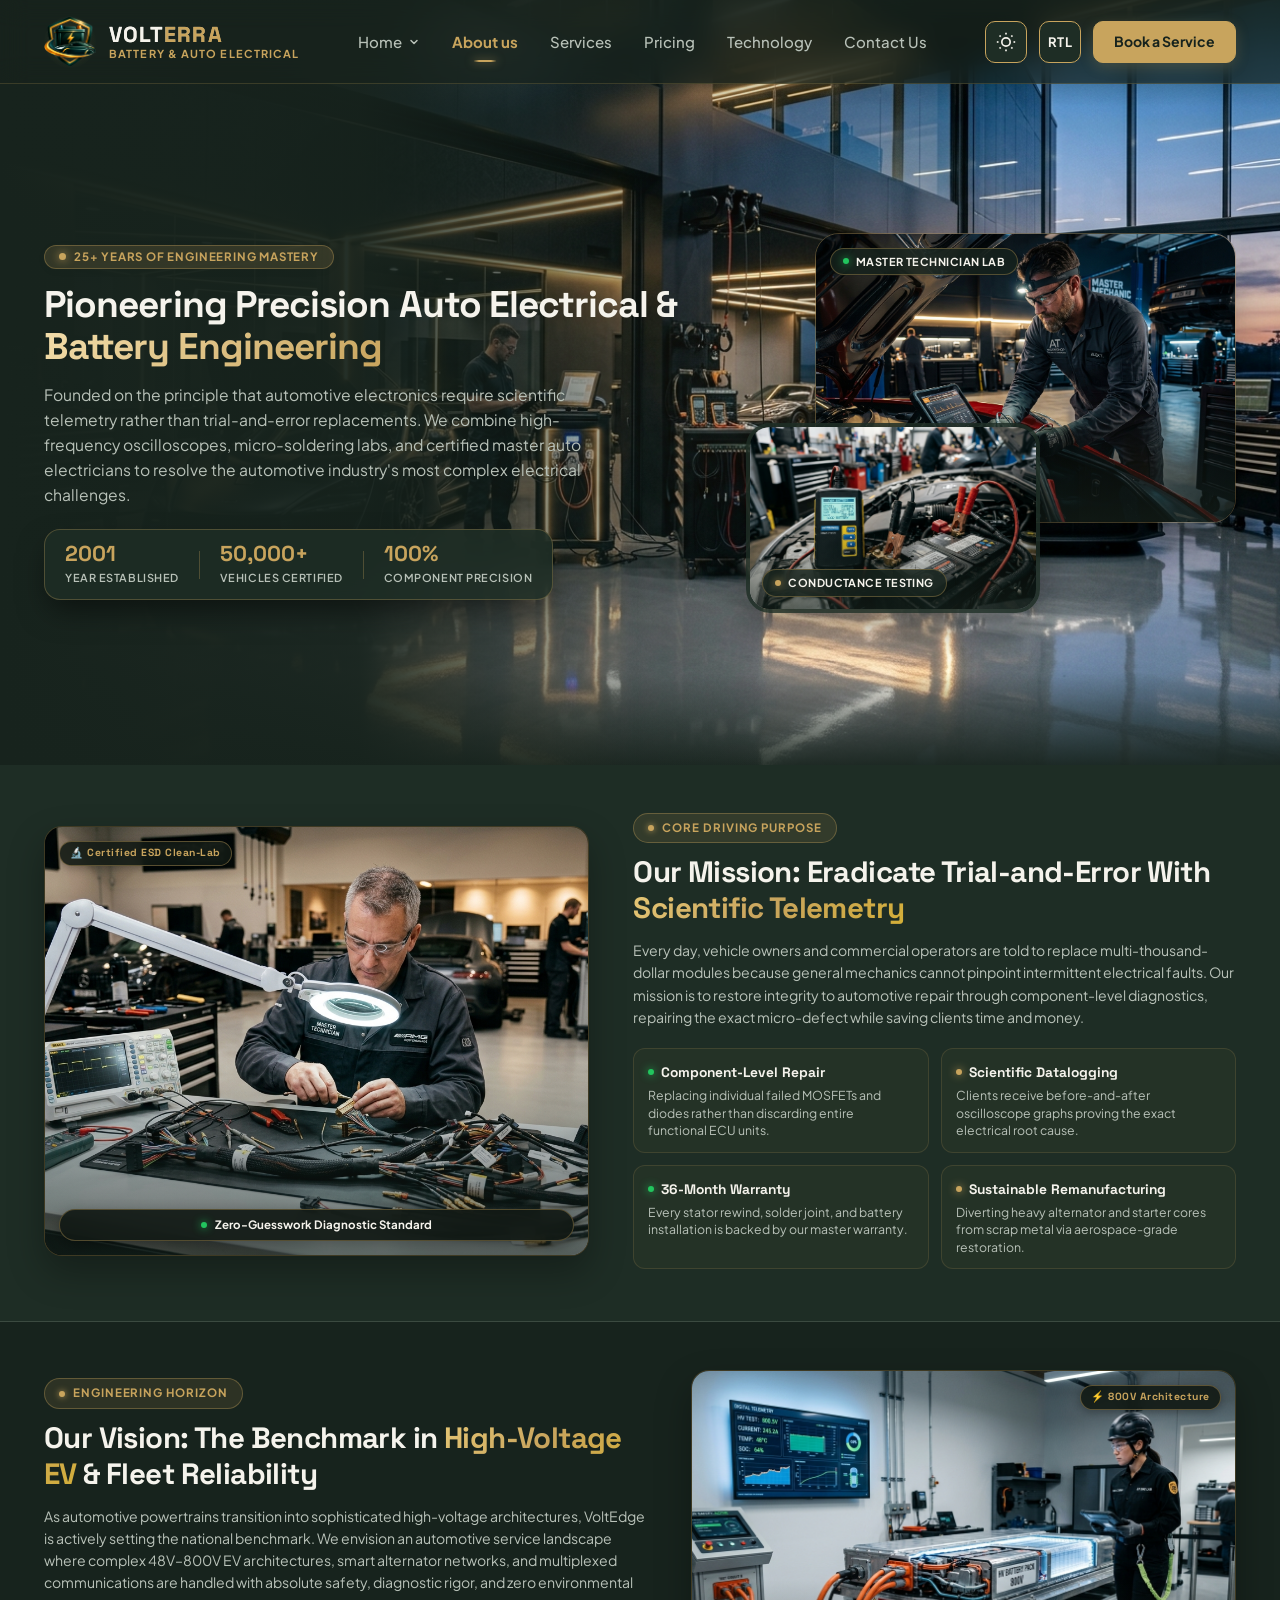
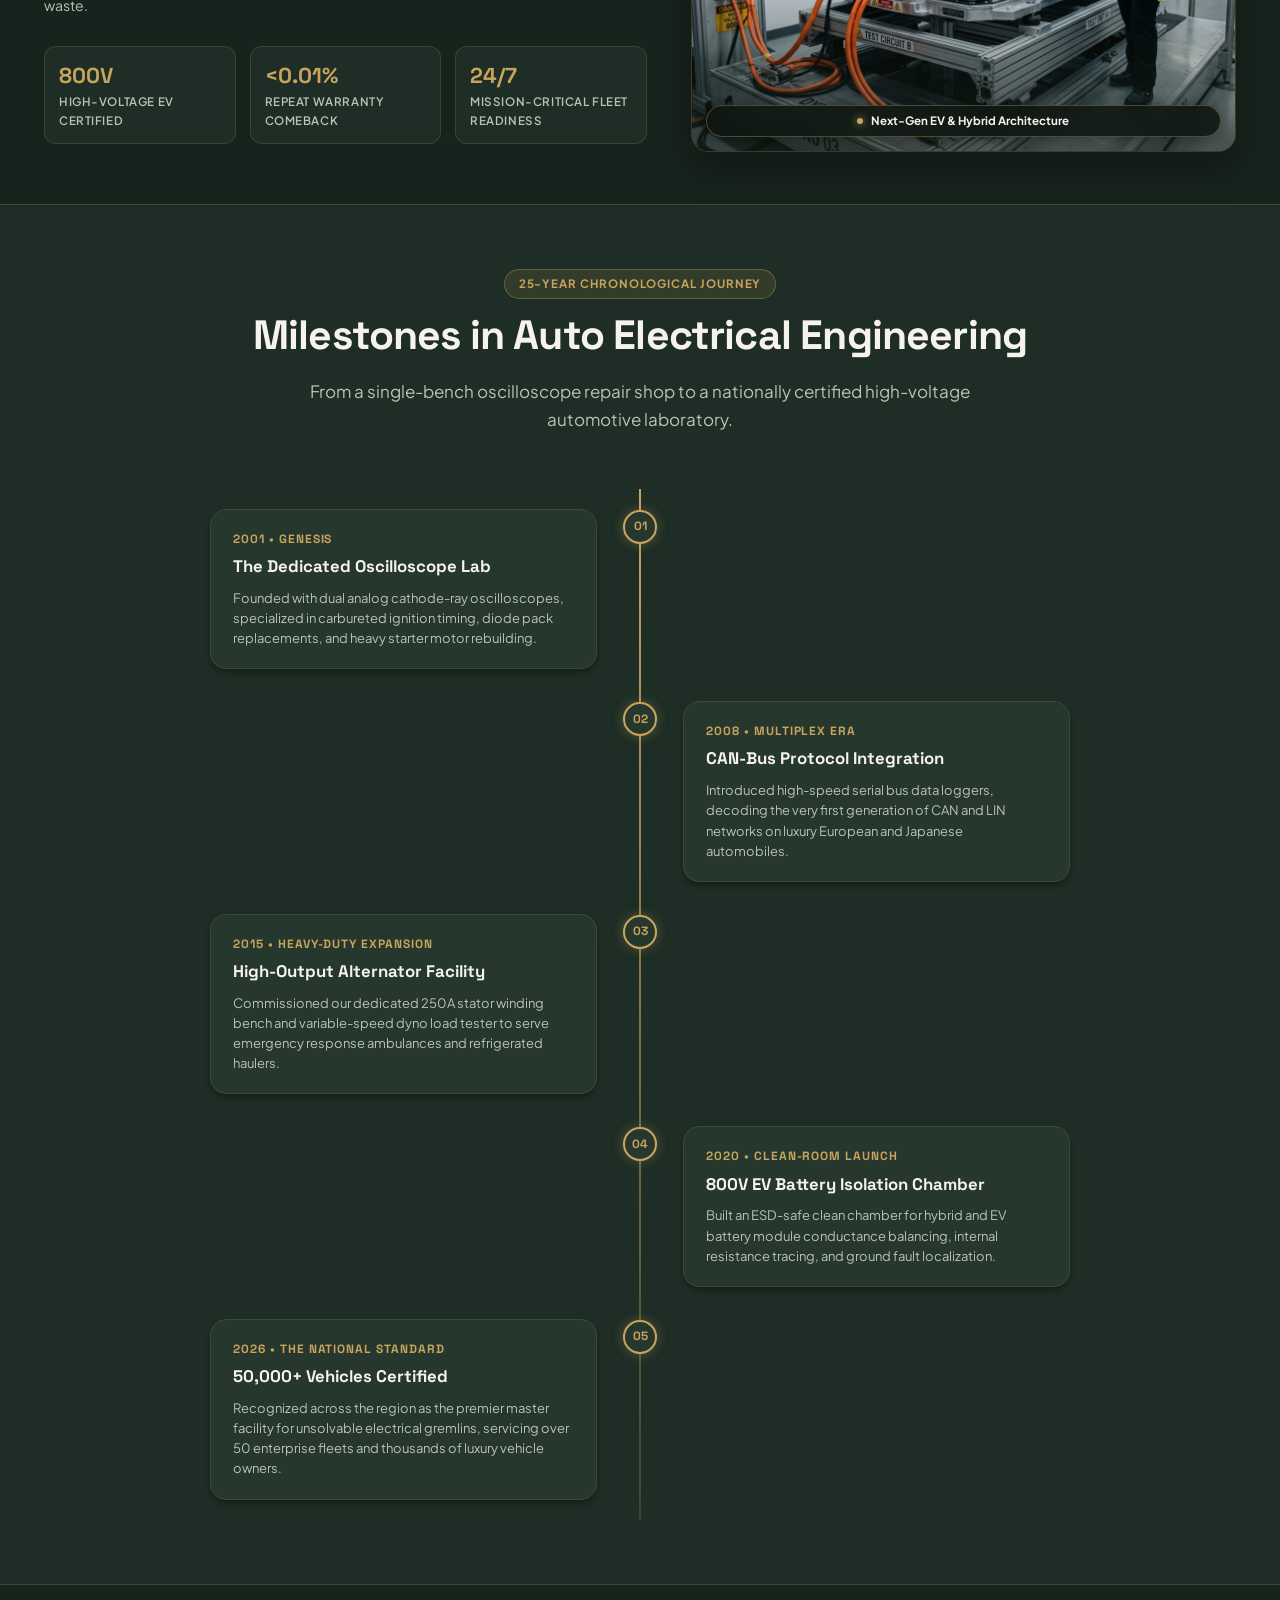
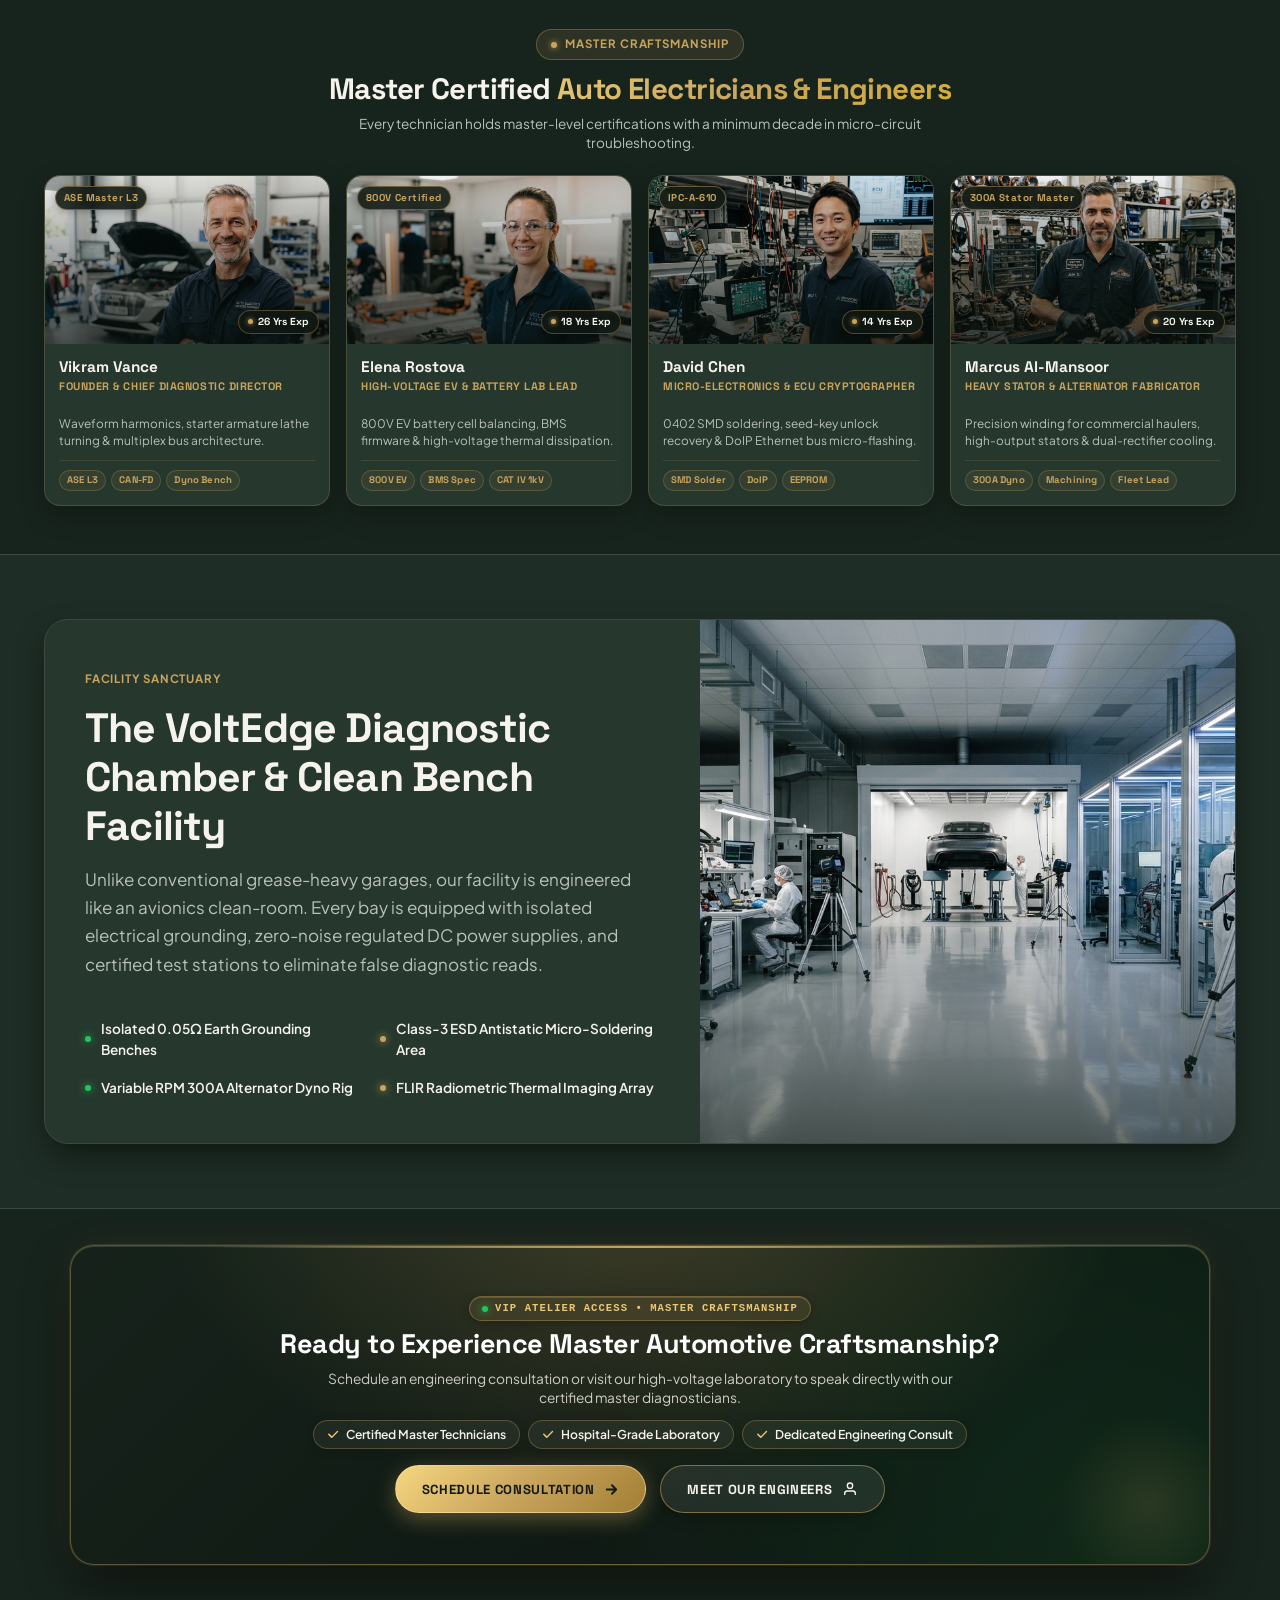
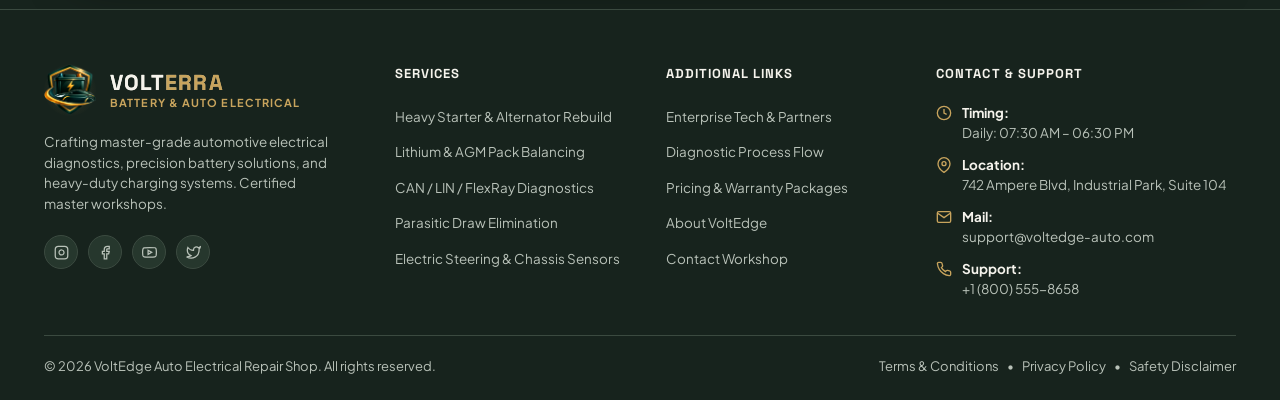
<file: About.html>
<!DOCTYPE html>
<html lang="en" dir="ltr" data-theme="dark">
<head>
  <meta charset="UTF-8">
  <meta name="viewport" content="width=device-width, initial-scale=1.0">
  <title>About Us | VoltEdge Master Auto Electrical &amp; Battery Engineering</title>
  <meta name="description" content="Discover VoltEdge's 25-year legacy of master auto electrical diagnostics, high-voltage battery lab engineering, component-level micro-repairs, and our certified team.">
  <link rel="preconnect" href="https://fonts.googleapis.com">
  <link rel="preconnect" href="https://fonts.gstatic.com" crossorigin>
  <link href="https://fonts.googleapis.com/css2?family=Plus+Jakarta+Sans:wght@300;400;500;600;700;800&family=Space+Grotesk:wght@500;600;700&display=swap" rel="stylesheet">
  <link rel="icon" type="image/png" href="assets/images/logo_icon.png">
  <link rel="stylesheet" href="index.css">
  <link rel="stylesheet" href="About.css">
</head>
<body>
  <!-- HEADER & NAVIGATION (Exact Same Design as Home 1) -->
  <header class="site-header" id="site-header">
    <div class="header-container">
      <!-- Left: Brand Logo & Name -->
      <a href="index.html" class="brand-logo" id="brand-logo" aria-label="VOLTERRA Battery & Auto Electrical">
        <span class="logo-icon-wrap">
          <img src="assets/images/logo_transparent.png" alt="VOLTERRA Luxury Auto Electrical" class="brand-logo-img">
        </span>
        <div class="brand-text">
          <span class="brand-title" dir="ltr"><span class="brand-title-primary">VOLT</span><span class="brand-title-secondary">ERRA</span></span>
          <span class="brand-subtitle">Battery &amp; Auto Electrical</span>
        </div>
      </a>

      <!-- Middle: 6 Nav Links (Dashboard MUST be the last link) -->
      <nav class="nav-menu" id="nav-menu">
        <ul class="nav-list">
          <li class="nav-item has-dropdown" id="nav-home-dropdown">
            <a href="index.html" class="nav-link" id="nav-home">
              <span>Home</span>
              <svg class="chevron-icon" viewBox="0 0 16 16" fill="none" stroke="currentColor">
                <path d="M4 6L8 10L12 6" stroke-width="2" stroke-linecap="round" stroke-linejoin="round"/>
              </svg>
            </a>
            <div class="nav-dropdown-menu">
              <a href="index.html" class="dropdown-item" id="nav-home1-link">
                <div class="dropdown-item-title">Home 1 (Classic Specialist)</div>
                <div class="dropdown-item-desc">Precision Diagnostics &amp; Battery Hub</div>
              </a>
              <a href="home-2.html" class="dropdown-item" id="nav-home2-link">
                <div class="dropdown-item-title">Home 2 (Fleet &amp; High-Voltage)</div>
                <div class="dropdown-item-desc">Commercial Fleet &amp; EV Architecture</div>
              </a>
            </div>
          </li>
          <li class="nav-item">
            <a href="#about-hero" class="nav-link active" id="nav-about">About us</a>
          </li>
          <li class="nav-item">
            <a href="service.html" class="nav-link" id="nav-services">Services</a>
          </li>
          <li class="nav-item">
            <a href="pricing.html" class="nav-link" id="nav-pricing">Pricing</a>
          </li>
          <li class="nav-item">
            <a href="technology.html" class="nav-link" id="nav-tech">Technology</a>
          </li>
          <li class="nav-item">
            <a href="contact.html" class="nav-link" id="nav-contact">Contact Us</a>
          </li>
          <li class="nav-item nav-item-cta">
            <a href="book-service.html" class="btn btn-primary nav-menu-book-btn" id="nav-mobile-book-btn">
              <span>Book a Service</span>
            </a>
          </li>
        </ul>
      </nav>

      <!-- Right: Utility Controls & Primary CTA -->
      <div class="header-actions">
        <!-- Theme Toggle -->
        <button class="icon-toggle-btn" id="theme-toggle" aria-label="Toggle Dark and Light Mode" title="Toggle Dark/Light Mode">
          <svg class="theme-icon sun-icon" viewBox="0 0 24 24" fill="none" stroke="currentColor" stroke-width="2">
            <circle cx="12" cy="12" r="5"></circle>
            <line x1="12" y1="1" x2="12" y2="3"></line>
            <line x1="12" y1="21" x2="12" y2="23"></line>
            <line x1="4.22" y1="4.22" x2="5.64" y2="5.64"></line>
            <line x1="18.36" y1="18.36" x2="19.78" y2="19.78"></line>
            <line x1="1" y1="12" x2="3" y2="12"></line>
            <line x1="21" y1="12" x2="23" y2="12"></line>
            <line x1="4.22" y1="19.78" x2="5.64" y2="18.36"></line>
            <line x1="18.36" y1="5.64" x2="19.78" y2="4.22"></line>
          </svg>
          <svg class="theme-icon moon-icon" viewBox="0 0 24 24" fill="none" stroke="currentColor" stroke-width="2">
            <path d="M21 12.79A9 9 0 1 1 11.21 3 7 7 0 0 0 21 12.79z"></path>
          </svg>
        </button>

        <!-- RTL Button -->
        <button class="icon-toggle-btn rtl-toggle-btn" id="rtl-toggle" aria-label="Toggle RTL and LTR" title="Toggle RTL / LTR Direction">
          <span class="rtl-text-indicator">RTL</span>
        </button>

        <!-- Primary CTA: Book a Service -->
        <a href="book-service.html" class="btn btn-primary header-cta-btn" id="header-book-btn">
          <span>Book a Service</span>
        </a>

        <!-- Mobile Menu Toggle Button -->
        <button class="mobile-menu-btn" id="mobile-menu-btn" aria-label="Toggle Navigation Menu">
          <svg class="menu-icon" viewBox="0 0 24 24" fill="none" stroke="currentColor" stroke-width="2.2" stroke-linecap="round" stroke-linejoin="round" aria-hidden="true">
            <line x1="4" y1="6" x2="20" y2="6"></line>
            <line x1="4" y1="12" x2="20" y2="12"></line>
            <line x1="4" y1="18" x2="20" y2="18"></line>
          </svg>
        </button>
      </div>
    </div>
  </header>

  <main>
    <!-- 1. ABOUT US PREMIUM HERO BANNER (Fit in Screen) -->
    <section class="about-hero-section" id="about-hero">
      <div class="about-hero-bg-media">
        <img 
          src="assets/images/about_hero_bg.jpg" 
          alt="VoltEdge Auto Electrical Workshop and Diagnostic Chamber" 
          class="about-hero-bg-img"
          loading="eager"
        >
        <div class="about-hero-overlay"></div>
      </div>
      <div class="about-hero-ambient-glow"></div>
      <div class="container about-hero-container">
        <!-- Left: Paratext Content -->
        <div class="about-hero-content">
          <div class="about-hero-badge">
            <span class="pulse-indicator"></span>
            <span class="badge-text">25+ Years of Engineering Mastery</span>
          </div>

          <h1 class="about-hero-headline">
            Pioneering Precision Auto Electrical &amp; <span class="hero-headline-highlight">Battery Engineering</span>
          </h1>

          <p class="about-hero-paratext">
            Founded on the principle that automotive electronics require scientific telemetry rather than trial-and-error replacements. We combine high-frequency oscilloscopes, micro-soldering labs, and certified master auto electricians to resolve the automotive industry's most complex electrical challenges.
          </p>

          <!-- Legacy Metrics -->
          <div class="about-hero-metrics">
            <div class="metric-card">
              <div class="metric-number">2001</div>
              <div class="metric-label">Year Established</div>
            </div>
            <div class="metric-divider"></div>
            <div class="metric-card">
              <div class="metric-number">50,000+</div>
              <div class="metric-label">Vehicles Certified</div>
            </div>
            <div class="metric-divider"></div>
            <div class="metric-card">
              <div class="metric-number">100%</div>
              <div class="metric-label">Component Precision</div>
            </div>
          </div>
        </div>

        <!-- Right: Legacy Showcase Frame -->
        <div class="about-hero-visual">
          <div class="about-hero-main-card">
            <img 
              src="assets/images/about_hero_master.jpg" 
              alt="Master technician running serial bus diagnostics" 
              class="hero-img"
              loading="eager"
            >
            <div class="image-gradient-overlay"></div>
            <div class="card-status-pill">
              <span class="status-pulse-dot"></span>
              <span>Master Technician Lab</span>
            </div>
          </div>

          <div class="about-hero-sub-card">
            <img 
              src="assets/images/about_hero_conductance.jpg" 
              alt="Automotive battery conductance analysis" 
              class="hero-img"
              loading="eager"
            >
            <div class="image-gradient-overlay"></div>
            <div class="card-status-pill bottom-pill">
              <span class="status-pulse-dot gold"></span>
              <span>Conductance Testing</span>
            </div>
          </div>
        </div>
      </div>
    </section>

    <!-- 2. OUR MISSION: Left Image, Right Paratext Content -->
    <section class="mission-section" id="mission">
      <div class="container mission-grid">
        <!-- Left Image -->
        <div class="mission-image-wrap">
          <img 
            src="assets/images/about_mission_lab.jpg" 
            alt="Master auto electrician troubleshooting wire harness" 
            loading="lazy"
          >
          <div class="image-gradient-overlay"></div>
          <div class="mission-top-chip">&#128300; Certified ESD Clean-Lab</div>
          <div class="mission-badge-pill">
            <span class="status-pulse-dot"></span>
            <span>Zero-Guesswork Diagnostic Standard</span>
          </div>
        </div>

        <!-- Right Paratext Content -->
        <div class="mission-content">
          <span class="section-tag">
            <span class="tag-status-dot"></span>
            Core Driving Purpose
          </span>
          <h2 class="section-title mission-title">Our Mission: Eradicate Trial-and-Error With <span class="text-gold-accent">Scientific Telemetry</span></h2>
          <p class="section-subtitle mission-subtitle">
            Every day, vehicle owners and commercial operators are told to replace multi-thousand-dollar modules because general mechanics cannot pinpoint intermittent electrical faults. Our mission is to restore integrity to automotive repair through component-level diagnostics, repairing the exact micro-defect while saving clients time and money.
          </p>

          <div class="mission-pillars">
            <div class="mission-pillar-card">
              <div class="pillar-title">
                <span class="status-pulse-dot"></span>
                <span>Component-Level Repair</span>
              </div>
              <p class="pillar-desc">Replacing individual failed MOSFETs and diodes rather than discarding entire functional ECU units.</p>
            </div>

            <div class="mission-pillar-card">
              <div class="pillar-title">
                <span class="status-pulse-dot gold"></span>
                <span>Scientific Datalogging</span>
              </div>
              <p class="pillar-desc">Clients receive before-and-after oscilloscope graphs proving the exact electrical root cause.</p>
            </div>

            <div class="mission-pillar-card">
              <div class="pillar-title">
                <span class="status-pulse-dot"></span>
                <span>36-Month Warranty</span>
              </div>
              <p class="pillar-desc">Every stator rewind, solder joint, and battery installation is backed by our master warranty.</p>
            </div>

            <div class="mission-pillar-card">
              <div class="pillar-title">
                <span class="status-pulse-dot gold"></span>
                <span>Sustainable Remanufacturing</span>
              </div>
              <p class="pillar-desc">Diverting heavy alternator and starter cores from scrap metal via aerospace-grade restoration.</p>
            </div>
          </div>
        </div>
      </div>
    </section>

    <!-- 3. OUR VISION: Right Image, Left Paratext Content -->
    <section class="vision-section" id="vision">
      <div class="container vision-grid">
        <!-- Left Paratext Content -->
        <div class="vision-content">
          <span class="section-tag">
            <span class="tag-status-dot"></span>
            Engineering Horizon
          </span>
          <h2 class="section-title vision-title">Our Vision: The Benchmark in <span class="text-gold-accent">High-Voltage EV</span> &amp; Fleet Reliability</h2>
          <p class="section-subtitle vision-subtitle">
            As automotive powertrains transition into sophisticated high-voltage architectures, VoltEdge is actively setting the national benchmark. We envision an automotive service landscape where complex 48V&ndash;800V EV architectures, smart alternator networks, and multiplexed communications are handled with absolute safety, diagnostic rigor, and zero environmental waste.
          </p>

          <div class="vision-stats-row">
            <div class="vision-stat-box">
              <span class="vision-stat-val">800V</span>
              <span class="vision-stat-lbl">High-Voltage EV Certified</span>
            </div>
            <div class="vision-stat-box">
              <span class="vision-stat-val">&lt;0.01%</span>
              <span class="vision-stat-lbl">Repeat Warranty Comeback</span>
            </div>
            <div class="vision-stat-box">
              <span class="vision-stat-val">24/7</span>
              <span class="vision-stat-lbl">Mission-Critical Fleet Readiness</span>
            </div>
          </div>
        </div>

        <!-- Right Image -->
        <div class="vision-image-wrap">
          <img 
            src="assets/images/about_vision_ev.jpg" 
            alt="High-voltage 800V EV battery architecture and powertrain calibration" 
            loading="lazy"
          >
          <div class="image-gradient-overlay"></div>
          <div class="mission-top-chip" style="left: auto; right: 14px;">&#9889; 800V Architecture</div>
          <div class="mission-badge-pill" style="left: 14px; right: 14px;">
            <span class="status-pulse-dot gold"></span>
            <span>Next-Gen EV &amp; Hybrid Architecture</span>
          </div>
        </div>
      </div>
    </section>

    <!-- 4. SUCCESS TIMELINE OF BATTERY & AUTO ELECTRICAL REPAIR SHOP -->
    <section class="success-timeline-section" id="timeline">
      <div class="container">
        <div class="section-header text-center">
          <span class="section-tag">25-Year Chronological Journey</span>
          <h2 class="section-title">Milestones in Auto Electrical Engineering</h2>
          <p class="section-subtitle">
            From a single-bench oscilloscope repair shop to a nationally certified high-voltage automotive laboratory.
          </p>
        </div>

        <div class="success-timeline-wrap">
          <!-- Milestone 1 -->
          <div class="timeline-milestone-item left">
            <div class="milestone-marker">01</div>
            <div class="milestone-content-card">
              <div class="milestone-year-tag">2001 &bull; Genesis</div>
              <h3 class="milestone-card-title">The Dedicated Oscilloscope Lab</h3>
              <p class="milestone-card-desc">
                Founded with dual analog cathode-ray oscilloscopes, specialized in carbureted ignition timing, diode pack replacements, and heavy starter motor rebuilding.
              </p>
            </div>
          </div>

          <!-- Milestone 2 -->
          <div class="timeline-milestone-item right">
            <div class="milestone-marker">02</div>
            <div class="milestone-content-card">
              <div class="milestone-year-tag">2008 &bull; Multiplex Era</div>
              <h3 class="milestone-card-title">CAN-Bus Protocol Integration</h3>
              <p class="milestone-card-desc">
                Introduced high-speed serial bus data loggers, decoding the very first generation of CAN and LIN networks on luxury European and Japanese automobiles.
              </p>
            </div>
          </div>

          <!-- Milestone 3 -->
          <div class="timeline-milestone-item left">
            <div class="milestone-marker">03</div>
            <div class="milestone-content-card">
              <div class="milestone-year-tag">2015 &bull; Heavy-Duty Expansion</div>
              <h3 class="milestone-card-title">High-Output Alternator Facility</h3>
              <p class="milestone-card-desc">
                Commissioned our dedicated 250A stator winding bench and variable-speed dyno load tester to serve emergency response ambulances and refrigerated haulers.
              </p>
            </div>
          </div>

          <!-- Milestone 4 -->
          <div class="timeline-milestone-item right">
            <div class="milestone-marker">04</div>
            <div class="milestone-content-card">
              <div class="milestone-year-tag">2020 &bull; Clean-Room Launch</div>
              <h3 class="milestone-card-title">800V EV Battery Isolation Chamber</h3>
              <p class="milestone-card-desc">
                Built an ESD-safe clean chamber for hybrid and EV battery module conductance balancing, internal resistance tracing, and ground fault localization.
              </p>
            </div>
          </div>

          <!-- Milestone 5 -->
          <div class="timeline-milestone-item left">
            <div class="milestone-marker">05</div>
            <div class="milestone-content-card">
              <div class="milestone-year-tag">2026 &bull; The National Standard</div>
              <h3 class="milestone-card-title">50,000+ Vehicles Certified</h3>
              <p class="milestone-card-desc">
                Recognized across the region as the premier master facility for unsolvable electrical gremlins, servicing over 50 enterprise fleets and thousands of luxury vehicle owners.
              </p>
            </div>
          </div>
        </div>
      </div>
    </section>

    <!-- 5. OUR TEAM CARDS (Master Certified Specialists) -->
    <section class="team-section" id="team">
      <div class="container">
        <div class="section-header text-center team-section-header">
          <span class="section-tag" style="margin-left: auto; margin-right: auto;">
            <span class="tag-status-dot"></span>
            Master Craftsmanship
          </span>
          <h2 class="section-title">Master Certified <span class="text-gold-accent">Auto Electricians &amp; Engineers</span></h2>
          <p class="section-subtitle">
            Every technician holds master-level certifications with a minimum decade in micro-circuit troubleshooting.
          </p>
        </div>

        <div class="team-grid-4">
          <!-- Member 1 -->
          <div class="team-member-card">
            <div class="team-member-avatar-wrap">
              <img src="assets/images/team_vikram.jpg" alt="Vikram Vance, Master Auto Electrician" loading="lazy">
              <div class="team-avatar-overlay"></div>
              <span class="team-top-chip">ASE Master L3</span>
              <span class="team-member-exp-badge"><span class="exp-dot"></span>26 Yrs Exp</span>
            </div>
            <div class="team-member-body">
              <h3 class="team-member-name">Vikram Vance</h3>
              <span class="team-member-role">Founder &amp; Chief Diagnostic Director</span>
              <p class="team-member-bio">Waveform harmonics, starter armature lathe turning &amp; multiplex bus architecture.</p>
              <div class="team-skills-chips">
                <span class="skill-chip-micro">ASE L3</span>
                <span class="skill-chip-micro">CAN-FD</span>
                <span class="skill-chip-micro">Dyno Bench</span>
              </div>
            </div>
          </div>

          <!-- Member 2 -->
          <div class="team-member-card">
            <div class="team-member-avatar-wrap">
              <img src="assets/images/team_elena.jpg" alt="Elena Rostova, High-Voltage EV Specialist" loading="lazy">
              <div class="team-avatar-overlay"></div>
              <span class="team-top-chip">800V Certified</span>
              <span class="team-member-exp-badge"><span class="exp-dot"></span>18 Yrs Exp</span>
            </div>
            <div class="team-member-body">
              <h3 class="team-member-name">Elena Rostova</h3>
              <span class="team-member-role">High-Voltage EV &amp; Battery Lab Lead</span>
              <p class="team-member-bio">800V EV battery cell balancing, BMS firmware &amp; high-voltage thermal dissipation.</p>
              <div class="team-skills-chips">
                <span class="skill-chip-micro">800V EV</span>
                <span class="skill-chip-micro">BMS Spec</span>
                <span class="skill-chip-micro">CAT IV 1kV</span>
              </div>
            </div>
          </div>

          <!-- Member 3 -->
          <div class="team-member-card">
            <div class="team-member-avatar-wrap">
              <img src="assets/images/team_david.jpg" alt="David Chen, ECU & Firmware Specialist" loading="lazy">
              <div class="team-avatar-overlay"></div>
              <span class="team-top-chip">IPC-A-610</span>
              <span class="team-member-exp-badge"><span class="exp-dot"></span>14 Yrs Exp</span>
            </div>
            <div class="team-member-body">
              <h3 class="team-member-name">David Chen</h3>
              <span class="team-member-role">Micro-Electronics &amp; ECU Cryptographer</span>
              <p class="team-member-bio">0402 SMD soldering, seed-key unlock recovery &amp; DoIP Ethernet bus micro-flashing.</p>
              <div class="team-skills-chips">
                <span class="skill-chip-micro">SMD Solder</span>
                <span class="skill-chip-micro">DoIP</span>
                <span class="skill-chip-micro">EEPROM</span>
              </div>
            </div>
          </div>

          <!-- Member 4 -->
          <div class="team-member-card">
            <div class="team-member-avatar-wrap">
              <img src="assets/images/team_marcus.jpg" alt="Marcus Al-Mansoor, Heavy Stator Specialist" loading="lazy">
              <div class="team-avatar-overlay"></div>
              <span class="team-top-chip">300A Stator Master</span>
              <span class="team-member-exp-badge"><span class="exp-dot"></span>20 Yrs Exp</span>
            </div>
            <div class="team-member-body">
              <h3 class="team-member-name">Marcus Al-Mansoor</h3>
              <span class="team-member-role">Heavy Stator &amp; Alternator Fabricator</span>
              <p class="team-member-bio">Precision winding for commercial haulers, high-output stators &amp; dual-rectifier cooling.</p>
              <div class="team-skills-chips">
                <span class="skill-chip-micro">300A Dyno</span>
                <span class="skill-chip-micro">Machining</span>
                <span class="skill-chip-micro">Fleet Lead</span>
              </div>
            </div>
          </div>
        </div>
      </div>
    </section>

    <!-- 6. BATTERY & AUTO ELECTRICAL REPAIR SHOP RELATED MORE PREMIUM SECTION: SANCTUARY FACILITY -->
    <section class="sanctuary-section" id="facility">
      <div class="container">
        <div class="sanctuary-box">
          <div class="sanctuary-details">
            <span class="hero2-badge" style="margin-bottom: 14px; width: fit-content;">
              <span class="pulse-indicator"></span>
              <span class="badge-text">Facility Sanctuary</span>
            </span>
            <h2 class="section-title" style="text-align: left; margin-bottom: 14px;">The VoltEdge Diagnostic Chamber &amp; Clean Bench Facility</h2>
            <p class="section-subtitle" style="text-align: left; margin: 0 0 16px 0;">
              Unlike conventional grease-heavy garages, our facility is engineered like an avionics clean-room. Every bay is equipped with isolated electrical grounding, zero-noise regulated DC power supplies, and certified test stations to eliminate false diagnostic reads.
            </p>

            <div class="sanctuary-checklist">
              <div class="sanctuary-check-item">
                <span class="status-pulse-dot"></span>
                <span>Isolated 0.05&Omega; Earth Grounding Benches</span>
              </div>
              <div class="sanctuary-check-item">
                <span class="status-pulse-dot gold"></span>
                <span>Class-3 ESD Antistatic Micro-Soldering Area</span>
              </div>
              <div class="sanctuary-check-item">
                <span class="status-pulse-dot"></span>
                <span>Variable RPM 300A Alternator Dyno Rig</span>
              </div>
              <div class="sanctuary-check-item">
                <span class="status-pulse-dot gold"></span>
                <span>FLIR Radiometric Thermal Imaging Array</span>
              </div>
            </div>
          </div>

          <div class="sanctuary-media-wrap">
            <img 
              src="assets/images/about_sanctuary_facility.jpg" 
              alt="VoltEdge master electrical diagnostic bay" 
              loading="lazy"
            >
            <div class="image-gradient-overlay"></div>
          </div>
        </div>
      </div>
    </section>

    <!-- ==========================================================================
         PREMIUM MASTER CALL-TO-ACTION (CTA) CARDS SECTION
         Architected for Ultra-Luxury Automotive Engineering Aesthetics
         ========================================================================== -->
    <!-- ==========================================================================
         PREMIUM CTA CARD - IMAGE 2 REFERENCE (DARK CENTERED LUXURY CARD)
         ========================================================================== -->
    <section class="premium-cta-section" id="premium-cta-section">
      <div class="container">
        <div class="cta-card-dark-centered">
          <!-- Top Atelier Pill Badge -->
          <div class="cta-top-badge">
            <span class="cta-home-badge-dot"></span>
            <span>VIP ATELIER ACCESS &bull; MASTER CRAFTSMANSHIP</span>
          </div>

          <h2 class="cta-dark-title">Ready to Experience Master Automotive Craftsmanship?</h2>
          <p class="cta-dark-subtitle">Schedule an engineering consultation or visit our high-voltage laboratory to speak directly with our certified master diagnosticians.</p>

          <!-- 3 Value Guarantee Feature Pills -->
          <div class="cta-feature-pills-row">
            <div class="cta-feature-pill">
              <svg class="cta-pill-icon" viewBox="0 0 16 16" fill="currentColor"><path d="M13.485 3.515a1 1 0 0 1 0 1.414l-7 7a1 1 0 0 1-1.414 0l-3.5-3.5a1 1 0 1 1 1.414-1.414L6 10.086l6.293-6.293a1 1 0 0 1 1.414 0z"/></svg>
              <span>Certified Master Technicians</span>
            </div>
            <div class="cta-feature-pill">
              <svg class="cta-pill-icon" viewBox="0 0 16 16" fill="currentColor"><path d="M13.485 3.515a1 1 0 0 1 0 1.414l-7 7a1 1 0 0 1-1.414 0l-3.5-3.5a1 1 0 1 1 1.414-1.414L6 10.086l6.293-6.293a1 1 0 0 1 1.414 0z"/></svg>
              <span>Hospital-Grade Laboratory</span>
            </div>
            <div class="cta-feature-pill">
              <svg class="cta-pill-icon" viewBox="0 0 16 16" fill="currentColor"><path d="M13.485 3.515a1 1 0 0 1 0 1.414l-7 7a1 1 0 0 1-1.414 0l-3.5-3.5a1 1 0 1 1 1.414-1.414L6 10.086l6.293-6.293a1 1 0 0 1 1.414 0z"/></svg>
              <span>Dedicated Engineering Consult</span>
            </div>
          </div>

          <div class="cta-dark-actions">
            <a href="book-service.html" class="cta-btn-gold" id="about-cta-book-btn">
              <span>Schedule Consultation</span>
              <svg width="15" height="15" viewBox="0 0 16 16" fill="none" stroke="currentColor">
                <path d="M3 8H13M13 8L8.5 3.5M13 8L8.5 12.5" stroke-width="2" stroke-linecap="round" stroke-linejoin="round"/>
              </svg>
            </a>
            <a href="contact.html" class="cta-btn-outline-pill" id="about-cta-engineer-btn">
              <span>Meet Our Engineers</span>
              <svg width="16" height="16" viewBox="0 0 24 24" fill="none" stroke="currentColor" stroke-width="2">
                <path d="M20 21v-2a4 4 0 0 0-4-4H8a4 4 0 0 0-4 4v2"/>
                <circle cx="12" cy="7" r="4"/>
              </svg>
            </a>
          </div>
        </div>
      </div>
    </section>
  </main>

  <!-- FOOTER (Exact Same Design & Sizing as Home 1) -->
  <footer class="site-footer" id="site-footer">
    <div class="container">
      <div class="footer-grid-4">
        <!-- Column 1: Brand Info & Socials -->
        <div class="footer-column footer-brand-column">
          <div class="brand-logo footer-logo">
            <span class="logo-icon-wrap">
              <img src="assets/images/logo_transparent.png" alt="VOLTERRA Luxury Auto Electrical" class="brand-logo-img">
            </span>
            <div class="brand-text">
              <span class="brand-title" dir="ltr"><span class="brand-title-primary">VOLT</span><span class="brand-title-secondary">ERRA</span></span>
              <span class="brand-subtitle">Battery &amp; Auto Electrical</span>
            </div>
          </div>
          <p class="footer-brand-text">
            Crafting master-grade automotive electrical diagnostics, precision battery solutions, and heavy-duty charging systems. Certified master workshops.
          </p>
          <div class="footer-social-icons">
            <a href="https://instagram.com" class="social-link" aria-label="Instagram" target="_blank" rel="noopener">
              <svg viewBox="0 0 24 24" fill="none" stroke="currentColor" stroke-width="2">
                <rect x="2" y="2" width="20" height="20" rx="5" ry="5"/>
                <path d="M16 11.37A4 4 0 1 1 12.63 8 4 4 0 0 1 16 11.37z"/>
                <line x1="17.5" y1="6.5" x2="17.51" y2="6.5"/>
              </svg>
            </a>
            <a href="https://facebook.com" class="social-link" aria-label="Facebook" target="_blank" rel="noopener">
              <svg viewBox="0 0 24 24" fill="none" stroke="currentColor" stroke-width="2">
                <path d="M18 2h-3a5 5 0 0 0-5 5v3H7v4h3v8h4v-8h3l1-4h-4V7a1 1 0 0 1 1-1h3z"/>
              </svg>
            </a>
            <a href="https://youtube.com" class="social-link" aria-label="YouTube" target="_blank" rel="noopener">
              <svg viewBox="0 0 24 24" fill="none" stroke="currentColor" stroke-width="2">
                <path d="M22.54 6.42a2.78 2.78 0 0 0-1.94-2C18.88 4 12 4 12 4s-6.88 0-8.6.46a2.78 2.78 0 0 0-1.94 2A29 29 0 0 0 1 11.75a29 29 0 0 0 .46 5.33A2.78 2.78 0 0 0 3.4 19c1.72.46 8.6.46 8.6.46s6.88 0 8.6-.46a2.78 2.78 0 0 0 1.94-2 29 29 0 0 0 .46-5.25 29 29 0 0 0-.46-5.33z"/>
                <polygon points="9.75 15.02 15.5 11.75 9.75 8.48 9.75 15.02"/>
              </svg>
            </a>
            <a href="https://twitter.com" class="social-link" aria-label="X Twitter" target="_blank" rel="noopener">
              <svg viewBox="0 0 24 24" fill="none" stroke="currentColor" stroke-width="2">
                <path d="M23 3a10.9 10.9 0 0 1-3.14 1.53 4.48 4.48 0 0 0-7.86 3v1A10.66 10.66 0 0 1 3 4s-4 9 5 13a11.64 11.64 0 0 1-7 2c9 5 20 0 20-11.5a4.5 4.5 0 0 0-.08-.83A7.72 7.72 0 0 0 23 3z"/>
              </svg>
            </a>
          </div>
        </div>

        <!-- Column 2: Services -->
        <div class="footer-column">
          <h4 class="footer-heading">Services</h4>
          <ul class="footer-links">
            <li><a href="service.html">Heavy Starter &amp; Alternator Rebuild</a></li>
            <li><a href="service.html">Lithium &amp; AGM Pack Balancing</a></li>
            <li><a href="service.html">CAN / LIN / FlexRay Diagnostics</a></li>
            <li><a href="service.html">Parasitic Draw Elimination</a></li>
            <li><a href="service.html">Electric Steering &amp; Chassis Sensors</a></li>
          </ul>
        </div>

        <!-- Column 3: Additional Links -->
        <div class="footer-column">
          <h4 class="footer-heading">Additional Links</h4>
          <ul class="footer-links">
            <li><a href="technology.html">Enterprise Tech &amp; Partners</a></li>
            <li><a href="pricing.html">Diagnostic Process Flow</a></li>
            <li><a href="Pricing detail.html?id=1">Pricing &amp; Warranty Packages</a></li>
            <li><a href="About.html">About VoltEdge</a></li>
            <li><a href="contact.html">Contact Workshop</a></li>
          </ul>
        </div>

        <!-- Column 4: Contact & Support (Matching Exact Format) -->
        <div class="footer-column footer-contact-column">
          <h4 class="footer-heading">Contact &amp; Support</h4>
          <div class="footer-contact-list">
            <div class="footer-contact-row">
              <svg class="contact-inline-svg" viewBox="0 0 24 24" fill="none" stroke="currentColor" stroke-width="2">
                <circle cx="12" cy="12" r="10"></circle>
                <polyline points="12 6 12 12 16 14"></polyline>
              </svg>
              <div class="contact-row-content">
                <span class="contact-row-title">Timing:</span>
                <span class="contact-row-val">Daily: 07:30 AM &ndash; 06:30 PM</span>
              </div>
            </div>

            <div class="footer-contact-row">
              <svg class="contact-inline-svg" viewBox="0 0 24 24" fill="none" stroke="currentColor" stroke-width="2">
                <path d="M21 10c0 7-9 13-9 13s-9-6-9-13a9 9 0 0 1 18 0z"></path>
                <circle cx="12" cy="10" r="3"></circle>
              </svg>
              <div class="contact-row-content">
                <span class="contact-row-title">Location:</span>
                <span class="contact-row-val">742 Ampere Blvd, Industrial Park, Suite 104</span>
              </div>
            </div>

            <div class="footer-contact-row">
              <svg class="contact-inline-svg" viewBox="0 0 24 24" fill="none" stroke="currentColor" stroke-width="2">
                <path d="M4 4h16c1.1 0 2 .9 2 2v12c0 1.1-.9 2-2 2H4c-1.1 0-2-.9-2-2V6c0-1.1.9-2 2-2z"></path>
                <polyline points="22,6 12,13 2,6"></polyline>
              </svg>
              <div class="contact-row-content">
                <span class="contact-row-title">Mail:</span>
                <a href="mailto:support@voltedge-auto.com" class="footer-contact-link">support@voltedge-auto.com</a>
              </div>
            </div>

            <div class="footer-contact-row">
              <svg class="contact-inline-svg" viewBox="0 0 24 24" fill="none" stroke="currentColor" stroke-width="2">
                <path d="M22 16.92v3a2 2 0 0 1-2.18 2 19.79 19.79 0 0 1-8.63-3.07 19.5 19.5 0 0 1-6-6 19.79 19.79 0 0 1-3.07-8.67A2 2 0 0 1 4.11 2h3a2 2 0 0 1 2 1.72 12.84 12.84 0 0 0 .7 2.81 2 2 0 0 1-.45 2.11L8.09 9.91a16 16 0 0 0 6 6l1.27-1.27a2 2 0 0 1 2.11-.45 12.84 12.84 0 0 0 2.81.7A2 2 0 0 1 22 16.92z"></path>
              </svg>
              <div class="contact-row-content">
                <span class="contact-row-title">Support:</span>
                <a href="tel:+18005558658" class="footer-contact-link">+1 (800) 555-8658</a>
              </div>
            </div>
          </div>
        </div>
      </div>

      <div class="footer-bottom-bar">
        <div class="copyright-text">
          &copy; 2026 VoltEdge Auto Electrical Repair Shop. All rights reserved.
        </div>
        <div class="legal-links">
          <a href="#terms">Terms &amp; Conditions</a>
          <span class="legal-divider">&bull;</span>
          <a href="#privacy">Privacy Policy</a>
          <span class="legal-divider">&bull;</span>
          <a href="#disclaimer">Safety Disclaimer</a>
        </div>
      </div>
    </div>
  </footer>

  <!-- MODAL: LOGIN DIALOG -->
  <div class="modal-overlay" id="login-modal" aria-hidden="true">
    <div class="modal-card" role="dialog" aria-labelledby="login-modal-title">
      <div class="modal-top-bar">
        <div class="modal-card-logo">
          <span class="logo-icon-wrap mini">
            <img src="assets/images/logo_transparent.png" alt="VOLTERRA Luxury Auto Electrical" class="brand-logo-img">
          </span>
          <span class="modal-logo-text">VOLTERRA Customer Portal</span>
        </div>
        <button class="modal-close-btn" id="close-login-modal" aria-label="Close modal">&times;</button>
      </div>

      <div class="modal-content-body">
        <h3 class="auth-modal-title" id="login-modal-title">Sign In to Your Account</h3>
        <p class="auth-modal-subtitle">Access your diagnostic telemetry records, warranty status, and bay bookings.</p>

        <div class="social-auth-buttons">
          <button type="button" class="btn-social" id="btn-google-login">
            <svg class="social-svg" viewBox="0 0 24 24">
              <path fill="#4285F4" d="M22.56 12.25c0-.78-.07-1.53-.2-2.25H12v4.26h5.92c-.26 1.37-1.04 2.53-2.21 3.31v2.77h3.57c2.08-1.92 3.28-4.74 3.28-8.09z"/>
              <path fill="#34A853" d="M12 23c2.97 0 5.46-.98 7.28-2.66l-3.57-2.77c-.98.66-2.23 1.06-3.71 1.06-2.86 0-5.29-1.93-6.16-4.53H2.18v2.84C3.99 20.53 7.7 23 12 23z"/>
              <path fill="#FBBC05" d="M5.84 14.09c-.22-.66-.35-1.36-.35-2.09s.13-1.43.35-2.09V7.06H2.18C1.43 8.55 1 10.22 1 12s.43 3.45 1.18 4.94l2.85-2.22.81-.63z"/>
              <path fill="#EA4335" d="M12 5.38c1.62 0 3.06.56 4.21 1.64l3.15-3.15C17.45 2.09 14.97 1 12 1 7.7 1 3.99 3.47 2.18 7.06l3.66 2.84c.87-2.6 3.3-4.52 6.16-4.52z"/>
            </svg>
            <span>Continue with Google</span>
          </button>
          <button type="button" class="btn-social" id="btn-apple-login">
            <svg class="social-svg" viewBox="0 0 24 24" fill="currentColor">
              <path d="M18.71 19.5c-.83 1.24-1.71 2.45-3.05 2.47-1.34.03-1.77-.79-3.29-.79-1.53 0-2 .77-3.27.82-1.31.05-2.3-1.32-3.14-2.53C4.25 17 2.94 12.45 4.7 9.39c.87-1.52 2.43-2.48 4.12-2.51 1.28-.02 2.5.87 3.29.87.78 0 2.26-1.07 3.81-.91.65.03 2.47.26 3.64 1.98-.09.06-2.17 1.28-2.15 3.81.03 3.02 2.65 4.03 2.68 4.04-.03.07-.42 1.44-1.38 2.83M15.97 6.87c.66-.82 1.11-1.95.99-3.08-1 .04-2.18.67-2.88 1.49-.61.71-1.15 1.87-1.01 2.98 1.11.09 2.24-.58 2.9-1.39z"/>
            </svg>
            <span>Continue with Apple</span>
          </button>
        </div>

        <div class="auth-separator">
          <span>Or sign in with email</span>
        </div>

        <form id="login-form" class="auth-vertical-form">
          <div class="form-field">
            <label for="login-email" class="form-label">Email Address</label>
            <input type="email" id="login-email" class="form-input" placeholder="client@domain.com" required>
          </div>

          <div class="form-field">
            <label for="login-password" class="form-label">Password</label>
            <div class="password-input-wrapper">
              <input type="password" id="login-password" class="form-input" placeholder="••••••••" required>
              <button type="button" class="eye-toggle-btn" id="toggle-password-visibility" aria-label="Toggle password visibility">
                <svg class="eye-icon" viewBox="0 0 24 24" fill="none" stroke="currentColor" stroke-width="2">
                  <path d="M1 12s4-8 11-8 11 8 11 8-4 8-11 8-11-8-11-8z"/>
                  <circle cx="12" cy="12" r="3"/>
                </svg>
              </button>
            </div>
          </div>

          <div class="form-inline-options">
            <label class="checkbox-container">
              <input type="checkbox" id="remember-me" checked>
              <span class="checkbox-mark"></span>
              <span class="checkbox-label">Remember Me</span>
            </label>
            <a href="#forgot" class="forgot-link" id="forgot-password-link">Forgot Password?</a>
          </div>

          <button type="submit" class="btn btn-primary full-width auth-submit-btn">
            <span>Sign In to Dashboard</span>
          </button>
        </form>
      </div>
    </div>
  </div>

  <!-- NOTIFICATION TOAST -->
  <div class="toast-notification" id="toast-notification" role="status" aria-live="polite">
    <div class="toast-icon">&check;</div>
    <div class="toast-message" id="toast-message">Action successful!</div>
  </div>

  <script src="About.js"></script>
  <script src="booking-modal.js"></script>
</body>
</html>
</file>
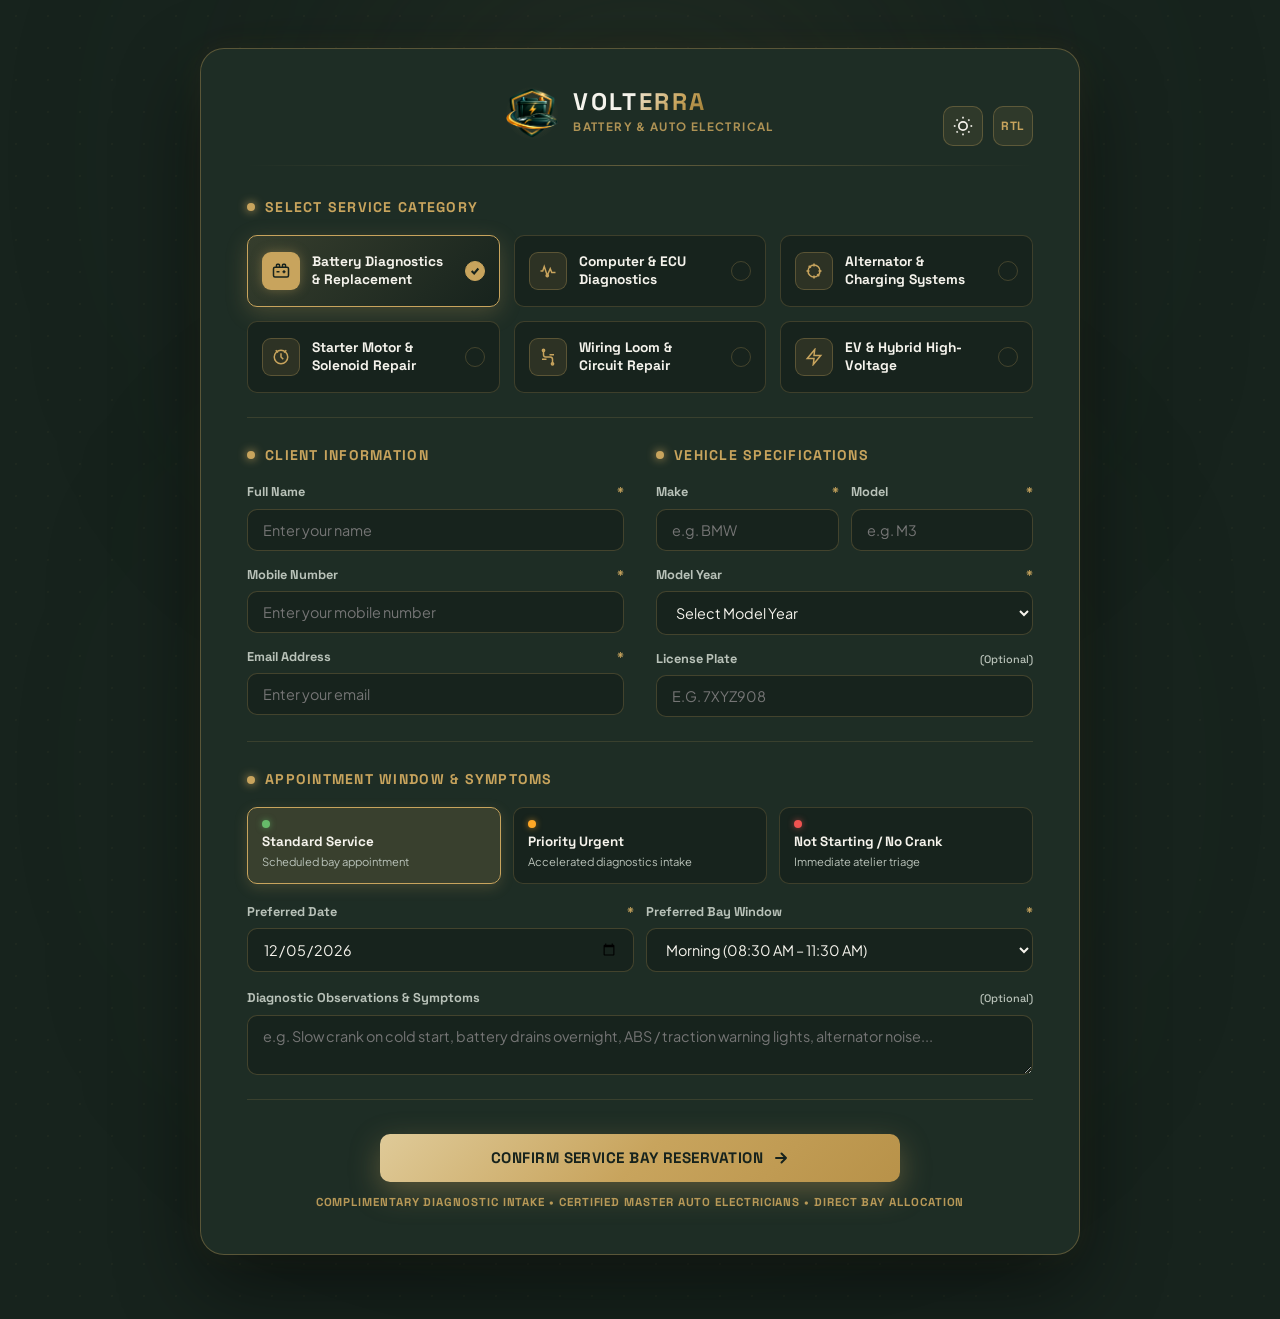
<file: book a service.html>
﻿<!DOCTYPE html>
<html lang="en" dir="ltr" data-theme="dark">
<head>
  <meta charset="UTF-8">
  <meta name="viewport" content="width=device-width, initial-scale=1.0">
  <title>Book a Service &bull; VOLTERRA Master Auto Electrical &amp; Battery Atelier</title>
  <meta name="description" content="Reserve diagnostic and service bay appointment at VOLTERRA Master Auto Electrical. Precision engineering, computer diagnostics, and battery solutions.">
  <link rel="preconnect" href="https://fonts.googleapis.com">
  <link rel="preconnect" href="https://fonts.gstatic.com" crossorigin>
  <link href="https://fonts.googleapis.com/css2?family=Plus+Jakarta+Sans:wght@300;400;500;600;700;800&family=Space+Grotesk:wght@500;600;700;800&display=swap" rel="stylesheet">
  <link rel="icon" type="image/png" href="assets/images/logo_icon.png">
  <link rel="stylesheet" href="index.css">
  <link rel="stylesheet" href="book-service.css">
</head>
<body class="booking-page-body luxury-card-mode">

  <!-- Ambient Dynamic Lighting &bull; Technical Backdrops -->
  <div class="ambient-glow-top" aria-hidden="true"></div>
  <div class="ambient-glow-center" aria-hidden="true"></div>
  <div class="ambient-grid-overlay" aria-hidden="true"></div>

  <!-- MAIN VIEWPORT CONTAINER -->
  <main class="booking-card-viewport">
    <div class="booking-card-shell">

      <!-- ======================================================================
           THE MASTER LUXURY CARD &bull; Card Top: ONLY Logo &bull; Brand Name in Middle, Exactly 2 Toggles on Right &bull; Pure Premium Atelier Workflow &bull; No Clutter or Unwanted Content
           ====================================================================== -->
      <div class="luxury-booking-card" id="luxury-booking-card">

        <!-- CARD TOP BAR -->
        <header class="card-brand-topbar">
          
          <!-- Middle: ONLY THE LOGO &bull; BRAND NAME -->
          <div class="topbar-center-brand">
            <a href="index.html" class="brand-crest-anchor" aria-label="VOLTERRA Luxury Auto Electrical Home">
              <div class="brand-crest-box">
                <img src="assets/images/logo_transparent.png" alt="VOLTERRA Luxury Auto Electrical" class="brand-crest-img">
              </div>
              <div class="brand-titles">
                <span class="brand-title-main" dir="ltr"><span class="brand-title-lead">VOLT</span><span class="brand-title-gold">ERRA</span></span>
                <span class="brand-title-sub">Battery &amp; Auto Electrical</span>
              </div>
            </a>
          </div>

          <!-- Right: EXACTLY TWO TOGGLE BUTTONS -->
          <div class="topbar-right">
            <!-- 1. Theme Toggle (Dark / Light Mode) -->
            <button class="icon-toggle-btn card-toggle-btn" id="theme-toggle" aria-label="Toggle Dark and Light Mode" title="Toggle Dark/Light Mode">
              <svg class="theme-icon sun-icon" viewBox="0 0 24 24" fill="none" stroke="currentColor" stroke-width="2">
                <circle cx="12" cy="12" r="5"></circle>
                <line x1="12" y1="1" x2="12" y2="3"></line>
                <line x1="12" y1="21" x2="12" y2="23"></line>
                <line x1="4.22" y1="4.22" x2="5.64" y2="5.64"></line>
                <line x1="18.36" y1="18.36" x2="19.78" y2="19.78"></line>
                <line x1="1" y1="12" x2="3" y2="12"></line>
                <line x1="21" y1="12" x2="23" y2="12"></line>
                <line x1="4.22" y1="19.78" x2="5.64" y2="18.36"></line>
                <line x1="18.36" y1="5.64" x2="19.78" y2="4.22"></line>
              </svg>
              <svg class="theme-icon moon-icon" viewBox="0 0 24 24" fill="none" stroke="currentColor" stroke-width="2">
                <path d="M21 12.79A9 9 0 1 1 11.21 3 7 7 0 0 0 21 12.79z"></path>
              </svg>
            </button>

            <!-- 2. RTL / LTR Direction Toggle -->
            <button class="icon-toggle-btn card-toggle-btn rtl-toggle-btn" id="rtl-toggle" aria-label="Toggle RTL and LTR" title="Toggle RTL / LTR Direction">
              <span class="rtl-text-indicator">RTL</span>
            </button>
          </div>

        </header>

        <div class="card-brand-divider"></div>

        <!-- FORM CONTAINER INSIDE THE CARD -->
        <form id="master-booking-form" class="card-form-body" novalidate>

          <!-- 1. SERVICE CATEGORY (6 Refined Luxury Tiles) -->
          <div class="form-section-block">
            <div class="section-label-bar">
              <span class="label-step-dot"></span>
              <span class="label-step-title">Select Service Category</span>
            </div>

            <div class="services-luxury-grid" id="booking-services-grid" role="radiogroup" aria-label="Available Services">
              
              <!-- 01. Battery Diagnostics -->
              <div class="service-luxury-tile active" data-service-id="1" data-service-title="Battery Testing &amp; Replacement" role="radio" aria-checked="true" tabindex="0">
                <div class="tile-icon-wrap">
                  <svg viewBox="0 0 24 24" fill="none" stroke="currentColor" stroke-width="2" class="tile-svg">
                    <rect x="2" y="7" width="20" height="13" rx="2" ry="2"/>
                    <path d="M6 7V4a1 1 0 0 1 1-1h2a1 1 0 0 1 1 1v3M14 7V4a1 1 0 0 1 1-1h2a1 1 0 0 1 1 1v3"/>
                    <line x1="6" y1="13" x2="10" y2="13"/>
                    <line x1="14" y1="13" x2="18" y2="13"/>
                    <line x1="16" y1="11" x2="16" y2="15"/>
                  </svg>
                </div>
                <div class="tile-content">
                  <span class="tile-title">Battery Diagnostics &amp; Replacement</span>
                </div>
                <span class="tile-check-circle"><svg width="10" height="10" viewBox="0 0 12 12" fill="none" stroke="currentColor" stroke-width="2.5"><polyline points="2 6 5 9 10 3"/></svg></span>
              </div>

              <!-- 02. Advanced Diagnostics -->
              <div class="service-luxury-tile" data-service-id="2" data-service-title="Advanced Electrical Diagnostics" role="radio" aria-checked="false" tabindex="0">
                <div class="tile-icon-wrap">
                  <svg viewBox="0 0 24 24" fill="none" stroke="currentColor" stroke-width="2" class="tile-svg">
                    <path d="M2 12h3l2-6 4 12 4-9 2 5h5"/>
                    <circle cx="11" cy="18" r="1.5" fill="currentColor"/>
                  </svg>
                </div>
                <div class="tile-content">
                  <span class="tile-title">Computer &amp; ECU Diagnostics</span>
                </div>
                <span class="tile-check-circle"><svg width="10" height="10" viewBox="0 0 12 12" fill="none" stroke="currentColor" stroke-width="2.5"><polyline points="2 6 5 9 10 3"/></svg></span>
              </div>

              <!-- 03. Alternator &bull; Charging -->
              <div class="service-luxury-tile" data-service-id="3" data-service-title="Alternator &amp; Charging System" role="radio" aria-checked="false" tabindex="0">
                <div class="tile-icon-wrap">
                  <svg viewBox="0 0 24 24" fill="none" stroke="currentColor" stroke-width="2" class="tile-svg">
                    <circle cx="12" cy="12" r="8"/>
                    <path d="M12 2v4M12 18v4M4.93 4.93l2.83 2.83M16.24 16.24l2.83 2.83M2 12h4M18 12h4"/>
                  </svg>
                </div>
                <div class="tile-content">
                  <span class="tile-title">Alternator &amp; Charging Systems</span>
                </div>
                <span class="tile-check-circle"><svg width="10" height="10" viewBox="0 0 12 12" fill="none" stroke="currentColor" stroke-width="2.5"><polyline points="2 6 5 9 10 3"/></svg></span>
              </div>

              <!-- 04. Starter Motor -->
              <div class="service-luxury-tile" data-service-id="4" data-service-title="Starter Motor Repair" role="radio" aria-checked="false" tabindex="0">
                <div class="tile-icon-wrap">
                  <svg viewBox="0 0 24 24" fill="none" stroke="currentColor" stroke-width="2" class="tile-svg">
                    <circle cx="12" cy="12" r="9"/>
                    <path d="M12 7v5l3 3"/>
                    <path d="M5 3l3 3M19 3l-3 3"/>
                  </svg>
                </div>
                <div class="tile-content">
                  <span class="tile-title">Starter Motor &amp; Solenoid Repair</span>
                </div>
                <span class="tile-check-circle"><svg width="10" height="10" viewBox="0 0 12 12" fill="none" stroke="currentColor" stroke-width="2.5"><polyline points="2 6 5 9 10 3"/></svg></span>
              </div>

              <!-- 05. Wiring &bull; Loom -->
              <div class="service-luxury-tile" data-service-id="5" data-service-title="Wiring &amp; Electrical Repair" role="radio" aria-checked="false" tabindex="0">
                <div class="tile-icon-wrap">
                  <svg viewBox="0 0 24 24" fill="none" stroke="currentColor" stroke-width="2" class="tile-svg">
                    <path d="M6 3v6a3 3 0 0 0 3 3h6a3 3 0 0 1 3 3v6"/>
                    <circle cx="6" cy="3" r="1.5"/>
                    <circle cx="18" cy="21" r="1.5"/>
                    <line x1="14" y1="9" x2="20" y2="9"/>
                    <line x1="4" y1="15" x2="10" y2="15"/>
                  </svg>
                </div>
                <div class="tile-content">
                  <span class="tile-title">Wiring Loom &amp; Circuit Repair</span>
                </div>
                <span class="tile-check-circle"><svg width="10" height="10" viewBox="0 0 12 12" fill="none" stroke="currentColor" stroke-width="2.5"><polyline points="2 6 5 9 10 3"/></svg></span>
              </div>

              <!-- 06. EV &bull; Hybrid -->
              <div class="service-luxury-tile" data-service-id="6" data-service-title="EV &amp; Hybrid Diagnostics" role="radio" aria-checked="false" tabindex="0">
                <div class="tile-icon-wrap">
                  <svg viewBox="0 0 24 24" fill="none" stroke="currentColor" stroke-width="2" class="tile-svg">
                    <path d="M13 2L3 14h9l-1 8 10-12h-9l1-8z"/>
                  </svg>
                </div>
                <div class="tile-content">
                  <span class="tile-title">EV &amp; Hybrid High-Voltage</span>
                </div>
                <span class="tile-check-circle"><svg width="10" height="10" viewBox="0 0 12 12" fill="none" stroke="currentColor" stroke-width="2.5"><polyline points="2 6 5 9 10 3"/></svg></span>
              </div>

            </div>

            <!-- Hidden select kept in sync for submission and JS compatibility -->
            <select id="service-select" name="service_type" style="display: none;">
              <option value="Battery Testing &amp; Replacement" selected>Battery Testing &amp; Replacement</option>
              <option value="Advanced Electrical Diagnostics">Advanced Electrical Diagnostics</option>
              <option value="Alternator &amp; Charging System">Alternator &amp; Charging System</option>
              <option value="Starter Motor Repair">Starter Motor Repair</option>
              <option value="Wiring &amp; Electrical Repair">Wiring &amp; Electrical Repair</option>
              <option value="EV &amp; Hybrid Diagnostics">EV &amp; Hybrid Diagnostics</option>
            </select>
          </div>

          <!-- 2. CLIENT &bull; VEHICLE INTAKE (Harmonious 2-Column Responsive Layout) -->
          <div class="form-section-block">
            <div class="intake-columns-grid">
              
              <!-- Column A: Client Contact -->
              <div class="intake-column">
                <div class="section-label-bar">
                  <span class="label-step-dot"></span>
                  <span class="label-step-title">Client Information</span>
                </div>

                <div class="fields-stack">
                  <!-- Name -->
                  <div class="field-item">
                    <label for="client-name" class="field-label">Full Name <span class="gold-star">*</span></label>
                    <input type="text" id="client-name" name="client_name" class="luxury-input" placeholder="Enter your name" required autocomplete="name">
                    <span class="field-error-msg" id="name-error">Please enter your full name.</span>
                  </div>

                  <!-- Mobile Phone -->
                  <div class="field-item">
                    <label for="client-phone" class="field-label">Mobile Number <span class="gold-star">*</span></label>
                    <input type="tel" id="client-phone" name="client_phone" class="luxury-input" placeholder="Enter your mobile number" required autocomplete="tel">
                    <span class="field-error-msg" id="phone-error">Please enter your contact number.</span>
                  </div>

                  <!-- Email Address -->
                  <div class="field-item">
                    <label for="client-email" class="field-label">Email Address <span class="gold-star">*</span></label>
                    <input type="email" id="client-email" name="client_email" class="luxury-input" placeholder="Enter your email" required autocomplete="email">
                    <span class="field-error-msg" id="email-error">Please enter a valid email address.</span>
                  </div>
                </div>
              </div>

              <!-- Column B: Vehicle Specifications -->
              <div class="intake-column">
                <div class="section-label-bar">
                  <span class="label-step-dot"></span>
                  <span class="label-step-title">Vehicle Specifications</span>
                </div>

                <div class="fields-stack">
                  <!-- Make &bull; Model Split Row -->
                  <div class="fields-row-2">
                    <div class="field-item">
                      <label for="vehicle-make" class="field-label">Make <span class="gold-star">*</span></label>
                      <input type="text" id="vehicle-make" name="vehicle_make" class="luxury-input" placeholder="e.g. BMW" required>
                      <span class="field-error-msg" id="make-error">Enter make.</span>
                    </div>
                    <div class="field-item">
                      <label for="vehicle-model" class="field-label">Model <span class="gold-star">*</span></label>
                      <input type="text" id="vehicle-model" name="vehicle_model" class="luxury-input" placeholder="e.g. M3" required>
                      <span class="field-error-msg" id="model-error">Enter model.</span>
                    </div>
                  </div>

                  <!-- Year Selection -->
                  <div class="field-item">
                    <label for="vehicle-year" class="field-label">Model Year <span class="gold-star">*</span></label>
                    <select id="vehicle-year" name="vehicle_year" class="luxury-select" required>
                      <option value="" disabled selected>Select Model Year</option>
                      <option value="2026">2026</option>
                      <option value="2025">2025</option>
                      <option value="2024">2024</option>
                      <option value="2023">2023</option>
                      <option value="2022">2022</option>
                      <option value="2021">2021</option>
                      <option value="2020">2020</option>
                      <option value="2019">2019</option>
                      <option value="2018">2018</option>
                      <option value="2017">2017</option>
                      <option value="2016">2016</option>
                      <option value="2015">2015</option>
                      <option value="2012">2012</option>
                      <option value="2010">2010 or older</option>
                    </select>
                    <span class="field-error-msg" id="year-error">Select year.</span>
                  </div>

                  <!-- Registration / License Plate (Optional) -->
                  <div class="field-item">
                    <label for="vehicle-reg" class="field-label">License Plate <span class="field-opt">(Optional)</span></label>
                    <input type="text" id="vehicle-reg" name="vehicle_reg" class="luxury-input text-uppercase" placeholder="e.g. 7XYZ908">
                  </div>
                </div>
              </div>

            </div>
          </div>

          <!-- 3. TIMING, PRIORITY &bull; OBSERVATIONS -->
          <div class="form-section-block">
            <div class="section-label-bar">
              <span class="label-step-dot"></span>
              <span class="label-step-title">Appointment Window &amp; Symptoms</span>
            </div>

            <!-- Priority Segmented Switch -->
            <div class="priority-segmented-bar" role="radiogroup" aria-label="Service Priority Level">
              <label class="priority-seg-option" id="priority-opt-routine">
                <input type="radio" name="service_priority" value="Routine" checked>
                <span class="seg-content">
                  <span class="seg-dot green"></span>
                  <span class="seg-name">Standard Service</span>
                  <span class="seg-desc">Scheduled bay appointment</span>
                </span>
              </label>
              <label class="priority-seg-option" id="priority-opt-urgent">
                <input type="radio" name="service_priority" value="Urgent">
                <span class="seg-content">
                  <span class="seg-dot amber"></span>
                  <span class="seg-name">Priority Urgent</span>
                  <span class="seg-desc">Accelerated diagnostics intake</span>
                </span>
              </label>
              <label class="priority-seg-option" id="priority-opt-not-starting">
                <input type="radio" name="service_priority" value="Vehicle Not Starting">
                <span class="seg-content">
                  <span class="seg-dot red"></span>
                  <span class="seg-name">Not Starting / No Crank</span>
                  <span class="seg-desc">Immediate atelier triage</span>
                </span>
              </label>
            </div>

            <!-- Date &bull; Time Row -->
            <div class="fields-row-2 timing-row">
              <div class="field-item">
                <label for="appointment-date" class="field-label">Preferred Date <span class="gold-star">*</span></label>
                <input type="date" id="appointment-date" name="appointment_date" class="luxury-input" required>
                <span class="field-error-msg" id="date-error">Select an upcoming date.</span>
              </div>
              <div class="field-item">
                <label for="appointment-time" class="field-label">Preferred Bay Window <span class="gold-star">*</span></label>
                <select id="appointment-time" name="appointment_time" class="luxury-select" required>
                  <option value="Morning (08:30 AM &ndash; 11:30 AM)" selected>Morning (08:30 AM &ndash; 11:30 AM)</option>
                  <option value="Midday (11:30 AM &ndash; 02:30 PM)">Midday (11:30 AM &ndash; 02:30 PM)</option>
                  <option value="Afternoon (02:30 PM &ndash; 05:30 PM)">Afternoon (02:30 PM &ndash; 05:30 PM)</option>
                  <option value="Express Earliest Available Bay">Express Earliest Available Bay</option>
                </select>
              </div>
            </div>

            <!-- Problem Observations -->
            <div class="field-item symptoms-item">
              <label for="problem-description" class="field-label">Diagnostic Observations &amp; Symptoms <span class="field-opt">(Optional)</span></label>
              <textarea id="problem-description" name="problem_description" class="luxury-textarea" rows="2" placeholder="e.g. Slow crank on cold start, battery drains overnight, ABS / traction warning lights, alternator noise..."></textarea>
            </div>
          </div>

          <!-- 4. PRIMARY SUBMISSION ACTION -->
          <div class="card-submit-action-area">
            <button type="submit" class="btn btn-primary luxury-submit-btn" id="submit-booking-btn">
              <span class="btn-spinner" id="booking-spinner"></span>
              <span class="btn-text">Confirm Service Bay Reservation</span>
              <svg class="btn-arrow-icon" viewBox="0 0 16 16" fill="none" stroke="currentColor">
                <path d="M3 8H13M13 8L8.5 3.5M13 8L8.5 12.5" stroke-width="2" stroke-linecap="round" stroke-linejoin="round"/>
              </svg>
            </button>
            <p class="card-reassurance-text">
              COMPLIMENTARY DIAGNOSTIC INTAKE &bull; CERTIFIED MASTER AUTO ELECTRICIANS &bull; DIRECT BAY ALLOCATION
            </p>
          </div>

        </form>

      </div><!-- /.luxury-booking-card --

    </div>
  </main>

  <!-- ======================================================================
       CONFIRMATION RECEIPT MODAL DIALOG
       ====================================================================== -->
  <div class="modal-overlay" id="submission-confirmation-modal" aria-hidden="true" role="dialog" aria-labelledby="modal-confirm-title">
    <div class="modal-card booking-ticket-card">
      <div class="modal-top-bar">
        <div class="modal-card-logo">
          <span class="logo-icon-wrap mini">
            <img src="assets/images/logo_transparent.png" alt="VOLTERRA Luxury Auto Electrical" class="brand-logo-img">
          </span>
          <span class="modal-logo-text">VOLTERRA Service Bay Intake</span>
        </div>
        <button class="modal-close-btn" id="close-confirm-modal" aria-label="Close dialog">&times;</button>
      </div>

      <div class="modal-content-body text-center">
        <div class="ticket-status-icon">
          <svg viewBox="0 0 24 24" fill="none" stroke="currentColor" stroke-width="2.5" class="ticket-check-svg">
            <path d="M22 11.08V12a10 10 0 1 1-5.93-9.14"/>
            <polyline points="22 4 12 14.01 9 11.01"/>
          </svg>
        </div>

        <span class="ticket-status-badge">INTAKE SECURED &bull; BAY RESERVATION CONFIRMED</span>
        <h3 class="ticket-headline" id="modal-confirm-title">Service Bay Request Received</h3>
        <p class="ticket-lead">
          Thank you, <strong id="ticket-client-name">Valued Client</strong>. Your diagnostic reservation ticket has been recorded.
        </p>

        <!-- Formatted Itemized Ticket -->
        <div class="ticket-specs-box">
          <div class="ticket-meta-row">
            <span class="ticket-meta-label">Bay Reservation Token:</span>
            <span class="ticket-meta-code" id="ticket-ref-code">#VOLT-8942-BAY</span>
          </div>
          <div class="ticket-divider"></div>
          <div class="ticket-grid-details">
            <div class="ticket-spec-item">
              <span class="spec-label">Service Category:</span>
              <span class="spec-val highlight-gold" id="ticket-service-val">Battery Diagnostics</span>
            </div>
            <div class="ticket-spec-item">
              <span class="spec-label">Assigned Vehicle:</span>
              <span class="spec-val" id="ticket-vehicle-val">BMW M3 (2024)</span>
            </div>
            <div class="ticket-spec-item">
              <span class="spec-label">Scheduled Date:</span>
              <span class="spec-val" id="ticket-date-val">Tomorrow</span>
            </div>
            <div class="ticket-spec-item">
              <span class="spec-label">Time Window:</span>
              <span class="spec-val" id="ticket-time-val">Morning (08:30 &bull; 11:30)</span>
            </div>
            <div class="ticket-spec-item">
              <span class="spec-label">Triage Priority:</span>
              <span class="spec-val" id="ticket-priority-val">Routine</span>
            </div>
            <div class="ticket-spec-item">
              <span class="spec-label">Contact Target:</span>
              <span class="spec-val" id="ticket-contact-val">client@example.com</span>
            </div>
          </div>
        </div>

        <div class="ticket-clarification-note">
          <p>
            <strong>Next steps:</strong> Our master atelier team will verify diagnostic bench availability and contact you directly to confirm reception arrangements.
          </p>
        </div>

        <div class="ticket-modal-actions">
          <button type="button" class="btn btn-primary" id="ticket-close-return-btn">
            <span>Done / Return to Form</span>
          </button>
          <a href="index.html" class="btn btn-secondary">
            <span>Return to Home</span>
          </a>
        </div>
      </div>
    </div>
  </div>

  <!-- Notification Toast Feedback -->
  <div class="toast-notification" id="toast-notification" role="status" aria-live="polite">
    <div class="toast-icon">&check;</div>
    <div class="toast-message" id="toast-message">Service updated successfully</div>
  </div>

  <script src="book-service.js"></script>
</body>
</html>
</file>
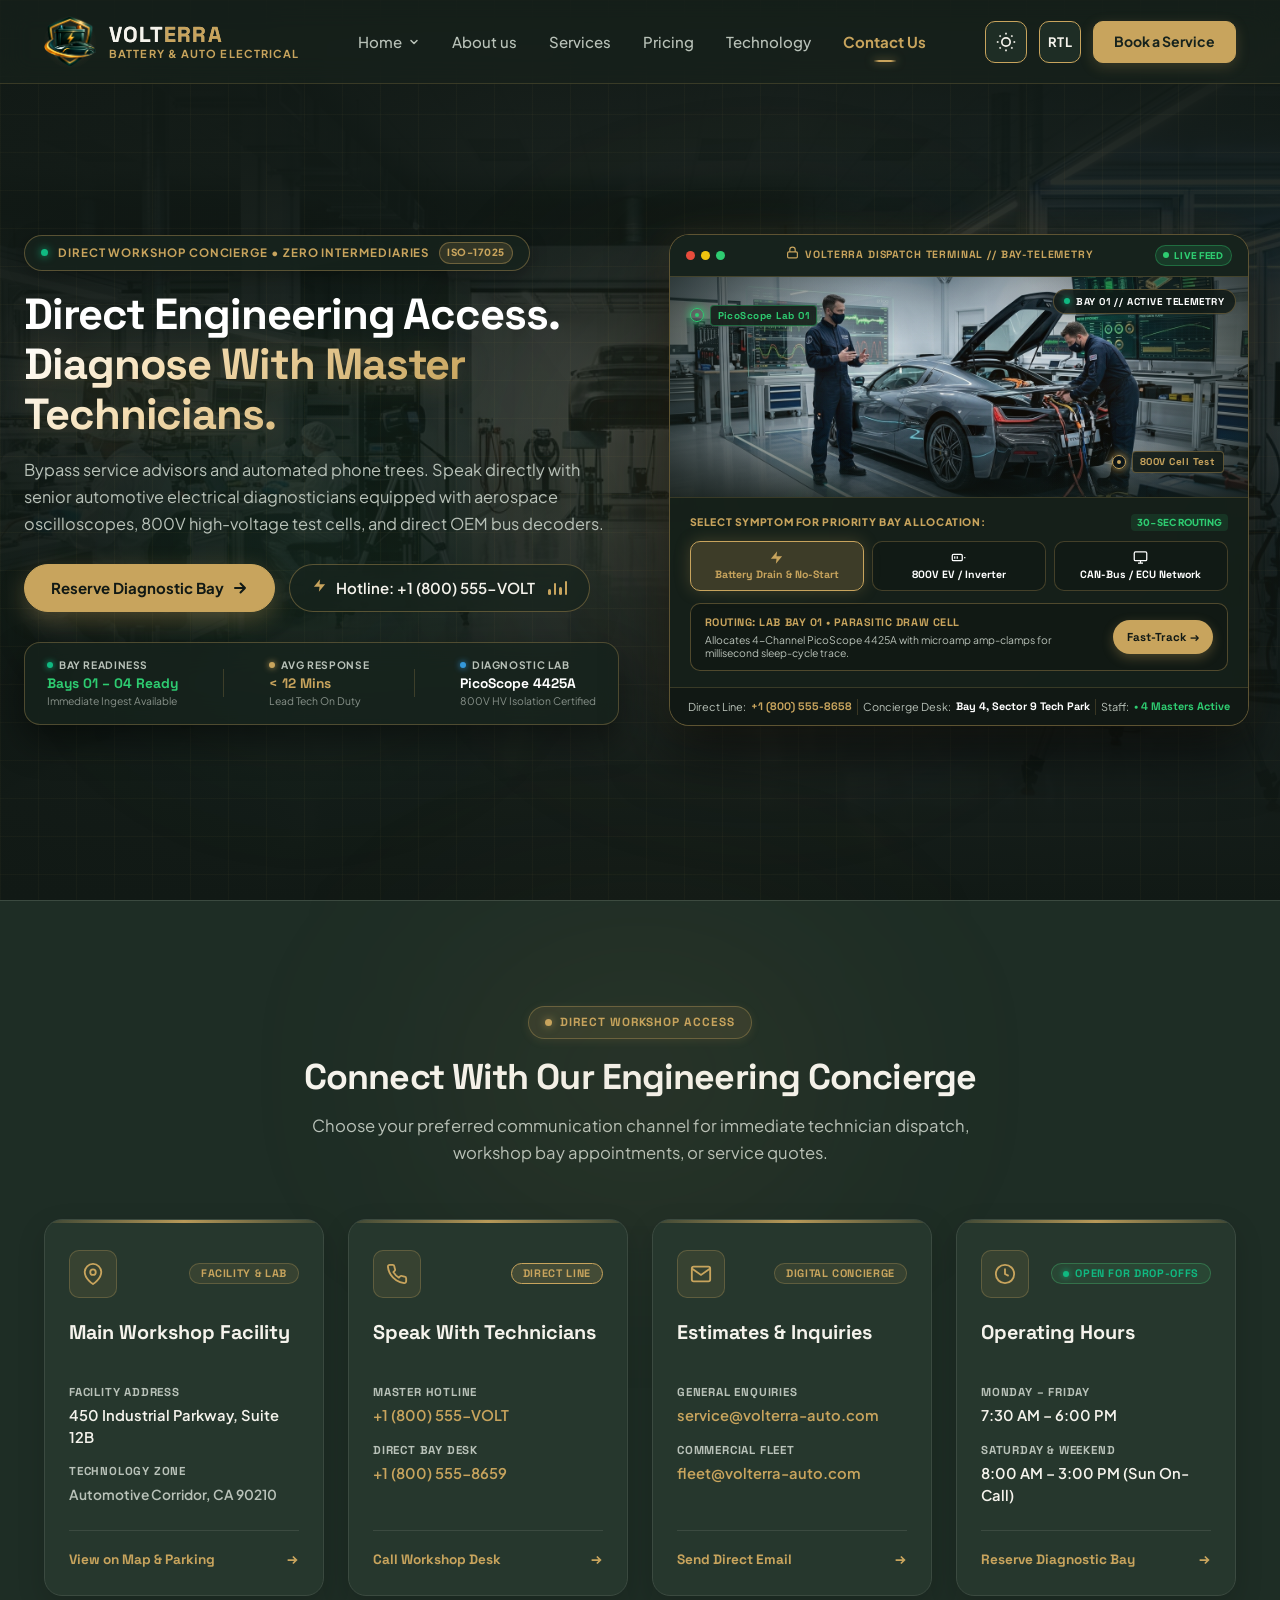
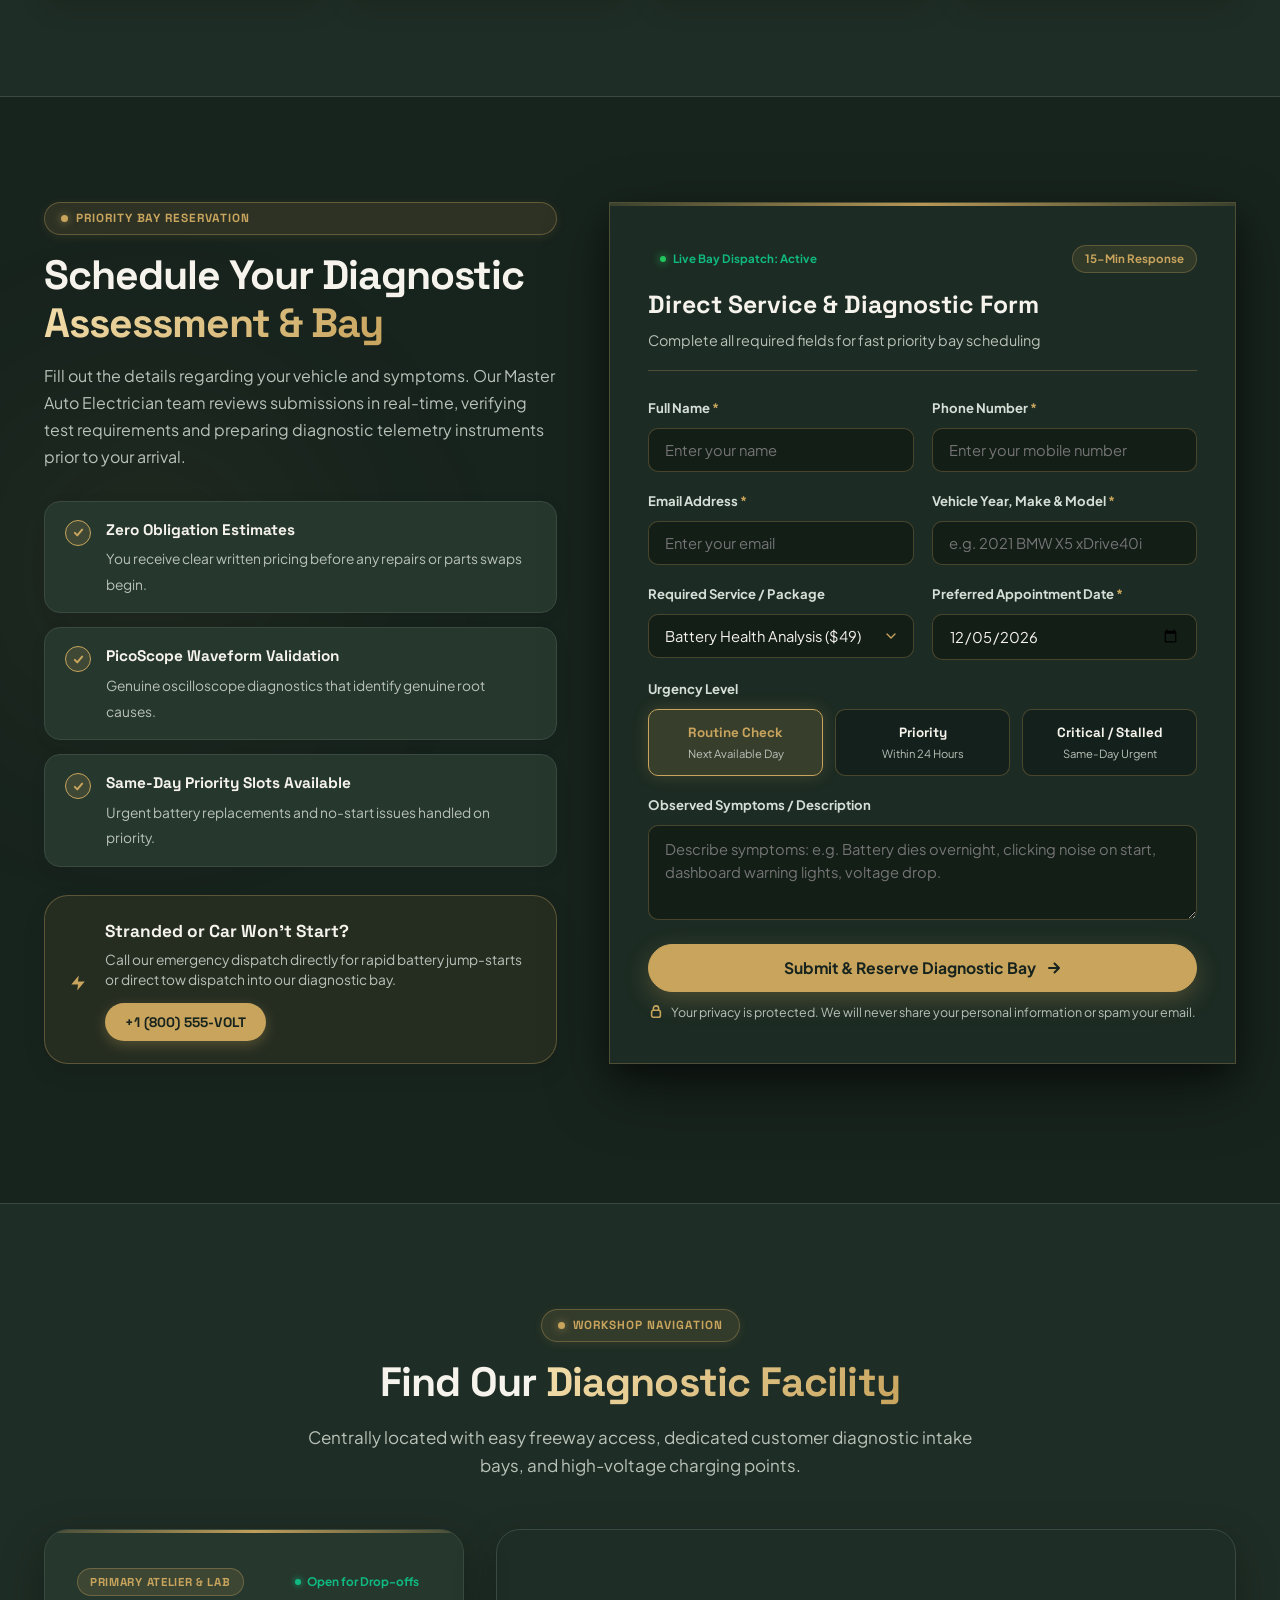
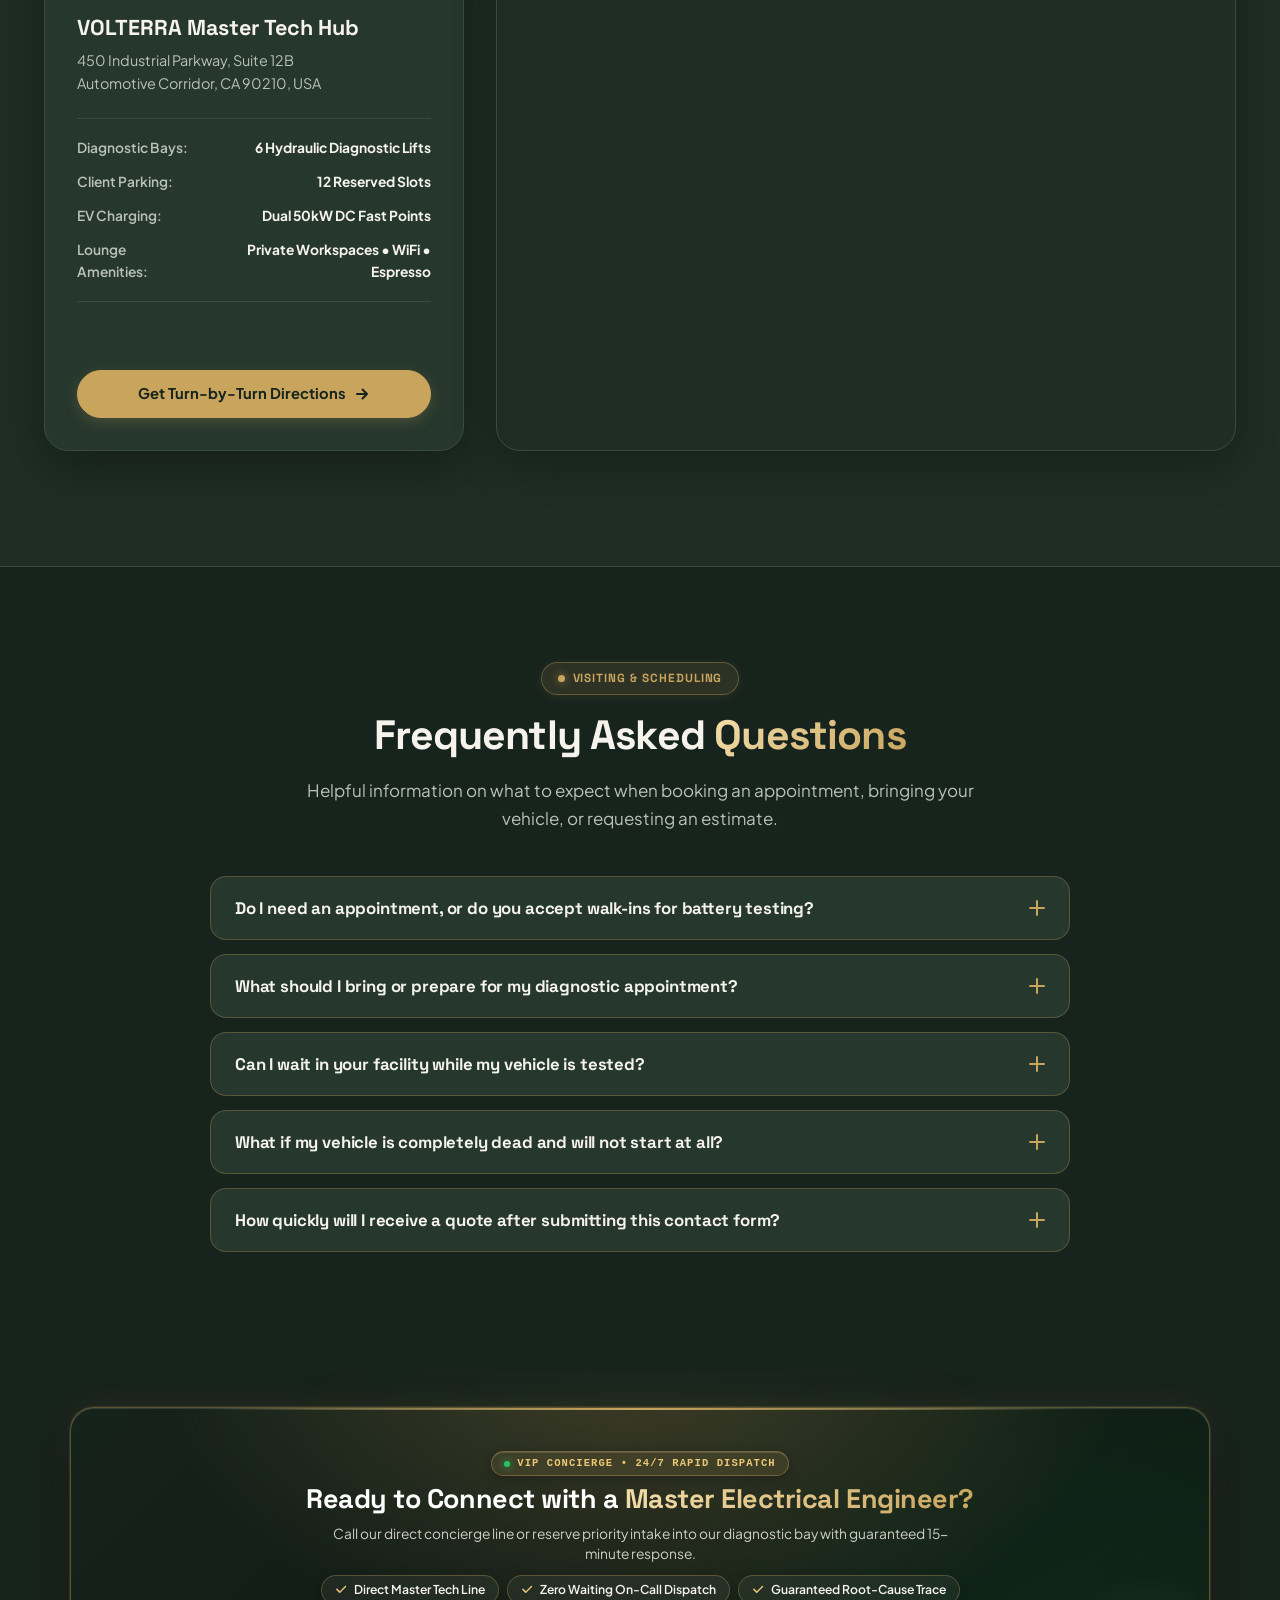
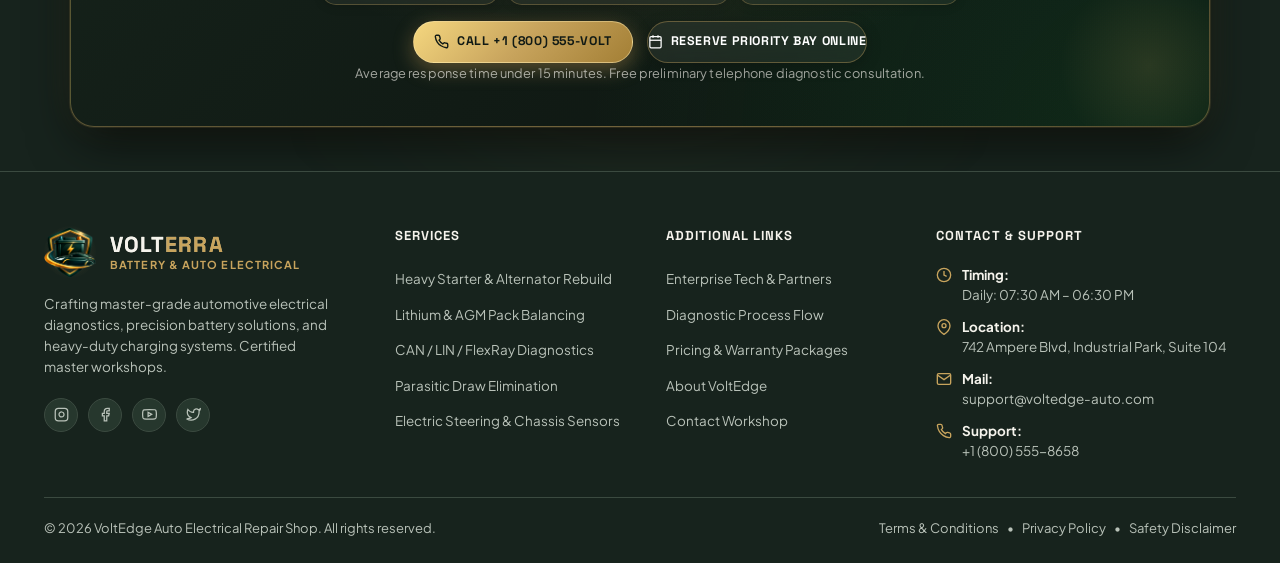
<file: contact.html>
<!DOCTYPE html>
<html lang="en" dir="ltr" data-theme="dark">
<head>
  <meta charset="UTF-8">
  <meta name="viewport" content="width=device-width, initial-scale=1.0">
  <title>Contact Workshop &amp; Book Diagnostics | VOLTERRA Battery &amp; Auto Electrical</title>
  <meta name="description" content="Get in touch with VOLTERRA Battery &amp; Auto Electrical. Book precision diagnostics, request transparent quotes, or contact our Master Technicians for battery and electrical repairs.">
  <link rel="preconnect" href="https://fonts.googleapis.com">
  <link rel="preconnect" href="https://fonts.gstatic.com" crossorigin>
  <link href="https://fonts.googleapis.com/css2?family=Plus+Jakarta+Sans:wght@300;400;500;600;700;800&family=Space+Grotesk:wght@500;600;700&display=swap" rel="stylesheet">
  <link rel="icon" type="image/png" href="assets/images/logo_icon.png">
  <link rel="stylesheet" href="index.css">
  <link rel="stylesheet" href="contact.css">
</head>
<body>
  <!-- HEADER & NAVIGATION (Exact Same Design as Home 1) -->
  <header class="site-header" id="site-header">
    <div class="header-container">
      <!-- Left: Brand Logo & Name -->
      <a href="index.html" class="brand-logo" id="brand-logo" aria-label="VOLTERRA Battery & Auto Electrical">
        <span class="logo-icon-wrap">
          <img src="assets/images/logo_transparent.png" alt="VOLTERRA Luxury Auto Electrical" class="brand-logo-img">
        </span>
        <div class="brand-text">
          <span class="brand-title" dir="ltr"><span class="brand-title-primary">VOLT</span><span class="brand-title-secondary">ERRA</span></span>
          <span class="brand-subtitle">Battery &amp; Auto Electrical</span>
        </div>
      </a>

      <!-- Middle: Nav Links -->
      <nav class="nav-menu" id="nav-menu">
        <ul class="nav-list">
          <li class="nav-item has-dropdown" id="nav-home-dropdown">
            <a href="index.html" class="nav-link" id="nav-home">
              <span>Home</span>
              <svg class="chevron-icon" viewBox="0 0 16 16" fill="none" stroke="currentColor">
                <path d="M4 6L8 10L12 6" stroke-width="2" stroke-linecap="round" stroke-linejoin="round"/>
              </svg>
            </a>
            <div class="nav-dropdown-menu">
              <a href="index.html" class="dropdown-item" id="nav-home1-link">
                <div class="dropdown-item-title">Home 1 (Classic Specialist)</div>
                <div class="dropdown-item-desc">Precision Diagnostics &amp; Battery Hub</div>
              </a>
              <a href="home-2.html" class="dropdown-item" id="nav-home2-link">
                <div class="dropdown-item-title">Home 2 (Fleet &amp; High-Voltage)</div>
                <div class="dropdown-item-desc">Commercial Fleet &amp; EV Architecture</div>
              </a>
            </div>
          </li>
          <li class="nav-item">
            <a href="About.html" class="nav-link" id="nav-about">About us</a>
          </li>
          <li class="nav-item">
            <a href="service.html" class="nav-link" id="nav-services">Services</a>
          </li>
          <li class="nav-item">
            <a href="pricing.html" class="nav-link" id="nav-pricing">Pricing</a>
          </li>
          <li class="nav-item">
            <a href="technology.html" class="nav-link" id="nav-tech">Technology</a>
          </li>
          <li class="nav-item">
            <a href="contact.html" class="nav-link active" id="nav-contact">Contact Us</a>
          </li>
          <li class="nav-item nav-item-cta">
            <a href="#booking-form-section" class="btn btn-primary nav-menu-book-btn" id="nav-mobile-book-btn">
              <span>Book a Service</span>
            </a>
          </li>
        </ul>
      </nav>

      <!-- Right: Utility Controls & Primary CTA -->
      <div class="header-actions">
        <!-- Theme Toggle -->
        <button class="icon-toggle-btn" id="theme-toggle" aria-label="Toggle Dark and Light Mode" title="Toggle Dark/Light Mode">
          <svg class="theme-icon sun-icon" viewBox="0 0 24 24" fill="none" stroke="currentColor" stroke-width="2">
            <circle cx="12" cy="12" r="5"></circle>
            <line x1="12" y1="1" x2="12" y2="3"></line>
            <line x1="12" y1="21" x2="12" y2="23"></line>
            <line x1="4.22" y1="4.22" x2="5.64" y2="5.64"></line>
            <line x1="18.36" y1="18.36" x2="19.78" y2="19.78"></line>
            <line x1="1" y1="12" x2="3" y2="12"></line>
            <line x1="21" y1="12" x2="23" y2="12"></line>
            <line x1="4.22" y1="19.78" x2="5.64" y2="18.36"></line>
            <line x1="18.36" y1="5.64" x2="19.78" y2="4.22"></line>
          </svg>
          <svg class="theme-icon moon-icon" viewBox="0 0 24 24" fill="none" stroke="currentColor" stroke-width="2">
            <path d="M21 12.79A9 9 0 1 1 11.21 3 7 7 0 0 0 21 12.79z"></path>
          </svg>
        </button>

        <!-- RTL Button -->
        <button class="icon-toggle-btn rtl-toggle-btn" id="rtl-toggle" aria-label="Toggle RTL and LTR" title="Toggle RTL / LTR Direction">
          <span class="rtl-text-indicator">RTL</span>
        </button>

        <!-- Primary CTA: Book a Service -->
        <a href="#booking-form-section" class="btn btn-primary header-cta-btn" id="header-book-btn">
          <span>Book a Service</span>
        </a>

        <!-- Mobile Menu Toggle Button -->
        <button class="mobile-menu-btn" id="mobile-menu-btn" aria-label="Toggle Navigation Menu">
          <svg class="menu-icon" viewBox="0 0 24 24" fill="none" stroke="currentColor" stroke-width="2.2" stroke-linecap="round" stroke-linejoin="round" aria-hidden="true">
            <line x1="4" y1="6" x2="20" y2="6"></line>
            <line x1="4" y1="12" x2="20" y2="12"></line>
            <line x1="4" y1="18" x2="20" y2="18"></line>
          </svg>
        </button>
      </div>
    </div>
  </header>

  <main>
    <!-- 1. BESPOKE ATELIER CONCIERGE & TACTICAL DISPATCH TERMINAL (EXCLUSIVE WOW HERO) -->
    <section class="contact-hero-section" id="contact-hero">
      <div class="contact-hero-bg-media">
        <img 
          src="assets/images/about_sanctuary_facility.jpg" 
          alt="VOLTERRA Diagnostic Testing Bay and Customer Reception" 
          class="contact-hero-bg-img"
          loading="eager"
        >
        <div class="contact-hero-overlay"></div>
      </div>
      
      <!-- Tech Grid & Dual Ambient Glow Layers -->
      <div class="contact-hero-grid-pattern"></div>
      <div class="contact-hero-ambient-glow"></div>
      <div class="contact-hero-ambient-glow-cyan"></div>

      <div class="container contact-hero-container">
        <!-- Left: Master Concierge Deck -->
        <div class="contact-hero-deck">
          <!-- Direct Access Tag -->
          <div class="concierge-tag">
            <span class="concierge-beacon"></span>
            <span class="concierge-tag-text">DIRECT WORKSHOP CONCIERGE &bull; ZERO INTERMEDIARIES</span>
            <span class="concierge-iso-pill">ISO-17025</span>
          </div>

          <h1 class="contact-hero-headline">
            Direct Engineering Access.<br>
            <span class="concierge-gold-gradient">Diagnose With Master Technicians.</span>
          </h1>

          <p class="contact-hero-paratext">
            Bypass service advisors and automated phone trees. Speak directly with senior automotive electrical diagnosticians equipped with aerospace oscilloscopes, 800V high-voltage test cells, and direct OEM bus decoders.
          </p>

          <!-- Action Suite -->
          <div class="contact-hero-actions">
            <a href="#booking-form-section" class="btn btn-primary" id="hero-book-bay-btn">
              <span>Reserve Diagnostic Bay</span>
              <svg class="btn-arrow-icon" viewBox="0 0 16 16" fill="none" stroke="currentColor">
                <path d="M3 8H13M13 8L8.5 3.5M13 8L8.5 12.5" stroke-width="2" stroke-linecap="round" stroke-linejoin="round"/>
              </svg>
            </a>
            <a href="tel:+18005558658" class="btn btn-secondary hotline-btn" id="hero-call-now-btn">
              <span class="hotline-icon">
                <svg width="15" height="15" viewBox="0 0 24 24" fill="currentColor">
                  <path d="M13 2L3 14h9l-1 8 10-12h-9l1-8z"/>
                </svg>
              </span>
              <span>Hotline: +1 (800) 555-VOLT</span>
              <span class="live-wave-indicator" aria-hidden="true">
                <span></span><span></span><span></span><span></span>
              </span>
            </a>
          </div>

          <!-- Live Workshop Readiness HUD Strip -->
          <div class="workshop-telemetry-hud">
            <div class="hud-item">
              <div class="hud-item-top">
                <span class="hud-pulse green"></span>
                <span class="hud-label">BAY READINESS</span>
              </div>
              <div class="hud-value highlight-green">Bays 01 &ndash; 04 Ready</div>
              <div class="hud-sub">Immediate Ingest Available</div>
            </div>

            <div class="hud-divider"></div>

            <div class="hud-item">
              <div class="hud-item-top">
                <span class="hud-pulse gold"></span>
                <span class="hud-label">AVG RESPONSE</span>
              </div>
              <div class="hud-value highlight-gold">&lt; 12 Mins</div>
              <div class="hud-sub">Lead Tech On Duty</div>
            </div>

            <div class="hud-divider"></div>

            <div class="hud-item">
              <div class="hud-item-top">
                <span class="hud-pulse cyan"></span>
                <span class="hud-label">DIAGNOSTIC LAB</span>
              </div>
              <div class="hud-value highlight-white">PicoScope 4425A</div>
              <div class="hud-sub">800V HV Isolation Certified</div>
            </div>
          </div>
        </div>

        <!-- Right: Interactive Live Atelier Dispatch Terminal (Virtual Concierge Console) -->
        <div class="contact-terminal-wrapper">
          <div class="contact-terminal-console">
            <!-- Terminal Chrome Header -->
            <div class="terminal-chrome-header">
              <div class="terminal-window-dots">
                <span class="dot red"></span>
                <span class="dot yellow"></span>
                <span class="dot green"></span>
              </div>
              <div class="terminal-title-center">
                <span class="terminal-lock-icon">
                  <svg width="13" height="13" viewBox="0 0 24 24" fill="none" stroke="currentColor" stroke-width="2.2">
                    <rect x="3" y="11" width="18" height="11" rx="2" ry="2"/>
                    <path d="M7 11V7a5 5 0 0 1 10 0v4"/>
                  </svg>
                </span>
                <span>VOLTERRA DISPATCH TERMINAL // BAY-TELEMETRY</span>
              </div>
              <div class="terminal-status-pill">
                <span class="rec-dot"></span>
                <span class="rec-text">LIVE FEED</span>
              </div>
            </div>

            <!-- Terminal Main Viewport (Visual Atelier with HUD Target Reticles) -->
            <div class="terminal-viewport">
              <img 
                src="assets/images/contact_concierge_terminal.jpg" 
                alt="VOLTERRA Clean-Room Hypercar Diagnostic Bay with Live PicoScope Telemetry" 
                class="terminal-viewport-img"
              >
              <div class="terminal-scanline"></div>
              <div class="terminal-viewport-vignette"></div>

              <!-- Overlaid Interactive Target Reticles -->
              <div class="viewport-reticle reticle-scope" title="PicoScope 4425A: Live Differential CAN-Bus Decode">
                <div class="reticle-crosshair"></div>
                <div class="reticle-tag">PicoScope Lab 01</div>
              </div>

              <div class="viewport-reticle reticle-hv" title="800V High-Voltage Battery Isolation & Drivetrain Sentry">
                <div class="reticle-crosshair"></div>
                <div class="reticle-tag">800V Cell Test</div>
              </div>

              <!-- Top Telemetry Status Chip -->
              <div class="viewport-live-chip">
                <span class="live-dot-pulse"></span>
                <span>BAY 01 // ACTIVE TELEMETRY</span>
              </div>
            </div>

            <!-- Interactive Quick-Triage Selector -->
            <div class="terminal-triage-panel">
              <div class="triage-header">
                <span class="triage-title">SELECT SYMPTOM FOR PRIORITY BAY ALLOCATION:</span>
                <span class="triage-tag">30-SEC ROUTING</span>
              </div>

              <div class="triage-buttons-grid">
                <button type="button" class="triage-btn active" data-triage="battery" id="triage-btn-battery">
                  <span class="triage-btn-icon">
                    <svg width="15" height="15" viewBox="0 0 24 24" fill="currentColor">
                      <path d="M13 2L3 14h9l-1 8 10-12h-9l1-8z"/>
                    </svg>
                  </span>
                  <span class="triage-btn-label">Battery Drain &amp; No-Start</span>
                </button>
                <button type="button" class="triage-btn" data-triage="inverter" id="triage-btn-inverter">
                  <span class="triage-btn-icon">
                    <svg width="15" height="15" viewBox="0 0 24 24" fill="none" stroke="currentColor" stroke-width="2">
                      <rect x="2" y="7" width="16" height="10" rx="2" ry="2"/>
                      <line x1="22" y1="11" x2="22" y2="13"/>
                      <line x1="6" y1="10" x2="6" y2="14"/>
                      <line x1="10" y1="10" x2="10" y2="14"/>
                    </svg>
                  </span>
                  <span class="triage-btn-label">800V EV / Inverter</span>
                </button>
                <button type="button" class="triage-btn" data-triage="canbus" id="triage-btn-canbus">
                  <span class="triage-btn-icon">
                    <svg width="15" height="15" viewBox="0 0 24 24" fill="none" stroke="currentColor" stroke-width="2">
                      <rect x="2" y="3" width="20" height="14" rx="2" ry="2"/>
                      <line x1="8" y1="21" x2="16" y2="21"/>
                      <line x1="12" y1="17" x2="12" y2="21"/>
                    </svg>
                  </span>
                  <span class="triage-btn-label">CAN-Bus / ECU Network</span>
                </button>
              </div>

              <!-- Live Dynamic Routing Feedback Card -->
              <div class="triage-result-card" id="triage-feedback-card">
                <div class="result-left">
                  <div class="result-badge" id="triage-routing-target">ROUTING: LAB BAY 01 &bull; PARASITIC DRAW CELL</div>
                  <div class="result-desc" id="triage-routing-desc">Allocates 4-Channel PicoScope 4425A with microamp amp-clamps for millisecond sleep-cycle trace.</div>
                </div>
                <a href="#booking-form-section" class="triage-confirm-btn" id="triage-claim-bay-btn">
                  <span>Fast-Track &rarr;</span>
                </a>
              </div>
            </div>

            <!-- Terminal Foot Telemetry Dock -->
            <div class="terminal-foot-dock">
              <div class="foot-dock-item">
                <span class="foot-key">Direct Line:</span>
                <a href="tel:+18005558658" class="foot-val gold-link">+1 (800) 555-8658</a>
              </div>
              <div class="foot-dock-sep"></div>
              <div class="foot-dock-item">
                <span class="foot-key">Concierge Desk:</span>
                <span class="foot-val">Bay 4, Sector 9 Tech Park</span>
              </div>
              <div class="foot-dock-sep"></div>
              <div class="foot-dock-item">
                <span class="foot-key">Staff:</span>
                <span class="foot-val text-green">&bull; 4 Masters Active</span>
              </div>
            </div>
          </div>
        </div>
      </div>
    </section>

    <!-- 2. CONTACT ADDRESS & CHANNELS CARDS (4 PREMIUM CARDS GRID) -->
    <section class="contact-cards-section" id="contact-channels">
      <div class="container">
        <div class="section-header text-center contact-cards-header">
          <span class="section-badge-pill">
            <span class="badge-dot"></span>
            <span>Direct Workshop Access</span>
          </span>
          <h2 class="section-title">Connect With Our Engineering Concierge</h2>
          <p class="section-subtitle">
            Choose your preferred communication channel for immediate technician dispatch, workshop bay appointments, or service quotes.
          </p>
        </div>

        <div class="contact-cards-grid">
          
          <!-- Card 1: Workshop Address -->
          <div class="contact-info-card">
            <div class="contact-card-top">
              <div class="contact-card-icon">
                <svg viewBox="0 0 24 24" fill="none" stroke="currentColor" stroke-width="2">
                  <path d="M21 10c0 7-9 13-9 13s-9-6-9-13a9 9 0 0 1 18 0z"/>
                  <circle cx="12" cy="10" r="3"/>
                </svg>
              </div>
              <span class="card-tag-pill">Facility &amp; Lab</span>
            </div>
            <h3 class="contact-card-title">Main Workshop Facility</h3>
            <div class="contact-card-desc">
              <div class="channel-group">
                <span class="channel-type">Facility Address</span>
                <span class="channel-val">450 Industrial Parkway, Suite 12B</span>
              </div>
              <div class="channel-group">
                <span class="channel-type">Technology Zone</span>
                <span class="channel-val muted">Automotive Corridor, CA 90210</span>
              </div>
            </div>
            <div class="contact-card-footer">
              <a href="#interactive-map" class="contact-card-link">
                <span>View on Map &amp; Parking</span>
                <svg viewBox="0 0 16 16" fill="none" stroke="currentColor" stroke-width="2">
                  <path d="M3 8h10M9 4l4 4-4 4"/>
                </svg>
              </a>
            </div>
          </div>

          <!-- Card 2: Phone & Hotlines -->
          <div class="contact-info-card">
            <div class="contact-card-top">
              <div class="contact-card-icon">
                <svg viewBox="0 0 24 24" fill="none" stroke="currentColor" stroke-width="2">
                  <path d="M22 16.92v3a2 2 0 0 1-2.18 2 19.79 19.79 0 0 1-8.63-3.07 19.5 19.5 0 0 1-6-6 19.79 19.79 0 0 1-3.07-8.67A2 2 0 0 1 4.11 2h3a2 2 0 0 1 2 1.72 12.84 12.84 0 0 0 .7 2.81 2 2 0 0 1-.45 2.11L8.09 9.91a16 16 0 0 0 6 6l1.27-1.27a2 2 0 0 1 2.11-.45 12.84 12.84 0 0 0 2.81.7A2 2 0 0 1 22 16.92z"/>
                </svg>
              </div>
              <span class="card-tag-pill gold-tag">Direct Line</span>
            </div>
            <h3 class="contact-card-title">Speak With Technicians</h3>
            <div class="contact-card-desc">
              <div class="channel-group">
                <span class="channel-type">Master Hotline</span>
                <a href="tel:+18005558658" class="channel-val text-gold">+1 (800) 555-VOLT</a>
              </div>
              <div class="channel-group">
                <span class="channel-type">Direct Bay Desk</span>
                <a href="tel:+18005558659" class="channel-val">+1 (800) 555-8659</a>
              </div>
            </div>
            <div class="contact-card-footer">
              <a href="tel:+18005558658" class="contact-card-link">
                <span>Call Workshop Desk</span>
                <svg viewBox="0 0 16 16" fill="none" stroke="currentColor" stroke-width="2">
                  <path d="M3 8h10M9 4l4 4-4 4"/>
                </svg>
              </a>
            </div>
          </div>

          <!-- Card 3: Digital Consultation & Email -->
          <div class="contact-info-card">
            <div class="contact-card-top">
              <div class="contact-card-icon">
                <svg viewBox="0 0 24 24" fill="none" stroke="currentColor" stroke-width="2">
                  <path d="M4 4h16c1.1 0 2 .9 2 2v12c0 1.1-.9 2-2 2H4c-1.1 0-2-.9-2-2V6c0-1.1.9-2 2-2z"/>
                  <polyline points="22,6 12,13 2,6"/>
                </svg>
              </div>
              <span class="card-tag-pill">Digital Concierge</span>
            </div>
            <h3 class="contact-card-title">Estimates &amp; Inquiries</h3>
            <div class="contact-card-desc">
              <div class="channel-group">
                <span class="channel-type">General Enquiries</span>
                <a href="mailto:service@volterra-auto.com" class="channel-val">service@volterra-auto.com</a>
              </div>
              <div class="channel-group">
                <span class="channel-type">Commercial Fleet</span>
                <a href="mailto:fleet@volterra-auto.com" class="channel-val">fleet@volterra-auto.com</a>
              </div>
            </div>
            <div class="contact-card-footer">
              <a href="mailto:service@volterra-auto.com" class="contact-card-link">
                <span>Send Direct Email</span>
                <svg viewBox="0 0 16 16" fill="none" stroke="currentColor" stroke-width="2">
                  <path d="M3 8h10M9 4l4 4-4 4"/>
                </svg>
              </a>
            </div>
          </div>

          <!-- Card 4: Operating Hours -->
          <div class="contact-info-card">
            <div class="contact-card-top">
              <div class="contact-card-icon">
                <svg viewBox="0 0 24 24" fill="none" stroke="currentColor" stroke-width="2">
                  <circle cx="12" cy="12" r="10"/>
                  <polyline points="12 6 12 12 16 14"/>
                </svg>
              </div>
              <span class="card-tag-pill green-tag">
                <span class="status-pulse-dot mini"></span>
                <span>Open for Drop-offs</span>
              </span>
            </div>
            <h3 class="contact-card-title">Operating Hours</h3>
            <div class="contact-card-desc">
              <div class="channel-group">
                <span class="channel-type">Monday &ndash; Friday</span>
                <span class="channel-val">7:30 AM &ndash; 6:00 PM</span>
              </div>
              <div class="channel-group">
                <span class="channel-type">Saturday &amp; Weekend</span>
                <span class="channel-val">8:00 AM &ndash; 3:00 PM (Sun On-Call)</span>
              </div>
            </div>
            <div class="contact-card-footer">
              <a href="#booking-form-section" class="contact-card-link">
                <span>Reserve Diagnostic Bay</span>
                <svg viewBox="0 0 16 16" fill="none" stroke="currentColor" stroke-width="2">
                  <path d="M3 8h10M9 4l4 4-4 4"/>
                </svg>
              </a>
            </div>
          </div>

        </div>
      </div>
    </section>

    <!-- 3. PREMIUM CONTACT & DIAGNOSTIC BOOKING FORM CARD -->
    <section class="contact-form-section" id="booking-form-section">
      <div class="container">
        <div class="contact-form-layout">
          
          <!-- Left: Editorial Context & Trust Assurances -->
          <div class="form-editorial-panel">
            <div class="section-badge-pill">
              <span class="badge-dot"></span>
              <span>Priority Bay Reservation</span>
            </div>

            <h2 class="form-panel-title">
              Schedule Your Diagnostic <span class="hero-headline-highlight">Assessment &amp; Bay</span>
            </h2>

            <p class="form-panel-description">
              Fill out the details regarding your vehicle and symptoms. Our Master Auto Electrician team reviews submissions in real-time, verifying test requirements and preparing diagnostic telemetry instruments prior to your arrival.
            </p>

            <div class="form-assurance-list">
              <div class="assurance-item">
                <div class="assurance-icon">
                  <svg viewBox="0 0 16 16" fill="none" stroke="currentColor" stroke-width="2.5">
                    <path d="M3.5 8.5L6.5 11.5L12.5 4.5" stroke-linecap="round" stroke-linejoin="round"/>
                  </svg>
                </div>
                <div class="assurance-text">
                  <strong>Zero Obligation Estimates</strong>
                  <span>You receive clear written pricing before any repairs or parts swaps begin.</span>
                </div>
              </div>

              <div class="assurance-item">
                <div class="assurance-icon">
                  <svg viewBox="0 0 16 16" fill="none" stroke="currentColor" stroke-width="2.5">
                    <path d="M3.5 8.5L6.5 11.5L12.5 4.5" stroke-linecap="round" stroke-linejoin="round"/>
                  </svg>
                </div>
                <div class="assurance-text">
                  <strong>PicoScope Waveform Validation</strong>
                  <span>Genuine oscilloscope diagnostics that identify genuine root causes.</span>
                </div>
              </div>

              <div class="assurance-item">
                <div class="assurance-icon">
                  <svg viewBox="0 0 16 16" fill="none" stroke="currentColor" stroke-width="2.5">
                    <path d="M3.5 8.5L6.5 11.5L12.5 4.5" stroke-linecap="round" stroke-linejoin="round"/>
                  </svg>
                </div>
                <div class="assurance-text">
                  <strong>Same-Day Priority Slots Available</strong>
                  <span>Urgent battery replacements and no-start issues handled on priority.</span>
                </div>
              </div>
            </div>

            <!-- Emergency Box -->
            <div class="emergency-contact-callout">
              <div class="callout-icon">
                <svg width="18" height="18" viewBox="0 0 24 24" fill="currentColor">
                  <path d="M13 2L3 14h9l-1 8 10-12h-9l1-8z"/>
                </svg>
              </div>
              <div class="callout-content">
                <h4>Stranded or Car Won't Start?</h4>
                <p>Call our emergency dispatch directly for rapid battery jump-starts or direct tow dispatch into our diagnostic bay.</p>
                <a href="tel:+18005558658" class="callout-btn">+1 (800) 555-VOLT</a>
              </div>
            </div>
          </div>

          <!-- Right: The Premium Form Card -->
          <div class="form-card-wrapper">
            <div class="contact-form-card">
              <div class="form-card-header">
                <div class="form-header-top">
                  <div class="form-status-pill">
                    <span class="status-pulse-dot"></span>
                    <span>Live Bay Dispatch: Active</span>
                  </div>
                  <span class="form-response-badge">15-Min Response</span>
                </div>
                <h3 class="form-card-title">Direct Service &amp; Diagnostic Form</h3>
                <p class="form-card-subtitle">Complete all required fields for fast priority bay scheduling</p>
              </div>

              <form id="contact-booking-form" class="main-contact-form" novalidate>
                
                <!-- Row 1: Name & Phone -->
                <div class="form-row">
                  <div class="form-group">
                    <label for="contact-name" class="form-label">Full Name <span class="req">*</span></label>
                    <input type="text" id="contact-name" class="form-control" placeholder="Enter your name" required>
                    <span class="field-error" id="name-error">Please enter your name</span>
                  </div>

                  <div class="form-group">
                    <label for="contact-phone" class="form-label">Phone Number <span class="req">*</span></label>
                    <input type="tel" id="contact-phone" class="form-control" placeholder="Enter your mobile number" required>
                    <span class="field-error" id="phone-error">Please enter a valid phone number</span>
                  </div>
                </div>

                <!-- Row 2: Email & Vehicle -->
                <div class="form-row">
                  <div class="form-group">
                    <label for="contact-email" class="form-label">Email Address <span class="req">*</span></label>
                    <input type="email" id="contact-email" class="form-control" placeholder="Enter your email" required>
                    <span class="field-error" id="email-error">Please enter a valid email address</span>
                  </div>

                  <div class="form-group">
                    <label for="contact-vehicle" class="form-label">Vehicle Year, Make &amp; Model <span class="req">*</span></label>
                    <input type="text" id="contact-vehicle" class="form-control" placeholder="e.g. 2021 BMW X5 xDrive40i" required>
                    <span class="field-error" id="vehicle-error">Please specify your vehicle</span>
                  </div>
                </div>

                <!-- Row 3: Service Type & Preferred Date -->
                <div class="form-row">
                  <div class="form-group">
                    <label for="contact-service-type" class="form-label">Required Service / Package</label>
                    <select id="contact-service-type" class="form-control form-select">
                      <option value="Precision Battery Health Check ($49)">Battery Health Analysis ($49)</option>
                      <option value="OEM Battery Replacement & BMS Registration ($139+)">OEM Battery &amp; BMS Reset ($139+)</option>
                      <option value="Alternator & Charging System Diagnostics ($89)">Alternator &amp; Charging Test ($89)</option>
                      <option value="Starter Motor Inspection & Cranking Test ($79)">Starter Motor Inspection ($79)</option>
                      <option value="Computerized ECU & CAN-Bus Diagnostics ($149)">ECU &amp; CAN-Bus Diagnostics ($149)</option>
                      <option value="Complete Harness & Ground Overhaul ($289)">Harness &amp; Ground Overhaul ($289)</option>
                      <option value="General Electrical Diagnostic Check">General Electrical Consultation</option>
                    </select>
                  </div>

                  <div class="form-group">
                    <label for="contact-date" class="form-label">Preferred Appointment Date <span class="req">*</span></label>
                    <input type="date" id="contact-date" class="form-control" required>
                    <span class="field-error" id="date-error">Please select a preferred date</span>
                  </div>
                </div>

                <!-- Row 4: Urgency Level -->
                <div class="form-group">
                  <label class="form-label">Urgency Level</label>
                  <div class="urgency-selector">
                    <label class="urgency-option">
                      <input type="radio" name="urgency" value="Standard" checked>
                      <span class="urgency-box">
                        <span class="urgency-title">Routine Check</span>
                        <span class="urgency-meta">Next Available Day</span>
                      </span>
                    </label>

                    <label class="urgency-option">
                      <input type="radio" name="urgency" value="Urgent">
                      <span class="urgency-box">
                        <span class="urgency-title">Priority</span>
                        <span class="urgency-meta">Within 24 Hours</span>
                      </span>
                    </label>

                    <label class="urgency-option">
                      <input type="radio" name="urgency" value="Emergency">
                      <span class="urgency-box">
                        <span class="urgency-title">Critical / Stalled</span>
                        <span class="urgency-meta">Same-Day Urgent</span>
                      </span>
                    </label>
                  </div>
                </div>

                <!-- Row 5: Symptoms Textarea -->
                <div class="form-group">
                  <label for="contact-notes" class="form-label">Observed Symptoms / Description</label>
                  <textarea id="contact-notes" class="form-control form-textarea" rows="3" placeholder="Describe symptoms: e.g. Battery dies overnight, clicking noise on start, dashboard warning lights, voltage drop."></textarea>
                </div>

                <!-- Submit Button -->
                <div class="form-submit-row">
                  <button type="submit" class="btn btn-primary full-width submit-contact-btn" id="submit-contact-btn">
                    <span>Submit &amp; Reserve Diagnostic Bay</span>
                    <svg class="btn-arrow-icon" viewBox="0 0 16 16" fill="none" stroke="currentColor">
                      <path d="M3 8H13M13 8L8.5 3.5M13 8L8.5 12.5" stroke-width="2" stroke-linecap="round" stroke-linejoin="round"/>
                    </svg>
                  </button>
                  <div class="form-security-note">
                    <svg viewBox="0 0 16 16" fill="none" stroke="currentColor" stroke-width="1.8">
                      <rect x="3" y="6" width="10" height="8" rx="2"/>
                      <path d="M5 6V4a3 3 0 0 1 6 0v2"/>
                    </svg>
                    <span>Your privacy is protected. We will never share your personal information or spam your email.</span>
                  </div>
                </div>

              </form>
            </div>
          </div>

        </div>
      </div>
    </section>

    <!-- 4. INTERACTIVE WORKSHOP MAP & DIRECTIONS SECTION -->
    <section class="contact-map-section" id="interactive-map">
      <div class="container">
        <div class="section-header text-center">
          <div class="section-badge-pill">
            <span class="badge-dot"></span>
            <span>Workshop Navigation</span>
          </div>
          <h2 class="section-title">Find Our <span class="hero-headline-highlight">Diagnostic Facility</span></h2>
          <p class="section-subtitle">
            Centrally located with easy freeway access, dedicated customer diagnostic intake bays, and high-voltage charging points.
          </p>
        </div>

        <div class="map-card-container">
          <!-- Left: Workshop Details Card -->
          <div class="map-details-card">
            <div class="map-details-header">
              <span class="facility-badge">Primary Atelier &amp; Lab</span>
              <span class="facility-open-badge">
                <span class="status-pulse-dot mini"></span>
                <span>Open for Drop-offs</span>
              </span>
            </div>

            <h3 class="facility-name">VOLTERRA Master Tech Hub</h3>
            <p class="facility-address">
              450 Industrial Parkway, Suite 12B<br>
              Automotive Corridor, CA 90210, USA
            </p>

            <div class="facility-specs-grid">
              <div class="spec-item">
                <span class="spec-label">Diagnostic Bays:</span>
                <span class="spec-val">6 Hydraulic Diagnostic Lifts</span>
              </div>
              <div class="spec-item">
                <span class="spec-label">Client Parking:</span>
                <span class="spec-val">12 Reserved Slots</span>
              </div>
              <div class="spec-item">
                <span class="spec-label">EV Charging:</span>
                <span class="spec-val">Dual 50kW DC Fast Points</span>
              </div>
              <div class="spec-item">
                <span class="spec-label">Lounge Amenities:</span>
                <span class="spec-val">Private Workspaces &bull; WiFi &bull; Espresso</span>
              </div>
            </div>

            <div class="facility-actions">
              <a href="https://maps.google.com/?q=450+Industrial+Parkway" target="_blank" rel="noopener noreferrer" class="btn btn-primary full-width">
                <span>Get Turn-by-Turn Directions</span>
                <svg class="btn-arrow-icon" viewBox="0 0 16 16" fill="none" stroke="currentColor">
                  <path d="M3 8H13M13 8L8.5 3.5M13 8L8.5 12.5" stroke-width="2" stroke-linecap="round" stroke-linejoin="round"/>
                </svg>
              </a>
            </div>
          </div>

          <!-- Right: Real Interactive Google Map Embed -->
          <div class="map-iframe-wrapper">
            <iframe 
              title="VOLTERRA Auto Electrical Location Map" 
              src="https://www.google.com/maps/embed?pb=!1m18!1m12!1m3!1d105655.24765997232!2d-118.42398436151743!3d34.0522342!2m3!1f0!2f0!3f0!3m2!1i1024!2i768!4f13.1!3m3!1m2!1s0x80c2bb7df34a2e55%3A0xb30f8b4d81230ec8!2sAutomotive%20Center!5e0!3m2!1sen!2sus!4v1680000000000!5m2!1sen!2sus" 
              class="map-iframe"
              loading="lazy" 
              referrerpolicy="no-referrer-when-downgrade"
            ></iframe>
          </div>
        </div>
      </div>
    </section>

    <!-- 5. FREQUENTLY ASKED QUESTIONS (FAQS) -->
    <section class="contact-faqs-section" id="contact-faqs">
      <div class="container">
        <div class="section-header text-center">
          <div class="section-badge-pill">
            <span class="badge-dot"></span>
            <span>Visiting &amp; Scheduling</span>
          </div>
          <h2 class="section-title">Frequently Asked <span class="hero-headline-highlight">Questions</span></h2>
          <p class="section-subtitle">
            Helpful information on what to expect when booking an appointment, bringing your vehicle, or requesting an estimate.
          </p>
        </div>

        <div class="faqs-accordion-wrapper">
          
          <div class="faq-item">
            <button class="faq-question-btn" aria-expanded="false">
              <span class="faq-question-text">Do I need an appointment, or do you accept walk-ins for battery testing?</span>
              <span class="faq-icon-cross"></span>
            </button>
            <div class="faq-answer-panel">
              <p>
                We welcome drive-in walk-ins for quick 15-minute battery health checks and replacements during workshop hours. For complex oscilloscope diagnostic traces, CAN-Bus troubleshooting, or parasitic battery drain investigations, we recommend booking an appointment online to ensure an allocated diagnostic lift and specialist technician.
              </p>
            </div>
          </div>

          <div class="faq-item">
            <button class="faq-question-btn" aria-expanded="false">
              <span class="faq-question-text">What should I bring or prepare for my diagnostic appointment?</span>
              <span class="faq-icon-cross"></span>
            </button>
            <div class="faq-answer-panel">
              <p>
                Please bring both keys/fobs if your issue relates to keyless entry or immobilizer faults. Note down when the symptoms occur (e.g. cold start vs warm engine, rainy days, driving over bumps). If you had recent repairs or another shop scanned your vehicle, bringing previous printouts is very helpful!
              </p>
            </div>
          </div>

          <div class="faq-item">
            <button class="faq-question-btn" aria-expanded="false">
              <span class="faq-question-text">Can I wait in your facility while my vehicle is tested?</span>
              <span class="faq-icon-cross"></span>
            </button>
            <div class="faq-answer-panel">
              <p>
                Yes! We have an executive customer lounge with ultra-fast gigabit Wi-Fi, private quiet workspaces, complimentary premium espresso, and direct glass viewing into our clean diagnostic lab bays.
              </p>
            </div>
          </div>

          <div class="faq-item">
            <button class="faq-question-btn" aria-expanded="false">
              <span class="faq-question-text">What if my vehicle is completely dead and will not start at all?</span>
              <span class="faq-icon-cross"></span>
            </button>
            <div class="faq-answer-panel">
              <p>
                Call our direct workshop line immediately at <strong>+1 (800) 555-VOLT</strong>. We can arrange priority flatbed towing directly into our intake bay, or dispatch our mobile jump-start vehicle equipped with conductance battery testers.
              </p>
            </div>
          </div>

          <div class="faq-item">
            <button class="faq-question-btn" aria-expanded="false">
              <span class="faq-question-text">How quickly will I receive a quote after submitting this contact form?</span>
              <span class="faq-icon-cross"></span>
            </button>
            <div class="faq-answer-panel">
              <p>
                During workshop business hours, our service advisors review and respond to digital requests within 10 to 15 minutes. Submissions received after hours are contacted first thing the next morning at 7:30 AM.
              </p>
            </div>
          </div>

        </div>
      </div>
    </section>

    <!-- ==========================================================================
         PREMIUM MASTER CALL-TO-ACTION (CTA) CARDS SECTION
         Architected for Ultra-Luxury Automotive Engineering Aesthetics
         ========================================================================== -->
    <!-- ==========================================================================
         PREMIUM CTA CARD - IMAGE 2 REFERENCE (DARK CENTERED LUXURY CARD)
         ========================================================================== -->
    <section class="premium-cta-section" id="premium-cta-section">
      <div class="container">
        <div class="cta-card-dark-centered">
          <!-- Top Concierge Pill Badge -->
          <div class="cta-top-badge">
            <span class="status-pulse-dot"></span>
            <span>VIP CONCIERGE &bull; 24/7 RAPID DISPATCH</span>
          </div>

          <h2 class="cta-dark-title">
            Ready to Connect with a <span class="hero-headline-highlight">Master Electrical Engineer?</span>
          </h2>
          <p class="cta-dark-subtitle">
            Call our direct concierge line or reserve priority intake into our diagnostic bay with guaranteed 15-minute response.
          </p>

          <!-- 3 Value Guarantee Feature Pills -->
          <div class="cta-feature-pills-row">
            <div class="cta-feature-pill">
              <svg class="cta-pill-icon" viewBox="0 0 16 16" fill="currentColor">
                <path d="M13.485 3.515a1 1 0 0 1 0 1.414l-7 7a1 1 0 0 1-1.414 0l-3.5-3.5a1 1 0 1 1 1.414-1.414L6 10.086l6.293-6.293a1 1 0 0 1 1.414 0z"/>
              </svg>
              <span>Direct Master Tech Line</span>
            </div>
            <div class="cta-feature-pill">
              <svg class="cta-pill-icon" viewBox="0 0 16 16" fill="currentColor">
                <path d="M13.485 3.515a1 1 0 0 1 0 1.414l-7 7a1 1 0 0 1-1.414 0l-3.5-3.5a1 1 0 1 1 1.414-1.414L6 10.086l6.293-6.293a1 1 0 0 1 1.414 0z"/>
              </svg>
              <span>Zero Waiting On-Call Dispatch</span>
            </div>
            <div class="cta-feature-pill">
              <svg class="cta-pill-icon" viewBox="0 0 16 16" fill="currentColor">
                <path d="M13.485 3.515a1 1 0 0 1 0 1.414l-7 7a1 1 0 0 1-1.414 0l-3.5-3.5a1 1 0 1 1 1.414-1.414L6 10.086l6.293-6.293a1 1 0 0 1 1.414 0z"/>
              </svg>
              <span>Guaranteed Root-Cause Trace</span>
            </div>
          </div>

          <div class="cta-dark-actions">
            <a href="tel:+18005558658" class="cta-btn-gold" id="contact-cta-call-btn">
              <svg width="16" height="16" viewBox="0 0 24 24" fill="none" stroke="currentColor" stroke-width="2.2">
                <path d="M22 16.92v3a2 2 0 0 1-2.18 2 19.79 19.79 0 0 1-8.63-3.07 19.5 19.5 0 0 1-6-6 19.79 19.79 0 0 1-3.07-8.67A2 2 0 0 1 4.11 2h3a2 2 0 0 1 2 1.72 12.84 12.84 0 0 0 .7 2.81 2 2 0 0 1-.45 2.11L8.09 9.91a16 16 0 0 0 6 6l1.27-1.27a2 2 0 0 1 2.11-.45 12.84 12.84 0 0 0 2.81.7A2 2 0 0 1 22 16.92z"/>
              </svg>
              <span>Call +1 (800) 555-VOLT</span>
            </a>
            <a href="#booking-form-section" class="cta-btn-outline-pill" id="contact-cta-schedule-btn">
              <svg width="16" height="16" viewBox="0 0 24 24" fill="none" stroke="currentColor" stroke-width="2">
                <rect x="3" y="4" width="18" height="18" rx="2" ry="2"/>
                <line x1="16" y1="2" x2="16" y2="6"/>
                <line x1="8" y1="2" x2="8" y2="6"/>
                <line x1="3" y1="10" x2="21" y2="10"/>
              </svg>
              <span>Reserve Priority Bay Online</span>
            </a>
          </div>

          <p class="cta-guarantee-note">Average response time under 15 minutes. Free preliminary telephone diagnostic consultation.</p>
        </div>
      </div>
    </section>
  </main>

  <!-- FOOTER (Exact Same Design & Sizing as Home 2) -->
  <footer class="site-footer" id="site-footer">
    <div class="container">
      <div class="footer-grid-4">
        <!-- Column 1: Brand Info & Socials -->
        <div class="footer-column footer-brand-column">
          <div class="brand-logo footer-logo">
            <span class="logo-icon-wrap">
              <img src="assets/images/logo_transparent.png" alt="VOLTERRA Luxury Auto Electrical" class="brand-logo-img">
            </span>
            <div class="brand-text">
              <span class="brand-title" dir="ltr"><span class="brand-title-primary">VOLT</span><span class="brand-title-secondary">ERRA</span></span>
              <span class="brand-subtitle">Battery &amp; Auto Electrical</span>
            </div>
          </div>
          <p class="footer-brand-text">
            Crafting master-grade automotive electrical diagnostics, precision battery solutions, and heavy-duty charging systems. Certified master workshops.
          </p>
          <div class="footer-social-icons">
            <a href="https://instagram.com" class="social-link" aria-label="Instagram" target="_blank" rel="noopener">
              <svg viewBox="0 0 24 24" fill="none" stroke="currentColor" stroke-width="2">
                <rect x="2" y="2" width="20" height="20" rx="5" ry="5"/>
                <path d="M16 11.37A4 4 0 1 1 12.63 8 4 4 0 0 1 16 11.37z"/>
                <line x1="17.5" y1="6.5" x2="17.51" y2="6.5"/>
              </svg>
            </a>
            <a href="https://facebook.com" class="social-link" aria-label="Facebook" target="_blank" rel="noopener">
              <svg viewBox="0 0 24 24" fill="none" stroke="currentColor" stroke-width="2">
                <path d="M18 2h-3a5 5 0 0 0-5 5v3H7v4h3v8h4v-8h3l1-4h-4V7a1 1 0 0 1 1-1h3z"/>
              </svg>
            </a>
            <a href="https://youtube.com" class="social-link" aria-label="YouTube" target="_blank" rel="noopener">
              <svg viewBox="0 0 24 24" fill="none" stroke="currentColor" stroke-width="2">
                <path d="M22.54 6.42a2.78 2.78 0 0 0-1.94-2C18.88 4 12 4 12 4s-6.88 0-8.6.46a2.78 2.78 0 0 0-1.94 2A29 29 0 0 0 1 11.75a29 29 0 0 0 .46 5.33A2.78 2.78 0 0 0 3.4 19c1.72.46 8.6.46 8.6.46s6.88 0 8.6-.46a2.78 2.78 0 0 0 1.94-2 29 29 0 0 0 .46-5.25 29 29 0 0 0-.46-5.33z"/>
                <polygon points="9.75 15.02 15.5 11.75 9.75 8.48 9.75 15.02"/>
              </svg>
            </a>
            <a href="https://twitter.com" class="social-link" aria-label="X Twitter" target="_blank" rel="noopener">
              <svg viewBox="0 0 24 24" fill="none" stroke="currentColor" stroke-width="2">
                <path d="M23 3a10.9 10.9 0 0 1-3.14 1.53 4.48 4.48 0 0 0-7.86 3v1A10.66 10.66 0 0 1 3 4s-4 9 5 13a11.64 11.64 0 0 1-7 2c9 5 20 0 20-11.5a4.5 4.5 0 0 0-.08-.83A7.72 7.72 0 0 0 23 3z"/>
              </svg>
            </a>
          </div>
        </div>

        <!-- Column 2: Services -->
        <div class="footer-column">
          <h4 class="footer-heading">Services</h4>
          <ul class="footer-links">
            <li><a href="service.html">Heavy Starter &amp; Alternator Rebuild</a></li>
            <li><a href="service.html">Lithium &amp; AGM Pack Balancing</a></li>
            <li><a href="service.html">CAN / LIN / FlexRay Diagnostics</a></li>
            <li><a href="service.html">Parasitic Draw Elimination</a></li>
            <li><a href="service.html">Electric Steering &amp; Chassis Sensors</a></li>
          </ul>
        </div>

        <!-- Column 3: Additional Links -->
        <div class="footer-column">
          <h4 class="footer-heading">Additional Links</h4>
          <ul class="footer-links">
            <li><a href="technology.html">Enterprise Tech &amp; Partners</a></li>
            <li><a href="pricing.html">Diagnostic Process Flow</a></li>
            <li><a href="Pricing detail.html?id=1">Pricing &amp; Warranty Packages</a></li>
            <li><a href="About.html">About VoltEdge</a></li>
            <li><a href="contact.html">Contact Workshop</a></li>
          </ul>
        </div>

        <!-- Column 4: Contact & Support (Matching Exact Format) -->
        <div class="footer-column footer-contact-column">
          <h4 class="footer-heading">Contact &amp; Support</h4>
          <div class="footer-contact-list">
            <div class="footer-contact-row">
              <svg class="contact-inline-svg" viewBox="0 0 24 24" fill="none" stroke="currentColor" stroke-width="2">
                <circle cx="12" cy="12" r="10"></circle>
                <polyline points="12 6 12 12 16 14"></polyline>
              </svg>
              <div class="contact-row-content">
                <span class="contact-row-title">Timing:</span>
                <span class="contact-row-val">Daily: 07:30 AM &ndash; 06:30 PM</span>
              </div>
            </div>

            <div class="footer-contact-row">
              <svg class="contact-inline-svg" viewBox="0 0 24 24" fill="none" stroke="currentColor" stroke-width="2">
                <path d="M21 10c0 7-9 13-9 13s-9-6-9-13a9 9 0 0 1 18 0z"></path>
                <circle cx="12" cy="10" r="3"></circle>
              </svg>
              <div class="contact-row-content">
                <span class="contact-row-title">Location:</span>
                <span class="contact-row-val">742 Ampere Blvd, Industrial Park, Suite 104</span>
              </div>
            </div>

            <div class="footer-contact-row">
              <svg class="contact-inline-svg" viewBox="0 0 24 24" fill="none" stroke="currentColor" stroke-width="2">
                <path d="M4 4h16c1.1 0 2 .9 2 2v12c0 1.1-.9 2-2 2H4c-1.1 0-2-.9-2-2V6c0-1.1.9-2 2-2z"></path>
                <polyline points="22,6 12,13 2,6"></polyline>
              </svg>
              <div class="contact-row-content">
                <span class="contact-row-title">Mail:</span>
                <a href="mailto:support@voltedge-auto.com" class="footer-contact-link">support@voltedge-auto.com</a>
              </div>
            </div>

            <div class="footer-contact-row">
              <svg class="contact-inline-svg" viewBox="0 0 24 24" fill="none" stroke="currentColor" stroke-width="2">
                <path d="M22 16.92v3a2 2 0 0 1-2.18 2 19.79 19.79 0 0 1-8.63-3.07 19.5 19.5 0 0 1-6-6 19.79 19.79 0 0 1-3.07-8.67A2 2 0 0 1 4.11 2h3a2 2 0 0 1 2 1.72 12.84 12.84 0 0 0 .7 2.81 2 2 0 0 1-.45 2.11L8.09 9.91a16 16 0 0 0 6 6l1.27-1.27a2 2 0 0 1 2.11-.45 12.84 12.84 0 0 0 2.81.7A2 2 0 0 1 22 16.92z"></path>
              </svg>
              <div class="contact-row-content">
                <span class="contact-row-title">Support:</span>
                <a href="tel:+18005558658" class="footer-contact-link">+1 (800) 555-8658</a>
              </div>
            </div>
          </div>
        </div>
      </div>

      <div class="footer-bottom-bar">
        <div class="copyright-text">
          &copy; 2026 VoltEdge Auto Electrical Repair Shop. All rights reserved.
        </div>
        <div class="legal-links">
          <a href="#terms">Terms &amp; Conditions</a>
          <span class="legal-divider">&bull;</span>
          <a href="#privacy">Privacy Policy</a>
          <span class="legal-divider">&bull;</span>
          <a href="#disclaimer">Safety Disclaimer</a>
        </div>
      </div>
    </div>
  </footer>

  <!-- MODAL: LOGIN -->
  <div class="modal-overlay" id="login-modal" aria-hidden="true">
    <div class="modal-card" role="dialog" aria-modal="true" aria-labelledby="login-modal-title">
      <div class="modal-top-bar">
        <h3 class="modal-card-title" id="login-modal-title">Customer Diagnostic Portal</h3>
        <button class="modal-close-btn" id="close-login-modal" aria-label="Close dialog">&times;</button>
      </div>
      <div class="modal-content-body">
        <form id="login-form" class="auth-vertical-form">
          <div class="form-field">
            <label for="login-email" class="form-label">Email Address</label>
            <input type="email" id="login-email" class="form-input" placeholder="driver@domain.com" required>
          </div>
          <div class="form-field">
            <label for="login-password" class="form-label">Password</label>
            <div class="password-input-wrapper">
              <input type="password" id="login-password" class="form-input" placeholder="••••••••" required>
              <button type="button" class="eye-toggle-btn" id="toggle-password-visibility" aria-label="Toggle password visibility">
                <svg class="eye-icon" viewBox="0 0 24 24" fill="none" stroke="currentColor" stroke-width="2">
                  <path d="M1 12s4-8 11-8 11 8 11 8-4 8-11 8-11-8-11-8z"/>
                  <circle cx="12" cy="12" r="3"/>
                </svg>
              </button>
            </div>
          </div>
          <button type="submit" class="btn btn-primary full-width auth-submit-btn">
            <span>Sign In</span>
          </button>
        </form>
      </div>
    </div>
  </div>

  <!-- NOTIFICATION TOAST -->
  <div class="toast-notification" id="toast-notification" role="status" aria-live="polite">
    <div class="toast-icon">&#10003;</div>
    <div class="toast-message" id="toast-message">Action successful!</div>
  </div>

  <script src="contact.js"></script>
  <script src="booking-modal.js"></script>
</body>
</html>
</file>
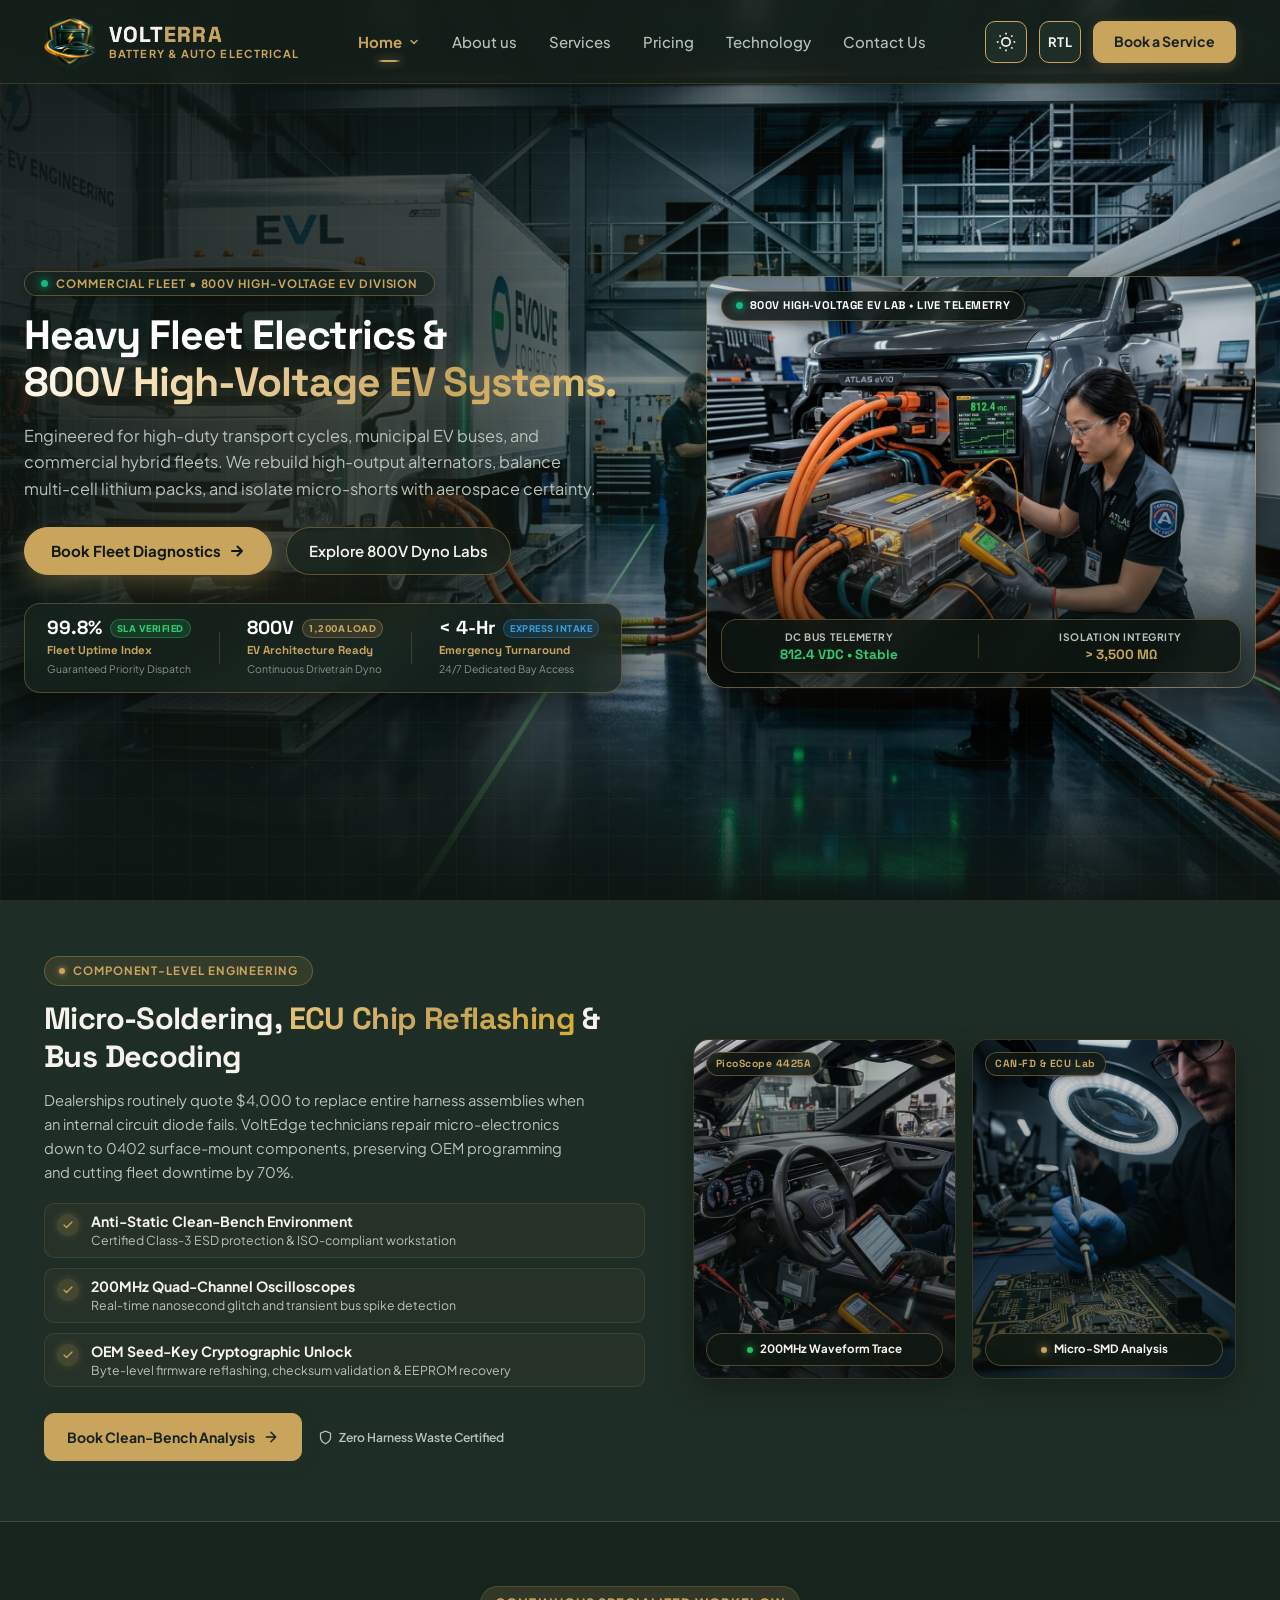
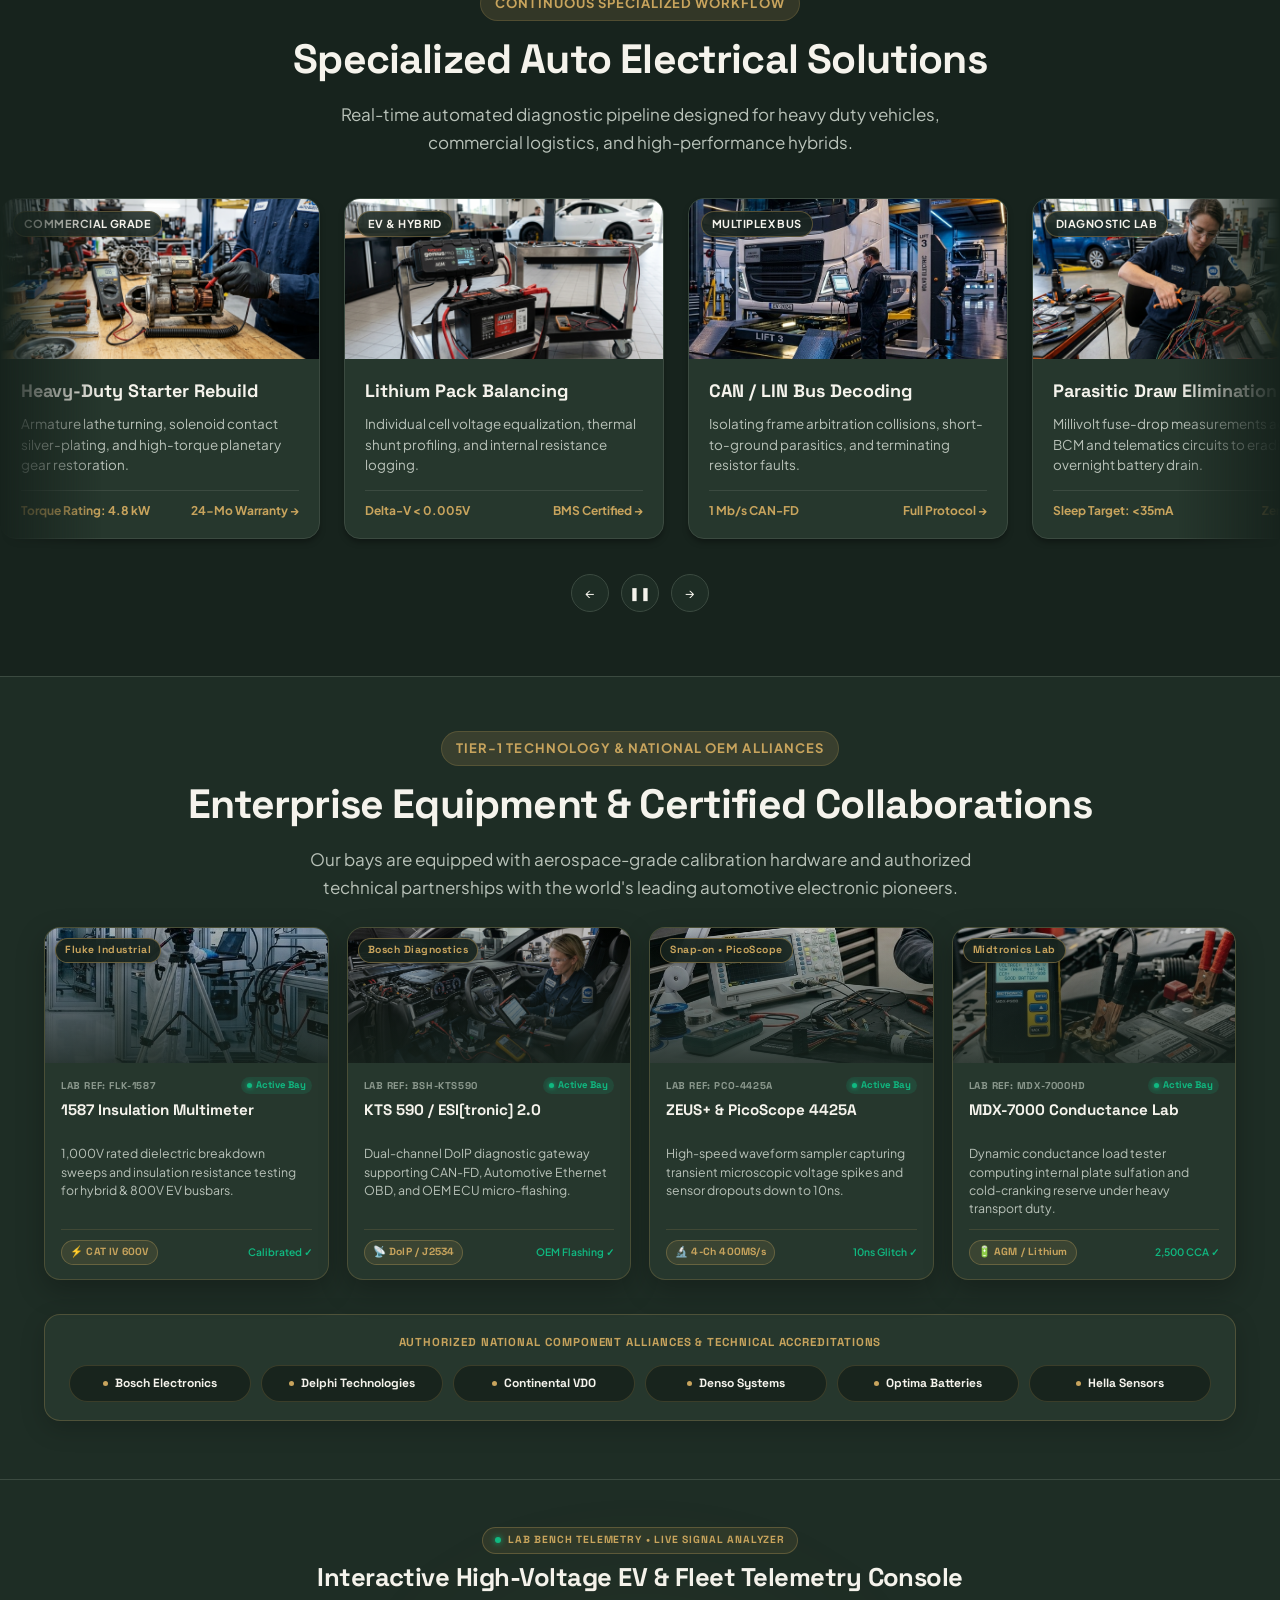
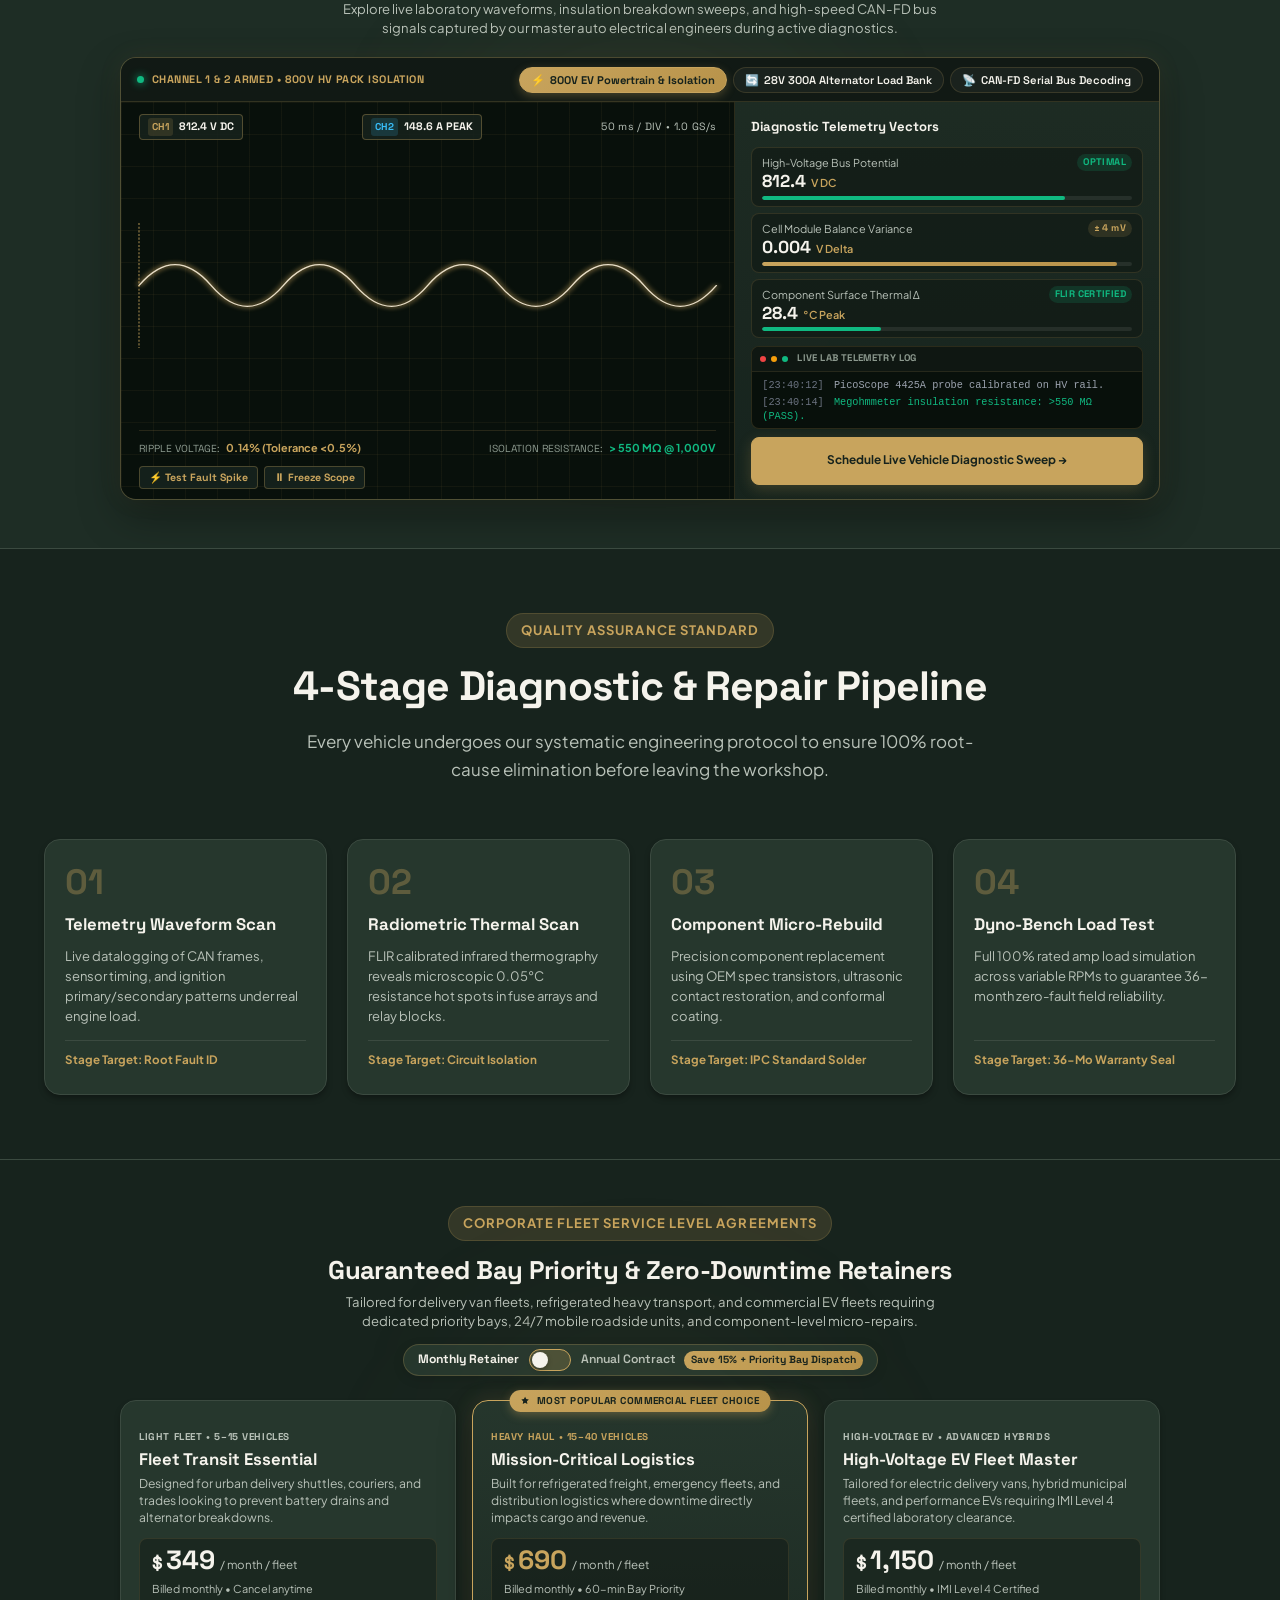
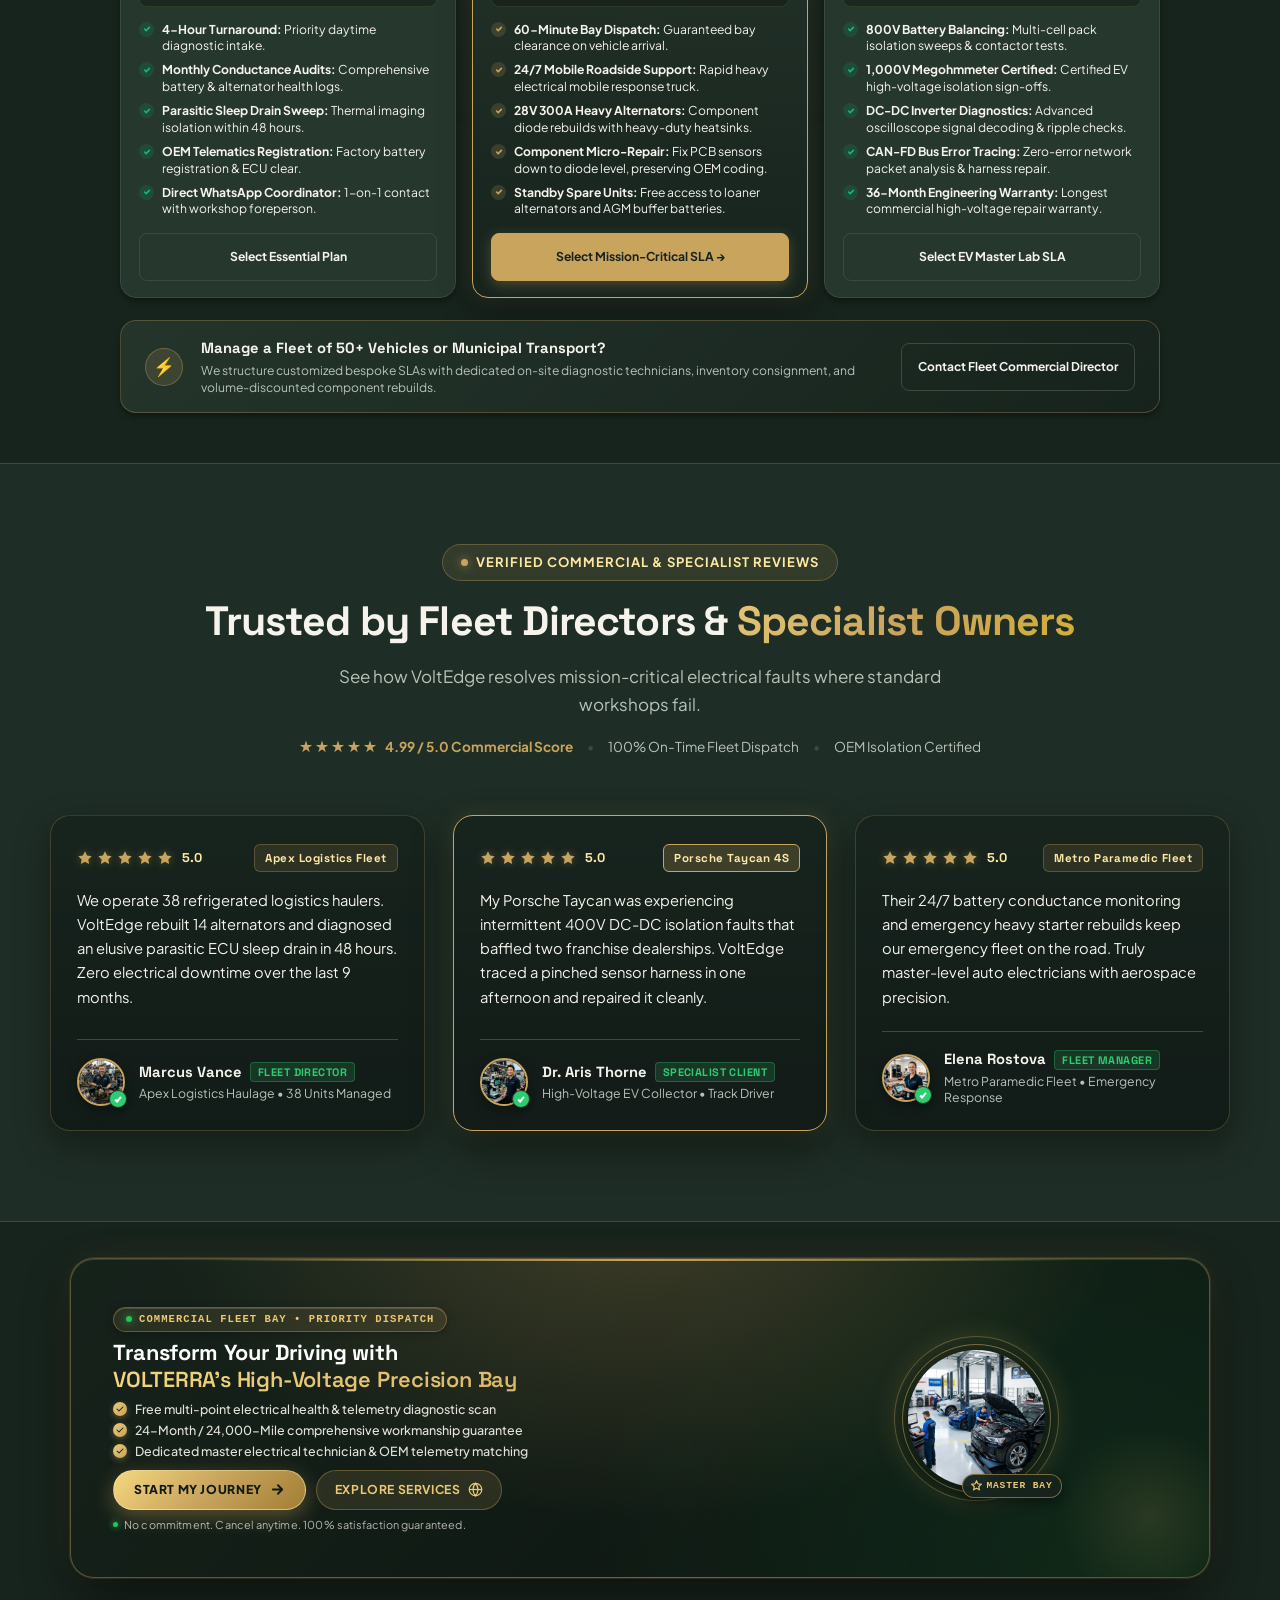
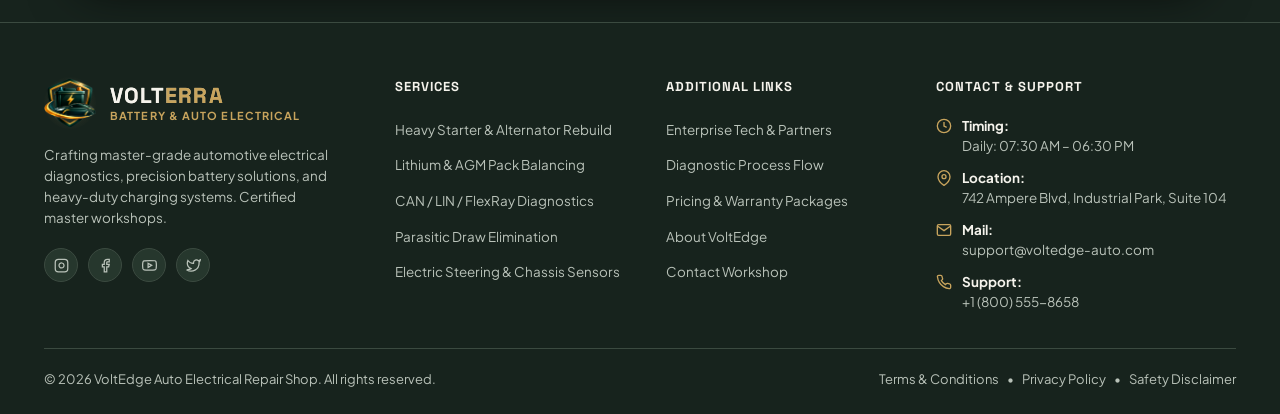
<file: Home 2.html>
<!DOCTYPE html>
<html lang="en" dir="ltr" data-theme="dark">
<head>
  <meta charset="UTF-8">
  <meta name="viewport" content="width=device-width, initial-scale=1.0">
  <title>VoltEdge Commercial Fleet &amp; High-Voltage EV Electrical Systems | Home 2</title>
  <meta name="description" content="Dedicated commercial fleet auto electrical repair, high-voltage EV battery balancing, heavy-duty alternator overhauls, and OEM component-level ECU diagnostics.">
  <link rel="preconnect" href="https://fonts.googleapis.com">
  <link rel="preconnect" href="https://fonts.gstatic.com" crossorigin>
  <link href="https://fonts.googleapis.com/css2?family=Plus+Jakarta+Sans:wght@300;400;500;600;700;800&family=Space+Grotesk:wght@500;600;700&display=swap" rel="stylesheet">
  <link rel="icon" type="image/png" href="assets/images/logo_icon.png">
  <link rel="stylesheet" href="index.css">
  <link rel="stylesheet" href="home-2.css">
</head>
<body>
  <!-- HEADER & NAVIGATION (Exact Same Design as Home 1) -->
  <header class="site-header" id="site-header">
    <div class="header-container">
      <!-- Left: Brand Logo & Name -->
      <a href="index.html" class="brand-logo" id="brand-logo" aria-label="VOLTERRA Battery & Auto Electrical">
        <span class="logo-icon-wrap">
          <img src="assets/images/logo_transparent.png" alt="VOLTERRA Luxury Auto Electrical" class="brand-logo-img">
        </span>
        <div class="brand-text">
          <span class="brand-title" dir="ltr"><span class="brand-title-primary">VOLT</span><span class="brand-title-secondary">ERRA</span></span>
          <span class="brand-subtitle">Battery &amp; Auto Electrical</span>
        </div>
      </a>

      <!-- Middle: 6 Nav Links (Dashboard MUST be the last link) -->
      <nav class="nav-menu" id="nav-menu">
        <ul class="nav-list">
          <li class="nav-item has-dropdown" id="nav-home-dropdown">
            <a href="#hero2" class="nav-link active" id="nav-home">
              <span>Home</span>
              <svg class="chevron-icon" viewBox="0 0 16 16" fill="none" stroke="currentColor">
                <path d="M4 6L8 10L12 6" stroke-width="2" stroke-linecap="round" stroke-linejoin="round"/>
              </svg>
            </a>
            <div class="nav-dropdown-menu">
              <a href="index.html" class="dropdown-item" id="nav-home1-link">
                <div class="dropdown-item-title">Home 1 (Classic Specialist)</div>
                <div class="dropdown-item-desc">Precision Diagnostics &amp; Battery Hub</div>
              </a>
              <a href="#hero2" class="dropdown-item current-page" id="nav-home2-link">
                <div class="dropdown-item-title">Home 2 (Fleet &amp; High-Voltage)</div>
                <div class="dropdown-item-desc">Commercial Fleet &amp; EV Architecture</div>
              </a>
            </div>
          </li>
          <li class="nav-item">
            <a href="About.html" class="nav-link" id="nav-about">About us</a>
          </li>
          <li class="nav-item">
            <a href="service.html" class="nav-link" id="nav-services">Services</a>
          </li>
          <li class="nav-item">
            <a href="pricing.html" class="nav-link" id="nav-pricing">Pricing</a>
          </li>
          <li class="nav-item">
            <a href="technology.html" class="nav-link" id="nav-tech">Technology</a>
          </li>
          <li class="nav-item">
            <a href="contact.html" class="nav-link" id="nav-contact">Contact Us</a>
          </li>
          <li class="nav-item nav-item-cta">
            <a href="book-service.html" class="btn btn-primary nav-menu-book-btn" id="nav-mobile-book-btn">
              <span>Book a Service</span>
            </a>
          </li>
        </ul>
      </nav>

      <!-- Right: Utility Controls & Primary CTA -->
      <div class="header-actions">
        <!-- Theme Toggle -->
        <button class="icon-toggle-btn" id="theme-toggle" aria-label="Toggle Dark and Light Mode" title="Toggle Dark/Light Mode">
          <svg class="theme-icon sun-icon" viewBox="0 0 24 24" fill="none" stroke="currentColor" stroke-width="2">
            <circle cx="12" cy="12" r="5"></circle>
            <line x1="12" y1="1" x2="12" y2="3"></line>
            <line x1="12" y1="21" x2="12" y2="23"></line>
            <line x1="4.22" y1="4.22" x2="5.64" y2="5.64"></line>
            <line x1="18.36" y1="18.36" x2="19.78" y2="19.78"></line>
            <line x1="1" y1="12" x2="3" y2="12"></line>
            <line x1="21" y1="12" x2="23" y2="12"></line>
            <line x1="4.22" y1="19.78" x2="5.64" y2="18.36"></line>
            <line x1="18.36" y1="5.64" x2="19.78" y2="4.22"></line>
          </svg>
          <svg class="theme-icon moon-icon" viewBox="0 0 24 24" fill="none" stroke="currentColor" stroke-width="2">
            <path d="M21 12.79A9 9 0 1 1 11.21 3 7 7 0 0 0 21 12.79z"></path>
          </svg>
        </button>

        <!-- RTL Button -->
        <button class="icon-toggle-btn rtl-toggle-btn" id="rtl-toggle" aria-label="Toggle RTL and LTR" title="Toggle RTL / LTR Direction">
          <span class="rtl-text-indicator">RTL</span>
        </button>

        <!-- Primary CTA: Book a Service -->
        <a href="book-service.html" class="btn btn-primary header-cta-btn" id="header-book-btn">
          <span>Book a Service</span>
        </a>

        <!-- Mobile Menu Toggle Button -->
        <button class="mobile-menu-btn" id="mobile-menu-btn" aria-label="Toggle Navigation Menu">
          <svg class="menu-icon" viewBox="0 0 24 24" fill="none" stroke="currentColor" stroke-width="2.2" stroke-linecap="round" stroke-linejoin="round" aria-hidden="true">
            <line x1="4" y1="6" x2="20" y2="6"></line>
            <line x1="4" y1="12" x2="20" y2="12"></line>
            <line x1="4" y1="18" x2="20" y2="18"></line>
          </svg>
        </button>
      </div>
    </div>
  </header>

  <main>
    <!-- 1. BESPOKE 800V FLEET DRIVETRAIN & HIGH-VOLTAGE COMMAND GRID (EXCLUSIVE WOW HERO) -->
    <section class="hero2-section" id="hero2">
      <div class="hero2-bg-media">
        <img 
          src="assets/images/home2_fleet_hangar.jpg" 
          alt="VOLTERRA Commercial Fleet Auto Electrical and 800V High-Voltage EV Engineering Hangar" 
          class="hero2-bg-img"
          loading="eager"
        >
        <div class="hero2-overlay"></div>
      </div>
      
      <!-- Tech Grid & Dual Ambient Glow Layers -->
      <div class="hero2-grid-pattern"></div>
      <div class="hero2-ambient-glow"></div>
      <div class="hero2-ambient-glow-left"></div>


      <div class="container hero2-container">
        <!-- Left: Heavy Fleet Command Deck -->
        <div class="hero2-content">
          <div class="hero2-badge">
            <span class="pulse-indicator green-pulse"></span>
            <span class="badge-text">COMMERCIAL FLEET &bull; 800V HIGH-VOLTAGE EV DIVISION</span>
          </div>

          <h1 class="hero2-headline">
            Heavy Fleet Electrics &amp;<br>
            <span class="fleet-gold-gradient">800V High-Voltage EV Systems.</span>
          </h1>

          <p class="hero2-paratext">
            Engineered for high-duty transport cycles, municipal EV buses, and commercial hybrid fleets. We rebuild high-output alternators, balance multi-cell lithium packs, and isolate micro-shorts with aerospace certainty.
          </p>

          <div class="hero2-actions">
            <a href="#premium-cta-section" class="btn btn-primary" id="hero2-book-btn">
              <span>Book Fleet Diagnostics</span>
              <svg class="btn-arrow-icon" viewBox="0 0 16 16" fill="none" stroke="currentColor">
                <path d="M3 8H13M13 8L8.5 3.5M13 8L8.5 12.5" stroke-width="2" stroke-linecap="round" stroke-linejoin="round"/>
              </svg>
            </a>
            <a href="#marquee-services" class="btn btn-secondary" id="hero2-explore-btn">
              <span>Explore 800V Dyno Labs</span>
            </a>
          </div>

          <!-- Hero 2 Fleet Performance SLA Matrix -->
          <div class="hero2-sla-matrix">
            <div class="sla-card">
              <div class="sla-top">
                <span class="sla-number">99.8%</span>
                <span class="sla-badge green-badge">SLA VERIFIED</span>
              </div>
              <div class="sla-label">Fleet Uptime Index</div>
              <div class="sla-sub">Guaranteed Priority Dispatch</div>
            </div>

            <div class="sla-divider"></div>

            <div class="sla-card">
              <div class="sla-top">
                <span class="sla-number">800V</span>
                <span class="sla-badge gold-badge">1,200A LOAD</span>
              </div>
              <div class="sla-label">EV Architecture Ready</div>
              <div class="sla-sub">Continuous Drivetrain Dyno</div>
            </div>

            <div class="sla-divider"></div>

            <div class="sla-card">
              <div class="sla-top">
                <span class="sla-number">&lt; 4-Hr</span>
                <span class="sla-badge cyan-badge">EXPRESS INTAKE</span>
              </div>
              <div class="sla-label">Emergency Turnaround</div>
              <div class="sla-sub">24/7 Dedicated Bay Access</div>
            </div>
          </div>
        </div>

        <!-- Right: Premium Fleet Visual Showcase (Replaces Card) -->
        <div class="hero2-single-visual">
          <div class="hero2-visual-card">
            <img 
              src="assets/images/home2_fleet_probe.jpg" 
              alt="Certified Master Technician Performing 800V High-Voltage EV Inverter & Battery Diagnostic Check" 
              class="hero2-visual-img"
              loading="eager"
            >
            <div class="hero2-visual-overlay"></div>
            
            <!-- Floating Premium Micro-Pill -->
            <div class="hero2-visual-pill">
              <span class="visual-pulse-dot"></span>
              <span>800V High-Voltage EV Lab &bull; Live Telemetry</span>
            </div>

            <!-- Floating Bottom Spec Dock -->
            <div class="hero2-visual-spec-dock">
              <div class="spec-dock-item">
                <span class="dock-label">DC Bus Telemetry</span>
                <span class="dock-val highlight-green">812.4 VDC &bull; Stable</span>
              </div>
              <div class="spec-dock-sep"></div>
              <div class="spec-dock-item">
                <span class="dock-label">Isolation Integrity</span>
                <span class="dock-val highlight-gold">&gt; 3,500 M&Omega;</span>
              </div>
            </div>
          </div>
        </div>
      </div>
    </section>

    <!-- 2. UNIQUE SECTION 2: LEFT PARA TEXT RIGHT IMAGE CARDS ALIGNMENT (Component Bench) -->
    <section class="component-bench-section" id="component-bench">
      <div class="container bench-container">
        <!-- Left: Paratext Content -->
        <div class="bench-content">
          <span class="section-tag bench-tag">
            <span class="tag-status-dot"></span>
            Component-Level Engineering
          </span>
          <h2 class="section-title bench-title">Micro-Soldering, <span class="text-gold-accent">ECU Chip Reflashing</span> &amp; Bus Decoding</h2>
          <p class="bench-subtitle">
            Dealerships routinely quote $4,000 to replace entire harness assemblies when an internal circuit diode fails. VoltEdge technicians repair micro-electronics down to 0402 surface-mount components, preserving OEM programming and cutting fleet downtime by 70%.
          </p>

          <div class="bench-features-list">
            <div class="bench-feature-item">
              <div class="bench-check-icon">
                <svg viewBox="0 0 24 24" fill="none"><path d="M20 6L9 17L4 12" stroke="currentColor" stroke-width="2.5" stroke-linecap="round" stroke-linejoin="round"/></svg>
              </div>
              <div class="bench-feature-text">
                <strong>Anti-Static Clean-Bench Environment</strong>
                <span>Certified Class-3 ESD protection &amp; ISO-compliant workstation</span>
              </div>
            </div>
            <div class="bench-feature-item">
              <div class="bench-check-icon">
                <svg viewBox="0 0 24 24" fill="none"><path d="M20 6L9 17L4 12" stroke="currentColor" stroke-width="2.5" stroke-linecap="round" stroke-linejoin="round"/></svg>
              </div>
              <div class="bench-feature-text">
                <strong>200MHz Quad-Channel Oscilloscopes</strong>
                <span>Real-time nanosecond glitch and transient bus spike detection</span>
              </div>
            </div>
            <div class="bench-feature-item">
              <div class="bench-check-icon">
                <svg viewBox="0 0 24 24" fill="none"><path d="M20 6L9 17L4 12" stroke="currentColor" stroke-width="2.5" stroke-linecap="round" stroke-linejoin="round"/></svg>
              </div>
              <div class="bench-feature-text">
                <strong>OEM Seed-Key Cryptographic Unlock</strong>
                <span>Byte-level firmware reflashing, checksum validation &amp; EEPROM recovery</span>
              </div>
            </div>
          </div>

          <div class="bench-actions-row">
            <a href="#premium-cta-section" class="btn btn-primary bench-cta-btn">
              <span>Book Clean-Bench Analysis</span>
              <svg width="16" height="16" viewBox="0 0 24 24" fill="none" stroke="currentColor" stroke-width="2.2" stroke-linecap="round" stroke-linejoin="round"><path d="M5 12h14M12 5l7 7-7 7"/></svg>
            </a>
            <div class="bench-accreditation-badge">
              <svg width="15" height="15" viewBox="0 0 24 24" fill="none" stroke="currentColor" stroke-width="2"><path d="M12 22s8-4 8-10V5l-8-3-8 3v7c0 6 8 10 8 10z"/></svg>
              <span>Zero Harness Waste Certified</span>
            </div>
          </div>
        </div>

        <!-- Right: Dual Equal-Height Lab Visual Alignment -->
        <div class="bench-image-grid">
          <div class="bench-img-card">
            <img src="assets/images/electrical_diagnostics.jpg" alt="Oscilloscope diagnostic trace on vehicle ECU board" loading="lazy">
            <div class="bench-card-overlay"></div>
            <div class="bench-card-top-tag">PicoScope 4425A</div>
            <div class="bench-floating-pill">
              <span class="status-pulse-dot"></span>
              <span>200MHz Waveform Trace</span>
            </div>
          </div>

          <div class="bench-img-card">
            <img src="assets/images/ecu_microsoldering_lab.jpg" alt="Automotive ECU micro-soldering precision station" loading="lazy">
            <div class="bench-card-overlay"></div>
            <div class="bench-card-top-tag">CAN-FD &amp; ECU Lab</div>
            <div class="bench-floating-pill">
              <span class="status-pulse-dot gold"></span>
              <span>Micro-SMD Analysis</span>
            </div>
          </div>
        </div>
      </div>
    </section>

    <!-- 3. UNIQUE SECTION 3: AUTOMATED SCROLLING MARQUEE CARDS (Battery & Auto Repair) -->
    <section class="marquee-services-section" id="marquee-services">
      <div class="container marquee-header text-center">
        <span class="section-tag">Continuous Specialized Workflow</span>
        <h2 class="section-title">Specialized Auto Electrical Solutions</h2>
        <p class="section-subtitle">
          Real-time automated diagnostic pipeline designed for heavy duty vehicles, commercial logistics, and high-performance hybrids.
        </p>
      </div>

      <div class="marquee-wrapper" id="marquee-wrapper">
        <div class="marquee-track" id="marquee-track">
          <!-- Card 1 -->
          <div class="marquee-card">
            <div class="marquee-card-img-wrap">
              <img src="assets/images/starter_motor.jpg" alt="High-Output Starter Motor Overhaul" loading="lazy">
              <span class="marquee-card-badge">Commercial Grade</span>
            </div>
            <div class="marquee-card-body">
              <h3 class="marquee-card-title">Heavy-Duty Starter Rebuild</h3>
              <p class="marquee-card-desc">Armature lathe turning, solenoid contact silver-plating, and high-torque planetary gear restoration.</p>
              <div class="marquee-card-footer">
                <span>Torque Rating: 4.8 kW</span>
                <span>24-Mo Warranty &rarr;</span>
              </div>
            </div>
          </div>

          <!-- Card 2 -->
          <div class="marquee-card">
            <div class="marquee-card-img-wrap">
              <img src="assets/images/battery_charging.jpg" alt="Lithium & AGM Pack Balancing" loading="lazy">
              <span class="marquee-card-badge">EV &amp; Hybrid</span>
            </div>
            <div class="marquee-card-body">
              <h3 class="marquee-card-title">Lithium Pack Balancing</h3>
              <p class="marquee-card-desc">Individual cell voltage equalization, thermal shunt profiling, and internal resistance logging.</p>
              <div class="marquee-card-footer">
                <span>Delta-V &lt; 0.005V</span>
                <span>BMS Certified &rarr;</span>
              </div>
            </div>
          </div>

          <!-- Card 3 -->
          <div class="marquee-card">
            <div class="marquee-card-img-wrap">
              <img src="assets/images/home2_marquee_canbus.jpg" alt="CAN / LIN Bus Protocol Decoding" loading="lazy">
              <span class="marquee-card-badge">Multiplex Bus</span>
            </div>
            <div class="marquee-card-body">
              <h3 class="marquee-card-title">CAN / LIN Bus Decoding</h3>
              <p class="marquee-card-desc">Isolating frame arbitration collisions, short-to-ground parasitics, and terminating resistor faults.</p>
              <div class="marquee-card-footer">
                <span>1 Mb/s CAN-FD</span>
                <span>Full Protocol &rarr;</span>
              </div>
            </div>
          </div>

          <!-- Card 4 -->
          <div class="marquee-card">
            <div class="marquee-card-img-wrap">
              <img src="assets/images/wiring_repair.jpg" alt="Parasitic Quiescent Draw Tracing" loading="lazy">
              <span class="marquee-card-badge">Diagnostic Lab</span>
            </div>
            <div class="marquee-card-body">
              <h3 class="marquee-card-title">Parasitic Draw Elimination</h3>
              <p class="marquee-card-desc">Millivolt fuse-drop measurements across BCM and telematics circuits to eradicate overnight battery drain.</p>
              <div class="marquee-card-footer">
                <span>Sleep Target: &lt;35mA</span>
                <span>Zero Drain &rarr;</span>
              </div>
            </div>
          </div>

          <!-- Card 5 -->
          <div class="marquee-card">
            <div class="marquee-card-img-wrap">
              <img src="assets/images/alternator_repair.jpg" alt="Electric Power Steering Calibration" loading="lazy">
              <span class="marquee-card-badge">Chassis Electronics</span>
            </div>
            <div class="marquee-card-body">
              <h3 class="marquee-card-title">EPS Steering Calibration</h3>
              <p class="marquee-card-desc">Electronic torque sensor zero-point learning, steering angle sensor re-initialization, and motor drive testing.</p>
              <div class="marquee-card-footer">
                <span>Angle Tolerance: 0.1&deg;</span>
                <span>OEM Spec &rarr;</span>
              </div>
            </div>
          </div>

          <!-- Card 6 -->
          <div class="marquee-card">
            <div class="marquee-card-img-wrap">
              <img src="assets/images/jump_start.jpg" alt="Emergency Supercapacitor Jump Systems" loading="lazy">
              <span class="marquee-card-badge">Industrial Auxiliary</span>
            </div>
            <div class="marquee-card-body">
              <h3 class="marquee-card-title">Supercapacitor Systems</h3>
              <p class="marquee-card-desc">Installation and maintenance of ultracapacitor start-assist banks for cold-climate commercial operations.</p>
              <div class="marquee-card-footer">
                <span>Cranking: 2000A</span>
                <span>-40&deg;C Verified &rarr;</span>
              </div>
            </div>
          </div>

          <!-- Duplicated for seamless infinite marquee scroll with unique visuals -->
          <div class="marquee-card" aria-hidden="true">
            <div class="marquee-card-img-wrap">
              <img src="assets/images/home2_marquee_canbus.jpg" alt="" loading="lazy">
              <span class="marquee-card-badge">Commercial Grade</span>
            </div>
            <div class="marquee-card-body">
              <h3 class="marquee-card-title">Heavy-Duty Starter Rebuild</h3>
              <p class="marquee-card-desc">Armature lathe turning, solenoid contact silver-plating, and high-torque planetary gear restoration.</p>
              <div class="marquee-card-footer">
                <span>Torque Rating: 4.8 kW</span>
                <span>24-Mo Warranty &rarr;</span>
              </div>
            </div>
          </div>

          <div class="marquee-card" aria-hidden="true">
            <div class="marquee-card-img-wrap">
              <img src="assets/images/battery_charging.jpg" alt="" loading="lazy">
              <span class="marquee-card-badge">EV &amp; Hybrid</span>
            </div>
            <div class="marquee-card-body">
              <h3 class="marquee-card-title">Lithium Pack Balancing</h3>
              <p class="marquee-card-desc">Individual cell voltage equalization, thermal shunt profiling, and internal resistance logging.</p>
              <div class="marquee-card-footer">
                <span>Delta-V &lt; 0.005V</span>
                <span>BMS Certified &rarr;</span>
              </div>
            </div>
          </div>

          <div class="marquee-card" aria-hidden="true">
            <div class="marquee-card-img-wrap">
              <img src="assets/images/starter_motor.jpg" alt="" loading="lazy">
              <span class="marquee-card-badge">Multiplex Bus</span>
            </div>
            <div class="marquee-card-body">
              <h3 class="marquee-card-title">CAN / LIN Bus Decoding</h3>
              <p class="marquee-card-desc">Isolating frame arbitration collisions, short-to-ground parasitics, and terminating resistor faults.</p>
              <div class="marquee-card-footer">
                <span>1 Mb/s CAN-FD</span>
                <span>Full Protocol &rarr;</span>
              </div>
            </div>
          </div>
        </div>
      </div>

      <!-- Controls -->
      <div class="marquee-controls">
        <button class="marquee-ctrl-btn" id="marquee-prev" aria-label="Scroll services left">&#8592;</button>
        <button class="marquee-ctrl-btn" id="marquee-toggle" aria-label="Pause or resume auto scroll">&#10074;&#10074;</button>
        <button class="marquee-ctrl-btn" id="marquee-next" aria-label="Scroll services right">&#8594;</button>
      </div>
    </section>

    <!-- 4. UNIQUE SECTION 4: LAB EQUIPMENT & NATIONAL COMPANY COLLABORATIONS -->
    <section class="partners-tech-section" id="partners-tech">
      <div class="container">
        <div class="section-header text-center">
          <span class="section-tag">Tier-1 Technology &amp; National OEM Alliances</span>
          <h2 class="section-title">Enterprise Equipment &amp; Certified Collaborations</h2>
          <p class="section-subtitle">
            Our bays are equipped with aerospace-grade calibration hardware and authorized technical partnerships with the world's leading automotive electronic pioneers.
          </p>
        </div>

        <!-- 4 Laboratory Tools Cards -->
        <div class="tools-grid-4">
          <!-- Tool 1: Fluke 1587 -->
          <div class="tool-card">
            <div class="tool-media-wrap">
              <img src="assets/images/tech_card_thermal.jpg" alt="Fluke 1587 Insulation Multimeter" class="tool-media-img" loading="lazy">
              <div class="tool-media-overlay"></div>
              <span class="tool-brand-chip">Fluke Industrial</span>
            </div>
            <div class="tool-card-body">
              <div class="tool-meta-row">
                <span class="tool-serial-spec">LAB REF: FLK-1587</span>
                <span class="tool-live-badge"><span class="badge-dot-green"></span>Active Bay</span>
              </div>
              <h3 class="tool-card-title">1587 Insulation Multimeter</h3>
              <p class="tool-card-desc">1,000V rated dielectric breakdown sweeps and insulation resistance testing for hybrid &amp; 800V EV busbars.</p>
              <div class="tool-card-footer">
                <span class="tool-spec-pill">&#9889; CAT IV 600V</span>
                <span class="tool-tested-tag">Calibrated &check;</span>
              </div>
            </div>
          </div>

          <!-- Tool 2: Bosch KTS 590 -->
          <div class="tool-card">
            <div class="tool-media-wrap">
              <img src="assets/images/electrical_diagnostics.jpg" alt="Bosch Diagnostics KTS 590" class="tool-media-img" loading="lazy">
              <div class="tool-media-overlay"></div>
              <span class="tool-brand-chip">Bosch Diagnostics</span>
            </div>
            <div class="tool-card-body">
              <div class="tool-meta-row">
                <span class="tool-serial-spec">LAB REF: BSH-KTS590</span>
                <span class="tool-live-badge"><span class="badge-dot-green"></span>Active Bay</span>
              </div>
              <h3 class="tool-card-title">KTS 590 / ESI[tronic] 2.0</h3>
              <p class="tool-card-desc">Dual-channel DoIP diagnostic gateway supporting CAN-FD, Automotive Ethernet OBD, and OEM ECU micro-flashing.</p>
              <div class="tool-card-footer">
                <span class="tool-spec-pill">&#128225; DoIP / J2534</span>
                <span class="tool-tested-tag">OEM Flashing &check;</span>
              </div>
            </div>
          </div>

          <!-- Tool 3: Snap-on & PicoScope -->
          <div class="tool-card">
            <div class="tool-media-wrap">
              <img src="assets/images/tech_card_picoscope.jpg" alt="Snap-on ZEUS+ Lab Oscilloscope" class="tool-media-img" loading="lazy">
              <div class="tool-media-overlay"></div>
              <span class="tool-brand-chip">Snap-on &bull; PicoScope</span>
            </div>
            <div class="tool-card-body">
              <div class="tool-meta-row">
                <span class="tool-serial-spec">LAB REF: PCO-4425A</span>
                <span class="tool-live-badge"><span class="badge-dot-green"></span>Active Bay</span>
              </div>
              <h3 class="tool-card-title">ZEUS+ &amp; PicoScope 4425A</h3>
              <p class="tool-card-desc">High-speed waveform sampler capturing transient microscopic voltage spikes and sensor dropouts down to 10ns.</p>
              <div class="tool-card-footer">
                <span class="tool-spec-pill">&#128300; 4-Ch 400MS/s</span>
                <span class="tool-tested-tag">10ns Glitch &check;</span>
              </div>
            </div>
          </div>

          <!-- Tool 4: Midtronics MDX-7000 -->
          <div class="tool-card">
            <div class="tool-media-wrap">
              <img src="assets/images/tech_card_midtronics.jpg" alt="Midtronics MDX-7000 Conductance Analyzer" class="tool-media-img" loading="lazy">
              <div class="tool-media-overlay"></div>
              <span class="tool-brand-chip">Midtronics Lab</span>
            </div>
            <div class="tool-card-body">
              <div class="tool-meta-row">
                <span class="tool-serial-spec">LAB REF: MDX-7000HD</span>
                <span class="tool-live-badge"><span class="badge-dot-green"></span>Active Bay</span>
              </div>
              <h3 class="tool-card-title">MDX-7000 Conductance Lab</h3>
              <p class="tool-card-desc">Dynamic conductance load tester computing internal plate sulfation and cold-cranking reserve under heavy transport duty.</p>
              <div class="tool-card-footer">
                <span class="tool-spec-pill">&#128267; AGM / Lithium</span>
                <span class="tool-tested-tag">2,500 CCA &check;</span>
              </div>
            </div>
          </div>
        </div>

        <!-- National Alliances Box -->
        <div class="brand-alliances-box">
          <h4 class="alliance-heading">Authorized National Component Alliances &amp; Technical Accreditations</h4>
          <div class="brand-logos-row">
            <div class="brand-logo-pill">
              <span class="brand-tag-dot"></span>
              <span>Bosch Electronics</span>
            </div>
            <div class="brand-logo-pill">
              <span class="brand-tag-dot"></span>
              <span>Delphi Technologies</span>
            </div>
            <div class="brand-logo-pill">
              <span class="brand-tag-dot"></span>
              <span>Continental VDO</span>
            </div>
            <div class="brand-logo-pill">
              <span class="brand-tag-dot"></span>
              <span>Denso Systems</span>
            </div>
            <div class="brand-logo-pill">
              <span class="brand-tag-dot"></span>
              <span>Optima Batteries</span>
            </div>
            <div class="brand-logo-pill">
              <span class="brand-tag-dot"></span>
              <span>Hella Sensors</span>
            </div>
          </div>
        </div>
      </div>
    </section>

    <!-- 5. UNIQUE SECTION: INTERACTIVE HIGH-VOLTAGE & FLEET TELEMETRY LAB -->
    <section class="telemetry-lab-section" id="telemetry-lab">
      <div class="telemetry-ambient-glow"></div>
      <div class="container">
        <div class="section-header text-center">
          <div class="telemetry-live-pill">
            <span class="live-blink-dot"></span>
            <span>LAB BENCH TELEMETRY &bull; LIVE SIGNAL ANALYZER</span>
          </div>
          <h2 class="section-title">Interactive High-Voltage EV &amp; Fleet Telemetry Console</h2>
          <p class="section-subtitle">
            Explore live laboratory waveforms, insulation breakdown sweeps, and high-speed CAN-FD bus signals captured by our master auto electrical engineers during active diagnostics.
          </p>
        </div>

        <!-- Interactive Telemetry Console Card -->
        <div class="telemetry-console-card">
          <!-- Console Top Utility Bar -->
          <div class="console-top-bar">
            <!-- Channel Status Badges -->
            <div class="console-status-group">
              <span class="status-indicator-led"></span>
              <span class="console-mode-label" id="scope-status-text">CHANNEL 1 &amp; 2 ARMED &bull; 800V HV PACK ISOLATION</span>
            </div>

            <!-- Interactive Mode Switcher Tabs -->
            <div class="scope-mode-tabs" role="tablist">
              <button class="scope-tab-btn active" data-mode="ev" id="tab-scope-ev" role="tab" aria-selected="true">
                <span class="tab-icon">&#9889;</span>
                <span>800V EV Powertrain &amp; Isolation</span>
              </button>
              <button class="scope-tab-btn" data-mode="alternator" id="tab-scope-alternator" role="tab" aria-selected="false">
                <span class="tab-icon">&#128260;</span>
                <span>28V 300A Alternator Load Bank</span>
              </button>
              <button class="scope-tab-btn" data-mode="canbus" id="tab-scope-canbus" role="tab" aria-selected="false">
                <span class="tab-icon">&#128225;</span>
                <span>CAN-FD Serial Bus Decoding</span>
              </button>
            </div>
          </div>

          <!-- Console Main Dual-Stage Grid -->
          <div class="console-main-grid">
            <!-- Stage 1: Digital Oscilloscope Screen -->
            <div class="scope-screen-viewport">
              <!-- CRT Screen Grid Matrix -->
              <div class="scope-grid-bg"></div>

              <!-- Top Screen Parameter Overlays -->
              <div class="scope-screen-header">
                <div class="scope-channel-pill ch1">
                  <span class="ch-badge">CH1</span>
                  <span id="ch1-value">812.4 V DC</span>
                </div>
                <div class="scope-channel-pill ch2">
                  <span class="ch-badge">CH2</span>
                  <span id="ch2-value">148.6 A PEAK</span>
                </div>
                <div class="scope-timebase" id="scope-timebase-display">50 ms / DIV &bull; 1.0 GS/s</div>
              </div>

              <!-- Animated Waveform SVG Canvas Display -->
              <div class="scope-wave-container" id="scope-wave-container">
                <svg class="scope-svg-wave" viewBox="0 0 800 240" preserveAspectRatio="none">
                  <!-- Phosphor Glow Path -->
                  <path id="scope-wave-glow" class="scope-wave-glow-path" d="M 0,120 Q 50,40 100,120 T 200,120 T 300,120 T 400,120 T 500,120 T 600,120 T 700,120 T 800,120" />
                  <!-- Sharp Vector Beam -->
                  <path id="scope-wave-beam" class="scope-wave-beam-path" d="M 0,120 Q 50,40 100,120 T 200,120 T 300,120 T 400,120 T 500,120 T 600,120 T 700,120 T 800,120" />
                  <!-- Dynamic Cursor / Marker Line -->
                  <line id="scope-tracer-line" class="scope-sweep-laser" x1="0" y1="0" x2="0" y2="240" />
                </svg>
              </div>

              <!-- Screen Bottom Status Bar & Interactive Controls -->
              <div class="scope-screen-footer">
                <div class="scope-footer-metric">
                  <span class="metric-key">RIPPLE VOLTAGE:</span>
                  <span class="metric-num gold" id="scope-ripple-text">0.14% (Tolerance &lt;0.5%)</span>
                </div>
                <div class="scope-footer-metric">
                  <span class="metric-key">ISOLATION RESISTANCE:</span>
                  <span class="metric-num green" id="scope-isolation-text">&gt; 550 M&Omega; @ 1,000V</span>
                </div>
                <div class="scope-screen-actions">
                  <button class="scope-action-btn" id="btn-scope-trigger" title="Inject a momentary diagnostic transient pulse">
                    <span>&#9889; Test Fault Spike</span>
                  </button>
                  <button class="scope-action-btn" id="btn-scope-freeze" title="Freeze / Run active oscilloscope waveform">
                    <span id="scope-freeze-label">&#9208; Freeze Scope</span>
                  </button>
                </div>
              </div>
            </div>

            <!-- Stage 2: Telemetry Bench Metrics & Live Terminal Log -->
            <div class="telemetry-sidebar-panel">
              <h3 class="telemetry-panel-title">Diagnostic Telemetry Vectors</h3>

              <!-- Telemetry Cards -->
              <div class="telemetry-metric-cards">
                <!-- Card 1 -->
                <div class="telemetry-metric-item">
                  <div class="telemetry-metric-head">
                    <span class="t-label">High-Voltage Bus Potential</span>
                    <span class="t-badge green" id="t-status-1">OPTIMAL</span>
                  </div>
                  <div class="t-value-row">
                    <span class="t-val-large" id="t-val-1">812.4</span>
                    <span class="t-unit">V DC</span>
                  </div>
                  <div class="t-bar-wrap">
                    <div class="t-bar-fill" id="t-bar-1" style="width: 82%;"></div>
                  </div>
                </div>

                <!-- Card 2 -->
                <div class="telemetry-metric-item">
                  <div class="telemetry-metric-head">
                    <span class="t-label">Cell Module Balance Variance</span>
                    <span class="t-badge gold" id="t-status-2">&plusmn; 4 mV</span>
                  </div>
                  <div class="t-value-row">
                    <span class="t-val-large" id="t-val-2">0.004</span>
                    <span class="t-unit">V Delta</span>
                  </div>
                  <div class="t-bar-wrap">
                    <div class="t-bar-fill gold-bar" id="t-bar-2" style="width: 96%;"></div>
                  </div>
                </div>

                <!-- Card 3 -->
                <div class="telemetry-metric-item">
                  <div class="telemetry-metric-head">
                    <span class="t-label">Component Surface Thermal &Delta;</span>
                    <span class="t-badge green" id="t-status-3">FLIR CERTIFIED</span>
                  </div>
                  <div class="t-value-row">
                    <span class="t-val-large" id="t-val-3">28.4</span>
                    <span class="t-unit">&deg;C Peak</span>
                  </div>
                  <div class="t-bar-wrap">
                    <div class="t-bar-fill" id="t-bar-3" style="width: 32%;"></div>
                  </div>
                </div>
              </div>

              <!-- Mini Diagnostic Terminal Feed -->
              <div class="telemetry-terminal-wrap">
                <div class="terminal-bar">
                  <span class="terminal-dot red"></span>
                  <span class="terminal-dot yellow"></span>
                  <span class="terminal-dot green"></span>
                  <span class="terminal-title">LIVE LAB TELEMETRY LOG</span>
                </div>
                <div class="terminal-body" id="telemetry-log-stream">
                  <div class="log-row"><span class="log-time">[23:40:12]</span> <span class="log-info">PicoScope 4425A probe calibrated on HV rail.</span></div>
                  <div class="log-row"><span class="log-time">[23:40:14]</span> <span class="log-success">Megohmmeter insulation resistance: &gt;550 M&Omega; (PASS).</span></div>
                  <div class="log-row"><span class="log-time">[23:40:15]</span> <span class="log-gold">Harmonic ripple at 18.4 kHz within 0.14% threshold.</span></div>
                  <div class="log-row"><span class="log-time">[23:40:17]</span> <span class="log-info">Ready for full-load dynamic sweep.</span></div>
                </div>
              </div>

              <div class="telemetry-footer-cta">
                <a href="#premium-cta-section" class="btn btn-primary full-width telemetry-cta-btn">
                  <span>Schedule Live Vehicle Diagnostic Sweep &rarr;</span>
                </a>
              </div>
            </div>
          </div>
        </div>
      </div>
    </section>

    <!-- 6. UNIQUE SECTION: PROCESS SECTION -->
    <section class="process-flow-section" id="process-flow">
      <div class="container">
        <div class="section-header text-center">
          <span class="section-tag">Quality Assurance Standard</span>
          <h2 class="section-title">4-Stage Diagnostic &amp; Repair Pipeline</h2>
          <p class="section-subtitle">
            Every vehicle undergoes our systematic engineering protocol to ensure 100% root-cause elimination before leaving the workshop.
          </p>
        </div>

        <div class="process-grid-4">
          <!-- Step 1 -->
          <div class="process-card">
            <div class="process-step-num">01</div>
            <h3 class="process-card-title">Telemetry Waveform Scan</h3>
            <p class="process-card-desc">Live datalogging of CAN frames, sensor timing, and ignition primary/secondary patterns under real engine load.</p>
            <div class="process-card-meta">
              <span>Stage Target: Root Fault ID</span>
            </div>
          </div>

          <!-- Step 2 -->
          <div class="process-card">
            <div class="process-step-num">02</div>
            <h3 class="process-card-title">Radiometric Thermal Scan</h3>
            <p class="process-card-desc">FLIR calibrated infrared thermography reveals microscopic 0.05&deg;C resistance hot spots in fuse arrays and relay blocks.</p>
            <div class="process-card-meta">
              <span>Stage Target: Circuit Isolation</span>
            </div>
          </div>

          <!-- Step 3 -->
          <div class="process-card">
            <div class="process-step-num">03</div>
            <h3 class="process-card-title">Component Micro-Rebuild</h3>
            <p class="process-card-desc">Precision component replacement using OEM spec transistors, ultrasonic contact restoration, and conformal coating.</p>
            <div class="process-card-meta">
              <span>Stage Target: IPC Standard Solder</span>
            </div>
          </div>

          <!-- Step 4 -->
          <div class="process-card">
            <div class="process-step-num">04</div>
            <h3 class="process-card-title">Dyno-Bench Load Test</h3>
            <p class="process-card-desc">Full 100% rated amp load simulation across variable RPMs to guarantee 36-month zero-fault field reliability.</p>
            <div class="process-card-meta">
              <span>Stage Target: 36-Mo Warranty Seal</span>
            </div>
          </div>
        </div>
      </div>
    </section>

    <!-- 7. UNIQUE SECTION: COMMERCIAL FLEET SERVICE LEVEL AGREEMENTS (SLA) -->
    <section class="fleet-sla-section" id="fleet-sla-plans">
      <div class="sla-ambient-glow"></div>
      <div class="container">
        <div class="section-header text-center">
          <span class="section-tag">Corporate Fleet Service Level Agreements</span>
          <h2 class="section-title">Guaranteed Bay Priority &amp; Zero-Downtime Retainers</h2>
          <p class="section-subtitle">
            Tailored for delivery van fleets, refrigerated heavy transport, and commercial EV fleets requiring dedicated priority bays, 24/7 mobile roadside units, and component-level micro-repairs.
          </p>

          <!-- Interactive Billing Period Toggle -->
          <div class="sla-billing-toggle-wrap">
            <span class="sla-period-label active" id="label-monthly">Monthly Retainer</span>
            <button class="sla-toggle-switch" id="sla-billing-switch" role="switch" aria-checked="false" aria-label="Toggle annual billing discount">
              <span class="sla-toggle-thumb"></span>
            </button>
            <span class="sla-period-label" id="label-annual">
              Annual Contract
              <span class="sla-discount-badge">Save 15% + Priority Bay Dispatch</span>
            </span>
          </div>
        </div>

        <!-- 3-Tier SLA Cards Grid -->
        <div class="sla-cards-grid-3">
          <!-- Tier 1: Fleet Transit Essential -->
          <div class="sla-tier-card">
            <div class="sla-card-header">
              <span class="sla-tier-tag">LIGHT FLEET &bull; 5&ndash;15 VEHICLES</span>
              <h3 class="sla-tier-title">Fleet Transit Essential</h3>
              <p class="sla-tier-desc">Designed for urban delivery shuttles, couriers, and trades looking to prevent battery drains and alternator breakdowns.</p>
            </div>

            <div class="sla-pricing-box">
              <div class="sla-price-row">
                <span class="sla-currency">$</span>
                <span class="sla-amount" data-monthly="349" data-annual="299">349</span>
                <span class="sla-period">/ month / fleet</span>
              </div>
              <span class="sla-billing-note" data-monthly="Billed monthly &bull; Cancel anytime" data-annual="Billed annually ($3,588/yr)">Billed monthly &bull; Cancel anytime</span>
            </div>

            <ul class="sla-features-list">
              <li>
                <span class="sla-check-icon">
                  <svg viewBox="0 0 12 12" width="8" height="8" fill="none" stroke="currentColor" stroke-width="2.4" stroke-linecap="round" stroke-linejoin="round" aria-hidden="true"><polyline points="2.5 6 4.8 8.5 9.5 3.5"/></svg>
                </span>
                <span><strong>4-Hour Turnaround:</strong> Priority daytime diagnostic intake.</span>
              </li>
              <li>
                <span class="sla-check-icon">
                  <svg viewBox="0 0 12 12" width="8" height="8" fill="none" stroke="currentColor" stroke-width="2.4" stroke-linecap="round" stroke-linejoin="round" aria-hidden="true"><polyline points="2.5 6 4.8 8.5 9.5 3.5"/></svg>
                </span>
                <span><strong>Monthly Conductance Audits:</strong> Comprehensive battery &amp; alternator health logs.</span>
              </li>
              <li>
                <span class="sla-check-icon">
                  <svg viewBox="0 0 12 12" width="8" height="8" fill="none" stroke="currentColor" stroke-width="2.4" stroke-linecap="round" stroke-linejoin="round" aria-hidden="true"><polyline points="2.5 6 4.8 8.5 9.5 3.5"/></svg>
                </span>
                <span><strong>Parasitic Sleep Drain Sweep:</strong> Thermal imaging isolation within 48 hours.</span>
              </li>
              <li>
                <span class="sla-check-icon">
                  <svg viewBox="0 0 12 12" width="8" height="8" fill="none" stroke="currentColor" stroke-width="2.4" stroke-linecap="round" stroke-linejoin="round" aria-hidden="true"><polyline points="2.5 6 4.8 8.5 9.5 3.5"/></svg>
                </span>
                <span><strong>OEM Telematics Registration:</strong> Factory battery registration &amp; ECU clear.</span>
              </li>
              <li>
                <span class="sla-check-icon">
                  <svg viewBox="0 0 12 12" width="8" height="8" fill="none" stroke="currentColor" stroke-width="2.4" stroke-linecap="round" stroke-linejoin="round" aria-hidden="true"><polyline points="2.5 6 4.8 8.5 9.5 3.5"/></svg>
                </span>
                <span><strong>Direct WhatsApp Coordinator:</strong> 1-on-1 contact with workshop foreperson.</span>
              </li>
            </ul>

            <div class="sla-card-action">
              <a href="#premium-cta-section" class="btn btn-secondary full-width sla-select-btn" data-plan="Fleet Transit Essential">
                <span>Select Essential Plan</span>
              </a>
            </div>
          </div>

          <!-- Tier 2: Mission-Critical Haul & Cold-Chain (Featured) -->
          <div class="sla-tier-card featured-sla-card">
            <div class="sla-popular-badge">
              <svg width="10" height="10" viewBox="0 0 24 24" fill="currentColor" style="vertical-align: -1px; margin-right: 3px;" aria-hidden="true">
                <polygon points="12 2 15.09 8.26 22 9.27 17 14.14 18.18 21.02 12 17.77 5.82 21.02 7 14.14 2 9.27 8.91 8.26 12 2"/>
              </svg>
              <span>MOST POPULAR COMMERCIAL FLEET CHOICE</span>
            </div>

            <div class="sla-card-header">
              <span class="sla-tier-tag gold">HEAVY HAUL &bull; 15&ndash;40 VEHICLES</span>
              <h3 class="sla-tier-title">Mission-Critical Logistics</h3>
              <p class="sla-tier-desc">Built for refrigerated freight, emergency fleets, and distribution logistics where downtime directly impacts cargo and revenue.</p>
            </div>

            <div class="sla-pricing-box">
              <div class="sla-price-row">
                <span class="sla-currency gold">$</span>
                <span class="sla-amount gold" data-monthly="690" data-annual="585">690</span>
                <span class="sla-period">/ month / fleet</span>
              </div>
              <span class="sla-billing-note" data-monthly="Billed monthly &bull; 60-min Bay Priority" data-annual="Billed annually ($7,020/yr &bull; Save $1,260)">Billed monthly &bull; 60-min Bay Priority</span>
            </div>

            <ul class="sla-features-list">
              <li>
                <span class="sla-check-icon gold">
                  <svg viewBox="0 0 12 12" width="8" height="8" fill="none" stroke="currentColor" stroke-width="2.4" stroke-linecap="round" stroke-linejoin="round" aria-hidden="true"><polyline points="2.5 6 4.8 8.5 9.5 3.5"/></svg>
                </span>
                <span><strong>60-Minute Bay Dispatch:</strong> Guaranteed bay clearance on vehicle arrival.</span>
              </li>
              <li>
                <span class="sla-check-icon gold">
                  <svg viewBox="0 0 12 12" width="8" height="8" fill="none" stroke="currentColor" stroke-width="2.4" stroke-linecap="round" stroke-linejoin="round" aria-hidden="true"><polyline points="2.5 6 4.8 8.5 9.5 3.5"/></svg>
                </span>
                <span><strong>24/7 Mobile Roadside Support:</strong> Rapid heavy electrical mobile response truck.</span>
              </li>
              <li>
                <span class="sla-check-icon gold">
                  <svg viewBox="0 0 12 12" width="8" height="8" fill="none" stroke="currentColor" stroke-width="2.4" stroke-linecap="round" stroke-linejoin="round" aria-hidden="true"><polyline points="2.5 6 4.8 8.5 9.5 3.5"/></svg>
                </span>
                <span><strong>28V 300A Heavy Alternators:</strong> Component diode rebuilds with heavy-duty heatsinks.</span>
              </li>
              <li>
                <span class="sla-check-icon gold">
                  <svg viewBox="0 0 12 12" width="8" height="8" fill="none" stroke="currentColor" stroke-width="2.4" stroke-linecap="round" stroke-linejoin="round" aria-hidden="true"><polyline points="2.5 6 4.8 8.5 9.5 3.5"/></svg>
                </span>
                <span><strong>Component Micro-Repair:</strong> Fix PCB sensors down to diode level, preserving OEM coding.</span>
              </li>
              <li>
                <span class="sla-check-icon gold">
                  <svg viewBox="0 0 12 12" width="8" height="8" fill="none" stroke="currentColor" stroke-width="2.4" stroke-linecap="round" stroke-linejoin="round" aria-hidden="true"><polyline points="2.5 6 4.8 8.5 9.5 3.5"/></svg>
                </span>
                <span><strong>Standby Spare Units:</strong> Free access to loaner alternators and AGM buffer batteries.</span>
              </li>
            </ul>

            <div class="sla-card-action">
              <a href="#premium-cta-section" class="btn btn-primary full-width sla-select-btn featured-btn" data-plan="Mission-Critical Logistics">
                <span>Select Mission-Critical SLA &rarr;</span>
              </a>
            </div>
          </div>

          <!-- Tier 3: High-Voltage EV & Autonomous Fleet Master -->
          <div class="sla-tier-card">
            <div class="sla-card-header">
              <span class="sla-tier-tag">HIGH-VOLTAGE EV &bull; ADVANCED HYBRIDS</span>
              <h3 class="sla-tier-title">High-Voltage EV Fleet Master</h3>
              <p class="sla-tier-desc">Tailored for electric delivery vans, hybrid municipal fleets, and performance EVs requiring IMI Level 4 certified laboratory clearance.</p>
            </div>

            <div class="sla-pricing-box">
              <div class="sla-price-row">
                <span class="sla-currency">$</span>
                <span class="sla-amount" data-monthly="1150" data-annual="975">1,150</span>
                <span class="sla-period">/ month / fleet</span>
              </div>
              <span class="sla-billing-note" data-monthly="Billed monthly &bull; IMI Level 4 Certified" data-annual="Billed annually ($11,700/yr &bull; Save $2,100)">Billed monthly &bull; IMI Level 4 Certified</span>
            </div>

            <ul class="sla-features-list">
              <li>
                <span class="sla-check-icon">
                  <svg viewBox="0 0 12 12" width="8" height="8" fill="none" stroke="currentColor" stroke-width="2.4" stroke-linecap="round" stroke-linejoin="round" aria-hidden="true"><polyline points="2.5 6 4.8 8.5 9.5 3.5"/></svg>
                </span>
                <span><strong>800V Battery Balancing:</strong> Multi-cell pack isolation sweeps &amp; contactor tests.</span>
              </li>
              <li>
                <span class="sla-check-icon">
                  <svg viewBox="0 0 12 12" width="8" height="8" fill="none" stroke="currentColor" stroke-width="2.4" stroke-linecap="round" stroke-linejoin="round" aria-hidden="true"><polyline points="2.5 6 4.8 8.5 9.5 3.5"/></svg>
                </span>
                <span><strong>1,000V Megohmmeter Certified:</strong> Certified EV high-voltage isolation sign-offs.</span>
              </li>
              <li>
                <span class="sla-check-icon">
                  <svg viewBox="0 0 12 12" width="8" height="8" fill="none" stroke="currentColor" stroke-width="2.4" stroke-linecap="round" stroke-linejoin="round" aria-hidden="true"><polyline points="2.5 6 4.8 8.5 9.5 3.5"/></svg>
                </span>
                <span><strong>DC-DC Inverter Diagnostics:</strong> Advanced oscilloscope signal decoding &amp; ripple checks.</span>
              </li>
              <li>
                <span class="sla-check-icon">
                  <svg viewBox="0 0 12 12" width="8" height="8" fill="none" stroke="currentColor" stroke-width="2.4" stroke-linecap="round" stroke-linejoin="round" aria-hidden="true"><polyline points="2.5 6 4.8 8.5 9.5 3.5"/></svg>
                </span>
                <span><strong>CAN-FD Bus Error Tracing:</strong> Zero-error network packet analysis &amp; harness repair.</span>
              </li>
              <li>
                <span class="sla-check-icon">
                  <svg viewBox="0 0 12 12" width="8" height="8" fill="none" stroke="currentColor" stroke-width="2.4" stroke-linecap="round" stroke-linejoin="round" aria-hidden="true"><polyline points="2.5 6 4.8 8.5 9.5 3.5"/></svg>
                </span>
                <span><strong>36-Month Engineering Warranty:</strong> Longest commercial high-voltage repair warranty.</span>
              </li>
            </ul>

            <div class="sla-card-action">
              <a href="#premium-cta-section" class="btn btn-secondary full-width sla-select-btn" data-plan="High-Voltage EV Fleet Master">
                <span>Select EV Master Lab SLA</span>
              </a>
            </div>
          </div>
        </div>

        <!-- Custom Enterprise Fleet Banner -->
        <div class="sla-enterprise-banner">
          <div class="enterprise-icon-badge">&#9889;</div>
          <div class="enterprise-info">
            <h4 class="enterprise-title">Manage a Fleet of 50+ Vehicles or Municipal Transport?</h4>
            <p class="enterprise-desc">We structure customized bespoke SLAs with dedicated on-site diagnostic technicians, inventory consignment, and volume-discounted component rebuilds.</p>
          </div>
          <div class="enterprise-actions">
            <a href="contact.html" class="btn btn-secondary enterprise-btn">
              <span>Contact Fleet Commercial Director</span>
            </a>
          </div>
        </div>
      </div>
    </section>

    <!-- 8. UNIQUE SECTION: TESTIMONIALS SECTION -->
    <section class="testimonials-section-2" id="testimonials">
      <div class="container">
        <div class="section-header text-center">
          <div class="section-tag-luxury">
            <span class="tag-pulse-dot gold"></span>
            <span>Verified Commercial &amp; Specialist Reviews</span>
          </div>
          <h2 class="section-title">
            Trusted by Fleet Directors &amp; <span class="text-gold-accent">Specialist Owners</span>
          </h2>
          <p class="section-subtitle">
            See how VoltEdge resolves mission-critical electrical faults where standard workshops fail.
          </p>
          <div class="testimonials-meta-bar">
            <div class="meta-star-badge">
              <span class="meta-star-icon">&#9733;&#9733;&#9733;&#9733;&#9733;</span>
              <strong>4.99 / 5.0 Commercial Score</strong>
            </div>
            <span class="meta-sep">&bull;</span>
            <span class="meta-count">100% On-Time Fleet Dispatch</span>
            <span class="meta-sep">&bull;</span>
            <span class="meta-guarantee">OEM Isolation Certified</span>
          </div>
        </div>

        <div class="testimonials-grid-3-home2">
          <!-- Review 1 -->
          <article class="testimonial-card-2">
            <div class="testimonial-card-top">
              <div class="card-stars-row" aria-label="5 out of 5 stars">
                <svg class="star-icon" viewBox="0 0 24 24" fill="currentColor">
                  <polygon points="12 2 15.09 8.26 22 9.27 17 14.14 18.18 21.02 12 17.77 5.82 21.02 7 14.14 2 9.27 8.91 8.26 12 2"/>
                </svg>
                <svg class="star-icon" viewBox="0 0 24 24" fill="currentColor">
                  <polygon points="12 2 15.09 8.26 22 9.27 17 14.14 18.18 21.02 12 17.77 5.82 21.02 7 14.14 2 9.27 8.91 8.26 12 2"/>
                </svg>
                <svg class="star-icon" viewBox="0 0 24 24" fill="currentColor">
                  <polygon points="12 2 15.09 8.26 22 9.27 17 14.14 18.18 21.02 12 17.77 5.82 21.02 7 14.14 2 9.27 8.91 8.26 12 2"/>
                </svg>
                <svg class="star-icon" viewBox="0 0 24 24" fill="currentColor">
                  <polygon points="12 2 15.09 8.26 22 9.27 17 14.14 18.18 21.02 12 17.77 5.82 21.02 7 14.14 2 9.27 8.91 8.26 12 2"/>
                </svg>
                <svg class="star-icon" viewBox="0 0 24 24" fill="currentColor">
                  <polygon points="12 2 15.09 8.26 22 9.27 17 14.14 18.18 21.02 12 17.77 5.82 21.02 7 14.14 2 9.27 8.91 8.26 12 2"/>
                </svg>
                <span class="rating-number">5.0</span>
              </div>
              <span class="car-badge-chip">Apex Logistics Fleet</span>
            </div>
            <p class="testimonial-quote-2">
              We operate 38 refrigerated logistics haulers. VoltEdge rebuilt 14 alternators and diagnosed an elusive parasitic ECU sleep drain in 48 hours. Zero electrical downtime over the last 9 months.
            </p>
            <div class="testimonial-user-row">
              <div class="author-avatar-wrap">
                <img src="assets/images/team_marcus.jpg" alt="Marcus Vance" class="user-avatar-img">
                <span class="avatar-verified-badge">
                  <svg viewBox="0 0 12 12" fill="none" stroke="currentColor" stroke-width="2.5">
                    <polyline points="2.5 6.5 5 9 9.5 3.5"/>
                  </svg>
                </span>
              </div>
              <div>
                <div class="user-meta-name">Marcus Vance <span class="verified-text-tag">Fleet Director</span></div>
                <div class="user-meta-role">Apex Logistics Haulage &bull; 38 Units Managed</div>
              </div>
            </div>
          </article>

          <!-- Review 2 (Highlighted) -->
          <article class="testimonial-card-2 highlighted-testimonial">
            <div class="testimonial-card-top">
              <div class="card-stars-row" aria-label="5 out of 5 stars">
                <svg class="star-icon" viewBox="0 0 24 24" fill="currentColor">
                  <polygon points="12 2 15.09 8.26 22 9.27 17 14.14 18.18 21.02 12 17.77 5.82 21.02 7 14.14 2 9.27 8.91 8.26 12 2"/>
                </svg>
                <svg class="star-icon" viewBox="0 0 24 24" fill="currentColor">
                  <polygon points="12 2 15.09 8.26 22 9.27 17 14.14 18.18 21.02 12 17.77 5.82 21.02 7 14.14 2 9.27 8.91 8.26 12 2"/>
                </svg>
                <svg class="star-icon" viewBox="0 0 24 24" fill="currentColor">
                  <polygon points="12 2 15.09 8.26 22 9.27 17 14.14 18.18 21.02 12 17.77 5.82 21.02 7 14.14 2 9.27 8.91 8.26 12 2"/>
                </svg>
                <svg class="star-icon" viewBox="0 0 24 24" fill="currentColor">
                  <polygon points="12 2 15.09 8.26 22 9.27 17 14.14 18.18 21.02 12 17.77 5.82 21.02 7 14.14 2 9.27 8.91 8.26 12 2"/>
                </svg>
                <svg class="star-icon" viewBox="0 0 24 24" fill="currentColor">
                  <polygon points="12 2 15.09 8.26 22 9.27 17 14.14 18.18 21.02 12 17.77 5.82 21.02 7 14.14 2 9.27 8.91 8.26 12 2"/>
                </svg>
                <span class="rating-number">5.0</span>
              </div>
              <span class="car-badge-chip gold-chip">Porsche Taycan 4S</span>
            </div>
            <p class="testimonial-quote-2">
              My Porsche Taycan was experiencing intermittent 400V DC-DC isolation faults that baffled two franchise dealerships. VoltEdge traced a pinched sensor harness in one afternoon and repaired it cleanly.
            </p>
            <div class="testimonial-user-row">
              <div class="author-avatar-wrap">
                <img src="assets/images/team_david.jpg" alt="Dr. Aris Thorne" class="user-avatar-img">
                <span class="avatar-verified-badge">
                  <svg viewBox="0 0 12 12" fill="none" stroke="currentColor" stroke-width="2.5">
                    <polyline points="2.5 6.5 5 9 9.5 3.5"/>
                  </svg>
                </span>
              </div>
              <div>
                <div class="user-meta-name">Dr. Aris Thorne <span class="verified-text-tag">Specialist Client</span></div>
                <div class="user-meta-role">High-Voltage EV Collector &bull; Track Driver</div>
              </div>
            </div>
          </article>

          <!-- Review 3 -->
          <article class="testimonial-card-2">
            <div class="testimonial-card-top">
              <div class="card-stars-row" aria-label="5 out of 5 stars">
                <svg class="star-icon" viewBox="0 0 24 24" fill="currentColor">
                  <polygon points="12 2 15.09 8.26 22 9.27 17 14.14 18.18 21.02 12 17.77 5.82 21.02 7 14.14 2 9.27 8.91 8.26 12 2"/>
                </svg>
                <svg class="star-icon" viewBox="0 0 24 24" fill="currentColor">
                  <polygon points="12 2 15.09 8.26 22 9.27 17 14.14 18.18 21.02 12 17.77 5.82 21.02 7 14.14 2 9.27 8.91 8.26 12 2"/>
                </svg>
                <svg class="star-icon" viewBox="0 0 24 24" fill="currentColor">
                  <polygon points="12 2 15.09 8.26 22 9.27 17 14.14 18.18 21.02 12 17.77 5.82 21.02 7 14.14 2 9.27 8.91 8.26 12 2"/>
                </svg>
                <svg class="star-icon" viewBox="0 0 24 24" fill="currentColor">
                  <polygon points="12 2 15.09 8.26 22 9.27 17 14.14 18.18 21.02 12 17.77 5.82 21.02 7 14.14 2 9.27 8.91 8.26 12 2"/>
                </svg>
                <svg class="star-icon" viewBox="0 0 24 24" fill="currentColor">
                  <polygon points="12 2 15.09 8.26 22 9.27 17 14.14 18.18 21.02 12 17.77 5.82 21.02 7 14.14 2 9.27 8.91 8.26 12 2"/>
                </svg>
                <span class="rating-number">5.0</span>
              </div>
              <span class="car-badge-chip">Metro Paramedic Fleet</span>
            </div>
            <p class="testimonial-quote-2">
              Their 24/7 battery conductance monitoring and emergency heavy starter rebuilds keep our emergency fleet on the road. Truly master-level auto electricians with aerospace precision.
            </p>
            <div class="testimonial-user-row">
              <div class="author-avatar-wrap">
                <img src="assets/images/team_elena.jpg" alt="Elena Rostova" class="user-avatar-img">
                <span class="avatar-verified-badge">
                  <svg viewBox="0 0 12 12" fill="none" stroke="currentColor" stroke-width="2.5">
                    <polyline points="2.5 6.5 5 9 9.5 3.5"/>
                  </svg>
                </span>
              </div>
              <div>
                <div class="user-meta-name">Elena Rostova <span class="verified-text-tag">Fleet Manager</span></div>
                <div class="user-meta-role">Metro Paramedic Fleet &bull; Emergency Response</div>
              </div>
            </div>
          </article>
        </div>
      </div>
    </section>

    <!-- ==========================================================================
         PREMIUM MASTER CALL-TO-ACTION (CTA) CARDS SECTION
         Architected for Ultra-Luxury Automotive Engineering Aesthetics
         ========================================================================== -->
    <!-- ==========================================================================
         PREMIUM CTA CARD - IMAGE 1 REFERENCE (HOME 2)
         Horizontal floating luxury card with checklist, pill buttons & circular photo
         ========================================================================== -->
    <section class="premium-cta-section" id="premium-cta-section">
      <div class="container">
        <div class="cta-card-home-banner">
          <!-- Left: Narrative, Checklist & Actions -->
          <div class="cta-home-content">
            <div class="cta-home-badge">
              <span class="cta-home-badge-dot"></span>
              <span>COMMERCIAL FLEET BAY &bull; PRIORITY DISPATCH</span>
            </div>
            <h2 class="cta-home-title">
              Transform Your Driving with
              <em>VOLTERRA's High-Voltage Precision Bay</em>
            </h2>

            <ul class="cta-home-checklist">
              <li>
                <svg viewBox="0 0 20 20" fill="currentColor" class="cta-check-icon">
                  <path fill-rule="evenodd" d="M16.707 5.293a1 1 0 010 1.414l-8 8a1 1 0 01-1.414 0l-4-4a1 1 0 011.414-1.414L8 12.586l7.293-7.293a1 1 0 011.414 0z" clip-rule="evenodd"/>
                </svg>
                <span>Free multi-point electrical health &amp; telemetry diagnostic scan</span>
              </li>
              <li>
                <svg viewBox="0 0 20 20" fill="currentColor" class="cta-check-icon">
                  <path fill-rule="evenodd" d="M16.707 5.293a1 1 0 010 1.414l-8 8a1 1 0 01-1.414 0l-4-4a1 1 0 011.414-1.414L8 12.586l7.293-7.293a1 1 0 011.414 0z" clip-rule="evenodd"/>
                </svg>
                <span>24-Month / 24,000-Mile comprehensive workmanship guarantee</span>
              </li>
              <li>
                <svg viewBox="0 0 20 20" fill="currentColor" class="cta-check-icon">
                  <path fill-rule="evenodd" d="M16.707 5.293a1 1 0 010 1.414l-8 8a1 1 0 01-1.414 0l-4-4a1 1 0 011.414-1.414L8 12.586l7.293-7.293a1 1 0 011.414 0z" clip-rule="evenodd"/>
                </svg>
                <span>Dedicated master electrical technician &amp; OEM telemetry matching</span>
              </li>
            </ul>

            <div class="cta-home-actions">
              <a href="book-service.html" class="cta-btn-gold" id="home2-cta-journey-btn">
                <span>Start My Journey</span>
                <svg width="15" height="15" viewBox="0 0 16 16" fill="none" stroke="currentColor">
                  <path d="M3 8H13M13 8L8.5 3.5M13 8L8.5 12.5" stroke-width="2" stroke-linecap="round" stroke-linejoin="round"/>
                </svg>
              </a>
              <a href="service.html" class="cta-btn-soft" id="home2-cta-explore-btn">
                <span>Explore Services</span>
                <svg width="15" height="15" viewBox="0 0 24 24" fill="none" stroke="currentColor" stroke-width="2">
                  <circle cx="12" cy="12" r="10"/>
                  <line x1="2" y1="12" x2="22" y2="12"/>
                  <path d="M12 2a15.3 15.3 0 0 1 4 10 15.3 15.3 0 0 1-4 10 15.3 15.3 0 0 1-4-10 15.3 15.3 0 0 1 4-10z"/>
                </svg>
              </a>
            </div>

            <p class="cta-home-guarantee">No commitment. Cancel anytime. 100% satisfaction guaranteed.</p>
          </div>

          <!-- Right: Concentric Circular Visual Frame (Exactly as Image 1) -->
          <div class="cta-home-visual">
            <div class="cta-concentric-circle">
              <div class="cta-concentric-inner">
                <img src="assets/images/workshop_facility.jpg" alt="VOLTERRA Master Auto Electrical Facility" class="cta-circle-img" loading="lazy">
              </div>
              <div class="cta-circle-floating-chip">
                <svg width="11" height="11" viewBox="0 0 24 24" fill="none" stroke="currentColor" stroke-width="2.5"><polygon points="12 2 15.09 8.26 22 9.27 17 14.14 18.18 21.02 12 17.77 5.82 21.02 7 14.14 2 9.27 8.91 8.26 12 2"/></svg>
                <span>MASTER BAY</span>
              </div>
            </div>
          </div>
        </div>
      </div>
    </section>
  </main>

  <!-- FOOTER (Exact Same Design & Sizing as Home 1) -->
  <footer class="site-footer" id="site-footer">
    <div class="container">
      <div class="footer-grid-4">
        <!-- Column 1: Brand Info & Socials -->
        <div class="footer-column footer-brand-column">
          <div class="brand-logo footer-logo">
            <span class="logo-icon-wrap">
              <img src="assets/images/logo_transparent.png" alt="VOLTERRA Luxury Auto Electrical" class="brand-logo-img">
            </span>
            <div class="brand-text">
              <span class="brand-title" dir="ltr"><span class="brand-title-primary">VOLT</span><span class="brand-title-secondary">ERRA</span></span>
              <span class="brand-subtitle">Battery &amp; Auto Electrical</span>
            </div>
          </div>
          <p class="footer-brand-text">
            Crafting master-grade automotive electrical diagnostics, precision battery solutions, and heavy-duty charging systems. Certified master workshops.
          </p>
          <div class="footer-social-icons">
            <a href="https://instagram.com" class="social-link" aria-label="Instagram" target="_blank" rel="noopener">
              <svg viewBox="0 0 24 24" fill="none" stroke="currentColor" stroke-width="2">
                <rect x="2" y="2" width="20" height="20" rx="5" ry="5"/>
                <path d="M16 11.37A4 4 0 1 1 12.63 8 4 4 0 0 1 16 11.37z"/>
                <line x1="17.5" y1="6.5" x2="17.51" y2="6.5"/>
              </svg>
            </a>
            <a href="https://facebook.com" class="social-link" aria-label="Facebook" target="_blank" rel="noopener">
              <svg viewBox="0 0 24 24" fill="none" stroke="currentColor" stroke-width="2">
                <path d="M18 2h-3a5 5 0 0 0-5 5v3H7v4h3v8h4v-8h3l1-4h-4V7a1 1 0 0 1 1-1h3z"/>
              </svg>
            </a>
            <a href="https://youtube.com" class="social-link" aria-label="YouTube" target="_blank" rel="noopener">
              <svg viewBox="0 0 24 24" fill="none" stroke="currentColor" stroke-width="2">
                <path d="M22.54 6.42a2.78 2.78 0 0 0-1.94-2C18.88 4 12 4 12 4s-6.88 0-8.6.46a2.78 2.78 0 0 0-1.94 2A29 29 0 0 0 1 11.75a29 29 0 0 0 .46 5.33A2.78 2.78 0 0 0 3.4 19c1.72.46 8.6.46 8.6.46s6.88 0 8.6-.46a2.78 2.78 0 0 0 1.94-2 29 29 0 0 0 .46-5.25 29 29 0 0 0-.46-5.33z"/>
                <polygon points="9.75 15.02 15.5 11.75 9.75 8.48 9.75 15.02"/>
              </svg>
            </a>
            <a href="https://twitter.com" class="social-link" aria-label="X Twitter" target="_blank" rel="noopener">
              <svg viewBox="0 0 24 24" fill="none" stroke="currentColor" stroke-width="2">
                <path d="M23 3a10.9 10.9 0 0 1-3.14 1.53 4.48 4.48 0 0 0-7.86 3v1A10.66 10.66 0 0 1 3 4s-4 9 5 13a11.64 11.64 0 0 1-7 2c9 5 20 0 20-11.5a4.5 4.5 0 0 0-.08-.83A7.72 7.72 0 0 0 23 3z"/>
              </svg>
            </a>
          </div>
        </div>

        <!-- Column 2: Services -->
        <div class="footer-column">
          <h4 class="footer-heading">Services</h4>
          <ul class="footer-links">
            <li><a href="service.html">Heavy Starter &amp; Alternator Rebuild</a></li>
            <li><a href="service.html">Lithium &amp; AGM Pack Balancing</a></li>
            <li><a href="service.html">CAN / LIN / FlexRay Diagnostics</a></li>
            <li><a href="service.html">Parasitic Draw Elimination</a></li>
            <li><a href="service.html">Electric Steering &amp; Chassis Sensors</a></li>
          </ul>
        </div>

        <!-- Column 3: Additional Links -->
        <div class="footer-column">
          <h4 class="footer-heading">Additional Links</h4>
          <ul class="footer-links">
            <li><a href="technology.html">Enterprise Tech &amp; Partners</a></li>
            <li><a href="pricing.html">Diagnostic Process Flow</a></li>
            <li><a href="Pricing detail.html?id=1">Pricing &amp; Warranty Packages</a></li>
            <li><a href="About.html">About VoltEdge</a></li>
            <li><a href="contact.html">Contact Workshop</a></li>
          </ul>
        </div>

        <!-- Column 4: Contact & Support (Matching Exact Format) -->
        <div class="footer-column footer-contact-column">
          <h4 class="footer-heading">Contact &amp; Support</h4>
          <div class="footer-contact-list">
            <div class="footer-contact-row">
              <svg class="contact-inline-svg" viewBox="0 0 24 24" fill="none" stroke="currentColor" stroke-width="2">
                <circle cx="12" cy="12" r="10"></circle>
                <polyline points="12 6 12 12 16 14"></polyline>
              </svg>
              <div class="contact-row-content">
                <span class="contact-row-title">Timing:</span>
                <span class="contact-row-val">Daily: 07:30 AM &ndash; 06:30 PM</span>
              </div>
            </div>

            <div class="footer-contact-row">
              <svg class="contact-inline-svg" viewBox="0 0 24 24" fill="none" stroke="currentColor" stroke-width="2">
                <path d="M21 10c0 7-9 13-9 13s-9-6-9-13a9 9 0 0 1 18 0z"></path>
                <circle cx="12" cy="10" r="3"></circle>
              </svg>
              <div class="contact-row-content">
                <span class="contact-row-title">Location:</span>
                <span class="contact-row-val">742 Ampere Blvd, Industrial Park, Suite 104</span>
              </div>
            </div>

            <div class="footer-contact-row">
              <svg class="contact-inline-svg" viewBox="0 0 24 24" fill="none" stroke="currentColor" stroke-width="2">
                <path d="M4 4h16c1.1 0 2 .9 2 2v12c0 1.1-.9 2-2 2H4c-1.1 0-2-.9-2-2V6c0-1.1.9-2 2-2z"></path>
                <polyline points="22,6 12,13 2,6"></polyline>
              </svg>
              <div class="contact-row-content">
                <span class="contact-row-title">Mail:</span>
                <a href="mailto:support@voltedge-auto.com" class="footer-contact-link">support@voltedge-auto.com</a>
              </div>
            </div>

            <div class="footer-contact-row">
              <svg class="contact-inline-svg" viewBox="0 0 24 24" fill="none" stroke="currentColor" stroke-width="2">
                <path d="M22 16.92v3a2 2 0 0 1-2.18 2 19.79 19.79 0 0 1-8.63-3.07 19.5 19.5 0 0 1-6-6 19.79 19.79 0 0 1-3.07-8.67A2 2 0 0 1 4.11 2h3a2 2 0 0 1 2 1.72 12.84 12.84 0 0 0 .7 2.81 2 2 0 0 1-.45 2.11L8.09 9.91a16 16 0 0 0 6 6l1.27-1.27a2 2 0 0 1 2.11-.45 12.84 12.84 0 0 0 2.81.7A2 2 0 0 1 22 16.92z"></path>
              </svg>
              <div class="contact-row-content">
                <span class="contact-row-title">Support:</span>
                <a href="tel:+18005558658" class="footer-contact-link">+1 (800) 555-8658</a>
              </div>
            </div>
          </div>
        </div>
      </div>

      <div class="footer-bottom-bar">
        <div class="copyright-text">
          &copy; 2026 VoltEdge Auto Electrical Repair Shop. All rights reserved.
        </div>
        <div class="legal-links">
          <a href="#terms">Terms &amp; Conditions</a>
          <span class="legal-divider">&bull;</span>
          <a href="#privacy">Privacy Policy</a>
          <span class="legal-divider">&bull;</span>
          <a href="#disclaimer">Safety Disclaimer</a>
        </div>
      </div>
    </div>
  </footer>

  <!-- MODAL: LOGIN DIALOG (Exact Same as Home 1) -->
  <div class="modal-overlay" id="login-modal" aria-hidden="true">
    <div class="modal-card" role="dialog" aria-labelledby="login-modal-title">
      <div class="modal-top-bar">
        <div class="modal-card-logo">
          <span class="logo-icon-wrap mini">
            <img src="assets/images/logo_transparent.png" alt="VOLTERRA Luxury Auto Electrical" class="brand-logo-img">
          </span>
          <span class="modal-logo-text">VOLTERRA Customer Portal</span>
        </div>
        <button class="modal-close-btn" id="close-login-modal" aria-label="Close modal">
          <svg viewBox="0 0 16 16" fill="none" stroke="currentColor" stroke-width="2">
            <path d="M3 3L13 13M13 3L3 13" stroke-linecap="round" stroke-linejoin="round"/>
          </svg>
        </button>
      </div>

      <div class="modal-content-body">
        <h3 class="auth-modal-title" id="login-modal-title">Sign In to Your Account</h3>
        <p class="auth-modal-subtitle">Access your fleet voltage logs, diagnostic telemetry, and priority bay bookings.</p>

        <div class="social-auth-buttons">
          <button type="button" class="btn-social" id="btn-google-login">
            <svg class="social-svg" viewBox="0 0 24 24">
              <path fill="#4285F4" d="M22.56 12.25c0-.78-.07-1.53-.2-2.25H12v4.26h5.92c-.26 1.37-1.04 2.53-2.21 3.31v2.77h3.57c2.08-1.92 3.28-4.74 3.28-8.09z"/>
              <path fill="#34A853" d="M12 23c2.97 0 5.46-.98 7.28-2.66l-3.57-2.77c-.98.66-2.23 1.06-3.71 1.06-2.86 0-5.29-1.93-6.16-4.53H2.18v2.84C3.99 20.53 7.7 23 12 23z"/>
              <path fill="#FBBC05" d="M5.84 14.09c-.22-.66-.35-1.36-.35-2.09s.13-1.43.35-2.09V7.06H2.18C1.43 8.55 1 10.22 1 12s.43 3.45 1.18 4.94l2.85-2.22.81-.63z"/>
              <path fill="#EA4335" d="M12 5.38c1.62 0 3.06.56 4.21 1.64l3.15-3.15C17.45 2.09 14.97 1 12 1 7.7 1 3.99 3.47 2.18 7.06l3.66 2.84c.87-2.6 3.3-4.52 6.16-4.52z"/>
            </svg>
            <span>Continue with Google</span>
          </button>
          <button type="button" class="btn-social" id="btn-apple-login">
            <svg class="social-svg" viewBox="0 0 24 24" fill="currentColor">
              <path d="M18.71 19.5c-.83 1.24-1.71 2.45-3.05 2.47-1.34.03-1.77-.79-3.29-.79-1.53 0-2 .77-3.27.82-1.31.05-2.3-1.32-3.14-2.53C4.25 17 2.94 12.45 4.7 9.39c.87-1.52 2.43-2.48 4.12-2.51 1.28-.02 2.5.87 3.29.87.78 0 2.26-1.07 3.81-.91.65.03 2.47.26 3.64 1.98-.09.06-2.17 1.28-2.15 3.81.03 3.02 2.65 4.03 2.68 4.04-.03.07-.42 1.44-1.38 2.83M15.97 6.87c.66-.82 1.11-1.95.99-3.08-1 .04-2.18.67-2.88 1.49-.61.71-1.15 1.87-1.01 2.98 1.11.09 2.24-.58 2.9-1.39z"/>
            </svg>
            <span>Continue with Apple</span>
          </button>
        </div>

        <div class="auth-separator">
          <span>Or sign in with email</span>
        </div>

        <form id="login-form" class="auth-vertical-form">
          <div class="form-field">
            <label for="login-email" class="form-label">Email Address</label>
            <input type="email" id="login-email" class="form-input" placeholder="fleet@domain.com" required>
          </div>

          <div class="form-field">
            <label for="login-password" class="form-label">Password</label>
            <div class="password-input-wrapper">
              <input type="password" id="login-password" class="form-input" placeholder="••••••••" required>
              <button type="button" class="eye-toggle-btn" id="toggle-password-visibility" aria-label="Toggle password visibility">
                <svg class="eye-icon" viewBox="0 0 24 24" fill="none" stroke="currentColor" stroke-width="2">
                  <path d="M1 12s4-8 11-8 11 8 11 8-4 8-11 8-11-8-11-8z"/>
                  <circle cx="12" cy="12" r="3"/>
                </svg>
              </button>
            </div>
          </div>

          <div class="form-inline-options">
            <label class="checkbox-container">
              <input type="checkbox" id="remember-me" checked>
              <span class="checkbox-mark"></span>
              <span class="checkbox-label">Remember Me</span>
            </label>
            <a href="#forgot" class="forgot-link" id="forgot-password-link">Forgot Password?</a>
          </div>

          <button type="submit" class="btn btn-primary full-width auth-submit-btn">
            <span>Sign In to Dashboard</span>
          </button>
        </form>
      </div>
    </div>
  </div>

  <!-- MODAL: COMING SOON / 404 DEMONSTRATION -->
  <div class="modal-overlay" id="general-modal" aria-hidden="true">
    <div class="modal-card mini-modal" role="dialog">
      <div class="modal-top-bar">
        <h3 class="modal-card-title" id="general-modal-title">System Status</h3>
        <button class="modal-close-btn" id="close-general-modal">&times;</button>
      </div>
      <div class="modal-content-body text-center">
        <div class="modal-icon-badge" id="general-modal-icon">&#9889;</div>
        <h4 id="general-modal-heading" class="general-modal-h">Coming Soon</h4>
        <p id="general-modal-message" class="general-modal-p">This module is actively synchronizing with our workshop telemetry servers.</p>
        <button class="btn btn-primary" id="general-modal-ok-btn">Understood</button>
      </div>
    </div>
  </div>

  <!-- NOTIFICATION TOAST -->
  <div class="toast-notification" id="toast-notification" role="status" aria-live="polite">
    <div class="toast-icon">&check;</div>
    <div class="toast-message" id="toast-message">Action successful!</div>
  </div>

  <script src="home-2.js"></script>
  <script src="booking-modal.js"></script>
</body>
</html>
</file>
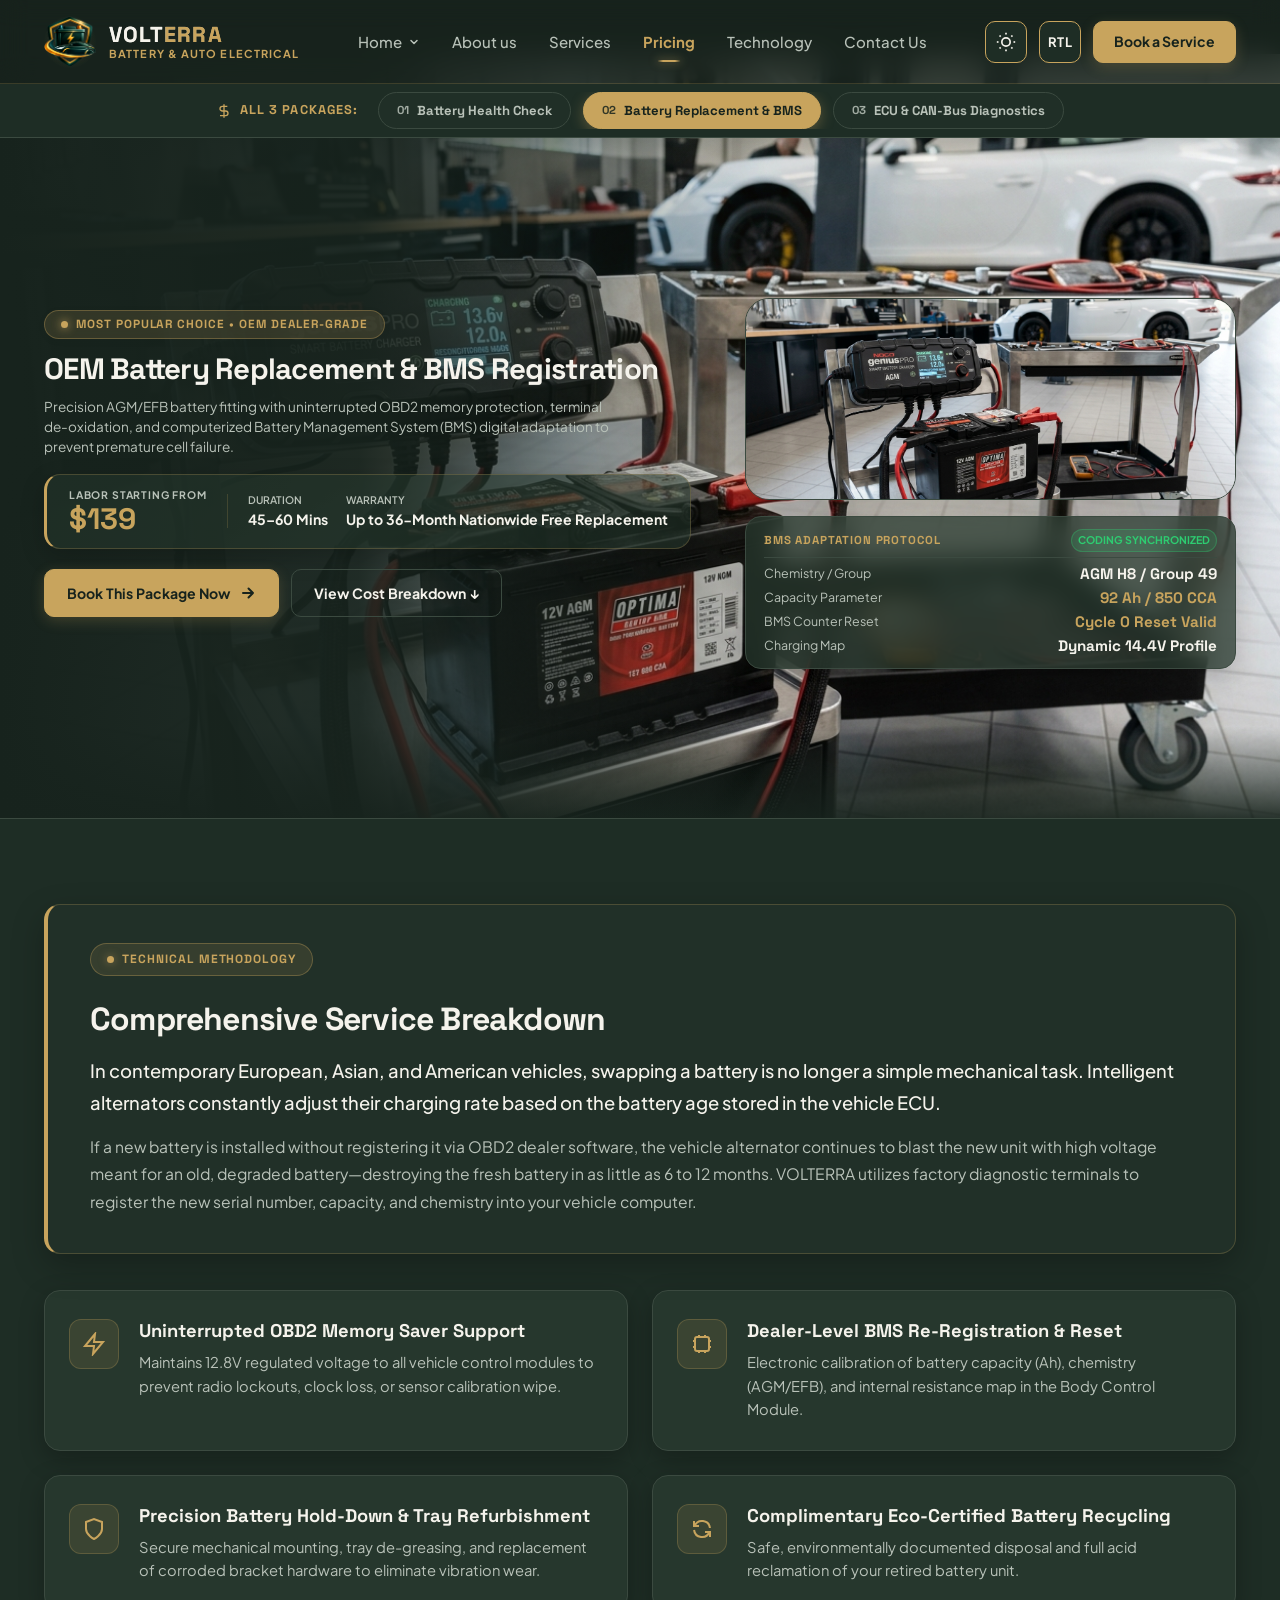
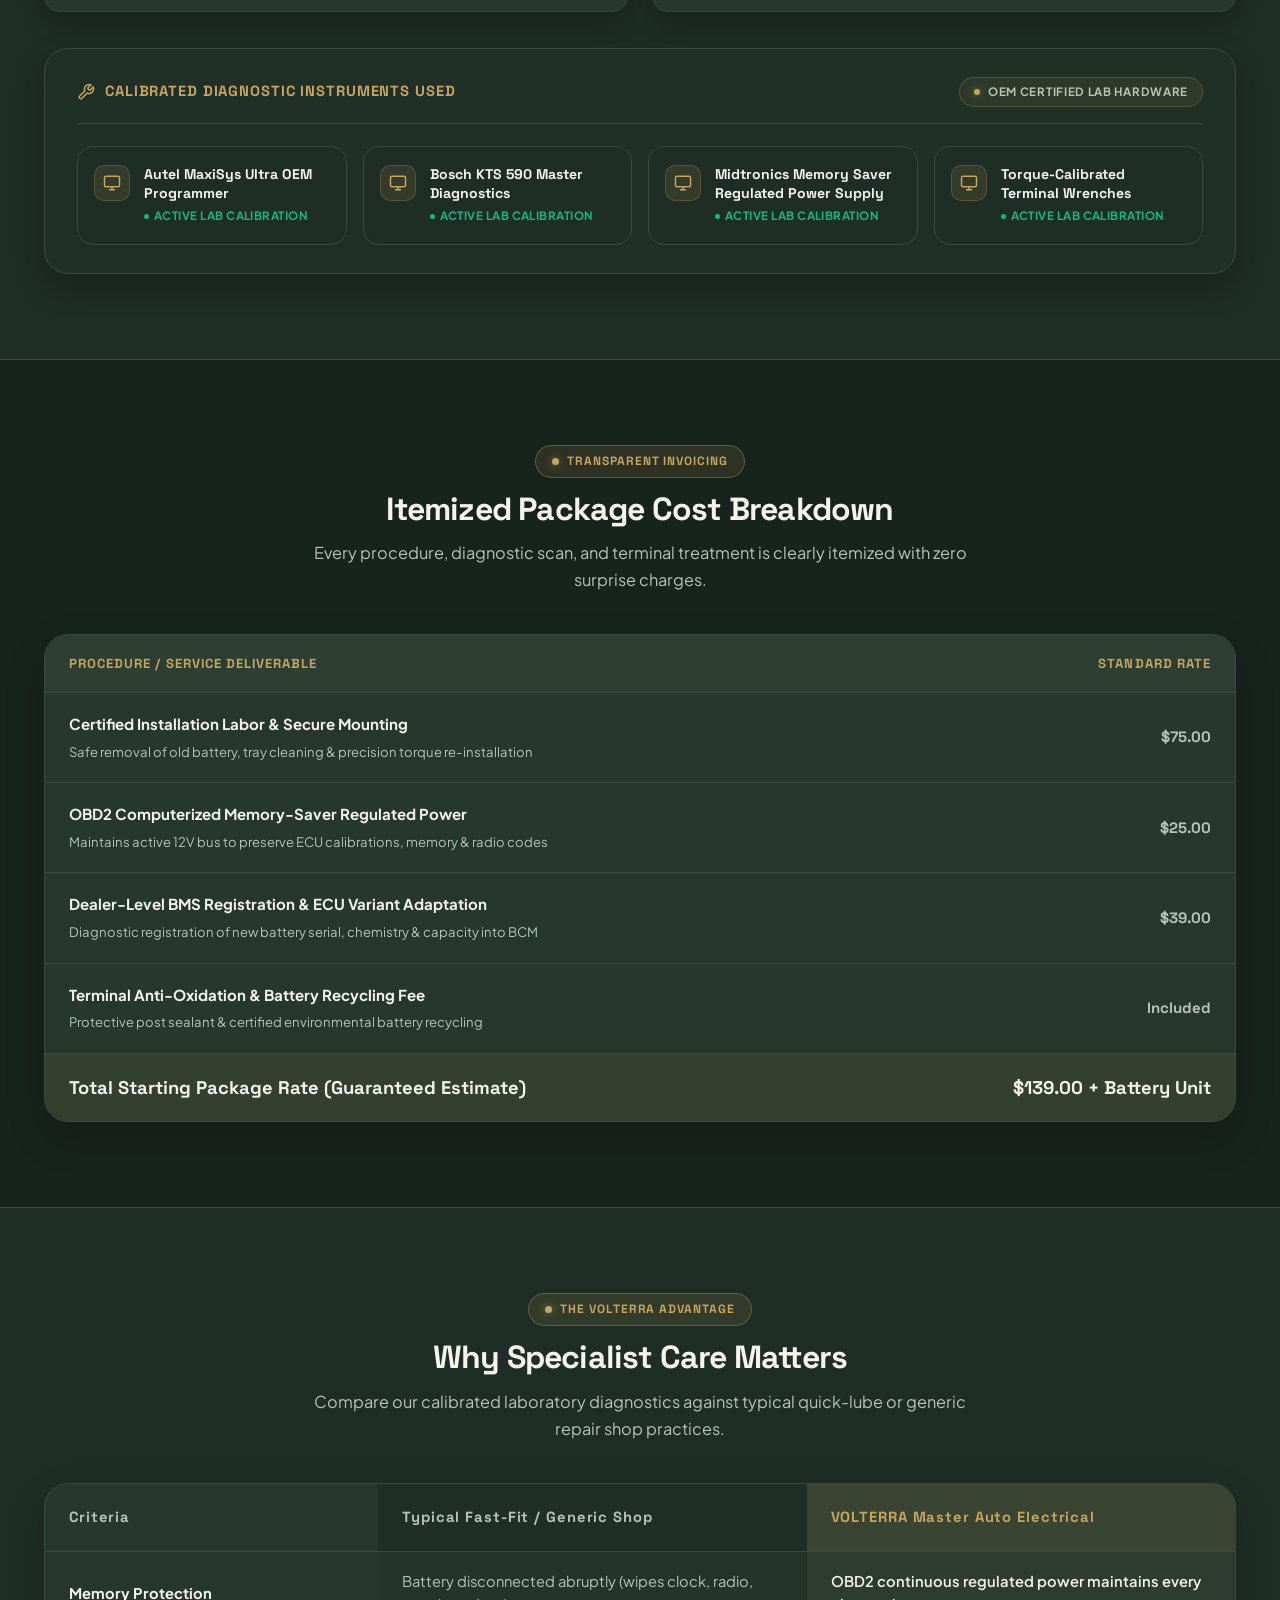
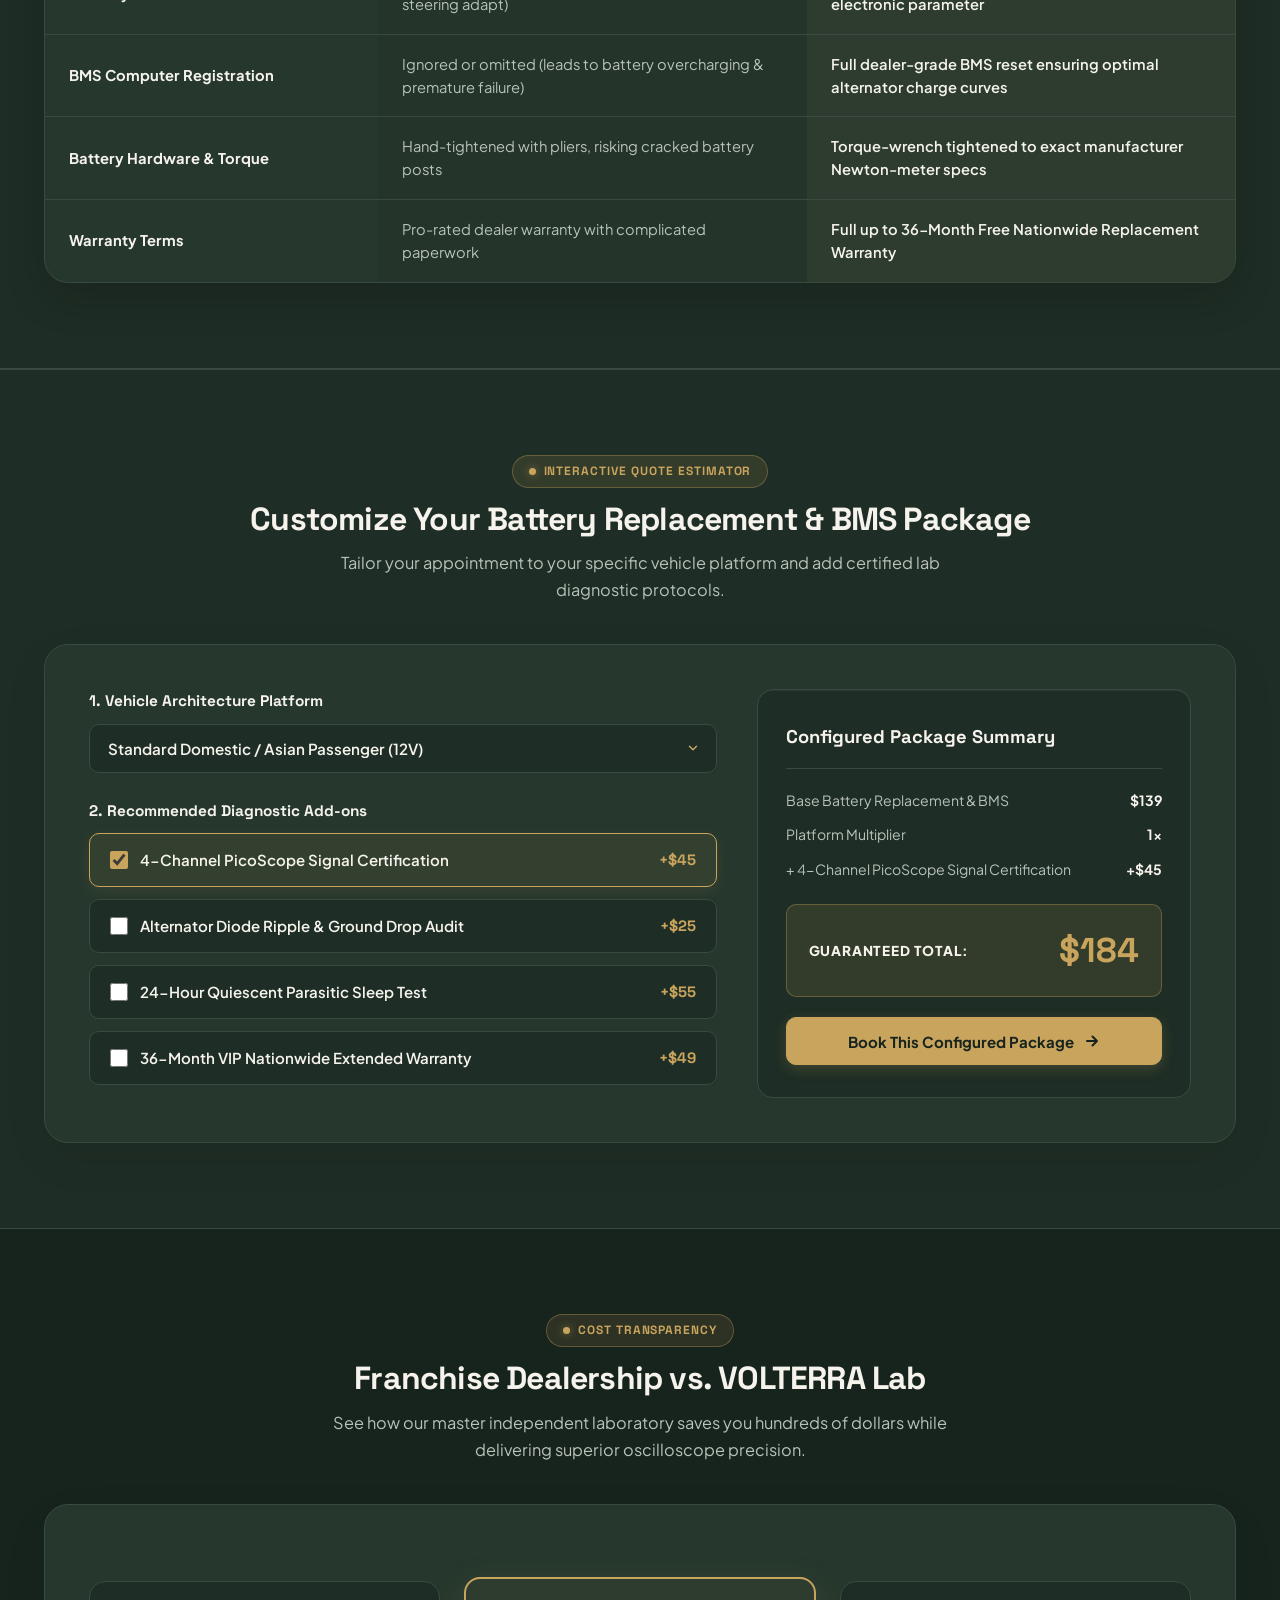
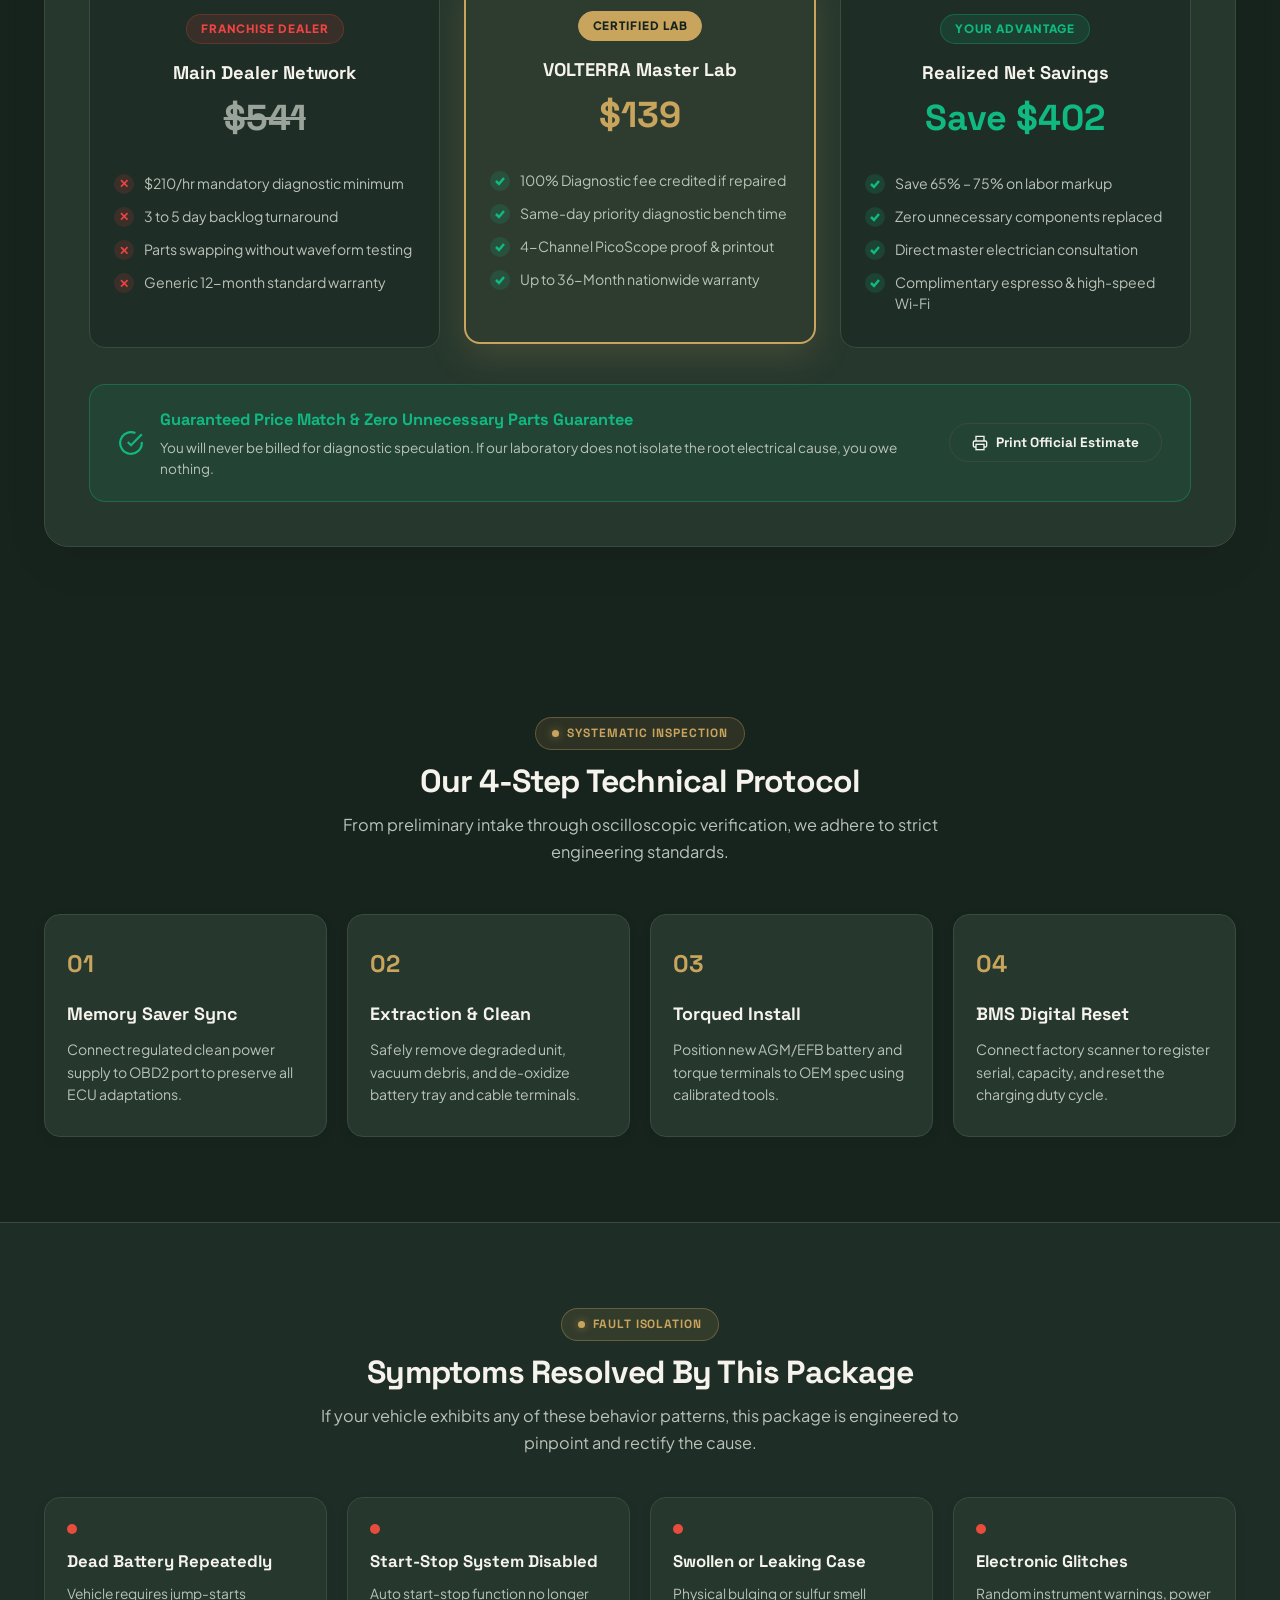
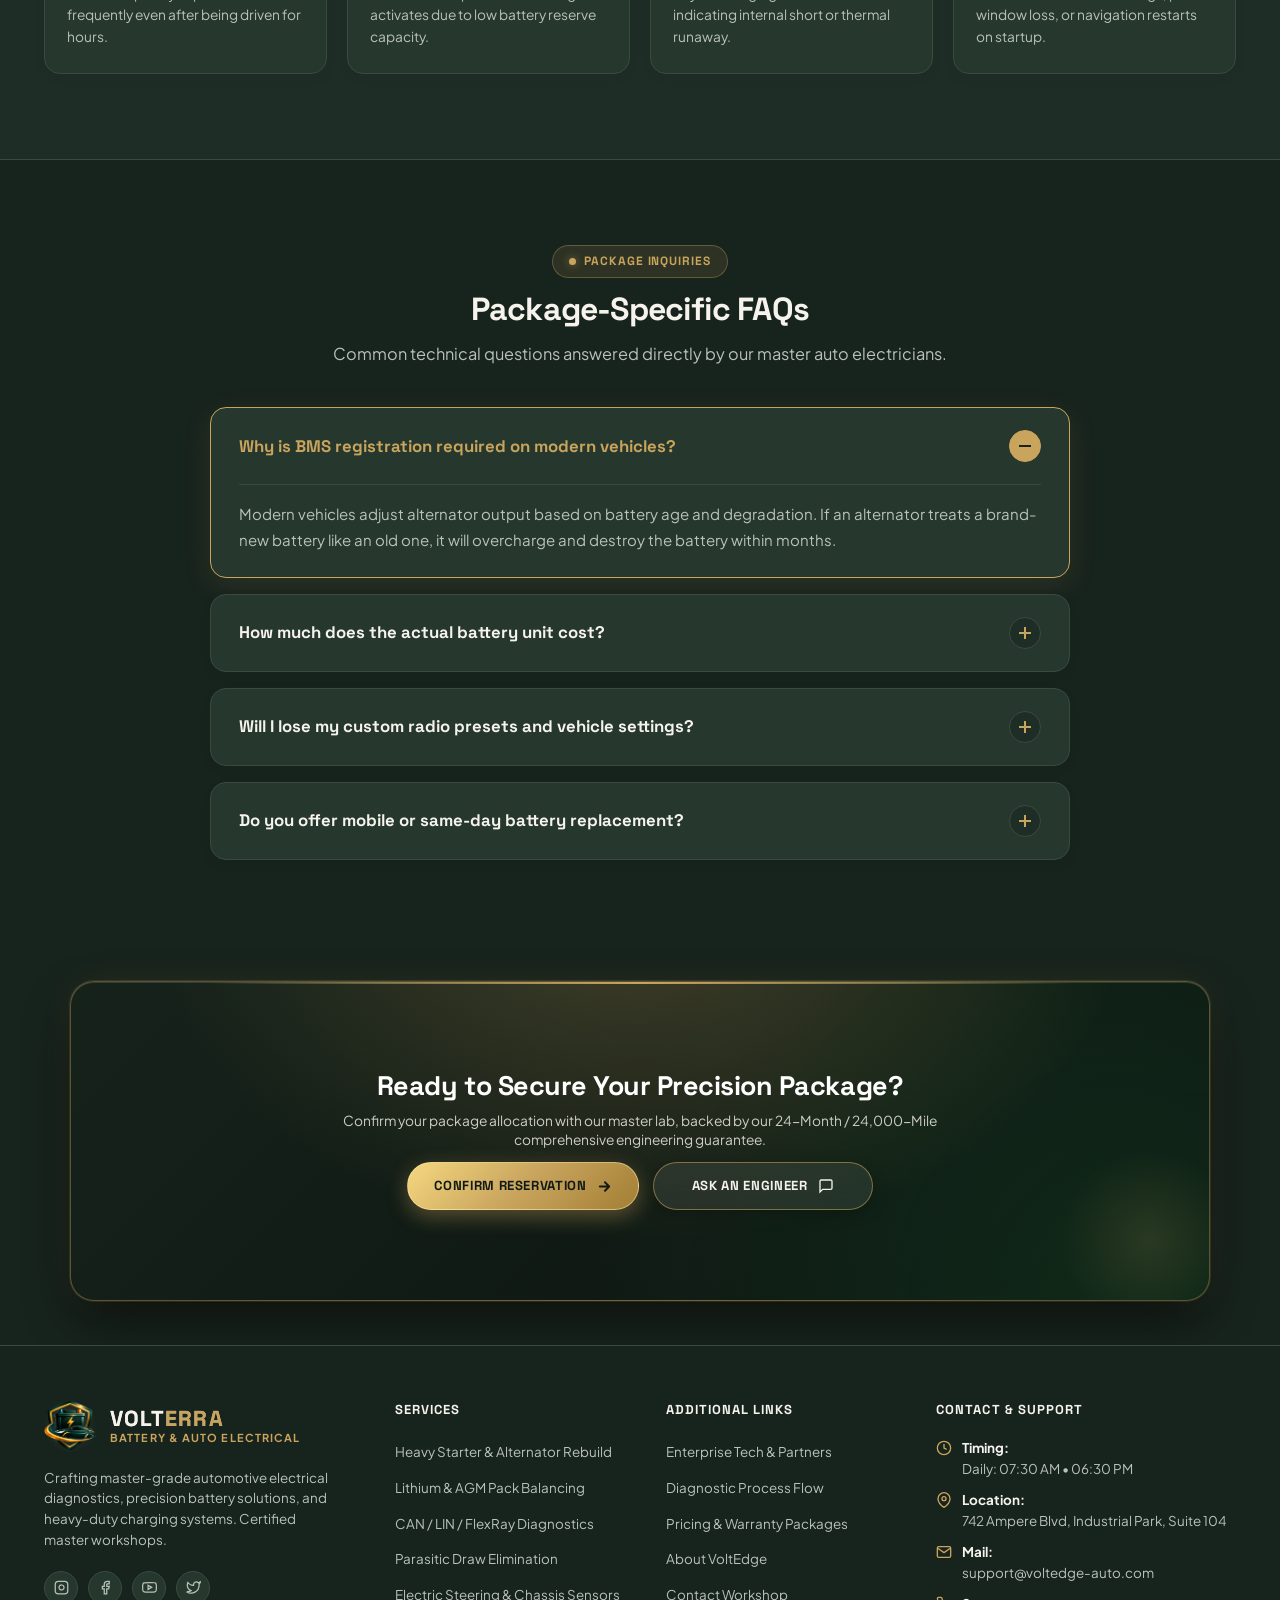
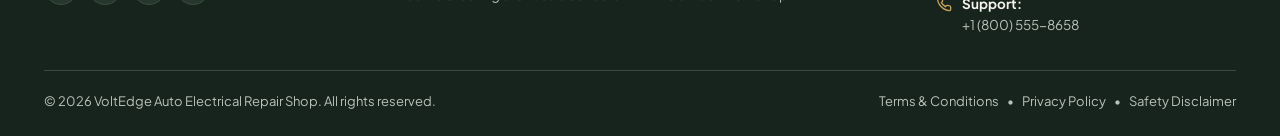
<file: Pricing detail.html>
<!DOCTYPE html>
<html lang="en" dir="ltr" data-theme="dark">
<head>
  <meta charset="UTF-8">
  <meta name="viewport" content="width=device-width, initial-scale=1.0">
  <title>Package Specifications &amp; Pricing Details &bull; VoltEdge Auto Electrical</title>
  <meta name="description" content="In-depth technical specifications, itemized cost breakdown, lab telemetry, and warranty details for VoltEdge auto electrical service packages.">
  <link rel="preconnect" href="https://fonts.googleapis.com">
  <link rel="preconnect" href="https://fonts.gstatic.com" crossorigin>
  <link href="https://fonts.googleapis.com/css2?family=Plus+Jakarta+Sans:wght@300;400;500;600;700;800&family=Space+Grotesk:wght@500;600;700&display=swap" rel="stylesheet">
  <link rel="icon" type="image/png" href="assets/images/logo_icon.png">
  <link rel="stylesheet" href="index.css">
  <link rel="stylesheet" href="pricing-detail.css">
</head>
<body>
  <!-- HEADER &bull; NAVIGATION (Exact Same Design as Home 1) -->
  <header class="site-header" id="site-header">
    <div class="header-container">
      <!-- Left: Brand Logo &bull; Name -->
      <a href="index.html" class="brand-logo" id="brand-logo" aria-label="VOLTERRA Battery &bull; Auto Electrical">
        <span class="logo-icon-wrap">
          <img src="assets/images/logo_transparent.png" alt="VOLTERRA Luxury Auto Electrical" class="brand-logo-img">
        </span>
        <div class="brand-text">
          <span class="brand-title" dir="ltr"><span class="brand-title-primary">VOLT</span><span class="brand-title-secondary">ERRA</span></span>
          <span class="brand-subtitle">Battery &amp; Auto Electrical</span>
        </div>
      </a>

      <!-- Middle: Nav Links -->
      <nav class="nav-menu" id="nav-menu">
        <ul class="nav-list">
          <li class="nav-item has-dropdown" id="nav-home-dropdown">
            <a href="index.html" class="nav-link" id="nav-home">
              <span>Home</span>
              <svg class="chevron-icon" viewBox="0 0 16 16" fill="none" stroke="currentColor">
                <path d="M4 6L8 10L12 6" stroke-width="2" stroke-linecap="round" stroke-linejoin="round"/>
              </svg>
            </a>
            <div class="nav-dropdown-menu">
              <a href="index.html" class="dropdown-item" id="nav-home1-link">
                <div class="dropdown-item-title">Home 1 (Classic Specialist)</div>
                <div class="dropdown-item-desc">Precision Diagnostics &amp; Battery Hub</div>
              </a>
              <a href="Home 2.html" class="dropdown-item" id="nav-home2-link">
                <div class="dropdown-item-title">Home 2 (Fleet &amp; High-Voltage)</div>
                <div class="dropdown-item-desc">Commercial Fleet &amp; EV Architecture</div>
              </a>
            </div>
          </li>
          <li class="nav-item">
            <a href="About.html" class="nav-link" id="nav-about">About us</a>
          </li>
          <li class="nav-item">
            <a href="service.html" class="nav-link" id="nav-services">Services</a>
          </li>
          <li class="nav-item">
            <a href="pricing.html" class="nav-link active" id="nav-pricing">Pricing</a>
          </li>
          <li class="nav-item">
            <a href="technology.html" class="nav-link" id="nav-tech">Technology</a>
          </li>
          <li class="nav-item">
            <a href="contact.html" class="nav-link" id="nav-contact">Contact Us</a>
          </li>
          <li class="nav-item nav-item-cta">
            <a href="book-service.html" class="btn btn-primary nav-menu-book-btn" id="nav-mobile-book-btn">
              <span>Book a Service</span>
            </a>
          </li>
        </ul>
      </nav>

      <!-- Right: Utility Controls &bull; Primary CTA -->
      <div class="header-actions">
        <!-- Theme Toggle -->
        <button class="icon-toggle-btn" id="theme-toggle" aria-label="Toggle Dark and Light Mode" title="Toggle Dark/Light Mode">
          <svg class="theme-icon sun-icon" viewBox="0 0 24 24" fill="none" stroke="currentColor" stroke-width="2">
            <circle cx="12" cy="12" r="5"></circle>
            <line x1="12" y1="1" x2="12" y2="3"></line>
            <line x1="12" y1="21" x2="12" y2="23"></line>
            <line x1="4.22" y1="4.22" x2="5.64" y2="5.64"></line>
            <line x1="18.36" y1="18.36" x2="19.78" y2="19.78"></line>
            <line x1="1" y1="12" x2="3" y2="12"></line>
            <line x1="21" y1="12" x2="23" y2="12"></line>
            <line x1="4.22" y1="19.78" x2="5.64" y2="18.36"></line>
            <line x1="18.36" y1="5.64" x2="19.78" y2="4.22"></line>
          </svg>
          <svg class="theme-icon moon-icon" viewBox="0 0 24 24" fill="none" stroke="currentColor" stroke-width="2">
            <path d="M21 12.79A9 9 0 1 1 11.21 3 7 7 0 0 0 21 12.79z"></path>
          </svg>
        </button>

        <!-- RTL Button -->
        <button class="icon-toggle-btn rtl-toggle-btn" id="rtl-toggle" aria-label="Toggle RTL and LTR" title="Toggle RTL / LTR Direction">
          <span class="rtl-text-indicator">RTL</span>
        </button>

        <!-- Primary CTA: Book a Service -->
        <a href="book-service.html" class="btn btn-primary header-cta-btn" id="header-book-btn">
          <span>Book a Service</span>
        </a>

        <!-- Mobile Menu Toggle Button -->
        <button class="mobile-menu-btn" id="mobile-menu-btn" aria-label="Toggle Navigation Menu">
          <svg class="menu-icon" viewBox="0 0 24 24" fill="none" stroke="currentColor" stroke-width="2.2" stroke-linecap="round" stroke-linejoin="round" aria-hidden="true">
            <line x1="4" y1="6" x2="20" y2="6"></line>
            <line x1="4" y1="12" x2="20" y2="12"></line>
            <line x1="4" y1="18" x2="20" y2="18"></line>
          </svg>
        </button>
      </div>
    </div>
  </header>

  <!-- QUICK PACKAGE SWITCHER TOOLBAR (Allows instant switching across all 3 pricing packages without page reload) -->
  <div class="pricing-switcher-bar" id="pricing-switcher-bar">
    <div class="container switcher-container">
      <div class="switcher-label">
        <svg viewBox="0 0 24 24" fill="none" stroke="currentColor" stroke-width="2" class="switcher-icon">
          <path d="M12 2v20M17 5H9.5a3.5 3.5 0 0 0 0 7h5a3.5 3.5 0 0 1 0 7H6"/>
        </svg>
        <span>All 3 Packages:</span>
      </div>
      <div class="switcher-pills" id="switcher-pills" role="tablist">
        <!-- Rendered dynamically by Pricing detail.js -->
      </div>
    </div>
  </div>

  <main id="pricing-detail-main">
    <!-- DYNAMIC PRICING DETAIL CONTENT (Populated strictly by Pricing detail.js for the active package ID) -->
    <div id="pricing-detail-content-wrapper">
      <div class="pricing-detail-loading text-center" style="padding: 100px 20px;">
        <div class="loading-spinner"></div>
        <p style="margin-top: 16px; color: var(--text-muted);">Loading comprehensive package pricing telemetry and engineering specs...</p>
      </div>
    </div>
  </main>

  <!-- FOOTER (Exact Same Design &bull; Sizing as Home 2) -->
  <footer class="site-footer" id="site-footer">
    <div class="container">
      <div class="footer-grid-4">
        <!-- Column 1: Brand Info &bull; Socials -->
        <div class="footer-column footer-brand-column">
          <div class="brand-logo footer-logo">
            <span class="logo-icon-wrap">
              <img src="assets/images/logo_transparent.png" alt="VOLTERRA Luxury Auto Electrical" class="brand-logo-img">
            </span>
            <div class="brand-text">
              <span class="brand-title" dir="ltr"><span class="brand-title-primary">VOLT</span><span class="brand-title-secondary">ERRA</span></span>
              <span class="brand-subtitle">Battery &amp; Auto Electrical</span>
            </div>
          </div>
          <p class="footer-brand-text">
            Crafting master-grade automotive electrical diagnostics, precision battery solutions, and heavy-duty charging systems. Certified master workshops.
          </p>
          <div class="footer-social-icons">
            <a href="https://instagram.com" class="social-link" aria-label="Instagram" target="_blank" rel="noopener">
              <svg viewBox="0 0 24 24" fill="none" stroke="currentColor" stroke-width="2">
                <rect x="2" y="2" width="20" height="20" rx="5" ry="5"/>
                <path d="M16 11.37A4 4 0 1 1 12.63 8 4 4 0 0 1 16 11.37z"/>
                <line x1="17.5" y1="6.5" x2="17.51" y2="6.5"/>
              </svg>
            </a>
            <a href="https://facebook.com" class="social-link" aria-label="Facebook" target="_blank" rel="noopener">
              <svg viewBox="0 0 24 24" fill="none" stroke="currentColor" stroke-width="2">
                <path d="M18 2h-3a5 5 0 0 0-5 5v3H7v4h3v8h4v-8h3l1-4h-4V7a1 1 0 0 1 1-1h3z"/>
              </svg>
            </a>
            <a href="https://youtube.com" class="social-link" aria-label="YouTube" target="_blank" rel="noopener">
              <svg viewBox="0 0 24 24" fill="none" stroke="currentColor" stroke-width="2">
                <path d="M22.54 6.42a2.78 2.78 0 0 0-1.94-2C18.88 4 12 4 12 4s-6.88 0-8.6.46a2.78 2.78 0 0 0-1.94 2A29 29 0 0 0 1 11.75a29 29 0 0 0 .46 5.33A2.78 2.78 0 0 0 3.4 19c1.72.46 8.6.46 8.6.46s6.88 0 8.6-.46a2.78 2.78 0 0 0 1.94-2 29 29 0 0 0 .46-5.25 29 29 0 0 0-.46-5.33z"/>
                <polygon points="9.75 15.02 15.5 11.75 9.75 8.48 9.75 15.02"/>
              </svg>
            </a>
            <a href="https://twitter.com" class="social-link" aria-label="X Twitter" target="_blank" rel="noopener">
              <svg viewBox="0 0 24 24" fill="none" stroke="currentColor" stroke-width="2">
                <path d="M23 3a10.9 10.9 0 0 1-3.14 1.53 4.48 4.48 0 0 0-7.86 3v1A10.66 10.66 0 0 1 3 4s-4 9 5 13a11.64 11.64 0 0 1-7 2c9 5 20 0 20-11.5a4.5 4.5 0 0 0-.08-.83A7.72 7.72 0 0 0 23 3z"/>
              </svg>
            </a>
          </div>
        </div>

        <!-- Column 2: Services -->
        <div class="footer-column">
          <h4 class="footer-heading">Services</h4>
          <ul class="footer-links">
            <li><a href="service.html">Heavy Starter &amp; Alternator Rebuild</a></li>
            <li><a href="service.html">Lithium &amp; AGM Pack Balancing</a></li>
            <li><a href="service.html">CAN / LIN / FlexRay Diagnostics</a></li>
            <li><a href="service.html">Parasitic Draw Elimination</a></li>
            <li><a href="service.html">Electric Steering &amp; Chassis Sensors</a></li>
          </ul>
        </div>

        <!-- Column 3: Additional Links -->
        <div class="footer-column">
          <h4 class="footer-heading">Additional Links</h4>
          <ul class="footer-links">
            <li><a href="technology.html">Enterprise Tech &amp; Partners</a></li>
            <li><a href="pricing.html">Diagnostic Process Flow</a></li>
            <li><a href="Pricing detail.html?id=1">Pricing &amp; Warranty Packages</a></li>
            <li><a href="About.html">About VoltEdge</a></li>
            <li><a href="contact.html">Contact Workshop</a></li>
          </ul>
        </div>

        <!-- Column 4: Contact &bull; Support (Matching Exact Format) -->
        <div class="footer-column footer-contact-column">
          <h4 class="footer-heading">Contact &amp; Support</h4>
          <div class="footer-contact-list">
            <div class="footer-contact-row">
              <svg class="contact-inline-svg" viewBox="0 0 24 24" fill="none" stroke="currentColor" stroke-width="2">
                <circle cx="12" cy="12" r="10"></circle>
                <polyline points="12 6 12 12 16 14"></polyline>
              </svg>
              <div class="contact-row-content">
                <span class="contact-row-title">Timing:</span>
                <span class="contact-row-val">Daily: 07:30 AM &bull; 06:30 PM</span>
              </div>
            </div>

            <div class="footer-contact-row">
              <svg class="contact-inline-svg" viewBox="0 0 24 24" fill="none" stroke="currentColor" stroke-width="2">
                <path d="M21 10c0 7-9 13-9 13s-9-6-9-13a9 9 0 0 1 18 0z"></path>
                <circle cx="12" cy="10" r="3"></circle>
              </svg>
              <div class="contact-row-content">
                <span class="contact-row-title">Location:</span>
                <span class="contact-row-val">742 Ampere Blvd, Industrial Park, Suite 104</span>
              </div>
            </div>

            <div class="footer-contact-row">
              <svg class="contact-inline-svg" viewBox="0 0 24 24" fill="none" stroke="currentColor" stroke-width="2">
                <path d="M4 4h16c1.1 0 2 .9 2 2v12c0 1.1-.9 2-2 2H4c-1.1 0-2-.9-2-2V6c0-1.1.9-2 2-2z"></path>
                <polyline points="22,6 12,13 2,6"></polyline>
              </svg>
              <div class="contact-row-content">
                <span class="contact-row-title">Mail:</span>
                <a href="mailto:support@voltedge-auto.com" class="footer-contact-link">support@voltedge-auto.com</a>
              </div>
            </div>

            <div class="footer-contact-row">
              <svg class="contact-inline-svg" viewBox="0 0 24 24" fill="none" stroke="currentColor" stroke-width="2">
                <path d="M22 16.92v3a2 2 0 0 1-2.18 2 19.79 19.79 0 0 1-8.63-3.07 19.5 19.5 0 0 1-6-6 19.79 19.79 0 0 1-3.07-8.67A2 2 0 0 1 4.11 2h3a2 2 0 0 1 2 1.72 12.84 12.84 0 0 0 .7 2.81 2 2 0 0 1-.45 2.11L8.09 9.91a16 16 0 0 0 6 6l1.27-1.27a2 2 0 0 1 2.11-.45 12.84 12.84 0 0 0 2.81.7A2 2 0 0 1 22 16.92z"></path>
              </svg>
              <div class="contact-row-content">
                <span class="contact-row-title">Support:</span>
                <a href="tel:+18005558658" class="footer-contact-link">+1 (800) 555-8658</a>
              </div>
            </div>
          </div>
        </div>
      </div>

      <div class="footer-bottom-bar">
        <div class="copyright-text">
          &copy; 2026 VoltEdge Auto Electrical Repair Shop. All rights reserved.
        </div>
        <div class="legal-links">
          <a href="#terms">Terms &amp; Conditions</a>
          <span class="legal-divider">&bull;</span>
          <a href="#privacy">Privacy Policy</a>
          <span class="legal-divider">&bull;</span>
          <a href="#disclaimer">Safety Disclaimer</a>
        </div>
      </div>
    </div>
  </footer>

  <!-- MODAL: BOOK / REQUEST ESTIMATE FOR THIS PACKAGE -->
  <div class="modal-overlay" id="package-booking-modal" aria-hidden="true">
    <div class="modal-card" role="dialog" aria-modal="true" aria-labelledby="modal-package-title">
      <div class="modal-top-bar">
        <h3 class="modal-card-title" id="modal-package-title">Reserve Package</h3>
        <button class="modal-close-btn" id="close-package-modal" aria-label="Close dialog">&times;</button>
      </div>

      <div class="modal-content-body">
        <div class="modal-package-summary-strip" id="modal-package-summary-strip">
          <span class="summary-package-name" id="summary-package-name">Selected Package</span>
          <span class="summary-package-rate" id="summary-package-rate">Rate</span>
        </div>

        <form id="package-booking-form" class="auth-vertical-form">
          <input type="hidden" id="selected-package-hidden" value="">

          <div class="form-row-grid">
            <div class="form-field">
              <label for="book-name" class="form-label">Full Name</label>
              <input type="text" id="book-name" class="form-input" placeholder="Enter your name" required>
            </div>
            <div class="form-field">
              <label for="book-phone" class="form-label">Phone Number</label>
              <input type="tel" id="book-phone" class="form-input" placeholder="Enter your mobile number" required>
            </div>
          </div>

          <div class="form-row-grid">
            <div class="form-field">
              <label for="book-vehicle" class="form-label">Vehicle Make, Model &amp; Year</label>
              <input type="text" id="book-vehicle" class="form-input" placeholder="e.g. 2022 Porsche Macan GTS" required>
            </div>
            <div class="form-field">
              <label for="book-date" class="form-label">Preferred Date</label>
              <input type="date" id="book-date" class="form-input" required>
            </div>
          </div>

          <div class="form-field">
            <label for="book-tier-select" class="form-label">Selected Tier</label>
            <select id="book-tier-select" class="form-input">
              <option value="Standard Inspection">Standard Package Tier</option>
              <option value="Performance Master Grade" selected>Master Grade with Telemetry Report</option>
            </select>
          </div>

          <div class="form-field">
            <label for="book-notes" class="form-label">Vehicle Symptoms or Inquiries</label>
            <textarea id="book-notes" class="form-input form-textarea" rows="3" placeholder="Explain observed issues: warning lights, slow cold starts, battery drain, etc."></textarea>
          </div>

          <button type="submit" class="btn btn-primary full-width auth-submit-btn">
            <span>Confirm &amp; Reserve Appointment</span>
            <svg class="btn-arrow-icon" viewBox="0 0 16 16" fill="none" stroke="currentColor">
              <path d="M3 8H13M13 8L8.5 3.5M13 8L8.5 12.5" stroke-width="2" stroke-linecap="round" stroke-linejoin="round"/>
            </svg>
          </button>
        </form>
      </div>
    </div>
  </div>

  <!-- MODAL: LOGIN -->
  <div class="modal-overlay" id="login-modal" aria-hidden="true">
    <div class="modal-card" role="dialog" aria-modal="true" aria-labelledby="login-modal-title">
      <div class="modal-top-bar">
        <h3 class="modal-card-title" id="login-modal-title">Customer Diagnostic Portal</h3>
        <button class="modal-close-btn" id="close-login-modal" aria-label="Close dialog">&times;</button>
      </div>
      <div class="modal-content-body">
        <form id="login-form" class="auth-vertical-form">
          <div class="form-field">
            <label for="login-email" class="form-label">Email Address</label>
            <input type="email" id="login-email" class="form-input" placeholder="driver@domain.com" required>
          </div>
          <div class="form-field">
            <label for="login-password" class="form-label">Password</label>
            <div class="password-input-wrapper">
              <input type="password" id="login-password" class="form-input" placeholder="••••••••" required>
              <button type="button" class="eye-toggle-btn" id="toggle-password-visibility" aria-label="Toggle password visibility">
                <svg class="eye-icon" viewBox="0 0 24 24" fill="none" stroke="currentColor" stroke-width="2">
                  <path d="M1 12s4-8 11-8 11 8 11 8-4 8-11 8-11-8-11-8z"/>
                  <circle cx="12" cy="12" r="3"/>
                </svg>
              </button>
            </div>
          </div>
          <button type="submit" class="btn btn-primary full-width auth-submit-btn">
            <span>Sign In</span>
          </button>
        </form>
      </div>
    </div>
  </div>

  <!-- NOTIFICATION TOAST -->
  <div class="toast-notification" id="toast-notification" role="status" aria-live="polite">
    <div class="toast-icon">&check;</div>
    <div class="toast-message" id="toast-message">Action successful!</div>
  </div>

  <script src="pricing-detail.js"></script>
  <script src="booking-modal.js"></script>
</body>
</html>
</file>
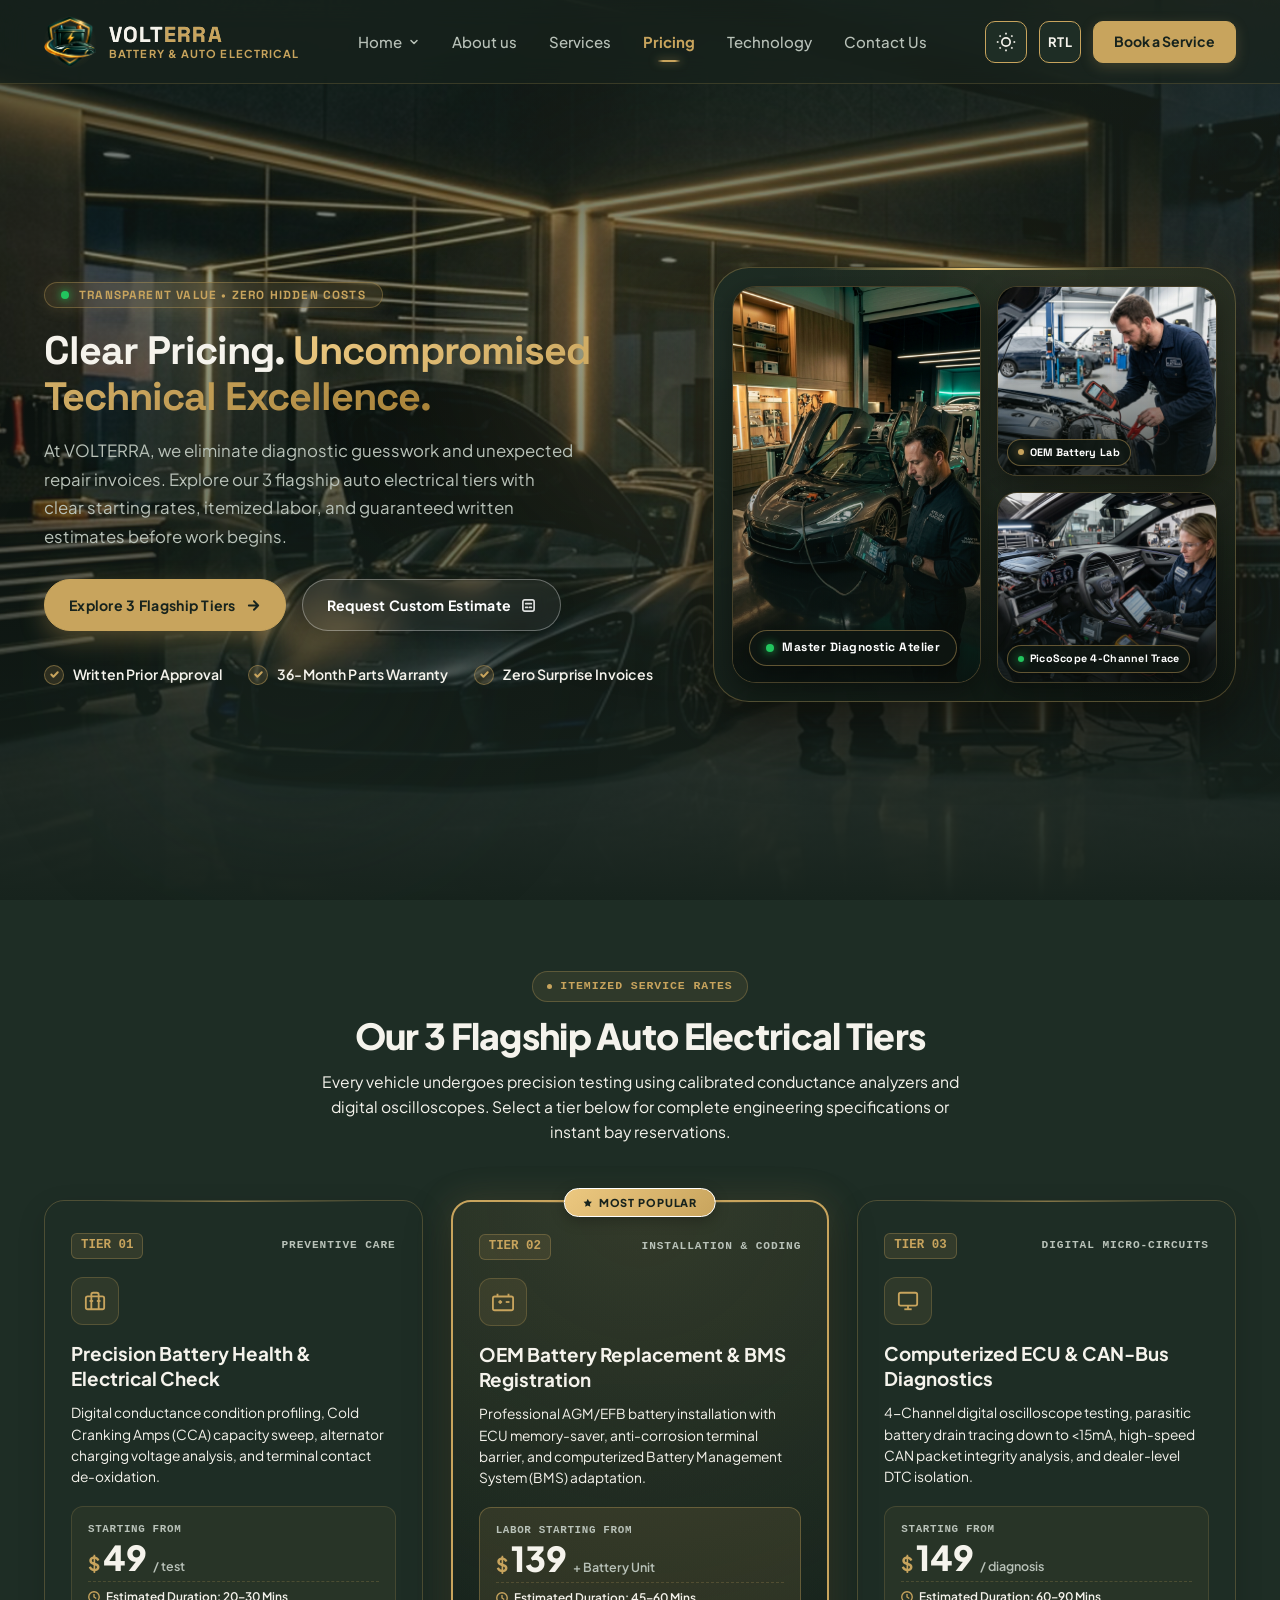
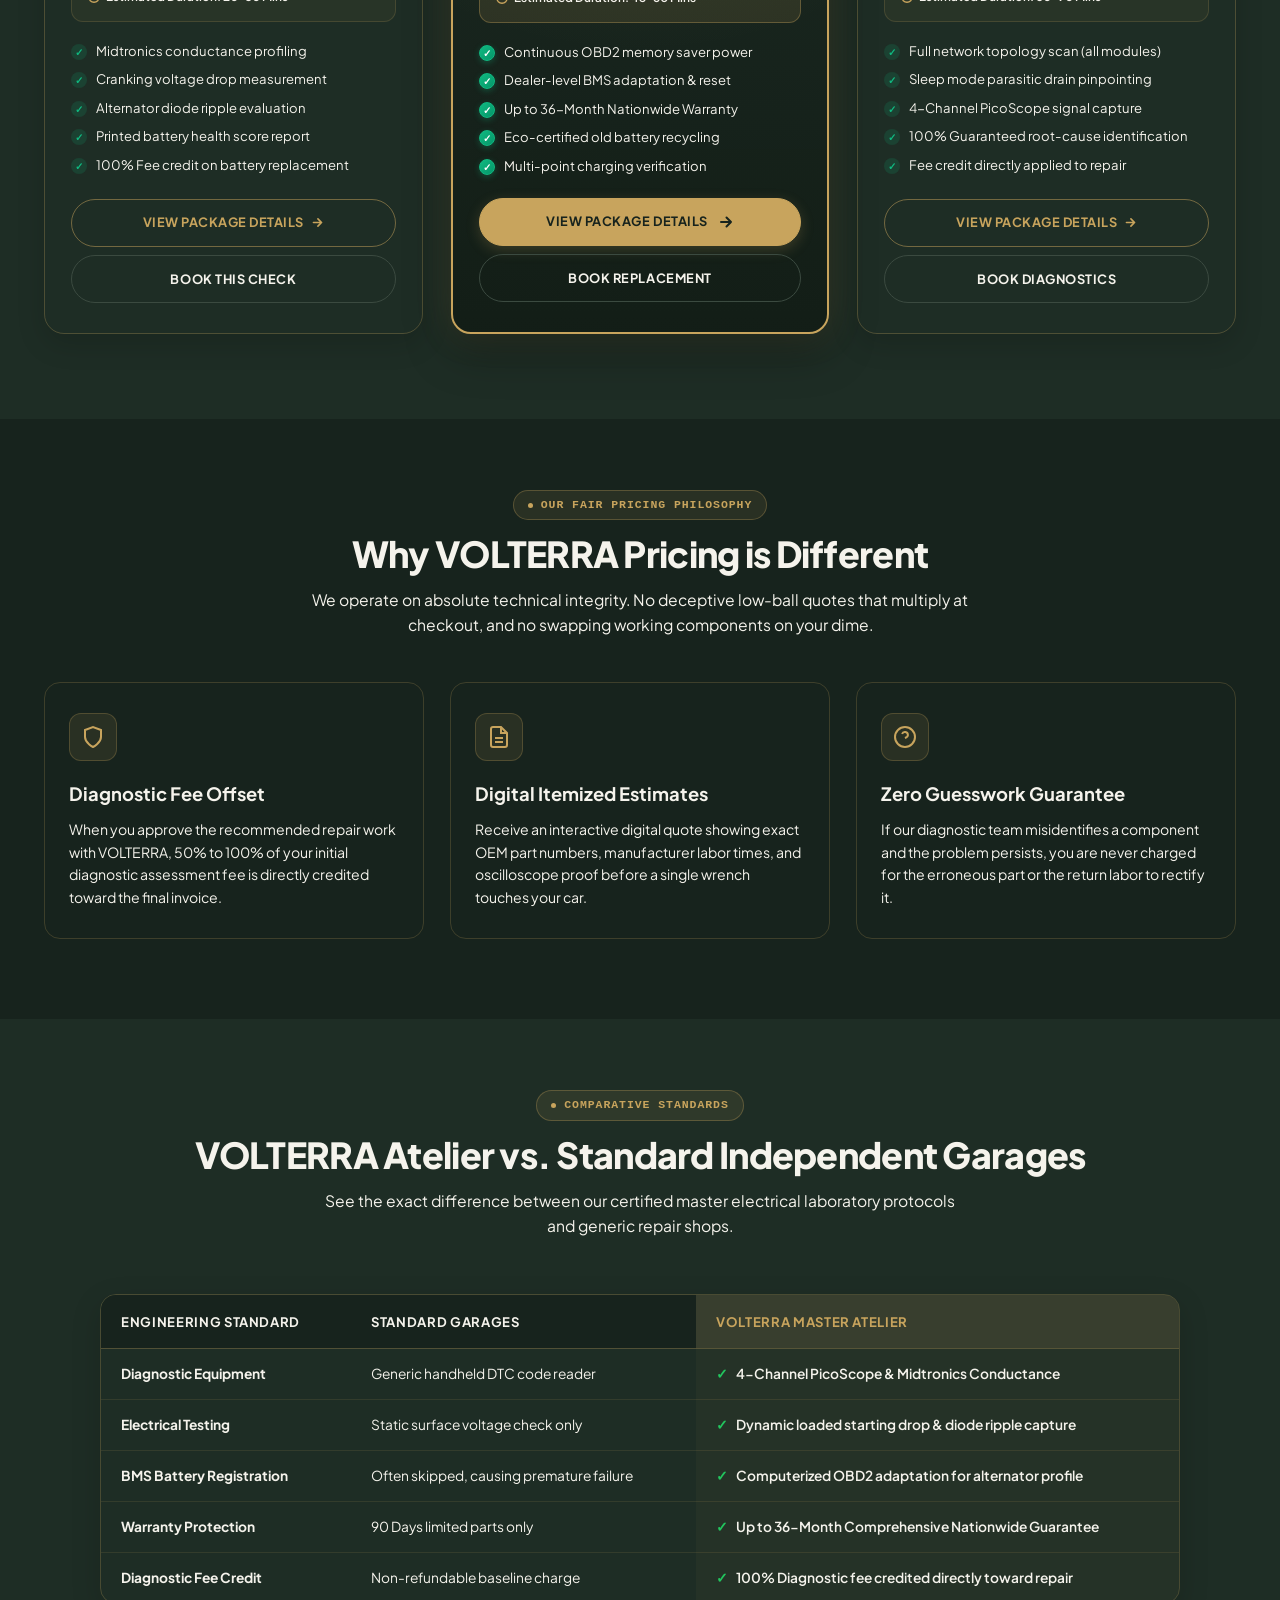
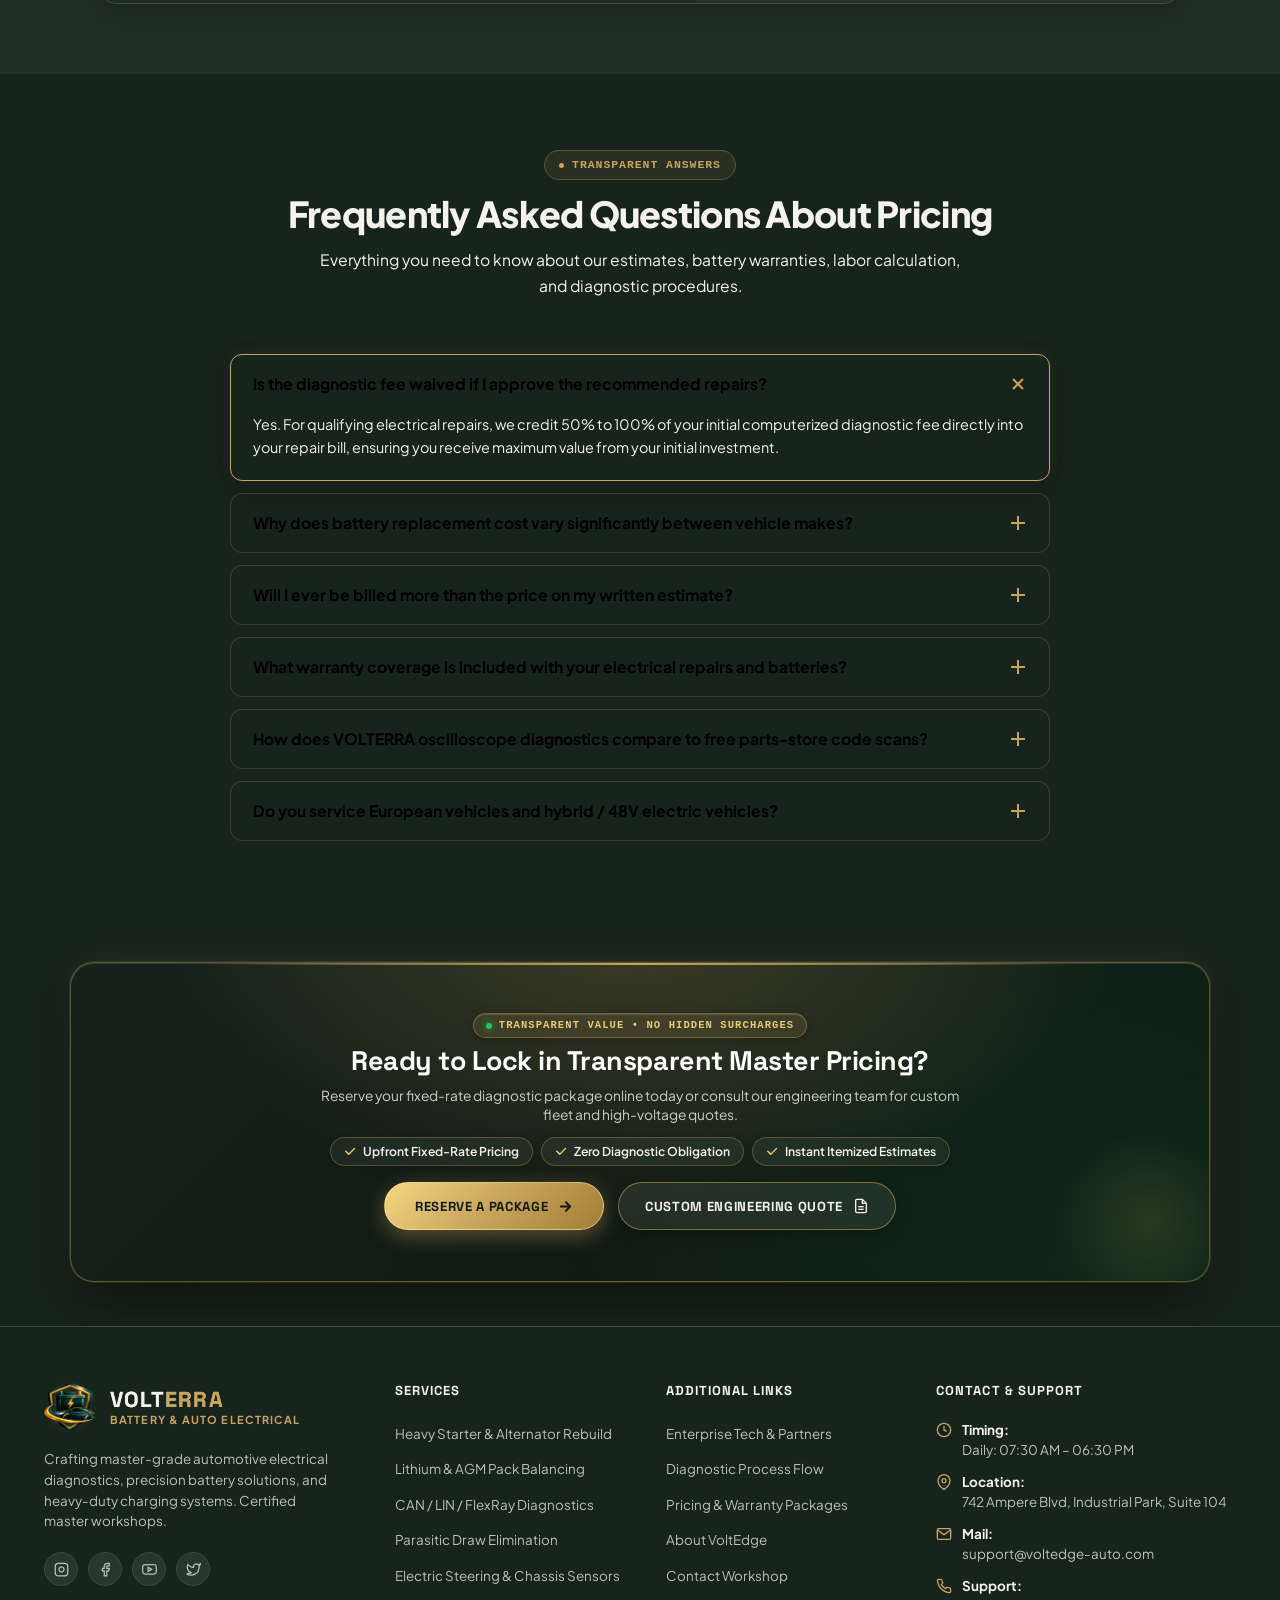
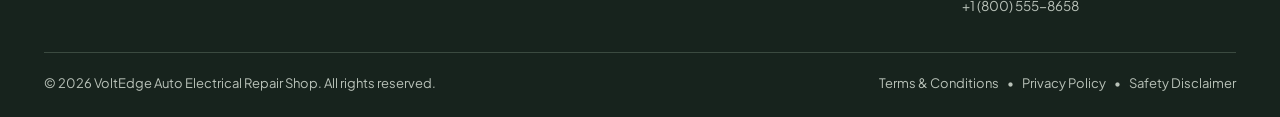
<file: pricing.html>
﻿<!DOCTYPE html>
<html lang="en" dir="ltr" data-theme="dark">

<head>
  <meta charset="UTF-8">
  <meta name="viewport" content="width=device-width, initial-scale=1.0">
  <title>Transparent Pricing Guide &amp; Rates | VOLTERRA Master Auto Electrical</title>
  <meta name="description"
    content="Transparent, itemized pricing for auto electrical diagnostics, battery health testing, alternator rebuilds, starter motor overhauls, and ECU programming by VOLTERRA.">
  <link rel="preconnect" href="https://fonts.googleapis.com">
  <link rel="preconnect" href="https://fonts.gstatic.com" crossorigin>
  <link
    href="https://fonts.googleapis.com/css2?family=Plus+Jakarta+Sans:wght@300;400;500;600;700;800&family=Space+Grotesk:wght@500;600;700&display=swap"
    rel="stylesheet">
  <link rel="icon" type="image/png" href="assets/images/logo_icon.png">
  <link rel="stylesheet" href="index.css">
  <link rel="stylesheet" href="pricing.css">
</head>

<body>
  <!-- HEADER & NAVIGATION (Exact Same Design as Home 1) -->
  <header class="site-header" id="site-header">
    <div class="header-container">
      <!-- Left: Brand Logo & Name -->
      <a href="index.html" class="brand-logo" id="brand-logo" aria-label="VOLTERRA Battery & Auto Electrical">
        <span class="logo-icon-wrap">
          <img src="assets/images/logo_transparent.png" alt="VOLTERRA Luxury Auto Electrical" class="brand-logo-img">
        </span>
        <div class="brand-text">
          <span class="brand-title" dir="ltr"><span class="brand-title-primary">VOLT</span><span class="brand-title-secondary">ERRA</span></span>
          <span class="brand-subtitle">Battery &amp; Auto Electrical</span>
        </div>
      </a>

      <!-- Middle: Nav Links -->
      <nav class="nav-menu" id="nav-menu">
        <ul class="nav-list">
          <li class="nav-item has-dropdown" id="nav-home-dropdown">
            <a href="index.html" class="nav-link" id="nav-home">
              <span>Home</span>
              <svg class="chevron-icon" viewBox="0 0 16 16" fill="none" stroke="currentColor">
                <path d="M4 6L8 10L12 6" stroke-width="2" stroke-linecap="round" stroke-linejoin="round" />
              </svg>
            </a>
            <div class="nav-dropdown-menu">
              <a href="index.html" class="dropdown-item" id="nav-home1-link">
                <div class="dropdown-item-title">Home 1 (Classic Specialist)</div>
                <div class="dropdown-item-desc">Precision Diagnostics &amp; Battery Hub</div>
              </a>
              <a href="home-2.html" class="dropdown-item" id="nav-home2-link">
                <div class="dropdown-item-title">Home 2 (Fleet &amp; High-Voltage)</div>
                <div class="dropdown-item-desc">Commercial Fleet &amp; EV Architecture</div>
              </a>
            </div>
          </li>
          <li class="nav-item">
            <a href="About.html" class="nav-link" id="nav-about">About us</a>
          </li>
          <li class="nav-item">
            <a href="service.html" class="nav-link" id="nav-services">Services</a>
          </li>
          <li class="nav-item">
            <a href="pricing.html" class="nav-link active" id="nav-pricing">Pricing</a>
          </li>
          <li class="nav-item">
            <a href="technology.html" class="nav-link" id="nav-tech">Technology</a>
          </li>
          <li class="nav-item">
            <a href="contact.html" class="nav-link" id="nav-contact">Contact Us</a>
          </li>
          <li class="nav-item nav-item-cta">
            <a href="book-service.html" class="btn btn-primary nav-menu-book-btn" id="nav-mobile-book-btn">
              <span>Book a Service</span>
            </a>
          </li>
        </ul>
      </nav>

      <!-- Right: Utility Controls & Primary CTA -->
      <div class="header-actions">
        <!-- Theme Toggle -->
        <button class="icon-toggle-btn" id="theme-toggle" aria-label="Toggle Dark and Light Mode"
          title="Toggle Dark/Light Mode">
          <svg class="theme-icon sun-icon" viewBox="0 0 24 24" fill="none" stroke="currentColor" stroke-width="2">
            <circle cx="12" cy="12" r="5"></circle>
            <line x1="12" y1="1" x2="12" y2="3"></line>
            <line x1="12" y1="21" x2="12" y2="23"></line>
            <line x1="4.22" y1="4.22" x2="5.64" y2="5.64"></line>
            <line x1="18.36" y1="18.36" x2="19.78" y2="19.78"></line>
            <line x1="1" y1="12" x2="3" y2="12"></line>
            <line x1="21" y1="12" x2="23" y2="12"></line>
            <line x1="4.22" y1="19.78" x2="5.64" y2="18.36"></line>
            <line x1="18.36" y1="5.64" x2="19.78" y2="4.22"></line>
          </svg>
          <svg class="theme-icon moon-icon" viewBox="0 0 24 24" fill="none" stroke="currentColor" stroke-width="2">
            <path d="M21 12.79A9 9 0 1 1 11.21 3 7 7 0 0 0 21 12.79z"></path>
          </svg>
        </button>

        <!-- RTL Button -->
        <button class="icon-toggle-btn rtl-toggle-btn" id="rtl-toggle" aria-label="Toggle RTL and LTR"
          title="Toggle RTL / LTR Direction">
          <span class="rtl-text-indicator">RTL</span>
        </button>

        <!-- Primary CTA: Book a Service -->
        <a href="book-service.html" class="btn btn-primary header-cta-btn" id="header-book-btn">
          <span>Book a Service</span>
        </a>

        <!-- Mobile Menu Toggle Button -->
        <button class="mobile-menu-btn" id="mobile-menu-btn" aria-label="Toggle Navigation Menu">
          <svg class="menu-icon" viewBox="0 0 24 24" fill="none" stroke="currentColor" stroke-width="2.2" stroke-linecap="round" stroke-linejoin="round" aria-hidden="true">
            <line x1="4" y1="6" x2="20" y2="6"></line>
            <line x1="4" y1="12" x2="20" y2="12"></line>
            <line x1="4" y1="18" x2="20" y2="18"></line>
          </svg>
        </button>
      </div>
    </div>
  </header>

  <main>
    <!-- 1. HERO BANNER - FIT-TO-SCREEN LUXURY PRICING GUIDE -->
    <section class="pricing-hero-section" id="pricing-hero">
      <div class="pricing-hero-bg-media">
        <img src="assets/images/pricing_hero_bg.jpg" alt="VOLTERRA Automotive Workshop and Diagnostic Laboratory"
          class="pricing-hero-bg-img" loading="eager">
        <div class="pricing-hero-overlay"></div>
      </div>
      <div class="pricing-hero-ambient-glow"></div>
      <div class="pricing-hero-ambient-glow-left"></div>

      <div class="container pricing-hero-container">
        <!-- Left: Paratext Content -->
        <div class="pricing-hero-content">
          <div class="pricing-hero-badge">
            <span class="pulse-indicator"></span>
            <span class="badge-text">TRANSPARENT VALUE &bull; ZERO HIDDEN COSTS</span>
          </div>

          <h1 class="pricing-hero-headline">
            Clear Pricing. <span class="highlight-gold">Uncompromised Technical Excellence.</span>
          </h1>

          <p class="pricing-hero-paratext">
            At VOLTERRA, we eliminate diagnostic guesswork and unexpected repair invoices. Explore our 3 flagship
            auto electrical tiers with clear starting rates, itemized labor, and guaranteed written
            estimates before work begins.
          </p>

          <div class="pricing-hero-actions">
            <a href="#pricing-packages" class="btn btn-primary" id="explore-pricing-btn">
              <span>Explore 3 Flagship Tiers</span>
              <svg class="btn-arrow-icon" viewBox="0 0 16 16" fill="none" stroke="currentColor">
                <path d="M3 8H13M13 8L8.5 3.5M13 8L8.5 12.5" stroke-width="2" stroke-linecap="round"
                  stroke-linejoin="round" />
              </svg>
            </a>
            <button class="btn btn-secondary" id="request-quote-hero-btn" onclick="openPricingQuoteModal()">
              <span>Request Custom Estimate</span>
              <svg class="btn-calc-icon" viewBox="0 0 16 16" fill="none" stroke="currentColor" stroke-width="1.8" stroke-linecap="round" stroke-linejoin="round">
                <rect x="2" y="2" width="12" height="12" rx="2"></rect>
                <line x1="5" y1="6" x2="11" y2="6"></line>
                <line x1="5" y1="10" x2="7" y2="10"></line>
                <line x1="9" y1="10" x2="11" y2="10"></line>
              </svg>
            </button>
          </div>

          <!-- Horizontal Value Guarantees per Reference Design -->
          <div class="pricing-trust-inline">
            <span class="trust-inline-item">
              <span class="trust-check">
                <svg viewBox="0 0 12 12" fill="none" stroke="currentColor" stroke-width="2.2" stroke-linecap="round" stroke-linejoin="round">
                  <polyline points="2.5 6 4.8 8.5 9.5 3.5"></polyline>
                </svg>
              </span>
              <span>Written Prior Approval</span>
            </span>
            <span class="trust-inline-item">
              <span class="trust-check">
                <svg viewBox="0 0 12 12" fill="none" stroke="currentColor" stroke-width="2.2" stroke-linecap="round" stroke-linejoin="round">
                  <polyline points="2.5 6 4.8 8.5 9.5 3.5"></polyline>
                </svg>
              </span>
              <span>36-Month Parts Warranty</span>
            </span>
            <span class="trust-inline-item">
              <span class="trust-check">
                <svg viewBox="0 0 12 12" fill="none" stroke="currentColor" stroke-width="2.2" stroke-linecap="round" stroke-linejoin="round">
                  <polyline points="2.5 6 4.8 8.5 9.5 3.5"></polyline>
                </svg>
              </span>
              <span>Zero Surprise Invoices</span>
            </span>
          </div>
        </div>

        <!-- Right: 3-Image Mosaic Stage Inspired by Reference Architecture -->
        <div class="pricing-hero-visual">
          <div class="pricing-hero-mosaic-card">
            <!-- Left Tall: Master Diagnostic Atelier -->
            <div class="mosaic-item mosaic-item-tall">
              <img src="assets/images/pricing_hero_atelier.jpg"
                alt="VOLTERRA Master Technician in Automotive Diagnostic Atelier" class="mosaic-img"
                loading="eager">
              <div class="mosaic-img-overlay"></div>
              <div class="mosaic-pill">
                <span class="pulse-indicator"></span>
                <span>Master Diagnostic Atelier</span>
              </div>
            </div>

            <!-- Right Stacked: Dual Precision Lab Shots -->
            <div class="mosaic-col-stacked">
              <!-- Top Half: OEM Battery & BMS Lab -->
              <div class="mosaic-item mosaic-item-half">
                <img src="assets/images/battery_testing.jpg"
                  alt="High-precision OEM conductance battery diagnostic testing" class="mosaic-img"
                  loading="eager">
                <div class="mosaic-img-overlay"></div>
                <div class="mosaic-pill mini">
                  <span class="pulse-indicator gold"></span>
                  <span>OEM Battery Lab</span>
                </div>
              </div>

              <!-- Bottom Half: PicoScope Bench Trace -->
              <div class="mosaic-item mosaic-item-half">
                <img src="assets/images/electrical_diagnostics.jpg"
                  alt="Laboratory PicoScope 4-channel oscilloscopic telemetry testing" class="mosaic-img"
                  loading="eager">
                <div class="mosaic-img-overlay"></div>
                <div class="mosaic-pill mini">
                  <span class="pulse-indicator"></span>
                  <span>PicoScope 4-Channel Trace</span>
                </div>
              </div>
            </div>
          </div>
        </div>
      </div>
    </section>

    <!-- 2. PRICING PACKAGES (3 SYNCHRONIZED FLAGSHIP TIERS) -->
    <section class="pricing-packages-section" id="pricing-packages">
      <div class="container">
        <div class="section-header text-center">
          <div class="section-badge-pill">
            <span class="badge-dot"></span>
            <span>Itemized Service Rates</span>
          </div>
          <h2 class="section-title">Our 3 Flagship Auto Electrical Tiers</h2>
          <p class="section-subtitle">
            Every vehicle undergoes precision testing using calibrated conductance analyzers and digital oscilloscopes.
            Select a tier below for complete engineering specifications or instant bay reservations.
          </p>
        </div>

        <!-- 3 Cards Grid - Synchronized Baseline Geometry -->
        <div class="pricing-cards-grid three-tier-grid">

          <!-- Tier 1: Precision Battery Health Check -->
          <div class="pricing-card" data-package-id="1">
            <div class="card-top-row">
              <span class="card-num-badge">TIER 01</span>
              <span class="card-category-tag">Preventive Care</span>
            </div>

            <div class="card-icon-wrap">
              <svg viewBox="0 0 24 24" fill="none" stroke="currentColor" stroke-width="2">
                <rect x="2" y="7" width="20" height="14" rx="2" ry="2" />
                <path d="M16 21V5a2 2 0 0 0-2-2h-4a2 2 0 0 0-2 2v16" />
                <line x1="6" y1="12" x2="10" y2="12" />
                <line x1="14" y1="12" x2="18" y2="12" />
              </svg>
            </div>

            <h3 class="card-title">Precision Battery Health &amp; Electrical Check</h3>
            <p class="card-description">
              Digital conductance condition profiling, Cold Cranking Amps (CCA) capacity sweep, alternator charging
              voltage analysis, and terminal contact de-oxidation.
            </p>

            <div class="card-price-block">
              <div>
                <div class="price-prefix">Starting from</div>
                <div class="price-val-wrap">
                  <span class="currency-symbol">$</span>
                  <span class="price-number">49</span>
                  <span class="price-suffix">/ test</span>
                </div>
              </div>
              <div class="price-est-time">
                <svg viewBox="0 0 16 16" fill="none" stroke="currentColor" stroke-width="1.8">
                  <circle cx="8" cy="8" r="7" />
                  <polyline points="8 4 8 8 11 10" />
                </svg>
                <span>Estimated Duration: 20&ndash;30 Mins</span>
              </div>
            </div>

            <ul class="card-features-list">
              <li>
                <span class="feature-check">&check;</span>
                <span>Midtronics conductance profiling</span>
              </li>
              <li>
                <span class="feature-check">&check;</span>
                <span>Cranking voltage drop measurement</span>
              </li>
              <li>
                <span class="feature-check">&check;</span>
                <span>Alternator diode ripple evaluation</span>
              </li>
              <li>
                <span class="feature-check">&check;</span>
                <span>Printed battery health score report</span>
              </li>
              <li>
                <span class="feature-check">&check;</span>
                <span>100% Fee credit on battery replacement</span>
              </li>
            </ul>

            <div class="card-actions-row">
              <a href="pricing-detail.html?id=1" class="btn btn-outline-gold full-width" id="view-article-btn-1">
                <span>View Package Details</span>
                <svg class="btn-arrow-icon" viewBox="0 0 16 16" fill="none" stroke="currentColor">
                  <path d="M3 8H13M13 8L8.5 3.5M13 8L8.5 12.5" stroke-width="2" stroke-linecap="round"
                    stroke-linejoin="round" />
                </svg>
              </a>
              <button class="btn btn-secondary full-width"
                onclick="openPricingQuoteModal('Precision Battery Health Check - $49')">
                <span>Book This Check</span>
              </button>
            </div>
          </div>

          <!-- Tier 2: OEM Battery Replacement & BMS Registration (Featured) -->
          <div class="pricing-card featured-card" data-package-id="2">
            <div class="featured-hallmark">
              <span class="hallmark-star">
                <svg width="10" height="10" viewBox="0 0 24 24" fill="currentColor" aria-hidden="true" style="vertical-align: -1px;">
                  <polygon points="12 2 15.09 8.26 22 9.27 17 14.14 18.18 21.02 12 17.77 5.82 21.02 7 14.14 2 9.27 8.91 8.26 12 2"/>
                </svg>
              </span>
              <span>Most Popular</span>
            </div>

            <div class="card-top-row">
              <span class="card-num-badge">TIER 02</span>
              <span class="card-category-tag">Installation &amp; Coding</span>
            </div>

            <div class="card-icon-wrap">
              <svg viewBox="0 0 24 24" fill="none" stroke="currentColor" stroke-width="2">
                <rect x="1" y="6" width="22" height="15" rx="2" />
                <line x1="6" y1="6" x2="6" y2="3" />
                <line x1="18" y1="6" x2="18" y2="3" />
                <line x1="7" y1="12" x2="11" y2="12" />
                <line x1="9" y1="10" x2="9" y2="14" />
                <line x1="15" y1="12" x2="19" y2="12" />
              </svg>
            </div>

            <h3 class="card-title">OEM Battery Replacement &amp; BMS Registration</h3>
            <p class="card-description">
              Professional AGM/EFB battery installation with ECU memory-saver, anti-corrosion terminal barrier, and
              computerized Battery Management System (BMS) adaptation.
            </p>

            <div class="card-price-block">
              <div>
                <div class="price-prefix">Labor starting from</div>
                <div class="price-val-wrap">
                  <span class="currency-symbol">$</span>
                  <span class="price-number">139</span>
                  <span class="price-suffix">+ Battery Unit</span>
                </div>
              </div>
              <div class="price-est-time">
                <svg viewBox="0 0 16 16" fill="none" stroke="currentColor" stroke-width="1.8">
                  <circle cx="8" cy="8" r="7" />
                  <polyline points="8 4 8 8 11 10" />
                </svg>
                <span>Estimated Duration: 45&ndash;60 Mins</span>
              </div>
            </div>

            <ul class="card-features-list">
              <li>
                <span class="feature-check">&check;</span>
                <span>Continuous OBD2 memory saver power</span>
              </li>
              <li>
                <span class="feature-check">&check;</span>
                <span>Dealer-level BMS adaptation &amp; reset</span>
              </li>
              <li>
                <span class="feature-check">&check;</span>
                <span>Up to 36-Month Nationwide Warranty</span>
              </li>
              <li>
                <span class="feature-check">&check;</span>
                <span>Eco-certified old battery recycling</span>
              </li>
              <li>
                <span class="feature-check">&check;</span>
                <span>Multi-point charging verification</span>
              </li>
            </ul>

            <div class="card-actions-row">
              <a href="pricing-detail.html?id=2" class="btn btn-primary full-width" id="view-article-btn-2">
                <span>View Package Details</span>
                <svg class="btn-arrow-icon" viewBox="0 0 16 16" fill="none" stroke="currentColor">
                  <path d="M3 8H13M13 8L8.5 3.5M13 8L8.5 12.5" stroke-width="2" stroke-linecap="round"
                    stroke-linejoin="round" />
                </svg>
              </a>
              <button class="btn btn-secondary full-width"
                onclick="openPricingQuoteModal('OEM Battery Replacement & BMS - $139')">
                <span>Book Replacement</span>
              </button>
            </div>
          </div>

          <!-- Tier 3: Computerized ECU & CAN-Bus Diagnostics -->
          <div class="pricing-card" data-package-id="3">
            <div class="card-top-row">
              <span class="card-num-badge">TIER 03</span>
              <span class="card-category-tag">Digital Micro-Circuits</span>
            </div>

            <div class="card-icon-wrap">
              <svg viewBox="0 0 24 24" fill="none" stroke="currentColor" stroke-width="2">
                <rect x="2" y="3" width="20" height="14" rx="2" ry="2" />
                <line x1="8" y1="21" x2="16" y2="21" />
                <line x1="12" y1="17" x2="12" y2="21" />
              </svg>
            </div>

            <h3 class="card-title">Computerized ECU &amp; CAN-Bus Diagnostics</h3>
            <p class="card-description">
              4-Channel digital oscilloscope testing, parasitic battery drain tracing down to &lt;15mA, high-speed
              CAN packet integrity analysis, and dealer-level DTC isolation.
            </p>

            <div class="card-price-block">
              <div>
                <div class="price-prefix">Starting from</div>
                <div class="price-val-wrap">
                  <span class="currency-symbol">$</span>
                  <span class="price-number">149</span>
                  <span class="price-suffix">/ diagnosis</span>
                </div>
              </div>
              <div class="price-est-time">
                <svg viewBox="0 0 16 16" fill="none" stroke="currentColor" stroke-width="1.8">
                  <circle cx="8" cy="8" r="7" />
                  <polyline points="8 4 8 8 11 10" />
                </svg>
                <span>Estimated Duration: 60&ndash;90 Mins</span>
              </div>
            </div>

            <ul class="card-features-list">
              <li>
                <span class="feature-check">&check;</span>
                <span>Full network topology scan (all modules)</span>
              </li>
              <li>
                <span class="feature-check">&check;</span>
                <span>Sleep mode parasitic drain pinpointing</span>
              </li>
              <li>
                <span class="feature-check">&check;</span>
                <span>4-Channel PicoScope signal capture</span>
              </li>
              <li>
                <span class="feature-check">&check;</span>
                <span>100% Guaranteed root-cause identification</span>
              </li>
              <li>
                <span class="feature-check">&check;</span>
                <span>Fee credit directly applied to repair</span>
              </li>
            </ul>

            <div class="card-actions-row">
              <a href="pricing-detail.html?id=3" class="btn btn-outline-gold full-width" id="view-article-btn-3">
                <span>View Package Details</span>
                <svg class="btn-arrow-icon" viewBox="0 0 16 16" fill="none" stroke="currentColor">
                  <path d="M3 8H13M13 8L8.5 3.5M13 8L8.5 12.5" stroke-width="2" stroke-linecap="round"
                    stroke-linejoin="round" />
                </svg>
              </a>
              <button class="btn btn-secondary full-width"
                onclick="openPricingQuoteModal('ECU & CAN-Bus Diagnostics - $149')">
                <span>Book Diagnostics</span>
              </button>
            </div>
          </div>

        </div>
      </div>
    </section>

    <!-- 3. WHY OUR PRICING STANDS OUT (VALUE PROPOSITION) -->
    <section class="pricing-value-section" id="pricing-value">
      <div class="container">
        <div class="value-editorial-wrap">
          <div class="value-header text-center">
            <span class="section-badge-pill">
              <span class="badge-dot"></span>
              <span>Our Fair Pricing Philosophy</span>
            </span>
            <h2 class="section-title">Why VOLTERRA Pricing is Different</h2>
            <p class="section-subtitle">
              We operate on absolute technical integrity. No deceptive low-ball quotes that multiply at checkout, and no
              swapping working components on your dime.
            </p>
          </div>

          <div class="value-pillars-grid">
            <div class="value-pillar-card">
              <div class="pillar-icon-box">
                <svg viewBox="0 0 24 24" fill="none" stroke="currentColor" stroke-width="2">
                  <path d="M12 22s8-4 8-10V5l-8-3-8 3v7c0 6 8 10 8 10z" />
                </svg>
              </div>
              <h3 class="pillar-title">Diagnostic Fee Offset</h3>
              <p class="pillar-text">
                When you approve the recommended repair work with VOLTERRA, 50% to 100% of your initial diagnostic
                assessment fee is directly credited toward the final invoice.
              </p>
            </div>

            <div class="value-pillar-card">
              <div class="pillar-icon-box">
                <svg viewBox="0 0 24 24" fill="none" stroke="currentColor" stroke-width="2">
                  <path d="M14 2H6a2 2 0 0 0-2 2v16a2 2 0 0 0 2 2h12a2 2 0 0 0 2-2V8z" />
                  <polyline points="14 2 14 8 20 8" />
                  <line x1="16" y1="13" x2="8" y2="13" />
                  <line x1="16" y1="17" x2="8" y2="17" />
                </svg>
              </div>
              <h3 class="pillar-title">Digital Itemized Estimates</h3>
              <p class="pillar-text">
                Receive an interactive digital quote showing exact OEM part numbers, manufacturer labor times, and
                oscilloscope proof before a single wrench touches your car.
              </p>
            </div>

            <div class="value-pillar-card">
              <div class="pillar-icon-box">
                <svg viewBox="0 0 24 24" fill="none" stroke="currentColor" stroke-width="2">
                  <circle cx="12" cy="12" r="10" />
                  <path d="M9.09 9a3 3 0 0 1 5.83 1c0 2-3 3-3 3" />
                  <line x1="12" y1="17" x2="12.01" y2="17" />
                </svg>
              </div>
              <h3 class="pillar-title">Zero Guesswork Guarantee</h3>
              <p class="pillar-text">
                If our diagnostic team misidentifies a component and the problem persists, you are never charged for the
                erroneous part or the return labor to rectify it.
              </p>
            </div>
          </div>
        </div>
      </div>
    </section>

    <!-- 4. TRANSPARENCY COMPARISON MATRIX -->
    <section class="pricing-matrix-section" id="pricing-matrix">
      <div class="container">
        <div class="section-header text-center">
          <div class="section-badge-pill">
            <span class="badge-dot"></span>
            <span>Comparative Standards</span>
          </div>
          <h2 class="section-title">VOLTERRA Atelier vs. Standard Independent Garages</h2>
          <p class="section-subtitle">
            See the exact difference between our certified master electrical laboratory protocols and generic repair shops.
          </p>
        </div>

        <div class="pricing-matrix-table-wrap">
          <table class="pricing-matrix-table">
            <thead>
              <tr>
                <th>Engineering Standard</th>
                <th>Standard Garages</th>
                <th class="volterra-col">VOLTERRA Master Atelier</th>
              </tr>
            </thead>
            <tbody>
              <tr>
                <td><strong>Diagnostic Equipment</strong></td>
                <td>Generic handheld DTC code reader</td>
                <td class="volterra-td"><span class="table-check">&check;</span> 4-Channel PicoScope &amp; Midtronics Conductance</td>
              </tr>
              <tr>
                <td><strong>Electrical Testing</strong></td>
                <td>Static surface voltage check only</td>
                <td class="volterra-td"><span class="table-check">&check;</span> Dynamic loaded starting drop &amp; diode ripple capture</td>
              </tr>
              <tr>
                <td><strong>BMS Battery Registration</strong></td>
                <td>Often skipped, causing premature failure</td>
                <td class="volterra-td"><span class="table-check">&check;</span> Computerized OBD2 adaptation for alternator profile</td>
              </tr>
              <tr>
                <td><strong>Warranty Protection</strong></td>
                <td>90 Days limited parts only</td>
                <td class="volterra-td"><span class="table-check">&check;</span> Up to 36-Month Comprehensive Nationwide Guarantee</td>
              </tr>
              <tr>
                <td><strong>Diagnostic Fee Credit</strong></td>
                <td>Non-refundable baseline charge</td>
                <td class="volterra-td"><span class="table-check">&check;</span> 100% Diagnostic fee credited directly toward repair</td>
              </tr>
            </tbody>
          </table>
        </div>
      </div>
    </section>

    <!-- 5. FREQUENTLY ASKED QUESTIONS (FAQS) -->
    <section class="pricing-faqs-section" id="pricing-faqs">
      <div class="container">
        <div class="section-header text-center">
          <div class="section-badge-pill">
            <span class="badge-dot"></span>
            <span>Transparent Answers</span>
          </div>
          <h2 class="section-title">Frequently Asked Questions About Pricing</h2>
          <p class="section-subtitle">
            Everything you need to know about our estimates, battery warranties, labor calculation, and diagnostic
            procedures.
          </p>
        </div>

        <div class="faqs-accordion-wrapper">

          <div class="faq-item active">
            <button class="faq-question-btn" aria-expanded="true">
              <span class="faq-question-text">Is the diagnostic fee waived if I approve the recommended repairs?</span>
              <span class="faq-icon-cross"></span>
            </button>
            <div class="faq-answer-panel">
              <p>
                Yes. For qualifying electrical repairs, we credit 50% to 100% of your initial computerized
                diagnostic fee directly into your repair bill, ensuring you receive maximum value from your initial
                investment.
              </p>
            </div>
          </div>

          <div class="faq-item">
            <button class="faq-question-btn" aria-expanded="false">
              <span class="faq-question-text">Why does battery replacement cost vary significantly between vehicle makes?</span>
              <span class="faq-icon-cross"></span>
            </button>
            <div class="faq-answer-panel">
              <p>
                Modern vehicles equipped with Start-Stop engines and regenerative braking require high-purity AGM
                (Absorbent Glass Mat) or EFB batteries rather than standard flooded lead-acid units. Furthermore, luxury
                European and hybrid models require computerized Battery Management System (BMS) adaptation via OBD2
                diagnostic ports so the alternator adjusts its charging algorithm for the fresh cell.
              </p>
            </div>
          </div>

          <div class="faq-item">
            <button class="faq-question-btn" aria-expanded="false">
              <span class="faq-question-text">Will I ever be billed more than the price on my written estimate?</span>
              <span class="faq-icon-cross"></span>
            </button>
            <div class="faq-answer-panel">
              <p>
                Never without your explicit, written prior authorization. In the rare event that deep wiring inspection
                reveals hidden corrosion or heat damage beyond the initial scope, our technicians pause work, document
                the exact findings with photos and video, and provide a revised estimate for your approval first.
              </p>
            </div>
          </div>

          <div class="faq-item">
            <button class="faq-question-btn" aria-expanded="false">
              <span class="faq-question-text">What warranty coverage is included with your electrical repairs and batteries?</span>
              <span class="faq-icon-cross"></span>
            </button>
            <div class="faq-answer-panel">
              <p>
                All new premium batteries installed by VOLTERRA include a comprehensive 24- to 36-month nationwide
                free-replacement warranty. Our alternator rebuilds, starter overhauls, and wiring repairs carry an
                ironclad 12-Month / 20,000 km workmanship and parts guarantee.
              </p>
            </div>
          </div>

          <div class="faq-item">
            <button class="faq-question-btn" aria-expanded="false">
              <span class="faq-question-text">How does VOLTERRA oscilloscope diagnostics compare to free parts-store code scans?</span>
              <span class="faq-icon-cross"></span>
            </button>
            <div class="faq-answer-panel">
              <p>
                Free handheld scanners only read generic diagnostic trouble codes (DTCs), which only report that an
                anomaly occurred&mdash;not why. VOLTERRA utilizes 4-channel PicoScopes to capture microsecond
                voltage and amperage waveforms directly on live circuits, identifying the genuine root failure with
                99.4% precision.
              </p>
            </div>
          </div>

          <div class="faq-item">
            <button class="faq-question-btn" aria-expanded="false">
              <span class="faq-question-text">Do you service European vehicles and hybrid / 48V electric vehicles?</span>
              <span class="faq-icon-cross"></span>
            </button>
            <div class="faq-answer-panel">
              <p>
                Yes. Our facility is equipped with dealer-level diagnostics for BMW (ISTA), Mercedes-Benz (Xentry),
                Audi/VW (ODIS), and Porsche (PIWIS), along with IMI Level 4 certified high-voltage isolation gear for
                48V mild hybrid and electric vehicle DC-DC converter diagnostics.
              </p>
            </div>
          </div>

        </div>
      </div>
    </section>

    <!-- 6. PREMIUM CALL-TO-ACTION (CTA) SECTION -->
    <section class="premium-cta-section" id="premium-cta-section">
      <div class="container">
        <div class="cta-card-dark-centered">
          <!-- Top Pricing Pill Badge -->
          <div class="cta-top-badge">
            <span class="cta-home-badge-dot"></span>
            <span>TRANSPARENT VALUE &bull; NO HIDDEN SURCHARGES</span>
          </div>

          <h2 class="cta-dark-title">Ready to Lock in Transparent Master Pricing?</h2>
          <p class="cta-dark-subtitle">Reserve your fixed-rate diagnostic package online today or consult our engineering team for custom fleet and high-voltage quotes.</p>

          <!-- 3 Value Guarantee Feature Pills -->
          <div class="cta-feature-pills-row">
            <div class="cta-feature-pill">
              <svg class="cta-pill-icon" viewBox="0 0 16 16" fill="currentColor"><path d="M13.485 3.515a1 1 0 0 1 0 1.414l-7 7a1 1 0 0 1-1.414 0l-3.5-3.5a1 1 0 1 1 1.414-1.414L6 10.086l6.293-6.293a1 1 0 0 1 1.414 0z"/></svg>
              <span>Upfront Fixed-Rate Pricing</span>
            </div>
            <div class="cta-feature-pill">
              <svg class="cta-pill-icon" viewBox="0 0 16 16" fill="currentColor"><path d="M13.485 3.515a1 1 0 0 1 0 1.414l-7 7a1 1 0 0 1-1.414 0l-3.5-3.5a1 1 0 1 1 1.414-1.414L6 10.086l6.293-6.293a1 1 0 0 1 1.414 0z"/></svg>
              <span>Zero Diagnostic Obligation</span>
            </div>
            <div class="cta-feature-pill">
              <svg class="cta-pill-icon" viewBox="0 0 16 16" fill="currentColor"><path d="M13.485 3.515a1 1 0 0 1 0 1.414l-7 7a1 1 0 0 1-1.414 0l-3.5-3.5a1 1 0 1 1 1.414-1.414L6 10.086l6.293-6.293a1 1 0 0 1 1.414 0z"/></svg>
              <span>Instant Itemized Estimates</span>
            </div>
          </div>

          <div class="cta-dark-actions">
            <a href="book-service.html" class="cta-btn-gold" id="pricing-cta-book-btn">
              <span>Reserve A Package</span>
              <svg width="15" height="15" viewBox="0 0 16 16" fill="none" stroke="currentColor">
                <path d="M3 8H13M13 8L8.5 3.5M13 8L8.5 12.5" stroke-width="2" stroke-linecap="round" stroke-linejoin="round"/>
              </svg>
            </a>
            <a href="contact.html" class="cta-btn-outline-pill" id="pricing-cta-quote-btn">
              <span>Custom Engineering Quote</span>
              <svg width="16" height="16" viewBox="0 0 24 24" fill="none" stroke="currentColor" stroke-width="2">
                <path d="M14 2H6a2 2 0 0 0-2 2v16a2 2 0 0 0 2 2h12a2 2 0 0 0 2-2V8z"/>
                <polyline points="14 2 14 8 20 8"/>
                <line x1="16" y1="13" x2="8" y2="13"/>
                <line x1="16" y1="17" x2="8" y2="17"/>
              </svg>
            </a>
          </div>
        </div>
      </div>
    </section>
  </main>

  <!-- LUXURY FOOTER (Exact Home 1 Design & Reference) -->
  <!-- FOOTER (Exact Same Design & Sizing as Home 2) -->
  <footer class="site-footer" id="site-footer">
    <div class="container">
      <div class="footer-grid-4">
        <!-- Column 1: Brand Info & Socials -->
        <div class="footer-column footer-brand-column">
          <div class="brand-logo footer-logo">
            <span class="logo-icon-wrap">
              <img src="assets/images/logo_transparent.png" alt="VOLTERRA Luxury Auto Electrical" class="brand-logo-img">
            </span>
            <div class="brand-text">
              <span class="brand-title" dir="ltr"><span class="brand-title-primary">VOLT</span><span class="brand-title-secondary">ERRA</span></span>
              <span class="brand-subtitle">Battery &amp; Auto Electrical</span>
            </div>
          </div>
          <p class="footer-brand-text">
            Crafting master-grade automotive electrical diagnostics, precision battery solutions, and heavy-duty
            charging systems. Certified master workshops.
          </p>
          <div class="footer-social-icons">
            <a href="https://instagram.com" class="social-link" aria-label="Instagram" target="_blank" rel="noopener">
              <svg viewBox="0 0 24 24" fill="none" stroke="currentColor" stroke-width="2">
                <rect x="2" y="2" width="20" height="20" rx="5" ry="5" />
                <path d="M16 11.37A4 4 0 1 1 12.63 8 4 4 0 0 1 16 11.37z" />
                <line x1="17.5" y1="6.5" x2="17.51" y2="6.5" />
              </svg>
            </a>
            <a href="https://facebook.com" class="social-link" aria-label="Facebook" target="_blank" rel="noopener">
              <svg viewBox="0 0 24 24" fill="none" stroke="currentColor" stroke-width="2">
                <path d="M18 2h-3a5 5 0 0 0-5 5v3H7v4h3v8h4v-8h3l1-4h-4V7a1 1 0 0 1 1-1h3z" />
              </svg>
            </a>
            <a href="https://youtube.com" class="social-link" aria-label="YouTube" target="_blank" rel="noopener">
              <svg viewBox="0 0 24 24" fill="none" stroke="currentColor" stroke-width="2">
                <path
                  d="M22.54 6.42a2.78 2.78 0 0 0-1.94-2C18.88 4 12 4 12 4s-6.88 0-8.6.46a2.78 2.78 0 0 0-1.94 2A29 29 0 0 0 1 11.75a29 29 0 0 0 .46 5.33A2.78 2.78 0 0 0 3.4 19c1.72.46 8.6.46 8.6.46s6.88 0 8.6-.46a2.78 2.78 0 0 0 1.94-2 29 29 0 0 0 .46-5.25 29 29 0 0 0-.46-5.33z" />
                <polygon points="9.75 15.02 15.5 11.75 9.75 8.48 9.75 15.02" />
              </svg>
            </a>
            <a href="https://twitter.com" class="social-link" aria-label="X Twitter" target="_blank" rel="noopener">
              <svg viewBox="0 0 24 24" fill="none" stroke="currentColor" stroke-width="2">
                <path
                  d="M23 3a10.9 10.9 0 0 1-3.14 1.53 4.48 4.48 0 0 0-7.86 3v1A10.66 10.66 0 0 1 3 4s-4 9 5 13a11.64 11.64 0 0 1-7 2c9 5 20 0 20-11.5a4.5 4.5 0 0 0-.08-.83A7.72 7.72 0 0 0 23 3z" />
              </svg>
            </a>
          </div>
        </div>

        <!-- Column 2: Services -->
        <div class="footer-column">
          <h4 class="footer-heading">Services</h4>
          <ul class="footer-links">
            <li><a href="service.html">Heavy Starter &amp; Alternator Rebuild</a></li>
            <li><a href="service.html">Lithium &amp; AGM Pack Balancing</a></li>
            <li><a href="service.html">CAN / LIN / FlexRay Diagnostics</a></li>
            <li><a href="service.html">Parasitic Draw Elimination</a></li>
            <li><a href="service.html">Electric Steering &amp; Chassis Sensors</a></li>
          </ul>
        </div>

        <!-- Column 3: Additional Links -->
        <div class="footer-column">
          <h4 class="footer-heading">Additional Links</h4>
          <ul class="footer-links">
            <li><a href="technology.html">Enterprise Tech &amp; Partners</a></li>
            <li><a href="pricing.html">Diagnostic Process Flow</a></li>
            <li><a href="Pricing detail.html?id=1">Pricing &amp; Warranty Packages</a></li>
            <li><a href="About.html">About VoltEdge</a></li>
            <li><a href="contact.html">Contact Workshop</a></li>
          </ul>
        </div>

        <!-- Column 4: Contact & Support (Matching Exact Format) -->
        <div class="footer-column footer-contact-column">
          <h4 class="footer-heading">Contact &amp; Support</h4>
          <div class="footer-contact-list">
            <div class="footer-contact-row">
              <svg class="contact-inline-svg" viewBox="0 0 24 24" fill="none" stroke="currentColor" stroke-width="2">
                <circle cx="12" cy="12" r="10"></circle>
                <polyline points="12 6 12 12 16 14"></polyline>
              </svg>
              <div class="contact-row-content">
                <span class="contact-row-title">Timing:</span>
                <span class="contact-row-val">Daily: 07:30 AM &ndash; 06:30 PM</span>
              </div>
            </div>

            <div class="footer-contact-row">
              <svg class="contact-inline-svg" viewBox="0 0 24 24" fill="none" stroke="currentColor" stroke-width="2">
                <path d="M21 10c0 7-9 13-9 13s-9-6-9-13a9 9 0 0 1 18 0z"></path>
                <circle cx="12" cy="10" r="3"></circle>
              </svg>
              <div class="contact-row-content">
                <span class="contact-row-title">Location:</span>
                <span class="contact-row-val">742 Ampere Blvd, Industrial Park, Suite 104</span>
              </div>
            </div>

            <div class="footer-contact-row">
              <svg class="contact-inline-svg" viewBox="0 0 24 24" fill="none" stroke="currentColor" stroke-width="2">
                <path d="M4 4h16c1.1 0 2 .9 2 2v12c0 1.1-.9 2-2 2H4c-1.1 0-2-.9-2-2V6c0-1.1.9-2 2-2z"></path>
                <polyline points="22,6 12,13 2,6"></polyline>
              </svg>
              <div class="contact-row-content">
                <span class="contact-row-title">Mail:</span>
                <a href="mailto:support@voltedge-auto.com" class="footer-contact-link">support@voltedge-auto.com</a>
              </div>
            </div>

            <div class="footer-contact-row">
              <svg class="contact-inline-svg" viewBox="0 0 24 24" fill="none" stroke="currentColor" stroke-width="2">
                <path
                  d="M22 16.92v3a2 2 0 0 1-2.18 2 19.79 19.79 0 0 1-8.63-3.07 19.5 19.5 0 0 1-6-6 19.79 19.79 0 0 1-3.07-8.67A2 2 0 0 1 4.11 2h3a2 2 0 0 1 2 1.72 12.84 12.84 0 0 0 .7 2.81 2 2 0 0 1-.45 2.11L8.09 9.91a16 16 0 0 0 6 6l1.27-1.27a2 2 0 0 1 2.11-.45 12.84 12.84 0 0 0 2.81.7A2 2 0 0 1 22 16.92z">
                </path>
              </svg>
              <div class="contact-row-content">
                <span class="contact-row-title">Support:</span>
                <a href="tel:+18005558658" class="footer-contact-link">+1 (800) 555-8658</a>
              </div>
            </div>
          </div>
        </div>
      </div>

      <div class="footer-bottom-bar">
        <div class="copyright-text">
          &copy; 2026 VoltEdge Auto Electrical Repair Shop. All rights reserved.
        </div>
        <div class="legal-links">
          <a href="#terms">Terms &amp; Conditions</a>
          <span class="legal-divider">&bull;</span>
          <a href="#privacy">Privacy Policy</a>
          <span class="legal-divider">&bull;</span>
          <a href="#disclaimer">Safety Disclaimer</a>
        </div>
      </div>
    </div>
  </footer>

  <!-- MODAL: REQUEST A PRICING ESTIMATE / BOOKING -->
  <div class="modal-overlay" id="pricing-quote-modal" aria-hidden="true">
    <div class="modal-card" role="dialog" aria-modal="true" aria-labelledby="pricing-modal-title">
      <div class="modal-top-bar">
        <h3 class="modal-card-title" id="pricing-modal-title">Request Transparent Estimate</h3>
        <button class="modal-close-btn" id="close-quote-modal" aria-label="Close dialog">&times;</button>
      </div>

      <div class="modal-content-body">
        <p class="modal-subtitle">
          Submit your vehicle details to receive an itemized estimate or reserve an appointment with our Master
          Technicians.
        </p>

        <form id="pricing-quote-form" class="auth-vertical-form">
          <div class="form-field">
            <label for="quote-service-select" class="form-label">Selected Package / Service</label>
            <select id="quote-service-select" class="form-input" required>
              <option value="Precision Battery Health Check - $49">Tier 01 &mdash; Precision Battery Health Check ($49)</option>
              <option value="OEM Battery Replacement & BMS - $139" selected>Tier 02 &mdash; OEM Battery Replacement &amp; BMS ($139+)</option>
              <option value="ECU & CAN-Bus Diagnostics - $149">Tier 03 &mdash; Computerized ECU &amp; CAN-Bus Diagnostics ($149)</option>
              <option value="Alternator & Charging Diagnostics - $89">Custom &mdash; Alternator &amp; Charging Diagnostics ($89)</option>
              <option value="Starter Motor Inspection - $79">Custom &mdash; Starter Motor Inspection &amp; Test ($79)</option>
              <option value="Complete Electrical Harness Overhaul - $289">Custom &mdash; Complete Electrical Harness Overhaul ($289)</option>
              <option value="General Diagnostic Inspection">Custom / Fleet Diagnostic Assessment</option>
            </select>
          </div>

          <div class="form-row-grid">
            <div class="form-field">
              <label for="quote-name" class="form-label">Full Name</label>
              <input type="text" id="quote-name" class="form-input" placeholder="Enter your name" required>
            </div>
            <div class="form-field">
              <label for="quote-phone" class="form-label">Phone Number</label>
              <input type="tel" id="quote-phone" class="form-input" placeholder="Enter your mobile number" required>
            </div>
          </div>

          <div class="form-row-grid">
            <div class="form-field">
              <label for="quote-vehicle" class="form-label">Vehicle Year, Make &amp; Model</label>
              <input type="text" id="quote-vehicle" class="form-input" placeholder="e.g. 2021 BMW X5 xDrive40i"
                required>
            </div>
            <div class="form-field">
              <label for="quote-date" class="form-label">Preferred Date</label>
              <input type="date" id="quote-date" class="form-input" required>
            </div>
          </div>

          <div class="form-field">
            <label for="quote-notes" class="form-label">Observed Symptoms / Questions (Optional)</label>
            <textarea id="quote-notes" class="form-input form-textarea" rows="3"
              placeholder="Describe symptoms: slow crank, battery warning light, battery dies overnight, etc."></textarea>
          </div>

          <button type="submit" class="btn btn-primary full-width auth-submit-btn">
            <span>Confirm &amp; Send Request</span>
            <svg class="btn-arrow-icon" viewBox="0 0 16 16" fill="none" stroke="currentColor">
              <path d="M3 8H13M13 8L8.5 3.5M13 8L8.5 12.5" stroke-width="2" stroke-linecap="round"
                stroke-linejoin="round" />
            </svg>
          </button>
        </form>
      </div>
    </div>
  </div>

  <!-- MODAL: LOGIN (Same as Home 1) -->
  <div class="modal-overlay" id="login-modal" aria-hidden="true">
    <div class="modal-card" role="dialog" aria-modal="true" aria-labelledby="login-modal-title">
      <div class="modal-top-bar">
        <h3 class="modal-card-title" id="login-modal-title">Customer Diagnostic Portal</h3>
        <button class="modal-close-btn" id="close-login-modal" aria-label="Close dialog">&times;</button>
      </div>
      <div class="modal-content-body">
        <form id="login-form" class="auth-vertical-form">
          <div class="form-field">
            <label for="login-email" class="form-label">Email Address</label>
            <input type="email" id="login-email" class="form-input" placeholder="driver@domain.com" required>
          </div>
          <div class="form-field">
            <label for="login-password" class="form-label">Password</label>
            <div class="password-input-wrapper">
              <input type="password" id="login-password" class="form-input" placeholder="••••••••" required>
              <button type="button" class="eye-toggle-btn" id="toggle-password-visibility"
                aria-label="Toggle password visibility">
                <svg class="eye-icon" viewBox="0 0 24 24" fill="none" stroke="currentColor" stroke-width="2">
                  <path d="M1 12s4-8 11-8 11 8 11 8-4 8-11 8-11-8-11-8z" />
                  <circle cx="12" cy="12" r="3" />
                </svg>
              </button>
            </div>
          </div>
          <button type="submit" class="btn btn-primary full-width auth-submit-btn">
            <span>Sign In</span>
          </button>
        </form>
      </div>
    </div>
  </div>

  <!-- NOTIFICATION TOAST -->
  <div class="toast-notification" id="toast-notification" role="status" aria-live="polite">
    <div class="toast-icon">&check;</div>
    <div class="toast-message" id="toast-message">Action successful!</div>
  </div>

  <script src="pricing.js"></script>
  <script src="booking-modal.js"></script>
</body>

</html>
</file>
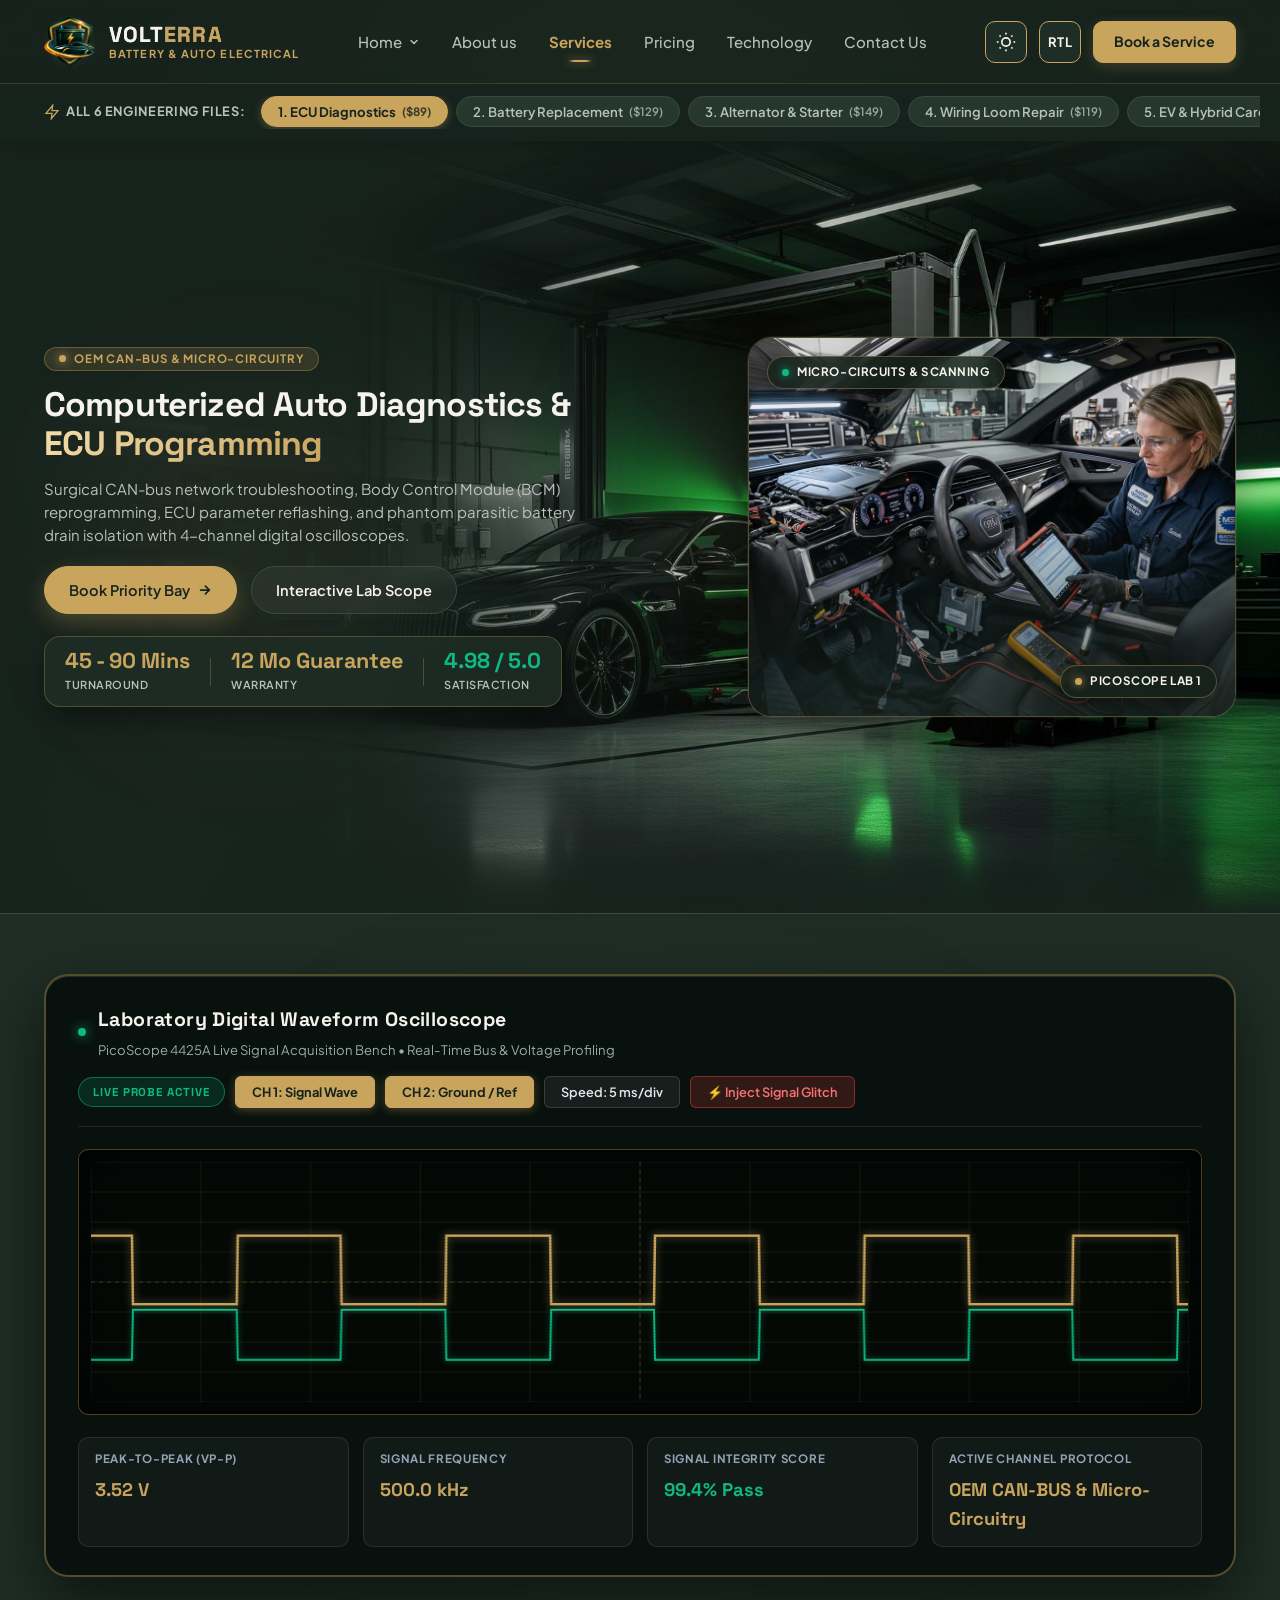
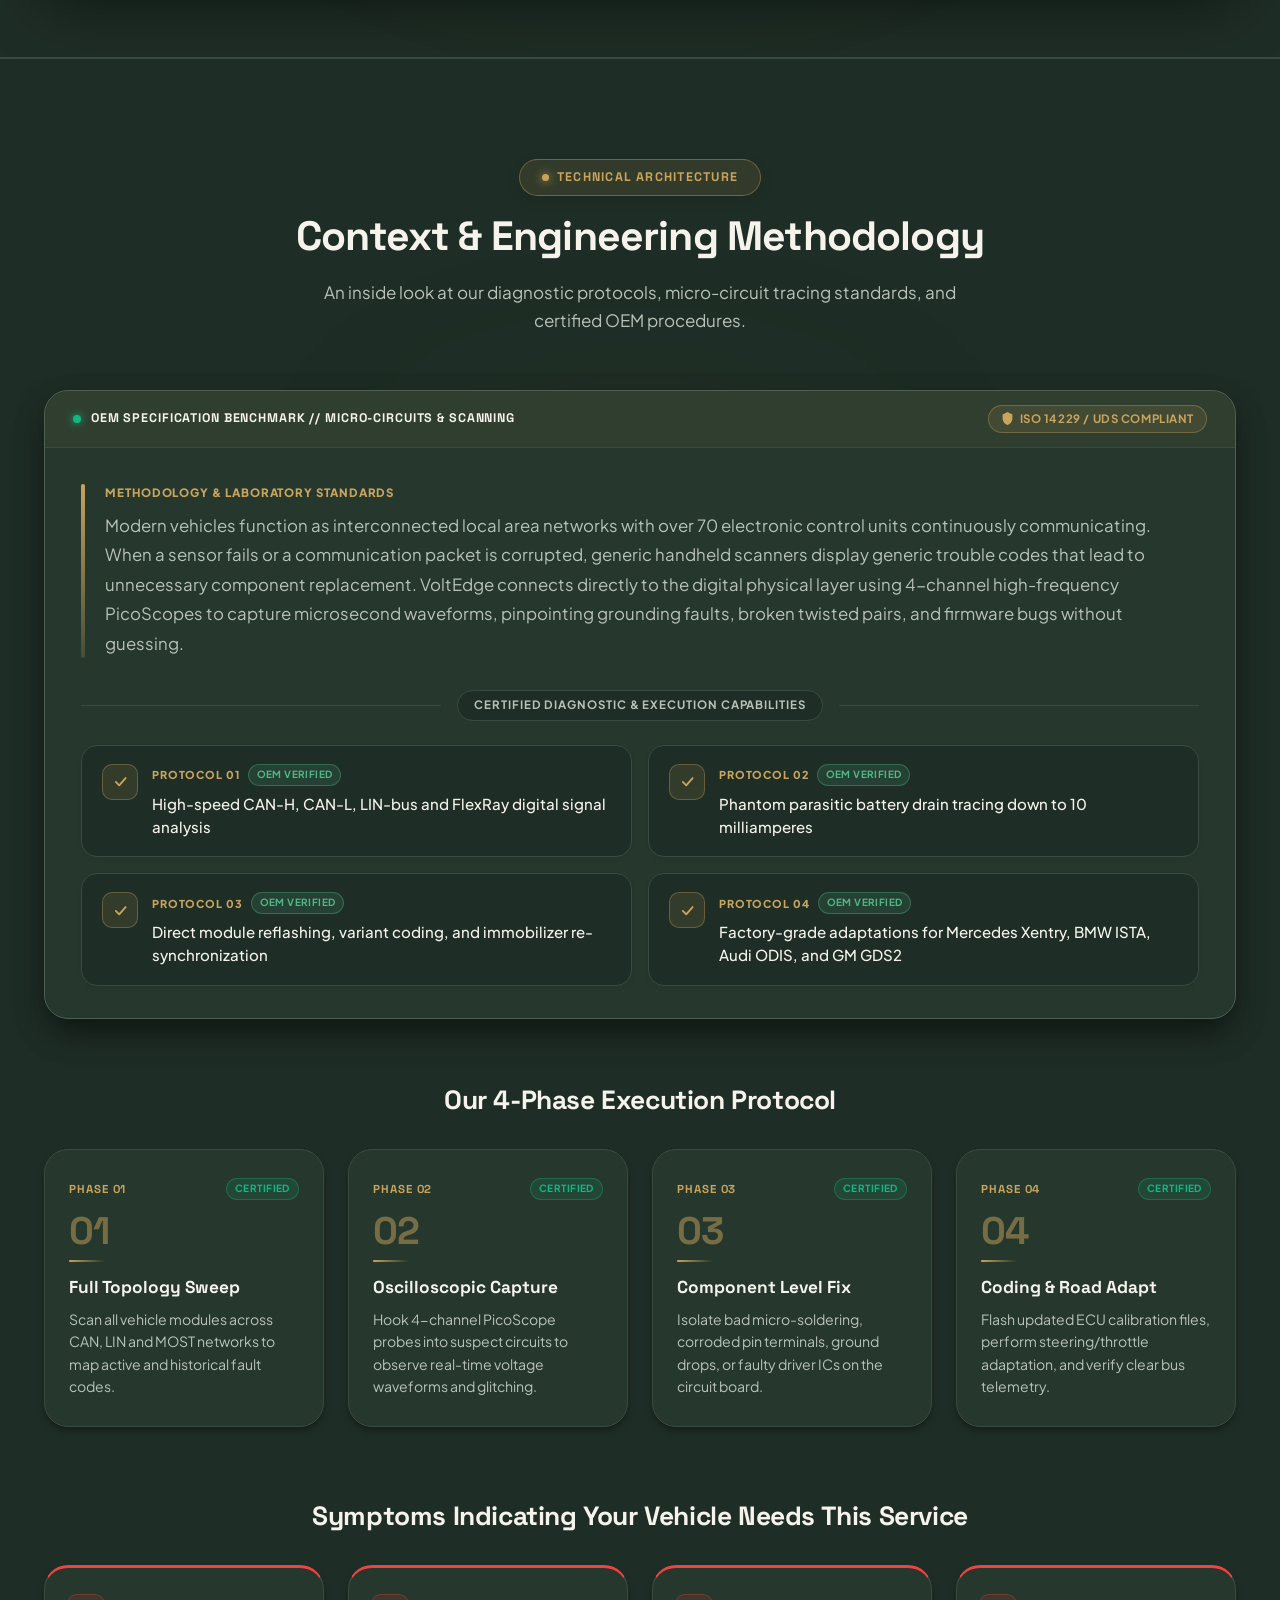
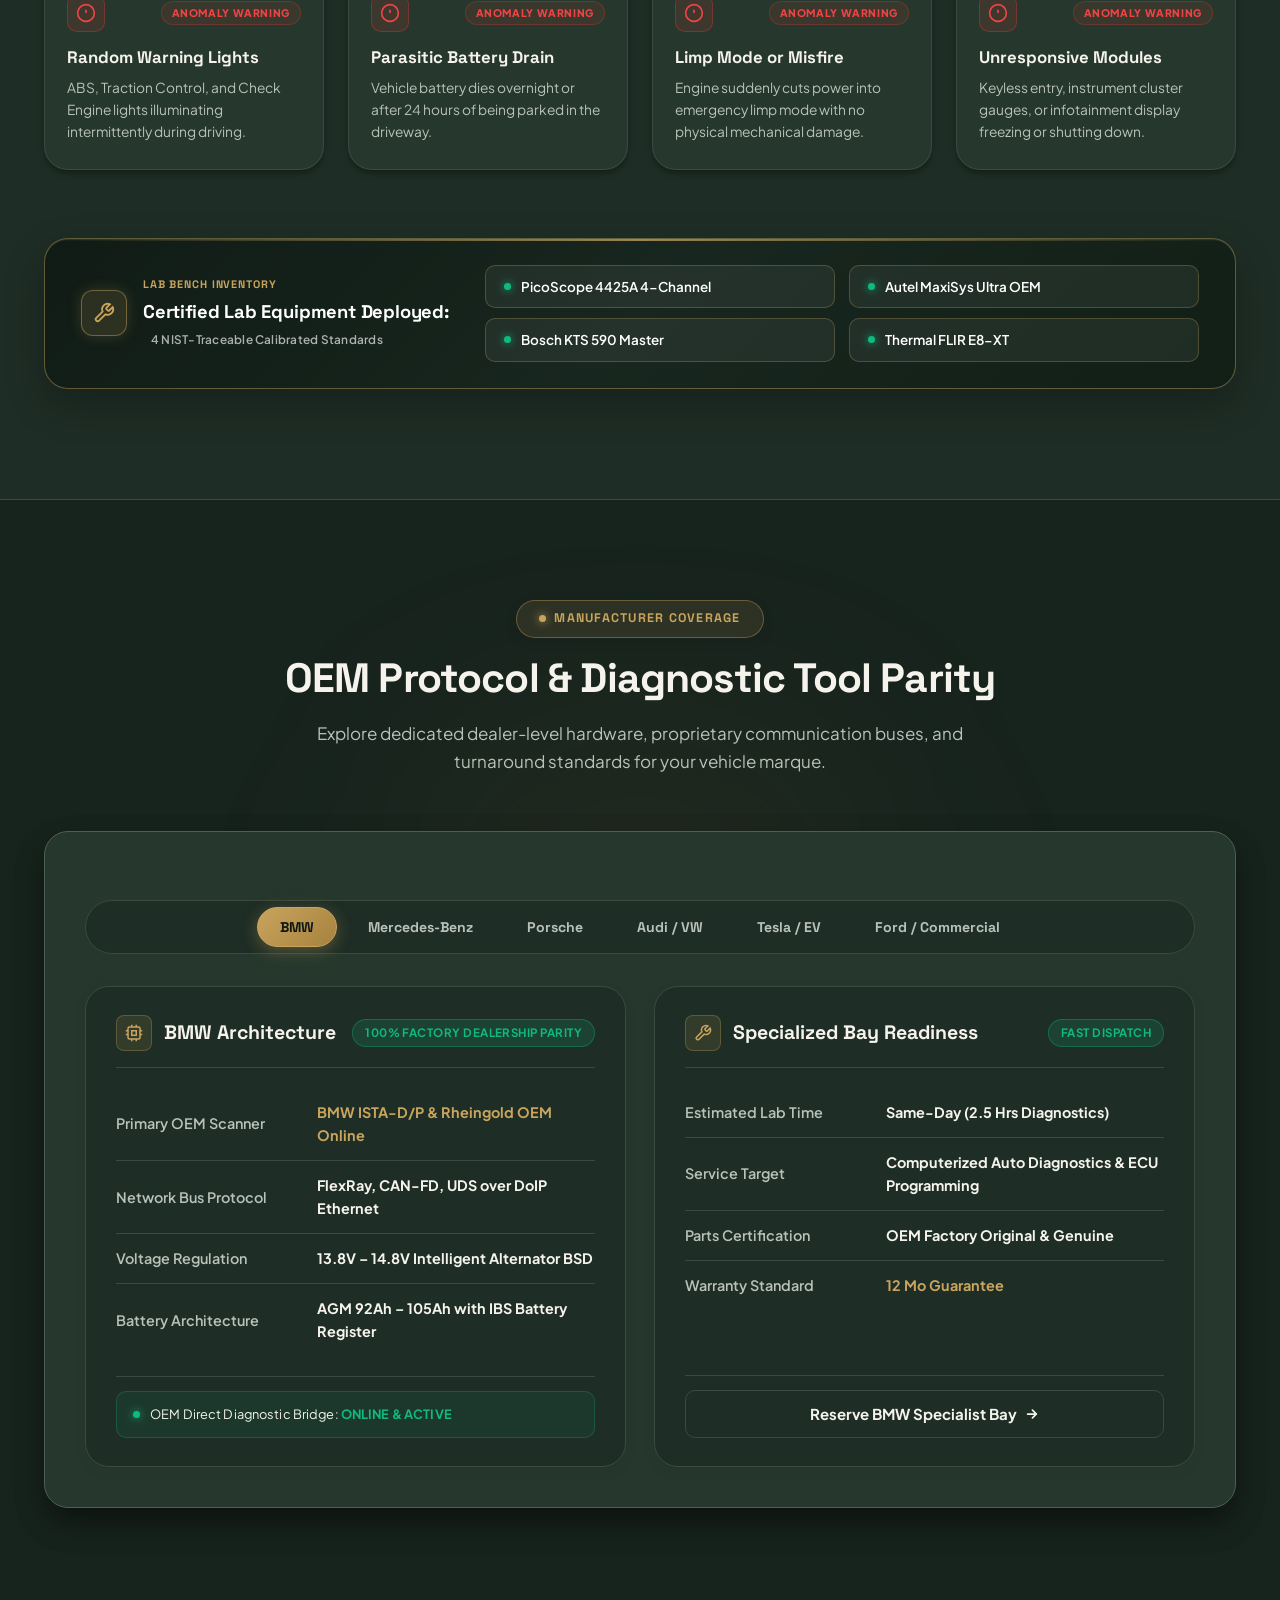
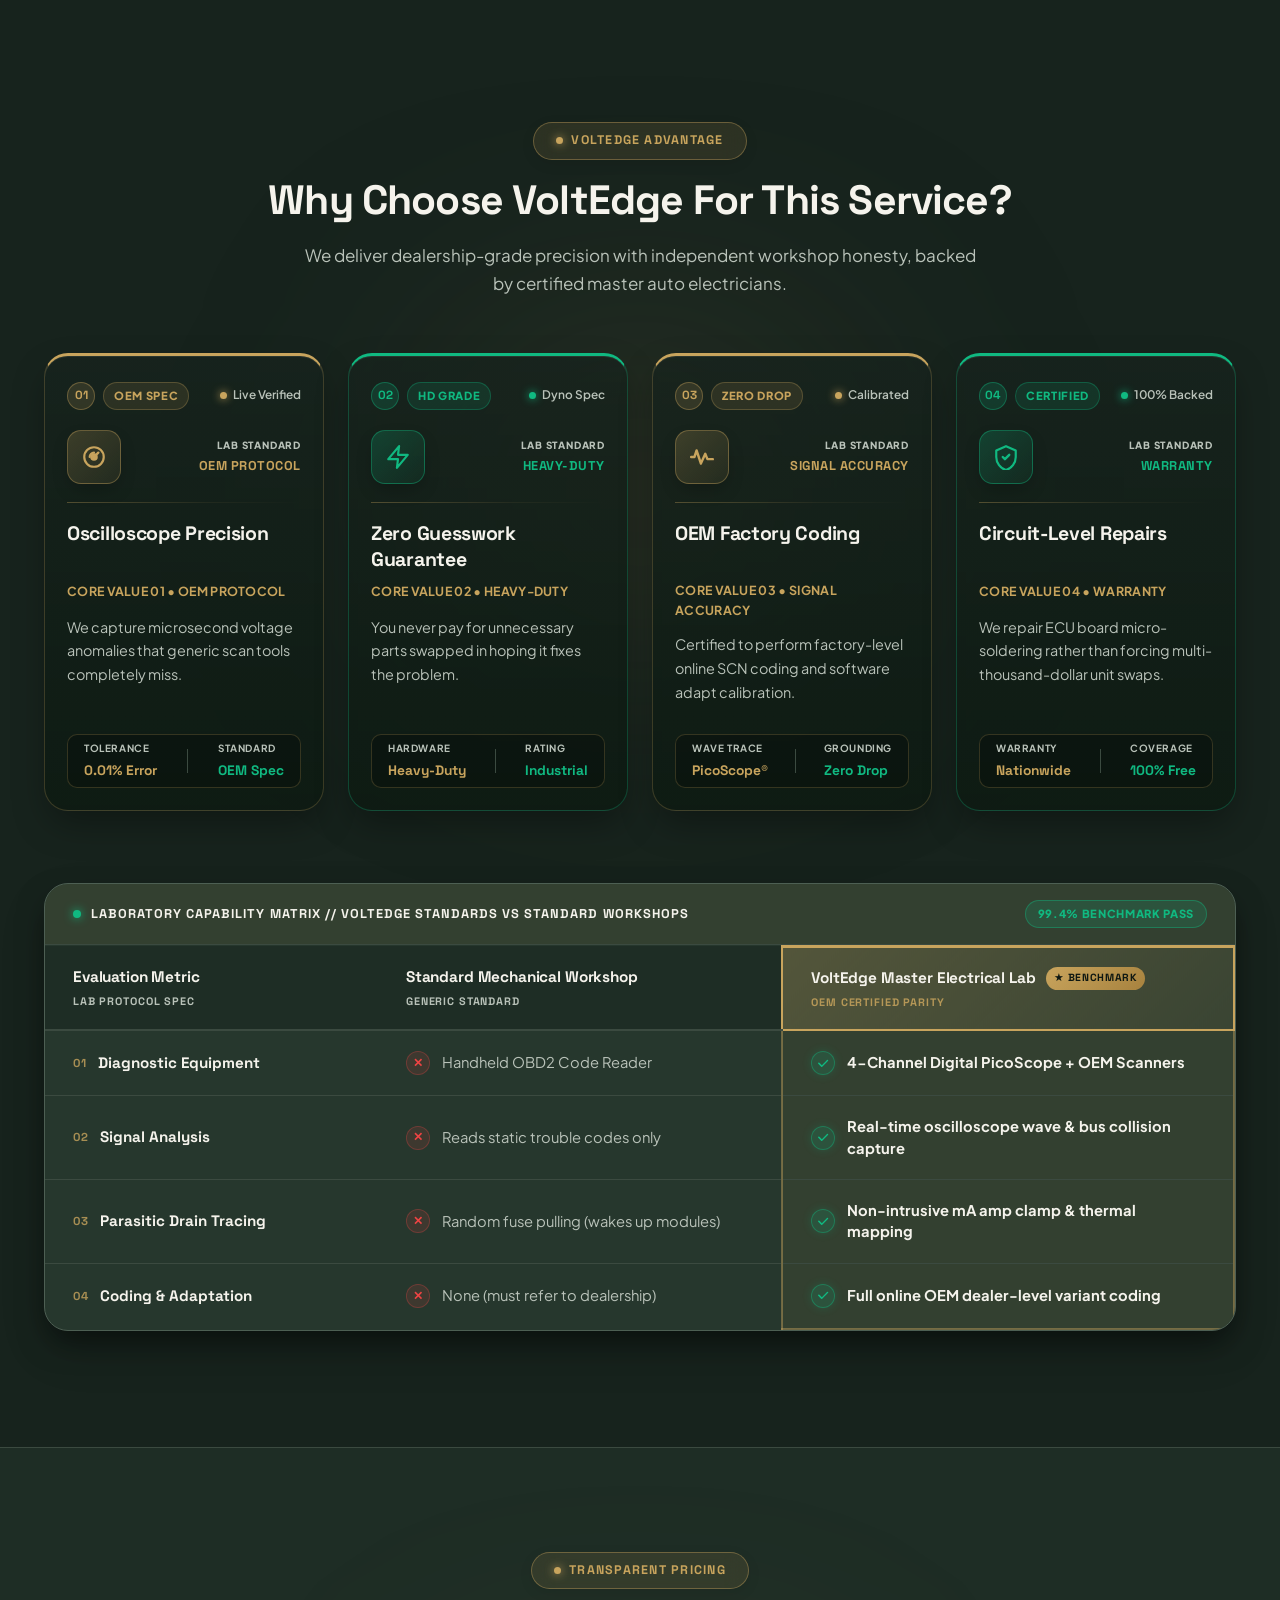
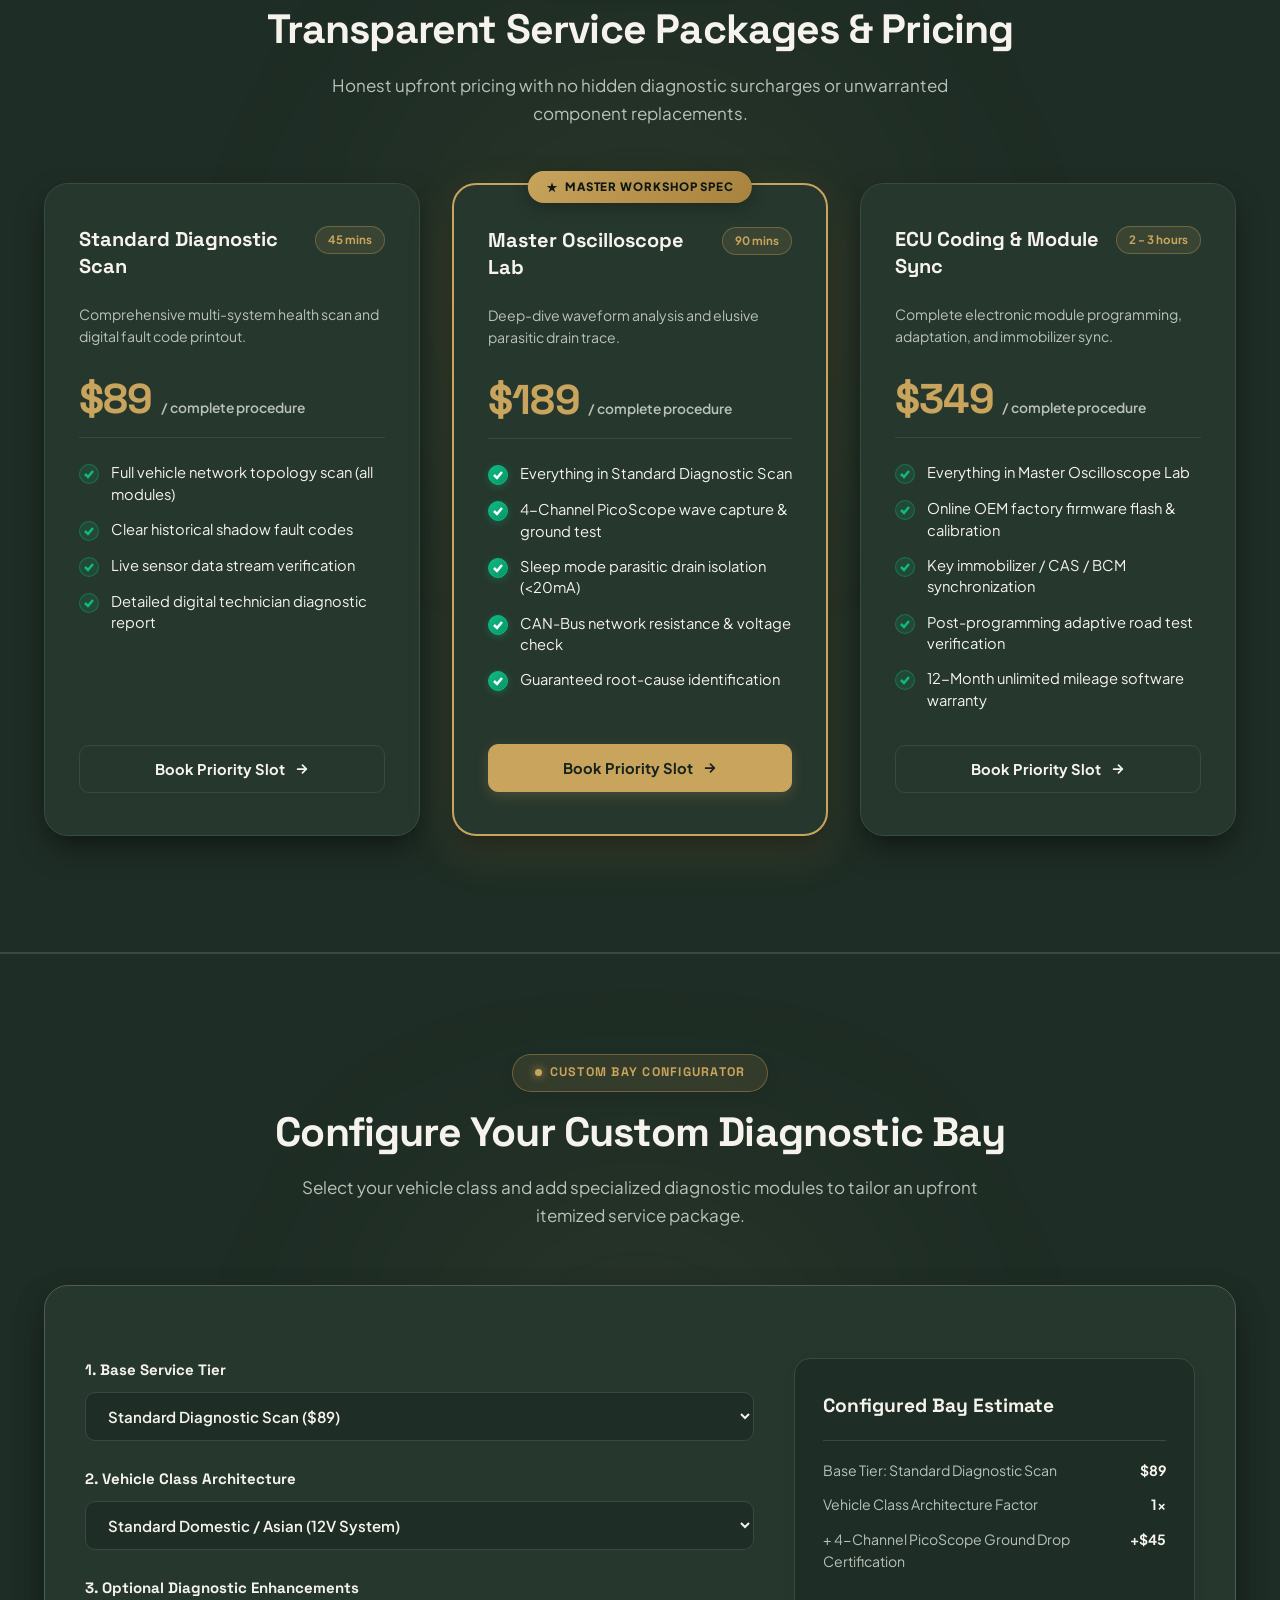
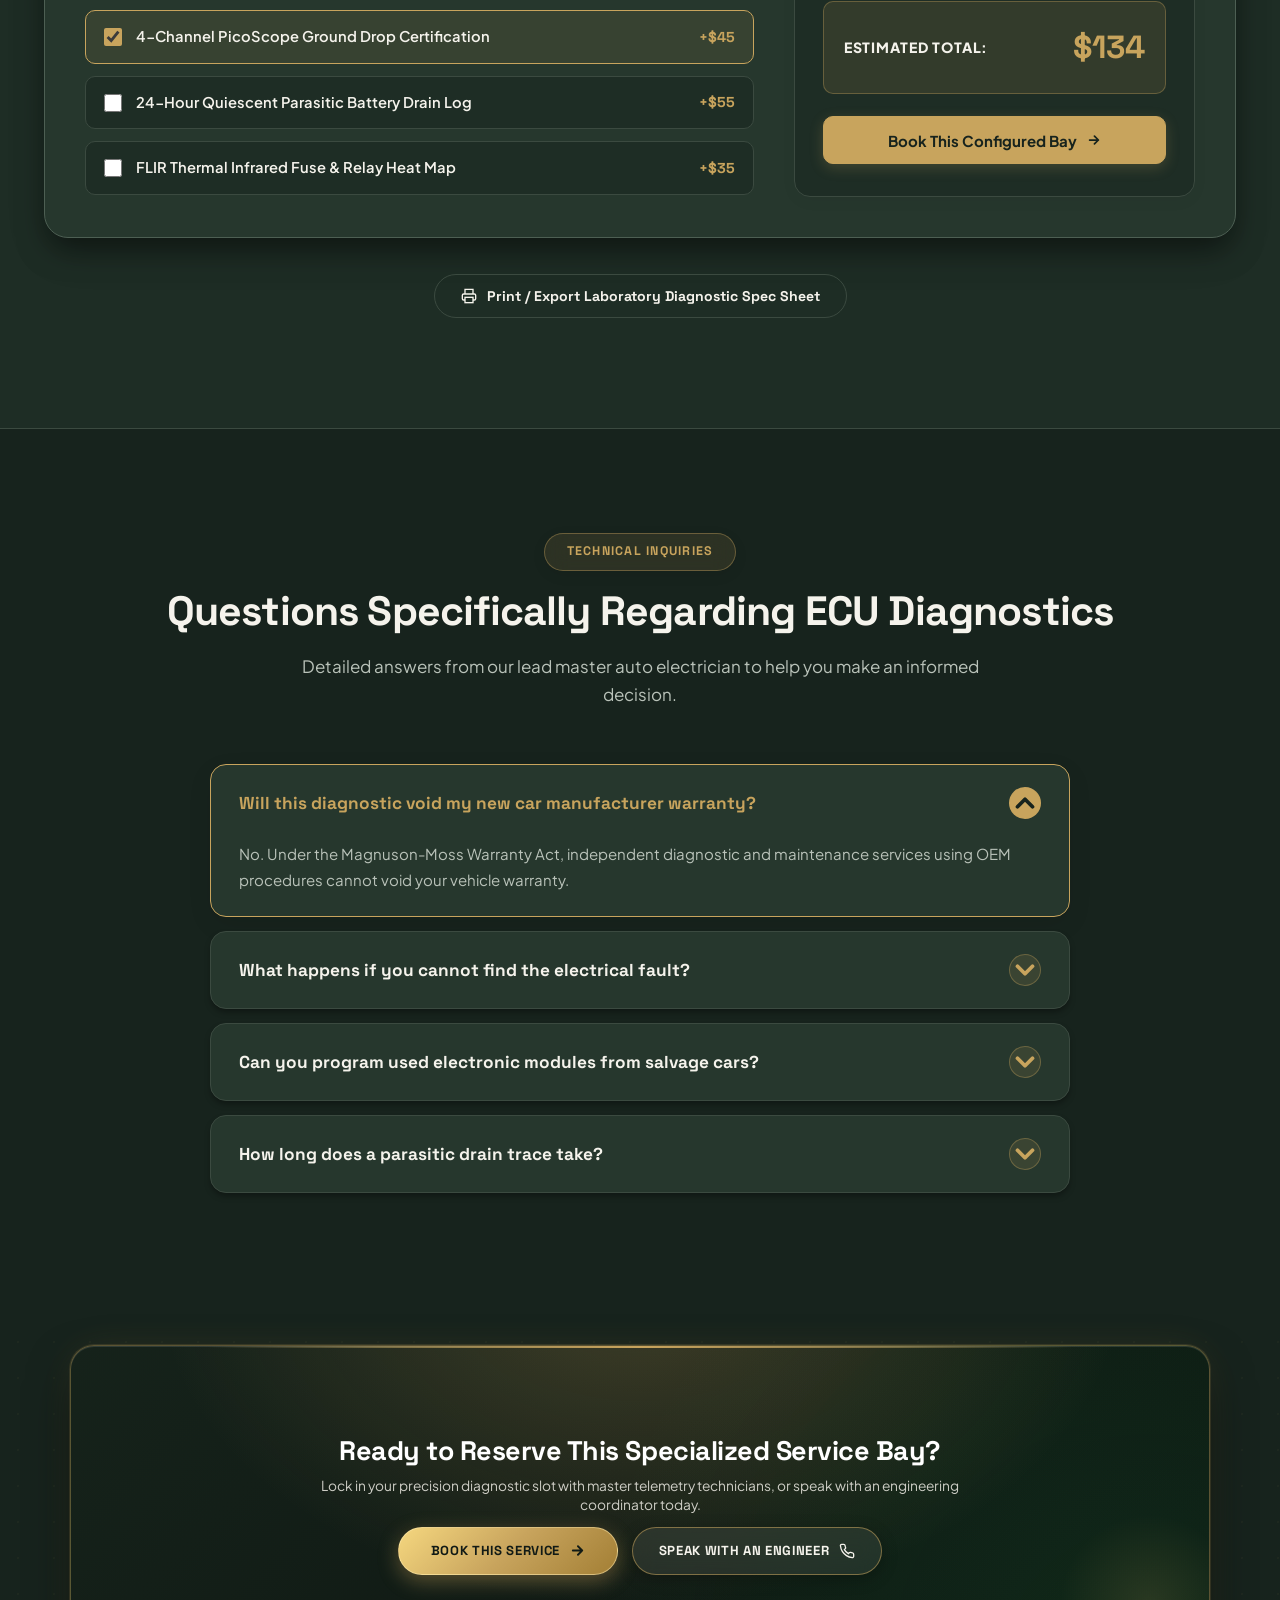
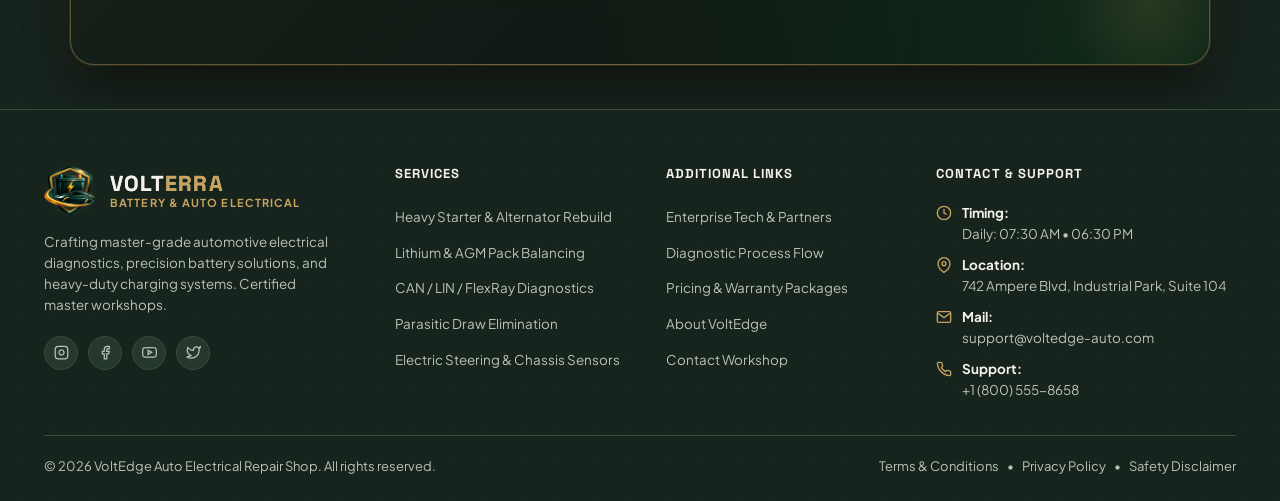
<file: service detail.html>
<!DOCTYPE html>
<html lang="en" dir="ltr" data-theme="dark">
<head>
  <meta charset="UTF-8">
  <meta name="viewport" content="width=device-width, initial-scale=1.0">
  <title>Service Details &bull; VOLTERRA Master Auto Electrical &amp; Battery Engineering</title>
  <meta name="description" content="Detailed engineering specifications, diagnostic methodology, pricing tiers, and OEM certifications for specialized auto electrical services by VOLTERRA.">
  <link rel="preconnect" href="https://fonts.googleapis.com">
  <link rel="preconnect" href="https://fonts.gstatic.com" crossorigin>
  <link href="https://fonts.googleapis.com/css2?family=Plus+Jakarta+Sans:wght@300;400;500;600;700;800&family=Space+Grotesk:wght@500;600;700;800&display=swap" rel="stylesheet">
  <link rel="icon" type="image/png" href="assets/images/logo_icon.png">
  <link rel="stylesheet" href="index.css">
  <link rel="stylesheet" href="service-detail.css">
</head>
<body class="service-detail-page-body">

  <!-- Ambient Dynamic Lighting &bull; Technical Backdrop -->
  <div class="ambient-glow-top" aria-hidden="true"></div>
  <div class="ambient-glow-center" aria-hidden="true"></div>
  <div class="ambient-grid-overlay" aria-hidden="true"></div>

  <!-- HEADER &bull; NAVIGATION (Exact Same Design as Home 1) -->
  <header class="site-header" id="site-header">
    <div class="header-container">
      <!-- Left: Brand Logo &bull; Name -->
      <a href="index.html" class="brand-logo" id="brand-logo" aria-label="VOLTERRA Battery &bull; Auto Electrical">
        <span class="logo-icon-wrap">
          <img src="assets/images/logo_transparent.png" alt="VOLTERRA Luxury Auto Electrical" class="brand-logo-img">
        </span>
        <div class="brand-text">
          <span class="brand-title" dir="ltr"><span class="brand-title-primary">VOLT</span><span class="brand-title-secondary">ERRA</span></span>
          <span class="brand-subtitle">Battery &amp; Auto Electrical</span>
        </div>
      </a>

      <!-- Middle: 6 Nav Links -->
      <nav class="nav-menu" id="nav-menu">
        <ul class="nav-list">
          <li class="nav-item has-dropdown" id="nav-home-dropdown">
            <a href="index.html" class="nav-link" id="nav-home">
              <span>Home</span>
              <svg class="chevron-icon" viewBox="0 0 16 16" fill="none" stroke="currentColor">
                <path d="M4 6L8 10L12 6" stroke-width="2" stroke-linecap="round" stroke-linejoin="round"/>
              </svg>
            </a>
            <div class="nav-dropdown-menu">
              <a href="index.html" class="dropdown-item" id="nav-home1-link">
                <div class="dropdown-item-title">Home 1 (Classic Specialist)</div>
                <div class="dropdown-item-desc">Precision Diagnostics &amp; Battery Hub</div>
              </a>
              <a href="Home 2.html" class="dropdown-item" id="nav-home2-link">
                <div class="dropdown-item-title">Home 2 (Fleet &amp; High-Voltage)</div>
                <div class="dropdown-item-desc">Commercial Fleet &amp; EV Architecture</div>
              </a>
            </div>
          </li>
          <li class="nav-item">
            <a href="About.html" class="nav-link" id="nav-about">About us</a>
          </li>
          <li class="nav-item">
            <a href="service.html" class="nav-link active" id="nav-services">Services</a>
          </li>
          <li class="nav-item">
            <a href="pricing.html" class="nav-link" id="nav-pricing">Pricing</a>
          </li>
          <li class="nav-item">
            <a href="technology.html" class="nav-link" id="nav-tech">Technology</a>
          </li>
          <li class="nav-item">
            <a href="contact.html" class="nav-link" id="nav-contact">Contact Us</a>
          </li>
          <li class="nav-item nav-item-cta">
            <a href="book-service.html" class="btn btn-primary nav-menu-book-btn" id="nav-mobile-book-btn">
              <span>Book a Service</span>
            </a>
          </li>
        </ul>
      </nav>

      <!-- Right: Utility Controls &bull; Primary CTA -->
      <div class="header-actions">
        <!-- Theme Toggle -->
        <button class="icon-toggle-btn" id="theme-toggle" aria-label="Toggle Dark and Light Mode" title="Toggle Dark/Light Mode">
          <svg class="theme-icon sun-icon" viewBox="0 0 24 24" fill="none" stroke="currentColor" stroke-width="2">
            <circle cx="12" cy="12" r="5"></circle>
            <line x1="12" y1="1" x2="12" y2="3"></line>
            <line x1="12" y1="21" x2="12" y2="23"></line>
            <line x1="4.22" y1="4.22" x2="5.64" y2="5.64"></line>
            <line x1="18.36" y1="18.36" x2="19.78" y2="19.78"></line>
            <line x1="1" y1="12" x2="3" y2="12"></line>
            <line x1="21" y1="12" x2="23" y2="12"></line>
            <line x1="4.22" y1="19.78" x2="5.64" y2="18.36"></line>
            <line x1="18.36" y1="5.64" x2="19.78" y2="4.22"></line>
          </svg>
          <svg class="theme-icon moon-icon" viewBox="0 0 24 24" fill="none" stroke="currentColor" stroke-width="2">
            <path d="M21 12.79A9 9 0 1 1 11.21 3 7 7 0 0 0 21 12.79z"></path>
          </svg>
        </button>

        <!-- RTL Button -->
        <button class="icon-toggle-btn rtl-toggle-btn" id="rtl-toggle" aria-label="Toggle RTL and LTR" title="Toggle RTL / LTR Direction">
          <span class="rtl-text-indicator">RTL</span>
        </button>

        <!-- Primary CTA: Book a Service -->
        <a href="book-service.html" class="btn btn-primary header-cta-btn" id="header-book-btn">
          <span>Book a Service</span>
        </a>

        <!-- Mobile Menu Toggle Button -->
        <button class="mobile-menu-btn" id="mobile-menu-btn" aria-label="Toggle Navigation Menu">
          <svg class="menu-icon" viewBox="0 0 24 24" fill="none" stroke="currentColor" stroke-width="2.2" stroke-linecap="round" stroke-linejoin="round" aria-hidden="true">
            <line x1="4" y1="6" x2="20" y2="6"></line>
            <line x1="4" y1="12" x2="20" y2="12"></line>
            <line x1="4" y1="18" x2="20" y2="18"></line>
          </svg>
        </button>
      </div>
    </div>
  </header>

  <!-- QUICK SERVICE SWITCHER BAR (Interactive Floating Cockpit Toolbar) -->
  <nav class="service-switcher-bar" id="service-switcher-bar" aria-label="Specialized Services Switcher">
    <div class="container switcher-container">
      <div class="switcher-label">
        <svg viewBox="0 0 24 24" fill="none" stroke="currentColor" stroke-width="2" class="switcher-icon">
          <path d="M13 2L3 14h9l-1 8 10-12h-9l1-8z"/>
        </svg>
        <span>All 6 Engineering Files:</span>
      </div>
      <div class="switcher-pills" id="switcher-pills" role="tablist">
        <!-- Rendered dynamically by service detail.js -->
      </div>
    </div>
  </nav>

  <!-- MAIN DYNAMIC SERVICE DETAIL CONTENT -->
  <main id="service-detail-main">
    <div id="service-detail-content-wrapper">
      <div class="service-detail-loading text-center" style="padding: 100px 20px;">
        <div class="loading-spinner"></div>
        <p style="margin-top: 16px; color: var(--text-muted);">Loading specialized service engineering telemetry...</p>
      </div>
    </div>
  </main>

  <!-- 7. FOOTER SECTION (Strict 4 Columns &bull; Exact Home 1 Design) -->
  <footer class="site-footer" id="site-footer">
    <div class="container footer-container">
      <div class="footer-grid-4">
        <!-- Column 1: Brand Name, Paratext, Social Icons -->
        <div class="footer-column footer-brand-column">
          <div class="brand-logo footer-logo">
            <span class="logo-icon-wrap">
              <img src="assets/images/logo_transparent.png" alt="VOLTERRA Luxury Auto Electrical" class="brand-logo-img">
            </span>
            <div class="brand-text">
              <span class="brand-title" dir="ltr"><span class="brand-title-primary">VOLT</span><span class="brand-title-secondary">ERRA</span></span>
              <span class="brand-subtitle">Battery &amp; Auto Electrical</span>
            </div>
          </div>
          <p class="footer-brand-text">
            Crafting master-grade automotive electrical diagnostics, precision battery solutions, and heavy-duty charging systems. Certified master workshops.
          </p>
          <div class="footer-social-icons">
            <a href="https://instagram.com" class="social-link" aria-label="Instagram" target="_blank" rel="noopener">
              <svg viewBox="0 0 24 24" fill="none" stroke="currentColor" stroke-width="2">
                <rect x="2" y="2" width="20" height="20" rx="5" ry="5"/>
                <path d="M16 11.37A4 4 0 1 1 12.63 8 4 4 0 0 1 16 11.37z"/>
                <line x1="17.5" y1="6.5" x2="17.51" y2="6.5"/>
              </svg>
            </a>
            <a href="https://facebook.com" class="social-link" aria-label="Facebook" target="_blank" rel="noopener">
              <svg viewBox="0 0 24 24" fill="none" stroke="currentColor" stroke-width="2">
                <path d="M18 2h-3a5 5 0 0 0-5 5v3H7v4h3v8h4v-8h3l1-4h-4V7a1 1 0 0 1 1-1h3z"/>
              </svg>
            </a>
            <a href="https://youtube.com" class="social-link" aria-label="YouTube" target="_blank" rel="noopener">
              <svg viewBox="0 0 24 24" fill="none" stroke="currentColor" stroke-width="2">
                <path d="M22.54 6.42a2.78 2.78 0 0 0-1.94-2C18.88 4 12 4 12 4s-6.88 0-8.6.46a2.78 2.78 0 0 0-1.94 2A29 29 0 0 0 1 11.75a29 29 0 0 0 .46 5.33A2.78 2.78 0 0 0 3.4 19c1.72.46 8.6.46 8.6.46s6.88 0 8.6-.46a2.78 2.78 0 0 0 1.94-2 29 29 0 0 0 .46-5.25 29 29 0 0 0-.46-5.33z"/>
                <polygon points="9.75 15.02 15.5 11.75 9.75 8.48 9.75 15.02"/>
              </svg>
            </a>
            <a href="https://twitter.com" class="social-link" aria-label="X Twitter" target="_blank" rel="noopener">
              <svg viewBox="0 0 24 24" fill="none" stroke="currentColor" stroke-width="2">
                <path d="M23 3a10.9 10.9 0 0 1-3.14 1.53 4.48 4.48 0 0 0-7.86 3v1A10.66 10.66 0 0 1 3 4s-4 9 5 13a11.64 11.64 0 0 1-7 2c9 5 20 0 20-11.5a4.5 4.5 0 0 0-.08-.83A7.72 7.72 0 0 0 23 3z"/>
              </svg>
            </a>
          </div>
        </div>

        <!-- Column 2: Services -->
        <div class="footer-column">
          <h4 class="footer-heading">Services</h4>
          <ul class="footer-links">
            <li><a href="service.html">Heavy Starter &amp; Alternator Rebuild</a></li>
            <li><a href="service.html">Lithium &amp; AGM Pack Balancing</a></li>
            <li><a href="service.html">CAN / LIN / FlexRay Diagnostics</a></li>
            <li><a href="service.html">Parasitic Draw Elimination</a></li>
            <li><a href="service.html">Electric Steering &amp; Chassis Sensors</a></li>
          </ul>
        </div>

        <!-- Column 3: Additional Links -->
        <div class="footer-column">
          <h4 class="footer-heading">Additional Links</h4>
          <ul class="footer-links">
            <li><a href="technology.html">Enterprise Tech &amp; Partners</a></li>
            <li><a href="pricing.html">Diagnostic Process Flow</a></li>
            <li><a href="Pricing detail.html?id=1">Pricing &amp; Warranty Packages</a></li>
            <li><a href="About.html">About VoltEdge</a></li>
            <li><a href="contact.html">Contact Workshop</a></li>
          </ul>
        </div>

        <!-- Column 4: Contact &bull; Support (Matching Exact Format) -->
        <div class="footer-column footer-contact-column">
          <h4 class="footer-heading">Contact &amp; Support</h4>
          <div class="footer-contact-list">
            <div class="footer-contact-row">
              <svg class="contact-inline-svg" viewBox="0 0 24 24" fill="none" stroke="currentColor" stroke-width="2">
                <circle cx="12" cy="12" r="10"></circle>
                <polyline points="12 6 12 12 16 14"></polyline>
              </svg>
              <div class="contact-row-content">
                <span class="contact-row-title">Timing:</span>
                <span class="contact-row-val">Daily: 07:30 AM &bull; 06:30 PM</span>
              </div>
            </div>

            <div class="footer-contact-row">
              <svg class="contact-inline-svg" viewBox="0 0 24 24" fill="none" stroke="currentColor" stroke-width="2">
                <path d="M21 10c0 7-9 13-9 13s-9-6-9-13a9 9 0 0 1 18 0z"></path>
                <circle cx="12" cy="10" r="3"></circle>
              </svg>
              <div class="contact-row-content">
                <span class="contact-row-title">Location:</span>
                <span class="contact-row-val">742 Ampere Blvd, Industrial Park, Suite 104</span>
              </div>
            </div>

            <div class="footer-contact-row">
              <svg class="contact-inline-svg" viewBox="0 0 24 24" fill="none" stroke="currentColor" stroke-width="2">
                <path d="M4 4h16c1.1 0 2 .9 2 2v12c0 1.1-.9 2-2 2H4c-1.1 0-2-.9-2-2V6c0-1.1.9-2 2-2z"></path>
                <polyline points="22,6 12,13 2,6"></polyline>
              </svg>
              <div class="contact-row-content">
                <span class="contact-row-title">Mail:</span>
                <a href="mailto:support@voltedge-auto.com" class="footer-contact-link">support@voltedge-auto.com</a>
              </div>
            </div>

            <div class="footer-contact-row">
              <svg class="contact-inline-svg" viewBox="0 0 24 24" fill="none" stroke="currentColor" stroke-width="2">
                <path d="M22 16.92v3a2 2 0 0 1-2.18 2 19.79 19.79 0 0 1-8.63-3.07 19.5 19.5 0 0 1-6-6 19.79 19.79 0 0 1-3.07-8.67A2 2 0 0 1 4.11 2h3a2 2 0 0 1 2 1.72 12.84 12.84 0 0 0 .7 2.81 2 2 0 0 1-.45 2.11L8.09 9.91a16 16 0 0 0 6 6l1.27-1.27a2 2 0 0 1 2.11-.45 12.84 12.84 0 0 0 2.81.7A2 2 0 0 1 22 16.92z"></path>
              </svg>
              <div class="contact-row-content">
                <span class="contact-row-title">Support:</span>
                <a href="tel:+18005558658" class="footer-contact-link">+1 (800) 555-8658</a>
              </div>
            </div>
          </div>
        </div>
      </div>

      <div class="footer-bottom-bar">
        <div class="copyright-text">
          &copy; 2026 VoltEdge Auto Electrical Repair Shop. All rights reserved.
        </div>
        <div class="legal-links">
          <a href="#terms">Terms &amp; Conditions</a>
          <span class="legal-divider">&bull;</span>
          <a href="#privacy">Privacy Policy</a>
          <span class="legal-divider">&bull;</span>
          <a href="#disclaimer">Safety Disclaimer</a>
        </div>
      </div>
    </div>
  </footer>

  <!-- MODAL: LOGIN DIALOG -->
  <div class="modal-overlay" id="login-modal" aria-hidden="true">
    <div class="modal-card" role="dialog" aria-labelledby="login-modal-title">
      <div class="modal-top-bar">
        <div class="modal-card-logo">
          <span class="logo-icon-wrap mini">
            <img src="assets/images/logo_transparent.png" alt="VOLTERRA Luxury Auto Electrical" class="brand-logo-img">
          </span>
          <span class="modal-logo-text">VOLTERRA Customer Portal</span>
        </div>
        <button class="modal-close-btn" id="close-login-modal" aria-label="Close modal">&times;</button>
      </div>

      <div class="modal-content-body">
        <h3 class="auth-modal-title" id="login-modal-title">Sign In to Your Account</h3>
        <p class="auth-modal-subtitle">Access your diagnostic telemetry records, warranty status, and bay bookings.</p>

        <form id="login-form" class="auth-vertical-form">
          <div class="form-field">
            <label for="login-email" class="form-label">Email Address</label>
            <input type="email" id="login-email" class="form-input" placeholder="client@domain.com" required>
          </div>

          <div class="form-field">
            <label for="login-password" class="form-label">Password</label>
            <div class="password-input-wrapper">
              <input type="password" id="login-password" class="form-input" placeholder="••••••••" required>
              <button type="button" class="eye-toggle-btn" id="toggle-password-visibility" aria-label="Toggle password visibility">
                <svg class="eye-icon" viewBox="0 0 24 24" fill="none" stroke="currentColor" stroke-width="2">
                  <path d="M1 12s4-8 11-8 11 8 11 8-4 8-11 8-11-8-11-8z"/>
                  <circle cx="12" cy="12" r="3"/>
                </svg>
              </button>
            </div>
          </div>

          <button type="submit" class="btn btn-primary full-width auth-submit-btn">
            <span>Sign In to Dashboard</span>
          </button>
        </form>
      </div>
    </div>
  </div>

  <!-- MODAL: BOOKING / ENQUIRY DIALOG -->
  <div class="modal-overlay" id="booking-modal" aria-hidden="true">
    <div class="modal-card" role="dialog" aria-labelledby="booking-modal-title">
      <div class="modal-top-bar">
        <div class="modal-card-logo">
          <span class="logo-icon-wrap mini">
            <img src="assets/images/logo_transparent.png" alt="VOLTERRA Luxury Auto Electrical" class="brand-logo-img">
          </span>
          <span class="modal-logo-text">Service Bay Booking</span>
        </div>
        <button class="modal-close-btn" id="close-booking-modal" aria-label="Close modal">&times;</button>
      </div>

      <div class="modal-content-body">
        <h3 class="auth-modal-title" id="booking-modal-title">Schedule Diagnostic Bay</h3>
        <p class="auth-modal-subtitle" id="booking-modal-subtitle">Reserve certified diagnostic bench time for your selected service.</p>

        <form id="booking-form" class="auth-vertical-form">
          <div class="form-field">
            <label for="booking-name" class="form-label">Full Name</label>
            <input type="text" id="booking-name" class="form-input" placeholder="Enter your name" required>
          </div>

          <div class="form-field">
            <label for="booking-phone" class="form-label">Phone Number</label>
            <input type="tel" id="booking-phone" class="form-input" placeholder="Enter your mobile number" required>
          </div>

          <div class="form-field">
            <label for="booking-tier" class="form-label">Selected Tier</label>
            <input type="text" id="booking-tier" class="form-input" readonly>
          </div>

          <div class="form-field">
            <label for="booking-vehicle" class="form-label">Vehicle Make, Model &amp; Year</label>
            <input type="text" id="booking-vehicle" class="form-input" placeholder="e.g. 2022 BMW M3 Competition" required>
          </div>

          <button type="submit" class="btn btn-primary full-width auth-submit-btn">
            <span>Confirm Priority Booking</span>
          </button>
        </form>
      </div>
    </div>
  </div>

  <!-- NOTIFICATION TOAST -->
  <div class="toast-notification" id="toast-notification" role="status" aria-live="polite">
    <div class="toast-icon">&check;</div>
    <div class="toast-message" id="toast-message">Action successful!</div>
  </div>

  <script src="service-detail.js"></script>
  <script src="booking-modal.js"></script>
</body>
</html>
</file>
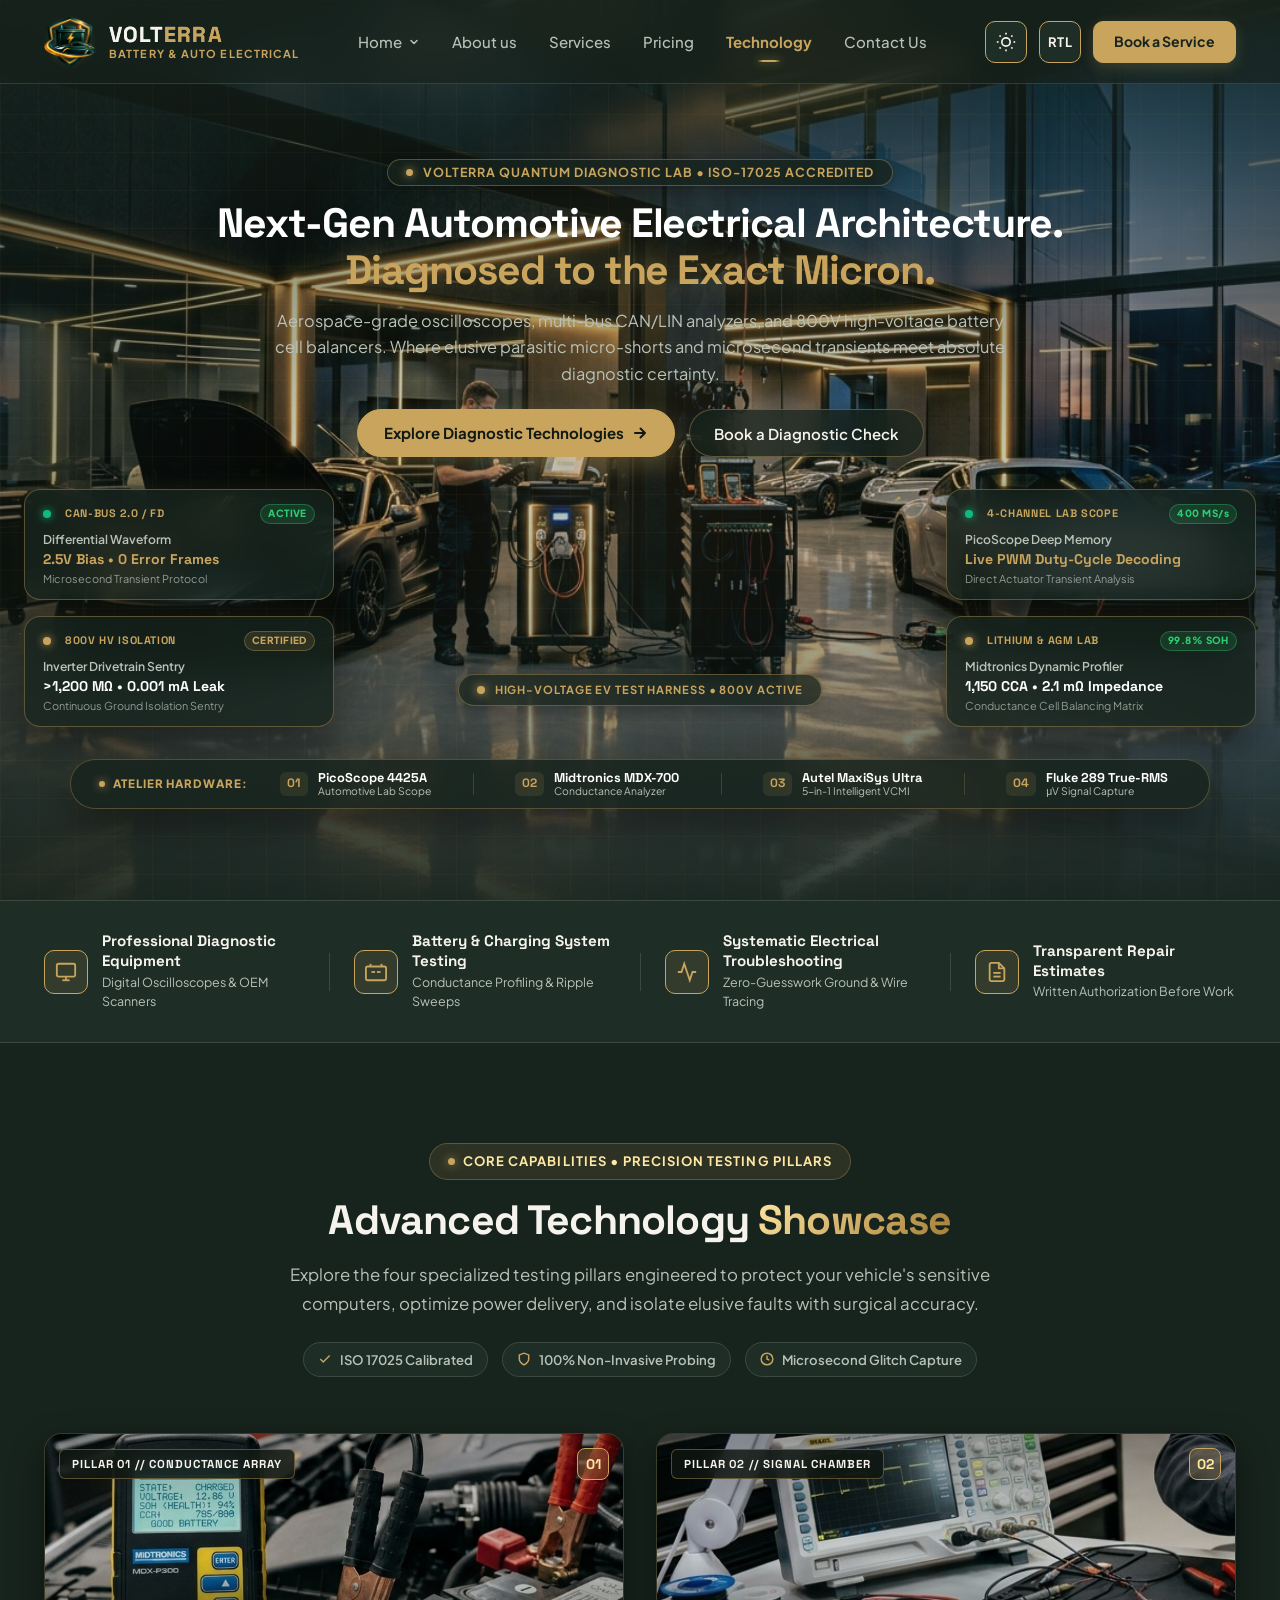
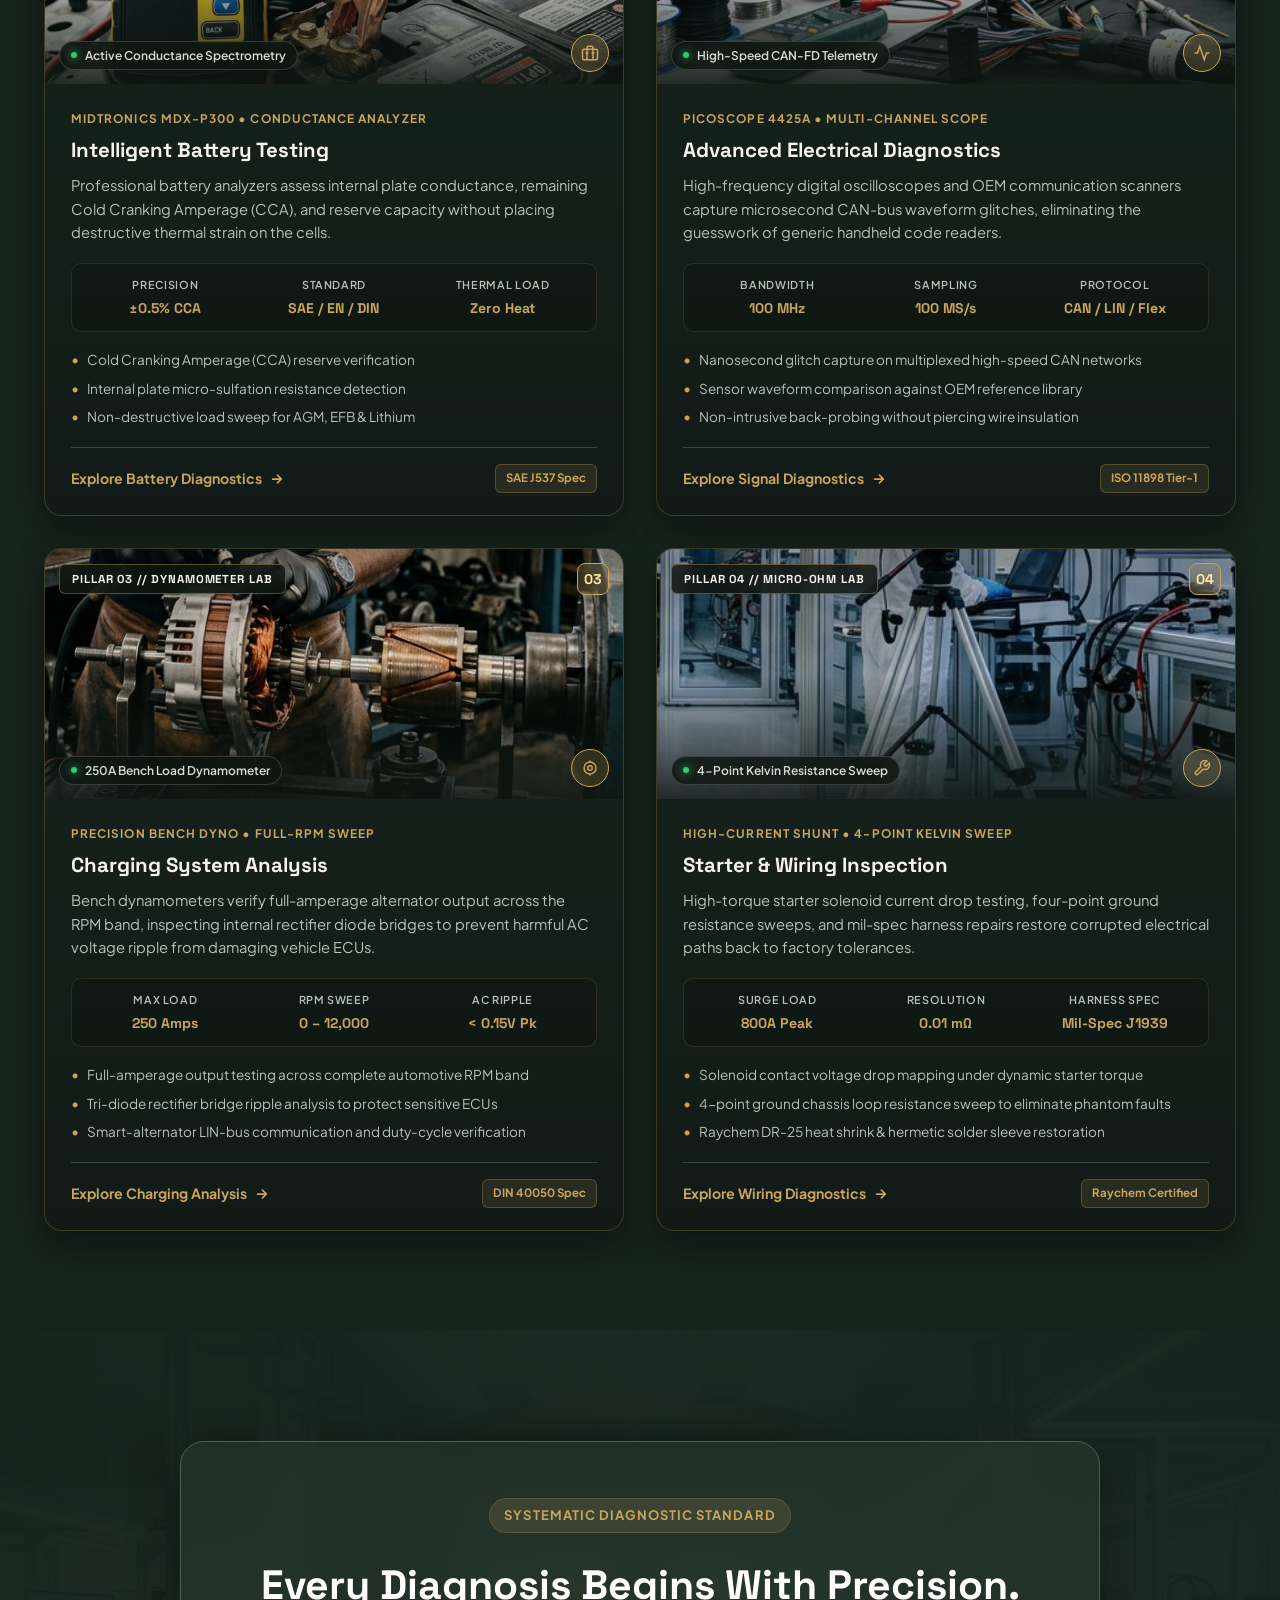
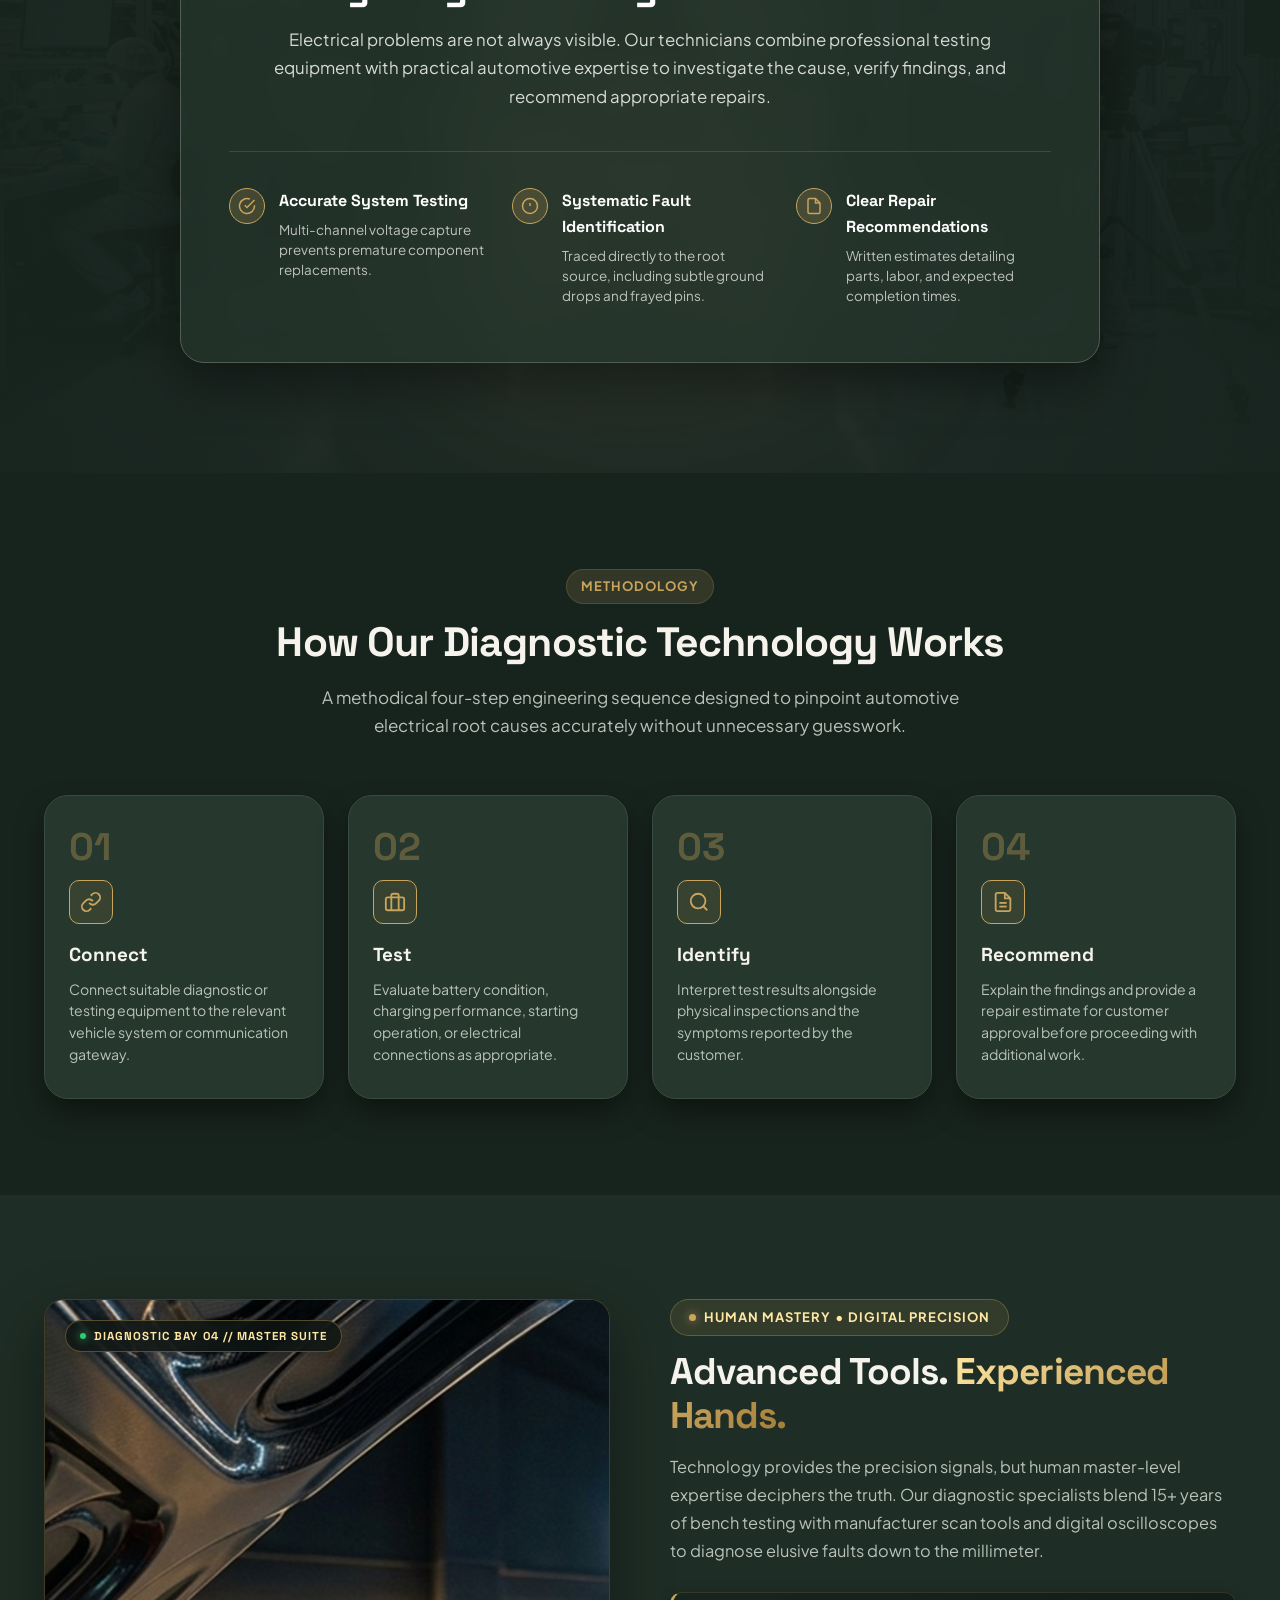
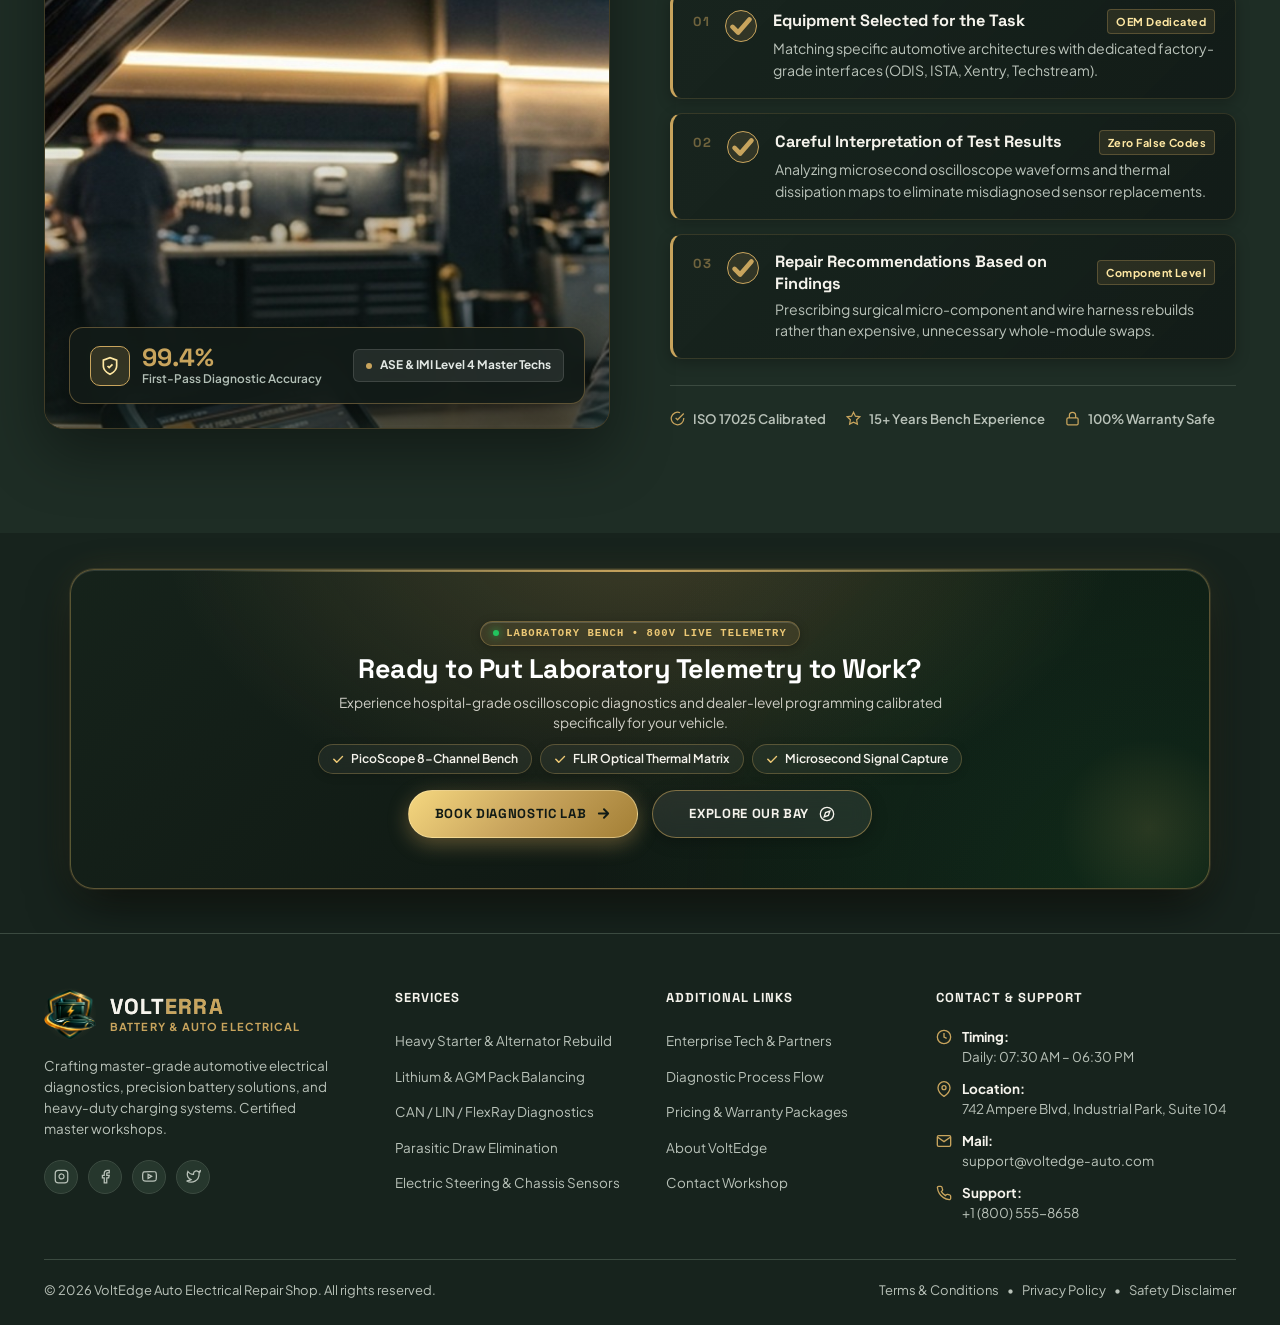
<file: technology.html>
<!DOCTYPE html>
<html lang="en" dir="ltr" data-theme="dark">
<head>
  <meta charset="UTF-8">
  <meta name="viewport" content="width=device-width, initial-scale=1.0">
  <title>Workshop Technology | VoltEdge Master Auto Electrical Diagnostics</title>
  <meta name="description" content="Discover VoltEdge's advanced automotive technology: digital oscilloscopes, intelligent battery load testing, charging system analyzers, and micro-wiring diagnostics.">
  <link rel="preconnect" href="https://fonts.googleapis.com">
  <link rel="preconnect" href="https://fonts.gstatic.com" crossorigin>
  <link href="https://fonts.googleapis.com/css2?family=Plus+Jakarta+Sans:wght@300;400;500;600;700;800&family=Space+Grotesk:wght@500;600;700&display=swap" rel="stylesheet">
  <link rel="icon" type="image/png" href="assets/images/logo_icon.png">
  <link rel="stylesheet" href="index.css">
  <link rel="stylesheet" href="technology.css">
</head>
<body>
  <!-- HEADER & NAVIGATION (Exact Same Design as Home 1) -->
  <header class="site-header" id="site-header">
    <div class="header-container">
      <!-- Left: Brand Logo & Name -->
      <a href="index.html" class="brand-logo" id="brand-logo" aria-label="VOLTERRA Battery & Auto Electrical">
        <span class="logo-icon-wrap">
          <img src="assets/images/logo_transparent.png" alt="VOLTERRA Luxury Auto Electrical" class="brand-logo-img">
        </span>
        <div class="brand-text">
          <span class="brand-title" dir="ltr"><span class="brand-title-primary">VOLT</span><span class="brand-title-secondary">ERRA</span></span>
          <span class="brand-subtitle">Battery &amp; Auto Electrical</span>
        </div>
      </a>

      <!-- Middle: Nav Links -->
      <nav class="nav-menu" id="nav-menu">
        <ul class="nav-list">
          <li class="nav-item has-dropdown" id="nav-home-dropdown">
            <a href="index.html" class="nav-link" id="nav-home">
              <span>Home</span>
              <svg class="chevron-icon" viewBox="0 0 16 16" fill="none" stroke="currentColor">
                <path d="M4 6L8 10L12 6" stroke-width="2" stroke-linecap="round" stroke-linejoin="round"/>
              </svg>
            </a>
            <div class="nav-dropdown-menu">
              <a href="index.html" class="dropdown-item" id="nav-home1-link">
                <div class="dropdown-item-title">Home 1 (Classic Specialist)</div>
                <div class="dropdown-item-desc">Precision Diagnostics &amp; Battery Hub</div>
              </a>
              <a href="home-2.html" class="dropdown-item" id="nav-home2-link">
                <div class="dropdown-item-title">Home 2 (Fleet &amp; High-Voltage)</div>
                <div class="dropdown-item-desc">Commercial Fleet &amp; EV Architecture</div>
              </a>
            </div>
          </li>
          <li class="nav-item">
            <a href="About.html" class="nav-link" id="nav-about">About us</a>
          </li>
          <li class="nav-item">
            <a href="service.html" class="nav-link" id="nav-services">Services</a>
          </li>
          <li class="nav-item">
            <a href="pricing.html" class="nav-link" id="nav-pricing">Pricing</a>
          </li>
          <li class="nav-item">
            <a href="technology.html" class="nav-link active" id="nav-tech">Technology</a>
          </li>
          <li class="nav-item">
            <a href="contact.html" class="nav-link" id="nav-contact">Contact Us</a>
          </li>
          <li class="nav-item nav-item-cta">
            <a href="book-service.html" class="btn btn-primary nav-menu-book-btn" id="nav-mobile-book-btn">
              <span>Book a Service</span>
            </a>
          </li>
        </ul>
      </nav>

      <!-- Right: Utility Controls & Primary CTA -->
      <div class="header-actions">
        <!-- Theme Toggle -->
        <button class="icon-toggle-btn" id="theme-toggle" aria-label="Toggle Dark and Light Mode" title="Toggle Dark/Light Mode">
          <svg class="theme-icon sun-icon" viewBox="0 0 24 24" fill="none" stroke="currentColor" stroke-width="2">
            <circle cx="12" cy="12" r="5"></circle>
            <line x1="12" y1="1" x2="12" y2="3"></line>
            <line x1="12" y1="21" x2="12" y2="23"></line>
            <line x1="4.22" y1="4.22" x2="5.64" y2="5.64"></line>
            <line x1="18.36" y1="18.36" x2="19.78" y2="19.78"></line>
            <line x1="1" y1="12" x2="3" y2="12"></line>
            <line x1="21" y1="12" x2="23" y2="12"></line>
            <line x1="4.22" y1="19.78" x2="5.64" y2="18.36"></line>
            <line x1="18.36" y1="5.64" x2="19.78" y2="4.22"></line>
          </svg>
          <svg class="theme-icon moon-icon" viewBox="0 0 24 24" fill="none" stroke="currentColor" stroke-width="2">
            <path d="M21 12.79A9 9 0 1 1 11.21 3 7 7 0 0 0 21 12.79z"></path>
          </svg>
        </button>

        <!-- RTL Button -->
        <button class="icon-toggle-btn rtl-toggle-btn" id="rtl-toggle" aria-label="Toggle RTL and LTR" title="Toggle RTL / LTR Direction">
          <span class="rtl-text-indicator">RTL</span>
        </button>

        <!-- Primary CTA: Book a Service -->
        <a href="book-service.html" class="btn btn-primary header-cta-btn" id="header-book-btn">
          <span>Book a Service</span>
        </a>

        <!-- Mobile Menu Toggle Button -->
        <button class="mobile-menu-btn" id="mobile-menu-btn" aria-label="Toggle Navigation Menu">
          <svg class="menu-icon" viewBox="0 0 24 24" fill="none" stroke="currentColor" stroke-width="2.2" stroke-linecap="round" stroke-linejoin="round" aria-hidden="true">
            <line x1="4" y1="6" x2="20" y2="6"></line>
            <line x1="4" y1="12" x2="20" y2="12"></line>
            <line x1="4" y1="18" x2="20" y2="18"></line>
          </svg>
        </button>
      </div>
    </div>
  </header>

  <main>
    <!-- 5. REDESIGNED ATELIER TELEMETRY COMMAND STAGE (EXCLUSIVE WOW HERO) -->
    <section class="tech-hero-section" id="tech-hero">
      <div class="tech-hero-bg-media">
        <img 
          src="assets/images/about_hero_bg.jpg" 
          alt="VOLTERRA Quantum Diagnostic Laboratory and High-Voltage Telemetry Stage" 
          class="tech-hero-bg-img"
          loading="eager"
        >
        <div class="tech-hero-overlay"></div>
        <div class="tech-hero-grid-pattern"></div>
      </div>
      <div class="tech-hero-ambient-glow"></div>

      <div class="container tech-hero-container">
        <!-- Top Command Header Deck -->
        <div class="tech-hero-header-deck">
          <div class="tech-hero-badge">
            <span class="pulse-indicator"></span>
            <span class="badge-text">VOLTERRA QUANTUM DIAGNOSTIC LAB &bull; ISO-17025 ACCREDITED</span>
          </div>

          <h1 class="tech-hero-headline">
            Next-Gen Automotive Electrical Architecture.<br>
            <span class="highlight-gold text-glow">Diagnosed to the Exact Micron.</span>
          </h1>

          <p class="tech-hero-paratext">
            Aerospace-grade oscilloscopes, multi-bus CAN/LIN analyzers, and 800V high-voltage battery cell balancers. Where elusive parasitic micro-shorts and microsecond transients meet absolute diagnostic certainty.
          </p>

          <div class="tech-hero-actions">
            <a href="#tech-showcase" class="btn btn-primary" id="explore-tech-btn">
              <span>Explore Diagnostic Technologies</span>
              <svg class="btn-arrow-icon" viewBox="0 0 16 16" fill="none" stroke="currentColor">
                <path d="M3 8H13M13 8L8.5 3.5M13 8L8.5 12.5" stroke-width="2" stroke-linecap="round" stroke-linejoin="round"/>
              </svg>
            </a>
            <button class="btn btn-secondary" onclick="openDiagCheckModal()" id="hero-diag-btn">
              <span>Book a Diagnostic Check</span>
            </button>
          </div>
        </div>

        <!-- Central Telemetry Proscenium (4 Flanking HUD Glass Nodes) -->
        <div class="tech-telemetry-stage">
          <!-- Left Column HUD Nodes -->
          <div class="tech-hud-col left-col">
            <div class="tech-hud-node" data-node="canbus">
              <div class="hud-node-head">
                <span class="hud-dot green"></span>
                <span class="hud-code">CAN-BUS 2.0 / FD</span>
                <span class="hud-pill pass">ACTIVE</span>
              </div>
              <div class="hud-title">Differential Waveform</div>
              <div class="hud-data highlight-gold">2.5V Bias &bull; 0 Error Frames</div>
              <div class="hud-sub">Microsecond Transient Protocol</div>
            </div>

            <div class="tech-hud-node" data-node="isolation">
              <div class="hud-node-head">
                <span class="hud-dot gold"></span>
                <span class="hud-code">800V HV ISOLATION</span>
                <span class="hud-pill gold">CERTIFIED</span>
              </div>
              <div class="hud-title">Inverter Drivetrain Sentry</div>
              <div class="hud-data highlight-green">&gt;1,200 M&Omega; &bull; 0.001 mA Leak</div>
              <div class="hud-sub">Continuous Ground Isolation Sentry</div>
            </div>
          </div>

          <!-- Center Vehicle Spacer Area (allows 8K hypercar and laser wireframe to breathe) -->
          <div class="tech-stage-center-space" aria-hidden="true">
            <div class="stage-reticle-circle">
              <span class="reticle-core"></span>
              <span class="reticle-label">HIGH-VOLTAGE EV TEST HARNESS &bull; 800V ACTIVE</span>
            </div>
          </div>

          <!-- Right Column HUD Nodes -->
          <div class="tech-hud-col right-col">
            <div class="tech-hud-node" data-node="picoscope">
              <div class="hud-node-head">
                <span class="hud-dot green"></span>
                <span class="hud-code">4-CHANNEL LAB SCOPE</span>
                <span class="hud-pill pass">400 MS/s</span>
              </div>
              <div class="hud-title">PicoScope Deep Memory</div>
              <div class="hud-data highlight-gold">Live PWM Duty-Cycle Decoding</div>
              <div class="hud-sub">Direct Actuator Transient Analysis</div>
            </div>

            <div class="tech-hud-node" data-node="battery">
              <div class="hud-node-head">
                <span class="hud-dot gold"></span>
                <span class="hud-code">LITHIUM &amp; AGM LAB</span>
                <span class="hud-pill pass">99.8% SOH</span>
              </div>
              <div class="hud-title">Midtronics Dynamic Profiler</div>
              <div class="hud-data highlight-green">1,150 CCA &bull; 2.1 m&Omega; Impedance</div>
              <div class="hud-sub">Conductance Cell Balancing Matrix</div>
            </div>
          </div>
        </div>

        <!-- Bottom Integrated Hardware Dock -->
        <div class="tech-hardware-dock">
          <div class="dock-header-label">
            <span class="dock-pulse"></span>
            <span>ATELIER HARDWARE:</span>
          </div>

          <div class="dock-items-wrap">
            <div class="dock-item">
              <span class="dock-num">01</span>
              <div class="dock-details">
                <div class="dock-model">PicoScope 4425A</div>
                <div class="dock-desc">Automotive Lab Scope</div>
              </div>
            </div>

            <div class="dock-sep"></div>

            <div class="dock-item">
              <span class="dock-num">02</span>
              <div class="dock-details">
                <div class="dock-model">Midtronics MDX-700</div>
                <div class="dock-desc">Conductance Analyzer</div>
              </div>
            </div>

            <div class="dock-sep"></div>

            <div class="dock-item">
              <span class="dock-num">03</span>
              <div class="dock-details">
                <div class="dock-model">Autel MaxiSys Ultra</div>
                <div class="dock-desc">5-in-1 Intelligent VCMI</div>
              </div>
            </div>

            <div class="dock-sep"></div>

            <div class="dock-item">
              <span class="dock-num">04</span>
              <div class="dock-details">
                <div class="dock-model">Fluke 289 True-RMS</div>
                <div class="dock-desc">&mu;V Signal Capture</div>
              </div>
            </div>
          </div>
        </div>
      </div>
    </section>

    <!-- 10. PERFORMANCE & TRUST HIGHLIGHTS (SLIM STRIP) -->
    <section class="tech-strip-section" id="tech-highlights">
      <div class="container">
        <div class="tech-highlights-strip">
          
          <div class="strip-item">
            <div class="strip-icon">
              <svg viewBox="0 0 24 24" fill="none" stroke="currentColor" stroke-width="2">
                <rect x="2" y="3" width="20" height="14" rx="2" ry="2"/>
                <line x1="8" y1="21" x2="16" y2="21"/>
                <line x1="12" y1="17" x2="12" y2="21"/>
              </svg>
            </div>
            <div class="strip-info">
              <span class="strip-title">Professional Diagnostic Equipment</span>
              <span class="strip-meta">Digital Oscilloscopes &amp; OEM Scanners</span>
            </div>
          </div>

          <div class="strip-divider"></div>

          <div class="strip-item">
            <div class="strip-icon">
              <svg viewBox="0 0 24 24" fill="none" stroke="currentColor" stroke-width="2">
                <rect x="1" y="6" width="22" height="15" rx="2"/>
                <line x1="6" y1="6" x2="6" y2="3"/>
                <line x1="18" y1="6" x2="18" y2="3"/>
                <line x1="7" y1="12" x2="11" y2="12"/>
                <line x1="13" y1="12" x2="17" y2="12"/>
              </svg>
            </div>
            <div class="strip-info">
              <span class="strip-title">Battery &amp; Charging System Testing</span>
              <span class="strip-meta">Conductance Profiling &amp; Ripple Sweeps</span>
            </div>
          </div>

          <div class="strip-divider"></div>

          <div class="strip-item">
            <div class="strip-icon">
              <svg viewBox="0 0 24 24" fill="none" stroke="currentColor" stroke-width="2">
                <path d="M22 12h-4l-3 9L9 3l-3 9H2"/>
              </svg>
            </div>
            <div class="strip-info">
              <span class="strip-title">Systematic Electrical Troubleshooting</span>
              <span class="strip-meta">Zero-Guesswork Ground &amp; Wire Tracing</span>
            </div>
          </div>

          <div class="strip-divider"></div>

          <div class="strip-item">
            <div class="strip-icon">
              <svg viewBox="0 0 24 24" fill="none" stroke="currentColor" stroke-width="2">
                <path d="M14 2H6a2 2 0 0 0-2 2v16a2 2 0 0 0 2 2h12a2 2 0 0 0 2-2V8z"/>
                <polyline points="14 2 14 8 20 8"/>
                <line x1="16" y1="13" x2="8" y2="13"/>
                <line x1="16" y1="17" x2="8" y2="17"/>
              </svg>
            </div>
            <div class="strip-info">
              <span class="strip-title">Transparent Repair Estimates</span>
              <span class="strip-meta">Written Authorization Before Work</span>
            </div>
          </div>

        </div>
      </div>
    </section>

    <!-- 6. ADVANCED TECHNOLOGY SHOWCASE (4 CARDS GRID) -->
    <section class="tech-showcase-section" id="tech-showcase">
      <div class="container">
        <!-- Section Header with Luxury Telemetry Badge & Micro-Strip -->
        <div class="section-header text-center tech-showcase-header">
          <div class="tech-tag-badge">
            <span class="tech-badge-dot gold"></span>
            <span class="tech-tag-text">Core Capabilities &bull; Precision Testing Pillars</span>
          </div>
          <h2 class="section-title">
            Advanced Technology <span class="text-gold-accent">Showcase</span>
          </h2>
          <p class="section-subtitle">
            Explore the four specialized testing pillars engineered to protect your vehicle's sensitive computers, optimize power delivery, and isolate elusive faults with surgical accuracy.
          </p>
          <div class="tech-header-meta-strip">
            <div class="meta-pill">
              <svg class="meta-pill-icon" viewBox="0 0 24 24" fill="none" stroke="currentColor" stroke-width="2.5">
                <polyline points="20 6 9 17 4 12"/>
              </svg>
              <span>ISO 17025 Calibrated</span>
            </div>
            <div class="meta-pill">
              <svg class="meta-pill-icon" viewBox="0 0 24 24" fill="none" stroke="currentColor" stroke-width="2.5">
                <path d="M12 22s8-4 8-10V5l-8-3-8 3v7c0 6 8 10 8 10z"/>
              </svg>
              <span>100% Non-Invasive Probing</span>
            </div>
            <div class="meta-pill">
              <svg class="meta-pill-icon" viewBox="0 0 24 24" fill="none" stroke="currentColor" stroke-width="2.5">
                <circle cx="12" cy="12" r="10"/>
                <polyline points="12 6 12 12 16 14"/>
              </svg>
              <span>Microsecond Glitch Capture</span>
            </div>
          </div>
        </div>

        <div class="tech-cards-grid">
          
          <!-- Card 1 &mdash; Intelligent Battery Testing -->
          <article class="tech-card">
            <div class="tech-card-media">
              <img 
                src="assets/images/tech_card_midtronics.jpg" 
                alt="Intelligent battery testing with professional diagnostic conductance tester" 
                class="tech-card-img"
                loading="lazy"
              >
              <div class="tech-card-overlay"></div>
              <div class="tech-card-top-bar">
                <span class="tech-card-pillar-tag">Pillar 01 // Conductance Array</span>
                <span class="tech-card-num-badge">01</span>
              </div>
              <div class="tech-card-status-bar">
                <span class="status-live-dot"></span>
                <span>Active Conductance Spectrometry</span>
              </div>
              <div class="tech-card-icon-bubble">
                <svg viewBox="0 0 24 24" fill="none" stroke="currentColor" stroke-width="2">
                  <rect x="2" y="7" width="20" height="14" rx="2" ry="2"/>
                  <path d="M16 21V5a2 2 0 0 0-2-2h-4a2 2 0 0 0-2 2v16"/>
                  <line x1="6" y1="12" x2="10" y2="12"/>
                  <line x1="14" y1="12" x2="18" y2="12"/>
                </svg>
              </div>
            </div>
            <div class="tech-card-body">
              <div class="tech-card-kicker">Midtronics MDX-P300 &bull; Conductance Analyzer</div>
              <h3 class="tech-card-title">Intelligent Battery Testing</h3>
              <p class="tech-card-desc">
                Professional battery analyzers assess internal plate conductance, remaining Cold Cranking Amperage (CCA), and reserve capacity without placing destructive thermal strain on the cells.
              </p>

              <!-- Technical Specifications Matrix -->
              <div class="tech-card-specs">
                <div class="spec-col">
                  <span class="spec-label">Precision</span>
                  <span class="spec-value">&plusmn;0.5% CCA</span>
                </div>
                <div class="spec-col">
                  <span class="spec-label">Standard</span>
                  <span class="spec-value">SAE / EN / DIN</span>
                </div>
                <div class="spec-col">
                  <span class="spec-label">Thermal Load</span>
                  <span class="spec-value">Zero Heat</span>
                </div>
              </div>

              <!-- Feature Bullet Points -->
              <ul class="tech-card-features">
                <li><span class="feature-bullet">&bull;</span> Cold Cranking Amperage (CCA) reserve verification</li>
                <li><span class="feature-bullet">&bull;</span> Internal plate micro-sulfation resistance detection</li>
                <li><span class="feature-bullet">&bull;</span> Non-destructive load sweep for AGM, EFB &amp; Lithium</li>
              </ul>

              <div class="tech-card-footer">
                <a href="service-detail.html?id=2" class="tech-card-link">
                  <span>Explore Battery Diagnostics</span>
                  <svg viewBox="0 0 16 16" fill="none" stroke="currentColor" stroke-width="2">
                    <path d="M3 8H13M13 8L8.5 3.5M13 8L8.5 12.5" stroke-linecap="round" stroke-linejoin="round"/>
                  </svg>
                </a>
                <span class="tech-card-cert-chip">SAE J537 Spec</span>
              </div>
            </div>
          </article>

          <!-- Card 2 &mdash; Advanced Electrical Diagnostics -->
          <article class="tech-card">
            <div class="tech-card-media">
              <img 
                src="assets/images/tech_card_picoscope.jpg" 
                alt="Advanced electrical diagnostics using multi-channel oscilloscope" 
                class="tech-card-img"
                loading="lazy"
              >
              <div class="tech-card-overlay"></div>
              <div class="tech-card-top-bar">
                <span class="tech-card-pillar-tag">Pillar 02 // Signal Chamber</span>
                <span class="tech-card-num-badge">02</span>
              </div>
              <div class="tech-card-status-bar">
                <span class="status-live-dot"></span>
                <span>High-Speed CAN-FD Telemetry</span>
              </div>
              <div class="tech-card-icon-bubble">
                <svg viewBox="0 0 24 24" fill="none" stroke="currentColor" stroke-width="2">
                  <path d="M22 12h-4l-3 9L9 3l-3 9H2"/>
                </svg>
              </div>
            </div>
            <div class="tech-card-body">
              <div class="tech-card-kicker">PicoScope 4425A &bull; Multi-Channel Scope</div>
              <h3 class="tech-card-title">Advanced Electrical Diagnostics</h3>
              <p class="tech-card-desc">
                High-frequency digital oscilloscopes and OEM communication scanners capture microsecond CAN-bus waveform glitches, eliminating the guesswork of generic handheld code readers.
              </p>

              <!-- Technical Specifications Matrix -->
              <div class="tech-card-specs">
                <div class="spec-col">
                  <span class="spec-label">Bandwidth</span>
                  <span class="spec-value">100 MHz</span>
                </div>
                <div class="spec-col">
                  <span class="spec-label">Sampling</span>
                  <span class="spec-value">100 MS/s</span>
                </div>
                <div class="spec-col">
                  <span class="spec-label">Protocol</span>
                  <span class="spec-value">CAN / LIN / Flex</span>
                </div>
              </div>

              <!-- Feature Bullet Points -->
              <ul class="tech-card-features">
                <li><span class="feature-bullet">&bull;</span> Nanosecond glitch capture on multiplexed high-speed CAN networks</li>
                <li><span class="feature-bullet">&bull;</span> Sensor waveform comparison against OEM reference library</li>
                <li><span class="feature-bullet">&bull;</span> Non-intrusive back-probing without piercing wire insulation</li>
              </ul>

              <div class="tech-card-footer">
                <a href="service-detail.html?id=1" class="tech-card-link">
                  <span>Explore Signal Diagnostics</span>
                  <svg viewBox="0 0 16 16" fill="none" stroke="currentColor" stroke-width="2">
                    <path d="M3 8H13M13 8L8.5 3.5M13 8L8.5 12.5" stroke-linecap="round" stroke-linejoin="round"/>
                  </svg>
                </a>
                <span class="tech-card-cert-chip">ISO 11898 Tier-1</span>
              </div>
            </div>
          </article>

          <!-- Card 3 &mdash; Charging System Analysis -->
          <article class="tech-card">
            <div class="tech-card-media">
              <img 
                src="assets/images/tech_card_dyno.jpg" 
                alt="Alternator charging system analysis on bench dynamometer" 
                class="tech-card-img"
                loading="lazy"
              >
              <div class="tech-card-overlay"></div>
              <div class="tech-card-top-bar">
                <span class="tech-card-pillar-tag">Pillar 03 // Dynamometer Lab</span>
                <span class="tech-card-num-badge">03</span>
              </div>
              <div class="tech-card-status-bar">
                <span class="status-live-dot"></span>
                <span>250A Bench Load Dynamometer</span>
              </div>
              <div class="tech-card-icon-bubble">
                <svg viewBox="0 0 24 24" fill="none" stroke="currentColor" stroke-width="2">
                  <circle cx="12" cy="12" r="8"/>
                  <line x1="12" y1="2" x2="12" y2="4"/>
                  <line x1="12" y1="20" x2="12" y2="22"/>
                  <circle cx="12" cy="12" r="3"/>
                </svg>
              </div>
            </div>
            <div class="tech-card-body">
              <div class="tech-card-kicker">Precision Bench Dyno &bull; Full-RPM Sweep</div>
              <h3 class="tech-card-title">Charging System Analysis</h3>
              <p class="tech-card-desc">
                Bench dynamometers verify full-amperage alternator output across the RPM band, inspecting internal rectifier diode bridges to prevent harmful AC voltage ripple from damaging vehicle ECUs.
              </p>

              <!-- Technical Specifications Matrix -->
              <div class="tech-card-specs">
                <div class="spec-col">
                  <span class="spec-label">Max Load</span>
                  <span class="spec-value">250 Amps</span>
                </div>
                <div class="spec-col">
                  <span class="spec-label">RPM Sweep</span>
                  <span class="spec-value">0 &ndash; 12,000</span>
                </div>
                <div class="spec-col">
                  <span class="spec-label">AC Ripple</span>
                  <span class="spec-value">&lt; 0.15V Pk</span>
                </div>
              </div>

              <!-- Feature Bullet Points -->
              <ul class="tech-card-features">
                <li><span class="feature-bullet">&bull;</span> Full-amperage output testing across complete automotive RPM band</li>
                <li><span class="feature-bullet">&bull;</span> Tri-diode rectifier bridge ripple analysis to protect sensitive ECUs</li>
                <li><span class="feature-bullet">&bull;</span> Smart-alternator LIN-bus communication and duty-cycle verification</li>
              </ul>

              <div class="tech-card-footer">
                <a href="service-detail.html?id=3" class="tech-card-link">
                  <span>Explore Charging Analysis</span>
                  <svg viewBox="0 0 16 16" fill="none" stroke="currentColor" stroke-width="2">
                    <path d="M3 8H13M13 8L8.5 3.5M13 8L8.5 12.5" stroke-linecap="round" stroke-linejoin="round"/>
                  </svg>
                </a>
                <span class="tech-card-cert-chip">DIN 40050 Spec</span>
              </div>
            </div>
          </article>

          <!-- Card 4 &mdash; Starter & Wiring Inspection -->
          <article class="tech-card">
            <div class="tech-card-media">
              <img 
                src="assets/images/tech_card_thermal.jpg" 
                alt="Starter motor and automotive wire harness inspection" 
                class="tech-card-img"
                loading="lazy"
              >
              <div class="tech-card-overlay"></div>
              <div class="tech-card-top-bar">
                <span class="tech-card-pillar-tag">Pillar 04 // Micro-Ohm Lab</span>
                <span class="tech-card-num-badge">04</span>
              </div>
              <div class="tech-card-status-bar">
                <span class="status-live-dot"></span>
                <span>4-Point Kelvin Resistance Sweep</span>
              </div>
              <div class="tech-card-icon-bubble">
                <svg viewBox="0 0 24 24" fill="none" stroke="currentColor" stroke-width="2">
                  <path d="M14.7 6.3a1 1 0 0 0 0 1.4l1.6 1.6a1 1 0 0 0 1.4 0l3.77-3.77a6 6 0 0 1-7.94 7.94l-6.91 6.91a2.12 2.12 0 0 1-3-3l6.91-6.91a6 6 0 0 1 7.94-7.94l-3.76 3.76z"/>
                </svg>
              </div>
            </div>
            <div class="tech-card-body">
              <div class="tech-card-kicker">High-Current Shunt &bull; 4-Point Kelvin Sweep</div>
              <h3 class="tech-card-title">Starter &amp; Wiring Inspection</h3>
              <p class="tech-card-desc">
                High-torque starter solenoid current drop testing, four-point ground resistance sweeps, and mil-spec harness repairs restore corrupted electrical paths back to factory tolerances.
              </p>

              <!-- Technical Specifications Matrix -->
              <div class="tech-card-specs">
                <div class="spec-col">
                  <span class="spec-label">Surge Load</span>
                  <span class="spec-value">800A Peak</span>
                </div>
                <div class="spec-col">
                  <span class="spec-label">Resolution</span>
                  <span class="spec-value">0.01 m&Omega;</span>
                </div>
                <div class="spec-col">
                  <span class="spec-label">Harness Spec</span>
                  <span class="spec-value">Mil-Spec J1939</span>
                </div>
              </div>

              <!-- Feature Bullet Points -->
              <ul class="tech-card-features">
                <li><span class="feature-bullet">&bull;</span> Solenoid contact voltage drop mapping under dynamic starter torque</li>
                <li><span class="feature-bullet">&bull;</span> 4-point ground chassis loop resistance sweep to eliminate phantom faults</li>
                <li><span class="feature-bullet">&bull;</span> Raychem DR-25 heat shrink &amp; hermetic solder sleeve restoration</li>
              </ul>

              <div class="tech-card-footer">
                <a href="service-detail.html?id=4" class="tech-card-link">
                  <span>Explore Wiring Diagnostics</span>
                  <svg viewBox="0 0 16 16" fill="none" stroke="currentColor" stroke-width="2">
                    <path d="M3 8H13M13 8L8.5 3.5M13 8L8.5 12.5" stroke-linecap="round" stroke-linejoin="round"/>
                  </svg>
                </a>
                <span class="tech-card-cert-chip">Raychem Certified</span>
              </div>
            </div>
          </article>

        </div>
      </div>
    </section>

    <!-- 7. CINEMATIC FEATURED TECHNOLOGY SECTION -->
    <section class="tech-cinematic-section" id="cinematic-feature">
      <div class="cinematic-bg-media">
        <img 
          src="assets/images/tech_cinematic_lab.jpg" 
          alt="Master automotive electrical workshop chamber" 
          class="cinematic-bg-img"
          loading="lazy"
        >
        <div class="cinematic-overlay"></div>
      </div>
      <div class="cinematic-ambient-glow"></div>

      <div class="container cinematic-container">
        <div class="cinematic-card">
          <div class="cinematic-header">
            <span class="section-tag">Systematic Diagnostic Standard</span>
            <h2 class="cinematic-title">Every Diagnosis Begins With Precision.</h2>
            <p class="cinematic-desc">
              Electrical problems are not always visible. Our technicians combine professional testing equipment with practical automotive expertise to investigate the cause, verify findings, and recommend appropriate repairs.
            </p>
          </div>

          <div class="cinematic-features-grid">
            <div class="cinematic-feature-item">
              <div class="feature-icon-bullet">
                <svg viewBox="0 0 24 24" fill="none" stroke="currentColor" stroke-width="2">
                  <path d="M22 11.08V12a10 10 0 1 1-5.93-9.14"/>
                  <polyline points="22 4 12 14.01 9 11.01"/>
                </svg>
              </div>
              <div class="feature-text-wrap">
                <h4 class="feature-heading">Accurate System Testing</h4>
                <p class="feature-sub">Multi-channel voltage capture prevents premature component replacements.</p>
              </div>
            </div>

            <div class="cinematic-feature-item">
              <div class="feature-icon-bullet">
                <svg viewBox="0 0 24 24" fill="none" stroke="currentColor" stroke-width="2">
                  <circle cx="12" cy="12" r="10"/>
                  <line x1="12" y1="8" x2="12" y2="12"/>
                  <line x1="12" y1="16" x2="12.01" y2="16"/>
                </svg>
              </div>
              <div class="feature-text-wrap">
                <h4 class="feature-heading">Systematic Fault Identification</h4>
                <p class="feature-sub">Traced directly to the root source, including subtle ground drops and frayed pins.</p>
              </div>
            </div>

            <div class="cinematic-feature-item">
              <div class="feature-icon-bullet">
                <svg viewBox="0 0 24 24" fill="none" stroke="currentColor" stroke-width="2">
                  <path d="M14 2H6a2 2 0 0 0-2 2v16a2 2 0 0 0 2 2h12a2 2 0 0 0 2-2V8z"/>
                  <polyline points="14 2 14 8 20 8"/>
                </svg>
              </div>
              <div class="feature-text-wrap">
                <h4 class="feature-heading">Clear Repair Recommendations</h4>
                <p class="feature-sub">Written estimates detailing parts, labor, and expected completion times.</p>
              </div>
            </div>
          </div>
        </div>
      </div>
    </section>

    <!-- 8. HOW OUR DIAGNOSTIC TECHNOLOGY WORKS (4-STEP PROCESS) -->
    <section class="tech-workflow-section" id="how-tech-works">
      <div class="container">
        <div class="section-header text-center">
          <span class="section-tag">Methodology</span>
          <h2 class="section-title">How Our Diagnostic Technology Works</h2>
          <p class="section-subtitle">
            A methodical four-step engineering sequence designed to pinpoint automotive electrical root causes accurately without unnecessary guesswork.
          </p>
        </div>

        <div class="tech-steps-row">
          
          <div class="tech-step-item">
            <div class="tech-step-badge">01</div>
            <div class="tech-step-icon">
              <svg viewBox="0 0 24 24" fill="none" stroke="currentColor" stroke-width="2">
                <path d="M10 13a5 5 0 0 0 7.54.54l3-3a5 5 0 0 0-7.07-7.07l-1.72 1.71"/>
                <path d="M14 11a5 5 0 0 0-7.54-.54l-3 3a5 5 0 0 0 7.07 7.07l1.71-1.71"/>
              </svg>
            </div>
            <h4 class="tech-step-title">Connect</h4>
            <p class="tech-step-desc">
              Connect suitable diagnostic or testing equipment to the relevant vehicle system or communication gateway.
            </p>
          </div>

          <div class="tech-step-item">
            <div class="tech-step-badge">02</div>
            <div class="tech-step-icon">
              <svg viewBox="0 0 24 24" fill="none" stroke="currentColor" stroke-width="2">
                <rect x="2" y="7" width="20" height="14" rx="2" ry="2"/>
                <path d="M16 21V5a2 2 0 0 0-2-2h-4a2 2 0 0 0-2 2v16"/>
              </svg>
            </div>
            <h4 class="tech-step-title">Test</h4>
            <p class="tech-step-desc">
              Evaluate battery condition, charging performance, starting operation, or electrical connections as appropriate.
            </p>
          </div>

          <div class="tech-step-item">
            <div class="tech-step-badge">03</div>
            <div class="tech-step-icon">
              <svg viewBox="0 0 24 24" fill="none" stroke="currentColor" stroke-width="2">
                <circle cx="11" cy="11" r="8"/>
                <line x1="21" y1="21" x2="16.65" y2="16.65"/>
              </svg>
            </div>
            <h4 class="tech-step-title">Identify</h4>
            <p class="tech-step-desc">
              Interpret test results alongside physical inspections and the symptoms reported by the customer.
            </p>
          </div>

          <div class="tech-step-item">
            <div class="tech-step-badge">04</div>
            <div class="tech-step-icon">
              <svg viewBox="0 0 24 24" fill="none" stroke="currentColor" stroke-width="2">
                <path d="M14 2H6a2 2 0 0 0-2 2v16a2 2 0 0 0 2 2h12a2 2 0 0 0 2-2V8z"/>
                <polyline points="14 2 14 8 20 8"/>
                <line x1="16" y1="13" x2="8" y2="13"/>
                <line x1="16" y1="17" x2="8" y2="17"/>
              </svg>
            </div>
            <h4 class="tech-step-title">Recommend</h4>
            <p class="tech-step-desc">
              Explain the findings and provide a repair estimate for customer approval before proceeding with additional work.
            </p>
          </div>

        </div>
      </div>
    </section>

    <!-- 9. TECHNOLOGY MEETS EXPERTISE (TWO-COLUMN EDITORIAL) -->
    <section class="tech-expertise-section" id="tech-expertise">
      <div class="container">
        <div class="expertise-grid">
          <!-- Left: Realistic Workshop Photograph with Luxury Atelier HUD Frame -->
          <div class="expertise-visual-wrap">
            <div class="expertise-image-card">
              <img 
                src="assets/images/tech_expertise_bay.jpg" 
                alt="VOLTERRA master auto electrical workshop bay" 
                class="expertise-img"
                loading="lazy"
              >
              <div class="image-gradient-overlay"></div>
              
              <!-- Top HUD Telemetry Chip -->
              <div class="expertise-top-hud">
                <span class="hud-dot-live"></span>
                <span class="hud-hud-text">DIAGNOSTIC BAY 04 // MASTER SUITE</span>
              </div>

              <!-- Overlapping Luxury Glass Stat Floating Badge -->
              <div class="expertise-floating-card">
                <div class="floating-stat-badge">
                  <div class="stat-icon-wrap">
                    <svg viewBox="0 0 24 24" fill="none" stroke="currentColor" stroke-width="2">
                      <path d="M12 22s8-4 8-10V5l-8-3-8 3v7c0 6 8 10 8 10z"/>
                      <polyline points="9 12 11 14 15 10"/>
                    </svg>
                  </div>
                  <div class="stat-content">
                    <div class="stat-number">99.4%</div>
                    <div class="stat-label">First-Pass Diagnostic Accuracy</div>
                  </div>
                </div>
                <div class="floating-tech-credential">
                  <span class="cred-dot"></span>
                  <span>ASE &amp; IMI Level 4 Master Techs</span>
                </div>
              </div>
            </div>
          </div>

          <!-- Right: Editorial Content -->
          <div class="expertise-content">
            <div class="tech-tag-badge">
              <span class="tech-badge-dot gold"></span>
              <span class="tech-tag-text">Human Mastery &bull; Digital Precision</span>
            </div>

            <h2 class="section-title">
              Advanced Tools. <span class="text-gold-accent">Experienced Hands.</span>
            </h2>

            <p class="expertise-description">
              Technology provides the precision signals, but human master-level expertise deciphers the truth. Our diagnostic specialists blend 15+ years of bench testing with manufacturer scan tools and digital oscilloscopes to diagnose elusive faults down to the millimeter.
            </p>

            <div class="expertise-checklist">
              
              <div class="check-item">
                <div class="check-left-indicator">
                  <span class="check-num">01</span>
                </div>
                <div class="check-icon-circle">
                  <svg viewBox="0 0 16 16" fill="none" stroke="currentColor" stroke-width="2.5" class="check-svg">
                    <path d="M3.5 8.5L6.5 11.5L12.5 4.5" stroke-linecap="round" stroke-linejoin="round"/>
                  </svg>
                </div>
                <div class="check-text">
                  <div class="check-header-row">
                    <h5>Equipment Selected for the Task</h5>
                    <span class="check-badge-pill">OEM Dedicated</span>
                  </div>
                  <p>Matching specific automotive architectures with dedicated factory-grade interfaces (ODIS, ISTA, Xentry, Techstream).</p>
                </div>
              </div>

              <div class="check-item">
                <div class="check-left-indicator">
                  <span class="check-num">02</span>
                </div>
                <div class="check-icon-circle">
                  <svg viewBox="0 0 16 16" fill="none" stroke="currentColor" stroke-width="2.5" class="check-svg">
                    <path d="M3.5 8.5L6.5 11.5L12.5 4.5" stroke-linecap="round" stroke-linejoin="round"/>
                  </svg>
                </div>
                <div class="check-text">
                  <div class="check-header-row">
                    <h5>Careful Interpretation of Test Results</h5>
                    <span class="check-badge-pill">Zero False Codes</span>
                  </div>
                  <p>Analyzing microsecond oscilloscope waveforms and thermal dissipation maps to eliminate misdiagnosed sensor replacements.</p>
                </div>
              </div>

              <div class="check-item">
                <div class="check-left-indicator">
                  <span class="check-num">03</span>
                </div>
                <div class="check-icon-circle">
                  <svg viewBox="0 0 16 16" fill="none" stroke="currentColor" stroke-width="2.5" class="check-svg">
                    <path d="M3.5 8.5L6.5 11.5L12.5 4.5" stroke-linecap="round" stroke-linejoin="round"/>
                  </svg>
                </div>
                <div class="check-text">
                  <div class="check-header-row">
                    <h5>Repair Recommendations Based on Findings</h5>
                    <span class="check-badge-pill">Component Level</span>
                  </div>
                  <p>Prescribing surgical micro-component and wire harness rebuilds rather than expensive, unnecessary whole-module swaps.</p>
                </div>
              </div>
            </div>

            <!-- Atelier Diagnostic Trust Strip -->
            <div class="expertise-credentials-bar">
              <div class="cred-item">
                <svg viewBox="0 0 24 24" fill="none" stroke="currentColor" stroke-width="2">
                  <path d="M22 11.08V12a10 10 0 1 1-5.93-9.14"/>
                  <polyline points="22 4 12 14.01 9 11.01"/>
                </svg>
                <span>ISO 17025 Calibrated</span>
              </div>
              <div class="cred-item">
                <svg viewBox="0 0 24 24" fill="none" stroke="currentColor" stroke-width="2">
                  <polygon points="12 2 15.09 8.26 22 9.27 17 14.14 18.18 21.02 12 17.77 5.82 21.02 7 14.14 2 9.27 8.91 8.26 12 2"/>
                </svg>
                <span>15+ Years Bench Experience</span>
              </div>
              <div class="cred-item">
                <svg viewBox="0 0 24 24" fill="none" stroke="currentColor" stroke-width="2">
                  <rect x="3" y="11" width="18" height="11" rx="2" ry="2"/>
                  <path d="M7 11V7a5 5 0 0 1 10 0v4"/>
                </svg>
                <span>100% Warranty Safe</span>
              </div>
            </div>

          </div>
        </div>
      </div>
    </section>

    <!-- ==========================================================================
         PREMIUM MASTER CALL-TO-ACTION (CTA) CARDS SECTION
         Architected for Ultra-Luxury Automotive Engineering Aesthetics
         ========================================================================== -->
    <!-- ==========================================================================
         PREMIUM CTA CARD - IMAGE 2 REFERENCE (DARK CENTERED LUXURY CARD)
         ========================================================================== -->
    <section class="premium-cta-section" id="premium-cta-section">
      <div class="container">
        <div class="cta-card-dark-centered">
          <!-- Top Technology Pill Badge -->
          <div class="cta-top-badge">
            <span class="cta-home-badge-dot"></span>
            <span>LABORATORY BENCH &bull; 800V LIVE TELEMETRY</span>
          </div>

          <h2 class="cta-dark-title">Ready to Put Laboratory Telemetry to Work?</h2>
          <p class="cta-dark-subtitle">Experience hospital-grade oscilloscopic diagnostics and dealer-level programming calibrated specifically for your vehicle.</p>

          <!-- 3 Value Guarantee Feature Pills -->
          <div class="cta-feature-pills-row">
            <div class="cta-feature-pill">
              <svg class="cta-pill-icon" viewBox="0 0 16 16" fill="currentColor"><path d="M13.485 3.515a1 1 0 0 1 0 1.414l-7 7a1 1 0 0 1-1.414 0l-3.5-3.5a1 1 0 1 1 1.414-1.414L6 10.086l6.293-6.293a1 1 0 0 1 1.414 0z"/></svg>
              <span>PicoScope 8-Channel Bench</span>
            </div>
            <div class="cta-feature-pill">
              <svg class="cta-pill-icon" viewBox="0 0 16 16" fill="currentColor"><path d="M13.485 3.515a1 1 0 0 1 0 1.414l-7 7a1 1 0 0 1-1.414 0l-3.5-3.5a1 1 0 1 1 1.414-1.414L6 10.086l6.293-6.293a1 1 0 0 1 1.414 0z"/></svg>
              <span>FLIR Optical Thermal Matrix</span>
            </div>
            <div class="cta-feature-pill">
              <svg class="cta-pill-icon" viewBox="0 0 16 16" fill="currentColor"><path d="M13.485 3.515a1 1 0 0 1 0 1.414l-7 7a1 1 0 0 1-1.414 0l-3.5-3.5a1 1 0 1 1 1.414-1.414L6 10.086l6.293-6.293a1 1 0 0 1 1.414 0z"/></svg>
              <span>Microsecond Signal Capture</span>
            </div>
          </div>

          <div class="cta-dark-actions">
            <a href="book-service.html" class="cta-btn-gold" id="tech-cta-book-btn">
              <span>Book Diagnostic Lab</span>
              <svg width="15" height="15" viewBox="0 0 16 16" fill="none" stroke="currentColor">
                <path d="M3 8H13M13 8L8.5 3.5M13 8L8.5 12.5" stroke-width="2" stroke-linecap="round" stroke-linejoin="round"/>
              </svg>
            </a>
            <a href="service.html" class="cta-btn-outline-pill" id="tech-cta-services-btn">
              <span>Explore Our Bay</span>
              <svg width="16" height="16" viewBox="0 0 24 24" fill="none" stroke="currentColor" stroke-width="2">
                <circle cx="12" cy="12" r="10"/>
                <polygon points="16.24 7.76 14.12 14.12 7.76 16.24 9.88 9.88 16.24 7.76"/>
              </svg>
            </a>
          </div>
        </div>
      </div>
    </section>

  </main>

  <!-- FOOTER (Exact Same Design & Sizing as Home 2) -->
  <footer class="site-footer" id="site-footer">
    <div class="container">
      <div class="footer-grid-4">
        <!-- Column 1: Brand Info & Socials -->
        <div class="footer-column footer-brand-column">
          <div class="brand-logo footer-logo">
            <span class="logo-icon-wrap">
              <img src="assets/images/logo_transparent.png" alt="VOLTERRA Luxury Auto Electrical" class="brand-logo-img">
            </span>
            <div class="brand-text">
              <span class="brand-title" dir="ltr"><span class="brand-title-primary">VOLT</span><span class="brand-title-secondary">ERRA</span></span>
              <span class="brand-subtitle">Battery &amp; Auto Electrical</span>
            </div>
          </div>
          <p class="footer-brand-text">
            Crafting master-grade automotive electrical diagnostics, precision battery solutions, and heavy-duty charging systems. Certified master workshops.
          </p>
          <div class="footer-social-icons">
            <a href="https://instagram.com" class="social-link" aria-label="Instagram" target="_blank" rel="noopener">
              <svg viewBox="0 0 24 24" fill="none" stroke="currentColor" stroke-width="2">
                <rect x="2" y="2" width="20" height="20" rx="5" ry="5"/>
                <path d="M16 11.37A4 4 0 1 1 12.63 8 4 4 0 0 1 16 11.37z"/>
                <line x1="17.5" y1="6.5" x2="17.51" y2="6.5"/>
              </svg>
            </a>
            <a href="https://facebook.com" class="social-link" aria-label="Facebook" target="_blank" rel="noopener">
              <svg viewBox="0 0 24 24" fill="none" stroke="currentColor" stroke-width="2">
                <path d="M18 2h-3a5 5 0 0 0-5 5v3H7v4h3v8h4v-8h3l1-4h-4V7a1 1 0 0 1 1-1h3z"/>
              </svg>
            </a>
            <a href="https://youtube.com" class="social-link" aria-label="YouTube" target="_blank" rel="noopener">
              <svg viewBox="0 0 24 24" fill="none" stroke="currentColor" stroke-width="2">
                <path d="M22.54 6.42a2.78 2.78 0 0 0-1.94-2C18.88 4 12 4 12 4s-6.88 0-8.6.46a2.78 2.78 0 0 0-1.94 2A29 29 0 0 0 1 11.75a29 29 0 0 0 .46 5.33A2.78 2.78 0 0 0 3.4 19c1.72.46 8.6.46 8.6.46s6.88 0 8.6-.46a2.78 2.78 0 0 0 1.94-2 29 29 0 0 0 .46-5.25 29 29 0 0 0-.46-5.33z"/>
                <polygon points="9.75 15.02 15.5 11.75 9.75 8.48 9.75 15.02"/>
              </svg>
            </a>
            <a href="https://twitter.com" class="social-link" aria-label="X Twitter" target="_blank" rel="noopener">
              <svg viewBox="0 0 24 24" fill="none" stroke="currentColor" stroke-width="2">
                <path d="M23 3a10.9 10.9 0 0 1-3.14 1.53 4.48 4.48 0 0 0-7.86 3v1A10.66 10.66 0 0 1 3 4s-4 9 5 13a11.64 11.64 0 0 1-7 2c9 5 20 0 20-11.5a4.5 4.5 0 0 0-.08-.83A7.72 7.72 0 0 0 23 3z"/>
              </svg>
            </a>
          </div>
        </div>

        <!-- Column 2: Services -->
        <div class="footer-column">
          <h4 class="footer-heading">Services</h4>
          <ul class="footer-links">
            <li><a href="service.html">Heavy Starter &amp; Alternator Rebuild</a></li>
            <li><a href="service.html">Lithium &amp; AGM Pack Balancing</a></li>
            <li><a href="service.html">CAN / LIN / FlexRay Diagnostics</a></li>
            <li><a href="service.html">Parasitic Draw Elimination</a></li>
            <li><a href="service.html">Electric Steering &amp; Chassis Sensors</a></li>
          </ul>
        </div>

        <!-- Column 3: Additional Links -->
        <div class="footer-column">
          <h4 class="footer-heading">Additional Links</h4>
          <ul class="footer-links">
            <li><a href="technology.html">Enterprise Tech &amp; Partners</a></li>
            <li><a href="pricing.html">Diagnostic Process Flow</a></li>
            <li><a href="Pricing detail.html?id=1">Pricing &amp; Warranty Packages</a></li>
            <li><a href="About.html">About VoltEdge</a></li>
            <li><a href="contact.html">Contact Workshop</a></li>
          </ul>
        </div>

        <!-- Column 4: Contact & Support (Matching Exact Format) -->
        <div class="footer-column footer-contact-column">
          <h4 class="footer-heading">Contact &amp; Support</h4>
          <div class="footer-contact-list">
            <div class="footer-contact-row">
              <svg class="contact-inline-svg" viewBox="0 0 24 24" fill="none" stroke="currentColor" stroke-width="2">
                <circle cx="12" cy="12" r="10"></circle>
                <polyline points="12 6 12 12 16 14"></polyline>
              </svg>
              <div class="contact-row-content">
                <span class="contact-row-title">Timing:</span>
                <span class="contact-row-val">Daily: 07:30 AM &ndash; 06:30 PM</span>
              </div>
            </div>

            <div class="footer-contact-row">
              <svg class="contact-inline-svg" viewBox="0 0 24 24" fill="none" stroke="currentColor" stroke-width="2">
                <path d="M21 10c0 7-9 13-9 13s-9-6-9-13a9 9 0 0 1 18 0z"></path>
                <circle cx="12" cy="10" r="3"></circle>
              </svg>
              <div class="contact-row-content">
                <span class="contact-row-title">Location:</span>
                <span class="contact-row-val">742 Ampere Blvd, Industrial Park, Suite 104</span>
              </div>
            </div>

            <div class="footer-contact-row">
              <svg class="contact-inline-svg" viewBox="0 0 24 24" fill="none" stroke="currentColor" stroke-width="2">
                <path d="M4 4h16c1.1 0 2 .9 2 2v12c0 1.1-.9 2-2 2H4c-1.1 0-2-.9-2-2V6c0-1.1.9-2 2-2z"></path>
                <polyline points="22,6 12,13 2,6"></polyline>
              </svg>
              <div class="contact-row-content">
                <span class="contact-row-title">Mail:</span>
                <a href="mailto:support@voltedge-auto.com" class="footer-contact-link">support@voltedge-auto.com</a>
              </div>
            </div>

            <div class="footer-contact-row">
              <svg class="contact-inline-svg" viewBox="0 0 24 24" fill="none" stroke="currentColor" stroke-width="2">
                <path d="M22 16.92v3a2 2 0 0 1-2.18 2 19.79 19.79 0 0 1-8.63-3.07 19.5 19.5 0 0 1-6-6 19.79 19.79 0 0 1-3.07-8.67A2 2 0 0 1 4.11 2h3a2 2 0 0 1 2 1.72 12.84 12.84 0 0 0 .7 2.81 2 2 0 0 1-.45 2.11L8.09 9.91a16 16 0 0 0 6 6l1.27-1.27a2 2 0 0 1 2.11-.45 12.84 12.84 0 0 0 2.81.7A2 2 0 0 1 22 16.92z"></path>
              </svg>
              <div class="contact-row-content">
                <span class="contact-row-title">Support:</span>
                <a href="tel:+18005558658" class="footer-contact-link">+1 (800) 555-8658</a>
              </div>
            </div>
          </div>
        </div>
      </div>

      <div class="footer-bottom-bar">
        <div class="copyright-text">
          &copy; 2026 VoltEdge Auto Electrical Repair Shop. All rights reserved.
        </div>
        <div class="legal-links">
          <a href="#terms">Terms &amp; Conditions</a>
          <span class="legal-divider">&bull;</span>
          <a href="#privacy">Privacy Policy</a>
          <span class="legal-divider">&bull;</span>
          <a href="#disclaimer">Safety Disclaimer</a>
        </div>
      </div>
    </div>
  </footer>

  <!-- MODAL: BOOK DIAGNOSTIC CHECK DIALOG -->
  <div class="modal-overlay" id="diag-check-modal" aria-hidden="true">
    <div class="modal-card" role="dialog" aria-labelledby="diag-modal-title">
      <div class="modal-top-bar">
        <div class="modal-card-logo">
          <span class="logo-icon-wrap mini">
            <img src="assets/images/logo_transparent.png" alt="VOLTERRA Luxury Auto Electrical" class="brand-logo-img">
          </span>
          <span class="modal-logo-text">VOLTERRA Diagnostic Lab</span>
        </div>
        <button class="modal-close-btn" id="close-diag-modal" aria-label="Close modal">&times;</button>
      </div>

      <div class="modal-content-body">
        <h3 class="auth-modal-title" id="diag-modal-title">Schedule Diagnostic Inspection</h3>
        <p class="auth-modal-subtitle">Reserve dedicated oscilloscope bench time with our certified master auto electrical technicians.</p>

        <form id="diag-check-form" class="auth-vertical-form">
          <div class="form-field">
            <label for="diag-name" class="form-label">Full Name *</label>
            <input type="text" id="diag-name" class="form-input" placeholder="Enter your name" required>
          </div>

          <div class="form-field">
            <label for="diag-phone" class="form-label">Phone Number *</label>
            <input type="tel" id="diag-phone" class="form-input" placeholder="Enter your mobile number" required>
          </div>

          <div class="form-field">
            <label for="diag-system" class="form-label">Diagnostic System Area</label>
            <select id="diag-system" class="form-input">
              <option value="battery">Intelligent Battery &amp; BMS Load Testing</option>
              <option value="ecu" selected>Advanced Computerized ECU &amp; CAN-Bus Diagnostics</option>
              <option value="charging">Alternator Output &amp; AC Ripple Analysis</option>
              <option value="starting">Starter Motor &amp; Solenoid Cranking Analysis</option>
              <option value="wiring">Wire Harness &amp; Parasitic Drain Tracing</option>
            </select>
          </div>

          <div class="form-field">
            <label for="diag-vehicle" class="form-label">Vehicle Make, Model &amp; Year *</label>
            <input type="text" id="diag-vehicle" class="form-input" placeholder="e.g. 2022 BMW M3 / Audi RS6" required>
          </div>

          <div class="form-field">
            <label for="diag-notes" class="form-label">Observed Symptoms (Optional)</label>
            <textarea id="diag-notes" class="form-textarea" rows="3" placeholder="Intermittent warning lights, battery dying overnight, dimming headlights..."></textarea>
          </div>

          <button type="submit" class="btn btn-primary full-width auth-submit-btn">
            <span>Confirm Diagnostic Appointment</span>
          </button>
        </form>
      </div>
    </div>
  </div>

  <!-- MODAL: LOGIN DIALOG -->
  <div class="modal-overlay" id="login-modal" aria-hidden="true">
    <div class="modal-card" role="dialog" aria-labelledby="login-modal-title">
      <div class="modal-top-bar">
        <div class="modal-card-logo">
          <span class="logo-icon-wrap mini">
            <img src="assets/images/logo_transparent.png" alt="VOLTERRA Luxury Auto Electrical" class="brand-logo-img">
          </span>
          <span class="modal-logo-text">VOLTERRA Customer Portal</span>
        </div>
        <button class="modal-close-btn" id="close-login-modal" aria-label="Close modal">&times;</button>
      </div>

      <div class="modal-content-body">
        <h3 class="auth-modal-title" id="login-modal-title">Sign In to Your Account</h3>
        <p class="auth-modal-subtitle">Access your diagnostic telemetry records, warranty status, and bay bookings.</p>

        <form id="login-form" class="auth-vertical-form">
          <div class="form-field">
            <label for="login-email" class="form-label">Email Address</label>
            <input type="email" id="login-email" class="form-input" placeholder="client@domain.com" required>
          </div>

          <div class="form-field">
            <label for="login-password" class="form-label">Password</label>
            <div class="password-input-wrapper">
              <input type="password" id="login-password" class="form-input" placeholder="••••••••" required>
              <button type="button" class="eye-toggle-btn" id="toggle-password-visibility" aria-label="Toggle password visibility">
                <svg class="eye-icon" viewBox="0 0 24 24" fill="none" stroke="currentColor" stroke-width="2">
                  <path d="M1 12s4-8 11-8 11 8 11 8-4 8-11 8-11-8-11-8z"/>
                  <circle cx="12" cy="12" r="3"/>
                </svg>
              </button>
            </div>
          </div>

          <button type="submit" class="btn btn-primary full-width auth-submit-btn">
            <span>Sign In to Dashboard</span>
          </button>
        </form>
      </div>
    </div>
  </div>

  <!-- NOTIFICATION TOAST -->
  <div class="toast-notification" id="toast-notification" role="status" aria-live="polite">
    <div class="toast-icon">&check;</div>
    <div class="toast-message" id="toast-message">Action successful!</div>
  </div>

  <script src="technology.js"></script>
  <script src="booking-modal.js"></script>
</body>
</html>
</file>
<file: index.css>
/* ==========================================================================
   VoltEdge Auto Electrical Repair Shop - Core Design System & Stylesheet
   Strict Custom Color Palette Specification:
   - Primary:          #26372D (Brand identity, navigation, dark sections)
   - Secondary:        #C8A45D (Premium highlights, icons, decorative accents)
   - Primary light:    #526C53 (Buttons, links and active states in light mode)
   - Primary dark:     #17231D (Dark-mode backgrounds and footer)
   - Secondary light:  #E7DDC7 (Soft gold-tinted panels and cards)
   - Light background: #F6F3EA (Main light-mode background)
   - Dark surface:     #26372D (Dark-mode cards and panels)
   - Light text:       #17231D (Headings and body text in light mode)
   - Dark text:        #F5F3EC (Headings and body text in dark mode)
   - Muted text:       #747B73 (Supporting text in light mode)
   - Dark muted text:  #B9C2B9 (Supporting text in dark mode)
   - Border:           #DCDDD4 (Light-mode borders)
   - Dark border:      #3B4A40 (Dark-mode borders)
   ========================================================================== */

/* --- CSS Variables & Design Tokens --- */
:root {
  /* Core Brand Colors */
  --color-primary: #26372D;
  --color-primary-rgb: 38, 55, 45;

  --color-secondary: #C8A45D;
  --color-secondary-hover: #B8934A;
  --color-secondary-rgb: 200, 164, 93;

  --color-primary-light: #526C53;
  --color-primary-light-hover: #435944;
  --color-primary-light-rgb: 82, 108, 83;

  --color-primary-dark: #17231D;
  --color-primary-dark-rgb: 23, 35, 29;

  --color-secondary-light: #E7DDC7;
  --color-secondary-light-rgb: 231, 221, 199;

  /* Metric & Status Indicators */
  --color-success: #10B981;
  --color-danger: #EF4444;

  /* Typography */
  --font-sans: 'Plus Jakarta Sans', -apple-system, BlinkMacSystemFont, 'Segoe UI', Roboto, sans-serif;
  --font-display: 'Space Grotesk', var(--font-sans);

  /* Radius & Shadows */
  --radius-sm: 6px;
  --radius-md: 10px;
  --radius-lg: 16px;
  --radius-xl: 24px;
  --radius-full: 9999px;

  --transition-fast: 0.15s ease;
  --transition-normal: 0.25s cubic-bezier(0.16, 1, 0.3, 1);
  --transition-smooth: 0.4s cubic-bezier(0.16, 1, 0.3, 1);

  --header-height: 84px;
}

/* Light Theme Variables (Light Mode: #F6F3EA base with #17231D headings & #526C53 buttons) */
[data-theme="light"] {
  --bg-page: #F6F3EA;
  --bg-surface: #EFECE1;
  --bg-surface-elevated: #FFFFFF;
  --bg-card: #FFFFFF;
  --bg-card-hover: #FAF8F2;

  --border-subtle: #DCDDD4;
  --border-strong: #C8C9BE;

  --text-main: #17231D;
  --text-muted: #747B73;
  --text-inverse: #FFFFFF;

  --shadow-subtle: 0 4px 6px -1px rgba(23, 35, 29, 0.05), 0 2px 4px -2px rgba(23, 35, 29, 0.04);
  --shadow-card: 0 10px 25px -5px rgba(23, 35, 29, 0.07), 0 8px 10px -6px rgba(23, 35, 29, 0.04);
  --shadow-glow: 0 0 35px rgba(200, 164, 93, 0.22);

  --header-bg: rgba(246, 243, 234, 0.82);
  --header-border: rgba(200, 164, 93, 0.22);
  --hero-overlay: linear-gradient(90deg, #F6F3EA 0%, #F6F3EA 42%, rgba(246, 243, 234, 0.96) 54%, rgba(246, 243, 234, 0.72) 68%, rgba(246, 243, 234, 0.22) 85%, transparent 100%),
                  linear-gradient(180deg, rgba(246, 243, 234, 0.95) 0%, transparent 16%, transparent 84%, #F6F3EA 100%);
  --hero-card-bg: rgba(255, 255, 255, 0.94);
  --hero-card-border: rgba(200, 164, 93, 0.35);
  --badge-bg: rgba(200, 164, 93, 0.14);
  --badge-text: #17231D;
  --badge-border: rgba(200, 164, 93, 0.4);
  --timeline-line: #DCDDD4;

  /* Button Tokens for Light Mode */
  --btn-primary-bg: #526C53;
  --btn-primary-hover: #435944;
  --btn-primary-color: #FFFFFF;
  --btn-primary-border: #526C53;

  --btn-secondary-color: #17231D;
  --btn-secondary-border: #DCDDD4;
  --btn-secondary-hover-bg: #EFECE1;
  --btn-secondary-hover-color: #526C53;

  --footer-bg: #EFECE1;
  --footer-text: #17231D;
  --footer-muted: #747B73;
  --footer-border: #DCDDD4;
  --footer-card-bg: #FFFFFF;
  --footer-link-hover: #526C53;
  --footer-icon-accent: #526C53;
}

[dir="rtl"][data-theme="light"],
[dir="rtl"] [data-theme="light"] {
  --hero-overlay: linear-gradient(270deg, #F6F3EA 0%, #F6F3EA 42%, rgba(246, 243, 234, 0.96) 54%, rgba(246, 243, 234, 0.72) 68%, rgba(246, 243, 234, 0.22) 85%, transparent 100%),
                  linear-gradient(180deg, rgba(246, 243, 234, 0.95) 0%, transparent 16%, transparent 84%, #F6F3EA 100%);
}

/* Dark Theme Variables (Dark Mode: #17231D base with #26372D surfaces & #C8A45D gold accents) */
[data-theme="dark"] {
  --bg-page: #17231D;
  --bg-surface: #1E2D25;
  --bg-surface-elevated: #26372D;
  --bg-card: #26372D;
  --bg-card-hover: #2E4136;

  --border-subtle: #3B4A40;
  --border-strong: #4D5F53;

  --text-main: #F5F3EC;
  --text-muted: #B9C2B9;
  --text-inverse: #17231D;

  --shadow-subtle: 0 4px 6px -1px rgba(0, 0, 0, 0.35);
  --shadow-card: 0 14px 30px -5px rgba(0, 0, 0, 0.5);
  --shadow-glow: 0 0 38px rgba(200, 164, 93, 0.28);

  --header-bg: rgba(23, 35, 29, 0.65);
  --header-border: rgba(200, 164, 93, 0.2);
  --hero-overlay: linear-gradient(90deg, #17231D 0%, rgba(23, 35, 29, 0.94) 28%, rgba(23, 35, 29, 0.45) 44%, transparent 60%),
                  linear-gradient(180deg, rgba(23, 35, 29, 0.75) 0%, transparent 14%, transparent 88%, rgba(23, 35, 29, 0.9) 100%);
  --hero-card-bg: rgba(30, 45, 37, 0.85);
  --hero-card-border: rgba(200, 164, 93, 0.3);
  --badge-bg: rgba(200, 164, 93, 0.16);
  --badge-text: #C8A45D;
  --badge-border: rgba(200, 164, 93, 0.35);
  --timeline-line: #3B4A40;

  /* Button Tokens for Dark Mode */
  --btn-primary-bg: #C8A45D;
  --btn-primary-hover: #B8934A;
  --btn-primary-color: #17231D;
  --btn-primary-border: #C8A45D;

  --btn-secondary-color: #F5F3EC;
  --btn-secondary-border: #3B4A40;
  --btn-secondary-hover-bg: #1E2D25;
  --btn-secondary-hover-color: #C8A45D;

  --footer-bg: #17231D;
  --footer-text: #F5F3EC;
  --footer-muted: #B9C2B9;
  --footer-border: #3B4A40;
  --footer-card-bg: #26372D;
  --footer-link-hover: #C8A45D;
  --footer-icon-accent: #C8A45D;
}

/* --- Base & Reset --- */
*, *::before, *::after {
  box-sizing: border-box;
  margin: 0;
  padding: 0;
}

html {
  scroll-behavior: smooth;
  font-size: 16px;
  overflow-x: hidden;
  overflow-x: clip;
}

body {
  font-family: var(--font-sans);
  background-color: var(--bg-page);
  color: var(--text-main);
  line-height: 1.6;
  -webkit-font-smoothing: antialiased;
  -moz-osx-font-smoothing: grayscale;
  transition: background-color var(--transition-normal), color var(--transition-normal);
  overflow-x: hidden;
  overflow-x: clip;
  width: 100%;
  max-width: 100%;
  position: relative;
}

img {
  max-width: 100%;
  height: auto;
  display: block;
}

a {
  color: inherit;
  text-decoration: none;
}

button, input, select, textarea {
  font-family: inherit;
  max-width: 100%;
}

/* --- Container & Layout Utilities --- */
.container {
  width: 100%;
  max-width: 1240px;
  margin-left: auto;
  margin-right: auto;
  padding-left: 24px;
  padding-right: 24px;
  box-sizing: border-box;
}

@media (max-width: 768px) {
  .container {
    padding-left: 16px;
    padding-right: 16px;
  }
}

@media (max-width: 380px) {
  .container {
    padding-left: 12px;
    padding-right: 12px;
  }
}

.text-center {
  text-align: center;
}

/* Section Header Typography */
.section-header {
  margin-bottom: 56px;
}

.section-tag {
  display: inline-block;
  font-size: 0.8125rem;
  font-weight: 700;
  text-transform: uppercase;
  letter-spacing: 0.08em;
  color: var(--color-secondary);
  background-color: var(--badge-bg);
  padding: 6px 14px;
  border-radius: var(--radius-full);
  margin-bottom: 14px;
  border: 1px solid rgba(var(--color-secondary-rgb), 0.2);
}

.section-title {
  font-family: var(--font-display);
  font-size: clamp(2rem, 3.2vw, 2.75rem);
  font-weight: 700;
  line-height: 1.2;
  letter-spacing: -0.02em;
  color: var(--text-main);
  margin-bottom: 16px;
}

.section-subtitle {
  font-size: 1.0625rem;
  color: var(--text-muted);
  max-width: 680px;
  margin-left: auto;
  margin-right: auto;
  line-height: 1.65;
}

/* --- Button System (Strict Guideline: Consistent Shape, Size & Behavior) --- */
.btn {
  display: inline-flex;
  align-items: center;
  justify-content: center;
  gap: 10px;
  height: 48px;
  padding: 0 24px;
  font-size: 0.9375rem;
  font-weight: 700;
  border-radius: var(--radius-md);
  border: 1px solid transparent;
  cursor: pointer;
  transition: all var(--transition-fast);
  white-space: nowrap;
  user-select: none;
}

.btn:active {
  transform: translateY(1px);
}

/* Primary Button */
.btn-primary {
  background-color: var(--btn-primary-bg);
  color: var(--btn-primary-color);
  border-color: var(--btn-primary-border);
  box-shadow: 0 4px 14px rgba(var(--color-secondary-rgb), 0.22);
}

.btn-primary:hover {
  background-color: var(--btn-primary-hover);
  border-color: var(--btn-primary-hover);
  box-shadow: 0 6px 20px rgba(var(--color-secondary-rgb), 0.32);
}

/* Secondary Button */
.btn-secondary {
  background-color: transparent;
  color: var(--btn-secondary-color);
  border-color: var(--btn-secondary-border);
}

.btn-secondary:hover {
  background-color: var(--btn-secondary-hover-bg);
  border-color: var(--color-secondary);
  color: var(--btn-secondary-hover-color);
}

.btn-arrow-icon {
  width: 16px;
  height: 16px;
  transition: transform var(--transition-fast);
}

.btn:hover .btn-arrow-icon {
  transform: translateX(3px);
}

.btn.full-width {
  width: 100%;
}

/* --- HEADER & NAVIGATION --- */
.site-header {
  position: fixed;
  top: 0;
  left: 0;
  right: 0;
  height: var(--header-height);
  background-color: var(--header-bg);
  backdrop-filter: blur(14px);
  -webkit-backdrop-filter: blur(14px);
  border-bottom: 1px solid var(--header-border);
  z-index: 1000;
  transition: background-color var(--transition-normal), border-color var(--transition-normal);
}

.header-container {
  width: 100%;
  max-width: 1240px;
  height: 100%;
  margin: 0 auto;
  padding: 0 24px;
  display: flex;
  align-items: center;
  justify-content: space-between;
}

/* Brand Logo & Luxury Emblem (Identical in Header and Footer) */
.brand-logo,
.footer-logo,
.footer-brand {
  display: inline-flex;
  align-items: center;
  gap: 13px;
  text-decoration: none;
  transition: transform var(--transition-normal);
}

.brand-logo:hover,
.footer-logo:hover,
.footer-brand:hover {
  transform: translateY(-2px);
}

.logo-icon-wrap,
.footer-logo .logo-icon-wrap,
.footer-brand .logo-icon-wrap {
  display: inline-flex;
  align-items: center;
  justify-content: center;
  flex-shrink: 0;
  position: relative;
  width: 52px;
  height: 52px;
  border-radius: 50%;
  background: radial-gradient(circle, rgba(200, 164, 93, 0.18) 0%, rgba(200, 164, 93, 0.05) 52%, transparent 75%);
  border: none;
  box-shadow: none;
  transition: transform 0.25s ease, background 0.25s ease;
}

.brand-logo:hover .logo-icon-wrap,
.footer-logo:hover .logo-icon-wrap,
.footer-brand:hover .logo-icon-wrap {
  background: radial-gradient(circle, rgba(200, 164, 93, 0.32) 0%, rgba(200, 164, 93, 0.08) 58%, transparent 80%);
}

.brand-logo-img,
.footer-logo .brand-logo-img,
.footer-brand .brand-logo-img {
  width: 52px;
  height: 52px;
  max-width: 52px;
  max-height: 52px;
  object-fit: contain;
  display: block;
  filter: contrast(1.08) brightness(1.06);
  transition: filter 0.25s ease;
}

.brand-logo:hover .brand-logo-img,
.footer-logo:hover .brand-logo-img,
.footer-brand:hover .brand-logo-img {
  filter: contrast(1.14) brightness(1.14);
}

.logo-icon-wrap.mini {
  width: 36px;
  height: 36px;
}

.logo-icon-wrap.mini .brand-logo-img {
  width: 36px;
  height: 36px;
  max-width: 36px;
  max-height: 36px;
  filter: contrast(1.08) brightness(1.06);
}

.brand-text {
  display: flex;
  flex-direction: column;
  justify-content: center;
  align-items: flex-start;
  gap: 2px;
  text-align: left;
}

[dir="rtl"] .brand-text {
  align-items: flex-end;
  text-align: right;
}

.brand-title,
.brand-title-main,
.booking-brand-title {
  font-family: var(--font-display);
  font-size: 1.35rem;
  font-weight: 800;
  line-height: 1.1;
  letter-spacing: 0.05em;
  display: inline-flex;
  flex-direction: row;
  align-items: center;
  direction: ltr !important;
  unicode-bidi: isolate;
  margin: 0;
  transition: color var(--transition-fast);
}

[dir="rtl"] .brand-title,
[dir="rtl"] .brand-title-main,
[dir="rtl"] .booking-brand-title {
  direction: ltr !important;
  unicode-bidi: isolate;
  display: inline-flex !important;
  flex-direction: row !important;
}

.brand-title-primary,
.brand-primary {
  font-weight: 800;
  transition: color var(--transition-fast);
}

.brand-title-secondary,
.brand-secondary {
  font-weight: 800;
  transition: color var(--transition-fast);
}

/* Light Theme Brand Title & Subtitle - Primary & Secondary Colors */
[data-theme="light"] .brand-title {
  color: var(--color-primary);
  background: linear-gradient(135deg, #17231D 0%, #26372D 60%, #B8934A 100%);
  -webkit-background-clip: text;
  -webkit-text-fill-color: transparent;
}

[data-theme="light"] .brand-title-primary,
[data-theme="light"] .brand-primary {
  color: var(--color-primary);
  -webkit-text-fill-color: var(--color-primary);
}

[data-theme="light"] .brand-title-secondary,
[data-theme="light"] .brand-secondary {
  color: #B8934A; /* Rich gold secondary accent */
  -webkit-text-fill-color: #B8934A;
}

[data-theme="light"] .brand-subtitle {
  color: #946E26; /* Exact gold matching footer in light mode */
  font-weight: 700;
}

/* Dark Theme Brand Title & Subtitle */
[data-theme="dark"] .brand-title {
  color: #F5F3EC;
  background: linear-gradient(135deg, #FFFFFF 0%, #E7DDC7 50%, #C8A45D 100%);
  -webkit-background-clip: text;
  -webkit-text-fill-color: transparent;
}

[data-theme="dark"] .brand-title-primary,
[data-theme="dark"] .brand-primary {
  color: #F5F3EC;
  -webkit-text-fill-color: #F5F3EC;
}

[data-theme="dark"] .brand-title-secondary,
[data-theme="dark"] .brand-secondary {
  color: var(--color-secondary);
  -webkit-text-fill-color: var(--color-secondary);
}

[data-theme="dark"] .brand-subtitle {
  color: var(--color-secondary);
  font-weight: 700;
}

.brand-subtitle {
  font-size: 0.6875rem;
  font-weight: 700;
  text-transform: uppercase;
  letter-spacing: 0.1em;
  line-height: 1.1;
  color: #946E26;
  transition: color var(--transition-fast);
}

/* Nav Menu (6 Links, Dashboard is LAST) */
.nav-menu {
  display: flex;
  align-items: center;
}

.nav-list {
  display: flex;
  align-items: center;
  gap: 4px;
  list-style: none;
}

.nav-item {
  position: relative;
}

.nav-item-cta {
  display: none;
}

.nav-link {
  position: relative;
  display: inline-flex;
  align-items: center;
  gap: 6px;
  padding: 8px 14px;
  font-size: 0.9375rem;
  font-weight: 500;
  color: var(--text-muted);
  background: transparent;
  border: none;
  transition: color var(--transition-fast);
}

.nav-link:hover {
  color: var(--text-main);
}

[data-theme="light"] .nav-link:hover {
  color: #17231D;
}

/* --- CLEAN & REFINED ACTIVE NAV LINK (Text Color + Premium Underline) --- */
.nav-link.active {
  font-weight: 700;
  color: #C8A45D;
  background: transparent !important;
  border: none !important;
  box-shadow: none !important;
}

/* Premium Gold Telemetry Underline */
.nav-link.active::after {
  content: '';
  position: absolute;
  bottom: 0px;
  left: 50%;
  transform: translateX(-50%);
  width: 24px;
  height: 2px;
  border-radius: 2px;
  background: linear-gradient(90deg, transparent, #C8A45D 25%, #C8A45D 75%, transparent);
  box-shadow: 0 0 8px rgba(200, 164, 93, 0.7);
  pointer-events: none;
}

/* Light Mode Active Link */
[data-theme="light"] .nav-link.active {
  color: #17231D;
  background: transparent !important;
  border: none !important;
  box-shadow: none !important;
}

[data-theme="light"] .nav-link.active::after {
  background: linear-gradient(90deg, transparent, #8E6D2B 25%, #8E6D2B 75%, transparent);
  box-shadow: 0 1px 6px rgba(142, 109, 43, 0.5);
}

.chevron-icon {
  width: 12px;
  height: 12px;
  transition: transform var(--transition-fast);
}

/* Home Dropdown */
.has-dropdown:hover .chevron-icon {
  transform: rotate(180deg);
}

.nav-dropdown-menu {
  position: absolute;
  top: 100%;
  left: 0;
  margin-top: 8px;
  min-width: 280px;
  background-color: var(--bg-card);
  border: 1px solid var(--border-subtle);
  border-radius: var(--radius-md);
  box-shadow: var(--shadow-card);
  padding: 8px;
  opacity: 0;
  visibility: hidden;
  transform: translateY(8px);
  transition: all var(--transition-fast);
  z-index: 100;
}

.has-dropdown:hover .nav-dropdown-menu,
.has-dropdown:focus-within .nav-dropdown-menu {
  opacity: 1;
  visibility: visible;
  transform: translateY(0);
}

.dropdown-item {
  display: block;
  padding: 10px 14px;
  border-radius: var(--radius-sm);
  transition: background-color var(--transition-fast);
}

.dropdown-item:hover {
  background-color: var(--badge-bg);
}

.dropdown-item-title {
  font-size: 0.875rem;
  font-weight: 700;
  color: var(--text-main);
  margin-bottom: 2px;
}

.dropdown-item-desc {
  font-size: 0.75rem;
  color: var(--text-muted);
}

.dropdown-item.current-page .dropdown-item-title {
  color: var(--color-secondary);
}

/* Header Action Controls (Theme, RTL, Login) */
.header-actions {
  display: flex;
  align-items: center;
  gap: 12px;
}

/* Equal width & height for Theme and RTL buttons per guideline 2 */
.icon-toggle-btn {
  width: 42px;
  height: 42px;
  display: flex;
  align-items: center;
  justify-content: center;
  background-color: var(--bg-surface);
  border: 1.5px solid var(--color-secondary);
  border-radius: var(--radius-md);
  color: var(--text-main);
  cursor: pointer;
  transition: all var(--transition-fast);
  flex-shrink: 0;
}

.icon-toggle-btn:hover {
  border-color: var(--color-secondary);
  color: var(--color-secondary);
  background-color: var(--badge-bg);
}

.theme-icon {
  width: 20px;
  height: 20px;
}

[data-theme="dark"] .sun-icon {
  display: block;
}
[data-theme="dark"] .moon-icon {
  display: none;
}
[data-theme="light"] .sun-icon {
  display: none;
}
[data-theme="light"] .moon-icon {
  display: block;
}

.rtl-text-indicator {
  font-size: 0.8125rem;
  font-weight: 700;
  letter-spacing: 0.04em;
}

/* Header Primary CTA Button (Book a Service) */
.header-cta-btn,
.header-login-btn {
  height: 42px;
  padding: 0 20px;
  font-size: 0.875rem;
  font-weight: 700;
  white-space: nowrap;
  display: inline-flex;
  align-items: center;
  justify-content: center;
  text-decoration: none;
  cursor: pointer;
}

/* Mobile Hamburger Menu */
.mobile-menu-btn {
  display: none;
  align-items: center;
  justify-content: center;
  width: 42px;
  height: 42px;
  background-color: var(--bg-surface);
  border: 1.5px solid var(--border-subtle);
  border-radius: var(--radius-md);
  padding: 0;
  cursor: pointer;
  color: var(--text-main);
  flex-shrink: 0;
  transition: all var(--transition-fast);
}

.mobile-menu-btn:hover {
  border-color: var(--color-secondary);
  color: var(--color-secondary);
  background-color: var(--badge-bg);
}

.mobile-menu-btn .menu-icon {
  width: 22px;
  height: 22px;
  display: block;
  flex-shrink: 0;
}

.menu-bar {
  display: block;
  width: 20px;
  height: 2px;
  min-height: 2px;
  max-height: 2px;
  background-color: currentColor;
  border-radius: 2px;
  flex-shrink: 0;
  margin: 2.5px 0;
}

/* --- 1. HERO SECTION (Left Paratext, Right Image Alignment 2) --- */
.hero-section {
  position: relative;
  min-height: 100vh;
  display: flex;
  align-items: center;
  padding-top: calc(var(--header-height) + 28px);
  padding-bottom: 28px;
  overflow: hidden;
  box-sizing: border-box;
}

.hero-bg-media {
  position: absolute;
  inset: 0;
  width: 100%;
  height: 100%;
  z-index: 0;
  pointer-events: none;
  overflow: hidden;
  background: #17231D url('assets/images/hero_emerald_workshop.jpg') center/cover no-repeat;
}

.hero-bg-img {
  width: 100%;
  height: 100%;
  object-fit: cover;
  object-position: center;
  transform: none;
  image-rendering: -webkit-optimize-contrast;
  image-rendering: crisp-edges;
  filter: contrast(1.05) brightness(1.01) saturate(1.04);
  transition: transform 1.2s ease, filter var(--transition-normal);
}

[data-theme="light"] .hero-bg-img {
  filter: contrast(1.14) brightness(1.02) saturate(1.1);
}

.hero-overlay {
  position: absolute;
  inset: 0;
  background: var(--hero-overlay);
  z-index: 1;
  pointer-events: none;
}

.hero-ambient-glow {
  display: none; /* Removed heavy 80px blur haze so the high-resolution vehicle and atelier equipment are tack-sharp */
}

.hero-ambient-glow-left {
  position: absolute;
  top: 25%;
  left: 2%;
  width: 440px;
  height: 440px;
  background: radial-gradient(circle, rgba(var(--color-secondary-rgb), 0.08) 0%, transparent 70%);
  filter: blur(70px);
  pointer-events: none;
  z-index: 1;
}

.hero-container {
  position: relative;
  display: grid;
  grid-template-columns: 1.15fr 0.85fr;
  align-items: center;
  gap: 40px;
  z-index: 2;
  width: 100%;
}

/* Left Hero Content */
.hero-content {
  display: flex;
  flex-direction: column;
  align-items: flex-start;
  max-width: 660px;
}

.hero-badge {
  display: inline-flex;
  align-items: center;
  gap: 8px;
  background-color: var(--badge-bg);
  border: 1px solid var(--badge-border);
  padding: 5px 14px;
  border-radius: var(--radius-full);
  margin-bottom: 14px;
  backdrop-filter: blur(10px);
  -webkit-backdrop-filter: blur(10px);
  box-shadow: 0 2px 8px rgba(0, 0, 0, 0.04);
}

.pulse-indicator {
  width: 7px;
  height: 7px;
  background-color: var(--color-secondary);
  border-radius: 50%;
  box-shadow: 0 0 10px var(--color-secondary);
  animation: pulse-glow 2s infinite ease-in-out;
}

@keyframes pulse-glow {
  0%, 100% { opacity: 1; transform: scale(1); }
  50% { opacity: 0.4; transform: scale(0.85); }
}

.badge-text {
  font-size: 0.72rem;
  font-weight: 700;
  color: var(--badge-text);
  letter-spacing: 0.07em;
  text-transform: uppercase;
}

.hero-headline {
  font-family: var(--font-display);
  font-size: clamp(1.95rem, 2.75vw, 2.75rem);
  font-weight: 700;
  line-height: 1.15;
  letter-spacing: -0.025em;
  color: var(--text-main);
  margin-bottom: 14px;
}

.hero-headline-highlight {
  display: inline-block;
  background: linear-gradient(135deg, #F3DEAB 0%, var(--color-secondary) 100%);
  -webkit-background-clip: text;
  -webkit-text-fill-color: transparent;
}

[data-theme="light"] .hero-headline-highlight {
  background: linear-gradient(135deg, #7A5514 0%, #26372D 100%);
  -webkit-background-clip: text;
  -webkit-text-fill-color: transparent;
}

.hero-paratext {
  font-size: 0.98rem;
  line-height: 1.6;
  color: var(--text-muted);
  margin-bottom: 20px;
  max-width: 530px;
}

[data-theme="light"] .hero-paratext {
  color: #35463A;
}

.hero-actions {
  display: flex;
  align-items: center;
  gap: 14px;
  margin-bottom: 24px;
  flex-wrap: wrap;
}

.hero-actions .btn {
  padding: 11px 24px;
  font-size: 0.9125rem;
  border-radius: var(--radius-full);
}

@media (max-width: 480px) {
  .hero-actions {
    flex-direction: column;
    width: 100%;
    gap: 10px;
  }
  .hero-actions .btn {
    width: 100%;
    justify-content: center;
    text-align: center;
  }
}

[data-theme="light"] .hero-actions .btn-secondary {
  background-color: rgba(255, 255, 255, 0.92);
  border: 1px solid rgba(23, 35, 29, 0.22);
  color: #17231D;
  box-shadow: 0 4px 14px rgba(23, 35, 29, 0.06);
}

[data-theme="light"] .hero-actions .btn-secondary:hover {
  background-color: rgba(200, 164, 93, 0.15);
  border-color: #7A5514;
  color: #7A5514;
}

/* Hero Metrics Grid */
.hero-metrics-grid {
  display: flex;
  align-items: center;
  gap: 20px;
  padding: 12px 20px;
  background-color: var(--hero-card-bg);
  border: 1px solid var(--hero-card-border);
  border-radius: var(--radius-lg);
  box-shadow: var(--shadow-card);
  backdrop-filter: blur(16px);
  -webkit-backdrop-filter: blur(16px);
  max-width: 100%;
  box-sizing: border-box;
}

@media (max-width: 580px) {
  .hero-metrics-grid {
    gap: 12px;
    padding: 10px 14px;
    justify-content: space-between;
  }
  .metric-number {
    font-size: 1.15rem;
  }
  .metric-label {
    font-size: 0.625rem;
  }
}

@media (max-width: 400px) {
  .hero-metrics-grid {
    gap: 8px;
    padding: 8px 10px;
  }
  .metric-divider {
    height: 24px;
  }
}

.metric-card {
  display: flex;
  flex-direction: column;
}

.metric-number {
  font-family: var(--font-display);
  font-size: 1.35rem;
  font-weight: 700;
  color: var(--color-secondary);
  line-height: 1.15;
}

[data-theme="light"] .metric-number {
  color: #7A5514;
}

.metric-label {
  font-size: 0.6875rem;
  font-weight: 600;
  color: var(--text-muted);
  text-transform: uppercase;
  letter-spacing: 0.05em;
  margin-top: 2px;
}

[data-theme="light"] .metric-label {
  color: #4A5B4F;
}

.metric-divider {
  width: 1px;
  height: 28px;
  background-color: var(--hero-card-border);
}

/* Right Hero: Image Alignment 2 (Two layered premium automotive images + telemetry badge) */
.hero-image-alignment-2 {
  position: relative;
  width: 100%;
  height: 380px;
  display: flex;
  align-items: center;
  justify-content: center;
}

.hero-image-wrapper {
  position: absolute;
  border-radius: var(--radius-xl);
  overflow: hidden;
  box-shadow: 0 20px 45px -10px rgba(0, 0, 0, 0.45);
  border: 1px solid var(--hero-card-border);
  backdrop-filter: blur(8px);
  -webkit-backdrop-filter: blur(8px);
  transition: transform var(--transition-normal), box-shadow var(--transition-normal);
}

[data-theme="light"] .hero-image-wrapper {
  box-shadow: 0 20px 45px -10px rgba(23, 35, 29, 0.16), 0 0 0 1px rgba(255, 255, 255, 0.7);
}

.hero-image-wrapper:hover {
  transform: translateY(-4px);
}

/* Primary Top/Main Image */
.primary-image-card {
  width: 84%;
  height: 280px;
  top: 0;
  right: 0;
  z-index: 1;
}

/* Secondary Lower Offset Image */
.secondary-image-card {
  width: 62%;
  height: 200px;
  bottom: 0;
  left: 0;
  z-index: 2;
  border: 4px solid var(--hero-card-bg);
}

.hero-img {
  width: 100%;
  height: 100%;
  object-fit: cover;
}

.image-gradient-overlay {
  position: absolute;
  inset: 0;
  background: linear-gradient(180deg, transparent 55%, rgba(23, 35, 29, 0.65) 100%);
  pointer-events: none;
}

/* Floating Status Pills on image cards */
.card-status-pill {
  position: absolute;
  top: 14px;
  left: 14px;
  display: inline-flex;
  align-items: center;
  gap: 7px;
  background: rgba(23, 35, 29, 0.78);
  backdrop-filter: blur(10px);
  -webkit-backdrop-filter: blur(10px);
  border: 1px solid rgba(200, 164, 93, 0.35);
  border-radius: var(--radius-full);
  padding: 4px 12px;
  font-size: 0.6875rem;
  font-weight: 700;
  color: #F5F3EC;
  letter-spacing: 0.04em;
  text-transform: uppercase;
  z-index: 2;
}

[data-theme="light"] .card-status-pill {
  background: rgba(255, 255, 255, 0.94);
  border: 1px solid rgba(200, 164, 93, 0.4);
  color: #17231D;
  box-shadow: 0 4px 12px rgba(23, 35, 29, 0.08);
}

.card-status-pill.bottom-pill {
  top: auto;
  bottom: 12px;
  left: 12px;
}

.status-pulse-dot {
  width: 6px;
  height: 6px;
  background-color: var(--color-success);
  border-radius: 50%;
  box-shadow: 0 0 8px var(--color-success);
}

.status-pulse-dot.gold {
  background-color: var(--color-secondary);
  box-shadow: 0 0 8px var(--color-secondary);
}

/* Floating Real-time Diagnostic Telemetry Card */
.telemetry-badge-card {
  position: absolute;
  bottom: 10px;
  right: -8px;
  background-color: var(--hero-card-bg);
  border: 1px solid var(--hero-card-border);
  border-radius: var(--radius-lg);
  padding: 13px 18px;
  box-shadow: var(--shadow-card);
  z-index: 3;
  min-width: 250px;
  backdrop-filter: blur(16px);
  -webkit-backdrop-filter: blur(16px);
}

.telemetry-header {
  display: flex;
  align-items: center;
  gap: 8px;
  margin-bottom: 9px;
  padding-bottom: 7px;
  border-bottom: 1px solid var(--hero-card-border);
}

.telemetry-status-dot {
  width: 7px;
  height: 7px;
  background-color: var(--color-success);
  border-radius: 50%;
  box-shadow: 0 0 8px var(--color-success);
}

.telemetry-title {
  font-size: 0.725rem;
  font-weight: 700;
  text-transform: uppercase;
  letter-spacing: 0.05em;
  color: var(--text-main);
  flex-grow: 1;
}

.telemetry-tag {
  font-size: 0.65rem;
  font-weight: 700;
  color: var(--color-secondary);
}

[data-theme="light"] .telemetry-tag {
  color: #A88238;
}

.telemetry-stats {
  display: flex;
  flex-direction: column;
  gap: 5px;
}

.telemetry-stat-item {
  display: flex;
  justify-content: space-between;
  align-items: center;
  font-size: 0.725rem;
}

.stat-meta {
  color: var(--text-muted);
}

.stat-value {
  font-family: var(--font-display);
  font-weight: 700;
}

.highlight-gold {
  color: var(--color-secondary);
}

[data-theme="light"] .highlight-gold {
  color: #A88238;
}

.highlight-green {
  color: var(--color-success);
}

/* --- ABOUT SECTION (Ultra-Premium Master Engineering Showcase) --- */
.about-section {
  position: relative;
  overflow: hidden;
  padding: 104px 0 116px;
  background-color: var(--bg-surface);
  border-top: 1px solid var(--border-subtle);
  border-bottom: 1px solid var(--border-subtle);
}

.about-ambient-glow {
  position: absolute;
  top: 12%;
  left: 50%;
  transform: translateX(-50%);
  width: 960px;
  height: 480px;
  background: radial-gradient(circle, rgba(var(--color-secondary-rgb), 0.08) 0%, rgba(var(--color-primary-rgb), 0.03) 50%, transparent 70%);
  pointer-events: none;
  z-index: 0;
}

[data-theme="light"] .about-ambient-glow {
  background: radial-gradient(circle, rgba(200, 164, 93, 0.12) 0%, rgba(82, 108, 83, 0.04) 50%, transparent 70%);
}

.about-section .container {
  position: relative;
  z-index: 1;
}

/* Symmetric Centered Section Header */
.about-section-header {
  max-width: 860px;
  margin-left: auto;
  margin-right: auto;
  margin-bottom: 54px;
}

.about-pill-badge {
  display: inline-flex;
  align-items: center;
  gap: 8px;
  font-size: 0.8125rem;
  font-weight: 700;
  text-transform: uppercase;
  letter-spacing: 0.08em;
  color: var(--color-secondary);
  background-color: var(--badge-bg);
  padding: 7px 18px;
  border-radius: var(--radius-full);
  margin-bottom: 18px;
  border: 1px solid rgba(var(--color-secondary-rgb), 0.3);
  box-shadow: 0 2px 10px rgba(0, 0, 0, 0.12);
}

[data-theme="light"] .about-pill-badge {
  color: #8C6A23;
  background-color: rgba(200, 164, 93, 0.18);
  border-color: rgba(200, 164, 93, 0.45);
}

.about-title {
  font-family: var(--font-display);
  font-size: clamp(2rem, 3.2vw, 2.75rem);
  font-weight: 700;
  line-height: 1.22;
  color: var(--text-main);
  margin-bottom: 16px;
  text-wrap: balance;
}

.about-subtitle {
  font-size: 1.0625rem;
  color: var(--text-muted);
  max-width: 720px;
  margin-left: auto;
  margin-right: auto;
  line-height: 1.7;
}

/* 3-Pillar Symmetrical Grid */
.about-grid {
  display: grid;
  grid-template-columns: repeat(3, 1fr);
  gap: 30px;
  margin-bottom: 56px;
  align-items: stretch;
}

.about-feature-box {
  position: relative;
  overflow: hidden;
  background: linear-gradient(180deg, rgba(23, 35, 29, 0.82) 0%, rgba(14, 27, 19, 0.98) 100%);
  border: 1px solid rgba(var(--color-secondary-rgb), 0.26);
  border-top: 3px solid var(--color-secondary);
  border-radius: var(--radius-xl);
  padding: 28px 24px 22px;
  display: flex;
  flex-direction: column;
  height: 100%;
  box-shadow: 0 16px 36px -6px rgba(0, 0, 0, 0.35), inset 0 1px 0 rgba(255, 255, 255, 0.08);
  transition: transform var(--transition-normal), border-color var(--transition-normal), box-shadow var(--transition-normal);
  text-align: left;
}

[dir="rtl"] .about-feature-box {
  text-align: right;
}

.about-feature-box:hover {
  transform: translateY(-8px);
  border-color: var(--color-secondary);
  box-shadow: 0 24px 48px -8px rgba(0, 0, 0, 0.45), 0 0 32px rgba(var(--color-secondary-rgb), 0.22);
}

[data-theme="light"] .about-feature-box {
  background: #FFFFFF;
  border: 1px solid rgba(200, 164, 93, 0.4);
  border-top: 3px solid #C8A45D;
  box-shadow: 0 16px 36px -6px rgba(23, 35, 29, 0.08), 0 4px 12px -2px rgba(200, 164, 93, 0.06), inset 0 1px 0 rgba(255, 255, 255, 0.95);
}

[data-theme="light"] .about-feature-box:hover {
  border-color: #B8934A;
  box-shadow: 0 24px 48px -8px rgba(23, 35, 29, 0.14), 0 0 28px rgba(200, 164, 93, 0.22);
}

/* Centerpiece Feature Highlight */
.featured-pillar {
  border-top: 3px solid #10B981;
  border-color: rgba(16, 185, 129, 0.35);
}

.featured-pillar:hover {
  border-color: #10B981;
  box-shadow: 0 24px 48px -8px rgba(0, 0, 0, 0.45), 0 0 32px rgba(16, 185, 129, 0.22);
}

[data-theme="light"] .featured-pillar {
  border-color: rgba(16, 185, 129, 0.45);
  border-top: 3px solid #059669;
}

[data-theme="light"] .featured-pillar:hover {
  border-color: #059669;
  box-shadow: 0 24px 48px -8px rgba(23, 35, 29, 0.14), 0 0 28px rgba(16, 185, 129, 0.22);
}

.featured-glow-edge {
  position: absolute;
  top: 0;
  left: 0;
  right: 0;
  height: 3px;
  background: linear-gradient(90deg, transparent 0%, #10B981 30%, var(--color-secondary) 70%, transparent 100%);
  z-index: 1;
}

/* 1. Full-Width Top Status Bar (Zero Cramping) */
.card-top-bar {
  display: flex;
  align-items: center;
  justify-content: space-between;
  width: 100%;
  margin-bottom: 20px;
  gap: 8px;
}

.card-badge-suite {
  display: inline-flex;
  align-items: center;
  gap: 8px;
  flex-shrink: 0;
}

.card-step-badge {
  width: 28px;
  height: 28px;
  border-radius: 50%;
  font-family: var(--font-display);
  font-size: 0.74rem;
  font-weight: 800;
  display: inline-flex;
  align-items: center;
  justify-content: center;
  background-color: rgba(var(--color-secondary-rgb), 0.16);
  color: var(--color-secondary);
  border: 1px solid rgba(var(--color-secondary-rgb), 0.38);
  flex-shrink: 0;
}

.card-step-badge.badge-emerald {
  background-color: rgba(16, 185, 129, 0.16);
  color: #10B981;
  border-color: rgba(16, 185, 129, 0.38);
}

[data-theme="light"] .card-step-badge {
  background-color: rgba(200, 164, 93, 0.2);
  color: #8C6A23;
  border-color: rgba(200, 164, 93, 0.5);
}

[data-theme="light"] .card-step-badge.badge-emerald {
  background-color: rgba(16, 185, 129, 0.18);
  color: #065F46;
  border-color: rgba(16, 185, 129, 0.45);
}

.card-spec-tag {
  font-size: 0.7rem;
  font-weight: 800;
  text-transform: uppercase;
  letter-spacing: 0.06em;
  color: var(--color-secondary);
  background-color: rgba(var(--color-secondary-rgb), 0.12);
  padding: 4px 10px;
  border-radius: var(--radius-full);
  border: 1px solid rgba(var(--color-secondary-rgb), 0.28);
  white-space: nowrap;
}

.card-spec-tag.tag-emerald {
  color: #10B981;
  background-color: rgba(16, 185, 129, 0.12);
  border-color: rgba(16, 185, 129, 0.3);
}

[data-theme="light"] .card-spec-tag {
  color: #8C6A23;
  background-color: rgba(200, 164, 93, 0.16);
  border-color: rgba(200, 164, 93, 0.4);
}

[data-theme="light"] .card-spec-tag.tag-emerald {
  color: #065F46;
  background-color: rgba(16, 185, 129, 0.16);
  border-color: rgba(16, 185, 129, 0.38);
}

.card-live-indicator {
  display: inline-flex;
  align-items: center;
  gap: 6px;
  font-size: 0.74rem;
  font-weight: 600;
  color: var(--text-muted);
  white-space: nowrap;
  flex-shrink: 0;
}

.card-live-text {
  font-size: 0.74rem;
  font-weight: 600;
}

.dot-live {
  width: 7px;
  height: 7px;
  border-radius: 50%;
  background-color: var(--color-secondary);
  box-shadow: 0 0 8px var(--color-secondary);
  animation: pulseBeacon 2.2s infinite;
}

.dot-live.emerald {
  background-color: #10B981;
  box-shadow: 0 0 8px #10B981;
}

[data-theme="light"] .dot-live {
  background-color: #C8A45D;
  box-shadow: 0 0 7px rgba(200, 164, 93, 0.8);
}

[data-theme="light"] .dot-live.emerald {
  background-color: #059669;
  box-shadow: 0 0 7px rgba(5, 150, 105, 0.8);
}

/* 2. Luxury Feature Icon Suite with Technical Metadata */
.card-icon-suite {
  display: flex;
  align-items: center;
  justify-content: space-between;
  gap: 14px;
  margin-bottom: 18px;
}

.feature-icon {
  width: 54px;
  height: 54px;
  border-radius: 14px;
  background: linear-gradient(135deg, rgba(var(--color-secondary-rgb), 0.22) 0%, rgba(var(--color-secondary-rgb), 0.08) 100%);
  border: 1px solid rgba(var(--color-secondary-rgb), 0.38);
  color: var(--color-secondary);
  display: flex;
  align-items: center;
  justify-content: center;
  box-shadow: 0 8px 18px -4px rgba(0, 0, 0, 0.25);
  transition: transform var(--transition-normal), border-color var(--transition-normal);
  flex-shrink: 0;
}

.feature-icon.icon-emerald {
  background: linear-gradient(135deg, rgba(16, 185, 129, 0.22) 0%, rgba(16, 185, 129, 0.06) 100%);
  border-color: rgba(16, 185, 129, 0.4);
  color: #10B981;
}

[data-theme="light"] .feature-icon {
  background: linear-gradient(135deg, rgba(200, 164, 93, 0.22) 0%, rgba(200, 164, 93, 0.08) 100%);
  border-color: rgba(200, 164, 93, 0.5);
  color: #8C6A23;
  box-shadow: 0 6px 14px -3px rgba(23, 35, 29, 0.1);
}

[data-theme="light"] .feature-icon.icon-emerald {
  background: linear-gradient(135deg, rgba(16, 185, 129, 0.2) 0%, rgba(16, 185, 129, 0.06) 100%);
  border-color: rgba(16, 185, 129, 0.45);
  color: #065F46;
}

.about-feature-box:hover .feature-icon {
  transform: scale(1.08) rotate(1deg);
  border-color: var(--color-secondary);
}

.feature-icon svg {
  width: 26px;
  height: 26px;
}

.card-spec-meta {
  display: flex;
  flex-direction: column;
  align-items: flex-end;
  text-align: right;
}

[dir="rtl"] .card-spec-meta {
  align-items: flex-start;
  text-align: left;
}

.spec-meta-eyebrow {
  font-size: 0.62rem;
  font-weight: 800;
  letter-spacing: 0.08em;
  text-transform: uppercase;
  color: var(--text-muted);
  margin-bottom: 2px;
}

.spec-meta-val {
  font-family: var(--font-display);
  font-size: 0.8rem;
  font-weight: 800;
  letter-spacing: 0.04em;
  color: var(--color-secondary);
}

.spec-meta-val.val-emerald {
  color: #10B981;
}

[data-theme="light"] .spec-meta-val {
  color: #8C6A23;
}

[data-theme="light"] .spec-meta-val.val-emerald {
  color: #065F46;
}

/* 3. Hairline Transition Divider */
.card-divider {
  width: 100%;
  height: 1px;
  background: linear-gradient(90deg, rgba(var(--color-secondary-rgb), 0.35) 0%, rgba(var(--color-secondary-rgb), 0.08) 60%, transparent 100%);
  margin-bottom: 18px;
}

[data-theme="light"] .card-divider {
  background: linear-gradient(90deg, rgba(200, 164, 93, 0.45) 0%, rgba(200, 164, 93, 0.12) 60%, transparent 100%);
}

/* 4. Aligned Headings Suite (Guarantees Perfectly Level Alignment) */
.card-heading-group {
  display: flex;
  flex-direction: column;
  margin-bottom: 12px;
}

.feature-title {
  min-height: 3.4rem;
  display: flex;
  align-items: flex-start;
  font-family: var(--font-display);
  font-size: 1.25rem;
  font-weight: 800;
  color: var(--text-main);
  line-height: 1.35;
  margin-bottom: 6px;
  letter-spacing: -0.015em;
}

[data-theme="light"] .feature-title {
  color: #0E1B13;
}

.feature-kicker {
  min-height: 1.4rem;
  display: flex;
  align-items: center;
  font-size: 0.78rem;
  font-weight: 700;
  color: var(--color-secondary);
  letter-spacing: 0.025em;
  text-transform: uppercase;
}

.feature-kicker.kicker-emerald {
  color: #10B981;
}

[data-theme="light"] .feature-kicker {
  color: #8C6A23;
}

[data-theme="light"] .feature-kicker.kicker-emerald {
  color: #065F46;
}

.feature-desc {
  min-height: 4.8rem;
  font-size: 0.9rem;
  line-height: 1.65;
  color: var(--text-muted);
  margin-bottom: 20px;
}

[data-theme="light"] .feature-desc {
  color: #374151;
}

/* 5. Aligned Checklists */
.feature-check-list {
  list-style: none;
  padding: 0;
  margin: 0 0 24px 0;
  display: flex;
  flex-direction: column;
  gap: 11px;
}

.feature-check-list li {
  min-height: 38px;
  display: flex;
  align-items: flex-start;
  gap: 10px;
  font-size: 0.84rem;
  color: var(--text-main);
  font-weight: 500;
  line-height: 1.45;
}

[data-theme="light"] .feature-check-list li {
  color: #1F2937;
}

.check-icon-wrap {
  width: 20px;
  height: 20px;
  border-radius: 50%;
  background: rgba(16, 185, 129, 0.12);
  color: #10B981;
  display: flex;
  align-items: center;
  justify-content: center;
  flex-shrink: 0;
  margin-top: 2px;
}

[data-theme="light"] .check-icon-wrap {
  background: rgba(16, 185, 129, 0.16);
  color: #059669;
}

.check-mini-svg {
  width: 12px;
  height: 12px;
  flex-shrink: 0;
  color: inherit;
}

/* 6. Precision Instrumentation Telemetry Bar Docked at Base */
.card-telemetry-bar {
  height: 56px;
  display: flex;
  align-items: center;
  justify-content: space-between;
  background: rgba(0, 0, 0, 0.22);
  border: 1px solid rgba(var(--color-secondary-rgb), 0.22);
  border-radius: var(--radius-md);
  padding: 0 16px;
  margin-top: auto;
}

[data-theme="light"] .card-telemetry-bar {
  background: #F7F5EE;
  border-color: rgba(200, 164, 93, 0.35);
}

.telemetry-item {
  display: flex;
  flex-direction: column;
}

.telemetry-val {
  font-family: var(--font-display);
  font-size: 0.95rem;
  font-weight: 800;
  line-height: 1.1;
}

.telemetry-lbl {
  font-size: 0.62rem;
  font-weight: 700;
  text-transform: uppercase;
  letter-spacing: 0.06em;
  color: var(--text-muted);
  margin-bottom: 2px;
}

[data-theme="light"] .telemetry-lbl {
  color: #6B7280;
}

.telemetry-sep {
  width: 1px;
  height: 24px;
  background-color: var(--border-subtle);
}

[data-theme="light"] .telemetry-sep {
  background-color: rgba(200, 164, 93, 0.35);
}

/* --- Master Diagnostic Credibility Banner --- */
.about-credentials-banner {
  background: linear-gradient(135deg, var(--bg-card) 0%, rgba(38, 55, 45, 0.96) 100%);
  border: 1px solid rgba(var(--color-secondary-rgb), 0.35);
  border-radius: 24px;
  padding: 46px 44px;
  display: grid;
  grid-template-columns: 1.15fr 0.95fr;
  gap: 48px;
  align-items: center;
  box-shadow: var(--shadow-card);
  position: relative;
  overflow: hidden;
}

[data-theme="light"] .about-credentials-banner {
  background: linear-gradient(135deg, #17231D 0%, #26372D 100%);
  color: #F5F3EC;
  border-color: rgba(200, 164, 93, 0.4);
  box-shadow: 0 16px 36px -6px rgba(23, 35, 29, 0.22);
}

.banner-badge {
  font-size: 0.75rem;
  font-weight: 800;
  letter-spacing: 0.08em;
  text-transform: uppercase;
  color: var(--color-secondary);
  margin-bottom: 12px;
  display: inline-block;
}

.banner-title {
  font-family: var(--font-display);
  font-size: clamp(1.4rem, 2vw, 1.85rem);
  font-weight: 700;
  line-height: 1.25;
  color: #F5F3EC;
  margin-bottom: 12px;
}

.banner-desc {
  font-size: 0.9375rem;
  color: #B9C2B9;
  line-height: 1.6;
  margin-bottom: 26px;
  max-width: 530px;
}

.banner-actions {
  display: flex;
  gap: 14px;
  flex-wrap: wrap;
}

.banner-actions .btn {
  height: 50px;
  padding: 0 26px;
  border-radius: var(--radius-full);
  display: inline-flex;
  align-items: center;
  justify-content: center;
  gap: 10px;
  font-weight: 700;
  transition: all var(--transition-normal);
}

.banner-actions .btn svg {
  width: 18px;
  height: 18px;
  flex-shrink: 0;
  transition: transform var(--transition-fast);
}

.banner-actions .btn:hover svg {
  transform: translateX(4px);
}

[dir="rtl"] .banner-actions .btn:hover svg {
  transform: translateX(-4px);
}

/* Secondary Button inside Master Diagnostic Credibility Banner (High Contrast & Luxury Glow) */
.about-credentials-banner .btn-secondary,
[data-theme="light"] .about-credentials-banner .btn-secondary,
.banner-actions .btn-secondary,
#about-banner-tech-link {
  background: rgba(255, 255, 255, 0.08);
  color: #F5F3EC;
  border: 1.5px solid rgba(255, 255, 255, 0.28);
  backdrop-filter: blur(8px);
  -webkit-backdrop-filter: blur(8px);
}

.about-credentials-banner .btn-secondary:hover,
[data-theme="light"] .about-credentials-banner .btn-secondary:hover,
.banner-actions .btn-secondary:hover,
#about-banner-tech-link:hover {
  background: rgba(200, 164, 93, 0.18);
  border-color: #C8A45D;
  color: #FFFFFF;
  transform: translateY(-2px);
  box-shadow: 0 8px 24px rgba(0, 0, 0, 0.35);
}

.about-credentials-banner .btn-secondary:active,
[data-theme="light"] .about-credentials-banner .btn-secondary:active,
.banner-actions .btn-secondary:active,
#about-banner-tech-link:active {
  transform: translateY(0);
}

.banner-stats-grid {
  display: grid;
  grid-template-columns: repeat(2, 1fr);
  gap: 16px;
}

.banner-stat-box {
  min-height: 110px;
  display: flex;
  flex-direction: column;
  justify-content: center;
  background: rgba(255, 255, 255, 0.04);
  border: 1px solid rgba(255, 255, 255, 0.08);
  border-radius: 14px;
  padding: 18px 20px;
  gap: 4px;
  transition: transform var(--transition-normal), border-color var(--transition-normal), background-color var(--transition-normal);
}

.banner-stat-box:hover {
  transform: translateY(-4px);
  border-color: rgba(var(--color-secondary-rgb), 0.5);
  background-color: rgba(255, 255, 255, 0.07);
}

.stat-number {
  font-family: var(--font-display);
  font-size: 2.1rem;
  font-weight: 800;
  color: #F5F3EC;
  line-height: 1;
}

.stat-plus, .stat-pct {
  color: var(--color-secondary);
  font-size: 1.35rem;
  margin-left: 2px;
}

[dir="rtl"] .stat-plus, [dir="rtl"] .stat-pct {
  margin-left: 0;
  margin-right: 2px;
}

.stat-label {
  font-size: 0.78rem;
  color: #B9C2B9;
  line-height: 1.35;
  font-weight: 500;
}

/* Responsiveness for About Section */
@media (max-width: 1024px) {
  .about-grid {
    grid-template-columns: 1fr;
    gap: 28px;
  }

  .about-feature-box {
    padding: 30px 24px 24px;
  }

  .feature-title,
  .feature-kicker,
  .feature-desc {
    min-height: auto;
  }

  .about-credentials-banner {
    grid-template-columns: 1fr;
    gap: 36px;
    padding: 34px 28px;
  }
}

@media (max-width: 640px) {
  .about-section {
    padding: 72px 0 80px;
  }

  .about-feature-box {
    padding: 26px 20px 22px;
  }

  .banner-stats-grid {
    grid-template-columns: 1fr;
    gap: 14px;
  }

  .banner-actions {
    flex-direction: column;
    width: 100%;
  }

  .banner-actions .btn {
    width: 100%;
  }
}

/* --- 2. 3 SERVICES CARDS SECTION --- */
.services-section {
  padding: 96px 0;
}

.services-grid-3 {
  display: grid;
  grid-template-columns: repeat(3, 1fr);
  gap: 32px;
}

.service-card {
  background: linear-gradient(180deg, rgba(23, 35, 29, 0.85) 0%, rgba(14, 27, 19, 0.98) 100%);
  border: 1px solid rgba(var(--color-secondary-rgb), 0.26);
  border-top: 3px solid var(--color-secondary);
  border-radius: var(--radius-xl);
  overflow: hidden;
  box-shadow: 0 16px 36px -6px rgba(0, 0, 0, 0.35), inset 0 1px 0 rgba(255, 255, 255, 0.08);
  display: flex;
  flex-direction: column;
  position: relative;
  transition: transform var(--transition-normal), border-color var(--transition-normal), box-shadow var(--transition-normal);
  text-align: left;
}

[dir="rtl"] .service-card {
  text-align: right;
}

.service-card:hover {
  transform: translateY(-8px);
  border-color: var(--color-secondary);
  box-shadow: 0 24px 48px -8px rgba(0, 0, 0, 0.45), 0 0 32px rgba(var(--color-secondary-rgb), 0.22);
}

[data-theme="light"] .service-card {
  background: #FFFFFF;
  border: 1px solid rgba(200, 164, 93, 0.4);
  border-top: 3px solid #C8A45D;
  box-shadow: 0 16px 36px -6px rgba(23, 35, 29, 0.08), 0 4px 12px -2px rgba(200, 164, 93, 0.06), inset 0 1px 0 rgba(255, 255, 255, 0.95);
}

[data-theme="light"] .service-card:hover {
  border-color: #B8934A;
  box-shadow: 0 24px 48px -8px rgba(23, 35, 29, 0.14), 0 0 28px rgba(200, 164, 93, 0.22);
}

.service-card.highlighted-service {
  border-color: rgba(16, 185, 129, 0.35);
  border-top: 3px solid #10B981;
}

.service-card.highlighted-service:hover {
  border-color: #10B981;
  box-shadow: 0 24px 48px -8px rgba(0, 0, 0, 0.45), 0 0 32px rgba(16, 185, 129, 0.22);
}

[data-theme="light"] .service-card.highlighted-service {
  border-color: rgba(16, 185, 129, 0.45);
  border-top: 3px solid #059669;
}

[data-theme="light"] .service-card.highlighted-service:hover {
  border-color: #059669;
  box-shadow: 0 24px 48px -8px rgba(23, 35, 29, 0.14), 0 0 28px rgba(16, 185, 129, 0.22);
}

.popular-ribbon {
  position: absolute;
  top: 14px;
  right: 14px;
  display: inline-flex;
  align-items: center;
  gap: 6px;
  background: linear-gradient(135deg, rgba(16, 185, 129, 0.95), rgba(5, 150, 105, 0.95));
  color: #FFFFFF;
  font-size: 0.7rem;
  font-weight: 800;
  padding: 5px 12px;
  border-radius: var(--radius-full);
  z-index: 10;
  text-transform: uppercase;
  letter-spacing: 0.06em;
  box-shadow: 0 4px 14px rgba(0, 0, 0, 0.28);
}

.ribbon-glow-dot {
  width: 6px;
  height: 6px;
  border-radius: 50%;
  background: #FFFFFF;
  box-shadow: 0 0 6px #FFFFFF;
  animation: pulseBeacon 2s infinite;
}

.service-image-box {
  position: relative;
  height: 215px;
  overflow: hidden;
}

.service-img-overlay {
  position: absolute;
  inset: 0;
  background: linear-gradient(180deg, transparent 40%, rgba(14, 27, 19, 0.72) 100%);
  pointer-events: none;
}

.service-img {
  width: 100%;
  height: 100%;
  object-fit: cover;
  transition: transform var(--transition-smooth);
}

.service-card:hover .service-img {
  transform: scale(1.06);
}

.service-badge {
  position: absolute;
  bottom: 14px;
  left: 16px;
  display: inline-flex;
  align-items: center;
  gap: 7px;
  background-color: rgba(14, 27, 19, 0.88);
  backdrop-filter: blur(10px);
  color: #F5F3EC;
  font-size: 0.74rem;
  font-weight: 700;
  padding: 5px 12px;
  border-radius: var(--radius-full);
  border: 1px solid rgba(200, 164, 93, 0.35);
  box-shadow: 0 4px 12px rgba(0, 0, 0, 0.25);
}

.service-badge.badge-emerald {
  border-color: rgba(16, 185, 129, 0.4);
}

.badge-pulse-dot {
  width: 6px;
  height: 6px;
  border-radius: 50%;
  background-color: var(--color-secondary);
  box-shadow: 0 0 6px var(--color-secondary);
  animation: pulseBeacon 2.2s infinite;
}

.badge-pulse-dot.emerald {
  background-color: #10B981;
  box-shadow: 0 0 6px #10B981;
}

.service-body {
  padding: 24px 22px 20px;
  display: flex;
  flex-direction: column;
  flex-grow: 1;
}

.service-meta-topbar {
  display: flex;
  align-items: center;
  justify-content: space-between;
  width: 100%;
  margin-bottom: 14px;
  gap: 8px;
}

.service-category-tag {
  font-size: 0.68rem;
  font-weight: 800;
  text-transform: uppercase;
  letter-spacing: 0.08em;
  color: var(--color-secondary);
  background-color: rgba(var(--color-secondary-rgb), 0.12);
  padding: 4px 10px;
  border-radius: var(--radius-full);
  border: 1px solid rgba(var(--color-secondary-rgb), 0.28);
  white-space: nowrap;
}

.service-category-tag.tag-emerald {
  color: #10B981;
  background-color: rgba(16, 185, 129, 0.12);
  border-color: rgba(16, 185, 129, 0.3);
}

[data-theme="light"] .service-category-tag {
  color: #8C6A23;
  background-color: rgba(200, 164, 93, 0.16);
  border-color: rgba(200, 164, 93, 0.4);
}

[data-theme="light"] .service-category-tag.tag-emerald {
  color: #065F46;
  background-color: rgba(16, 185, 129, 0.16);
  border-color: rgba(16, 185, 129, 0.38);
}

.service-price-chip {
  display: inline-flex;
  align-items: baseline;
  gap: 5px;
  flex-shrink: 0;
}

.price-prefix {
  font-size: 0.72rem;
  font-weight: 700;
  color: var(--text-muted);
  text-transform: uppercase;
  letter-spacing: 0.04em;
}

.price-amount {
  font-family: var(--font-display);
  font-size: 1.15rem;
  font-weight: 800;
  color: var(--color-secondary);
  letter-spacing: -0.01em;
}

.chip-emerald .price-amount {
  color: #10B981;
}

[data-theme="light"] .price-amount {
  color: #8C6A23;
}

[data-theme="light"] .chip-emerald .price-amount {
  color: #065F46;
}

.service-title {
  min-height: 3.5rem;
  display: flex;
  align-items: flex-start;
  font-family: var(--font-display);
  font-size: 1.25rem;
  font-weight: 800;
  line-height: 1.35;
  color: var(--text-main);
  margin-bottom: 12px;
  letter-spacing: -0.015em;
}

[data-theme="light"] .service-title {
  color: #0E1B13;
}

.service-card-divider {
  width: 100%;
  height: 1px;
  background: linear-gradient(90deg, rgba(var(--color-secondary-rgb), 0.35) 0%, rgba(var(--color-secondary-rgb), 0.08) 60%, transparent 100%);
  margin-bottom: 14px;
}

[data-theme="light"] .service-card-divider {
  background: linear-gradient(90deg, rgba(200, 164, 93, 0.45) 0%, rgba(200, 164, 93, 0.12) 60%, transparent 100%);
}

.service-description {
  min-height: 4.8rem;
  font-size: 0.9rem;
  color: var(--text-muted);
  line-height: 1.65;
  margin-bottom: 20px;
}

[data-theme="light"] .service-description {
  color: #374151;
}

.service-features {
  list-style: none;
  padding: 0;
  margin: 0 0 24px 0;
  display: flex;
  flex-direction: column;
  gap: 10px;
  min-height: 108px;
}

.service-features li {
  display: flex;
  align-items: flex-start;
  gap: 10px;
  font-size: 0.84rem;
  color: var(--text-main);
  font-weight: 500;
  line-height: 1.45;
}

[data-theme="light"] .service-features li {
  color: #1F2937;
}

.check-wrap {
  width: 18px;
  height: 18px;
  border-radius: 50%;
  background: rgba(16, 185, 129, 0.14);
  color: #10B981;
  display: flex;
  align-items: center;
  justify-content: center;
  flex-shrink: 0;
  margin-top: 1px;
}

[data-theme="light"] .check-wrap {
  background: rgba(16, 185, 129, 0.18);
  color: #059669;
}

.check-icon {
  width: 11px;
  height: 11px;
  flex-shrink: 0;
  color: inherit;
}

.service-action-group {
  display: grid;
  grid-template-columns: 1fr 1fr;
  gap: 10px;
  margin-top: auto;
}

.service-action-group .btn {
  padding: 11px 12px;
  font-size: 0.82rem;
  font-weight: 700;
  text-align: center;
  justify-content: center;
  width: 100%;
}

/* --- 3. ULTRA-PREMIUM ATELIER VERTICAL TIMELINE SECTION (4-Phase Workflow) --- */
.timeline-section {
  padding: 88px 0;
  background-color: var(--bg-surface);
  background-image: 
    radial-gradient(ellipse 70% 60% at 50% 50%, rgba(200, 164, 93, 0.08) 0%, transparent 70%),
    radial-gradient(rgba(200, 164, 93, 0.16) 1px, transparent 1px);
  background-size: 100% 100%, 28px 28px;
  border-top: 1px solid var(--border-subtle);
  border-bottom: 1px solid var(--border-subtle);
  position: relative;
  overflow: hidden;
}

.timeline-header-tag {
  display: inline-flex;
  align-items: center;
  gap: 8px;
  background: rgba(200, 164, 93, 0.12);
  border: 1px solid rgba(200, 164, 93, 0.4);
  padding: 5px 16px;
  border-radius: var(--radius-full);
  font-family: var(--font-display);
  font-size: 0.74rem;
  font-weight: 700;
  letter-spacing: 0.08em;
  text-transform: uppercase;
  color: var(--color-secondary);
  box-shadow: 0 2px 10px rgba(200, 164, 93, 0.15);
  margin-bottom: 14px;
}

[data-theme="light"] .timeline-header-tag {
  color: #8C6D2D;
  border-color: rgba(200, 164, 93, 0.55);
  background: rgba(200, 164, 93, 0.16);
}

.v-header-pulse {
  width: 6.5px;
  height: 6.5px;
  border-radius: 50%;
  background: #22C55E;
  box-shadow: 0 0 8px #22C55E;
  animation: pulseGlow 2s infinite ease-in-out;
}

.timeline-v-stream {
  position: relative;
  max-width: 860px;
  margin: 44px auto 0;
  padding: 10px 0;
}

/* Precision Illuminated Golden Spine */
.timeline-v-spine {
  position: absolute;
  top: 15px;
  bottom: 15px;
  left: 50%;
  transform: translateX(-50%);
  width: 3px;
  background: linear-gradient(180deg, 
    transparent 0%, 
    rgba(200, 164, 93, 0.3) 8%, 
    #C8A45D 25%, 
    #ECC875 50%, 
    #C8A45D 75%, 
    rgba(200, 164, 93, 0.3) 92%, 
    transparent 100%
  );
  box-shadow: 0 0 14px rgba(200, 164, 93, 0.5), 0 0 4px rgba(236, 200, 117, 0.7);
  z-index: 1;
}

/* Individual Vertical Step - Balanced 3-Column Architecture */
.timeline-v-step {
  display: grid;
  grid-template-columns: 1fr 64px 1fr;
  align-items: center;
  margin-bottom: 24px;
  position: relative;
  z-index: 2;
}

.timeline-v-step:last-child {
  margin-bottom: 0;
}

/* Step Left (Card in Col 1, Node in Col 2, Col 3 Empty) */
.timeline-v-step.step-left .v-step-card {
  justify-self: end;
}

/* Step Right (Col 1 Empty, Node in Col 2, Card in Col 3) */
.timeline-v-step.step-right .v-step-card {
  justify-self: start;
}

.v-step-empty {
  width: 100%;
}

/* Luxury Chamfered Atelier Card */
.v-step-card {
  width: 100%;
  max-width: 400px;
  display: grid;
  grid-template-columns: 132px 1fr;
  gap: 13px;
  align-items: center;
  background: var(--bg-card);
  border: 1px solid var(--border-subtle);
  border-top: 2.5px solid #C8A45D;
  border-radius: 16px;
  padding: 8px 11px 8px 8px;
  box-sizing: border-box;
  box-shadow: 0 10px 28px -4px rgba(23, 35, 29, 0.08), 0 2px 6px rgba(200, 164, 93, 0.08);
  transition: all 0.35s cubic-bezier(0.16, 1, 0.3, 1);
  position: relative;
  overflow: hidden;
}

[data-theme="dark"] .v-step-card {
  background: linear-gradient(145deg, rgba(28, 42, 34, 0.95) 0%, rgba(14, 23, 18, 0.98) 100%);
  border-color: rgba(200, 164, 93, 0.28);
  border-top: 2.5px solid #ECC875;
  box-shadow: inset 0 1px 0 rgba(200, 164, 93, 0.2), 0 14px 34px rgba(0, 0, 0, 0.45);
}

[data-theme="light"] .v-step-card {
  background: linear-gradient(145deg, #FFFFFF 0%, #FCFAF6 100%);
  border-color: rgba(200, 164, 93, 0.42);
  border-top: 2.5px solid #C8A45D;
  box-shadow: inset 0 1px 0 rgba(255, 255, 255, 0.9), 0 10px 28px -4px rgba(23, 35, 29, 0.09), 0 3px 8px rgba(200, 164, 93, 0.1);
}

.timeline-v-step:hover .v-step-card {
  border-color: rgba(200, 164, 93, 0.85);
  border-top-color: #ECC875;
  transform: translateY(-4px);
  box-shadow: inset 0 1px 0 rgba(255, 255, 255, 0.9), 0 18px 40px rgba(23, 35, 29, 0.14), 0 0 22px rgba(200, 164, 93, 0.22);
}

[data-theme="dark"] .timeline-v-step:hover .v-step-card {
  box-shadow: inset 0 1px 0 rgba(200, 164, 93, 0.35), 0 18px 42px rgba(0, 0, 0, 0.55), 0 0 22px rgba(200, 164, 93, 0.25);
}

/* Precision Watch-Grade Image Bezel */
.v-step-thumb {
  position: relative;
  width: 132px;
  height: 102px;
  border-radius: 12px;
  overflow: hidden;
  background-color: #0E1612;
  margin-bottom: 0;
  flex-shrink: 0;
  box-shadow: 0 4px 14px rgba(0, 0, 0, 0.16), inset 0 0 0 1px rgba(255, 255, 255, 0.25);
  border: 1.5px solid rgba(200, 164, 93, 0.45);
}

.v-thumb-img {
  width: 100%;
  height: 100%;
  object-fit: cover;
  object-position: center;
  display: block;
  image-rendering: -webkit-optimize-contrast;
  image-rendering: crisp-edges;
  filter: contrast(1.05) saturate(1.08);
  transition: transform 0.5s cubic-bezier(0.16, 1, 0.3, 1), filter 0.3s ease;
}

.timeline-v-step:hover .v-thumb-img {
  transform: scale(1.06);
  filter: contrast(1.09) saturate(1.12);
}

/* Telemetry Micro-Badge - Crisp High-Contrast Pill */
.v-thumb-badge {
  position: absolute;
  bottom: 5px;
  left: 5px;
  z-index: 2;
  background: rgba(14, 22, 18, 0.94);
  border: 1px solid rgba(200, 164, 93, 0.6);
  color: #ECC875;
  padding: 2.5px 8px;
  border-radius: var(--radius-full);
  font-family: var(--font-display);
  font-size: 0.62rem;
  font-weight: 700;
  letter-spacing: 0.03em;
  box-shadow: 0 2px 8px rgba(0, 0, 0, 0.5);
  white-space: nowrap;
  display: inline-flex;
  align-items: center;
  gap: 5px;
}

.v-live-dot {
  width: 5px;
  height: 5px;
  border-radius: 50%;
  background: #22C55E;
  box-shadow: 0 0 6px #22C55E;
  display: inline-block;
  animation: pulseGlow 1.8s infinite ease-in-out;
}

[data-theme="light"] .v-thumb-badge {
  background: rgba(255, 255, 255, 0.96);
  border-color: rgba(200, 164, 93, 0.6);
  color: #17231D;
  box-shadow: 0 2px 6px rgba(0, 0, 0, 0.12);
}

/* Card Content Body (Right Column) */
.v-step-body {
  display: flex;
  flex-direction: column;
  justify-content: center;
  min-width: 0;
}

.v-step-head {
  display: flex;
  align-items: center;
  justify-content: space-between;
  gap: 6px;
  margin-bottom: 2px;
}

.v-step-phase {
  font-family: var(--font-display);
  font-size: 0.64rem;
  font-weight: 800;
  letter-spacing: 0.09em;
  text-transform: uppercase;
  color: var(--color-secondary);
}

[data-theme="light"] .v-step-phase {
  color: #8C6D2D;
}

.v-step-status {
  font-family: var(--font-display);
  font-size: 0.59rem;
  font-weight: 700;
  letter-spacing: 0.05em;
  text-transform: uppercase;
  color: var(--color-secondary);
  background: rgba(200, 164, 93, 0.12);
  border: 1px solid rgba(200, 164, 93, 0.28);
  padding: 1.5px 7px;
  border-radius: var(--radius-full);
}

[data-theme="light"] .v-step-status {
  color: #8C6D2D;
  background: rgba(200, 164, 93, 0.15);
  border-color: rgba(200, 164, 93, 0.35);
}

.v-step-title {
  font-family: var(--font-display);
  font-size: 0.9rem;
  font-weight: 700;
  line-height: 1.25;
  color: var(--text-main);
  margin: 0 0 3px 0;
  white-space: nowrap;
  overflow: hidden;
  text-overflow: ellipsis;
}

.v-step-desc {
  font-size: 0.73rem;
  line-height: 1.42;
  color: var(--text-muted);
  margin: 0 0 7px 0;
  display: -webkit-box;
  -webkit-line-clamp: 2;
  -webkit-box-orient: vertical;
  overflow: hidden;
}

.v-step-meta {
  display: flex;
  align-items: center;
  justify-content: space-between;
  gap: 6px;
  padding-top: 6px;
  border-top: 1px solid var(--border-subtle);
}

.v-pill {
  font-family: var(--font-display);
  font-size: 0.63rem;
  font-weight: 700;
  color: var(--color-secondary);
  background: rgba(200, 164, 93, 0.1);
  border: 1px solid rgba(200, 164, 93, 0.32);
  padding: 2px 8px;
  border-radius: var(--radius-full);
  white-space: nowrap;
}

[data-theme="light"] .v-pill {
  color: #8C6D2D;
  background: rgba(200, 164, 93, 0.16);
  border-color: rgba(200, 164, 93, 0.45);
}

.v-time {
  font-size: 0.66rem;
  font-weight: 600;
  color: var(--text-muted);
  white-space: nowrap;
}

/* Chronometer Dial Node Column & Marker */
.v-step-node-col {
  display: flex;
  align-items: center;
  justify-content: center;
  position: relative;
  width: 64px;
  height: 100%;
}

.v-step-node {
  width: 40px;
  height: 40px;
  border-radius: 50%;
  display: flex;
  align-items: center;
  justify-content: center;
  box-shadow: 0 0 0 1px rgba(200, 164, 93, 0.45), 0 0 0 5px var(--bg-surface), 0 0 16px rgba(200, 164, 93, 0.35);
  z-index: 3;
  transition: all 0.32s cubic-bezier(0.16, 1, 0.3, 1);
}

[data-theme="light"] .v-step-node {
  background: linear-gradient(145deg, #FFFFFF 0%, #F5F1E6 100%);
  border: 2.5px solid #C8A45D;
  color: #8C6D2D;
  box-shadow: 0 0 0 1px rgba(200, 164, 93, 0.5), 0 0 0 5px #F6F3EA, 0 0 14px rgba(200, 164, 93, 0.3);
}

[data-theme="dark"] .v-step-node {
  background: linear-gradient(145deg, #1C2B22 0%, #0E1712 100%);
  border: 2.5px solid #ECC875;
  color: #ECC875;
}

.v-node-num {
  font-family: var(--font-display);
  font-size: 0.8rem;
  font-weight: 800;
  letter-spacing: -0.01em;
}

.timeline-v-step:hover .v-step-node {
  transform: scale(1.15);
  box-shadow: 0 0 0 2px #ECC875, 0 0 0 6px var(--bg-surface), 0 0 26px rgba(200, 164, 93, 0.7);
}

[data-theme="light"] .timeline-v-step:hover .v-step-node {
  color: #8C6D2D;
  border-color: #8C6D2D;
}

/* Horizontal Connector Pinions with Terminal Micro-Nodes */
.v-step-connector {
  position: absolute;
  top: 50%;
  height: 2px;
  width: 12px;
  transform: translateY(-50%);
  z-index: 2;
  pointer-events: none;
}

.v-step-connector.left-connector {
  left: 0;
  background: linear-gradient(90deg, #C8A45D, rgba(200, 164, 93, 0.3));
}

.v-step-connector.right-connector {
  right: 0;
  background: linear-gradient(90deg, rgba(200, 164, 93, 0.3), #C8A45D);
}

.v-step-connector::after {
  content: '';
  position: absolute;
  top: 50%;
  width: 4px;
  height: 4px;
  border-radius: 50%;
  background: #ECC875;
  box-shadow: 0 0 5px rgba(200, 164, 93, 0.8);
  transform: translateY(-50%);
}

.v-step-connector.left-connector::after {
  left: -1px;
}

.v-step-connector.right-connector::after {
  right: -1px;
}

/* --- 4. SUITABLE SECTION: INTERACTIVE DIAGNOSTIC HUB & SOH SIMULATOR --- */
.diagnostic-hub-section {
  padding: 96px 0;
}

.diagnostic-station-box {
  background-color: var(--bg-card);
  border: 1px solid var(--border-subtle);
  border-radius: var(--radius-xl);
  box-shadow: var(--shadow-card);
  display: grid;
  grid-template-columns: 1.15fr 0.85fr;
  overflow: hidden;
  margin-bottom: 48px;
}

.diag-controls-column {
  padding: 40px;
  border-right: 1px solid var(--border-subtle);
}

.column-heading {
  display: flex;
  align-items: center;
  gap: 10px;
  font-family: var(--font-display);
  font-size: 1.35rem;
  font-weight: 700;
  margin-bottom: 28px;
  color: var(--text-main);
}

.heading-icon {
  color: var(--color-secondary);
}

.input-group {
  margin-bottom: 24px;
}

.input-label {
  display: block;
  font-size: 0.875rem;
  font-weight: 600;
  color: var(--text-main);
  margin-bottom: 8px;
}

.custom-select, .form-input, .form-textarea {
  width: 100%;
  height: 48px;
  padding: 0 16px;
  background-color: var(--bg-surface);
  border: 1px solid var(--border-subtle);
  border-radius: var(--radius-md);
  color: var(--text-main);
  font-size: 0.9375rem;
  outline: none;
  transition: border-color var(--transition-fast), box-shadow var(--transition-fast);
}

.form-textarea {
  height: auto;
  padding: 14px 16px;
}

.custom-select:focus, .form-input:focus, .form-textarea:focus {
  border-color: var(--color-secondary);
  box-shadow: 0 0 0 3px rgba(var(--color-secondary-rgb), 0.18);
}

.symptom-chips {
  display: flex;
  flex-wrap: wrap;
  gap: 10px;
}

.chip {
  background-color: var(--bg-surface);
  border: 1px solid var(--border-subtle);
  color: var(--text-muted);
  padding: 8px 14px;
  border-radius: var(--radius-full);
  font-size: 0.8125rem;
  font-weight: 600;
  cursor: pointer;
  transition: all var(--transition-fast);
}

.chip:hover {
  border-color: var(--color-secondary);
  color: var(--text-main);
}

.chip.active {
  background-color: var(--color-secondary);
  border-color: var(--color-secondary);
  color: #17231D;
  font-weight: 700;
}

.btn-calc {
  width: 100%;
  margin-top: 10px;
}

/* Right Diagnostics Gauge Column */
.diag-results-column {
  background-color: var(--bg-surface);
  padding: 40px;
  display: flex;
  flex-direction: column;
  justify-content: center;
}

.diag-gauge-wrapper {
  display: flex;
  flex-direction: column;
}

.gauge-header {
  display: flex;
  justify-content: space-between;
  align-items: center;
  margin-bottom: 24px;
}

.gauge-title {
  font-size: 0.9375rem;
  font-weight: 700;
  text-transform: uppercase;
  letter-spacing: 0.05em;
  color: var(--text-main);
}

.gauge-status-badge {
  font-size: 0.75rem;
  font-weight: 700;
  padding: 4px 10px;
  border-radius: var(--radius-full);
  text-transform: uppercase;
}

.badge-warning {
  background-color: rgba(var(--color-secondary-rgb), 0.18);
  color: var(--color-secondary);
  border: 1px solid var(--color-secondary);
}

.badge-optimal {
  background-color: rgba(16, 185, 129, 0.15);
  color: var(--color-success);
  border: 1px solid var(--color-success);
}

.badge-critical {
  background-color: rgba(239, 68, 68, 0.15);
  color: var(--color-danger);
  border: 1px solid var(--color-danger);
}

/* Semi-Circle SVG Gauge */
.gauge-dial-container {
  position: relative;
  width: 220px;
  margin: 0 auto 24px;
}

.gauge-svg {
  width: 100%;
  height: auto;
  overflow: visible;
}

.gauge-track {
  stroke: var(--border-strong);
}

.gauge-value {
  stroke: var(--color-secondary);
  stroke-dasharray: 251.2;
  stroke-dashoffset: 145;
  transition: stroke-dashoffset 0.8s ease, stroke 0.4s ease;
}

.gauge-center-text {
  position: absolute;
  bottom: 0;
  left: 0;
  right: 0;
  text-align: center;
}

.gauge-percentage {
  display: block;
  font-family: var(--font-display);
  font-size: 2.25rem;
  font-weight: 800;
  color: var(--text-main);
  line-height: 1;
}

.gauge-sublabel {
  font-size: 0.75rem;
  color: var(--text-muted);
  text-transform: uppercase;
}

.diag-telemetry-readouts {
  background-color: var(--bg-card);
  border: 1px solid var(--border-subtle);
  border-radius: var(--radius-md);
  padding: 14px 18px;
  margin-bottom: 20px;
  display: flex;
  flex-direction: column;
  gap: 8px;
}

.telemetry-item {
  display: flex;
  justify-content: space-between;
  font-size: 0.8125rem;
}

.t-label {
  color: var(--text-muted);
}

.t-val {
  font-weight: 600;
  color: var(--text-main);
}

.text-alert {
  color: var(--color-danger);
}

.workshop-verdict-box {
  display: flex;
  gap: 12px;
  background-color: rgba(var(--color-secondary-rgb), 0.1);
  border: 1px solid rgba(var(--color-secondary-rgb), 0.35);
  border-radius: var(--radius-md);
  padding: 14px 16px;
  margin-bottom: 24px;
}

.verdict-icon {
  font-size: 1.25rem;
  flex-shrink: 0;
}

.verdict-title {
  font-size: 0.875rem;
  font-weight: 700;
  color: var(--text-main);
  margin-bottom: 4px;
}

.verdict-desc {
  font-size: 0.8125rem;
  color: var(--text-muted);
  line-height: 1.5;
}

/* Equipment Showcase Strip */
.equipment-showcase {
  display: grid;
  grid-template-columns: repeat(4, 1fr);
  gap: 20px;
  padding: 24px;
  background-color: var(--bg-surface);
  border: 1px solid var(--border-subtle);
  border-radius: var(--radius-lg);
}

.equipment-item {
  display: flex;
  flex-direction: column;
  text-align: center;
}

.eq-brand {
  font-family: var(--font-display);
  font-size: 0.9375rem;
  font-weight: 700;
  color: var(--color-secondary);
  margin-bottom: 2px;
}

.eq-desc {
  font-size: 0.75rem;
  color: var(--text-muted);
}

/* --- PRICING SECTION --- */
.pricing-section {
  padding: 96px 0;
  background-color: var(--bg-surface);
  border-top: 1px solid var(--border-subtle);
  border-bottom: 1px solid var(--border-subtle);
}

.pricing-grid-3 {
  display: grid;
  grid-template-columns: repeat(3, 1fr);
  gap: 32px;
  align-items: stretch;
}

.pricing-card {
  background-color: var(--bg-card);
  border: 1px solid var(--border-subtle);
  border-radius: var(--radius-xl);
  padding: 36px 32px;
  box-shadow: var(--shadow-subtle);
  display: flex;
  flex-direction: column;
  position: relative;
  transition: transform var(--transition-normal), border-color var(--transition-normal);
}

.pricing-card:hover {
  transform: translateY(-4px);
  border-color: var(--color-secondary);
}

.pricing-card.popular-plan {
  border-color: var(--color-secondary);
  box-shadow: var(--shadow-glow);
}

.popular-tag {
  position: absolute;
  top: -12px;
  left: 50%;
  transform: translateX(-50%);
  background-color: var(--color-secondary);
  color: #17231D;
  font-size: 0.75rem;
  font-weight: 800;
  padding: 4px 14px;
  border-radius: var(--radius-full);
  text-transform: uppercase;
  letter-spacing: 0.05em;
}

.plan-header {
  margin-bottom: 24px;
  text-align: center;
  border-bottom: 1px solid var(--border-subtle);
  padding-bottom: 24px;
}

.plan-name {
  font-family: var(--font-display);
  font-size: 1.35rem;
  font-weight: 700;
  color: var(--text-main);
  margin-bottom: 6px;
}

.plan-desc {
  font-size: 0.875rem;
  color: var(--text-muted);
  margin-bottom: 20px;
}

.plan-price {
  display: flex;
  align-items: baseline;
  justify-content: center;
  gap: 4px;
}

.plan-price .currency {
  font-size: 1.5rem;
  font-weight: 700;
  color: var(--text-main);
}

.plan-price .amount {
  font-family: var(--font-display);
  font-size: 3rem;
  font-weight: 800;
  line-height: 1;
  color: var(--color-secondary);
}

.plan-price .period {
  font-size: 0.875rem;
  color: var(--text-muted);
}

.plan-features {
  list-style: none;
  display: flex;
  flex-direction: column;
  gap: 12px;
  margin-bottom: 32px;
  flex-grow: 1;
}

.plan-features li {
  position: relative;
  padding-left: 24px;
  font-size: 0.875rem;
  color: var(--text-main);
  line-height: 1.5;
}

.plan-features li::before {
  content: "✓";
  position: absolute;
  left: 0;
  top: 0;
  color: var(--color-secondary);
  font-weight: 800;
}

/* --- 5. TESTIMONIALS SECTION (ULTRA-PREMIUM ATELIER CLIENT REVIEWS) --- */
.testimonials-section {
  padding: 80px 0 90px;
  position: relative;
}

.section-tag-luxury {
  display: inline-flex;
  align-items: center;
  gap: 8px;
  padding: 7px 18px;
  border-radius: var(--radius-full);
  background-color: rgba(200, 164, 93, 0.12);
  border: 1px solid rgba(200, 164, 93, 0.32);
  margin-bottom: 16px;
  font-size: 0.8125rem;
  font-weight: 700;
  text-transform: uppercase;
  letter-spacing: 0.08em;
  color: #FFE8A3;
  backdrop-filter: blur(8px);
}

[data-theme="light"] .section-tag-luxury {
  background-color: rgba(184, 147, 74, 0.12);
  border-color: rgba(122, 85, 20, 0.3);
  color: #7A5514;
}

.tag-pulse-dot {
  width: 7px;
  height: 7px;
  border-radius: 50%;
  background-color: #C8A45D;
  box-shadow: 0 0 8px #C8A45D;
  display: inline-block;
  animation: pulseDot 2s infinite ease-in-out;
}

.tag-pulse-dot.gold {
  background-color: #C8A45D;
  box-shadow: 0 0 10px rgba(200, 164, 93, 0.8);
}

.testimonials-meta-bar {
  display: flex;
  align-items: center;
  justify-content: center;
  gap: 12px;
  margin-top: 14px;
  font-size: 0.84rem;
  color: var(--text-muted);
  flex-wrap: wrap;
}

.meta-star-badge {
  display: inline-flex;
  align-items: center;
  gap: 6px;
  color: var(--color-secondary);
  font-weight: 700;
}

[data-theme="light"] .meta-star-badge {
  color: #7A5514;
}

.meta-star-icon {
  letter-spacing: 2px;
  font-size: 0.95rem;
}

.meta-sep {
  color: var(--border-subtle);
}

/* Grid Layout - 3 Symmetrical Cards */
.testimonials-grid-3 {
  display: grid;
  grid-template-columns: repeat(3, 1fr);
  gap: 28px;
  margin-top: 44px;
  max-width: 1180px;
  margin-left: auto;
  margin-right: auto;
}

/* Luxury Testimonial Card */
.testimonial-card {
  background: linear-gradient(180deg, rgba(23, 35, 29, 0.9) 0%, rgba(18, 27, 23, 0.96) 100%);
  border: 1px solid rgba(200, 164, 93, 0.24);
  border-radius: 20px;
  padding: 28px 26px 24px;
  box-shadow: 0 14px 34px rgba(0, 0, 0, 0.35);
  display: flex;
  flex-direction: column;
  justify-content: space-between;
  transition: transform 0.35s cubic-bezier(0.16, 1, 0.3, 1), border-color 0.35s ease, box-shadow 0.35s ease;
  position: relative;
  overflow: hidden;
}

[data-theme="light"] .testimonial-card {
  background: #FFFFFF;
  border-color: rgba(23, 35, 29, 0.12);
  box-shadow: 0 10px 30px rgba(23, 35, 29, 0.06);
}

.testimonial-card:hover {
  transform: translateY(-6px);
  border-color: var(--color-secondary);
  box-shadow: 0 22px 48px rgba(0, 0, 0, 0.5), 0 0 24px rgba(200, 164, 93, 0.2);
}

[data-theme="light"] .testimonial-card:hover {
  border-color: #7A5514;
  box-shadow: 0 18px 40px rgba(23, 35, 29, 0.12), 0 0 20px rgba(184, 147, 74, 0.15);
}

.testimonial-card.highlighted-testimonial {
  border-color: var(--color-secondary);
  box-shadow: 0 18px 42px rgba(0, 0, 0, 0.42), 0 0 20px rgba(200, 164, 93, 0.16);
}

[data-theme="light"] .testimonial-card.highlighted-testimonial {
  border-color: #7A5514;
  box-shadow: 0 14px 36px rgba(23, 35, 29, 0.09), 0 0 18px rgba(184, 147, 74, 0.12);
}

/* Background Quote Watermark */
.card-quote-mark {
  position: absolute;
  top: -8px;
  right: 18px;
  font-family: Georgia, serif;
  font-size: 5.5rem;
  line-height: 1;
  color: rgba(200, 164, 93, 0.09);
  pointer-events: none;
  z-index: 0;
  user-select: none;
}

[dir="rtl"] .card-quote-mark {
  right: auto;
  left: 18px;
}

[data-theme="light"] .card-quote-mark {
  color: rgba(122, 85, 20, 0.07);
}

/* Top Card Row: Stars & Vehicle Chip */
.testimonial-card-top {
  display: flex;
  align-items: center;
  justify-content: space-between;
  gap: 10px;
  margin-bottom: 16px;
  position: relative;
  z-index: 1;
}

.card-stars-row {
  display: inline-flex;
  align-items: center;
  gap: 4px;
}

.star-icon {
  width: 16px;
  height: 16px;
  color: #C8A45D;
  filter: drop-shadow(0 0 4px rgba(200, 164, 93, 0.4));
}

[data-theme="light"] .star-icon {
  color: #7A5514;
  filter: none;
}

.rating-number {
  font-family: var(--font-display);
  font-size: 0.8rem;
  font-weight: 800;
  color: #FFE8A3;
  margin-left: 5px;
}

[data-theme="light"] .rating-number {
  color: #7A5514;
}

.car-badge-chip {
  font-family: var(--font-display);
  font-size: 0.72rem;
  font-weight: 700;
  letter-spacing: 0.04em;
  padding: 4px 10px;
  border-radius: 6px;
  background-color: rgba(200, 164, 93, 0.12);
  border: 1px solid rgba(200, 164, 93, 0.3);
  color: #FFE8A3;
  white-space: nowrap;
}

[data-theme="light"] .car-badge-chip {
  background-color: rgba(184, 147, 74, 0.12);
  border-color: rgba(122, 85, 20, 0.28);
  color: #7A5514;
}

.car-badge-chip.gold-chip {
  background-color: rgba(200, 164, 93, 0.22);
  border-color: #C8A45D;
}

[data-theme="light"] .car-badge-chip.gold-chip {
  background-color: rgba(184, 147, 74, 0.18);
  border-color: #7A5514;
}

/* Review Quote */
.testimonial-quote {
  font-family: var(--font-sans, 'Plus Jakarta Sans', sans-serif);
  font-size: 0.92rem;
  line-height: 1.64;
  color: var(--text-main);
  margin-bottom: 22px;
  flex-grow: 1;
  position: relative;
  z-index: 1;
}

[data-theme="light"] .testimonial-quote {
  color: #2D3748;
}

/* Card Author Info */
.testimonial-author {
  display: flex;
  align-items: center;
  gap: 14px;
  padding-top: 18px;
  border-top: 1px solid var(--border-subtle);
  margin-top: auto;
  position: relative;
  z-index: 1;
}

.author-avatar-wrap {
  position: relative;
  width: 48px;
  height: 48px;
  flex-shrink: 0;
}

.author-avatar-img {
  width: 100%;
  height: 100%;
  border-radius: 50%;
  object-fit: cover;
  border: 2px solid #C8A45D;
  box-shadow: 0 4px 12px rgba(0, 0, 0, 0.3);
}

[data-theme="light"] .author-avatar-img {
  border-color: #7A5514;
  box-shadow: 0 3px 10px rgba(23, 35, 29, 0.12);
}

.avatar-verified-badge {
  position: absolute;
  bottom: -2px;
  right: -2px;
  width: 18px;
  height: 18px;
  border-radius: 50%;
  background-color: #2ECC71;
  color: #FFFFFF;
  display: flex;
  align-items: center;
  justify-content: center;
  border: 2px solid var(--bg-card);
  box-shadow: 0 2px 6px rgba(0, 0, 0, 0.2);
}

[dir="rtl"] .avatar-verified-badge {
  right: auto;
  left: -2px;
}

.avatar-verified-badge svg {
  width: 10px;
  height: 10px;
}

.author-info {
  display: flex;
  flex-direction: column;
  min-width: 0;
}

.author-name-row {
  display: flex;
  align-items: center;
  gap: 8px;
}

.author-name {
  font-family: var(--font-heading, 'Space Grotesk', sans-serif);
  font-size: 0.96rem;
  font-weight: 700;
  color: var(--text-main);
  line-height: 1.25;
}

.verified-text-tag {
  font-size: 0.68rem;
  font-weight: 700;
  padding: 2px 6px;
  border-radius: 4px;
  background-color: rgba(46, 204, 113, 0.15);
  color: #2ECC71;
  border: 1px solid rgba(46, 204, 113, 0.3);
}

.author-vehicle {
  font-size: 0.76rem;
  font-weight: 600;
  color: var(--text-muted);
  margin-top: 3px;
  white-space: nowrap;
  overflow: hidden;
  text-overflow: ellipsis;
}

/* Responsive adjustments for Testimonials */
@media (max-width: 1024px) {
  .testimonials-grid-3 {
    grid-template-columns: repeat(2, 1fr);
    gap: 22px;
  }
}

@media (max-width: 768px) {
  .testimonials-grid-3 {
    grid-template-columns: 1fr;
    gap: 18px;
  }
}

/* --- 6. CTA CARD SECTION --- */
.cta-section {
  padding: 40px 0 80px;
}

.cta-banner-card {
  position: relative;
  background: linear-gradient(135deg, var(--bg-card) 0%, var(--bg-surface) 100%);
  border: 1px solid var(--color-secondary);
  border-radius: var(--radius-xl);
  padding: 56px 48px;
  overflow: hidden;
  box-shadow: var(--shadow-glow);
  display: grid;
  grid-template-columns: 1fr auto;
  align-items: center;
  gap: 40px;
}

.cta-ambient-glow {
  position: absolute;
  top: -50px;
  right: -50px;
  width: 300px;
  height: 300px;
  background: radial-gradient(circle, rgba(var(--color-secondary-rgb), 0.2) 0%, transparent 70%);
  filter: blur(40px);
  pointer-events: none;
}

.cta-tag {
  display: inline-block;
  font-size: 0.8125rem;
  font-weight: 700;
  color: var(--color-secondary);
  text-transform: uppercase;
  letter-spacing: 0.06em;
  margin-bottom: 12px;
}

.cta-title {
  font-family: var(--font-display);
  font-size: clamp(1.85rem, 3vw, 2.4rem);
  font-weight: 700;
  color: var(--text-main);
  line-height: 1.25;
  margin-bottom: 16px;
}

.cta-description {
  font-size: 1.0625rem;
  color: var(--text-muted);
  max-width: 650px;
  margin-bottom: 32px;
  line-height: 1.6;
}

.cta-actions {
  display: flex;
  align-items: center;
  gap: 16px;
  flex-wrap: wrap;
}

.cta-phone-btn {
  gap: 8px;
}

.btn-phone-icon {
  width: 18px;
  height: 18px;
  color: var(--color-secondary);
}

.cta-graphic {
  position: relative;
  z-index: 1;
}

.badge-ring {
  width: 120px;
  height: 120px;
  border-radius: 50%;
  border: 2px dashed var(--color-secondary);
  display: flex;
  align-items: center;
  justify-content: center;
  animation: rotate-ring 20s linear infinite;
}

@keyframes rotate-ring {
  100% { transform: rotate(360deg); }
}

.ring-content {
  display: flex;
  flex-direction: column;
  align-items: center;
  animation: counter-rotate 20s linear infinite;
}

@keyframes counter-rotate {
  100% { transform: rotate(-360deg); }
}

.ring-stat {
  font-family: var(--font-display);
  font-size: 1.75rem;
  font-weight: 800;
  color: var(--color-secondary);
  line-height: 1;
}

.ring-sub {
  font-size: 0.6875rem;
  font-weight: 700;
  color: var(--text-muted);
  text-transform: uppercase;
}

/* --- CONTACT & FUNCTIONAL ENQUIRY FORM SECTION --- */
.contact-section {
  padding: 96px 0;
  background-color: var(--bg-surface);
  border-top: 1px solid var(--border-subtle);
}

.contact-grid {
  display: grid;
  grid-template-columns: 0.9fr 1.1fr;
  gap: 48px;
}

.contact-info-panel {
  background-color: var(--bg-card);
  border: 1px solid var(--border-subtle);
  border-radius: var(--radius-xl);
  padding: 36px;
}

.panel-title {
  font-family: var(--font-display);
  font-size: 1.35rem;
  font-weight: 700;
  color: var(--text-main);
  margin-bottom: 8px;
}

.panel-intro {
  font-size: 0.9375rem;
  color: var(--text-muted);
  margin-bottom: 28px;
  line-height: 1.6;
}

.contact-detail-items {
  display: flex;
  flex-direction: column;
  gap: 20px;
}

.detail-item {
  display: flex;
  align-items: flex-start;
  gap: 16px;
}

.detail-icon {
  width: 42px;
  height: 42px;
  border-radius: var(--radius-md);
  background-color: var(--badge-bg);
  color: var(--color-secondary);
  display: flex;
  align-items: center;
  justify-content: center;
  flex-shrink: 0;
  border: 1px solid rgba(var(--color-secondary-rgb), 0.2);
}

.detail-icon svg {
  width: 20px;
  height: 20px;
}

.detail-label {
  font-size: 0.75rem;
  font-weight: 600;
  text-transform: uppercase;
  color: var(--text-muted);
  margin-bottom: 2px;
}

.detail-value {
  font-size: 0.9375rem;
  font-weight: 600;
  color: var(--text-main);
  line-height: 1.5;
}

/* Functional Enquiry Form Panel */
.contact-form-panel {
  background-color: var(--bg-card);
  border: 1px solid var(--border-subtle);
  border-radius: var(--radius-xl);
  padding: 36px;
  box-shadow: var(--shadow-subtle);
}

.enquiry-form {
  display: flex;
  flex-direction: column;
  gap: 18px;
}

.form-row {
  display: grid;
  grid-template-columns: 1fr 1fr;
  gap: 16px;
}

.form-field {
  display: flex;
  flex-direction: column;
  gap: 6px;
}

.form-label {
  font-size: 0.8125rem;
  font-weight: 600;
  color: var(--text-main);
}

/* --- 7. FOOTER SECTION (Strict Guideline: 4 Columns, Classic Proportions) --- */
.site-footer {
  background-color: var(--footer-bg);
  color: var(--footer-text);
  border-top: 1px solid var(--footer-border);
  padding-top: 54px;
  padding-bottom: 24px;
  transition: background-color var(--transition-normal), color var(--transition-normal), border-color var(--transition-normal);
}

.footer-grid-4 {
  display: grid;
  grid-template-columns: 1.35fr 1fr 1fr 1.3fr;
  gap: 40px;
  margin-bottom: 36px;
}

.footer-brand,
.footer-logo {
  display: inline-flex;
  align-items: center;
  gap: 14px;
  margin-bottom: 16px;
  text-decoration: none;
}

.footer-brand-text {
  font-size: 0.84rem;
  color: var(--footer-muted);
  line-height: 1.55;
  margin-bottom: 20px;
  max-width: 290px;
}

.footer-social-icons {
  display: flex;
  align-items: center;
  gap: 10px;
}

.social-link {
  width: 34px;
  height: 34px;
  border-radius: 50%;
  background-color: var(--footer-card-bg);
  border: 1px solid var(--footer-border);
  color: var(--footer-muted);
  display: inline-flex;
  align-items: center;
  justify-content: center;
  transition: all var(--transition-fast);
}

.social-link svg {
  width: 15px;
  height: 15px;
}

.social-link:hover {
  background-color: var(--color-secondary);
  border-color: var(--color-secondary);
  color: #17231D;
  transform: translateY(-2px);
}

.footer-heading {
  font-family: var(--font-display);
  font-size: 0.8125rem;
  font-weight: 700;
  text-transform: uppercase;
  letter-spacing: 0.08em;
  color: var(--footer-text);
  margin-bottom: 18px;
}

.footer-links {
  list-style: none;
  display: flex;
  flex-direction: column;
  gap: 10px;
}

.footer-links a {
  font-size: 0.84rem;
  color: var(--footer-muted);
  transition: color var(--transition-fast);
  line-height: 1.45;
}

.footer-links a:hover {
  color: var(--footer-link-hover);
}

/* Contact & Support Rows with Icons */
.footer-contact-list {
  display: flex;
  flex-direction: column;
  gap: 12px;
}

.footer-contact-row {
  display: flex;
  align-items: flex-start;
  gap: 10px;
  font-size: 0.84rem;
  line-height: 1.45;
}

.contact-inline-svg {
  width: 16px;
  height: 16px;
  color: var(--footer-icon-accent);
  flex-shrink: 0;
  margin-top: 2px;
}

.contact-row-content {
  display: flex;
  flex-direction: column;
  gap: 1px;
}

.contact-row-title {
  font-weight: 700;
  color: var(--footer-text);
  margin-right: 4px;
}

.contact-row-val {
  color: var(--footer-muted);
}

.footer-contact-link {
  color: var(--footer-muted);
  transition: color var(--transition-fast);
}

.footer-contact-link:hover {
  color: var(--footer-link-hover);
}

/* Bottom Bar */
.footer-bottom-bar {
  padding-top: 20px;
  border-top: 1px solid var(--footer-border);
  display: flex;
  align-items: center;
  justify-content: space-between;
  font-size: 0.8125rem;
  color: var(--footer-muted);
}

.legal-links {
  display: flex;
  align-items: center;
  gap: 8px;
}

.divider-slash {
  opacity: 0.4;
  margin: 0 4px;
}

.legal-links a {
  color: var(--footer-muted);
  transition: color var(--transition-fast);
}

.legal-links a:hover {
  color: var(--footer-link-hover);
}

/* --- MODALS (Authentication & Information) --- */
.modal-overlay {
  position: fixed;
  inset: 0;
  background-color: rgba(23, 35, 29, 0.85);
  backdrop-filter: blur(8px);
  -webkit-backdrop-filter: blur(8px);
  display: flex;
  align-items: center;
  justify-content: center;
  padding: 20px;
  z-index: 2000;
  opacity: 0;
  visibility: hidden;
  transition: all var(--transition-normal);
}

.modal-overlay.active {
  opacity: 1;
  visibility: visible;
}

.modal-card {
  position: relative;
  background-color: var(--bg-card);
  border: 1px solid var(--border-subtle);
  border-radius: var(--radius-xl);
  width: 100%;
  max-width: 460px;
  padding: 36px 32px 32px;
  box-shadow: 0 25px 50px -12px rgba(0, 0, 0, 0.5);
  transform: scale(0.95) translateY(10px);
  transition: transform var(--transition-normal);
  overflow: hidden;
}

.modal-card::before {
  content: '';
  position: absolute;
  top: 0;
  left: 0;
  right: 0;
  height: 3px;
  background: linear-gradient(90deg, rgba(var(--color-secondary-rgb), 0.2) 0%, var(--color-secondary) 50%, rgba(var(--color-secondary-rgb), 0.2) 100%);
  opacity: 0.95;
}

[data-theme="light"] .modal-card {
  background-color: #FFFFFF;
  border: 1.5px solid rgba(23, 35, 29, 0.1);
  box-shadow: 0 25px 60px rgba(23, 35, 29, 0.12), 0 4px 16px rgba(200, 164, 93, 0.1);
}

[data-theme="dark"] .modal-card {
  background-color: #19251E;
  border: 1.5px solid rgba(200, 164, 93, 0.35);
  box-shadow: 0 30px 70px rgba(0, 0, 0, 0.6), 0 0 40px rgba(200, 164, 93, 0.12);
}

.modal-overlay.active .modal-card {
  transform: scale(1) translateY(0);
}

.modal-card.mini-modal {
  max-width: 400px;
}

.modal-top-bar {
  display: flex;
  align-items: center;
  justify-content: space-between;
  margin-bottom: 22px;
}

.modal-card-logo {
  display: flex;
  align-items: center;
  gap: 10px;
}

.modal-logo-text {
  font-family: var(--font-display);
  font-size: 0.88rem;
  font-weight: 700;
  letter-spacing: 0.04em;
  color: var(--text-main);
}

.modal-close-btn {
  width: 32px;
  height: 32px;
  border-radius: 50%;
  background: rgba(var(--color-secondary-rgb), 0.1);
  border: 1px solid rgba(var(--color-secondary-rgb), 0.25);
  display: flex;
  align-items: center;
  justify-content: center;
  font-size: 1.25rem;
  line-height: 1;
  color: var(--text-muted);
  cursor: pointer;
  transition: all 0.25s ease;
  padding: 0;
}

.modal-close-btn:hover {
  background: var(--color-secondary);
  color: #17231D;
  transform: rotate(90deg);
}

/* Auth Modal Body per Guideline 8 */
.auth-modal-title {
  font-family: var(--font-display);
  font-size: 1.45rem;
  font-weight: 800;
  color: var(--text-main);
  margin-bottom: 6px;
  letter-spacing: -0.015em;
}

.auth-modal-subtitle {
  font-size: 0.88rem;
  color: var(--text-muted);
  margin-bottom: 24px;
  line-height: 1.55;
}

.social-auth-buttons {
  display: flex;
  flex-direction: column;
  gap: 10px;
  margin-bottom: 20px;
}

.btn-social {
  height: 46px;
  display: flex;
  align-items: center;
  justify-content: center;
  gap: 12px;
  background-color: var(--bg-surface);
  border: 1px solid var(--border-subtle);
  border-radius: var(--radius-md);
  color: var(--text-main);
  font-size: 0.88rem;
  font-weight: 600;
  cursor: pointer;
  transition: all 0.25s ease;
}

[data-theme="light"] .btn-social {
  background-color: #FAF8F5;
  border-color: #DCDDD4;
}

.btn-social:hover {
  background-color: var(--bg-card);
  border-color: var(--color-secondary);
  transform: translateY(-1px);
  box-shadow: 0 4px 14px rgba(0, 0, 0, 0.08);
}

[data-theme="light"] .btn-social:hover {
  background-color: #FFFFFF;
  border-color: #C8A45D;
  box-shadow: 0 4px 14px rgba(23, 35, 29, 0.06);
}

.social-svg {
  width: 18px;
  height: 18px;
}

.auth-separator {
  display: flex;
  align-items: center;
  text-align: center;
  color: var(--text-muted);
  font-size: 0.75rem;
  font-weight: 600;
  letter-spacing: 0.04em;
  text-transform: uppercase;
  margin: 18px 0 22px;
}

.auth-separator::before, .auth-separator::after {
  content: "";
  flex: 1;
  border-bottom: 1px solid var(--border-subtle);
}

.auth-separator span {
  padding: 0 14px;
}

.auth-vertical-form {
  display: flex;
  flex-direction: column;
  gap: 16px;
}

.auth-vertical-form .form-label {
  font-size: 0.82rem;
  font-weight: 700;
  color: var(--text-main);
  margin-bottom: 6px;
  display: block;
}

.auth-vertical-form .form-input {
  width: 100%;
  padding: 12px 16px;
  background: rgba(14, 22, 18, 0.6);
  border: 1px solid var(--border-subtle);
  border-radius: var(--radius-md);
  color: var(--text-main);
  font-family: var(--font-body);
  font-size: 0.92rem;
  outline: none;
  transition: all 0.25s ease;
  box-sizing: border-box;
}

[data-theme="light"] .auth-vertical-form .form-input {
  background: #FAF8F5;
  border-color: #DCDDD4;
  color: #17231D;
}

.auth-vertical-form .form-input:focus {
  border-color: var(--color-secondary);
  box-shadow: 0 0 0 3px rgba(var(--color-secondary-rgb), 0.22);
}

[data-theme="light"] .auth-vertical-form .form-input:focus {
  background: #FFFFFF;
  border-color: var(--color-secondary);
  box-shadow: 0 0 0 3px rgba(200, 164, 93, 0.2);
}

.password-input-wrapper {
  position: relative;
  display: flex;
  align-items: center;
}

.password-input-wrapper .form-input {
  padding-right: 42px;
}

.eye-toggle-btn {
  position: absolute;
  right: 12px;
  background: none;
  border: none;
  color: var(--text-muted);
  cursor: pointer;
  display: flex;
  align-items: center;
  padding: 4px;
  transition: color 0.2s ease;
}

.eye-toggle-btn:hover {
  color: var(--color-secondary);
}

.eye-icon {
  width: 18px;
  height: 18px;
}

.form-inline-options {
  display: flex;
  align-items: center;
  justify-content: space-between;
  font-size: 0.8125rem;
}

.checkbox-container {
  display: flex;
  align-items: center;
  gap: 8px;
  cursor: pointer;
  user-select: none;
}

.checkbox-mark {
  width: 16px;
  height: 16px;
  border: 1px solid var(--border-strong);
  border-radius: 4px;
  background-color: var(--bg-surface);
  display: flex;
  align-items: center;
  justify-content: center;
}

.checkbox-container input[type="checkbox"] {
  display: none;
}

.checkbox-container input[type="checkbox"]:checked + .checkbox-mark {
  background-color: var(--color-secondary);
  border-color: var(--color-secondary);
}

.checkbox-container input[type="checkbox"]:checked + .checkbox-mark::after {
  content: "✓";
  color: #17231D;
  font-size: 0.6875rem;
  font-weight: 800;
}

.forgot-link {
  color: var(--color-secondary);
  font-weight: 600;
}

.forgot-link:hover {
  text-decoration: underline;
}

.auth-submit-btn {
  margin-top: 10px;
  height: 48px;
  border-radius: var(--radius-full);
  font-family: var(--font-display);
  font-size: 0.95rem;
  font-weight: 700;
  display: flex;
  align-items: center;
  justify-content: center;
  gap: 8px;
  box-shadow: 0 8px 24px rgba(200, 164, 93, 0.35);
  transition: all 0.25s ease;
}

.auth-submit-btn:hover {
  transform: translateY(-2px);
  box-shadow: 0 12px 30px rgba(200, 164, 93, 0.5);
}

/* Mini Info Modal */
.modal-icon-badge {
  font-size: 2.5rem;
  margin-bottom: 12px;
}

.general-modal-h {
  font-family: var(--font-display);
  font-size: 1.25rem;
  color: var(--text-main);
  margin-bottom: 8px;
}

.general-modal-p {
  font-size: 0.875rem;
  color: var(--text-muted);
  margin-bottom: 24px;
}

/* ==========================================================================
   FULLSCREEN ULTRA-LUXURY AUTOMOTIVE ATELIER SUITE
   Battery & Auto Electrical Repair Shop • Zero-Scrollbar • Gapless Visual Stage
   ========================================================================== */

/* Universal Scrollbar Elimination for Booking Suite */
.booking-modal-overlay,
.booking-suite-container,
.booking-main-workspace,
.booking-visual-stage,
.stage-frame-wrapper,
.booking-console-pane,
.booking-form,
.booking-suite-container * {
  scrollbar-width: none !important;
  -ms-overflow-style: none !important;
}

.booking-modal-overlay::-webkit-scrollbar,
.booking-suite-container::-webkit-scrollbar,
.booking-main-workspace::-webkit-scrollbar,
.booking-visual-stage::-webkit-scrollbar,
.stage-frame-wrapper::-webkit-scrollbar,
.booking-console-pane::-webkit-scrollbar,
.booking-form::-webkit-scrollbar,
.booking-suite-container *::-webkit-scrollbar {
  display: none !important;
  width: 0 !important;
  height: 0 !important;
}

/* Modal Overlay: True 100vw x 100vh Fullscreen Canvas */
.booking-modal-overlay,
.booking-modal-overlay.fullscreen-atelier-mode {
  position: fixed;
  inset: 0;
  width: 100vw;
  height: 100vh;
  max-width: 100vw;
  max-height: 100vh;
  background: radial-gradient(ellipse at 50% -10%, #172a1f 0%, #0c1510 45%, #050906 100%) !important;
  backdrop-filter: blur(28px) saturate(180%);
  -webkit-backdrop-filter: blur(28px) saturate(180%);
  display: flex;
  align-items: stretch;
  justify-content: stretch;
  padding: 0;
  margin: 0;
  z-index: 99999;
  opacity: 0;
  visibility: hidden;
  overflow: hidden !important;
  transition: opacity 0.35s cubic-bezier(0.16, 1, 0.3, 1), visibility 0.35s cubic-bezier(0.16, 1, 0.3, 1);
}

.booking-modal-overlay.active {
  opacity: 1;
  visibility: visible;
}

/* Luxury Obsidian Atelier Suite Container (Fills Full Viewport) */
.booking-card,
.booking-suite-container,
.booking-suite-container.fullscreen-suite {
  position: relative;
  width: 100vw;
  height: 100vh;
  max-width: 100vw;
  max-height: 100vh;
  border: none !important;
  border-radius: 0 !important;
  background: radial-gradient(circle at 50% 0%, #15241b 0%, #0d1611 40%, #070c09 100%) !important;
  color: #FFFFFF !important;
  padding: 16px 36px 16px 36px;
  display: flex;
  flex-direction: column;
  justify-content: space-between;
  overflow: hidden !important;
  box-shadow: none !important;
  transform: scale(0.985);
  transition: transform 0.4s cubic-bezier(0.16, 1, 0.3, 1), opacity 0.4s cubic-bezier(0.16, 1, 0.3, 1);
  box-sizing: border-box;
}

/* Protect the Luxury Dark Obsidian Atelier even in Light Mode */
[data-theme="light"] .booking-modal-overlay,
[data-theme="light"] .booking-modal-overlay.fullscreen-atelier-mode,
[data-theme="light"] .booking-card,
[data-theme="light"] .booking-suite-container,
[data-theme="light"] .booking-suite-container.fullscreen-suite {
  background: radial-gradient(circle at 50% 0%, #15241b 0%, #0d1611 40%, #070c09 100%) !important;
  color: #FFFFFF !important;
  box-shadow: none !important;
  border: none !important;
}

.booking-modal-overlay.active .booking-card,
.booking-modal-overlay.active .booking-suite-container {
  transform: scale(1);
}

/* Ambient Halo Lighting */
.booking-card-glow {
  position: absolute;
  top: 0;
  left: 50%;
  transform: translateX(-50%);
  width: 700px;
  height: 180px;
  background: radial-gradient(ellipse at top, rgba(200, 164, 93, 0.32) 0%, transparent 72%);
  pointer-events: none;
  z-index: 0;
}

.booking-halo-spot {
  position: absolute;
  top: -40px;
  left: 50%;
  transform: translateX(-50%);
  width: 260px;
  height: 260px;
  background: radial-gradient(circle, rgba(200, 164, 93, 0.22) 0%, transparent 70%);
  filter: blur(28px);
  pointer-events: none;
  z-index: 0;
}

/* ==========================================================================
   TOP SUITE HEADER: 3-POINT EXECUTIVE SYMMETRY (Center Crest & Logo)
   ========================================================================== */
.booking-atelier-header {
  display: grid;
  grid-template-columns: 1fr auto 1fr;
  align-items: center;
  width: 100%;
  max-width: 1520px;
  margin: 0 auto 8px auto;
  position: relative;
  z-index: 10;
  flex-shrink: 0;
  padding: 0 4px;
}

.atelier-header-left {
  display: flex;
  align-items: center;
  gap: 8px;
  font-size: 0.68rem;
  font-weight: 700;
  letter-spacing: 0.08em;
  color: #A8B8AE;
}

.atelier-live-dot {
  width: 7px;
  height: 7px;
  border-radius: 50%;
  background-color: #34D399;
  box-shadow: 0 0 8px #34D399;
  animation: pulseDotGreen 1.5s infinite;
}

.atelier-loc-tag {
  text-transform: uppercase;
}

.atelier-header-right {
  display: flex;
  align-items: center;
  justify-content: flex-end;
}

/* Ultra-Sleek Close Button */
.booking-close-btn {
  position: static !important;
  display: inline-flex !important;
  align-items: center !important;
  justify-content: center !important;
  gap: 8px !important;
  width: auto !important;
  height: 38px !important;
  padding: 0 16px !important;
  border-radius: 9999px !important;
  background: rgba(21, 35, 27, 0.8) !important;
  backdrop-filter: blur(10px);
  border: 1.5px solid rgba(200, 164, 93, 0.45) !important;
  color: #C8A45D !important;
  cursor: pointer;
  transition: all 0.25s cubic-bezier(0.16, 1, 0.3, 1);
  box-shadow: 0 4px 18px rgba(0, 0, 0, 0.5);
}

.close-kbd-hint {
  font-size: 0.62rem;
  font-weight: 800;
  letter-spacing: 0.08em;
  color: #C8A45D;
  background: rgba(200, 164, 93, 0.15);
  border: 1px solid rgba(200, 164, 93, 0.35);
  padding: 1px 6px;
  border-radius: 4px;
}

.booking-close-btn:hover {
  color: #FFFFFF !important;
  border-color: #C8A45D !important;
  background: rgba(200, 164, 93, 0.25) !important;
  transform: translateY(-1px);
  box-shadow: 0 0 20px rgba(200, 164, 93, 0.6);
}

/* ==========================================================================
   TOP MIDDLE: BRAND LOGO & BRAND NAME CREST (Mathematical Center Axis)
   ========================================================================== */
.booking-brand-hero-center {
  display: flex;
  flex-direction: column;
  align-items: center;
  justify-content: center;
  text-align: center;
  position: relative;
  z-index: 2;
  flex-shrink: 0;
}

.booking-brand-crest {
  width: 56px;
  height: 56px;
  border-radius: 50%;
  background: radial-gradient(circle, rgba(200, 164, 93, 0.2) 0%, rgba(200, 164, 93, 0.05) 55%, transparent 75%) !important;
  border: 1.5px solid rgba(200, 164, 93, 0.6) !important;
  display: flex;
  align-items: center;
  justify-content: center;
  box-shadow: 0 4px 16px rgba(0, 0, 0, 0.25);
  margin-bottom: 6px;
  transition: transform 0.25s ease, border-color 0.25s ease, box-shadow 0.25s ease, background 0.25s ease;
}

.booking-brand-crest:hover {
  transform: translateY(-2px);
  border-color: #C8A45D !important;
  background: radial-gradient(circle, rgba(200, 164, 93, 0.32) 0%, rgba(200, 164, 93, 0.08) 60%, transparent 80%) !important;
  box-shadow: 0 6px 20px rgba(200, 164, 93, 0.35);
}

.booking-brand-logo-img {
  width: 46px;
  height: 46px;
  max-width: 46px;
  max-height: 46px;
  object-fit: contain;
  display: block;
  filter: contrast(1.08) brightness(1.06);
  transition: filter 0.25s ease;
}

.booking-brand-crest:hover .booking-brand-logo-img {
  filter: contrast(1.14) brightness(1.14);
}

.booking-brand-text-center {
  margin-bottom: 2px;
}

.booking-brand-title {
  font-family: var(--font-display);
  font-size: 1.62rem;
  font-weight: 800;
  letter-spacing: 0.12em;
  line-height: 1.1;
  margin-bottom: 2px;
  display: inline-flex;
  flex-direction: row;
  justify-content: center;
  align-items: center;
  direction: ltr !important;
  unicode-bidi: isolate;
}

.booking-brand-title .brand-title-primary {
  color: #FFFFFF !important;
}

.booking-brand-title .brand-title-secondary {
  color: #C8A45D !important;
  text-shadow: 0 0 18px rgba(200, 164, 93, 0.55);
}

.booking-brand-tagline {
  font-size: 0.7rem;
  font-weight: 800;
  letter-spacing: 0.22em;
  text-transform: uppercase;
  color: #C8A45D !important;
}

.booking-top-meta-strip {
  display: flex;
  align-items: center;
  justify-content: center;
  gap: 16px;
  margin-top: 3px;
  flex-wrap: wrap;
}

.booking-bay-status-badge {
  display: inline-flex;
  align-items: center;
  gap: 7px;
  font-size: 0.66rem;
  font-weight: 800;
  letter-spacing: 0.08em;
  color: #E2ECE5 !important;
  background: rgba(200, 164, 93, 0.12) !important;
  border: 1px solid rgba(200, 164, 93, 0.35) !important;
  padding: 2px 11px;
  border-radius: 9999px;
}

.pulse-indicator-gold {
  width: 7px;
  height: 7px;
  border-radius: 50%;
  background-color: #C8A45D;
  box-shadow: 0 0 8px #C8A45D;
  animation: pulseGold 2s infinite ease-in-out;
}

@keyframes pulseGold {
  0%, 100% { transform: scale(1); opacity: 1; }
  50% { transform: scale(1.4); opacity: 0.5; }
}

/* ==========================================================================
   MAIN WORKSPACE: DUAL-CHASSIS SYMMETRIC ATELIER (Harmonized Geometry)
   ========================================================================== */
.booking-main-workspace {
  flex: 1;
  min-height: 0;
  display: grid;
  grid-template-columns: 1.08fr 1fr;
  gap: 24px;
  align-items: stretch;
  position: relative;
  z-index: 2;
  width: 100%;
  max-width: 1520px;
  margin: 0 auto;
  overflow: hidden;
}

/* Shared Dual-Chassis Outer Architecture */
.booking-visual-stage,
.booking-console-pane {
  height: 100%;
  display: flex;
  flex-direction: column;
  min-height: 0;
  position: relative;
}

.atelier-chassis-frame {
  height: 100%;
  display: flex;
  flex-direction: column;
  justify-content: space-between;
  min-height: 0;
  background: rgba(14, 23, 18, 0.85) !important;
  border: 1.5px solid rgba(200, 164, 93, 0.35) !important;
  border-radius: 20px;
  padding: 18px 22px;
  backdrop-filter: blur(14px);
  box-shadow: 0 25px 60px rgba(0, 0, 0, 0.65), inset 0 1px 0 rgba(255, 255, 255, 0.08);
  box-sizing: border-box;
  overflow: hidden;
}

[data-theme="light"] .atelier-chassis-frame {
  background: rgba(14, 23, 18, 0.85) !important;
  border: 1.5px solid rgba(200, 164, 93, 0.35) !important;
}

/* Symmetric Header HUD (Left & Right Chassis Top Baseline) */
.stage-header-hud {
  display: flex;
  align-items: center;
  justify-content: space-between;
  margin-bottom: 10px;
  gap: 8px;
  flex-shrink: 0;
}

.stage-hud-badge {
  display: inline-flex;
  align-items: center;
  gap: 6px;
  font-size: 0.66rem;
  font-weight: 800;
  letter-spacing: 0.08em;
  padding: 3px 9px;
  border-radius: 9999px;
  text-transform: uppercase;
}

.stage-hud-badge.live-active {
  background: rgba(16, 185, 129, 0.18) !important;
  color: #34D399 !important;
  border: 1px solid rgba(16, 185, 129, 0.45) !important;
}

.hud-blink-dot {
  width: 6px;
  height: 6px;
  border-radius: 50%;
  background-color: #34D399;
  box-shadow: 0 0 8px #34D399;
  animation: pulseDotGreen 1.5s infinite;
}

@keyframes pulseDotGreen {
  0% { transform: scale(0.95); box-shadow: 0 0 0 0 rgba(52, 211, 153, 0.7); }
  70% { transform: scale(1.15); box-shadow: 0 0 0 6px rgba(52, 211, 153, 0); }
  100% { transform: scale(0.95); box-shadow: 0 0 0 0 rgba(52, 211, 153, 0); }
}

.stage-hud-badge.telemetry-val {
  background: rgba(200, 164, 93, 0.15) !important;
  color: #C8A45D !important;
  border: 1px solid rgba(200, 164, 93, 0.35) !important;
}

/* ==========================================================================
   LEFT CHASSIS: VIEWPORT, LASER SCANNER & SWITCHER
   ========================================================================== */
.stage-image-viewport {
  position: relative;
  flex: 1;
  min-height: 180px;
  width: 100%;
  border-radius: 14px;
  overflow: hidden;
  border: 1.5px solid rgba(200, 164, 93, 0.45);
  box-shadow: 0 12px 35px rgba(0, 0, 0, 0.65), inset 0 0 40px rgba(0, 0, 0, 0.85);
  background: #000;
}

.stage-featured-img {
  width: 100%;
  height: 100%;
  object-fit: cover;
  display: block;
  transition: opacity 0.35s ease, transform 0.6s cubic-bezier(0.16, 1, 0.3, 1);
  filter: brightness(0.92) contrast(1.1);
}

.stage-image-viewport:hover .stage-featured-img {
  transform: scale(1.03);
}

/* ANIMATED LASER SCANNING BEAM */
.stage-laser-scanner {
  position: absolute;
  inset: 0;
  pointer-events: none;
  z-index: 5;
  overflow: hidden;
}

.laser-beam-line {
  position: absolute;
  top: 0;
  left: 0;
  right: 0;
  height: 2px;
  background: linear-gradient(90deg, transparent 0%, #00F0FF 20%, #C8A45D 50%, #00F0FF 80%, transparent 100%);
  box-shadow: 0 0 14px #00F0FF, 0 0 28px rgba(200, 164, 93, 0.9), 0 0 45px #00F0FF;
  animation: laserScanSweep 3.4s ease-in-out infinite alternate;
}

.laser-glow-gradient {
  position: absolute;
  top: 0;
  left: 0;
  right: 0;
  height: 44px;
  background: linear-gradient(180deg, rgba(0, 240, 255, 0.22) 0%, rgba(200, 164, 93, 0.08) 50%, transparent 100%);
  animation: laserScanSweep 3.4s ease-in-out infinite alternate;
}

@keyframes laserScanSweep {
  0% { top: 0%; opacity: 0.9; }
  50% { opacity: 1; }
  100% { top: calc(100% - 2px); opacity: 0.9; }
}

/* High-Tech Telemetry Stats Overlay */
.stage-hud-stats-overlay {
  position: absolute;
  top: 10px;
  left: 10px;
  right: 10px;
  display: flex;
  gap: 8px;
  z-index: 6;
  pointer-events: none;
}

.hud-metric-pill {
  background: rgba(9, 15, 12, 0.85);
  backdrop-filter: blur(8px);
  border: 1px solid rgba(200, 164, 93, 0.4);
  border-radius: 8px;
  padding: 4px 9px;
  display: flex;
  flex-direction: column;
  box-shadow: 0 4px 12px rgba(0, 0, 0, 0.5);
}

.hud-metric-pill .metric-val {
  font-family: var(--font-display);
  font-size: 0.84rem;
  font-weight: 800;
  color: #C8A45D;
  text-shadow: 0 0 8px rgba(200, 164, 93, 0.5);
  line-height: 1.1;
}

.hud-metric-pill .metric-label {
  font-size: 0.55rem;
  font-weight: 800;
  letter-spacing: 0.08em;
  color: #34D399;
  text-transform: uppercase;
}

/* Oscilloscope Animated Waveform */
.stage-waveform-overlay {
  position: absolute;
  bottom: 0;
  left: 0;
  right: 0;
  height: 38px;
  z-index: 4;
  pointer-events: none;
  background: linear-gradient(0deg, rgba(14, 22, 18, 0.88) 0%, transparent 100%);
  display: flex;
  align-items: flex-end;
}

.oscilloscope-svg {
  width: 100%;
  height: 32px;
}

.wave-path {
  fill: none;
  stroke: #C8A45D;
  stroke-width: 2;
  stroke-dasharray: 600;
  stroke-dashoffset: 600;
  filter: drop-shadow(0 0 6px #C8A45D);
  animation: pulseOscilloscope 4s linear infinite;
}

@keyframes pulseOscilloscope {
  0% { stroke-dashoffset: 600; }
  100% { stroke-dashoffset: 0; }
}

.stage-caption-badge {
  position: absolute;
  bottom: 8px;
  left: 8px;
  right: 8px;
  background: rgba(14, 22, 18, 0.88);
  backdrop-filter: blur(8px);
  border: 1px solid rgba(200, 164, 93, 0.4);
  border-radius: 8px;
  padding: 5px 10px;
  display: flex;
  align-items: center;
  gap: 8px;
  z-index: 6;
}

.stage-caption-badge .caption-icon {
  font-size: 0.88rem;
  color: #C8A45D;
  filter: drop-shadow(0 0 5px rgba(200, 164, 93, 0.6));
}

.stage-caption-badge .caption-text {
  font-size: 0.7rem;
  font-weight: 600;
  color: #FFFFFF !important;
  white-space: nowrap;
  overflow: hidden;
  text-overflow: ellipsis;
  letter-spacing: 0.02em;
}

/* Specialized Workshop Benches Grid (4 Preview Cards) */
.stage-service-switcher {
  margin-top: 10px;
  flex-shrink: 0;
}

.switcher-headline {
  display: flex;
  align-items: center;
  justify-content: space-between;
  font-size: 0.68rem;
  font-weight: 800;
  letter-spacing: 0.09em;
  color: #9EAEA3 !important;
  text-transform: uppercase;
  margin-bottom: 6px;
}

.switcher-hint {
  font-size: 0.64rem;
  color: #C8A45D !important;
  font-weight: 700;
  letter-spacing: 0.02em;
}

.service-preview-grid {
  display: grid;
  grid-template-columns: repeat(2, 1fr);
  gap: 8px;
}

.service-preview-card {
  display: flex;
  align-items: center;
  gap: 8px;
  background: rgba(21, 35, 27, 0.75) !important;
  border: 1px solid rgba(200, 164, 93, 0.25) !important;
  border-radius: 10px;
  padding: 6px 9px;
  cursor: pointer;
  text-align: left;
  transition: all 0.22s ease;
  color: #FFFFFF !important;
  outline: none;
  width: 100%;
}

.service-preview-card:hover {
  border-color: rgba(200, 164, 93, 0.7) !important;
  background: rgba(200, 164, 93, 0.15) !important;
  transform: translateY(-1px);
  box-shadow: 0 4px 14px rgba(0, 0, 0, 0.4);
}

.service-preview-card.active {
  border-color: #C8A45D !important;
  background: rgba(200, 164, 93, 0.22) !important;
  box-shadow: 0 0 16px rgba(200, 164, 93, 0.35) !important;
}

.preview-thumb-wrap {
  position: relative;
  width: 40px;
  height: 40px;
  border-radius: 7px;
  overflow: hidden;
  flex-shrink: 0;
  border: 1px solid rgba(200, 164, 93, 0.35);
}

.preview-thumb-img {
  width: 100%;
  height: 100%;
  object-fit: cover;
}

.preview-pulse-tag {
  position: absolute;
  bottom: 2px;
  right: 2px;
  background: rgba(14, 22, 18, 0.9);
  color: #C8A45D;
  font-size: 0.55rem;
  font-weight: 800;
  padding: 1px 3px;
  border-radius: 3px;
  letter-spacing: 0.04em;
  border: 0.5px solid rgba(200, 164, 93, 0.5);
}

.preview-info {
  display: flex;
  flex-direction: column;
  overflow: hidden;
}

.preview-title {
  font-size: 0.75rem;
  font-weight: 700;
  color: #FFFFFF !important;
  white-space: nowrap;
  overflow: hidden;
  text-overflow: ellipsis;
  line-height: 1.2;
}

.preview-price {
  font-size: 0.67rem;
  color: #C8A45D !important;
  font-weight: 600;
  margin-top: 2px;
  line-height: 1.2;
}

/* Guarantee Strip (Bottom of Left Stage) */
.stage-guarantee-strip {
  display: grid;
  grid-template-columns: repeat(3, 1fr);
  gap: 6px;
  margin-top: 10px;
  padding-top: 10px;
  border-top: 1px solid rgba(200, 164, 93, 0.22);
  flex-shrink: 0;
}

.stage-strip-item {
  display: flex;
  align-items: center;
  gap: 5px;
  justify-content: center;
  font-size: 0.7rem;
  font-weight: 700;
  color: #A8B8AE !important;
}

.strip-icon {
  font-size: 0.85rem;
}

/* ==========================================================================
   RIGHT CHASSIS: EXECUTIVE CONSOLE PANE (Perfect Geometric Alignment)
   ========================================================================== */
.console-frame-wrapper .booking-form {
  flex: 1;
  min-height: 0;
  display: flex;
  flex-direction: column;
  justify-content: space-between;
  overflow-y: auto !important;
  scrollbar-width: none !important;
  padding-right: 2px;
}

.console-frame-wrapper .booking-form::-webkit-scrollbar {
  display: none !important;
  width: 0 !important;
}

.booking-panel-section {
  background: rgba(255, 255, 255, 0.025) !important;
  border: 1px solid rgba(200, 164, 93, 0.2) !important;
  border-radius: 12px;
  padding: 8px 12px;
  margin-bottom: 6px;
  transition: border-color 0.2s ease, box-shadow 0.2s ease;
}

[data-theme="light"] .booking-panel-section {
  background: rgba(255, 255, 255, 0.025) !important;
  border: 1px solid rgba(200, 164, 93, 0.2) !important;
}

.booking-panel-section:focus-within {
  border-color: rgba(200, 164, 93, 0.5) !important;
  box-shadow: 0 0 16px rgba(200, 164, 93, 0.15) !important;
}

.booking-section-label {
  display: flex;
  align-items: center;
  gap: 8px;
  margin-bottom: 6px;
  padding-bottom: 4px;
  border-bottom: 1px solid rgba(200, 164, 93, 0.15);
}

.section-number {
  font-family: var(--font-display);
  font-size: 0.65rem;
  font-weight: 800;
  color: #17231D;
  background: linear-gradient(135deg, #e7ddc7 0%, #c8a45d 100%);
  width: 18px;
  height: 18px;
  border-radius: 50%;
  display: flex;
  align-items: center;
  justify-content: center;
  box-shadow: 0 2px 6px rgba(0, 0, 0, 0.3);
}

.booking-section-label .section-title {
  font-size: 0.74rem;
  font-weight: 700;
  text-transform: uppercase;
  letter-spacing: 0.08em;
  color: #FFFFFF !important;
}

.booking-grid-2 {
  display: grid;
  grid-template-columns: 1fr 1fr;
  gap: 10px;
  margin-bottom: 8px;
}

.booking-grid-2:last-child {
  margin-bottom: 0;
}

.form-field {
  position: relative;
  display: flex;
  flex-direction: column;
}

.form-label {
  font-size: 0.72rem;
  font-weight: 600;
  color: #D5DFD8 !important;
  margin-bottom: 4px;
  display: block;
}

.required-star {
  color: #C8A45D;
  font-weight: 700;
}

.label-hint {
  font-size: 0.66rem;
  font-weight: 500;
  color: #8C9C92 !important;
  float: right;
}

[dir="rtl"] .label-hint {
  float: left;
}

/* Premium Titanium Input Fields */
.booking-input-wrap,
.booking-select-wrap {
  position: relative;
  display: flex;
  align-items: center;
  width: 100%;
}

.booking-input-wrap .input-icon {
  position: absolute;
  left: 12px;
  color: #C8A45D;
  display: flex;
  align-items: center;
  justify-content: center;
  pointer-events: none;
  width: 16px;
  height: 16px;
  z-index: 2;
}

.booking-input-wrap .input-icon svg {
  width: 16px;
  height: 16px;
}

.booking-input {
  padding-left: 38px !important;
  font-size: 0.85rem;
  height: 40px;
  background-color: rgba(13, 22, 17, 0.85) !important;
  border: 1px solid rgba(200, 164, 93, 0.26) !important;
  border-radius: 8px;
  color: #FFFFFF !important;
  transition: all 0.2s ease;
  width: 100%;
}

.booking-input:focus {
  border-color: #C8A45D !important;
  box-shadow: 0 0 0 2px rgba(200, 164, 93, 0.28) !important;
  background-color: rgba(18, 30, 23, 0.95) !important;
}

[dir="rtl"] .booking-input-wrap .input-icon {
  left: auto;
  right: 12px;
}

[dir="rtl"] .booking-input {
  padding-left: 14px !important;
  padding-right: 38px !important;
}

.booking-select {
  appearance: none;
  -webkit-appearance: none;
  cursor: pointer;
  padding-right: 36px;
  padding-left: 12px;
  font-size: 0.84rem;
  height: 40px;
  background-color: rgba(13, 22, 17, 0.85) !important;
  border: 1px solid rgba(200, 164, 93, 0.26) !important;
  border-radius: 8px;
  color: #FFFFFF !important;
  width: 100%;
  transition: all 0.2s ease;
}

.booking-select:focus {
  border-color: #C8A45D !important;
  box-shadow: 0 0 0 2px rgba(200, 164, 93, 0.28) !important;
}

[dir="rtl"] .booking-select {
  padding-right: 12px;
  padding-left: 36px;
}

.select-chevron {
  position: absolute;
  right: 12px;
  color: #C8A45D;
  pointer-events: none;
  display: flex;
  align-items: center;
}

[dir="rtl"] .select-chevron {
  right: auto;
  left: 12px;
}

.booking-textarea {
  font-size: 0.82rem;
  resize: none;
  min-height: 48px;
  height: 48px;
  background-color: rgba(13, 22, 17, 0.85) !important;
  border: 1px solid rgba(200, 164, 93, 0.26) !important;
  border-radius: 8px;
  color: #FFFFFF !important;
  padding: 8px 12px;
  width: 100%;
  transition: all 0.2s ease;
}

.booking-textarea:focus {
  border-color: #C8A45D !important;
  box-shadow: 0 0 0 2px rgba(200, 164, 93, 0.28) !important;
}

/* Powertrain Radio Cards */
.powertrain-chips {
  display: grid;
  grid-template-columns: repeat(2, 1fr);
  gap: 8px;
  margin-top: 2px;
}

.powertrain-chip {
  position: relative;
  cursor: pointer;
  user-select: none;
}

.powertrain-chip input[type="radio"] {
  position: absolute;
  opacity: 0;
  width: 0;
  height: 0;
}

.chip-content {
  display: flex;
  align-items: flex-start;
  gap: 8px;
  padding: 7px 10px;
  background-color: rgba(13, 22, 17, 0.8) !important;
  border: 1.2px solid rgba(200, 164, 93, 0.22) !important;
  border-radius: 8px;
  transition: all 0.22s ease;
  height: 100%;
}

.chip-content:hover {
  border-color: rgba(200, 164, 93, 0.5) !important;
}

.powertrain-chip input[type="radio"]:checked + .chip-content {
  background-color: rgba(200, 164, 93, 0.18) !important;
  border-color: #C8A45D !important;
  box-shadow: 0 0 14px rgba(200, 164, 93, 0.28) !important;
}

.chip-icon {
  font-size: 1.05rem;
  line-height: 1.2;
}

.chip-text-wrap {
  display: flex;
  flex-direction: column;
}

.chip-title {
  font-size: 0.78rem;
  font-weight: 700;
  color: #FFFFFF !important;
  line-height: 1.2;
}

.chip-sub {
  font-size: 0.66rem;
  color: #9AA89E !important;
  line-height: 1.2;
  margin-top: 2px;
}

/* Workshop Guarantee Banner */
.booking-guarantee-banner {
  display: flex;
  align-items: flex-start;
  gap: 10px;
  background: rgba(200, 164, 93, 0.1) !important;
  border: 1px solid rgba(200, 164, 93, 0.3) !important;
  border-radius: 8px;
  padding: 8px 12px;
  margin-bottom: 8px;
}

.guarantee-icon {
  font-size: 1.15rem;
  line-height: 1;
}

.guarantee-text {
  font-size: 0.76rem;
  color: #E2ECE5 !important;
  line-height: 1.4;
}

.guarantee-text strong {
  color: #C8A45D !important;
}

/* Submit Section & Ultra-Luxury Button */
.booking-submit-group {
  display: flex;
  flex-direction: column;
  align-items: center;
  gap: 8px;
  margin-top: 2px;
}

.booking-submit-btn {
  min-height: 46px;
  height: auto;
  padding: 10px 16px;
  font-size: 0.88rem;
  font-weight: 800;
  letter-spacing: 0.05em;
  text-transform: uppercase;
  background: linear-gradient(135deg, #e0c283 0%, #c8a45d 50%, #ad8a42 100%) !important;
  color: #0d1611 !important;
  border: 1px solid #f2e7d0 !important;
  border-radius: 9999px;
  display: flex;
  align-items: center;
  justify-content: center;
  gap: 10px;
  position: relative;
  overflow: hidden;
  box-shadow: 0 6px 22px rgba(200, 164, 93, 0.45);
  cursor: pointer;
  transition: all 0.3s ease;
  width: 100%;
  white-space: normal;
  text-align: center;
  line-height: 1.25;
  box-sizing: border-box;
}

.booking-submit-btn:hover {
  transform: translateY(-2px);
  box-shadow: 0 10px 30px rgba(200, 164, 93, 0.65);
  background: linear-gradient(135deg, #ebd296 0%, #d8b674 50%, #ba954d 100%) !important;
}

.btn-spinner {
  display: none;
  width: 18px;
  height: 18px;
  border: 2px solid rgba(13, 22, 17, 0.3);
  border-top-color: #0d1611;
  border-radius: 50%;
  animation: spinLoader 0.7s infinite linear;
}

@keyframes spinLoader {
  to { transform: rotate(360deg); }
}

.booking-submit-btn.loading .btn-spinner {
  display: inline-block;
}

.booking-submit-btn.loading .btn-text {
  opacity: 0.7;
}

.booking-privacy-note {
  font-size: 0.7rem;
  color: #8C9C92 !important;
  text-align: center;
  margin: 0;
}

/* Validation Feedback */
.field-error-msg {
  display: none;
  font-size: 0.7rem;
  color: #F87171 !important;
  font-weight: 600;
  margin-top: 3px;
}

.form-field.has-error .field-error-msg {
  display: block;
}

.form-field.has-error .booking-input,
.form-field.has-error .booking-select {
  border-color: #F87171 !important;
}

/* ==========================================================================
   CONFIRMATION RECEIPT PASS (Post Submission View)
   ========================================================================== */
.booking-confirmation-view {
  display: flex;
  flex-direction: column;
  align-items: center;
  text-align: center;
  padding: 20px 10px;
  animation: fadeInTicket 0.45s cubic-bezier(0.16, 1, 0.3, 1);
  max-width: 680px;
  margin: 0 auto;
}

@keyframes fadeInTicket {
  from { opacity: 0; transform: translateY(16px); }
  to { opacity: 1; transform: translateY(0); }
}

.confirm-brand-header {
  margin-bottom: 12px;
}

.confirmation-icon-wrap {
  width: 60px;
  height: 60px;
  border-radius: 50%;
  background: rgba(16, 185, 129, 0.15) !important;
  border: 2px solid #34D399 !important;
  display: flex;
  align-items: center;
  justify-content: center;
  margin-bottom: 12px;
  box-shadow: 0 0 25px rgba(16, 185, 129, 0.35);
}

.confirmation-check-svg {
  width: 32px;
  height: 32px;
  color: #34D399;
}

.confirmation-badge {
  font-size: 0.72rem;
  font-weight: 800;
  letter-spacing: 0.1em;
  color: #C8A45D !important;
  background: rgba(200, 164, 93, 0.15) !important;
  border: 1px solid rgba(200, 164, 93, 0.35) !important;
  padding: 3px 12px;
  border-radius: 9999px;
  margin-bottom: 6px;
}

.confirmation-title {
  font-family: var(--font-display);
  font-size: 1.55rem;
  font-weight: 800;
  color: #FFFFFF !important;
  margin: 0 0 4px;
}

.confirmation-subtitle {
  font-size: 0.86rem;
  color: #A8B8AE !important;
  max-width: 500px;
  line-height: 1.5;
  margin: 0 0 16px;
}

.booking-ticket-card {
  width: 100%;
  background: rgba(14, 23, 18, 0.85) !important;
  border: 1.5px dashed rgba(200, 164, 93, 0.45) !important;
  border-radius: 16px;
  padding: 18px;
  margin-bottom: 16px;
  text-align: left;
  box-shadow: 0 8px 24px rgba(0, 0, 0, 0.4);
}

[dir="rtl"] .booking-ticket-card {
  text-align: right;
}

.ticket-header-row {
  display: flex;
  align-items: center;
  justify-content: space-between;
  margin-bottom: 10px;
}

.ticket-token-label {
  font-size: 0.76rem;
  color: #A8B8AE !important;
  font-weight: 600;
}

.ticket-token-code {
  font-family: var(--font-display);
  font-size: 1.05rem;
  font-weight: 800;
  color: #C8A45D !important;
  letter-spacing: 0.06em;
}

.ticket-divider {
  border-bottom: 1px solid rgba(200, 164, 93, 0.2);
  margin-bottom: 12px;
}

.ticket-grid {
  display: grid;
  grid-template-columns: 1fr 1fr;
  gap: 12px;
}

.ticket-col-span {
  grid-column: 1 / -1;
}

.item-label {
  display: block;
  font-size: 0.7rem;
  font-weight: 600;
  text-transform: uppercase;
  color: #8C9C92 !important;
  margin-bottom: 2px;
}

.item-val {
  font-size: 0.88rem;
  font-weight: 700;
  color: #FFFFFF !important;
}

.badge-bay {
  color: #34D399 !important;
}

.highlight-gold {
  color: #C8A45D !important;
}

.confirmation-notes {
  font-size: 0.78rem;
  color: #9CA8A0 !important;
  max-width: 480px;
  line-height: 1.5;
  margin-bottom: 16px;
}

.confirmation-notes span {
  font-weight: 700;
  color: #FFFFFF !important;
}

.confirmation-actions {
  display: flex;
  gap: 12px;
  width: 100%;
  justify-content: center;
}

/* ==========================================================================
   RESPONSIVE REALIGNMENT (360px to 1024px)
   ========================================================================== */
@media (max-width: 1024px) {
  .booking-card,
  .booking-suite-container,
  .booking-suite-container.fullscreen-suite {
    padding: 14px 22px;
  }

  .booking-main-workspace {
    grid-template-columns: 1fr 1fr;
    gap: 20px;
  }

  .stage-image-viewport {
    min-height: 150px;
  }
}

@media (max-width: 880px) {
  .booking-atelier-header {
    grid-template-columns: 1fr auto;
    gap: 12px;
  }

  .atelier-header-left {
    display: none;
  }

  .atelier-chassis-frame {
    height: auto;
    overflow: visible;
    padding: 16px 14px;
  }

  .booking-card,
  .booking-suite-container,
  .booking-suite-container.fullscreen-suite {
    padding: 16px 16px 20px;
    height: auto;
    min-height: 100vh;
    overflow-y: auto !important;
  }

  .booking-modal-overlay.fullscreen-atelier-mode {
    overflow-y: auto !important;
  }

  .booking-main-workspace {
    display: flex;
    flex-direction: column;
    height: auto;
    max-height: none;
    gap: 20px;
    overflow: visible;
  }

  .booking-visual-stage {
    height: auto;
  }

  .stage-image-viewport {
    height: 220px;
    min-height: 220px;
  }

  .booking-console-pane {
    height: auto;
    overflow: visible !important;
  }

  .booking-brand-title {
    font-size: 1.5rem;
  }
}

@media (max-width: 540px) {
  .booking-atelier-header {
    display: flex;
    flex-direction: column;
    align-items: center;
    position: relative;
    padding-top: 6px;
    margin-bottom: 10px;
  }

  .atelier-header-right {
    position: absolute;
    top: 0;
    right: 0;
  }

  .booking-card,
  .booking-suite-container,
  .booking-suite-container.fullscreen-suite {
    padding: 12px 10px 18px;
  }

  .booking-brand-crest {
    width: 48px;
    height: 48px;
  }

  .booking-brand-logo-img {
    width: 30px;
    height: 30px;
  }

  .booking-brand-title {
    font-size: 1.35rem;
  }

  .booking-top-meta-strip {
    flex-direction: column;
    gap: 4px;
  }

  .service-preview-grid {
    grid-template-columns: 1fr;
  }

  .stage-guarantee-strip {
    grid-template-columns: 1fr;
    text-align: center;
  }

  .booking-grid-2 {
    grid-template-columns: 1fr;
  }

  .powertrain-chips {
    grid-template-columns: 1fr;
  }

  .booking-close-btn {
    top: 10px;
    right: 10px;
    width: 36px;
    height: 36px;
  }

  [dir="rtl"] .booking-close-btn {
    left: 10px;
    right: auto;
  }

  .confirmation-actions {
    flex-direction: column;
    width: 100%;
  }

  .confirmation-actions .btn {
    width: 100%;
  }
}


/* Toast Notification */
.toast-notification {
  position: fixed;
  bottom: 24px;
  right: 24px;
  background-color: var(--bg-card);
  border: 1px solid var(--color-secondary);
  border-radius: var(--radius-md);
  padding: 14px 20px;
  box-shadow: var(--shadow-card);
  display: flex;
  align-items: center;
  gap: 12px;
  z-index: 3000;
  transform: translateY(100px);
  opacity: 0;
  transition: all var(--transition-normal);
}

.toast-notification.active {
  transform: translateY(0);
  opacity: 1;
}

.toast-icon {
  width: 22px;
  height: 22px;
  border-radius: 50%;
  background-color: var(--color-secondary);
  color: #17231D;
  display: flex;
  align-items: center;
  justify-content: center;
  font-size: 0.75rem;
  font-weight: 800;
}

.toast-message {
  font-size: 0.875rem;
  font-weight: 600;
  color: var(--text-main);
}

/* ==========================================================================
   RTL (Right-To-Left) Mode Support (Direction & Geometric Flipping)
   ========================================================================== */
[dir="rtl"] {
  text-align: right;
}

[dir="rtl"] .hero-actions {
  flex-direction: row-reverse;
}

[dir="rtl"] .btn-arrow-icon {
  transform: rotate(180deg);
}

[dir="rtl"] .btn:hover .btn-arrow-icon {
  transform: rotate(180deg) translateX(3px);
}

[dir="rtl"] .plan-features li {
  padding-left: 0;
  padding-right: 24px;
}

[dir="rtl"] .plan-features li::before {
  left: auto;
  right: 0;
}

[dir="rtl"] .password-input-wrapper .form-input {
  padding-right: 16px;
  padding-left: 42px;
}

[dir="rtl"] .eye-toggle-btn {
  right: auto;
  left: 12px;
}

[dir="rtl"] .primary-image-card {
  right: auto;
  left: 0;
}

[dir="rtl"] .secondary-image-card {
  left: auto;
  right: 0;
}

[dir="rtl"] .telemetry-badge-card {
  right: auto;
  left: -10px;
}

[dir="rtl"] .toast-notification {
  right: auto;
  left: 24px;
}

[dir="rtl"] .popular-ribbon {
  right: auto;
  left: 16px;
}

[dir="rtl"] .footer-contact-row {
  text-align: right;
}

[dir="rtl"] .contact-row-title {
  margin-right: 0;
  margin-left: 4px;
}

/* ==========================================================================
   Responsive Breakpoints & Media Queries
   ========================================================================== */
@media (min-width: 1025px) {
  .hero-section {
    height: 100vh;
    min-height: 640px;
    max-height: 900px;
    box-sizing: border-box;
    display: flex;
    align-items: center;
    overflow: hidden;
  }
}

@media (max-width: 1024px) {
  .hero-section {
    min-height: auto;
    padding-top: calc(var(--header-height) + 40px);
    padding-bottom: 64px;
  }

  [data-theme="light"] .hero-overlay {
    background: linear-gradient(180deg, #F6F3EA 0%, rgba(246, 243, 234, 0.97) 55%, rgba(246, 243, 234, 0.90) 80%, #F6F3EA 100%);
  }

  .hero-container {
    grid-template-columns: 1fr;
    gap: 48px;
  }

  .hero-image-alignment-2 {
    height: 420px;
    max-width: 580px;
    margin: 0 auto;
  }

  .about-grid,
  .services-grid-3,
  .pricing-grid-3,
  .testimonials-grid-3 {
    grid-template-columns: repeat(2, 1fr);
  }

  /* Center odd item if 3 items */
  .about-grid > :last-child,
  .services-grid-3 > :last-child,
  .pricing-grid-3 > :last-child,
  .testimonials-grid-3 > :last-child {
    grid-column: span 2;
    max-width: 500px;
    margin-left: auto;
    margin-right: auto;
    width: 100%;
  }

  .timeline-v-stream {
    max-width: 720px;
    margin-top: 36px;
  }

  .diagnostic-station-box {
    grid-template-columns: 1fr;
  }

  .diag-controls-column {
    border-right: none;
    border-bottom: 1px solid var(--border-subtle);
  }

  .equipment-showcase {
    grid-template-columns: repeat(2, 1fr);
  }

  .footer-grid-4 {
    grid-template-columns: repeat(2, 1fr);
  }
  .nav-menu {
    position: fixed;
    top: var(--header-height);
    left: 0;
    right: 0;
    background-color: var(--bg-card);
    border-bottom: 1px solid var(--border-subtle);
    padding: 20px 24px;
    display: none;
    flex-direction: column;
    box-shadow: var(--shadow-card);
    z-index: 999;
    max-height: calc(100vh - var(--header-height));
    overflow-y: auto;
  }

  .nav-menu.open {
    display: flex;
  }

  .nav-list {
    flex-direction: column;
    width: 100%;
    align-items: flex-start;
    gap: 4px;
  }

  .nav-item {
    width: 100%;
  }

  .nav-link {
    width: 100%;
    padding: 12px 16px;
    border-radius: 8px;
  }

  .nav-link.active {
    background: rgba(200, 164, 93, 0.08) !important;
    border-left: 3px solid #C8A45D !important;
    padding-left: 14px;
    color: #C8A45D;
  }

  [data-theme="light"] .nav-link.active {
    background: rgba(200, 164, 93, 0.12) !important;
    border-left: 3px solid #8E6D2B !important;
    color: #17231D;
  }

  [dir="rtl"] .nav-link.active {
    border-left: none !important;
    border-right: 3px solid #C8A45D !important;
    padding-left: 16px;
    padding-right: 14px;
  }

  [dir="rtl"][data-theme="light"] .nav-link.active {
    border-right-color: #8E6D2B !important;
  }

  /* Remove detached center underline on mobile drawer */
  .nav-link.active::after {
    display: none !important;
  }

  .nav-dropdown-menu {
    position: static;
    opacity: 1;
    visibility: visible;
    transform: none;
    box-shadow: none;
    border: none;
    padding-left: 20px;
    margin-top: 4px;
    margin-bottom: 8px;
    width: 100%;
  }

  .mobile-menu-btn {
    display: flex;
  }

  .header-cta-btn {
    display: none;
  }

  .nav-item-cta {
    display: block;
    width: 100%;
    margin-top: 14px;
    padding-top: 14px;
    border-top: 1px solid var(--border-subtle);
  }

  .nav-menu-book-btn {
    width: 100%;
    height: 44px;
    min-height: 44px;
    font-size: 0.9375rem;
    font-weight: 700;
    justify-content: center;
    border-radius: var(--radius-full);
    box-sizing: border-box;
    display: flex;
    align-items: center;
    text-align: center;
    text-decoration: none;
    background: linear-gradient(135deg, #F5D77F 0%, #C8A45D 50%, #A37F35 100%);
    color: #111A15;
    box-shadow: 0 4px 14px rgba(200, 164, 93, 0.35);
    transition: transform var(--transition-fast), box-shadow var(--transition-fast);
  }

  .nav-menu-book-btn:hover {
    transform: translateY(-2px);
    box-shadow: 0 6px 18px rgba(200, 164, 93, 0.45);
    color: #0E1612;
  }

  [data-theme="light"] .nav-menu-book-btn {
    background: var(--btn-primary-bg, #526C53);
    color: #FFFFFF;
    box-shadow: 0 4px 14px rgba(82, 108, 83, 0.25);
  }
}

@media (max-width: 768px) {
  .brand-logo,
  .footer-logo,
  .footer-brand {
    gap: 12px;
  }

  .brand-logo-img,
  .logo-icon-wrap,
  .footer-logo .brand-logo-img,
  .footer-logo .logo-icon-wrap,
  .footer-brand .brand-logo-img,
  .footer-brand .logo-icon-wrap {
    width: 48px;
    height: 48px;
    max-width: 48px;
    max-height: 48px;
  }

  .header-cta-btn,
  .header-login-btn {
    padding: 0 14px;
    font-size: 0.8125rem;
    height: 38px;
  }

  .about-grid,
  .services-grid-3,
  .pricing-grid-3,
  .testimonials-grid-3 {
    grid-template-columns: 1fr;
  }

  .about-grid > :last-child,
  .services-grid-3 > :last-child,
  .pricing-grid-3 > :last-child,
  .testimonials-grid-3 > :last-child {
    grid-column: span 1;
    max-width: 100%;
  }

  .timeline-v-stream {
    max-width: 100%;
    padding-left: 6px;
    padding-right: 6px;
    margin-top: 32px;
  }

  .timeline-v-spine {
    left: 20px;
    transform: none;
    top: 10px;
    bottom: 10px;
  }

  .timeline-v-step {
    display: flex;
    flex-direction: column;
    align-items: flex-start;
    padding-left: 48px;
    margin-bottom: 20px;
    position: relative;
  }

  .timeline-v-step.step-left,
  .timeline-v-step.step-right {
    justify-content: flex-start;
  }

  .v-step-empty {
    display: none;
  }

  .v-step-node-col {
    position: absolute;
    left: 20px;
    top: 50%;
    transform: translate(-50%, -50%);
    width: auto;
    height: auto;
  }

  .timeline-v-step.step-left .v-step-card,
  .timeline-v-step.step-right .v-step-card {
    width: 100%;
    max-width: 100%;
    margin: 0;
  }

  .v-step-card {
    grid-template-columns: 104px 1fr;
    gap: 10px;
    padding: 7px;
    border-radius: 12px;
  }

  .v-step-thumb {
    width: 104px;
    height: 88px;
    min-height: 88px;
  }

  .v-step-node {
    width: 34px;
    height: 34px;
  }

  .timeline-v-step:hover .v-step-node {
    transform: scale(1.08);
  }

  .v-step-connector {
    display: none;
  }

  [dir="rtl"] .timeline-v-spine {
    left: auto;
    right: 20px;
  }

  [dir="rtl"] .timeline-v-step {
    padding-left: 0;
    padding-right: 44px;
  }

  [dir="rtl"] .v-step-node {
    left: auto;
    right: 20px;
    transform: translate(50%, 0);
  }

  [dir="rtl"] .timeline-v-step:hover .v-step-node {
    transform: translate(50%, 0) scale(1.08);
  }

  [dir="rtl"] .v-thumb-badge {
    left: auto;
    right: 8px;
  }

  .contact-grid {
    grid-template-columns: 1fr;
  }

  .form-row {
    grid-template-columns: 1fr;
  }

  .cta-banner-card {
    grid-template-columns: 1fr;
    padding: 36px 24px;
    text-align: center;
  }

  .cta-actions {
    justify-content: center;
  }

  .badge-ring {
    margin: 0 auto;
  }

  .footer-grid-4 {
    grid-template-columns: 1fr;
  }

  .footer-bottom-bar {
    flex-direction: column;
    gap: 16px;
    text-align: center;
  }
}

@media (max-width: 540px) {
  .header-actions {
    gap: 6px;
  }

  .header-cta-btn {
    display: none;
  }

  .brand-logo,
  .footer-logo,
  .footer-brand {
    gap: 10px;
  }

  .brand-logo-img,
  .logo-icon-wrap,
  .footer-logo .brand-logo-img,
  .footer-logo .logo-icon-wrap,
  .footer-brand .brand-logo-img,
  .footer-brand .logo-icon-wrap {
    width: 42px;
    height: 42px;
    max-width: 42px;
    max-height: 42px;
  }

  .brand-title {
    font-size: 1.15rem;
  }

  .brand-subtitle {
    display: block;
    font-size: 0.58rem;
    letter-spacing: 0.04em;
    white-space: nowrap;
    line-height: 1.1;
  }

  .icon-toggle-btn {
    width: 38px;
    height: 38px;
  }

  .mobile-menu-btn {
    width: 38px;
    height: 38px;
  }

  .mobile-menu-btn .menu-icon {
    width: 20px;
    height: 20px;
  }
}

@media (max-width: 360px) {
  .header-container {
    padding-left: 8px;
    padding-right: 8px;
  }

  .brand-logo,
  .footer-logo,
  .footer-brand {
    gap: 8px;
  }

  .brand-logo-img,
  .logo-icon-wrap,
  .footer-logo .brand-logo-img,
  .footer-logo .logo-icon-wrap,
  .footer-brand .brand-logo-img,
  .footer-brand .logo-icon-wrap {
    width: 36px;
    height: 36px;
    max-width: 36px;
    max-height: 36px;
  }

  .brand-title {
    font-size: 1.05rem;
  }

  .brand-subtitle {
    font-size: 0.52rem;
    letter-spacing: 0.03em;
  }

  .header-actions {
    gap: 4px;
  }

  .icon-toggle-btn {
    width: 34px;
    height: 34px;
  }

  .mobile-menu-btn {
    width: 34px;
    height: 34px;
  }

  .mobile-menu-btn .menu-icon {
    width: 18px;
    height: 18px;
  }
}

@media (max-width: 480px) {
  .section-header {
    margin-bottom: 32px;
  }

  .section-title {
    font-size: clamp(1.6rem, 5vw, 2.1rem);
  }

  .section-subtitle {
    font-size: 0.9375rem;
  }

  .hero-headline {
    font-size: clamp(1.75rem, 5.5vw, 2.6rem);
    word-break: break-word;
    overflow-wrap: break-word;
  }

  .about-feature-box {
    padding: 20px 16px 18px;
  }

  .card-top-bar {
    flex-wrap: wrap;
    gap: 8px;
  }

  .card-live-indicator {
    font-size: 0.68rem;
  }

  .v-step-card {
    grid-template-columns: 1fr;
    gap: 8px;
    padding: 8px;
  }

  .v-step-thumb {
    width: 100%;
    height: 120px;
    max-height: 120px;
  }

  .timeline-v-step {
    padding-left: 36px;
  }

  [dir="rtl"] .timeline-v-step {
    padding-right: 36px;
    padding-left: 0;
  }

  .pricing-card {
    padding: 24px 16px;
  }

  .testimonial-card-top {
    flex-wrap: wrap;
    gap: 8px;
  }

  .car-badge-chip {
    white-space: normal;
  }

  .cta-banner-card {
    padding: 24px 16px;
  }
}

/* --- MASTER ENGINEERING JOURNAL STYLES --- */
.journal-section {
  padding: 96px 0;
  background-color: var(--bg-surface);
  position: relative;
}

.journal-grid {
  display: grid;
  grid-template-columns: repeat(3, 1fr);
  gap: 32px;
}

.journal-card {
  background-color: var(--bg-card);
  border: 1px solid var(--border-subtle);
  border-radius: var(--radius-xl);
  overflow: hidden;
  box-shadow: var(--shadow-card);
  display: flex;
  flex-direction: column;
  transition: transform var(--transition-normal), border-color var(--transition-normal), box-shadow var(--transition-normal);
}

.journal-card:hover {
  transform: translateY(-8px);
  border-color: var(--color-secondary);
  box-shadow: var(--shadow-card), var(--shadow-glow);
}

.journal-media {
  position: relative;
  width: 100%;
  height: 220px;
  overflow: hidden;
}

.journal-img {
  width: 100%;
  height: 100%;
  object-fit: cover;
  transition: transform 0.7s ease;
}

.journal-card:hover .journal-img {
  transform: scale(1.07);
}

.journal-category-badge {
  position: absolute;
  top: 14px;
  left: 14px;
  background-color: rgba(23, 35, 29, 0.88);
  backdrop-filter: blur(8px);
  border: 1px solid var(--color-secondary);
  color: var(--color-secondary-light);
  font-size: 0.72rem;
  font-weight: 700;
  padding: 4px 10px;
  border-radius: var(--radius-sm);
  text-transform: uppercase;
  letter-spacing: 0.04em;
}

[dir="rtl"] .journal-category-badge {
  left: auto;
  right: 14px;
}

.journal-body {
  padding: 26px;
  display: flex;
  flex-direction: column;
  flex: 1;
}

.journal-meta {
  display: flex;
  align-items: center;
  gap: 8px;
  font-size: 0.8rem;
  color: var(--color-secondary);
  font-weight: 600;
  margin-bottom: 12px;
}

.journal-dot {
  opacity: 0.6;
}

.journal-card-title {
  font-family: var(--font-display);
  font-size: 1.18rem;
  font-weight: 700;
  line-height: 1.35;
  color: var(--text-main);
  margin-bottom: 12px;
}

.journal-card-title a {
  transition: color var(--transition-fast);
}

.journal-card-title a:hover {
  color: var(--color-secondary);
}

.journal-excerpt {
  font-size: 0.9rem;
  line-height: 1.6;
  color: var(--text-muted);
  margin-bottom: 22px;
  flex: 1;
}

.journal-footer {
  display: flex;
  align-items: center;
  justify-content: space-between;
  border-top: 1px solid var(--border-subtle);
  padding-top: 16px;
  margin-top: auto;
}

.journal-author {
  display: flex;
  align-items: center;
  gap: 10px;
}

.author-badge-mini {
  width: 30px;
  height: 30px;
  border-radius: 50%;
  background-color: rgba(var(--color-secondary-rgb), 0.15);
  border: 1px solid var(--color-secondary);
  color: var(--color-secondary);
  font-size: 0.72rem;
  font-weight: 700;
  display: flex;
  align-items: center;
  justify-content: center;
}

.author-name-text {
  font-size: 0.78rem;
  color: var(--text-muted);
  font-weight: 600;
}

.journal-read-link {
  font-size: 0.84rem;
  font-weight: 700;
  color: var(--color-secondary);
  transition: transform var(--transition-fast);
  display: inline-flex;
  align-items: center;
}

.journal-read-link:hover {
  text-decoration: underline;
  transform: translateX(3px);
}

[dir="rtl"] .journal-read-link:hover {
  transform: translateX(-3px);
}

@media (max-width: 1024px) {
  .journal-grid {
    grid-template-columns: repeat(2, 1fr);
  }
}

@media (max-width: 768px) {
  .journal-grid {
    grid-template-columns: 1fr;
  }
}

/* ==========================================================================
   PREMIUM CALL-TO-ACTION (CTA) CARDS - UNIFIED SLEEK LUXURY HEIGHT & ELEVATION
   Locked to identical 320px height on desktop across all site pages
   ========================================================================== */
.premium-cta-section {
  position: relative;
  padding: 36px 0 44px;
  background: transparent;
  overflow: hidden;
}

/* Master Shared Styles for Both CTA Card Layouts */
.cta-card-home-banner,
.cta-card-dark-centered {
  position: relative;
  max-width: 1140px;
  margin: 0 auto;
  border-radius: 24px;
  overflow: hidden;
  box-sizing: border-box;
  background: radial-gradient(ellipse at 50% -20%, rgba(200, 164, 93, 0.25) 0%, transparent 60%),
              radial-gradient(circle at 95% 105%, rgba(34, 197, 94, 0.12) 0%, transparent 50%),
              linear-gradient(135deg, rgba(22, 35, 27, 0.98) 0%, rgba(12, 19, 15, 0.99) 100%);
  border: 1px solid rgba(200, 164, 93, 0.40);
  box-shadow: 0 0 0 1px rgba(200, 164, 93, 0.14),
              0 20px 50px -10px rgba(0, 0, 0, 0.75),
              0 0 40px -8px rgba(200, 164, 93, 0.18),
              inset 0 1px 0 rgba(255, 255, 255, 0.12);
  backdrop-filter: blur(28px);
  -webkit-backdrop-filter: blur(28px);
  transition: transform 0.4s cubic-bezier(0.16, 1, 0.3, 1),
              box-shadow 0.4s cubic-bezier(0.16, 1, 0.3, 1),
              border-color 0.4s ease;
}

/* Specular Gold Edge Light on Top */
.cta-card-home-banner::before,
.cta-card-dark-centered::before {
  content: '';
  position: absolute;
  top: 0;
  left: 12%;
  right: 12%;
  height: 2px;
  background: linear-gradient(90deg, transparent, rgba(236, 200, 117, 0.4) 20%, rgba(200, 164, 93, 1) 50%, rgba(236, 200, 117, 0.4) 80%, transparent);
  pointer-events: none;
  z-index: 2;
}

/* Ambient Corner Glow Effect */
.cta-card-home-banner::after,
.cta-card-dark-centered::after {
  content: '';
  position: absolute;
  bottom: -30px;
  right: -30px;
  width: 180px;
  height: 180px;
  background: radial-gradient(circle, rgba(200, 164, 93, 0.14) 0%, transparent 70%);
  pointer-events: none;
  z-index: 0;
}

/* Hover State */
.cta-card-home-banner:hover,
.cta-card-dark-centered:hover {
  transform: translateY(-3px);
  border-color: rgba(245, 215, 127, 0.65);
  box-shadow: 0 0 0 1px rgba(200, 164, 93, 0.28),
              0 28px 70px -12px rgba(0, 0, 0, 0.85),
              0 0 50px rgba(200, 164, 93, 0.25),
              inset 0 1px 0 rgba(255, 255, 255, 0.2);
}

/* Light Theme Support */
[data-theme="light"] .cta-card-home-banner,
[data-theme="light"] .cta-card-dark-centered {
  background: radial-gradient(ellipse at 50% -15%, rgba(200, 164, 93, 0.25) 0%, transparent 65%),
              radial-gradient(circle at 90% 110%, rgba(34, 197, 94, 0.1) 0%, transparent 55%),
              linear-gradient(135deg, #24352B 0%, #17231D 100%);
  border-color: rgba(200, 164, 93, 0.5);
  box-shadow: 0 0 0 1px rgba(200, 164, 93, 0.2),
              0 20px 45px -10px rgba(23, 35, 29, 0.22),
              0 0 30px rgba(200, 164, 93, 0.16);
  color: #FFFFFF;
}

/* --------------------------------------------------------------------------
   DESKTOP UNIFIED HEIGHT: EXACT SAME 320px ACROSS ALL PAGES
   -------------------------------------------------------------------------- */
@media (min-width: 993px) {
  .cta-card-home-banner,
  .cta-card-dark-centered {
    height: 320px;
    min-height: 320px;
    max-height: 320px;
    box-sizing: border-box;
  }

  .cta-card-home-banner {
    display: grid;
    grid-template-columns: 1.35fr 0.8fr;
    align-items: center;
    padding: 22px 42px;
    gap: 28px;
  }

  .cta-card-dark-centered {
    display: flex;
    flex-direction: column;
    justify-content: center;
    align-items: center;
    padding: 24px 44px;
    text-align: center;
  }
}

/* --------------------------------------------------------------------------
   VARIANT 1 INTERNAL DETAILS: HOME 1 & HOME 2
   -------------------------------------------------------------------------- */
.cta-home-content {
  position: relative;
  z-index: 1;
}

.cta-home-badge,
.cta-top-badge {
  display: inline-flex;
  align-items: center;
  gap: 7px;
  font-family: var(--font-mono, monospace);
  font-size: 0.66rem;
  font-weight: 700;
  letter-spacing: 0.1em;
  text-transform: uppercase;
  color: #ECC875;
  background: rgba(200, 164, 93, 0.12);
  border: 1px solid rgba(200, 164, 93, 0.38);
  padding: 3px 12px;
  border-radius: 9999px;
  margin-bottom: 8px;
  backdrop-filter: blur(12px);
  -webkit-backdrop-filter: blur(12px);
  box-shadow: 0 2px 10px rgba(0, 0, 0, 0.25), inset 0 1px 0 rgba(255, 255, 255, 0.15);
}

.cta-home-badge-dot,
.status-pulse-dot {
  width: 6px;
  height: 6px;
  border-radius: 50%;
  background: #22C55E;
  box-shadow: 0 0 8px #22C55E;
  flex-shrink: 0;
  animation: cta-pulse 2s infinite ease-in-out;
}

@keyframes cta-pulse {
  0%, 100% { transform: scale(1); opacity: 1; box-shadow: 0 0 8px #22C55E; }
  50% { transform: scale(1.25); opacity: 0.75; box-shadow: 0 0 14px #22C55E; }
}

.cta-home-title {
  font-family: var(--font-display);
  font-size: clamp(1.22rem, 1.7vw, 1.5rem);
  font-weight: 700;
  line-height: 1.18;
  color: #FFFFFF;
  margin-bottom: 8px;
  letter-spacing: -0.015em;
}

.cta-home-title em {
  display: block;
  font-style: normal;
  font-weight: 600;
  background: linear-gradient(135deg, #F5D77F 0%, #C8A45D 100%);
  -webkit-background-clip: text;
  -webkit-text-fill-color: transparent;
  margin-top: 2px;
  letter-spacing: -0.01em;
}

.cta-home-checklist {
  list-style: none;
  padding: 0;
  margin: 0 0 10px 0;
  display: flex;
  flex-direction: column;
  gap: 5px;
}

.cta-home-checklist li {
  display: flex;
  align-items: center;
  gap: 8px;
  font-size: 0.78rem;
  font-weight: 500;
  color: rgba(245, 243, 236, 0.92);
  line-height: 1.3;
}

.cta-check-icon {
  width: 14px;
  height: 14px;
  min-width: 14px;
  color: #17231D;
  background: linear-gradient(135deg, #ECC875 0%, #C8A45D 100%);
  border-radius: 50%;
  padding: 2px;
  box-shadow: 0 2px 6px rgba(200, 164, 93, 0.4);
}

.cta-home-actions {
  display: flex;
  align-items: center;
  gap: 10px;
  flex-wrap: wrap;
  margin-bottom: 6px;
}

.cta-home-guarantee {
  display: flex;
  align-items: center;
  gap: 6px;
  font-size: 0.68rem;
  color: rgba(245, 243, 236, 0.72);
  letter-spacing: 0.015em;
  margin: 0;
}

.cta-home-guarantee::before {
  content: "";
  display: inline-block;
  width: 5px;
  height: 5px;
  border-radius: 50%;
  background: #22C55E;
  box-shadow: 0 0 6px #22C55E;
  flex-shrink: 0;
}

/* Concentric Circular Visual Frame (Home 1 & Home 2) */
.cta-home-visual {
  display: flex;
  align-items: center;
  justify-content: center;
  position: relative;
  z-index: 1;
}

.cta-concentric-circle {
  width: 165px;
  height: 165px;
  border-radius: 50%;
  padding: 7px;
  border: 1.5px solid rgba(200, 164, 93, 0.4);
  background: radial-gradient(circle, rgba(200, 164, 93, 0.15) 0%, rgba(200, 164, 93, 0.02) 70%, transparent 100%);
  display: flex;
  align-items: center;
  justify-content: center;
  box-shadow: 0 0 25px rgba(200, 164, 93, 0.18), inset 0 0 15px rgba(200, 164, 93, 0.08);
  position: relative;
  transition: transform 0.4s ease, box-shadow 0.4s ease;
}

.cta-card-home-banner:hover .cta-concentric-circle {
  transform: scale(1.03);
  box-shadow: 0 0 35px rgba(200, 164, 93, 0.28), inset 0 0 20px rgba(200, 164, 93, 0.14);
}

.cta-concentric-inner {
  width: 100%;
  height: 100%;
  border-radius: 50%;
  padding: 5px;
  border: 1px solid rgba(200, 164, 93, 0.6);
  display: flex;
  align-items: center;
  justify-content: center;
}

.cta-circle-img {
  width: 100%;
  height: 100%;
  border-radius: 50%;
  object-fit: cover;
  box-shadow: 0 6px 20px rgba(0, 0, 0, 0.4);
}

.cta-circle-floating-chip {
  position: absolute;
  bottom: 2px;
  right: -4px;
  background: rgba(23, 35, 29, 0.95);
  border: 1px solid rgba(200, 164, 93, 0.55);
  color: #ECC875;
  font-family: var(--font-mono, monospace);
  font-size: 0.60rem;
  font-weight: 700;
  letter-spacing: 0.09em;
  padding: 3px 8px;
  border-radius: 9999px;
  display: inline-flex;
  align-items: center;
  gap: 4px;
  box-shadow: 0 4px 12px rgba(0, 0, 0, 0.45);
  backdrop-filter: blur(10px);
  -webkit-backdrop-filter: blur(10px);
}

/* --------------------------------------------------------------------------
   VARIANT 2 INTERNAL DETAILS: ABOUT, SERVICES, PRICING, TECH, CONTACT
   -------------------------------------------------------------------------- */
.cta-dark-title {
  font-family: var(--font-display);
  font-size: clamp(1.35rem, 2.1vw, 1.72rem);
  font-weight: 800;
  color: #FFFFFF;
  line-height: 1.18;
  margin-bottom: 8px;
  letter-spacing: -0.018em;
  max-width: 780px;
}

.cta-dark-subtitle {
  font-size: 0.86rem;
  color: rgba(245, 243, 236, 0.82);
  max-width: 650px;
  margin: 0 auto 12px;
  line-height: 1.42;
}

/* 3 Feature Pills Row Across Centered Cards */
.cta-feature-pills-row {
  display: flex;
  align-items: center;
  justify-content: center;
  gap: 8px;
  flex-wrap: wrap;
  margin-bottom: 16px;
}

.cta-feature-pill {
  display: inline-flex;
  align-items: center;
  gap: 6px;
  padding: 4px 13px;
  background: rgba(255, 255, 255, 0.05);
  border: 1px solid rgba(200, 164, 93, 0.32);
  border-radius: 9999px;
  font-size: 0.76rem;
  font-weight: 600;
  color: #F5F3EC;
  backdrop-filter: blur(10px);
  -webkit-backdrop-filter: blur(10px);
  box-shadow: 0 2px 10px rgba(0, 0, 0, 0.15);
  transition: all 0.25s cubic-bezier(0.16, 1, 0.3, 1);
}

.cta-feature-pill:hover {
  background: rgba(200, 164, 93, 0.18);
  border-color: rgba(200, 164, 93, 0.7);
  color: #FFFFFF;
  transform: translateY(-2px);
  box-shadow: 0 6px 16px rgba(0, 0, 0, 0.25), 0 0 14px rgba(200, 164, 93, 0.25);
}

.cta-pill-icon {
  width: 13px;
  height: 13px;
  color: #ECC875;
  flex-shrink: 0;
}

.cta-dark-actions {
  display: flex;
  align-items: center;
  justify-content: center;
  gap: 14px;
  flex-wrap: wrap;
}

/* Identical Sizing & Premium Typography for Both CTA Buttons */
.cta-dark-actions .cta-btn-gold,
.cta-dark-actions .cta-btn-outline-pill {
  width: auto;
  min-width: 220px;
  max-width: 100%;
  height: 48px;
  min-height: 48px;
  padding: 0 26px;
  box-sizing: border-box;
  display: inline-flex;
  align-items: center;
  justify-content: center;
  text-align: center;
  gap: 10px;
  border-radius: 9999px;
  font-family: var(--font-display);
  font-size: 0.82rem;
  font-weight: 800;
  letter-spacing: 0.05em;
  text-transform: uppercase;
  text-decoration: none;
  white-space: nowrap;
  line-height: 1;
  margin: 0;
  cursor: pointer;
  vertical-align: middle;
  transition: all 0.28s cubic-bezier(0.16, 1, 0.3, 1);
}

/* Primary Button: High-Luster Brushed Gold Gradient */
.cta-home-actions .cta-btn-gold,
.cta-btn-gold {
  background: linear-gradient(135deg, #F5D77F 0%, #C8A45D 50%, #A37F35 100%);
  color: #111A15;
  font-weight: 800;
  font-size: 0.76rem;
  letter-spacing: 0.05em;
  text-transform: uppercase;
  padding: 10px 20px;
  height: 40px;
  min-height: 40px;
  border-radius: 9999px;
  display: inline-flex;
  align-items: center;
  justify-content: center;
  gap: 8px;
  text-decoration: none;
  border: 1px solid rgba(255, 235, 175, 0.5);
  box-shadow: 0 6px 20px rgba(200, 164, 93, 0.42), 0 2px 6px rgba(0, 0, 0, 0.25);
  transition: transform 0.25s ease, box-shadow 0.25s ease, background 0.25s ease;
  cursor: pointer;
}

.cta-btn-gold:hover {
  background: linear-gradient(135deg, #FAE196 0%, #D8B468 50%, #B89045 100%);
  transform: translateY(-2px);
  box-shadow: 0 10px 26px rgba(200, 164, 93, 0.58), 0 4px 10px rgba(0, 0, 0, 0.3);
  color: #0E1612;
}

/* Secondary Button: Frosted Crystal Glassmorphism Outline */
.cta-dark-actions .cta-btn-outline-pill,
.cta-btn-outline-pill {
  background: rgba(255, 255, 255, 0.08);
  border: 1.5px solid rgba(200, 164, 93, 0.55);
  color: #F5F3EC;
  backdrop-filter: blur(10px);
  -webkit-backdrop-filter: blur(10px);
  box-shadow: 0 4px 16px rgba(0, 0, 0, 0.25);
  font-family: var(--font-display);
  font-weight: 800;
  font-size: 0.82rem;
  letter-spacing: 0.05em;
  text-transform: uppercase;
  padding: 0 26px;
  height: 48px;
  min-height: 48px;
  border-radius: 9999px;
  display: inline-flex;
  align-items: center;
  justify-content: center;
  gap: 10px;
  text-decoration: none;
  transition: all 0.28s cubic-bezier(0.16, 1, 0.3, 1);
  cursor: pointer;
}

.cta-dark-actions .cta-btn-outline-pill:hover,
.cta-btn-outline-pill:hover {
  border-color: #F5D77F;
  color: #FFFFFF;
  background: rgba(200, 164, 93, 0.22);
  transform: translateY(-2px);
  box-shadow: 0 8px 24px rgba(0, 0, 0, 0.4), 0 0 20px rgba(200, 164, 93, 0.35);
}

.cta-btn-soft {
  background: rgba(200, 164, 93, 0.14);
  color: #ECC875;
  font-weight: 700;
  font-size: 0.76rem;
  letter-spacing: 0.05em;
  text-transform: uppercase;
  padding: 10px 18px;
  height: 40px;
  min-height: 40px;
  border-radius: 9999px;
  display: inline-flex;
  align-items: center;
  justify-content: center;
  gap: 8px;
  text-decoration: none;
  transition: all 0.25s ease;
  border: 1px solid rgba(200, 164, 93, 0.35);
  cursor: pointer;
}

.cta-btn-soft:hover {
  background: rgba(200, 164, 93, 0.26);
  color: #FFFFFF;
  transform: translateY(-2px);
  border-color: rgba(200, 164, 93, 0.6);
  box-shadow: 0 6px 18px rgba(0, 0, 0, 0.25);
}

/* Responsive adjustments */
@media (max-width: 992px) {
  .cta-card-home-banner {
    grid-template-columns: 1fr;
    padding: 28px 24px;
    gap: 24px;
    text-align: center;
  }
  .cta-home-visual {
    order: -1;
    margin: 0 auto;
  }
  .cta-concentric-circle {
    width: 165px;
    height: 165px;
  }
  .cta-home-checklist {
    align-items: flex-start;
    max-width: 440px;
    margin: 0 auto 16px;
    text-align: left;
  }
  .cta-home-actions {
    justify-content: center;
  }
  .cta-home-guarantee {
    justify-content: center;
  }
}

@media (max-width: 640px) {
  .premium-cta-section {
    padding: 28px 0 42px;
  }
  .cta-card-home-banner {
    padding: 22px 18px;
    border-radius: 16px;
  }
  .cta-card-dark-centered {
    padding: 40px 18px;
    border-radius: 18px;
  }
  .cta-home-actions,
  .cta-dark-actions {
    flex-direction: column;
    width: 100%;
    gap: 12px;
  }
  .cta-dark-actions .cta-btn-gold,
  .cta-dark-actions .cta-btn-outline-pill,
  .cta-btn-gold,
  .cta-btn-soft,
  .cta-btn-outline-pill {
    width: 100%;
    max-width: 320px;
    justify-content: center;
  }
}
</file>
<file: About.css>
/* ==========================================================================
   VoltEdge Auto Electrical - About Us Stylesheet (About.css)
   Exact Colors, Typography, Spacing, and Header/Footer Matching Home 1
   ========================================================================== */

/* --- ABOUT HERO BANNER (Compact & Screen Fit) --- */
.about-hero-section {
  position: relative;
  min-height: 80vh;
  display: flex;
  align-items: center;
  padding-top: calc(var(--header-height) + 28px);
  padding-bottom: 32px;
  overflow: hidden;
  box-sizing: border-box;
}

.about-hero-bg-media {
  position: absolute;
  inset: 0;
  width: 100%;
  height: 100%;
  z-index: 0;
  pointer-events: none;
  overflow: hidden;
  background: #17231D url('assets/images/about_hero_bg.jpg') center/cover no-repeat;
}

.about-hero-bg-img {
  width: 100%;
  height: 100%;
  object-fit: cover;
  object-position: center;
  transform: scale(1.02);
  transition: transform 1.2s ease;
}

[data-theme="light"] .about-hero-bg-img {
  filter: contrast(1.12) brightness(1.02) saturate(1.08);
}

.about-hero-overlay {
  position: absolute;
  inset: 0;
  background: var(--hero-overlay);
  z-index: 1;
  pointer-events: none;
}

.about-hero-ambient-glow {
  position: absolute;
  top: 20%;
  right: 12%;
  width: 550px;
  height: 450px;
  background: radial-gradient(circle, rgba(var(--color-secondary-rgb), 0.16) 0%, transparent 70%);
  filter: blur(80px);
  pointer-events: none;
  z-index: 1;
}

.about-hero-container {
  position: relative;
  display: grid;
  grid-template-columns: 1.15fr 0.85fr;
  align-items: center;
  gap: 40px;
  z-index: 2;
  width: 100%;
}

.about-hero-content {
  display: flex;
  flex-direction: column;
  align-items: flex-start;
}

.about-hero-badge {
  display: inline-flex;
  align-items: center;
  justify-content: center;
  flex-wrap: nowrap;
  gap: 8px;
  background-color: var(--badge-bg);
  border: 1px solid var(--badge-border);
  padding: 5px 14px;
  border-radius: var(--radius-full);
  margin-bottom: 14px;
  backdrop-filter: blur(10px);
  -webkit-backdrop-filter: blur(10px);
  box-shadow: 0 2px 8px rgba(0, 0, 0, 0.04);
  box-sizing: border-box;
  max-width: 100%;
}

.about-hero-badge .pulse-indicator {
  flex-shrink: 0;
}

.about-hero-badge .badge-text {
  white-space: nowrap;
  line-height: 1;
}

.about-hero-headline {
  font-family: var(--font-display);
  font-size: clamp(2.0rem, 2.9vw, 2.85rem);
  font-weight: 700;
  line-height: 1.15;
  letter-spacing: -0.025em;
  color: var(--text-main);
  margin-bottom: 14px;
}

.about-hero-paratext {
  font-size: 0.98rem;
  line-height: 1.6;
  color: var(--text-muted);
  margin-bottom: 22px;
  max-width: 540px;
}

[data-theme="light"] .about-hero-paratext {
  color: #35463A;
}

.about-hero-metrics {
  display: flex;
  align-items: center;
  gap: 20px;
  padding: 12px 20px;
  background-color: var(--hero-card-bg);
  border: 1px solid var(--hero-card-border);
  border-radius: var(--radius-lg);
  box-shadow: var(--shadow-card);
  backdrop-filter: blur(16px);
  -webkit-backdrop-filter: blur(16px);
}

[data-theme="light"] .about-hero-metrics .metric-number {
  color: #7A5514;
}

[data-theme="light"] .about-hero-metrics .metric-label {
  color: #4A5B4F;
}

/* Right Side of Hero: Legacy Showcase Frame */
.about-hero-visual {
  position: relative;
  width: 100%;
  height: 380px;
  display: flex;
  align-items: center;
  justify-content: center;
}

.about-hero-main-card {
  width: 86%;
  height: 290px;
  position: absolute;
  top: 0;
  right: 0;
  border-radius: var(--radius-xl);
  overflow: hidden;
  box-shadow: 0 20px 45px -10px rgba(0, 0, 0, 0.45);
  border: 1px solid var(--hero-card-border);
  backdrop-filter: blur(8px);
  -webkit-backdrop-filter: blur(8px);
}

[data-theme="light"] .about-hero-main-card {
  box-shadow: 0 20px 45px -10px rgba(23, 35, 29, 0.16), 0 0 0 1px rgba(255, 255, 255, 0.7);
}

.about-hero-sub-card {
  width: 60%;
  height: 190px;
  position: absolute;
  bottom: 0;
  left: 0;
  border-radius: var(--radius-xl);
  overflow: hidden;
  border: 4px solid var(--hero-card-bg);
  box-shadow: 0 15px 35px rgba(0, 0, 0, 0.35);
  z-index: 2;
}

/* Desktop screen fit for About Hero */
@media (min-width: 1025px) {
  .about-hero-section {
    height: 85vh;
    min-height: 600px;
    max-height: 780px;
    box-sizing: border-box;
    display: flex;
    align-items: center;
    overflow: hidden;
  }
}

/* ==========================================================================
   OUR MISSION (Left Image, Right Paratext Content)
   ========================================================================== */
.section-tag {
  display: inline-flex !important;
  align-items: center;
  gap: 8px;
  width: fit-content !important;
  align-self: flex-start !important;
  font-size: 0.72rem;
  font-weight: 700;
  letter-spacing: 0.08em;
  text-transform: uppercase;
  padding: 5px 14px;
  border-radius: 9999px;
  background: rgba(var(--color-secondary-rgb), 0.12);
  border: 1px solid rgba(var(--color-secondary-rgb), 0.35);
  color: var(--color-secondary);
  margin-bottom: 12px;
}

[data-theme="light"] .section-tag {
  background: #FAF8F2;
  border-color: rgba(200, 164, 93, 0.4);
  color: #9E792E;
}

.tag-status-dot {
  width: 6px;
  height: 6px;
  border-radius: 50%;
  background: var(--color-secondary);
  box-shadow: 0 0 6px var(--color-secondary);
  flex-shrink: 0;
}

.text-gold-accent {
  color: var(--color-secondary);
  background: linear-gradient(135deg, #E6C775 0%, #C8A45D 50%, #D4AF37 100%);
  -webkit-background-clip: text;
  -webkit-text-fill-color: transparent;
}

[data-theme="light"] .text-gold-accent {
  background: linear-gradient(135deg, #A8832C 0%, #C8A45D 60%, #8A6818 100%);
  -webkit-background-clip: text;
  -webkit-text-fill-color: transparent;
}

/* ==========================================================================
   OUR MISSION (Left Image, Right Paratext Content)
   ========================================================================== */
.mission-section {
  padding: 48px 0 52px;
  background-color: var(--bg-surface);
  border-bottom: 1px solid var(--border-subtle);
  position: relative;
  overflow: hidden;
}

.mission-grid {
  display: grid;
  grid-template-columns: 0.95fr 1.05fr;
  align-items: center;
  gap: 44px;
}

.mission-image-wrap {
  position: relative;
  border-radius: 18px;
  overflow: hidden;
  border: 1px solid rgba(var(--color-secondary-rgb), 0.28);
  box-shadow: 0 16px 36px rgba(0, 0, 0, 0.3);
  background: #0A110D;
  height: 100%;
  max-height: 430px;
}

[data-theme="light"] .mission-image-wrap {
  background: #FFFFFF;
  border-color: rgba(200, 164, 93, 0.35);
  box-shadow: 0 12px 28px rgba(23, 35, 29, 0.08);
}

.mission-image-wrap img {
  width: 100%;
  height: 100%;
  min-height: 380px;
  max-height: 430px;
  object-fit: cover;
  display: block;
  transition: transform 0.65s cubic-bezier(0.16, 1, 0.3, 1);
}

.mission-image-wrap:hover img {
  transform: scale(1.05);
}

.mission-top-chip {
  position: absolute;
  top: 14px;
  left: 14px;
  background: rgba(16, 24, 19, 0.88);
  backdrop-filter: blur(8px);
  -webkit-backdrop-filter: blur(8px);
  border: 1px solid rgba(var(--color-secondary-rgb), 0.4);
  color: var(--color-secondary);
  font-family: var(--font-display);
  font-size: 0.65rem;
  font-weight: 700;
  letter-spacing: 0.05em;
  padding: 3px 10px;
  border-radius: 9999px;
  z-index: 2;
  box-shadow: 0 2px 8px rgba(0, 0, 0, 0.3);
}

.mission-badge-pill {
  position: absolute;
  bottom: 14px;
  left: 14px;
  right: 14px;
  background: rgba(16, 24, 19, 0.9);
  backdrop-filter: blur(10px);
  -webkit-backdrop-filter: blur(10px);
  border: 1px solid rgba(var(--color-secondary-rgb), 0.35);
  border-radius: 9999px;
  padding: 6px 14px;
  font-size: 0.72rem;
  font-weight: 700;
  color: #F5F3EC;
  display: flex;
  align-items: center;
  justify-content: center;
  gap: 8px;
  z-index: 2;
  box-shadow: 0 4px 14px rgba(0, 0, 0, 0.3);
}

[data-theme="light"] .mission-badge-pill {
  background: rgba(255, 255, 255, 0.95);
  color: #17231D;
  border-color: rgba(200, 164, 93, 0.4);
  box-shadow: 0 4px 12px rgba(23, 35, 29, 0.1);
}

.mission-content {
  display: flex;
  flex-direction: column;
  align-items: flex-start;
}

.mission-title {
  font-family: var(--font-display);
  font-size: clamp(1.7rem, 2.3vw, 2.15rem);
  font-weight: 800;
  line-height: 1.22;
  letter-spacing: -0.02em;
  color: var(--text-main);
  margin-bottom: 12px;
}

.mission-subtitle {
  font-size: 0.88rem;
  line-height: 1.58;
  color: var(--text-muted);
  margin: 0 0 16px 0;
}

[data-theme="light"] .mission-subtitle {
  color: #4A5568;
}

.mission-pillars {
  display: grid;
  grid-template-columns: repeat(2, 1fr);
  gap: 12px;
  margin-top: 4px;
  width: 100%;
}

.mission-pillar-card {
  background: rgba(var(--color-secondary-rgb), 0.04);
  border: 1px solid rgba(var(--color-secondary-rgb), 0.16);
  border-radius: 12px;
  padding: 12px 14px;
  display: flex;
  flex-direction: column;
  gap: 4px;
  transition: all var(--transition-fast);
}

[data-theme="light"] .mission-pillar-card {
  background: #FAF8F2;
  border-color: rgba(200, 164, 93, 0.25);
}

.mission-pillar-card:hover {
  background: rgba(var(--color-secondary-rgb), 0.08);
  border-color: rgba(var(--color-secondary-rgb), 0.35);
  transform: translateY(-2px);
}

.pillar-title {
  font-family: var(--font-display);
  font-size: 0.86rem;
  font-weight: 700;
  color: var(--text-main);
  display: flex;
  align-items: center;
  gap: 7px;
}

.pillar-desc {
  font-size: 0.77rem;
  color: var(--text-muted);
  line-height: 1.42;
  margin: 0;
}

[data-theme="light"] .pillar-desc {
  color: #5A6557;
}

/* ==========================================================================
   OUR VISION (Right Image, Left Paratext Content)
   ========================================================================== */
.vision-section {
  padding: 48px 0 52px;
  background-color: var(--bg-page);
  border-bottom: 1px solid var(--border-subtle);
  position: relative;
  overflow: hidden;
}

.vision-grid {
  display: grid;
  grid-template-columns: 1.05fr 0.95fr;
  align-items: center;
  gap: 44px;
}

.vision-content {
  display: flex;
  flex-direction: column;
  align-items: flex-start;
}

.vision-title {
  font-family: var(--font-display);
  font-size: clamp(1.7rem, 2.3vw, 2.15rem);
  font-weight: 800;
  line-height: 1.22;
  letter-spacing: -0.02em;
  color: var(--text-main);
  margin-bottom: 12px;
}

.vision-subtitle {
  font-size: 0.88rem;
  line-height: 1.58;
  color: var(--text-muted);
  margin: 0 0 16px 0;
}

[data-theme="light"] .vision-subtitle {
  color: #4A5568;
}

.vision-image-wrap {
  position: relative;
  border-radius: 18px;
  overflow: hidden;
  border: 1px solid rgba(var(--color-secondary-rgb), 0.28);
  box-shadow: 0 16px 36px rgba(0, 0, 0, 0.3);
  background: #0A110D;
  height: 100%;
  max-height: 430px;
}

[data-theme="light"] .vision-image-wrap {
  background: #FFFFFF;
  border-color: rgba(200, 164, 93, 0.35);
  box-shadow: 0 12px 28px rgba(23, 35, 29, 0.08);
}

.vision-image-wrap img {
  width: 100%;
  height: 100%;
  min-height: 380px;
  max-height: 430px;
  object-fit: cover;
  display: block;
  transition: transform 0.65s cubic-bezier(0.16, 1, 0.3, 1);
}

.vision-image-wrap:hover img {
  transform: scale(1.05);
}

.vision-stats-row {
  display: flex;
  gap: 14px;
  margin-top: 14px;
  width: 100%;
}

.vision-stat-box {
  flex: 1;
  background-color: var(--bg-surface);
  border: 1px solid rgba(var(--color-secondary-rgb), 0.18);
  border-radius: 12px;
  padding: 12px 14px;
  display: flex;
  flex-direction: column;
  transition: all var(--transition-fast);
}

[data-theme="light"] .vision-stat-box {
  background-color: #FAF8F2;
  border-color: rgba(200, 164, 93, 0.25);
}

.vision-stat-box:hover {
  border-color: var(--color-secondary);
  transform: translateY(-2px);
}

.vision-stat-val {
  font-family: var(--font-display);
  font-size: 1.35rem;
  font-weight: 700;
  color: var(--color-secondary);
}

[data-theme="light"] .vision-stat-val {
  color: #A88238;
}

.vision-stat-lbl {
  font-size: 0.725rem;
  font-weight: 600;
  color: var(--text-muted);
  text-transform: uppercase;
  letter-spacing: 0.05em;
}

/* ==========================================================================
   SUCCESS TIMELINE OF BATTERY & AUTO ELECTRICAL REPAIR SHOP
   ========================================================================== */
.success-timeline-section {
  padding: 64px 0;
  background-color: var(--bg-surface);
  border-bottom: 1px solid var(--border-subtle);
}

.success-timeline-wrap {
  position: relative;
  max-width: 860px;
  margin: 40px auto 0;
  padding: 20px 0;
}

.success-timeline-wrap::before {
  content: '';
  position: absolute;
  top: 0;
  bottom: 0;
  left: 50%;
  transform: translateX(-50%);
  width: 2px;
  background: linear-gradient(180deg, var(--color-secondary) 0%, rgba(var(--color-secondary-rgb), 0.2) 100%);
}

.timeline-milestone-item {
  position: relative;
  display: flex;
  margin-bottom: 32px;
}

.timeline-milestone-item:last-child {
  margin-bottom: 0;
}

.timeline-milestone-item.left {
  justify-content: flex-start;
  padding-right: 50%;
}

.timeline-milestone-item.right {
  justify-content: flex-end;
  padding-left: 50%;
}

.milestone-marker {
  position: absolute;
  top: 18px;
  left: 50%;
  transform: translate(-50%, -50%);
  width: 34px;
  height: 34px;
  border-radius: 50%;
  background-color: var(--bg-card);
  border: 2px solid var(--color-secondary);
  color: var(--color-secondary);
  display: flex;
  align-items: center;
  justify-content: center;
  font-family: var(--font-display);
  font-weight: 700;
  font-size: 0.75rem;
  box-shadow: 0 0 12px rgba(var(--color-secondary-rgb), 0.35);
  z-index: 2;
}

.milestone-content-card {
  width: 90%;
  background-color: var(--bg-card);
  border: 1px solid var(--border-subtle);
  border-radius: var(--radius-lg);
  padding: 20px 22px;
  box-shadow: var(--shadow-subtle);
  transition: transform var(--transition-fast), border-color var(--transition-fast);
}

.timeline-milestone-item.left .milestone-content-card {
  margin-right: 28px;
}

.timeline-milestone-item.right .milestone-content-card {
  margin-left: 28px;
}

.milestone-content-card:hover {
  transform: translateY(-3px);
  border-color: rgba(var(--color-secondary-rgb), 0.4);
}

.milestone-year-tag {
  font-family: var(--font-display);
  font-size: 0.75rem;
  font-weight: 700;
  text-transform: uppercase;
  letter-spacing: 0.08em;
  color: var(--color-secondary);
  margin-bottom: 4px;
}

[data-theme="light"] .milestone-year-tag {
  color: #A88238;
}

.milestone-card-title {
  font-family: var(--font-display);
  font-size: 1.05rem;
  font-weight: 700;
  color: var(--text-main);
  margin-bottom: 8px;
}

.milestone-card-desc {
  font-size: 0.8125rem;
  color: var(--text-muted);
  line-height: 1.55;
}

/* ==========================================================================
   OUR TEAM CARDS (Master Certified Specialists)
   ========================================================================== */
.team-section {
  padding: 44px 0 48px;
  background-color: var(--bg-page);
  border-bottom: 1px solid var(--border-subtle);
  position: relative;
  overflow: hidden;
}

.team-section-header {
  margin-bottom: 22px;
}

.team-section .section-title {
  font-size: clamp(1.6rem, 2.3vw, 2.1rem);
  margin-bottom: 6px;
  line-height: 1.22;
}

.team-section .section-subtitle {
  font-size: 0.85rem;
  max-width: 620px;
  margin: 0 auto;
  line-height: 1.45;
}

.team-grid-4 {
  display: grid;
  grid-template-columns: repeat(4, 1fr);
  gap: 16px;
  align-items: stretch;
}

.team-member-card {
  background-color: var(--bg-card);
  border: 1px solid rgba(var(--color-secondary-rgb), 0.22);
  border-radius: 16px;
  overflow: hidden;
  box-shadow: 0 10px 26px rgba(0, 0, 0, 0.22);
  display: flex;
  flex-direction: column;
  justify-content: space-between;
  height: 100%;
  box-sizing: border-box;
  transition: transform 0.35s cubic-bezier(0.16, 1, 0.3, 1), border-color 0.35s ease, box-shadow 0.35s ease;
  position: relative;
}

[data-theme="light"] .team-member-card {
  background-color: #FFFFFF;
  border-color: rgba(200, 164, 93, 0.32);
  box-shadow: 0 8px 22px rgba(23, 35, 29, 0.06);
}

.team-member-card:hover {
  transform: translateY(-5px);
  border-color: var(--color-secondary);
  box-shadow: 0 18px 38px rgba(0, 0, 0, 0.32), 0 0 20px rgba(var(--color-secondary-rgb), 0.18);
}

[data-theme="light"] .team-member-card:hover {
  box-shadow: 0 16px 36px rgba(23, 35, 29, 0.12), 0 0 16px rgba(200, 164, 93, 0.15);
}

.team-member-avatar-wrap {
  position: relative;
  height: 168px;
  overflow: hidden;
  background-color: #0A110D;
}

.team-member-avatar-wrap img {
  width: 100%;
  height: 100%;
  object-fit: cover;
  object-position: center 20%;
  display: block;
  transition: transform 0.65s cubic-bezier(0.16, 1, 0.3, 1);
}

.team-member-card:hover .team-member-avatar-wrap img {
  transform: scale(1.07);
}

.team-avatar-overlay {
  position: absolute;
  inset: 0;
  background: linear-gradient(180deg, rgba(0, 0, 0, 0.05) 0%, rgba(10, 17, 13, 0.75) 100%);
  pointer-events: none;
}

[data-theme="light"] .team-avatar-overlay {
  background: linear-gradient(180deg, rgba(0, 0, 0, 0.02) 0%, rgba(23, 35, 29, 0.6) 100%);
}

.team-top-chip {
  position: absolute;
  top: 10px;
  left: 10px;
  background: rgba(16, 24, 19, 0.88);
  backdrop-filter: blur(8px);
  -webkit-backdrop-filter: blur(8px);
  border: 1px solid rgba(var(--color-secondary-rgb), 0.45);
  color: var(--color-secondary);
  font-family: var(--font-display);
  font-size: 0.62rem;
  font-weight: 700;
  letter-spacing: 0.04em;
  padding: 3px 8px;
  border-radius: 9999px;
  z-index: 2;
  box-shadow: 0 2px 8px rgba(0, 0, 0, 0.3);
}

.team-member-exp-badge {
  position: absolute;
  bottom: 10px;
  right: 10px;
  background: rgba(16, 24, 19, 0.9);
  backdrop-filter: blur(8px);
  -webkit-backdrop-filter: blur(8px);
  border: 1px solid rgba(var(--color-secondary-rgb), 0.35);
  color: #F5F3EC;
  font-family: var(--font-display);
  font-size: 0.64rem;
  font-weight: 700;
  padding: 3px 9px;
  border-radius: 9999px;
  display: inline-flex;
  align-items: center;
  gap: 5px;
  z-index: 2;
  box-shadow: 0 2px 8px rgba(0, 0, 0, 0.3);
}

[data-theme="light"] .team-member-exp-badge {
  background: rgba(255, 255, 255, 0.94);
  color: #17231D;
  border-color: rgba(200, 164, 93, 0.4);
}

.exp-dot {
  width: 5px;
  height: 5px;
  border-radius: 50%;
  background: var(--color-secondary);
  box-shadow: 0 0 5px var(--color-secondary);
}

.team-member-body {
  padding: 13px 14px 14px;
  display: flex;
  flex-direction: column;
  flex-grow: 1;
  justify-content: space-between;
}

.team-member-name {
  font-family: var(--font-display);
  font-size: 0.96rem;
  font-weight: 700;
  color: var(--text-main);
  margin-bottom: 3px;
  line-height: 1.25;
}

.team-member-role {
  font-family: var(--font-display);
  font-size: 0.68rem;
  font-weight: 700;
  color: var(--color-secondary);
  text-transform: uppercase;
  letter-spacing: 0.05em;
  margin-bottom: 7px;
  line-height: 1.3;
  min-height: 2.6em;
  display: flex;
  align-items: flex-start;
}

[data-theme="light"] .team-member-role {
  color: #9E792E;
}

.team-member-bio {
  font-size: 0.74rem;
  color: var(--text-muted);
  line-height: 1.44;
  margin-bottom: 10px;
  min-height: 3.0em;
  flex-grow: 1;
}

[data-theme="light"] .team-member-bio {
  color: #4A5568;
}

.team-skills-chips {
  display: flex;
  gap: 5px;
  flex-wrap: nowrap;
  margin-top: auto;
  padding-top: 9px;
  border-top: 1px solid rgba(var(--color-secondary-rgb), 0.16);
  min-height: 24px;
}

[data-theme="light"] .team-skills-chips {
  border-top-color: rgba(200, 164, 93, 0.2);
}

.skill-chip-micro {
  font-family: var(--font-display);
  font-size: 0.60rem;
  font-weight: 700;
  padding: 2px 7px;
  border-radius: 9999px;
  background-color: rgba(var(--color-secondary-rgb), 0.08);
  border: 1px solid rgba(var(--color-secondary-rgb), 0.25);
  color: var(--color-secondary);
  white-space: nowrap;
  flex-shrink: 0;
  letter-spacing: 0.02em;
}

[data-theme="light"] .skill-chip-micro {
  background-color: #FAF8F2;
  border-color: rgba(200, 164, 93, 0.35);
  color: #9E792E;
}

/* ==========================================================================
   FACILITY SANCTUARY SECTION (High-Voltage Testing Chamber)
   ========================================================================== */
.sanctuary-section {
  padding: 64px 0;
  background-color: var(--bg-surface);
  border-bottom: 1px solid var(--border-subtle);
}

.sanctuary-box {
  background-color: var(--bg-card);
  border: 1px solid var(--border-subtle);
  border-radius: var(--radius-xl);
  overflow: hidden;
  display: grid;
  grid-template-columns: 1.1fr 0.9fr;
  box-shadow: var(--shadow-card);
}

.sanctuary-details {
  padding: 44px 40px;
  display: flex;
  flex-direction: column;
}

.sanctuary-media-wrap {
  position: relative;
  height: 100%;
  min-height: 380px;
}

.sanctuary-media-wrap img {
  width: 100%;
  height: 100%;
  object-fit: cover;
  display: block;
}

.sanctuary-checklist {
  display: grid;
  grid-template-columns: repeat(2, 1fr);
  gap: 16px;
  margin-top: 24px;
}

.sanctuary-check-item {
  display: flex;
  align-items: center;
  gap: 10px;
  font-size: 0.85rem;
  font-weight: 600;
  color: var(--text-main);
}

/* ==========================================================================
   ABOUT CTA CARD
   ========================================================================== */
.about-cta-section {
  padding: 64px 0;
  background-color: var(--bg-page);
}

.about-cta-box {
  background: linear-gradient(135deg, rgba(38, 55, 45, 0.95) 0%, rgba(23, 35, 29, 0.98) 100%);
  border: 1px solid rgba(200, 164, 93, 0.35);
  border-radius: var(--radius-xl);
  padding: 44px 48px;
  display: grid;
  grid-template-columns: 1.2fr 0.8fr;
  align-items: center;
  gap: 40px;
  box-shadow: var(--shadow-glow);
}

[data-theme="light"] .about-cta-box {
  background: linear-gradient(135deg, #FFFFFF 0%, #FAF8F2 100%);
  border: 1px solid rgba(200, 164, 93, 0.38);
  box-shadow: 0 20px 45px -10px rgba(23, 35, 29, 0.12);
}

.about-cta-content h2 {
  font-family: var(--font-display);
  font-size: clamp(1.8rem, 2.5vw, 2.3rem);
  font-weight: 800;
  line-height: 1.2;
  color: #F5F3EC;
  margin-bottom: 12px;
}

[data-theme="light"] .about-cta-content h2 {
  color: #17231D;
}

.about-cta-content p {
  font-size: 0.95rem;
  color: #B9C2B9;
  line-height: 1.6;
  max-width: 520px;
}

[data-theme="light"] .about-cta-content p {
  color: #747B73;
}

.about-cta-actions {
  display: flex;
  flex-direction: column;
  gap: 12px;
  align-items: flex-end;
}

.about-cta-actions .btn {
  min-width: 240px;
  justify-content: center;
}

/* ==========================================================================
   RESPONSIVE QUERIES FOR ABOUT US
   ========================================================================== */
@media (max-width: 1024px) {
  .about-hero-section {
    min-height: auto;
    padding-top: calc(var(--header-height) + 40px);
    padding-bottom: 60px;
  }

  [data-theme="light"] .about-hero-overlay {
    background: linear-gradient(180deg, #F6F3EA 0%, rgba(246, 243, 234, 0.97) 55%, rgba(246, 243, 234, 0.90) 80%, #F6F3EA 100%);
  }

  .about-hero-container {
    grid-template-columns: 1fr;
    gap: 40px;
  }

  .about-hero-visual {
    height: 360px;
    max-width: 580px;
    margin: 0 auto;
  }

  .mission-grid,
  .vision-grid {
    grid-template-columns: 1fr;
    gap: 36px;
  }

  .team-grid-4 {
    grid-template-columns: repeat(2, 1fr);
  }

  .sanctuary-box {
    grid-template-columns: 1fr;
  }

  .sanctuary-media-wrap {
    min-height: 280px;
  }

  .about-cta-box {
    grid-template-columns: 1fr;
    padding: 36px 28px;
    text-align: center;
  }

  .about-cta-content p {
    margin: 0 auto;
  }

  .about-cta-actions {
    align-items: center;
  }
}

@media (max-width: 768px) {
  .about-hero-metrics {
    flex-direction: column;
    align-items: flex-start;
    gap: 14px;
  }

  .about-hero-metrics .metric-divider {
    width: 100%;
    height: 1px;
  }

  .mission-pillars {
    grid-template-columns: 1fr;
  }

  .vision-stats-row {
    flex-direction: column;
    gap: 12px;
  }

  .success-timeline-wrap::before {
    left: 20px;
  }

  .timeline-milestone-item.left,
  .timeline-milestone-item.right {
    padding-left: 54px;
    padding-right: 0;
    justify-content: flex-start;
  }

  .milestone-marker {
    left: 20px;
  }

  .timeline-milestone-item.left .milestone-content-card,
  .timeline-milestone-item.right .milestone-content-card {
    margin: 0;
    width: 100%;
  }

  .team-grid-4 {
    grid-template-columns: 1fr;
  }

  .sanctuary-checklist {
    grid-template-columns: 1fr;
  }

  [dir="rtl"] .success-timeline-wrap::before {
    left: auto;
    right: 20px;
  }

  [dir="rtl"] .timeline-milestone-item.left,
  [dir="rtl"] .timeline-milestone-item.right {
    padding-left: 0;
    padding-right: 54px;
  }

  [dir="rtl"] .milestone-marker {
    left: auto;
    right: 20px;
    transform: translate(50%, -50%);
  }
}

@media (max-width: 480px) {
  .about-hero-badge {
    padding: 5px 12px;
    gap: 6px;
    margin-bottom: 12px;
    max-width: 100%;
  }

  .about-hero-badge .badge-text {
    font-size: 0.62rem;
    letter-spacing: 0.03em;
    white-space: nowrap;
  }

  .about-hero-badge .pulse-indicator {
    width: 6px;
    height: 6px;
    flex-shrink: 0;
  }

  .about-hero-headline {
    font-size: clamp(1.75rem, 5.5vw, 2.2rem);
    word-break: break-word;
  }

  .about-hero-actions {
    flex-direction: column;
    width: 100%;
    gap: 10px;
  }

  .about-hero-actions .btn {
    width: 100%;
    justify-content: center;
  }

  .timeline-milestone-item.left,
  .timeline-milestone-item.right {
    padding-left: 38px;
  }

  [dir="rtl"] .timeline-milestone-item.left,
  [dir="rtl"] .timeline-milestone-item.right {
    padding-right: 38px;
    padding-left: 0;
  }

  .milestone-content-card {
    padding: 16px 14px;
  }

  .team-card {
    padding: 20px 16px;
  }

  .sanctuary-box {
    padding: 20px 16px;
  }
}
</file>
<file: book-service.css>
/* ==========================================================================
   VOLTERRA BATTERY & AUTO ELECTRICAL — LUXURY CARD BOOKING STYLESHEET
   Dedicated Ultra-Premium Atelier Reservation Suite
   Brand Colors: Obsidian Green (#17231D), Deep Forest (#1E2D24), Champagne Gold (#C8A45D)
   Light Mode: Warm Ivory (#F6F3EA), Crisp Pure Surface (#FFFFFF)
   ========================================================================== */

/* --- 1. BASE BACKDROP & AMBIENT DEPTH --- */
.booking-page-body.luxury-card-mode {
  background-color: var(--bg-page, #17231D);
  color: var(--text-primary, #F5F3EC);
  font-family: var(--font-sans, 'Plus Jakarta Sans', sans-serif);
  min-height: 100vh;
  margin: 0;
  padding: 0;
  position: relative;
  overflow-x: hidden;
  box-sizing: border-box;
}

.ambient-glow-top {
  position: absolute;
  top: -80px;
  left: 50%;
  transform: translateX(-50%);
  width: 900px;
  height: 480px;
  background: radial-gradient(circle, rgba(var(--color-secondary-rgb, 200, 164, 93), 0.16) 0%, rgba(38, 55, 45, 0.25) 45%, transparent 70%);
  filter: blur(140px);
  pointer-events: none;
  z-index: 0;
}

.ambient-glow-center {
  position: absolute;
  top: 550px;
  left: 50%;
  transform: translateX(-50%);
  width: 800px;
  height: 450px;
  background: radial-gradient(circle, rgba(var(--color-secondary-rgb, 200, 164, 93), 0.09) 0%, rgba(82, 108, 83, 0.15) 50%, transparent 75%);
  filter: blur(150px);
  pointer-events: none;
  z-index: 0;
}

.ambient-grid-overlay {
  position: absolute;
  top: 0;
  left: 0;
  width: 100%;
  height: 100%;
  background-image: radial-gradient(rgba(200, 164, 93, 0.04) 1px, transparent 1px);
  background-size: 32px 32px;
  pointer-events: none;
  z-index: 0;
}

[data-theme="light"] .ambient-glow-top {
  background: radial-gradient(circle, rgba(200, 164, 93, 0.22) 0%, rgba(82, 108, 83, 0.08) 50%, transparent 70%);
}

[data-theme="light"] .ambient-glow-center {
  background: radial-gradient(circle, rgba(200, 164, 93, 0.12) 0%, transparent 70%);
}

/* --- 2. VIEWPORT & CARD SHELL CONTAINER --- */
.booking-card-viewport {
  position: relative;
  z-index: 10;
  padding: 48px 20px 64px;
  display: flex;
  justify-content: center;
  align-items: flex-start;
  min-height: 100vh;
  box-sizing: border-box;
}

.booking-card-shell {
  width: 100%;
  max-width: 880px;
  margin: 0 auto;
}

/* --- 3. THE MASTER LUXURY CARD --- */
.luxury-booking-card {
  background: var(--bg-surface, #1E2D24);
  border: 1px solid rgba(var(--color-secondary-rgb, 200, 164, 93), 0.35);
  border-radius: var(--radius-xl, 24px);
  padding: 38px 46px 44px;
  box-shadow: 0 32px 84px rgba(0, 0, 0, 0.48), 0 0 32px rgba(var(--color-secondary-rgb, 200, 164, 93), 0.08);
  position: relative;
  backdrop-filter: blur(20px);
  -webkit-backdrop-filter: blur(20px);
  transition: all var(--transition-normal, 0.25s ease);
}

[data-theme="light"] .luxury-booking-card {
  background: #FFFFFF;
  border-color: rgba(200, 164, 93, 0.45);
  box-shadow: 0 24px 60px rgba(23, 35, 29, 0.09), 0 0 24px rgba(200, 164, 93, 0.12);
}

/* --- 4. CARD TOP BAR (Header Zone Integrated Directly into Card) --- */
.card-brand-topbar {
  display: flex;
  align-items: center;
  justify-content: center;
  position: relative;
  padding-bottom: 26px;
  min-height: 54px;
}

/* Middle: ONLY THE LOGO & BRAND NAME */
.topbar-center-brand {
  display: flex;
  justify-content: center;
  align-items: center;
  margin: 0 auto;
}

.brand-crest-anchor {
  display: inline-flex;
  align-items: center;
  gap: 15px;
  text-decoration: none;
  cursor: pointer;
  transition: transform var(--transition-normal, 0.25s ease);
}

.brand-crest-anchor:hover {
  transform: translateY(-2px);
}

.brand-crest-box {
  width: 52px;
  height: 52px;
  border-radius: 50%;
  background: radial-gradient(circle, rgba(200, 164, 93, 0.18) 0%, rgba(200, 164, 93, 0.05) 52%, transparent 75%);
  border: none;
  display: flex;
  align-items: center;
  justify-content: center;
  padding: 0;
  box-shadow: none;
  flex-shrink: 0;
  transition: transform 0.25s ease, background 0.25s ease;
}

.brand-crest-anchor:hover .brand-crest-box {
  background: radial-gradient(circle, rgba(200, 164, 93, 0.32) 0%, rgba(200, 164, 93, 0.08) 58%, transparent 80%);
}

.brand-crest-img {
  width: 52px;
  height: 52px;
  max-width: 52px;
  max-height: 52px;
  object-fit: contain;
  display: block;
  filter: contrast(1.08) brightness(1.06);
  transition: filter 0.25s ease;
}

.brand-crest-anchor:hover .brand-crest-img {
  filter: contrast(1.14) brightness(1.14);
}

.brand-titles {
  display: flex;
  flex-direction: column;
}

.brand-title-main {
  font-family: var(--font-heading, 'Space Grotesk', sans-serif);
  font-size: 1.5rem;
  font-weight: 800;
  letter-spacing: 0.1em;
  line-height: 1.1;
  display: inline-flex;
  flex-direction: row;
  align-items: center;
  direction: ltr !important;
  unicode-bidi: isolate;
}

[dir="rtl"] .brand-title-main {
  direction: ltr !important;
  unicode-bidi: isolate;
  display: inline-flex !important;
  flex-direction: row !important;
}

.brand-title-lead {
  color: var(--text-primary, #F5F3EC);
}

.brand-title-gold {
  color: var(--color-secondary, #C8A45D);
  background: linear-gradient(135deg, #F0E6D2 0%, #C8A45D 55%, #9D7B32 100%);
  -webkit-background-clip: text;
  -webkit-text-fill-color: transparent;
}

.brand-title-sub {
  font-size: 0.72rem;
  font-weight: 700;
  letter-spacing: 0.12em;
  color: var(--color-secondary, #C8A45D);
  text-transform: uppercase;
  margin-top: 3px;
  opacity: 0.85;
}

[data-theme="light"] .brand-title-lead {
  color: #17231D;
}

/* Right: EXACTLY TWO TOGGLE BUTTONS (Top Right Corner) */
.topbar-right {
  position: absolute;
  right: 0;
  top: 50%;
  transform: translateY(-50%);
  display: flex;
  align-items: center;
  gap: 10px;
}

[dir="rtl"] .topbar-right {
  right: auto;
  left: 0;
}

.card-toggle-btn {
  width: 40px;
  height: 40px;
  border-radius: 10px;
  background: rgba(var(--color-secondary-rgb, 200, 164, 93), 0.1);
  border: 1px solid rgba(var(--color-secondary-rgb, 200, 164, 93), 0.3);
  color: var(--text-primary, #F5F3EC);
  display: flex;
  align-items: center;
  justify-content: center;
  cursor: pointer;
  transition: all var(--transition-fast, 0.15s ease);
}

[data-theme="light"] .card-toggle-btn {
  color: #17231D;
  background: #FAF8F2;
  border-color: rgba(200, 164, 93, 0.4);
}

.card-toggle-btn:hover {
  background: rgba(var(--color-secondary-rgb, 200, 164, 93), 0.22);
  border-color: var(--color-secondary, #C8A45D);
  transform: translateY(-2px);
  box-shadow: 0 4px 14px rgba(var(--color-secondary-rgb, 200, 164, 93), 0.28);
}

.rtl-toggle-btn .rtl-text-indicator {
  font-family: var(--font-heading, 'Space Grotesk', sans-serif);
  font-size: 0.75rem;
  font-weight: 800;
  letter-spacing: 0.05em;
  color: var(--color-secondary, #C8A45D);
}

/* Card Brand Divider */
.card-brand-divider {
  height: 1px;
  background: linear-gradient(90deg, transparent 0%, rgba(var(--color-secondary-rgb, 200, 164, 93), 0.4) 50%, transparent 100%);
  margin-bottom: 30px;
}

/* --- 5. FORM BODY & SECTION BLOCKS --- */
.card-form-body {
  display: flex;
  flex-direction: column;
  gap: 26px;
}

.form-section-block {
  padding-bottom: 24px;
  border-bottom: 1px solid rgba(var(--color-secondary-rgb, 200, 164, 93), 0.16);
}

.form-section-block:last-of-type {
  border-bottom: none;
  padding-bottom: 0;
}

/* Section Label Bar */
.section-label-bar {
  display: flex;
  align-items: center;
  gap: 10px;
  margin-bottom: 16px;
}

.label-step-dot {
  width: 8px;
  height: 8px;
  border-radius: 50%;
  background: var(--color-secondary, #C8A45D);
  box-shadow: 0 0 10px var(--color-secondary, #C8A45D);
}

.label-step-title {
  font-family: var(--font-heading, 'Space Grotesk', sans-serif);
  font-size: 0.88rem;
  font-weight: 700;
  text-transform: uppercase;
  letter-spacing: 0.09em;
  color: var(--color-secondary, #C8A45D);
}

/* --- 6. LUXURY SERVICE SELECTION (6 TILES) --- */
.services-luxury-grid {
  display: grid;
  grid-template-columns: repeat(3, 1fr);
  gap: 14px;
}

.service-luxury-tile {
  background: var(--bg-page, #17231D);
  border: 1px solid var(--border-color, rgba(200, 164, 93, 0.22));
  border-radius: var(--radius-md, 12px);
  padding: 16px 14px;
  display: flex;
  align-items: center;
  gap: 12px;
  cursor: pointer;
  position: relative;
  transition: all var(--transition-normal, 0.25s ease);
  user-select: none;
}

[data-theme="light"] .service-luxury-tile {
  background: #FAF8F2;
  border-color: #DCDDD4;
}

.service-luxury-tile:hover {
  transform: translateY(-2px);
  border-color: rgba(var(--color-secondary-rgb, 200, 164, 93), 0.6);
  box-shadow: 0 8px 22px rgba(0, 0, 0, 0.24);
}

[data-theme="light"] .service-luxury-tile:hover {
  box-shadow: 0 8px 18px rgba(23, 35, 29, 0.06);
}

/* Active Service Tile */
.service-luxury-tile.active {
  border-color: var(--color-secondary, #C8A45D);
  background: linear-gradient(135deg, rgba(var(--color-secondary-rgb, 200, 164, 93), 0.14) 0%, var(--bg-page, #17231D) 100%);
  box-shadow: 0 6px 22px rgba(var(--color-secondary-rgb, 200, 164, 93), 0.24);
}

[data-theme="light"] .service-luxury-tile.active {
  background: linear-gradient(135deg, rgba(200, 164, 93, 0.18) 0%, #FFFFFF 100%);
  border-color: #C8A45D;
}

.tile-icon-wrap {
  width: 38px;
  height: 38px;
  border-radius: 9px;
  background: rgba(var(--color-secondary-rgb, 200, 164, 93), 0.12);
  border: 1px solid rgba(var(--color-secondary-rgb, 200, 164, 93), 0.3);
  color: var(--color-secondary, #C8A45D);
  display: flex;
  align-items: center;
  justify-content: center;
  flex-shrink: 0;
  transition: all var(--transition-fast, 0.15s ease);
}

.service-luxury-tile.active .tile-icon-wrap,
.service-luxury-tile:hover .tile-icon-wrap {
  background: var(--color-secondary, #C8A45D);
  color: #17231D;
  box-shadow: 0 0 12px rgba(var(--color-secondary-rgb, 200, 164, 93), 0.4);
}

.tile-svg {
  width: 18px;
  height: 18px;
}

.tile-content {
  display: flex;
  flex-direction: column;
  flex-grow: 1;
  min-width: 0;
}

.tile-title {
  font-family: var(--font-heading, 'Space Grotesk', sans-serif);
  font-size: 0.86rem;
  font-weight: 700;
  color: var(--text-primary, #F5F3EC);
  line-height: 1.3;
}

[data-theme="light"] .tile-title {
  color: #17231D;
}

.tile-check-circle {
  width: 20px;
  height: 20px;
  border-radius: 50%;
  border: 1px solid var(--border-color, rgba(200, 164, 93, 0.25));
  color: transparent;
  font-size: 0.7rem;
  display: flex;
  align-items: center;
  justify-content: center;
  flex-shrink: 0;
  transition: all var(--transition-fast, 0.15s ease);
}

.service-luxury-tile.active .tile-check-circle {
  background: var(--color-secondary, #C8A45D);
  border-color: var(--color-secondary, #C8A45D);
  color: #17231D;
  font-weight: 800;
}

/* --- 7. TWO-COLUMN INTAKE FIELDS --- */
.intake-columns-grid {
  display: grid;
  grid-template-columns: 1fr 1fr;
  gap: 32px;
}

.intake-column {
  display: flex;
  flex-direction: column;
}

.fields-stack {
  display: flex;
  flex-direction: column;
  gap: 14px;
}

.fields-row-2 {
  display: grid;
  grid-template-columns: 1fr 1fr;
  gap: 12px;
}

.field-item {
  display: flex;
  flex-direction: column;
}

.field-label {
  font-family: var(--font-heading, 'Space Grotesk', sans-serif);
  font-size: 0.8rem;
  font-weight: 700;
  color: var(--text-secondary, #B9C2B9);
  margin-bottom: 6px;
  display: flex;
  align-items: center;
  justify-content: space-between;
}

[data-theme="light"] .field-label {
  color: #526C53;
}

.gold-star {
  color: var(--color-secondary, #C8A45D);
  margin-left: 2px;
}

.field-opt {
  font-size: 0.68rem;
  font-weight: 500;
  color: var(--text-muted, #747B73);
}

/* Luxury Input & Select Styling */
.luxury-input,
.luxury-select,
.luxury-textarea {
  width: 100%;
  background: var(--bg-page, #17231D);
  border: 1px solid rgba(var(--color-secondary-rgb, 200, 164, 93), 0.25);
  border-radius: var(--radius-md, 10px);
  padding: 11px 15px;
  font-family: var(--font-sans, 'Plus Jakarta Sans', sans-serif);
  font-size: 0.9rem;
  color: var(--text-primary, #F5F3EC);
  box-sizing: border-box;
  transition: all var(--transition-fast, 0.15s ease);
}

[data-theme="light"] .luxury-input,
[data-theme="light"] .luxury-select,
[data-theme="light"] .luxury-textarea {
  background: #FAF8F2;
  border-color: #DCDDD4;
  color: #17231D;
}

.luxury-input:focus,
.luxury-select:focus,
.luxury-textarea:focus {
  outline: none;
  border-color: var(--color-secondary, #C8A45D);
  box-shadow: 0 0 0 3px rgba(var(--color-secondary-rgb, 200, 164, 93), 0.2);
  background: var(--bg-surface, #1E2D24);
}

[data-theme="light"] .luxury-input:focus,
[data-theme="light"] .luxury-select:focus,
[data-theme="light"] .luxury-textarea:focus {
  background: #FFFFFF;
}

.luxury-input.is-invalid,
.luxury-select.is-invalid {
  border-color: #EF5350 !important;
  box-shadow: 0 0 0 3px rgba(239, 83, 80, 0.15) !important;
}

.field-error-msg {
  display: none;
  color: #EF5350;
  font-size: 0.72rem;
  margin-top: 4px;
  font-weight: 500;
}

.field-error-msg.visible {
  display: block;
}

.text-uppercase {
  text-transform: uppercase;
}

/* --- 8. PRIORITY SEGMENTED SWITCH --- */
.priority-segmented-bar {
  display: grid;
  grid-template-columns: repeat(3, 1fr);
  gap: 12px;
  margin-bottom: 18px;
}

.priority-seg-option {
  cursor: pointer;
  margin: 0;
}

.priority-seg-option input {
  position: absolute;
  opacity: 0;
  width: 0;
  height: 0;
}

.seg-content {
  display: flex;
  flex-direction: column;
  padding: 12px 14px;
  border-radius: var(--radius-md, 10px);
  background: var(--bg-page, #17231D);
  border: 1px solid rgba(var(--color-secondary-rgb, 200, 164, 93), 0.22);
  transition: all var(--transition-fast, 0.15s ease);
}

[data-theme="light"] .seg-content {
  background: #FAF8F2;
  border-color: #DCDDD4;
}

.seg-dot {
  width: 8px;
  height: 8px;
  border-radius: 50%;
  margin-bottom: 6px;
}

.seg-dot.green { background: #66BB6A; box-shadow: 0 0 6px rgba(102, 187, 106, 0.6); }
.seg-dot.amber { background: #FFA726; box-shadow: 0 0 6px rgba(255, 167, 38, 0.6); }
.seg-dot.red { background: #EF5350; box-shadow: 0 0 6px rgba(239, 83, 80, 0.6); }

.seg-name {
  font-family: var(--font-heading, 'Space Grotesk', sans-serif);
  font-size: 0.84rem;
  font-weight: 700;
  color: var(--text-primary, #F5F3EC);
  line-height: 1.2;
}

[data-theme="light"] .seg-name {
  color: #17231D;
}

.seg-desc {
  font-size: 0.7rem;
  color: var(--text-muted, #747B73);
  margin-top: 3px;
}

.priority-seg-option input:checked + .seg-content {
  border-color: var(--color-secondary, #C8A45D);
  background: rgba(var(--color-secondary-rgb, 200, 164, 93), 0.16);
  box-shadow: 0 4px 14px rgba(var(--color-secondary-rgb, 200, 164, 93), 0.2);
}

.timing-row {
  margin-bottom: 16px;
}

.symptoms-item {
  margin-top: 4px;
}

/* --- 9. PRIMARY SUBMISSION ACTION --- */
.card-submit-action-area {
  display: flex;
  flex-direction: column;
  align-items: center;
  gap: 12px;
  margin-top: 8px;
}

.luxury-submit-btn {
  width: 100%;
  max-width: 520px;
  padding: 16px 24px;
  font-family: var(--font-heading, 'Space Grotesk', sans-serif);
  font-size: 0.95rem;
  font-weight: 700;
  letter-spacing: 0.03em;
  text-transform: uppercase;
  display: inline-flex;
  align-items: center;
  justify-content: center;
  gap: 10px;
  background: linear-gradient(135deg, #DFCA98 0%, #C8A45D 50%, #B89249 100%);
  color: #17231D;
  border: none;
  border-radius: var(--radius-md, 12px);
  cursor: pointer;
  box-shadow: 0 10px 30px rgba(var(--color-secondary-rgb, 200, 164, 93), 0.35);
  transition: all var(--transition-normal, 0.25s ease);
  box-sizing: border-box;
  white-space: normal;
  text-align: center;
  line-height: 1.25;
}

.luxury-submit-btn .btn-text {
  white-space: normal;
  text-align: center;
  line-height: 1.25;
}

.luxury-submit-btn .btn-arrow-icon {
  flex-shrink: 0;
}

.luxury-submit-btn:hover {
  transform: translateY(-2px);
  box-shadow: 0 14px 38px rgba(var(--color-secondary-rgb, 200, 164, 93), 0.45);
  background: linear-gradient(135deg, #E8D8AC 0%, #D4B26C 50%, #C8A45D 100%);
}

.btn-arrow-icon {
  width: 16px;
  height: 16px;
  transition: transform var(--transition-fast, 0.15s ease);
}

.luxury-submit-btn:hover .btn-arrow-icon {
  transform: translateX(4px);
}

[dir="rtl"] .luxury-submit-btn:hover .btn-arrow-icon {
  transform: translateX(-4px) scaleX(-1);
}

.btn-spinner {
  display: none;
  width: 18px;
  height: 18px;
  border: 2px solid rgba(23, 35, 29, 0.3);
  border-top-color: #17231D;
  border-radius: 50%;
  animation: spin 0.8s linear infinite;
}

.luxury-submit-btn.loading .btn-spinner {
  display: inline-block;
}

.luxury-submit-btn.loading .btn-text,
.luxury-submit-btn.loading .btn-arrow-icon {
  display: none;
}

.card-reassurance-text {
  font-family: var(--font-heading, 'Space Grotesk', sans-serif);
  font-size: 0.72rem;
  font-weight: 700;
  letter-spacing: 0.08em;
  color: var(--color-secondary, #C8A45D);
  text-align: center;
  margin: 0;
  line-height: 1.4;
  opacity: 0.9;
}

/* --- 10. CONFIRMATION RECEIPT MODAL --- */
.booking-ticket-card {
  max-width: 540px;
}

.ticket-status-icon {
  width: 52px;
  height: 52px;
  border-radius: 50%;
  background: rgba(102, 187, 106, 0.15);
  border: 1px solid #66BB6A;
  color: #66BB6A;
  display: flex;
  align-items: center;
  justify-content: center;
  margin: 0 auto 14px;
}

.ticket-check-svg {
  width: 26px;
  height: 26px;
}

.ticket-status-badge {
  display: inline-block;
  font-family: var(--font-heading, 'Space Grotesk', sans-serif);
  font-size: 0.7rem;
  font-weight: 800;
  letter-spacing: 0.1em;
  color: var(--color-secondary, #C8A45D);
  margin-bottom: 8px;
}

.ticket-headline {
  font-family: var(--font-heading, 'Space Grotesk', sans-serif);
  font-size: 1.4rem;
  font-weight: 800;
  color: var(--text-primary, #F5F3EC);
  margin-bottom: 6px;
}

[data-theme="light"] .ticket-headline {
  color: #17231D;
}

.ticket-lead {
  font-size: 0.84rem;
  color: var(--text-secondary, #B9C2B9);
  margin-bottom: 20px;
}

.ticket-specs-box {
  background: var(--bg-page, #17231D);
  border: 1px solid var(--border-color, rgba(200, 164, 93, 0.25));
  border-radius: var(--radius-md, 10px);
  padding: 18px 20px;
  margin-bottom: 20px;
  text-align: left;
}

[dir="rtl"] .ticket-specs-box {
  text-align: right;
}

.ticket-meta-row {
  display: flex;
  justify-content: space-between;
  align-items: center;
  font-size: 0.82rem;
}

.ticket-meta-label {
  color: var(--text-muted, #747B73);
}

.ticket-meta-code {
  font-family: var(--font-heading, 'Space Grotesk', sans-serif);
  font-weight: 800;
  color: var(--color-secondary, #C8A45D);
  letter-spacing: 0.05em;
}

.ticket-divider {
  height: 1px;
  background: var(--border-color, rgba(200, 164, 93, 0.2));
  margin: 12px 0;
}

.ticket-grid-details {
  display: grid;
  grid-template-columns: 1fr 1fr;
  gap: 12px 16px;
  font-size: 0.82rem;
}

.ticket-spec-item {
  display: flex;
  flex-direction: column;
}

.spec-label {
  color: var(--text-muted, #747B73);
  font-size: 0.68rem;
  margin-bottom: 2px;
}

.spec-val {
  color: var(--text-primary, #F5F3EC);
  font-weight: 600;
}

[data-theme="light"] .spec-val {
  color: #17231D;
}

.ticket-clarification-note {
  background: rgba(var(--color-secondary-rgb, 200, 164, 93), 0.08);
  border-radius: var(--radius-sm, 6px);
  padding: 12px 16px;
  font-size: 0.76rem;
  color: var(--text-secondary, #B9C2B9);
  line-height: 1.5;
  margin-bottom: 22px;
}

.ticket-modal-actions {
  display: flex;
  gap: 12px;
  justify-content: center;
  flex-wrap: wrap;
}

/* --- 11. RESPONSIVE MEDIA QUERIES --- */
@media (max-width: 900px) {
  .luxury-booking-card {
    padding: 32px 28px 36px;
  }

  .services-luxury-grid {
    grid-template-columns: repeat(2, 1fr);
  }

  .intake-columns-grid {
    grid-template-columns: 1fr;
    gap: 24px;
  }
}

@media (max-width: 768px) {
  .booking-card-viewport {
    padding: 24px 12px 48px;
  }

  .luxury-booking-card {
    padding: 26px 18px 30px;
    border-radius: 18px;
  }

  .card-brand-topbar {
    padding-bottom: 20px;
    min-height: 48px;
  }

  .brand-title-main {
    font-size: 1.25rem;
  }

  .brand-title-sub {
    font-size: 0.66rem;
  }

  .brand-crest-box,
  .brand-crest-img {
    width: 48px;
    height: 48px;
    max-width: 48px;
    max-height: 48px;
  }

  .card-toggle-btn {
    width: 36px;
    height: 36px;
  }

  .services-luxury-grid {
    grid-template-columns: 1fr;
    gap: 10px;
  }

  .priority-segmented-bar {
    grid-template-columns: 1fr;
  }

  .fields-row-2 {
    grid-template-columns: 1fr;
  }

  .luxury-submit-btn {
    max-width: 100%;
    padding: 14px 16px;
    font-size: 0.88rem;
    letter-spacing: 0.02em;
  }
}

@media (max-width: 480px) {
  .luxury-booking-card {
    padding: 20px 14px 24px;
    border-radius: 16px;
  }

  .card-brand-topbar {
    flex-direction: column;
    gap: 12px;
    align-items: center;
  }

  .topbar-right {
    position: static;
    transform: none;
    margin-top: 4px;
  }

  .step-legend-title {
    font-size: 1.05rem;
  }

  .service-choice-card {
    padding: 12px 14px;
  }

  .luxury-submit-btn {
    padding: 13px 12px;
    font-size: 0.8125rem;
    letter-spacing: 0.01em;
    gap: 8px;
    white-space: normal;
  }

  .card-reassurance-text {
    font-size: 0.62rem;
    letter-spacing: 0.03em;
    line-height: 1.35;
    word-break: normal;
    overflow-wrap: break-word;
  }

  .ticket-grid-details {
    grid-template-columns: 1fr;
  }

  .ticket-modal-actions {
    flex-direction: column;
  }

  .ticket-modal-actions .btn {
    width: 100%;
  }
}

@media (max-width: 360px) {
  .luxury-booking-card {
    padding: 16px 10px 20px;
    border-radius: 14px;
  }

  .luxury-submit-btn {
    padding: 12px 8px;
    font-size: 0.74rem;
    letter-spacing: 0.01em;
    gap: 6px;
    white-space: normal;
    line-height: 1.25;
  }

  .luxury-submit-btn .btn-arrow-icon {
    width: 14px;
    height: 14px;
    flex-shrink: 0;
  }

  .card-reassurance-text {
    font-size: 0.56rem;
    letter-spacing: 0.01em;
    line-height: 1.3;
  }
}
</file>
<file: contact.css>
/* ==========================================================================
   VOLTERRA Auto Electrical - Contact Stylesheet (contact.css)
   Ultra-Premium Automotive Engineering & Direct Workshop Concierge Aesthetics
   Exact Theme Colors, Typography, Spacing, and Header/Footer Matching Home 1 & Home 2
   ========================================================================== */

/* Prevent horizontal overflow */
html, body {
  overflow-x: hidden !important;
  max-width: 100vw;
}

/* Metallic Gold Headline Gradient */
.hero-headline-highlight {
  display: inline-block;
  background: linear-gradient(135deg, #F3DEAB 0%, var(--color-secondary) 100%);
  -webkit-background-clip: text;
  -webkit-text-fill-color: transparent;
}

[data-theme="light"] .hero-headline-highlight {
  background: linear-gradient(135deg, #A88238 0%, #355038 100%);
  -webkit-background-clip: text;
  -webkit-text-fill-color: transparent;
}

/* --- 1. BESPOKE ATELIER CONCIERGE & TACTICAL DISPATCH TERMINAL --- */
.contact-hero-section {
  position: relative;
  min-height: 100vh;
  display: flex;
  align-items: center;
  justify-content: center;
  padding-top: calc(var(--header-height, 78px) + 26px);
  padding-bottom: 50px;
  overflow: hidden;
  box-sizing: border-box;
  background-color: #111915 !important;
  color-scheme: dark;

  /* Explicitly pin dark theme variables inside the hero so it is identical in both light and dark mode */
  --bg-page: #111915;
  --text-main: #F5F3EC;
  --text-muted: #B9C2B9;
  --badge-bg: rgba(200, 164, 93, 0.16);
  --badge-text: #C8A45D;
  --badge-border: rgba(200, 164, 93, 0.35);
  --btn-primary-bg: #C8A45D;
  --btn-primary-hover: #B8934A;
  --btn-primary-color: #111915;
  --btn-primary-border: #C8A45D;
  --btn-secondary-color: #F5F3EC;
  --btn-secondary-border: rgba(200, 164, 93, 0.38);
  --btn-secondary-hover-bg: rgba(200, 164, 93, 0.15);
  --btn-secondary-hover-color: #C8A45D;
}

.contact-hero-bg-media {
  position: absolute;
  inset: 0;
  width: 100%;
  height: 100%;
  z-index: 0;
  pointer-events: none;
  overflow: hidden;
  background: #111915 url('assets/images/about_sanctuary_facility.jpg') center 30%/cover no-repeat;
}

.contact-hero-bg-img {
  width: 100%;
  height: 100%;
  object-fit: cover;
  object-position: center 30%;
  image-rendering: -webkit-optimize-contrast;
  image-rendering: crisp-edges;
  filter: contrast(1.08) brightness(0.95) saturate(1.05);
  transform: scale(1.02);
  transition: transform 1.4s cubic-bezier(0.16, 1, 0.3, 1);
}

.contact-hero-overlay {
  position: absolute;
  inset: 0;
  background: linear-gradient(180deg, #111915 0%, rgba(17, 25, 21, 0.84) 16%, rgba(17, 25, 21, 0.52) 48%, rgba(17, 25, 21, 0.88) 84%, #111915 100%),
              radial-gradient(circle at 75% 40%, rgba(17, 25, 21, 0.45) 0%, rgba(17, 25, 21, 0.92) 100%) !important;
  z-index: 1;
  pointer-events: none;
}

/* Subtle millimeter technical grid */
.contact-hero-grid-pattern {
  position: absolute;
  inset: 0;
  background-image: linear-gradient(rgba(200, 164, 93, 0.04) 1px, transparent 1px),
                    linear-gradient(90deg, rgba(200, 164, 93, 0.04) 1px, transparent 1px);
  background-size: 38px 38px;
  pointer-events: none;
  z-index: 1;
}

.contact-hero-ambient-glow {
  position: absolute;
  top: 25%;
  right: 15%;
  width: 650px;
  height: 520px;
  background: radial-gradient(circle, rgba(200, 164, 93, 0.14) 0%, transparent 70%);
  filter: blur(95px);
  pointer-events: none;
  z-index: 1;
}

.contact-hero-ambient-glow-cyan {
  position: absolute;
  top: 35%;
  left: 5%;
  width: 480px;
  height: 480px;
  background: radial-gradient(circle, rgba(46, 204, 113, 0.08) 0%, transparent 70%);
  filter: blur(90px);
  pointer-events: none;
  z-index: 1;
}

.contact-hero-container {
  position: relative;
  display: grid;
  grid-template-columns: 1.05fr 1.05fr;
  align-items: center;
  gap: 42px;
  z-index: 2;
  width: 100%;
  max-width: 1340px;
  margin: 0 auto;
}

/* --- Left Column: Master Concierge Deck --- */
.contact-hero-deck {
  display: flex;
  flex-direction: column;
  align-items: flex-start;
  text-align: left;
}

[dir="rtl"] .contact-hero-deck {
  align-items: flex-start;
  text-align: right;
}

.concierge-tag {
  display: inline-flex;
  align-items: center;
  gap: 10px;
  background: rgba(23, 35, 29, 0.78) !important;
  border: 1px solid rgba(200, 164, 93, 0.38) !important;
  padding: 6px 16px;
  border-radius: var(--radius-full);
  margin-bottom: 18px;
  backdrop-filter: blur(14px);
  -webkit-backdrop-filter: blur(14px);
  box-shadow: 0 4px 18px rgba(0, 0, 0, 0.3);
}

.concierge-beacon {
  width: 7px;
  height: 7px;
  border-radius: 50%;
  background-color: var(--color-success);
  box-shadow: 0 0 8px var(--color-success);
  animation: pulse-glow 2s infinite ease-in-out;
}

.concierge-tag-text {
  font-size: 0.72rem;
  font-weight: 700;
  letter-spacing: 0.08em;
  text-transform: uppercase;
  color: #C8A45D !important;
}

.concierge-iso-pill {
  font-size: 0.62rem;
  font-weight: 800;
  letter-spacing: 0.05em;
  padding: 2px 7px;
  border-radius: var(--radius-full);
  background: rgba(200, 164, 93, 0.16);
  color: #C8A45D;
  border: 1px solid rgba(200, 164, 93, 0.4);
}

.contact-hero-headline {
  font-family: var(--font-display);
  font-size: clamp(2.35rem, 3.4vw, 3.5rem);
  font-weight: 800;
  line-height: 1.15;
  letter-spacing: -0.025em;
  color: #FFFFFF !important;
  margin-bottom: 18px;
  max-width: 620px;
}

.concierge-gold-gradient {
  display: inline-block;
  background: linear-gradient(135deg, #FFFFFF 0%, #F5DEB3 25%, #C8A45D 70%, #E6C875 100%);
  -webkit-background-clip: text;
  -webkit-text-fill-color: transparent;
  filter: drop-shadow(0 2px 14px rgba(200, 164, 93, 0.25));
}

.contact-hero-paratext {
  font-size: 1.02rem;
  line-height: 1.65;
  color: #B9C2B9 !important;
  max-width: 580px;
  margin-bottom: 26px;
}

.contact-hero-actions {
  display: flex;
  align-items: center;
  justify-content: flex-start;
  gap: 14px;
  flex-wrap: wrap;
  margin-bottom: 30px;
}

.contact-hero-actions .btn-primary {
  background-color: #C8A45D !important;
  color: #111915 !important;
  border-color: #C8A45D !important;
  font-weight: 700;
  padding: 13px 26px;
  border-radius: var(--radius-full);
  box-shadow: 0 8px 24px rgba(200, 164, 93, 0.32) !important;
  display: inline-flex;
  align-items: center;
  gap: 8px;
  transition: all var(--transition-fast);
}

.contact-hero-actions .btn-primary:hover {
  background-color: #B8934A !important;
  border-color: #B8934A !important;
  box-shadow: 0 12px 32px rgba(200, 164, 93, 0.45) !important;
  transform: translateY(-2px);
}

.contact-hero-actions .hotline-btn {
  background: rgba(23, 35, 29, 0.72) !important;
  border: 1px solid rgba(200, 164, 93, 0.38) !important;
  color: #F5F3EC !important;
  backdrop-filter: blur(12px);
  -webkit-backdrop-filter: blur(12px);
  padding: 13px 22px;
  border-radius: var(--radius-full);
  display: inline-flex;
  align-items: center;
  gap: 9px;
  font-weight: 600;
  transition: all var(--transition-fast);
}

.contact-hero-actions .hotline-btn:hover {
  border-color: #C8A45D !important;
  background: rgba(200, 164, 93, 0.15) !important;
  color: #C8A45D !important;
  transform: translateY(-2px);
}

.hotline-icon {
  color: #C8A45D;
  font-size: 0.95rem;
}

/* Audio waveform animation */
.live-wave-indicator {
  display: inline-flex;
  align-items: flex-end;
  gap: 3px;
  height: 14px;
  margin-left: 4px;
}

.live-wave-indicator span {
  width: 2.5px;
  background-color: #C8A45D;
  border-radius: 2px;
  animation: audio-bounce 1.2s infinite ease-in-out;
}

.live-wave-indicator span:nth-child(1) { height: 6px; animation-delay: 0s; }
.live-wave-indicator span:nth-child(2) { height: 12px; animation-delay: 0.2s; }
.live-wave-indicator span:nth-child(3) { height: 8px; animation-delay: 0.4s; }
.live-wave-indicator span:nth-child(4) { height: 14px; animation-delay: 0.15s; }

@keyframes audio-bounce {
  0%, 100% { transform: scaleY(0.4); }
  50% { transform: scaleY(1); }
}

/* --- Live Workshop Readiness HUD Strip --- */
.workshop-telemetry-hud {
  display: flex;
  align-items: center;
  justify-content: space-between;
  gap: 16px;
  padding: 14px 22px;
  background: rgba(23, 35, 29, 0.78) !important;
  border: 1px solid rgba(200, 164, 93, 0.32) !important;
  border-radius: var(--radius-lg);
  box-shadow: 0 16px 36px rgba(0, 0, 0, 0.45);
  backdrop-filter: blur(16px);
  -webkit-backdrop-filter: blur(16px);
  width: 100%;
  max-width: 600px;
}

.hud-item {
  display: flex;
  flex-direction: column;
  gap: 2px;
}

.hud-item-top {
  display: flex;
  align-items: center;
  gap: 6px;
}

.hud-pulse {
  width: 6px;
  height: 6px;
  border-radius: 50%;
  flex-shrink: 0;
}

.hud-pulse.green {
  background-color: var(--color-success);
  box-shadow: 0 0 6px var(--color-success);
}

.hud-pulse.gold {
  background-color: #C8A45D;
  box-shadow: 0 0 6px #C8A45D;
}

.hud-pulse.cyan {
  background-color: #3498DB;
  box-shadow: 0 0 6px #3498DB;
}

.hud-label {
  font-size: 0.64rem;
  font-weight: 700;
  letter-spacing: 0.06em;
  color: #B9C2B9 !important;
  text-transform: uppercase;
}

.hud-value {
  font-family: var(--font-display);
  font-size: 0.86rem;
  font-weight: 800;
  line-height: 1.2;
}

.hud-value.highlight-green { color: #2ECC71 !important; }
.hud-value.highlight-gold { color: #C8A45D !important; }
.hud-value.highlight-white { color: #FFFFFF !important; }

.hud-sub {
  font-size: 0.65rem;
  color: rgba(185, 194, 185, 0.7) !important;
}

.hud-divider {
  width: 1px;
  height: 28px;
  background-color: rgba(200, 164, 93, 0.22);
}

/* --- Right Column: Interactive Dispatch Terminal Console --- */
.contact-terminal-wrapper {
  position: relative;
  width: 100%;
  display: flex;
  justify-content: center;
}

.contact-terminal-console {
  width: 100%;
  max-width: 580px;
  background: rgba(17, 25, 21, 0.9) !important;
  border: 1px solid rgba(200, 164, 93, 0.42) !important;
  border-radius: 20px;
  box-shadow: 0 25px 60px rgba(0, 0, 0, 0.65), 0 0 35px rgba(200, 164, 93, 0.12) !important;
  backdrop-filter: blur(24px);
  -webkit-backdrop-filter: blur(24px);
  overflow: hidden;
  box-sizing: border-box;
  transition: transform var(--transition-normal), box-shadow var(--transition-normal);
}

.contact-terminal-console:hover {
  border-color: rgba(200, 164, 93, 0.58) !important;
  box-shadow: 0 30px 70px rgba(0, 0, 0, 0.75), 0 0 45px rgba(200, 164, 93, 0.18) !important;
}

/* Chrome Window Bar */
.terminal-chrome-header {
  display: flex;
  align-items: center;
  justify-content: space-between;
  padding: 10px 16px;
  background: rgba(23, 35, 29, 0.95);
  border-bottom: 1px solid rgba(200, 164, 93, 0.25);
}

.terminal-window-dots {
  display: flex;
  align-items: center;
  gap: 6px;
}

.terminal-window-dots .dot {
  width: 9px;
  height: 9px;
  border-radius: 50%;
}

.terminal-window-dots .dot.red { background-color: #E74C3C; }
.terminal-window-dots .dot.yellow { background-color: #F1C40F; }
.terminal-window-dots .dot.green { background-color: #2ECC71; }

.terminal-title-center {
  display: flex;
  align-items: center;
  gap: 6px;
  font-family: var(--font-display);
  font-size: 0.66rem;
  font-weight: 800;
  letter-spacing: 0.08em;
  color: #C8A45D;
  text-transform: uppercase;
}

.terminal-lock-icon {
  font-size: 0.7rem;
}

.terminal-status-pill {
  display: inline-flex;
  align-items: center;
  gap: 5px;
  background: rgba(46, 204, 113, 0.14);
  border: 1px solid rgba(46, 204, 113, 0.35);
  padding: 2px 7px;
  border-radius: var(--radius-full);
}

.terminal-status-pill .rec-dot {
  width: 6px;
  height: 6px;
  border-radius: 50%;
  background-color: #2ECC71;
  animation: pulse-glow 1.5s infinite ease-in-out;
}

.terminal-status-pill .rec-text {
  font-size: 0.58rem;
  font-weight: 800;
  letter-spacing: 0.06em;
  color: #2ECC71;
}

/* Terminal Viewport (Image with Scanline & Reticles) */
.terminal-viewport {
  position: relative;
  width: 100%;
  height: 220px;
  overflow: hidden;
  background-color: #0b110e;
}

.terminal-viewport-img {
  width: 100%;
  height: 100%;
  object-fit: cover;
  object-position: center 40%;
  transition: transform 1s ease;
}

.contact-terminal-console:hover .terminal-viewport-img {
  transform: scale(1.03);
}

.terminal-scanline {
  position: absolute;
  inset: 0;
  height: 100%;
  background: linear-gradient(180deg, transparent 0%, rgba(200, 164, 93, 0.12) 50%, transparent 100%);
  opacity: 0.7;
  pointer-events: none;
  animation: scanline-sweep 4s linear infinite;
}

@keyframes scanline-sweep {
  0% { transform: translateY(-100%); }
  100% { transform: translateY(100%); }
}

.terminal-viewport-vignette {
  position: absolute;
  inset: 0;
  background: radial-gradient(circle at center, transparent 40%, rgba(17, 25, 21, 0.7) 100%),
              linear-gradient(180deg, rgba(17, 25, 21, 0.3) 0%, transparent 30%, transparent 70%, rgba(17, 25, 21, 0.75) 100%);
  pointer-events: none;
}

/* Hoverable HUD Target Reticles */
.viewport-reticle {
  position: absolute;
  display: flex;
  align-items: center;
  gap: 6px;
  cursor: pointer;
  z-index: 3;
  transition: transform var(--transition-fast);
}

.viewport-reticle:hover {
  transform: scale(1.08);
}

.viewport-reticle.reticle-scope {
  top: 28px;
  left: 20px;
}

.viewport-reticle.reticle-hv {
  bottom: 24px;
  right: 24px;
}

.reticle-crosshair {
  width: 14px;
  height: 14px;
  border: 1.5px solid #2ECC71;
  border-radius: 50%;
  position: relative;
  box-shadow: 0 0 10px #2ECC71;
  animation: pulse-glow 2s infinite ease-in-out;
}

.reticle-crosshair::after {
  content: '';
  position: absolute;
  top: 50%;
  left: 50%;
  transform: translate(-50%, -50%);
  width: 4px;
  height: 4px;
  border-radius: 50%;
  background-color: #2ECC71;
}

.reticle-hv .reticle-crosshair {
  border-color: #C8A45D;
  box-shadow: 0 0 10px #C8A45D;
}

.reticle-hv .reticle-crosshair::after {
  background-color: #C8A45D;
}

.reticle-tag {
  font-family: var(--font-display);
  font-size: 0.62rem;
  font-weight: 800;
  letter-spacing: 0.05em;
  padding: 2px 7px;
  border-radius: 4px;
  background: rgba(17, 25, 21, 0.85);
  border: 1px solid rgba(46, 204, 113, 0.4);
  color: #2ECC71;
  backdrop-filter: blur(8px);
}

.reticle-hv .reticle-tag {
  border-color: rgba(200, 164, 93, 0.4);
  color: #C8A45D;
}

.viewport-live-chip {
  position: absolute;
  top: 12px;
  right: 12px;
  display: inline-flex;
  align-items: center;
  gap: 6px;
  background: rgba(17, 25, 21, 0.82);
  border: 1px solid rgba(200, 164, 93, 0.35);
  border-radius: var(--radius-full);
  padding: 4px 10px;
  font-family: var(--font-display);
  font-size: 0.62rem;
  font-weight: 800;
  letter-spacing: 0.06em;
  color: #FFFFFF;
  backdrop-filter: blur(8px);
  z-index: 3;
}

.live-dot-pulse {
  width: 6px;
  height: 6px;
  border-radius: 50%;
  background-color: var(--color-success);
  box-shadow: 0 0 6px var(--color-success);
}

/* Interactive Triage Selector Panel */
.terminal-triage-panel {
  padding: 16px 20px;
  background: rgba(23, 35, 29, 0.65);
  border-top: 1px solid rgba(200, 164, 93, 0.2);
  border-bottom: 1px solid rgba(200, 164, 93, 0.2);
}

.triage-header {
  display: flex;
  align-items: center;
  justify-content: space-between;
  margin-bottom: 10px;
}

.triage-title {
  font-size: 0.65rem;
  font-weight: 800;
  letter-spacing: 0.06em;
  color: #C8A45D;
  text-transform: uppercase;
}

.triage-tag {
  font-size: 0.6rem;
  font-weight: 800;
  color: #2ECC71;
  background: rgba(46, 204, 113, 0.12);
  padding: 1px 6px;
  border-radius: 4px;
}

.triage-buttons-grid {
  display: grid;
  grid-template-columns: repeat(3, 1fr);
  gap: 8px;
  margin-bottom: 12px;
}

.triage-btn {
  display: flex;
  flex-direction: column;
  align-items: center;
  justify-content: center;
  gap: 4px;
  padding: 8px 6px;
  background: rgba(17, 25, 21, 0.7);
  border: 1px solid rgba(200, 164, 93, 0.28);
  border-radius: 10px;
  cursor: pointer;
  transition: all var(--transition-fast);
  text-align: center;
}

.triage-btn:hover {
  background: rgba(200, 164, 93, 0.14);
  border-color: #C8A45D;
  transform: translateY(-2px);
}

.triage-btn.active {
  background: rgba(200, 164, 93, 0.22);
  border-color: #C8A45D;
  box-shadow: 0 0 16px rgba(200, 164, 93, 0.25);
}

.triage-btn-icon {
  display: inline-flex;
  align-items: center;
  justify-content: center;
  font-size: 1.1rem;
  color: #FFFFFF;
  transition: color var(--transition-fast), transform var(--transition-fast);
}

.triage-btn:hover .triage-btn-icon {
  color: #C8A45D;
}

.triage-btn.active .triage-btn-icon {
  color: #C8A45D;
}

.triage-btn-label {
  font-family: var(--font-display);
  font-size: 0.66rem;
  font-weight: 700;
  color: #FFFFFF;
  line-height: 1.2;
}

.triage-btn.active .triage-btn-label {
  color: #C8A45D;
}

/* Live Dynamic Result Feedback Card */
.triage-result-card {
  display: flex;
  align-items: center;
  justify-content: space-between;
  gap: 12px;
  background: rgba(17, 25, 21, 0.85);
  border: 1px solid rgba(200, 164, 93, 0.35);
  border-radius: 10px;
  padding: 10px 14px;
  transition: all var(--transition-fast);
}

.result-left {
  display: flex;
  flex-direction: column;
  gap: 2px;
  flex: 1;
}

.result-badge {
  font-family: var(--font-display);
  font-size: 0.68rem;
  font-weight: 800;
  letter-spacing: 0.05em;
  color: #C8A45D;
}

.result-desc {
  font-size: 0.65rem;
  color: #B9C2B9;
  line-height: 1.3;
}

.triage-confirm-btn {
  font-family: var(--font-display);
  font-size: 0.72rem;
  font-weight: 800;
  color: #111915;
  background-color: #C8A45D;
  padding: 8px 14px;
  border-radius: var(--radius-full);
  text-decoration: none;
  white-space: nowrap;
  box-shadow: 0 4px 12px rgba(200, 164, 93, 0.3);
  transition: all var(--transition-fast);
}

.triage-confirm-btn:hover {
  background-color: #FFFFFF;
  color: #111915;
  transform: translateY(-2px);
}

/* Terminal Foot Telemetry Dock */
.terminal-foot-dock {
  display: flex;
  align-items: center;
  justify-content: space-between;
  padding: 10px 18px;
  background: rgba(17, 25, 21, 0.95);
  font-size: 0.68rem;
}

.foot-dock-item {
  display: flex;
  align-items: center;
  gap: 5px;
}

.foot-key {
  color: #B9C2B9;
}

.foot-val {
  font-family: var(--font-display);
  font-weight: 700;
  color: #FFFFFF;
}

.foot-val.gold-link {
  color: #C8A45D;
  text-decoration: none;
}

.foot-val.gold-link:hover {
  text-decoration: underline;
}

.foot-val.text-green {
  color: #2ECC71;
}

.foot-dock-sep {
  width: 1px;
  height: 16px;
  background-color: rgba(200, 164, 93, 0.22);
}

/* ==========================================================================
   CONTACT HERO: LIGHT MODE THEME OVERRIDES
   Provides stark, ultra-luxury aesthetic differentiation between Dark & Light
   ========================================================================== */
[data-theme="light"] .contact-hero-section {
  background-color: #F6F3EA;
}

[data-theme="light"] .contact-hero-bg-media {
  background: #F6F3EA url('assets/images/about_sanctuary_facility.jpg') center 30%/cover no-repeat;
}

[data-theme="light"] .contact-hero-bg-img {
  filter: contrast(1.1) brightness(1.05) saturate(1.08);
}

[data-theme="light"] .contact-hero-overlay {
  background: linear-gradient(180deg, #F6F3EA 0%, rgba(246, 243, 234, 0.88) 18%, rgba(246, 243, 234, 0.65) 50%, rgba(246, 243, 234, 0.92) 82%, #F6F3EA 100%),
              radial-gradient(circle at 75% 40%, rgba(246, 243, 234, 0.45) 0%, rgba(246, 243, 234, 0.94) 100%) !important;
}

[data-theme="light"] .contact-hero-grid-pattern {
  background-image: linear-gradient(rgba(82, 108, 83, 0.08) 1px, transparent 1px),
                    linear-gradient(90deg, rgba(82, 108, 83, 0.08) 1px, transparent 1px);
}

[data-theme="light"] .contact-hero-ambient-glow {
  background: radial-gradient(circle, rgba(200, 164, 93, 0.22) 0%, transparent 70%);
}

[data-theme="light"] .contact-hero-ambient-glow-cyan {
  background: radial-gradient(circle, rgba(82, 108, 83, 0.12) 0%, transparent 70%);
}

/* Concierge Tag - Light Mode */
[data-theme="light"] .concierge-tag {
  background: rgba(255, 255, 255, 0.94) !important;
  border: 1px solid rgba(200, 164, 93, 0.45) !important;
  box-shadow: 0 4px 18px rgba(23, 35, 29, 0.08) !important;
}

[data-theme="light"] .concierge-tag-text {
  color: #8E6D2B !important;
}

[data-theme="light"] .concierge-iso-pill {
  background: rgba(200, 164, 93, 0.18);
  color: #8E6D2B;
  border-color: rgba(200, 164, 93, 0.45);
}

/* Typography - Light Mode */
[data-theme="light"] .contact-hero-headline {
  color: #17231D !important;
}

[data-theme="light"] .concierge-gold-gradient {
  background: linear-gradient(135deg, #17231D 0%, #8E6D2B 45%, #B8934A 80%, #526C53 100%);
  -webkit-background-clip: text;
  -webkit-text-fill-color: transparent;
  filter: drop-shadow(0 2px 10px rgba(200, 164, 93, 0.22));
}

[data-theme="light"] .contact-hero-paratext {
  color: #4A584F !important;
}

/* CTA Buttons - Light Mode */
[data-theme="light"] .contact-hero-actions .btn-primary {
  background-color: #526C53 !important;
  color: #FFFFFF !important;
  border-color: #526C53 !important;
  box-shadow: 0 8px 24px rgba(82, 108, 83, 0.28) !important;
}

[data-theme="light"] .contact-hero-actions .btn-primary:hover {
  background-color: #435944 !important;
  border-color: #435944 !important;
  box-shadow: 0 12px 30px rgba(82, 108, 83, 0.38) !important;
}

[data-theme="light"] .contact-hero-actions .hotline-btn {
  background: rgba(255, 255, 255, 0.94) !important;
  border: 1.5px solid rgba(200, 164, 93, 0.45) !important;
  color: #17231D !important;
  box-shadow: 0 6px 20px rgba(23, 35, 29, 0.08) !important;
}

[data-theme="light"] .contact-hero-actions .hotline-btn:hover {
  border-color: #526C53 !important;
  background: rgba(82, 108, 83, 0.08) !important;
  color: #526C53 !important;
}

/* Workshop Telemetry HUD - Light Mode */
[data-theme="light"] .workshop-telemetry-hud {
  background: rgba(255, 255, 255, 0.95) !important;
  border: 1.5px solid rgba(200, 164, 93, 0.4) !important;
  box-shadow: 0 16px 36px rgba(23, 35, 29, 0.08) !important;
}

[data-theme="light"] .hud-label {
  color: #747B73 !important;
}

[data-theme="light"] .hud-sub {
  color: #747B73 !important;
}

[data-theme="light"] .hud-value.highlight-green {
  color: #1E8449 !important;
}

[data-theme="light"] .hud-value.highlight-gold {
  color: #8E6D2B !important;
}

[data-theme="light"] .hud-value.highlight-white {
  color: #17231D !important;
}

[data-theme="light"] .hud-divider {
  background-color: rgba(200, 164, 93, 0.3);
}

/* Dispatch Terminal Console - Light Mode */
[data-theme="light"] .contact-terminal-console {
  background: #FFFFFF !important;
  border: 1.5px solid rgba(200, 164, 93, 0.48) !important;
  box-shadow: 0 25px 60px rgba(23, 35, 29, 0.12), 0 0 30px rgba(200, 164, 93, 0.12) !important;
}

[data-theme="light"] .contact-terminal-console:hover {
  border-color: rgba(200, 164, 93, 0.68) !important;
  box-shadow: 0 30px 70px rgba(23, 35, 29, 0.16), 0 0 45px rgba(200, 164, 93, 0.2) !important;
}

[data-theme="light"] .terminal-chrome-header {
  background: #F6F3EA;
  border-bottom: 1px solid rgba(200, 164, 93, 0.3);
}

[data-theme="light"] .terminal-title-center {
  color: #8E6D2B;
}

[data-theme="light"] .terminal-status-pill {
  background: rgba(46, 204, 113, 0.15);
  border-color: rgba(46, 204, 113, 0.4);
}

[data-theme="light"] .terminal-status-pill .rec-text {
  color: #1E8449;
}

[data-theme="light"] .terminal-viewport-vignette {
  background: radial-gradient(circle at center, transparent 40%, rgba(246, 243, 234, 0.45) 100%),
              linear-gradient(180deg, rgba(246, 243, 234, 0.25) 0%, transparent 30%, transparent 70%, rgba(246, 243, 234, 0.55) 100%);
}

[data-theme="light"] .reticle-tag {
  background: rgba(255, 255, 255, 0.94);
  border-color: rgba(46, 204, 113, 0.5);
  color: #1E8449;
  box-shadow: 0 2px 8px rgba(0, 0, 0, 0.08);
}

[data-theme="light"] .reticle-hv .reticle-tag {
  border-color: rgba(200, 164, 93, 0.5);
  color: #8E6D2B;
}

[data-theme="light"] .viewport-live-chip {
  background: rgba(255, 255, 255, 0.94);
  border-color: rgba(200, 164, 93, 0.45);
  color: #17231D;
  box-shadow: 0 2px 8px rgba(0, 0, 0, 0.08);
}

[data-theme="light"] .terminal-triage-panel {
  background: #FAF8F5;
  border-top: 1px solid rgba(200, 164, 93, 0.25);
  border-bottom: 1px solid rgba(200, 164, 93, 0.25);
}

[data-theme="light"] .triage-title {
  color: #8E6D2B;
}

[data-theme="light"] .triage-tag {
  color: #1E8449;
  background: rgba(46, 204, 113, 0.16);
}

[data-theme="light"] .triage-btn {
  background: #FFFFFF;
  border: 1.5px solid #DCDDD4;
  box-shadow: 0 2px 6px rgba(23, 35, 29, 0.04);
}

[data-theme="light"] .triage-btn:hover {
  background: #FDFBF7;
  border-color: #C8A45D;
}

[data-theme="light"] .triage-btn.active {
  background: #F6F3EA;
  border-color: #C8A45D;
  box-shadow: 0 0 16px rgba(200, 164, 93, 0.25);
}

[data-theme="light"] .triage-btn-icon {
  color: #17231D;
}

[data-theme="light"] .triage-btn:hover .triage-btn-icon {
  color: #8E6D2B;
}

[data-theme="light"] .triage-btn.active .triage-btn-icon {
  color: #8E6D2B;
}

[data-theme="light"] .triage-btn-label {
  color: #17231D;
}

[data-theme="light"] .triage-btn.active .triage-btn-label {
  color: #8E6D2B;
}

[data-theme="light"] .triage-result-card {
  background: #FFFFFF;
  border: 1.5px solid rgba(200, 164, 93, 0.38);
  box-shadow: 0 4px 12px rgba(23, 35, 29, 0.05);
}

[data-theme="light"] .result-badge {
  color: #8E6D2B;
}

[data-theme="light"] .result-desc {
  color: #4A584F;
}

[data-theme="light"] .triage-confirm-btn {
  background-color: #526C53;
  color: #FFFFFF;
  box-shadow: 0 4px 12px rgba(82, 108, 83, 0.3);
}

[data-theme="light"] .triage-confirm-btn:hover {
  background-color: #435944;
  color: #FFFFFF;
}

[data-theme="light"] .terminal-foot-dock {
  background: #F6F3EA;
  border-top: 1px solid rgba(200, 164, 93, 0.22);
}

[data-theme="light"] .foot-key {
  color: #747B73;
}

[data-theme="light"] .foot-val {
  color: #17231D;
}

[data-theme="light"] .foot-val.gold-link {
  color: #8E6D2B;
}

[data-theme="light"] .foot-val.text-green {
  color: #1E8449;
}

[data-theme="light"] .foot-dock-sep {
  background-color: rgba(200, 164, 93, 0.3);
}

/* RTL Support for Light Mode Hero */
[dir="rtl"][data-theme="light"] .contact-hero-overlay,
[dir="rtl"] [data-theme="light"] .contact-hero-overlay {
  background: linear-gradient(180deg, #F6F3EA 0%, rgba(246, 243, 234, 0.88) 18%, rgba(246, 243, 234, 0.65) 50%, rgba(246, 243, 234, 0.92) 82%, #F6F3EA 100%),
              radial-gradient(circle at 25% 40%, rgba(246, 243, 234, 0.45) 0%, rgba(246, 243, 234, 0.94) 100%) !important;
}


/* --- 2. CONTACT ADDRESS & CHANNELS CARDS (4 PREMIUM CARDS GRID) --- */
.contact-cards-section {
  padding: 105px 0 100px;
  background-color: var(--bg-surface);
  position: relative;
  border-top: 1px solid var(--border-subtle);
  border-bottom: 1px solid var(--border-subtle);
  scroll-margin-top: calc(var(--header-height, 84px) + 30px);
}

.contact-cards-section::before {
  content: '';
  position: absolute;
  top: 0;
  left: 50%;
  transform: translateX(-50%);
  width: 800px;
  height: 350px;
  background: radial-gradient(circle, rgba(var(--color-secondary-rgb), 0.08) 0%, transparent 70%);
  filter: blur(90px);
  pointer-events: none;
  z-index: 0;
}

/* Section Header for Contact Channels */
.contact-cards-header {
  margin-bottom: 52px;
}

.section-badge-pill {
  display: inline-flex;
  align-items: center;
  gap: 8px;
  padding: 6px 16px;
  border-radius: var(--radius-full);
  background: rgba(var(--color-secondary-rgb), 0.12);
  border: 1px solid rgba(var(--color-secondary-rgb), 0.35);
  box-shadow: 0 2px 10px rgba(var(--color-secondary-rgb), 0.12);
  font-family: var(--font-display);
  font-size: 0.74rem;
  font-weight: 700;
  letter-spacing: 0.08em;
  text-transform: uppercase;
  color: var(--color-secondary);
  margin-bottom: 16px;
  transition: all var(--transition-fast);
}

[data-theme="light"] .section-badge-pill {
  background: rgba(200, 164, 93, 0.14);
  border-color: rgba(200, 164, 93, 0.45);
  box-shadow: 0 2px 8px rgba(200, 164, 93, 0.14);
  color: #8C6D2D;
}

.badge-dot {
  width: 7px;
  height: 7px;
  border-radius: 50%;
  background-color: var(--color-secondary);
  box-shadow: 0 0 8px rgba(var(--color-secondary-rgb), 0.7);
  display: inline-block;
  flex-shrink: 0;
}

.contact-cards-header .section-title {
  font-family: var(--font-display);
  font-size: clamp(2rem, 2.8vw, 2.6rem);
  font-weight: 800;
  line-height: 1.2;
  letter-spacing: -0.025em;
  color: var(--text-main);
  margin: 0 0 14px 0;
}

.contact-cards-header .section-subtitle {
  font-size: 1.04rem;
  line-height: 1.65;
  color: var(--text-muted);
  margin: 0 auto;
  max-width: 680px;
}

/* Grid & Cards */
.contact-cards-grid {
  position: relative;
  z-index: 1;
  display: grid;
  grid-template-columns: repeat(4, 1fr);
  gap: 24px;
  align-items: stretch;
}

.contact-info-card {
  position: relative;
  background-color: var(--bg-card);
  border: 1px solid var(--border-subtle);
  border-radius: 18px;
  padding: 30px 24px 24px;
  display: flex;
  flex-direction: column;
  height: 100%;
  box-sizing: border-box;
  transition: transform 0.3s cubic-bezier(0.16, 1, 0.3, 1), box-shadow 0.3s ease, border-color 0.3s ease;
  box-shadow: 0 10px 28px rgba(0, 0, 0, 0.15);
  overflow: hidden;
}

/* Flat top hairline accent (avoids rounded corner distortion) */
.contact-info-card::before {
  content: '';
  position: absolute;
  top: 0;
  left: 0;
  right: 0;
  height: 3px;
  background: linear-gradient(90deg, rgba(var(--color-secondary-rgb), 0.15) 0%, var(--color-secondary) 50%, rgba(var(--color-secondary-rgb), 0.15) 100%);
  opacity: 0.9;
  transition: opacity 0.3s ease;
}

[data-theme="light"] .contact-info-card {
  background-color: #FFFFFF;
  border-color: rgba(23, 35, 29, 0.1);
  box-shadow: 0 4px 20px rgba(23, 35, 29, 0.04), 0 1px 3px rgba(23, 35, 29, 0.02);
}

.contact-info-card:hover {
  transform: translateY(-6px);
  border-color: rgba(var(--color-secondary-rgb), 0.6);
  box-shadow: 0 18px 40px rgba(0, 0, 0, 0.3), 0 0 24px rgba(var(--color-secondary-rgb), 0.15);
}

[data-theme="light"] .contact-info-card:hover {
  border-color: rgba(200, 164, 93, 0.55);
  box-shadow: 0 16px 36px rgba(23, 35, 29, 0.08), 0 0 20px rgba(200, 164, 93, 0.14);
}

/* Card Top Row */
.contact-card-top {
  display: flex;
  align-items: center;
  justify-content: space-between;
  margin-bottom: 22px;
  width: 100%;
}

.contact-card-icon {
  width: 48px;
  height: 48px;
  border-radius: var(--radius-md);
  background: rgba(var(--color-secondary-rgb), 0.1);
  border: 1px solid rgba(var(--color-secondary-rgb), 0.28);
  display: flex;
  align-items: center;
  justify-content: center;
  color: var(--color-secondary);
  transition: all 0.3s ease;
  flex-shrink: 0;
}

[data-theme="light"] .contact-card-icon {
  background: rgba(200, 164, 93, 0.14);
  border-color: rgba(200, 164, 93, 0.35);
  color: #8C6D2D;
}

.contact-card-icon svg {
  width: 22px;
  height: 22px;
}

.contact-info-card:hover .contact-card-icon {
  background: var(--color-secondary);
  color: #17231D;
  transform: scale(1.05);
  box-shadow: 0 6px 18px rgba(200, 164, 93, 0.35);
}

.card-tag-pill {
  display: inline-flex;
  align-items: center;
  gap: 6px;
  padding: 4px 11px;
  border-radius: var(--radius-full);
  font-family: var(--font-display);
  font-size: 0.68rem;
  font-weight: 700;
  letter-spacing: 0.06em;
  text-transform: uppercase;
  background: rgba(var(--color-secondary-rgb), 0.1);
  border: 1px solid rgba(var(--color-secondary-rgb), 0.28);
  color: var(--color-secondary);
  line-height: 1;
}

[data-theme="light"] .card-tag-pill {
  background: rgba(200, 164, 93, 0.12);
  border-color: rgba(200, 164, 93, 0.35);
  color: #8C6D2D;
}

.card-tag-pill.gold-tag {
  background: rgba(var(--color-secondary-rgb), 0.18);
  border-color: var(--color-secondary);
  color: var(--color-secondary);
}

[data-theme="light"] .card-tag-pill.gold-tag {
  background: rgba(200, 164, 93, 0.22);
  border-color: #C8A45D;
  color: #17231D;
}

.card-tag-pill.green-tag {
  background: rgba(69, 178, 107, 0.12);
  border-color: rgba(69, 178, 107, 0.4);
  color: var(--color-success);
}

.status-pulse-dot.mini {
  width: 6px;
  height: 6px;
  border-radius: 50%;
  background-color: var(--color-success);
  box-shadow: 0 0 6px var(--color-success);
  flex-shrink: 0;
}

/* Card Title */
.contact-card-title {
  font-family: var(--font-display);
  font-size: 1.24rem;
  font-weight: 700;
  color: var(--text-main);
  margin: 0 0 20px 0;
  min-height: 2.7rem;
  display: flex;
  align-items: flex-start;
  line-height: 1.25;
}

/* Structured Channel Group Description */
.contact-card-desc {
  display: flex;
  flex-direction: column;
  gap: 14px;
  margin-bottom: 24px;
  flex: 1;
}

.channel-group {
  display: flex;
  flex-direction: column;
  gap: 4px;
}

.channel-type {
  font-family: var(--font-display);
  font-size: 0.72rem;
  font-weight: 700;
  text-transform: uppercase;
  letter-spacing: 0.07em;
  color: var(--text-muted);
}

.channel-val {
  font-size: 0.92rem;
  font-weight: 600;
  color: var(--text-main);
  text-decoration: none;
  line-height: 1.45;
  word-break: break-word;
}

.channel-val.muted {
  color: var(--text-muted);
  font-size: 0.86rem;
}

[data-theme="light"] a.channel-val {
  color: #8C6D2D;
  font-weight: 700;
}

[data-theme="dark"] a.channel-val {
  color: var(--color-secondary);
}

a.channel-val:hover {
  text-decoration: underline;
}

/* Card Footer & Interactive Action */
.contact-card-footer {
  margin-top: auto;
  padding-top: 18px;
  border-top: 1px solid var(--border-subtle);
  width: 100%;
}

[data-theme="light"] .contact-card-footer {
  border-top: 1px solid rgba(23, 35, 29, 0.1);
}

.contact-card-link {
  display: flex;
  align-items: center;
  justify-content: space-between;
  width: 100%;
  font-family: var(--font-display);
  font-size: 0.85rem;
  font-weight: 700;
  color: var(--color-secondary);
  text-decoration: none;
  transition: all 0.25s ease;
}

[data-theme="light"] .contact-card-link {
  color: #17231D;
}

.contact-card-link svg {
  width: 14px;
  height: 14px;
  flex-shrink: 0;
  transition: transform 0.25s ease;
}

.contact-info-card:hover .contact-card-link {
  color: var(--color-secondary);
}

[data-theme="light"] .contact-info-card:hover .contact-card-link {
  color: #8C6D2D;
}

.contact-info-card:hover .contact-card-link svg {
  transform: translateX(4px);
}

[dir="rtl"] .contact-info-card:hover .contact-card-link svg {
  transform: translateX(-4px);
}


/* --- 3. PREMIUM FORM & EDITORIAL SECTION --- */
.contact-form-section {
  padding: 105px 0 115px;
  background-color: var(--bg-page);
  position: relative;
  overflow: hidden;
  scroll-margin-top: calc(var(--header-height, 84px) + 30px);
}

.contact-form-section::before {
  content: '';
  position: absolute;
  top: 20%;
  left: -100px;
  width: 500px;
  height: 500px;
  background: radial-gradient(circle, rgba(var(--color-secondary-rgb), 0.08) 0%, transparent 70%);
  filter: blur(100px);
  pointer-events: none;
  z-index: 0;
}

.contact-form-layout {
  position: relative;
  z-index: 1;
  display: grid;
  grid-template-columns: 0.9fr 1.1fr;
  gap: 52px;
  align-items: flex-start;
}

/* Left: Editorial Panel */
.form-editorial-panel {
  display: flex;
  flex-direction: column;
}

.form-panel-title {
  font-family: var(--font-display);
  font-size: clamp(2.1rem, 3.2vw, 2.75rem);
  font-weight: 800;
  line-height: 1.18;
  letter-spacing: -0.025em;
  color: var(--text-main);
  margin-bottom: 16px;
}

.form-panel-description {
  font-size: 1rem;
  line-height: 1.68;
  color: var(--text-muted);
  margin-bottom: 30px;
}

.form-assurance-list {
  display: flex;
  flex-direction: column;
  gap: 14px;
  margin-bottom: 28px;
}

.assurance-item {
  display: flex;
  align-items: flex-start;
  gap: 15px;
  padding: 16px 20px;
  background-color: var(--bg-card);
  border: 1px solid var(--border-subtle);
  border-radius: var(--radius-lg);
  box-shadow: 0 4px 16px rgba(0, 0, 0, 0.06);
  transition: transform var(--transition-fast), border-color var(--transition-fast), box-shadow var(--transition-fast);
}

[data-theme="light"] .assurance-item {
  background-color: #FFFFFF;
  border-color: rgba(23, 35, 29, 0.09);
  box-shadow: 0 4px 18px rgba(23, 35, 29, 0.03);
}

.assurance-item:hover {
  transform: translateX(5px);
  border-color: rgba(var(--color-secondary-rgb), 0.5);
  box-shadow: 0 8px 24px rgba(0, 0, 0, 0.1);
}

[data-theme="light"] .assurance-item:hover {
  border-color: rgba(200, 164, 93, 0.55);
  box-shadow: 0 8px 24px rgba(23, 35, 29, 0.07);
}

[dir="rtl"] .assurance-item:hover {
  transform: translateX(-5px);
}

.assurance-icon {
  width: 26px;
  height: 26px;
  border-radius: 50%;
  background: rgba(var(--color-secondary-rgb), 0.16);
  border: 1px solid var(--color-secondary);
  color: var(--color-secondary);
  display: flex;
  align-items: center;
  justify-content: center;
  flex-shrink: 0;
  margin-top: 2px;
}

.assurance-icon svg {
  width: 13px;
  height: 13px;
}

[data-theme="light"] .assurance-icon {
  background: rgba(200, 164, 93, 0.2);
  color: #8C6D2D;
  border-color: #C8A45D;
}

.assurance-text strong {
  display: block;
  font-family: var(--font-display);
  font-size: 0.96rem;
  font-weight: 700;
  color: var(--text-main);
  margin-bottom: 3px;
}

.assurance-text span {
  font-size: 0.86rem;
  line-height: 1.5;
  color: var(--text-muted);
}

/* Emergency Callout Box â€” Luxury Atelier Concierge Style */
.emergency-contact-callout {
  display: flex;
  align-items: center;
  gap: 18px;
  padding: 22px 24px;
  background: rgba(var(--color-secondary-rgb), 0.08);
  border: 1.5px solid rgba(var(--color-secondary-rgb), 0.35);
  border-radius: var(--radius-xl);
  margin-bottom: 24px;
  box-shadow: 0 8px 24px rgba(0, 0, 0, 0.08);
}

[data-theme="light"] .emergency-contact-callout {
  background: #FAF8F3;
  border-color: rgba(200, 164, 93, 0.45);
  box-shadow: 0 6px 20px rgba(23, 35, 29, 0.04);
}

.callout-icon {
  font-size: 2rem;
  flex-shrink: 0;
  color: var(--color-secondary);
}

.callout-content h4 {
  font-family: var(--font-display);
  font-size: 1.08rem;
  font-weight: 700;
  color: var(--text-main);
  margin: 0 0 4px 0;
}

.callout-content p {
  font-size: 0.86rem;
  line-height: 1.5;
  color: var(--text-muted);
  margin: 0 0 12px 0;
}

.callout-btn {
  display: inline-flex;
  align-items: center;
  background: var(--color-secondary);
  color: #17231D;
  padding: 8px 20px;
  border-radius: var(--radius-full);
  font-family: var(--font-display);
  font-size: 0.86rem;
  font-weight: 700;
  text-decoration: none;
  transition: all 0.25s ease;
  box-shadow: 0 4px 14px rgba(var(--color-secondary-rgb), 0.3);
}

.callout-btn:hover {
  background: var(--color-secondary-light);
  transform: translateY(-2px);
  box-shadow: 0 8px 22px rgba(var(--color-secondary-rgb), 0.45);
}

/* OEM Diagnostic Standards Strip */
.oem-cert-strip {
  display: flex;
  align-items: center;
  justify-content: space-between;
  gap: 12px;
  padding: 14px 20px;
  background-color: var(--bg-card);
  border: 1px solid var(--border-subtle);
  border-radius: var(--radius-lg);
  flex-wrap: wrap;
}

[data-theme="light"] .oem-cert-strip {
  background-color: #FFFFFF;
  border-color: rgba(23, 35, 29, 0.08);
}

.cert-item {
  display: flex;
  align-items: center;
  gap: 8px;
  font-size: 0.78rem;
  font-weight: 700;
  color: var(--text-main);
}

.cert-dot {
  width: 6px;
  height: 6px;
  border-radius: 50%;
  background-color: var(--color-success);
  box-shadow: 0 0 6px var(--color-success);
}

/* Right: Form Card Wrapper */
.contact-form-card {
  background-color: var(--hero-card-bg);
  border: 1.5px solid var(--hero-card-border);
  border-radius: var(--radius-2xl);
  padding: 42px 38px;
  box-shadow: var(--shadow-card), 0 24px 60px rgba(0, 0, 0, 0.35);
  backdrop-filter: blur(20px);
  -webkit-backdrop-filter: blur(20px);
  position: relative;
  overflow: hidden;
}

.contact-form-card::before {
  content: '';
  position: absolute;
  top: 0;
  left: 0;
  right: 0;
  height: 3px;
  background: linear-gradient(90deg, rgba(var(--color-secondary-rgb), 0.2) 0%, var(--color-secondary) 50%, rgba(var(--color-secondary-rgb), 0.2) 100%);
  opacity: 0.9;
}

[data-theme="light"] .contact-form-card {
  background-color: #FFFFFF;
  border-color: rgba(23, 35, 29, 0.09);
  box-shadow: 0 16px 48px rgba(23, 35, 29, 0.06), 0 2px 8px rgba(23, 35, 29, 0.03);
}

.form-card-header {
  margin-bottom: 26px;
  padding-bottom: 18px;
  border-bottom: 1px solid var(--hero-card-border);
}

[data-theme="light"] .form-card-header {
  border-bottom-color: rgba(23, 35, 29, 0.08);
}

.form-header-top {
  display: flex;
  align-items: center;
  justify-content: space-between;
  margin-bottom: 12px;
  flex-wrap: wrap;
  gap: 8px;
}

.form-status-pill {
  display: inline-flex;
  align-items: center;
  gap: 7px;
  background: rgba(var(--color-success-rgb), 0.12);
  border: 1px solid rgba(var(--color-success-rgb), 0.35);
  padding: 4px 12px;
  border-radius: var(--radius-full);
  font-size: 0.72rem;
  font-weight: 700;
  color: var(--color-success);
}

.form-response-badge {
  font-size: 0.72rem;
  font-weight: 700;
  color: var(--color-secondary);
  background: rgba(var(--color-secondary-rgb), 0.12);
  border: 1px solid rgba(var(--color-secondary-rgb), 0.3);
  padding: 4px 12px;
  border-radius: var(--radius-full);
}

[data-theme="light"] .form-response-badge {
  background: rgba(200, 164, 93, 0.16);
  border-color: rgba(200, 164, 93, 0.4);
  color: #8C6D2D;
}

.form-card-title {
  font-family: var(--font-display);
  font-size: 1.55rem;
  font-weight: 800;
  color: var(--text-main);
  margin: 0 0 4px 0;
}

.form-card-subtitle {
  font-size: 0.9rem;
  color: var(--text-muted);
  margin: 0;
}

.main-contact-form {
  display: flex;
  flex-direction: column;
  gap: 18px;
}

.form-row {
  display: grid;
  grid-template-columns: repeat(2, 1fr);
  gap: 18px;
}

.form-group {
  display: flex;
  flex-direction: column;
  gap: 6px;
}

.form-label {
  font-size: 0.82rem;
  font-weight: 700;
  color: var(--text-main);
}

.form-label .req {
  color: var(--color-secondary);
}

.form-control {
  width: 100%;
  padding: 12px 16px;
  background: rgba(14, 22, 18, 0.6);
  border: 1px solid var(--hero-card-border);
  border-radius: var(--radius-md);
  color: var(--text-main);
  font-family: var(--font-body);
  font-size: 0.92rem;
  outline: none;
  transition: all 0.25s ease;
  box-sizing: border-box;
}

[data-theme="light"] .form-control {
  background: #FAF8F5;
  border: 1.5px solid #DCDDD4;
  color: #17231D;
}

.form-control:focus {
  border-color: var(--color-secondary);
  box-shadow: 0 0 0 3px rgba(var(--color-secondary-rgb), 0.22);
}

[data-theme="light"] .form-control:focus {
  background: #FFFFFF;
  border-color: var(--color-secondary);
  box-shadow: 0 0 0 3px rgba(200, 164, 93, 0.2);
}

.form-control.error {
  border-color: #E74C3C;
}

.form-select {
  appearance: none;
  background-image: url("data:image/svg+xml,%3Csvg xmlns='http://www.w3.org/2000/svg' width='16' height='16' viewBox='0 0 24 24' fill='none' stroke='%23C8A45D' stroke-width='2' stroke-linecap='round' stroke-linejoin='round'%3E%3Cpolyline points='6 9 12 15 18 9'%3E%3C/polyline%3E%3C/svg%3E");
  background-repeat: no-repeat;
  background-position: right 14px center;
  background-size: 16px;
  padding-right: 40px;
}

[dir="rtl"] .form-select {
  background-position: left 14px center;
  padding-right: 16px;
  padding-left: 40px;
}

.form-textarea {
  resize: vertical;
  min-height: 90px;
  line-height: 1.55;
}

.field-error {
  font-size: 0.78rem;
  color: #E74C3C;
  display: none;
  margin-top: 2px;
}

.field-error.show {
  display: block;
}

/* Urgency Selector */
.urgency-selector {
  display: grid;
  grid-template-columns: repeat(3, 1fr);
  gap: 12px;
}

.urgency-option {
  cursor: pointer;
}

.urgency-option input {
  display: none;
}

.urgency-box {
  display: flex;
  flex-direction: column;
  align-items: center;
  justify-content: center;
  padding: 12px 10px;
  border-radius: var(--radius-md);
  background: rgba(14, 22, 18, 0.45);
  border: 1px solid var(--hero-card-border);
  text-align: center;
  transition: all 0.25s ease;
}

[data-theme="light"] .urgency-box {
  background: #FAF8F5;
  border: 1.5px solid #DCDDD4;
}

.urgency-option input:checked + .urgency-box {
  background: rgba(var(--color-secondary-rgb), 0.16);
  border-color: var(--color-secondary);
  box-shadow: 0 0 16px rgba(var(--color-secondary-rgb), 0.22);
}

[data-theme="light"] .urgency-option input:checked + .urgency-box {
  background: rgba(200, 164, 93, 0.14);
  border-color: #C8A45D;
  box-shadow: 0 2px 12px rgba(200, 164, 93, 0.2);
}

.urgency-title {
  font-family: var(--font-display);
  font-size: 0.84rem;
  font-weight: 700;
  color: var(--text-main);
  margin-bottom: 2px;
}

.urgency-meta {
  font-size: 0.7rem;
  color: var(--text-muted);
}

.urgency-option input:checked + .urgency-box .urgency-title {
  color: var(--color-secondary);
}

[data-theme="light"] .urgency-option input:checked + .urgency-box .urgency-title {
  color: #8C6D2D;
}

/* Submit Row */
.form-submit-row {
  display: flex;
  flex-direction: column;
  gap: 12px;
  margin-top: 6px;
}

.submit-contact-btn {
  padding: 14px 24px;
  font-size: 0.98rem;
  font-weight: 700;
  border-radius: var(--radius-full);
  display: flex;
  align-items: center;
  justify-content: center;
  gap: 10px;
  box-shadow: 0 8px 24px rgba(200, 164, 93, 0.28);
}

.submit-contact-btn:hover {
  box-shadow: 0 12px 30px rgba(200, 164, 93, 0.42);
  transform: translateY(-2px);
}

.form-security-note {
  display: flex;
  align-items: center;
  gap: 8px;
  font-size: 0.78rem;
  color: var(--text-muted);
  line-height: 1.4;
  justify-content: center;
}

.form-security-note svg {
  width: 14px;
  height: 14px;
  color: var(--color-secondary);
  flex-shrink: 0;
}


/* --- 4. MAP SECTION (LUXURY SIDE-BY-SIDE ATELIER & INTERACTIVE MAP) --- */
.contact-map-section {
  padding: 105px 0 115px;
  background-color: var(--bg-surface);
  border-top: 1px solid var(--border-subtle);
  border-bottom: 1px solid var(--border-subtle);
  scroll-margin-top: calc(var(--header-height, 84px) + 30px);
  position: relative;
}

.contact-map-section .section-header {
  margin-bottom: 50px;
}

.map-card-container {
  display: grid;
  grid-template-columns: 420px 1fr;
  gap: 32px;
  align-items: stretch;
  background: transparent;
  border: none;
  box-shadow: none;
  border-radius: 0;
  height: auto;
}

/* Left: Workshop Details Card */
.map-details-card {
  position: relative;
  width: 100%;
  height: 100%;
  background-color: var(--bg-card);
  border: 1px solid var(--border-subtle);
  border-radius: var(--radius-xl);
  padding: 38px 32px 32px;
  box-shadow: 0 16px 45px rgba(0, 0, 0, 0.3);
  display: flex;
  flex-direction: column;
  justify-content: space-between;
  box-sizing: border-box;
  overflow: hidden;
}

.map-details-card::before {
  content: '';
  position: absolute;
  top: 0;
  left: 0;
  right: 0;
  height: 3px;
  background: linear-gradient(90deg, rgba(var(--color-secondary-rgb), 0.2) 0%, var(--color-secondary) 50%, rgba(var(--color-secondary-rgb), 0.2) 100%);
  opacity: 0.95;
}

[data-theme="light"] .map-details-card {
  background-color: #FFFFFF;
  border-color: rgba(23, 35, 29, 0.1);
  box-shadow: 0 12px 36px rgba(23, 35, 29, 0.06), 0 2px 8px rgba(23, 35, 29, 0.03);
}

.map-details-header {
  display: flex;
  align-items: center;
  justify-content: space-between;
  margin-bottom: 18px;
  flex-wrap: wrap;
  gap: 8px;
}

.facility-badge {
  font-family: var(--font-display);
  font-size: 0.72rem;
  font-weight: 700;
  letter-spacing: 0.06em;
  text-transform: uppercase;
  background: rgba(var(--color-secondary-rgb), 0.14);
  border: 1px solid rgba(var(--color-secondary-rgb), 0.35);
  color: var(--color-secondary);
  padding: 4px 12px;
  border-radius: var(--radius-full);
}

[data-theme="light"] .facility-badge {
  background: rgba(200, 164, 93, 0.16);
  border-color: rgba(200, 164, 93, 0.4);
  color: #17231D;
}

.facility-open-badge {
  display: inline-flex;
  align-items: center;
  gap: 6px;
  font-size: 0.74rem;
  font-weight: 700;
  color: var(--color-success);
  background: rgba(var(--color-success-rgb), 0.1);
  border: 1px solid rgba(var(--color-success-rgb), 0.3);
  padding: 4px 12px;
  border-radius: var(--radius-full);
}

.facility-name {
  font-family: var(--font-display);
  font-size: 1.35rem;
  font-weight: 800;
  color: var(--text-main);
  margin: 0 0 8px 0;
  line-height: 1.25;
}

.facility-address {
  font-size: 0.9rem;
  line-height: 1.6;
  color: var(--text-muted);
  margin-bottom: 22px;
}

.facility-specs-grid {
  display: flex;
  flex-direction: column;
  gap: 12px;
  padding: 18px 0;
  border-top: 1px solid var(--border-subtle);
  border-bottom: 1px solid var(--border-subtle);
  margin-bottom: 24px;
}

[data-theme="light"] .facility-specs-grid {
  border-top-color: rgba(23, 35, 29, 0.08);
  border-bottom-color: rgba(23, 35, 29, 0.08);
}

.facility-specs-grid .spec-item {
  display: flex;
  justify-content: space-between;
  align-items: center;
  font-size: 0.86rem;
}

.facility-specs-grid .spec-label {
  color: var(--text-muted);
  font-weight: 600;
}

.facility-specs-grid .spec-val {
  color: var(--text-main);
  font-weight: 700;
  text-align: right;
}

.facility-actions {
  margin-top: auto;
}

.facility-actions .btn {
  padding: 13px 22px;
  font-size: 0.92rem;
  font-weight: 700;
  border-radius: var(--radius-full);
  display: flex;
  align-items: center;
  justify-content: center;
  gap: 8px;
}

/* Right: Map Iframe Wrapper */
.map-iframe-wrapper {
  position: relative;
  width: 100%;
  height: 100%;
  min-height: 520px;
  border-radius: var(--radius-xl);
  overflow: hidden;
  border: 1px solid var(--border-subtle);
  box-shadow: 0 16px 40px rgba(0, 0, 0, 0.25);
  box-sizing: border-box;
}

[data-theme="light"] .map-iframe-wrapper {
  border-color: rgba(23, 35, 29, 0.12);
  box-shadow: 0 14px 38px rgba(23, 35, 29, 0.08);
}

.map-iframe {
  width: 100%;
  height: 100%;
  min-height: 520px;
  display: block;
  border: none;
  filter: contrast(1.08) brightness(0.98);
}

[data-theme="dark"] .map-iframe {
  filter: invert(90%) hue-rotate(180deg) brightness(0.85) contrast(1.2);
}


/* --- 5. FAQS ACCORDION SECTION --- */
.contact-faqs-section {
  padding: 95px 0 105px;
  background-color: var(--bg-page);
}

.contact-faqs-section .section-header {
  margin-bottom: 44px;
}

.faqs-accordion-wrapper {
  max-width: 860px;
  margin: 0 auto;
}

.faq-item {
  background-color: var(--bg-card);
  border: 1px solid var(--hero-card-border);
  border-radius: var(--radius-lg);
  margin-bottom: 14px;
  overflow: hidden;
  backdrop-filter: blur(12px);
  -webkit-backdrop-filter: blur(12px);
  transition: border-color var(--transition-fast), box-shadow var(--transition-fast);
}

.faq-item:hover {
  border-color: rgba(var(--color-secondary-rgb), 0.5);
  box-shadow: 0 6px 18px rgba(0, 0, 0, 0.08);
}

.faq-question-btn {
  width: 100%;
  display: flex;
  align-items: center;
  justify-content: space-between;
  padding: 20px 24px;
  background: none;
  border: none;
  text-align: left;
  cursor: pointer;
  outline: none;
  color: var(--text-main);
}

[dir="rtl"] .faq-question-btn {
  text-align: right;
}

.faq-question-text {
  font-family: var(--font-display);
  font-size: 1.05rem;
  font-weight: 700;
  letter-spacing: -0.01em;
  color: var(--text-main);
  transition: color var(--transition-fast);
}

.faq-item.active .faq-question-text {
  color: var(--color-secondary);
}

.faq-icon-cross {
  width: 16px;
  height: 16px;
  position: relative;
  flex-shrink: 0;
  transition: transform var(--transition-normal);
}

.faq-icon-cross::before,
.faq-icon-cross::after {
  content: '';
  position: absolute;
  background-color: var(--color-secondary);
  border-radius: 2px;
}

.faq-icon-cross::before {
  top: 7px;
  left: 0;
  width: 16px;
  height: 2px;
}

.faq-icon-cross::after {
  top: 0;
  left: 7px;
  width: 2px;
  height: 16px;
  transition: transform var(--transition-normal);
}

.faq-item.active .faq-icon-cross::after {
  transform: rotate(90deg);
  opacity: 0;
}

.faq-answer-panel {
  max-height: 0;
  overflow: hidden;
  transition: max-height 0.35s cubic-bezier(0.16, 1, 0.3, 1), padding 0.35s ease;
  padding: 0 24px;
}

.faq-item.active .faq-answer-panel {
  max-height: 250px;
  padding: 0 24px 22px;
}

.faq-answer-panel p {
  font-size: 0.95rem;
  line-height: 1.65;
  color: var(--text-muted);
  margin: 0;
}


/* --- 6. MASTER CALL-TO-ACTION (CTA) SECTION --- */
.premium-cta-section {
  padding: 36px 0 44px;
  background-color: transparent;
  position: relative;
  overflow: hidden;
}

.premium-cta-section::before {
  content: '';
  position: absolute;
  top: 50%;
  left: 50%;
  transform: translate(-50%, -50%);
  width: 750px;
  height: 320px;
  background: radial-gradient(circle, rgba(var(--color-secondary-rgb), 0.12) 0%, transparent 70%);
  filter: blur(100px);
  pointer-events: none;
  z-index: 0;
}

.cta-card-dark-centered {
  position: relative;
  z-index: 1;
  background: radial-gradient(ellipse at 50% -20%, rgba(200, 164, 93, 0.25) 0%, transparent 60%),
              radial-gradient(circle at 95% 105%, rgba(34, 197, 94, 0.12) 0%, transparent 50%),
              linear-gradient(135deg, rgba(22, 35, 27, 0.98) 0%, rgba(12, 19, 15, 0.99) 100%);
  border: 1px solid rgba(200, 164, 93, 0.40);
  border-radius: 24px;
  padding: 24px 44px;
  text-align: center;
  box-shadow: 0 0 0 1px rgba(200, 164, 93, 0.14),
              0 20px 50px -10px rgba(0, 0, 0, 0.75),
              0 0 40px -8px rgba(200, 164, 93, 0.18),
              inset 0 1px 0 rgba(255, 255, 255, 0.12);
  max-width: 1140px;
  margin: 0 auto;
  overflow: hidden;
  box-sizing: border-box;
  backdrop-filter: blur(28px);
  -webkit-backdrop-filter: blur(28px);
  transition: transform 0.4s cubic-bezier(0.16, 1, 0.3, 1),
              box-shadow 0.4s cubic-bezier(0.16, 1, 0.3, 1),
              border-color 0.4s ease;
}

@media (min-width: 993px) {
  .cta-card-dark-centered {
    height: 320px;
    min-height: 320px;
    max-height: 320px;
    display: flex;
    flex-direction: column;
    justify-content: center;
    align-items: center;
  }
}

.cta-card-dark-centered::before {
  content: '';
  position: absolute;
  top: 0;
  left: 12%;
  right: 12%;
  height: 2px;
  background: linear-gradient(90deg, transparent, rgba(236, 200, 117, 0.4) 20%, rgba(200, 164, 93, 1) 50%, rgba(236, 200, 117, 0.4) 80%, transparent);
  pointer-events: none;
  z-index: 2;
}

.cta-card-dark-centered:hover {
  transform: translateY(-3px);
  border-color: rgba(245, 215, 127, 0.65);
  box-shadow: 0 0 0 1px rgba(200, 164, 93, 0.28),
              0 28px 70px -12px rgba(0, 0, 0, 0.85),
              0 0 50px rgba(200, 164, 93, 0.25),
              inset 0 1px 0 rgba(255, 255, 255, 0.2);
}

[data-theme="light"] .cta-card-dark-centered {
  background: radial-gradient(ellipse at 50% -15%, rgba(200, 164, 93, 0.25) 0%, transparent 65%),
              radial-gradient(circle at 90% 110%, rgba(34, 197, 94, 0.1) 0%, transparent 55%),
              linear-gradient(135deg, #24352B 0%, #17231D 100%);
  border-color: rgba(200, 164, 93, 0.5);
  color: #FFFFFF;
}

/* Top Micro-Pill Badge */
.cta-top-badge {
  display: inline-flex;
  align-items: center;
  gap: 7px;
  background: rgba(200, 164, 93, 0.12);
  border: 1px solid rgba(200, 164, 93, 0.38);
  padding: 3px 12px;
  border-radius: 9999px;
  margin-bottom: 8px;
  backdrop-filter: blur(12px);
  -webkit-backdrop-filter: blur(12px);
  box-shadow: 0 2px 10px rgba(0, 0, 0, 0.25), inset 0 1px 0 rgba(255, 255, 255, 0.15);
}

.cta-top-badge span {
  font-family: var(--font-mono, monospace);
  font-size: 0.66rem;
  font-weight: 700;
  letter-spacing: 0.1em;
  text-transform: uppercase;
  color: #ECC875;
}

.cta-dark-title {
  font-family: var(--font-display);
  font-size: clamp(1.35rem, 2.1vw, 1.72rem);
  font-weight: 800;
  line-height: 1.18;
  color: #FFFFFF;
  margin-bottom: 8px;
  letter-spacing: -0.018em;
  max-width: 780px;
}

.cta-dark-subtitle {
  font-size: 0.86rem;
  line-height: 1.42;
  color: rgba(245, 243, 236, 0.82);
  max-width: 650px;
  margin: 0 auto 12px;
}

/* Feature Pills Row */
.cta-feature-pills-row {
  display: flex;
  align-items: center;
  justify-content: center;
  gap: 8px;
  flex-wrap: wrap;
  margin-bottom: 16px;
}

.cta-feature-pill {
  display: inline-flex;
  align-items: center;
  gap: 6px;
  padding: 4px 13px;
  background: rgba(255, 255, 255, 0.05);
  border: 1px solid rgba(200, 164, 93, 0.32);
  border-radius: 9999px;
  font-size: 0.76rem;
  font-weight: 600;
  color: #F5F3EC;
  backdrop-filter: blur(10px);
  -webkit-backdrop-filter: blur(10px);
  box-shadow: 0 2px 10px rgba(0, 0, 0, 0.15);
  transition: all 0.25s cubic-bezier(0.16, 1, 0.3, 1);
}

.cta-feature-pill:hover {
  background: rgba(200, 164, 93, 0.18);
  border-color: rgba(200, 164, 93, 0.7);
  color: #FFFFFF;
  transform: translateY(-2px);
  box-shadow: 0 6px 16px rgba(0, 0, 0, 0.25), 0 0 14px rgba(200, 164, 93, 0.25);
}

.cta-pill-icon {
  width: 13px;
  height: 13px;
  color: #ECC875;
  flex-shrink: 0;
}

/* Actions */
.cta-dark-actions {
  display: flex;
  align-items: center;
  justify-content: center;
  gap: 14px;
  flex-wrap: wrap;
}

/* Identical sizing & premium typography for both CTA buttons */
.cta-dark-actions .cta-btn-gold,
.cta-dark-actions .cta-btn-outline-pill {
  width: 220px;
  max-width: 100%;
  height: 42px;
  min-height: 42px;
  padding: 0 18px;
  box-sizing: border-box;
  display: inline-flex;
  align-items: center;
  justify-content: center;
  text-align: center;
  gap: 8px;
  border-radius: 9999px;
  font-family: var(--font-display);
  font-size: 0.78rem;
  font-weight: 800;
  letter-spacing: 0.05em;
  text-transform: uppercase;
  text-decoration: none;
  white-space: nowrap;
  line-height: 1;
  margin: 0;
  cursor: pointer;
  vertical-align: middle;
  transition: all 0.28s cubic-bezier(0.16, 1, 0.3, 1);
}

.cta-dark-actions .cta-btn-gold {
  background: linear-gradient(135deg, #F5D77F 0%, #C8A45D 50%, #A37F35 100%);
  color: #111A15;
  border: 1px solid rgba(255, 235, 175, 0.5);
  box-shadow: 0 6px 20px rgba(200, 164, 93, 0.42), 0 2px 6px rgba(0, 0, 0, 0.25);
}

.cta-dark-actions .cta-btn-gold:hover {
  background: linear-gradient(135deg, #FAE196 0%, #D8B468 50%, #B89045 100%);
  transform: translateY(-2px);
  box-shadow: 0 10px 26px rgba(200, 164, 93, 0.58), 0 4px 10px rgba(0, 0, 0, 0.3);
  color: #0E1612;
}

.cta-dark-actions .cta-btn-gold:active {
  transform: translateY(0);
  box-shadow: 0 4px 14px rgba(200, 164, 93, 0.3);
}

.cta-dark-actions .cta-btn-outline-pill {
  background: rgba(255, 255, 255, 0.06);
  border: 1.5px solid rgba(200, 164, 93, 0.4);
  color: #FFFFFF;
  backdrop-filter: blur(10px);
  -webkit-backdrop-filter: blur(10px);
  box-shadow: 0 4px 16px rgba(0, 0, 0, 0.2);
}

.cta-dark-actions .cta-btn-outline-pill:hover {
  border-color: #ECC875;
  color: #ECC875;
  background: rgba(200, 164, 93, 0.16);
  transform: translateY(-2px);
  box-shadow: 0 8px 22px rgba(0, 0, 0, 0.4), 0 0 18px rgba(200, 164, 93, 0.25);
}

.cta-dark-actions .cta-btn-outline-pill:active {
  transform: translateY(0);
}

.cta-dark-actions .cta-btn-gold svg,
.cta-dark-actions .cta-btn-outline-pill svg {
  width: 15px;
  height: 15px;
  flex-shrink: 0;
  transition: transform 0.25s ease;
}

.cta-dark-actions .cta-btn-gold:hover svg {
  transform: translateX(3px);
}

.cta-dark-actions .cta-btn-outline-pill:hover svg {
  transform: scale(1.08);
}

/* Guarantee Note */
.cta-guarantee-note {
  font-size: 0.8rem;
  color: rgba(245, 243, 236, 0.65);
  margin: 0;
  letter-spacing: 0.01em;
}


/* --- RESPONSIVE BREAKPOINTS --- */
@media (max-width: 1024px) {
  .contact-hero-container {
    grid-template-columns: 1fr;
    gap: 36px;
  }

  .contact-hero-deck {
    align-items: center;
    text-align: center;
  }

  [dir="rtl"] .contact-hero-deck {
    align-items: center;
    text-align: center;
  }

  .contact-hero-actions {
    justify-content: center;
  }

  .workshop-telemetry-hud {
    margin: 0 auto;
    max-width: 580px;
  }

  .contact-terminal-wrapper {
    max-width: 580px;
    margin: 0 auto;
  }

  .contact-cards-grid {
    grid-template-columns: repeat(2, 1fr);
  }

  .contact-form-layout {
    grid-template-columns: 1fr;
    gap: 40px;
  }

  .map-card-container {
    grid-template-columns: 1fr;
    gap: 24px;
    height: auto;
  }

  .map-iframe-wrapper {
    height: 400px;
    min-height: 400px;
  }
}

@media (max-width: 768px) {
  .contact-hero-section {
    padding-top: calc(var(--header-height, 78px) + 20px);
    padding-bottom: 44px;
    min-height: auto;
  }

  .contact-hero-headline {
    font-size: clamp(1.85rem, 6vw, 2.35rem);
  }

  .workshop-telemetry-hud {
    flex-direction: column;
    align-items: flex-start;
    gap: 12px;
    padding: 14px 18px;
  }

  .hud-divider {
    display: none;
  }

  .terminal-viewport {
    height: 180px;
  }

  .triage-buttons-grid {
    grid-template-columns: 1fr;
  }

  .triage-result-card {
    flex-direction: column;
    align-items: flex-start;
    gap: 10px;
  }

  .triage-confirm-btn {
    width: 100%;
    text-align: center;
  }

  .terminal-foot-dock {
    flex-direction: column;
    align-items: flex-start;
    gap: 6px;
  }

  .foot-dock-sep {
    display: none;
  }

  .contact-cards-grid {
    grid-template-columns: 1fr;
  }

  .contact-form-card {
    padding: 28px 20px;
  }

  .form-row {
    grid-template-columns: 1fr;
  }

  .urgency-selector {
    grid-template-columns: 1fr;
  }

  .cta-card-dark-centered {
    padding: 40px 22px;
  }

  .cta-dark-actions {
    flex-direction: column;
    width: 100%;
    gap: 12px;
  }

  .cta-dark-actions .cta-btn-gold,
  .cta-dark-actions .cta-btn-outline-pill {
    width: 100%;
    max-width: 320px;
    justify-content: center;
  }
}

@media (max-width: 480px) {
  .contact-hero-section {
    padding-top: calc(var(--header-height, 78px) + 16px);
    padding-bottom: 32px;
  }

  .contact-hero-container {
    width: 100%;
    min-width: 0;
    gap: 24px;
  }

  .contact-hero-deck {
    width: 100%;
    min-width: 0;
  }

  .concierge-tag {
    padding: 5px 12px;
    gap: 6px;
    margin-bottom: 14px;
    max-width: 100%;
  }

  .concierge-tag-text {
    font-size: 0.58rem;
    letter-spacing: 0.035em;
    white-space: nowrap;
  }

  .concierge-beacon {
    width: 6px;
    height: 6px;
    flex-shrink: 0;
  }

  .concierge-iso-pill {
    font-size: 0.54rem;
    padding: 2px 6px;
    flex-shrink: 0;
    white-space: nowrap;
  }

  .contact-hero-headline {
    font-size: clamp(1.7rem, 5.5vw, 2.1rem);
    word-break: break-word;
    margin-bottom: 14px;
  }

  .contact-hero-paratext {
    font-size: 0.88rem;
    line-height: 1.55;
    margin-bottom: 22px;
    width: 100%;
    max-width: 100%;
    word-break: normal;
    overflow-wrap: break-word;
  }

  .contact-hero-actions {
    flex-direction: column;
    width: 100%;
    gap: 10px;
    margin-bottom: 24px;
  }

  .contact-hero-actions .btn {
    width: 100%;
    justify-content: center;
    padding: 12px 18px;
    box-sizing: border-box;
    font-size: 0.86rem;
  }

  .section-badge-pill {
    padding: 4px 10px;
    font-size: 0.60rem;
    letter-spacing: 0.03em;
    gap: 6px;
    margin-bottom: 12px;
    max-width: 100%;
    white-space: nowrap;
  }

  .section-badge-pill .badge-dot {
    width: 5px;
    height: 5px;
    flex-shrink: 0;
  }

  .contact-form-section {
    padding-top: 36px;
    padding-bottom: 40px;
  }

  .contact-form-layout {
    grid-template-columns: 1fr;
    gap: 28px;
    width: 100%;
    min-width: 0;
  }

  .form-editorial-panel {
    width: 100%;
    min-width: 0;
  }

  .form-panel-title {
    font-size: clamp(1.65rem, 5.5vw, 2.05rem);
    word-break: break-word;
    margin-bottom: 12px;
  }

  .form-panel-description {
    font-size: 0.88rem;
    line-height: 1.55;
    margin-bottom: 22px;
    width: 100%;
    max-width: 100%;
    word-break: normal;
    overflow-wrap: break-word;
  }

  .form-assurance-list {
    gap: 10px;
    margin-bottom: 20px;
  }

  .assurance-item {
    padding: 12px 14px;
    gap: 12px;
    width: 100%;
    box-sizing: border-box;
  }

  .assurance-text strong {
    font-size: 0.88rem;
  }

  .assurance-text span {
    font-size: 0.78rem;
    line-height: 1.45;
  }

  .emergency-contact-callout {
    padding: 16px 14px;
    flex-direction: column;
    align-items: flex-start;
    gap: 10px;
    width: 100%;
    box-sizing: border-box;
  }

  .callout-content h4 {
    font-size: 0.95rem;
  }

  .callout-content p {
    font-size: 0.8rem;
    line-height: 1.45;
    margin-bottom: 10px;
  }

  .callout-btn {
    width: 100%;
    justify-content: center;
    box-sizing: border-box;
    text-align: center;
  }

  .form-card-wrapper {
    width: 100%;
    min-width: 0;
  }

  .contact-form-card {
    padding: 18px 14px;
    border-radius: 16px;
    width: 100%;
    max-width: 100%;
    box-sizing: border-box;
  }

  .form-card-header {
    margin-bottom: 18px;
    padding-bottom: 14px;
  }

  .form-header-top {
    flex-direction: column;
    align-items: flex-start;
    gap: 6px;
  }

  .form-card-title {
    font-size: 1.28rem;
    line-height: 1.25;
    word-break: break-word;
  }

  .form-card-subtitle {
    font-size: 0.8rem;
    line-height: 1.45;
    word-break: normal;
  }

  .contact-card {
    padding: 20px 16px;
  }

  .map-details-card {
    padding: 20px 16px;
  }

  .map-iframe-wrapper {
    height: 260px;
    min-height: 260px;
  }

  .terminal-stage-card {
    padding: 16px 12px;
  }
}

@media (max-width: 360px) {
  .concierge-tag {
    padding: 4px 6px;
    gap: 4px;
    margin-bottom: 12px;
  }

  .concierge-tag-text {
    font-size: 0.47rem;
    letter-spacing: 0.02em;
    white-space: nowrap;
  }

  .concierge-beacon {
    width: 5px;
    height: 5px;
    flex-shrink: 0;
  }

  .concierge-iso-pill {
    font-size: 0.47rem;
    padding: 2px 4px;
    flex-shrink: 0;
    white-space: nowrap;
  }

  .contact-hero-headline {
    font-size: 1.55rem;
    line-height: 1.18;
  }

  .contact-hero-paratext {
    font-size: 0.82rem;
    line-height: 1.5;
  }

  .contact-hero-actions .btn {
    padding: 11px 14px;
    font-size: 0.82rem;
  }

  .section-badge-pill {
    padding: 3px 8px;
    font-size: 0.52rem;
    letter-spacing: 0.02em;
  }

  .form-panel-title {
    font-size: 1.45rem;
    line-height: 1.2;
  }

  .form-panel-description {
    font-size: 0.82rem;
    line-height: 1.5;
  }

  .contact-form-card {
    padding: 16px 10px;
  }

  .form-card-title {
    font-size: 1.15rem;
  }

  .form-card-subtitle {
    font-size: 0.76rem;
  }

  .form-status-pill,
  .form-response-badge {
    font-size: 0.65rem;
    padding: 3px 8px;
  }

  .form-control {
    padding: 10px 12px;
    font-size: 0.84rem;
  }

  .assurance-item {
    padding: 10px 10px;
    gap: 10px;
  }

  .assurance-text strong {
    font-size: 0.82rem;
  }

  .assurance-text span {
    font-size: 0.74rem;
  }
}
</file>
<file: home-2.css>
/* ==========================================================================
   VoltEdge Auto Electrical - Home 2 Stylesheet (Home 2.css)
   Commercial Fleet & High-Voltage EV Systems Division
   Follows strict client color palette & exact typography of Home 1.
   ========================================================================== */

/* --- HOME 2 HERO SECTION (Compact 100vh Screen Fit) --- */
/* --- HOME 2 HERO SECTION (Bespoke 800V Fleet Drivetrain & Telemetry Command Grid) --- */
.hero2-section {
  position: relative;
  min-height: 100vh;
  display: flex;
  flex-direction: column;
  justify-content: center;
  padding-top: calc(var(--header-height, 78px) + 20px);
  padding-bottom: 40px;
  overflow: hidden;
  box-sizing: border-box;
  background-color: var(--bg-page, #0e1612);
  transition: background-color var(--transition-normal);
}

.hero2-bg-media {
  position: absolute;
  inset: 0;
  width: 100%;
  height: 100%;
  z-index: 0;
  pointer-events: none;
  overflow: hidden;
  background: #0e1612 url('assets/images/home2_fleet_hangar.jpg') center 35%/cover no-repeat;
}

[data-theme="light"] .hero2-bg-media {
  background: #F6F3EA url('assets/images/home2_fleet_hangar.jpg') center 35%/cover no-repeat;
}

.hero2-bg-img {
  width: 100%;
  height: 100%;
  object-fit: cover;
  object-position: center 35%;
  image-rendering: -webkit-optimize-contrast;
  image-rendering: crisp-edges;
  filter: contrast(1.08) brightness(1.02) saturate(1.08);
  transform: scale(1.02);
  transition: transform 1.2s cubic-bezier(0.16, 1, 0.3, 1), filter var(--transition-normal);
}

[data-theme="light"] .hero2-bg-img {
  filter: contrast(1.10) brightness(1.04) saturate(1.10);
}

.hero2-overlay {
  position: absolute;
  inset: 0;
  background: linear-gradient(90deg, rgba(14, 22, 18, 0.90) 0%, rgba(14, 22, 18, 0.76) 35%, rgba(14, 22, 18, 0.32) 60%, rgba(14, 22, 18, 0.15) 78%, rgba(14, 22, 18, 0.35) 100%),
              linear-gradient(180deg, rgba(14, 22, 18, 0.75) 0%, transparent 18%, transparent 80%, rgba(14, 22, 18, 0.95) 100%);
  z-index: 1;
  pointer-events: none;
  transition: background var(--transition-normal);
}

[data-theme="light"] .hero2-overlay {
  background: linear-gradient(90deg, #F6F3EA 0%, #F6F3EA 38%, rgba(246, 243, 234, 0.96) 54%, rgba(246, 243, 234, 0.70) 68%, rgba(246, 243, 234, 0.25) 85%, rgba(246, 243, 234, 0.35) 100%),
              linear-gradient(180deg, rgba(246, 243, 234, 0.92) 0%, transparent 18%, transparent 80%, #F6F3EA 100%);
}

[dir="rtl"][data-theme="light"] .hero2-overlay,
[dir="rtl"] [data-theme="light"] .hero2-overlay {
  background: linear-gradient(270deg, #F6F3EA 0%, #F6F3EA 38%, rgba(246, 243, 234, 0.96) 54%, rgba(246, 243, 234, 0.70) 68%, rgba(246, 243, 234, 0.25) 85%, rgba(246, 243, 234, 0.35) 100%),
              linear-gradient(180deg, rgba(246, 243, 234, 0.92) 0%, transparent 18%, transparent 80%, #F6F3EA 100%);
}

/* Subtle millimeter grid texture */
.hero2-grid-pattern {
  position: absolute;
  inset: 0;
  background-image: linear-gradient(rgba(200, 164, 93, 0.04) 1px, transparent 1px),
                    linear-gradient(90deg, rgba(200, 164, 93, 0.04) 1px, transparent 1px);
  background-size: 38px 38px;
  pointer-events: none;
  z-index: 1;
}

[data-theme="light"] .hero2-grid-pattern {
  background-image: linear-gradient(rgba(148, 110, 38, 0.05) 1px, transparent 1px),
                    linear-gradient(90deg, rgba(148, 110, 38, 0.05) 1px, transparent 1px);
}

.hero2-ambient-glow {
  position: absolute;
  top: 20%;
  right: 12%;
  width: 600px;
  height: 500px;
  background: radial-gradient(circle, rgba(46, 204, 113, 0.12) 0%, transparent 70%);
  filter: blur(95px);
  pointer-events: none;
  z-index: 1;
}

.hero2-ambient-glow-left {
  position: absolute;
  top: 30%;
  left: 4%;
  width: 480px;
  height: 480px;
  background: radial-gradient(circle, rgba(200, 164, 93, 0.12) 0%, transparent 70%);
  filter: blur(90px);
  pointer-events: none;
  z-index: 1;
}

/* Top Floating Fleet Sentry Ribbon */
.fleet-sentry-ribbon {
  position: relative;
  z-index: 2;
  width: 100%;
  max-width: 1280px;
  margin: 0 auto;
  padding-bottom: 14px;
}

.sentry-inner {
  display: flex;
  align-items: center;
  justify-content: space-between;
  gap: 16px;
  padding: 6px 18px;
  background: rgba(23, 35, 29, 0.82);
  border: 1px solid rgba(200, 164, 93, 0.3);
  border-radius: var(--radius-full);
  backdrop-filter: blur(14px);
  -webkit-backdrop-filter: blur(14px);
  box-shadow: 0 4px 16px rgba(0, 0, 0, 0.35);
}

[data-theme="light"] .sentry-inner {
  background: rgba(255, 255, 255, 0.90);
  border-color: rgba(200, 164, 93, 0.4);
  box-shadow: 0 4px 14px rgba(0, 0, 0, 0.05);
}

.sentry-chip {
  display: flex;
  align-items: center;
  gap: 8px;
}

.sentry-dot {
  width: 7px;
  height: 7px;
  border-radius: 50%;
  background-color: var(--color-success);
  box-shadow: 0 0 8px var(--color-success);
  animation: pulse-glow 2s infinite ease-in-out;
}

.sentry-label {
  font-size: 0.68rem;
  font-weight: 800;
  letter-spacing: 0.08em;
  color: #C8A45D;
}

[data-theme="light"] .sentry-label {
  color: #8A641B;
}

.sentry-text {
  font-size: 0.68rem;
  font-weight: 700;
  letter-spacing: 0.05em;
  color: #FFFFFF;
}

[data-theme="light"] .sentry-text {
  color: #17231D;
}

.sentry-metrics-mini {
  display: flex;
  align-items: center;
  gap: 12px;
  font-size: 0.68rem;
  color: #B9C2B9;
}

[data-theme="light"] .sentry-metrics-mini {
  color: #5A6B5F;
}

.sentry-metric strong {
  color: #FFFFFF;
  font-weight: 800;
}

[data-theme="light"] .sentry-metric strong {
  color: #17231D;
}

.sentry-metric strong.text-green {
  color: #2ECC71;
}

[data-theme="light"] .sentry-metric strong.text-green {
  color: #1b8a4b;
}

.sentry-sep {
  color: rgba(200, 164, 93, 0.4);
}

/* Hero 2 Main Grid */
.hero2-container {
  position: relative;
  display: grid;
  grid-template-columns: 1.05fr 1.05fr;
  align-items: center;
  gap: 36px;
  z-index: 2;
  width: 100%;
  max-width: 1280px;
  margin: 0 auto;
}

/* Left: Heavy Fleet Command Deck */
.hero2-content {
  display: flex;
  flex-direction: column;
  align-items: flex-start;
  text-align: left;
}

[dir="rtl"] .hero2-content {
  align-items: flex-start;
  text-align: right;
}

.hero2-badge {
  display: inline-flex;
  align-items: center;
  justify-content: center;
  gap: 8px;
  background-color: rgba(23, 35, 29, 0.78);
  border: 1px solid rgba(200, 164, 93, 0.38);
  padding: 6px 16px;
  border-radius: var(--radius-full);
  margin-bottom: 16px;
  backdrop-filter: blur(12px);
  -webkit-backdrop-filter: blur(12px);
  box-shadow: 0 4px 16px rgba(0, 0, 0, 0.25);
  box-sizing: border-box;
  max-width: 100%;
}

[data-theme="light"] .hero2-badge {
  background-color: rgba(255, 255, 255, 0.92);
  border-color: rgba(200, 164, 93, 0.45);
  box-shadow: 0 4px 14px rgba(0, 0, 0, 0.05);
}

.green-pulse {
  background-color: var(--color-success);
  box-shadow: 0 0 8px var(--color-success);
  flex-shrink: 0;
}

.hero2-badge .badge-text {
  font-size: 0.72rem;
  font-weight: 700;
  letter-spacing: 0.08em;
  text-transform: uppercase;
  color: #C8A45D;
  white-space: nowrap;
  line-height: 1;
}

[data-theme="light"] .hero2-badge .badge-text {
  color: #8A641B;
}

.hero2-headline {
  font-family: var(--font-display);
  font-size: clamp(2.2rem, 3.2vw, 3.4rem);
  font-weight: 800;
  line-height: 1.15;
  letter-spacing: -0.025em;
  color: #FFFFFF;
  margin-bottom: 16px;
  max-width: 620px;
}

[data-theme="light"] .hero2-headline {
  color: #17231D;
}

.fleet-gold-gradient {
  display: inline-block;
  background: linear-gradient(135deg, #FFFFFF 0%, #F5DEB3 25%, #C8A45D 70%, #E6C875 100%);
  -webkit-background-clip: text;
  -webkit-text-fill-color: transparent;
  filter: drop-shadow(0 2px 14px rgba(200, 164, 93, 0.25));
}

[data-theme="light"] .fleet-gold-gradient {
  background: linear-gradient(135deg, #17231D 0%, #7A5514 60%, #946C1E 100%);
  -webkit-background-clip: text;
  -webkit-text-fill-color: transparent;
  filter: none;
}

.hero2-paratext {
  font-size: 1.02rem;
  line-height: 1.65;
  color: #B9C2B9;
  margin-bottom: 24px;
  max-width: 580px;
}

[data-theme="light"] .hero2-paratext {
  color: #3D4C42;
}

.hero2-actions {
  display: flex;
  align-items: center;
  justify-content: flex-start;
  gap: 14px;
  flex-wrap: wrap;
  margin-bottom: 28px;
}

.hero2-actions .btn-primary {
  background-color: #C8A45D;
  color: #111915;
  border-color: #C8A45D;
  font-weight: 700;
  padding: 13px 26px;
  border-radius: var(--radius-full);
  box-shadow: 0 8px 24px rgba(200, 164, 93, 0.32);
  display: inline-flex;
  align-items: center;
  gap: 8px;
  transition: all var(--transition-fast);
}

.hero2-actions .btn-primary:hover {
  background-color: #B8934A;
  border-color: #B8934A;
  box-shadow: 0 12px 32px rgba(200, 164, 93, 0.45);
  transform: translateY(-2px);
}

.hero2-actions .btn-secondary {
  background: rgba(23, 35, 29, 0.72);
  border: 1px solid rgba(200, 164, 93, 0.38);
  color: #F5F3EC;
  backdrop-filter: blur(12px);
  -webkit-backdrop-filter: blur(12px);
  padding: 13px 22px;
  border-radius: var(--radius-full);
  font-weight: 600;
  transition: all var(--transition-fast);
}

[data-theme="light"] .hero2-actions .btn-secondary {
  background: rgba(255, 255, 255, 0.88);
  border-color: rgba(200, 164, 93, 0.45);
  color: #17231D;
  box-shadow: 0 4px 14px rgba(0, 0, 0, 0.06);
}

.hero2-actions .btn-secondary:hover {
  border-color: #C8A45D;
  background: rgba(200, 164, 93, 0.15);
  color: #C8A45D;
  transform: translateY(-2px);
}

/* Hero 2 Fleet Performance SLA Matrix */
.hero2-sla-matrix {
  display: flex;
  align-items: center;
  justify-content: space-between;
  gap: 16px;
  padding: 14px 22px;
  background: rgba(23, 35, 29, 0.78);
  border: 1px solid rgba(200, 164, 93, 0.32);
  border-radius: var(--radius-lg);
  box-shadow: 0 16px 36px rgba(0, 0, 0, 0.45);
  backdrop-filter: blur(16px);
  -webkit-backdrop-filter: blur(16px);
  width: 100%;
  max-width: 600px;
}

[data-theme="light"] .hero2-sla-matrix {
  background: rgba(255, 255, 255, 0.92);
  border-color: rgba(200, 164, 93, 0.35);
  box-shadow: 0 10px 30px rgba(0, 0, 0, 0.06);
}

.sla-card {
  display: flex;
  flex-direction: column;
  gap: 2px;
}

.sla-top {
  display: flex;
  align-items: center;
  gap: 8px;
}

.sla-number {
  font-family: var(--font-display);
  font-size: 1.18rem;
  font-weight: 800;
  color: #FFFFFF;
  line-height: 1.1;
}

[data-theme="light"] .sla-number {
  color: #17231D;
}

.sla-badge {
  font-size: 0.58rem;
  font-weight: 800;
  letter-spacing: 0.05em;
  padding: 1px 6px;
  border-radius: var(--radius-full);
}

.green-badge {
  background: rgba(46, 204, 113, 0.16);
  color: #2ECC71;
  border: 1px solid rgba(46, 204, 113, 0.35);
}

[data-theme="light"] .green-badge {
  color: #14733C;
  background: rgba(46, 204, 113, 0.20);
  border: 1px solid rgba(20, 115, 60, 0.35);
}

.gold-badge {
  background: rgba(200, 164, 93, 0.16);
  color: #C8A45D;
  border: 1px solid rgba(200, 164, 93, 0.35);
}

[data-theme="light"] .gold-badge {
  color: #7A5514;
  background: rgba(200, 164, 93, 0.20);
  border: 1px solid rgba(122, 85, 20, 0.35);
}

.cyan-badge {
  background: rgba(52, 152, 219, 0.16);
  color: #3498DB;
  border: 1px solid rgba(52, 152, 219, 0.35);
}

[data-theme="light"] .cyan-badge {
  color: #1B6F9A;
  background: rgba(52, 152, 219, 0.18);
  border: 1px solid rgba(27, 111, 154, 0.35);
}

.sla-label {
  font-family: var(--font-display);
  font-size: 0.72rem;
  font-weight: 700;
  color: #C8A45D;
}

[data-theme="light"] .sla-label {
  color: #7A5514;
}

.sla-sub {
  font-size: 0.65rem;
  color: rgba(185, 194, 185, 0.7);
}

[data-theme="light"] .sla-sub {
  color: #5A6B5F;
}

.sla-divider {
  width: 1px;
  height: 32px;
  background-color: rgba(200, 164, 93, 0.22);
}

/* --- Right Column: Premium Fleet Visual Showcase (Replaces Card) --- */
.hero2-single-visual {
  display: flex;
  justify-content: flex-end;
  align-items: center;
  width: 100%;
}

[dir="rtl"] .hero2-single-visual {
  justify-content: flex-start;
}

.hero2-visual-card {
  position: relative;
  width: 100%;
  max-width: 550px;
  aspect-ratio: 4 / 3;
  border-radius: 20px;
  overflow: hidden;
  border: 1px solid rgba(200, 164, 93, 0.45);
  box-shadow: 0 25px 65px rgba(0, 0, 0, 0.72), 0 0 40px rgba(200, 164, 93, 0.16);
  backdrop-filter: blur(14px);
  -webkit-backdrop-filter: blur(14px);
  transition: transform 0.4s cubic-bezier(0.16, 1, 0.3, 1), box-shadow 0.4s cubic-bezier(0.16, 1, 0.3, 1), border-color 0.4s ease;
}

[data-theme="light"] .hero2-visual-card {
  box-shadow: 0 25px 65px rgba(0, 0, 0, 0.12), 0 0 35px rgba(200, 164, 93, 0.15);
  border-color: rgba(200, 164, 93, 0.45);
}

.hero2-visual-card:hover {
  transform: translateY(-5px);
  border-color: rgba(200, 164, 93, 0.75);
  box-shadow: 0 32px 75px rgba(0, 0, 0, 0.8), 0 0 55px rgba(200, 164, 93, 0.28);
}

[data-theme="light"] .hero2-visual-card:hover {
  box-shadow: 0 32px 75px rgba(0, 0, 0, 0.18), 0 0 45px rgba(200, 164, 93, 0.25);
}

.hero2-visual-img {
  width: 100%;
  height: 100%;
  object-fit: cover;
  object-position: center;
  transition: transform 1s cubic-bezier(0.16, 1, 0.3, 1);
}

.hero2-visual-card:hover .hero2-visual-img {
  transform: scale(1.045);
}

.hero2-visual-overlay {
  position: absolute;
  inset: 0;
  background: linear-gradient(180deg, rgba(14, 22, 18, 0.2) 0%, transparent 40%, rgba(14, 22, 18, 0.75) 100%);
  pointer-events: none;
}

[data-theme="light"] .hero2-visual-overlay {
  background: linear-gradient(180deg, rgba(246, 243, 234, 0.15) 0%, transparent 40%, rgba(246, 243, 234, 0.70) 100%);
}

/* Floating Status Pill */
.hero2-visual-pill {
  position: absolute;
  top: 14px;
  left: 14px;
  display: inline-flex;
  align-items: center;
  gap: 7px;
  background: rgba(14, 22, 18, 0.85);
  backdrop-filter: blur(10px);
  -webkit-backdrop-filter: blur(10px);
  border: 1px solid rgba(200, 164, 93, 0.38);
  border-radius: var(--radius-full);
  padding: 5px 14px;
  font-family: var(--font-display);
  font-size: 0.7rem;
  font-weight: 700;
  color: #FFFFFF;
  letter-spacing: 0.04em;
  text-transform: uppercase;
  z-index: 3;
  box-shadow: 0 4px 14px rgba(0, 0, 0, 0.35);
}

[data-theme="light"] .hero2-visual-pill {
  background: rgba(255, 255, 255, 0.92);
  border-color: rgba(200, 164, 93, 0.4);
  color: #17231D;
  box-shadow: 0 4px 14px rgba(0, 0, 0, 0.08);
}

[dir="rtl"] .hero2-visual-pill {
  left: auto;
  right: 14px;
}

.visual-pulse-dot {
  width: 7px;
  height: 7px;
  border-radius: 50%;
  background-color: var(--color-success);
  box-shadow: 0 0 8px var(--color-success);
  animation: pulse-glow 2s infinite ease-in-out;
}

/* Floating Bottom Spec Dock */
.hero2-visual-spec-dock {
  position: absolute;
  bottom: 14px;
  left: 14px;
  right: 14px;
  display: flex;
  align-items: center;
  justify-content: space-around;
  background: rgba(14, 22, 18, 0.88);
  border: 1px solid rgba(200, 164, 93, 0.35);
  border-radius: var(--radius-lg);
  padding: 9px 18px;
  backdrop-filter: blur(14px);
  -webkit-backdrop-filter: blur(14px);
  box-shadow: 0 8px 24px rgba(0, 0, 0, 0.45);
  z-index: 3;
}

[data-theme="light"] .hero2-visual-spec-dock {
  background: rgba(255, 255, 255, 0.94);
  border-color: rgba(200, 164, 93, 0.4);
  box-shadow: 0 8px 24px rgba(0, 0, 0, 0.08);
}

.spec-dock-item {
  display: flex;
  flex-direction: column;
  gap: 2px;
  text-align: center;
}

.dock-label {
  font-size: 0.64rem;
  font-weight: 700;
  letter-spacing: 0.05em;
  color: #B9C2B9;
  text-transform: uppercase;
}

[data-theme="light"] .dock-label {
  color: #5A6B5F;
}

.dock-val {
  font-family: var(--font-display);
  font-size: 0.84rem;
  font-weight: 800;
  line-height: 1.2;
  color: #FFFFFF;
}

[data-theme="light"] .dock-val {
  color: #17231D;
}

.dock-val.highlight-green {
  color: #2ECC71 !important;
}

[data-theme="light"] .dock-val.highlight-green {
  color: #1b8a4b !important;
}

.dock-val.highlight-gold {
  color: #C8A45D !important;
}

[data-theme="light"] .dock-val.highlight-gold {
  color: #8A641B !important;
}

.spec-dock-sep {
  width: 1px;
  height: 24px;
  background-color: rgba(200, 164, 93, 0.25);
}

/* ==========================================================================
   SECTION 2: Left Para Text Right Image Cards Alignment (Component Bench)
   ========================================================================== */
.component-bench-section {
  padding: 56px 0 60px;
  background-color: var(--bg-surface);
  border-bottom: 1px solid var(--border-subtle);
  position: relative;
  overflow: hidden;
}

.bench-container {
  display: grid;
  grid-template-columns: 1.05fr 0.95fr;
  align-items: center;
  gap: 48px;
}

.bench-content {
  display: flex;
  flex-direction: column;
  align-items: flex-start;
}

.bench-tag {
  display: inline-flex !important;
  align-items: center;
  gap: 8px;
  width: fit-content !important;
  align-self: flex-start !important;
  font-size: 0.72rem;
  font-weight: 700;
  letter-spacing: 0.08em;
  text-transform: uppercase;
  padding: 5px 14px;
  border-radius: 9999px;
  background: rgba(var(--color-secondary-rgb), 0.12);
  border: 1px solid rgba(var(--color-secondary-rgb), 0.35);
  color: var(--color-secondary);
  margin-bottom: 14px;
}

[data-theme="light"] .bench-tag {
  background: #FAF8F2;
  border-color: rgba(200, 164, 93, 0.4);
  color: #9E792E;
}

.tag-status-dot {
  width: 6px;
  height: 6px;
  border-radius: 50%;
  background: var(--color-secondary);
  box-shadow: 0 0 6px var(--color-secondary);
}

.bench-title {
  font-family: var(--font-display);
  font-size: clamp(1.8rem, 2.4vw, 2.25rem);
  font-weight: 800;
  line-height: 1.22;
  letter-spacing: -0.02em;
  color: var(--text-main);
  margin-bottom: 14px;
}

.text-gold-accent {
  color: var(--color-secondary);
  background: linear-gradient(135deg, #E6C775 0%, #C8A45D 50%, #D4AF37 100%);
  -webkit-background-clip: text;
  -webkit-text-fill-color: transparent;
}

[data-theme="light"] .text-gold-accent {
  background: linear-gradient(135deg, #A8832C 0%, #C8A45D 60%, #8A6818 100%);
  -webkit-background-clip: text;
  -webkit-text-fill-color: transparent;
}

.bench-subtitle {
  font-size: 0.92rem;
  line-height: 1.62;
  color: var(--text-muted);
  margin: 0 0 18px 0;
  max-width: 540px;
}

[data-theme="light"] .bench-subtitle {
  color: #4A5568;
}

.bench-features-list {
  display: flex;
  flex-direction: column;
  gap: 10px;
  margin: 0 0 22px 0;
  width: 100%;
}

.bench-feature-item {
  display: flex;
  align-items: flex-start;
  gap: 12px;
  padding: 8px 12px;
  border-radius: 10px;
  background: rgba(var(--color-secondary-rgb), 0.05);
  border: 1px solid rgba(var(--color-secondary-rgb), 0.14);
  transition: background 0.25s ease, border-color 0.25s ease;
}

[data-theme="light"] .bench-feature-item {
  background: #FAF8F2;
  border-color: rgba(200, 164, 93, 0.22);
}

.bench-feature-item:hover {
  background: rgba(var(--color-secondary-rgb), 0.1);
  border-color: rgba(var(--color-secondary-rgb), 0.35);
}

.bench-check-icon {
  width: 22px;
  height: 22px;
  border-radius: 50%;
  background: rgba(var(--color-secondary-rgb), 0.18);
  color: var(--color-secondary);
  display: flex;
  align-items: center;
  justify-content: center;
  flex-shrink: 0;
  margin-top: 2px;
  box-shadow: 0 0 8px rgba(var(--color-secondary-rgb), 0.2);
}

.bench-check-icon svg {
  width: 12px;
  height: 12px;
}

.bench-feature-text {
  display: flex;
  flex-direction: column;
  gap: 2px;
}

.bench-feature-text strong {
  font-size: 0.88rem;
  font-weight: 700;
  color: var(--text-main);
  line-height: 1.3;
}

.bench-feature-text span {
  font-size: 0.77rem;
  color: var(--text-muted);
  line-height: 1.35;
}

[data-theme="light"] .bench-feature-text span {
  color: #64748B;
}

.bench-actions-row {
  display: flex;
  align-items: center;
  gap: 16px;
  flex-wrap: wrap;
  margin-top: 4px;
}

.bench-cta-btn {
  display: inline-flex;
  align-items: center;
  gap: 8px;
  padding: 11px 22px;
  font-weight: 700;
  font-size: 0.875rem;
  box-shadow: 0 4px 16px rgba(var(--color-primary-rgb), 0.35);
}

.bench-accreditation-badge {
  display: inline-flex;
  align-items: center;
  gap: 6px;
  font-size: 0.76rem;
  font-weight: 600;
  color: var(--text-muted);
}

[data-theme="light"] .bench-accreditation-badge {
  color: #556052;
}

/* Right: Dual Equal-Height Lab Visual Alignment */
.bench-image-grid {
  display: grid;
  grid-template-columns: 1fr 1fr;
  gap: 16px;
  align-items: stretch;
  width: 100%;
}

.bench-img-card {
  position: relative;
  border-radius: 16px;
  overflow: hidden;
  height: 340px;
  background: #0A110D;
  border: 1px solid rgba(var(--color-secondary-rgb), 0.25);
  box-shadow: 0 12px 30px rgba(0, 0, 0, 0.25);
  transition: transform 0.35s cubic-bezier(0.16, 1, 0.3, 1), border-color 0.35s ease, box-shadow 0.35s ease;
}

[data-theme="light"] .bench-img-card {
  background: #FFFFFF;
  border-color: rgba(200, 164, 93, 0.32);
  box-shadow: 0 8px 24px rgba(23, 35, 29, 0.08);
}

.bench-img-card:hover {
  transform: translateY(-5px);
  border-color: var(--color-secondary);
  box-shadow: 0 18px 40px rgba(0, 0, 0, 0.35), 0 0 20px rgba(var(--color-secondary-rgb), 0.2);
}

.bench-img-card img {
  width: 100%;
  height: 100%;
  object-fit: cover;
  display: block;
  transition: transform 0.65s cubic-bezier(0.16, 1, 0.3, 1);
}

.bench-img-card:hover img {
  transform: scale(1.07);
}

.bench-card-overlay {
  position: absolute;
  inset: 0;
  background: linear-gradient(180deg, rgba(0, 0, 0, 0.15) 0%, rgba(10, 17, 13, 0.7) 100%);
  pointer-events: none;
}

[data-theme="light"] .bench-card-overlay {
  background: linear-gradient(180deg, rgba(0, 0, 0, 0.08) 0%, rgba(23, 35, 29, 0.6) 100%);
}

.bench-card-top-tag {
  position: absolute;
  top: 12px;
  left: 12px;
  background: rgba(16, 24, 19, 0.85);
  backdrop-filter: blur(8px);
  -webkit-backdrop-filter: blur(8px);
  border: 1px solid rgba(var(--color-secondary-rgb), 0.4);
  color: var(--color-secondary);
  font-family: var(--font-display);
  font-size: 0.65rem;
  font-weight: 700;
  letter-spacing: 0.05em;
  padding: 3px 9px;
  border-radius: 9999px;
  z-index: 2;
  box-shadow: 0 2px 8px rgba(0, 0, 0, 0.3);
}

.bench-floating-pill {
  position: absolute;
  bottom: 12px;
  left: 12px;
  right: 12px;
  background: rgba(16, 24, 19, 0.88);
  backdrop-filter: blur(10px);
  -webkit-backdrop-filter: blur(10px);
  border: 1px solid rgba(var(--color-secondary-rgb), 0.35);
  border-radius: 9999px;
  padding: 6px 12px;
  font-size: 0.72rem;
  font-weight: 700;
  color: #F5F3EC;
  display: flex;
  align-items: center;
  justify-content: center;
  gap: 7px;
  z-index: 2;
  box-shadow: 0 4px 14px rgba(0, 0, 0, 0.3);
  white-space: nowrap;
}

[data-theme="light"] .bench-floating-pill {
  background: rgba(255, 255, 255, 0.95);
  color: #17231D;
  border-color: rgba(200, 164, 93, 0.4);
  box-shadow: 0 4px 12px rgba(23, 35, 29, 0.1);
}

/* ==========================================================================
   SECTION 3: Automated Scrolling Marquee Cards (Battery & Auto Repair)
   ========================================================================== */
.marquee-services-section {
  padding: 64px 0;
  background-color: var(--bg-page);
  border-bottom: 1px solid var(--border-subtle);
  overflow: hidden;
  position: relative;
}

.marquee-header {
  margin-bottom: 32px;
}

.marquee-wrapper {
  position: relative;
  width: 100%;
  overflow: hidden;
  padding: 10px 0;
  mask-image: linear-gradient(90deg, transparent 0%, black 8%, black 92%, transparent 100%);
  -webkit-mask-image: linear-gradient(90deg, transparent 0%, black 8%, black 92%, transparent 100%);
}

.marquee-track {
  display: flex;
  gap: 24px;
  width: max-content;
  animation: marquee-scroll 32s linear infinite;
  will-change: transform;
}

.marquee-track:hover {
  animation-play-state: paused;
}

@keyframes marquee-scroll {
  0% { transform: translateX(0); }
  100% { transform: translateX(-50%); }
}

[dir="rtl"] .marquee-track {
  animation: marquee-scroll-rtl 32s linear infinite;
}

@keyframes marquee-scroll-rtl {
  0% { transform: translateX(0); }
  100% { transform: translateX(50%); }
}

.marquee-card {
  width: 320px;
  flex-shrink: 0;
  background-color: var(--bg-card);
  border: 1px solid var(--border-subtle);
  border-radius: var(--radius-lg);
  overflow: hidden;
  box-shadow: var(--shadow-subtle);
  transition: transform var(--transition-fast), border-color var(--transition-fast), box-shadow var(--transition-fast);
}

.marquee-card:hover {
  transform: translateY(-4px);
  border-color: rgba(var(--color-secondary-rgb), 0.45);
  box-shadow: var(--shadow-card);
}

.marquee-card-img-wrap {
  position: relative;
  height: 160px;
  overflow: hidden;
}

.marquee-card-img-wrap img {
  width: 100%;
  height: 100%;
  object-fit: cover;
  transition: transform var(--transition-normal);
}

.marquee-card:hover .marquee-card-img-wrap img {
  transform: scale(1.05);
}

.marquee-card-badge {
  position: absolute;
  top: 12px;
  left: 12px;
  background: rgba(23, 35, 29, 0.82);
  backdrop-filter: blur(8px);
  border: 1px solid rgba(200, 164, 93, 0.35);
  color: #F5F3EC;
  font-size: 0.6875rem;
  font-weight: 700;
  padding: 3px 10px;
  border-radius: var(--radius-full);
  text-transform: uppercase;
  letter-spacing: 0.04em;
}

[data-theme="light"] .marquee-card-badge {
  background: rgba(255, 255, 255, 0.94);
  color: #17231D;
  border-color: rgba(200, 164, 93, 0.4);
}

.marquee-card-body {
  padding: 18px 20px;
  display: flex;
  flex-direction: column;
}

.marquee-card-title {
  font-family: var(--font-display);
  font-size: 1.125rem;
  font-weight: 700;
  color: var(--text-main);
  margin-bottom: 8px;
}

.marquee-card-desc {
  font-size: 0.84rem;
  color: var(--text-muted);
  line-height: 1.55;
  margin-bottom: 14px;
}

.marquee-card-footer {
  display: flex;
  justify-content: space-between;
  align-items: center;
  padding-top: 10px;
  border-top: 1px solid var(--border-subtle);
  font-size: 0.75rem;
  font-weight: 700;
  color: var(--color-secondary);
}

/* Controls below marquee */
.marquee-controls {
  display: flex;
  justify-content: center;
  align-items: center;
  gap: 12px;
  margin-top: 24px;
}

.marquee-ctrl-btn {
  width: 38px;
  height: 38px;
  border-radius: 50%;
  background-color: var(--bg-surface);
  border: 1px solid var(--border-subtle);
  color: var(--text-main);
  display: flex;
  align-items: center;
  justify-content: center;
  cursor: pointer;
  transition: all var(--transition-fast);
}

.marquee-ctrl-btn:hover {
  background-color: var(--color-secondary);
  color: #17231D;
  border-color: var(--color-secondary);
}

/* ==========================================================================
   SECTION 4: Premium Lab Equipment & National OEM Collaborations
   ========================================================================== */
.partners-tech-section {
  padding: 54px 0 58px;
  background-color: var(--bg-surface);
  border-bottom: 1px solid var(--border-subtle);
  position: relative;
}

.partners-tech-section .section-header {
  margin-bottom: 26px;
}

.tools-grid-4 {
  display: grid;
  grid-template-columns: repeat(4, 1fr);
  gap: 18px;
  margin-bottom: 34px;
  align-items: stretch;
}

/* Master Tool Card */
.tool-card {
  background-color: var(--bg-card);
  border: 1px solid rgba(var(--color-secondary-rgb), 0.22);
  border-radius: 16px;
  overflow: hidden;
  box-shadow: 0 10px 28px rgba(0, 0, 0, 0.25);
  display: flex;
  flex-direction: column;
  justify-content: space-between;
  height: 100%;
  box-sizing: border-box;
  transition: transform 0.35s cubic-bezier(0.16, 1, 0.3, 1), border-color 0.35s ease, box-shadow 0.35s ease;
  position: relative;
}

[data-theme="light"] .tool-card {
  background-color: #FFFFFF;
  border-color: rgba(200, 164, 93, 0.32);
  box-shadow: 0 8px 24px rgba(23, 35, 29, 0.06);
}

.tool-card:hover {
  transform: translateY(-5px);
  border-color: var(--color-secondary);
  box-shadow: 0 18px 40px rgba(0, 0, 0, 0.35), 0 0 22px rgba(var(--color-secondary-rgb), 0.18);
}

[data-theme="light"] .tool-card:hover {
  box-shadow: 0 16px 36px rgba(23, 35, 29, 0.12), 0 0 18px rgba(200, 164, 93, 0.16);
}

/* Card Photographic Media Header */
.tool-media-wrap {
  position: relative;
  width: 100%;
  height: 135px;
  overflow: hidden;
  background: #0A110D;
}

.tool-media-img {
  width: 100%;
  height: 100%;
  object-fit: cover;
  transition: transform 0.65s cubic-bezier(0.16, 1, 0.3, 1);
}

.tool-card:hover .tool-media-img {
  transform: scale(1.08);
}

.tool-media-overlay {
  position: absolute;
  inset: 0;
  background: linear-gradient(180deg, rgba(0, 0, 0, 0.15) 0%, rgba(23, 35, 29, 0.85) 100%);
  pointer-events: none;
}

[data-theme="light"] .tool-media-overlay {
  background: linear-gradient(180deg, rgba(0, 0, 0, 0.1) 0%, rgba(23, 35, 29, 0.7) 100%);
}

.tool-brand-chip {
  position: absolute;
  top: 10px;
  left: 10px;
  background: rgba(23, 35, 29, 0.9);
  backdrop-filter: blur(8px);
  -webkit-backdrop-filter: blur(8px);
  border: 1px solid rgba(var(--color-secondary-rgb), 0.45);
  color: var(--color-secondary);
  font-family: var(--font-display);
  font-size: 0.65rem;
  font-weight: 700;
  letter-spacing: 0.05em;
  padding: 3px 9px;
  border-radius: 9999px;
  z-index: 2;
  box-shadow: 0 2px 8px rgba(0, 0, 0, 0.3);
}

/* Card Body */
.tool-card-body {
  padding: 14px 16px 14px;
  display: flex;
  flex-direction: column;
  flex-grow: 1;
}

.tool-meta-row {
  display: flex;
  justify-content: space-between;
  align-items: center;
  margin-bottom: 6px;
}

.tool-serial-spec {
  font-family: var(--font-display);
  font-size: 0.62rem;
  font-weight: 700;
  color: #8C998E;
  letter-spacing: 0.06em;
}

[data-theme="light"] .tool-serial-spec {
  color: #747B73;
}

.tool-live-badge {
  display: inline-flex;
  align-items: center;
  gap: 4px;
  font-family: var(--font-display);
  font-size: 0.6rem;
  font-weight: 700;
  color: #10B981;
  background: rgba(16, 185, 129, 0.14);
  padding: 1px 6px;
  border-radius: 9999px;
}

.badge-dot-green {
  width: 5px;
  height: 5px;
  border-radius: 50%;
  background: #10B981;
  box-shadow: 0 0 5px #10B981;
}

.tool-card-title {
  font-family: var(--font-display);
  font-size: 0.95rem;
  font-weight: 700;
  color: var(--text-main);
  margin-bottom: 6px;
  line-height: 1.25;
  min-height: 2.5em;
  display: flex;
  align-items: flex-start;
}

[data-theme="light"] .tool-card-title {
  color: #17231D;
}

.tool-card-desc {
  font-size: 0.77rem;
  color: var(--text-muted);
  line-height: 1.48;
  margin-bottom: 12px;
  flex-grow: 1;
  min-height: 3.8em;
}

[data-theme="light"] .tool-card-desc {
  color: #4A5568;
}

/* Card Footer */
.tool-card-footer {
  display: flex;
  justify-content: space-between;
  align-items: center;
  padding-top: 10px;
  border-top: 1px solid rgba(var(--color-secondary-rgb), 0.16);
  margin-top: auto;
  gap: 6px;
  min-height: 30px;
}

[data-theme="light"] .tool-card-footer {
  border-top-color: rgba(200, 164, 93, 0.2);
}

.tool-spec-pill {
  font-family: var(--font-display);
  font-size: 0.65rem;
  font-weight: 700;
  padding: 3px 8px;
  border-radius: 9999px;
  background: rgba(var(--color-secondary-rgb), 0.12);
  border: 1px solid rgba(var(--color-secondary-rgb), 0.32);
  color: var(--color-secondary);
  letter-spacing: 0.02em;
  white-space: nowrap;
  flex-shrink: 0;
}

[data-theme="light"] .tool-spec-pill {
  background: #FAF8F2;
  color: #9E792E;
  border-color: rgba(200, 164, 93, 0.4);
}

.tool-tested-tag {
  font-size: 0.64rem;
  font-weight: 600;
  color: #10B981;
  white-space: nowrap;
  flex-shrink: 0;
  text-align: right;
}

/* National Brand Alliance Strip */
.brand-alliances-box {
  background-color: var(--bg-card);
  border: 1px solid rgba(var(--color-secondary-rgb), 0.25);
  border-radius: 16px;
  padding: 18px 24px;
  box-shadow: 0 8px 24px rgba(0, 0, 0, 0.18);
}

[data-theme="light"] .brand-alliances-box {
  background-color: #FFFFFF;
  border-color: rgba(200, 164, 93, 0.3);
  box-shadow: 0 6px 20px rgba(23, 35, 29, 0.05);
}

.alliance-heading {
  font-family: var(--font-display);
  font-size: 0.72rem;
  font-weight: 700;
  text-transform: uppercase;
  letter-spacing: 0.08em;
  color: var(--color-secondary);
  text-align: center;
  margin-bottom: 14px;
}

.brand-logos-row {
  display: grid;
  grid-template-columns: repeat(6, 1fr);
  gap: 10px;
  align-items: center;
  width: 100%;
}

.brand-logo-pill {
  display: flex;
  align-items: center;
  justify-content: center;
  gap: 7px;
  padding: 8px 10px;
  background-color: rgba(16, 24, 19, 0.6);
  border: 1px solid rgba(var(--color-secondary-rgb), 0.2);
  border-radius: 9999px;
  font-family: var(--font-display);
  font-weight: 700;
  font-size: 0.75rem;
  color: var(--text-main);
  transition: all var(--transition-fast);
  white-space: nowrap;
  text-align: center;
  width: 100%;
  box-sizing: border-box;
}

[data-theme="light"] .brand-logo-pill {
  background-color: #FAF8F2;
  border-color: rgba(200, 164, 93, 0.28);
  color: #17231D;
}

.brand-logo-pill:hover {
  border-color: var(--color-secondary);
  transform: translateY(-2px);
  box-shadow: 0 4px 12px rgba(var(--color-secondary-rgb), 0.2);
}

.brand-tag-dot {
  width: 5px;
  height: 5px;
  border-radius: 50%;
  background-color: var(--color-secondary);
  flex-shrink: 0;
}

/* ==========================================================================
   SECTION 5: Diagnostic Process Workflow Section
   ========================================================================== */
.process-flow-section {
  padding: 64px 0;
  background-color: var(--bg-page);
  border-bottom: 1px solid var(--border-subtle);
}

.process-grid-4 {
  display: grid;
  grid-template-columns: repeat(4, 1fr);
  gap: 20px;
  position: relative;
}

.process-card {
  position: relative;
  background-color: var(--bg-card);
  border: 1px solid var(--border-subtle);
  border-radius: var(--radius-lg);
  padding: 24px 20px;
  box-shadow: var(--shadow-subtle);
  display: flex;
  flex-direction: column;
  transition: transform var(--transition-fast), border-color var(--transition-fast);
}

.process-card:hover {
  transform: translateY(-4px);
  border-color: rgba(var(--color-secondary-rgb), 0.45);
}

.process-step-num {
  font-family: var(--font-display);
  font-size: 2.2rem;
  font-weight: 800;
  line-height: 1;
  color: rgba(var(--color-secondary-rgb), 0.35);
  margin-bottom: 12px;
}

[data-theme="light"] .process-step-num {
  color: rgba(168, 130, 56, 0.3);
}

.process-card-title {
  font-family: var(--font-display);
  font-size: 1.05rem;
  font-weight: 700;
  color: var(--text-main);
  margin-bottom: 8px;
}

.process-card-desc {
  font-size: 0.8125rem;
  color: var(--text-muted);
  line-height: 1.55;
  margin-bottom: 14px;
}

.process-card-meta {
  margin-top: auto;
  padding-top: 10px;
  border-top: 1px solid var(--border-subtle);
  font-size: 0.725rem;
  font-weight: 700;
  color: var(--color-secondary);
  display: flex;
  align-items: center;
  gap: 6px;
}

[data-theme="light"] .process-card-meta {
  color: #A88238;
}

/* ==========================================================================
   SECTION 6: Testimonials Section (Fleet & Performance)
   ========================================================================== */
.testimonials-section-2 {
  padding: 80px 0 90px;
  position: relative;
  background-color: var(--bg-surface);
  border-bottom: 1px solid var(--border-subtle);
}

.section-tag-luxury {
  display: inline-flex;
  align-items: center;
  gap: 8px;
  padding: 7px 18px;
  border-radius: var(--radius-full, 9999px);
  background-color: rgba(200, 164, 93, 0.12);
  border: 1px solid rgba(200, 164, 93, 0.32);
  margin-bottom: 16px;
  font-size: 0.8125rem;
  font-weight: 700;
  text-transform: uppercase;
  letter-spacing: 0.08em;
  color: #FFE8A3;
  backdrop-filter: blur(8px);
}

[data-theme="light"] .section-tag-luxury {
  background-color: rgba(184, 147, 74, 0.12);
  border-color: rgba(122, 85, 20, 0.3);
  color: #7A5514;
}

.tag-pulse-dot {
  width: 7px;
  height: 7px;
  border-radius: 50%;
  background-color: #C8A45D;
  box-shadow: 0 0 8px #C8A45D;
  display: inline-block;
  animation: pulseDot 2s infinite ease-in-out;
}

.tag-pulse-dot.gold {
  background-color: #C8A45D;
  box-shadow: 0 0 10px rgba(200, 164, 93, 0.8);
}

@keyframes pulseDot {
  0%, 100% {
    transform: scale(0.9);
    opacity: 0.7;
  }
  50% {
    transform: scale(1.25);
    opacity: 1;
  }
}

.testimonials-meta-bar {
  display: flex;
  align-items: center;
  justify-content: center;
  gap: 14px;
  margin-top: 16px;
  font-size: 0.85rem;
  color: var(--text-muted);
  flex-wrap: wrap;
}

.meta-star-badge {
  display: inline-flex;
  align-items: center;
  gap: 6px;
  color: var(--color-secondary);
  font-weight: 700;
}

[data-theme="light"] .meta-star-badge {
  color: #7A5514;
}

.meta-star-icon {
  letter-spacing: 2px;
  font-size: 0.95rem;
}

.meta-sep {
  color: var(--border-subtle);
}

.testimonials-grid-3-home2 {
  display: grid;
  grid-template-columns: repeat(3, 1fr);
  gap: 28px;
  max-width: 1180px;
  margin: 44px auto 0;
}

.testimonial-card-2 {
  background: linear-gradient(180deg, rgba(23, 35, 29, 0.92) 0%, rgba(18, 27, 23, 0.98) 100%);
  border: 1px solid rgba(200, 164, 93, 0.24);
  border-radius: 20px;
  padding: 28px 26px 24px;
  box-shadow: 0 14px 34px rgba(0, 0, 0, 0.35);
  display: flex;
  flex-direction: column;
  justify-content: space-between;
  transition: transform 0.35s cubic-bezier(0.16, 1, 0.3, 1), border-color 0.35s ease, box-shadow 0.35s ease;
  position: relative;
  overflow: hidden;
}

[data-theme="light"] .testimonial-card-2 {
  background: #FFFFFF;
  border-color: rgba(23, 35, 29, 0.12);
  box-shadow: 0 10px 30px rgba(23, 35, 29, 0.06);
}

.testimonial-card-2:hover {
  transform: translateY(-6px);
  border-color: var(--color-secondary);
  box-shadow: 0 22px 48px rgba(0, 0, 0, 0.5), 0 0 24px rgba(200, 164, 93, 0.2);
}

[data-theme="light"] .testimonial-card-2:hover {
  border-color: #7A5514;
  box-shadow: 0 18px 40px rgba(23, 35, 29, 0.12), 0 0 20px rgba(184, 147, 74, 0.15);
}

.testimonial-card-2.highlighted-testimonial {
  border-color: var(--color-secondary);
  box-shadow: 0 18px 42px rgba(0, 0, 0, 0.42), 0 0 20px rgba(200, 164, 93, 0.16);
}

[data-theme="light"] .testimonial-card-2.highlighted-testimonial {
  border-color: #7A5514;
  box-shadow: 0 14px 36px rgba(23, 35, 29, 0.09), 0 0 18px rgba(184, 147, 74, 0.12);
}

.card-quote-mark {
  position: absolute;
  top: -8px;
  right: 18px;
  font-family: Georgia, serif;
  font-size: 5.5rem;
  line-height: 1;
  color: rgba(200, 164, 93, 0.09);
  pointer-events: none;
  z-index: 0;
  user-select: none;
}

[dir="rtl"] .card-quote-mark {
  right: auto;
  left: 18px;
}

[data-theme="light"] .card-quote-mark {
  color: rgba(122, 85, 20, 0.07);
}

.testimonial-card-top {
  display: flex;
  align-items: center;
  justify-content: space-between;
  gap: 10px;
  margin-bottom: 16px;
  position: relative;
  z-index: 1;
}

.card-stars-row {
  display: inline-flex;
  align-items: center;
  gap: 4px;
}

.star-icon {
  width: 16px;
  height: 16px;
  color: #C8A45D;
  filter: drop-shadow(0 0 4px rgba(200, 164, 93, 0.4));
}

[data-theme="light"] .star-icon {
  color: #7A5514;
  filter: none;
}

.rating-number {
  font-family: var(--font-display);
  font-size: 0.8rem;
  font-weight: 800;
  color: #FFE8A3;
  margin-left: 5px;
}

[data-theme="light"] .rating-number {
  color: #7A5514;
}

.car-badge-chip {
  font-family: var(--font-display);
  font-size: 0.72rem;
  font-weight: 700;
  letter-spacing: 0.04em;
  padding: 4px 10px;
  border-radius: 6px;
  background-color: rgba(200, 164, 93, 0.12);
  border: 1px solid rgba(200, 164, 93, 0.3);
  color: #FFE8A3;
  white-space: nowrap;
}

[data-theme="light"] .car-badge-chip {
  background-color: rgba(184, 147, 74, 0.12);
  border-color: rgba(122, 85, 20, 0.28);
  color: #7A5514;
}

.car-badge-chip.gold-chip {
  background-color: rgba(200, 164, 93, 0.22);
  border-color: #C8A45D;
}

[data-theme="light"] .car-badge-chip.gold-chip {
  background-color: rgba(184, 147, 74, 0.18);
  border-color: #7A5514;
}

.testimonial-quote-2 {
  font-family: var(--font-sans, 'Plus Jakarta Sans', sans-serif);
  font-size: 0.92rem;
  line-height: 1.64;
  color: var(--text-main);
  margin-bottom: 22px;
  flex-grow: 1;
  position: relative;
  z-index: 1;
}

[data-theme="light"] .testimonial-quote-2 {
  color: #2D3748;
}

.testimonial-user-row {
  display: flex;
  align-items: center;
  gap: 14px;
  padding-top: 18px;
  border-top: 1px solid var(--border-subtle);
  margin-top: auto;
  position: relative;
  z-index: 1;
}

.author-avatar-wrap {
  position: relative;
  width: 48px;
  height: 48px;
  flex-shrink: 0;
}

.user-avatar-img {
  width: 100%;
  height: 100%;
  border-radius: 50%;
  object-fit: cover;
  border: 2px solid #C8A45D;
  box-shadow: 0 4px 12px rgba(0, 0, 0, 0.3);
}

[data-theme="light"] .user-avatar-img {
  border-color: #7A5514;
  box-shadow: 0 3px 10px rgba(23, 35, 29, 0.12);
}

.avatar-verified-badge {
  position: absolute;
  bottom: -2px;
  right: -2px;
  width: 18px;
  height: 18px;
  border-radius: 50%;
  background-color: #2ECC71;
  color: #FFFFFF;
  display: flex;
  align-items: center;
  justify-content: center;
  box-shadow: 0 2px 6px rgba(0, 0, 0, 0.35);
  border: 1.5px solid var(--bg-card);
}

.avatar-verified-badge svg {
  width: 10px;
  height: 10px;
}

.user-meta-name {
  font-family: var(--font-display);
  font-weight: 700;
  font-size: 0.92rem;
  color: var(--text-main);
  line-height: 1.3;
  display: flex;
  align-items: center;
  gap: 8px;
  flex-wrap: wrap;
}

[data-theme="light"] .user-meta-name {
  color: #17231D;
}

.verified-text-tag {
  font-size: 0.68rem;
  font-weight: 700;
  padding: 2px 7px;
  border-radius: 4px;
  background-color: rgba(46, 204, 113, 0.15);
  color: #2ECC71;
  border: 1px solid rgba(46, 204, 113, 0.3);
  text-transform: uppercase;
  letter-spacing: 0.04em;
}

[data-theme="light"] .verified-text-tag {
  background-color: rgba(39, 174, 96, 0.12);
  color: #1E8449;
  border-color: rgba(39, 174, 96, 0.3);
}

.user-meta-role {
  font-size: 0.77rem;
  color: var(--text-muted);
  margin-top: 3px;
  line-height: 1.35;
}

[data-theme="light"] .user-meta-role {
  color: #556B61;
}

@media (max-width: 992px) {
  .testimonials-grid-3-home2 {
    grid-template-columns: 1fr;
    max-width: 580px;
    gap: 22px;
  }
}

/* ==========================================================================
   SECTION 7: CTA Card Section (Commercial Dispatch & Instant Booking)
   ========================================================================== */
.cta-section-2 {
  padding: 64px 0;
  background-color: var(--bg-page);
}

.cta-box-2 {
  background: linear-gradient(135deg, rgba(38, 55, 45, 0.95) 0%, rgba(23, 35, 29, 0.98) 100%);
  border: 1px solid rgba(200, 164, 93, 0.35);
  border-radius: var(--radius-xl);
  padding: 44px 48px;
  display: grid;
  grid-template-columns: 1.2fr 0.8fr;
  align-items: center;
  gap: 40px;
  box-shadow: var(--shadow-glow);
  position: relative;
  overflow: hidden;
}

[data-theme="light"] .cta-box-2 {
  background: linear-gradient(135deg, #FFFFFF 0%, #FAF8F2 100%);
  border: 1px solid rgba(200, 164, 93, 0.38);
  box-shadow: 0 20px 45px -10px rgba(23, 35, 29, 0.12);
}

.cta-content-2 h2 {
  font-family: var(--font-display);
  font-size: clamp(1.8rem, 2.5vw, 2.3rem);
  font-weight: 800;
  line-height: 1.2;
  color: #F5F3EC;
  margin-bottom: 12px;
}

[data-theme="light"] .cta-content-2 h2 {
  color: #17231D;
}

.cta-content-2 p {
  font-size: 0.95rem;
  color: #B9C2B9;
  line-height: 1.6;
  max-width: 540px;
}

[data-theme="light"] .cta-content-2 p {
  color: #747B73;
}

.cta-actions-2 {
  display: flex;
  flex-direction: column;
  gap: 12px;
  align-items: flex-end;
}

.cta-actions-2 .btn {
  min-width: 240px;
  justify-content: center;
}

.cta-phone-callout {
  display: flex;
  align-items: center;
  gap: 8px;
  font-size: 0.825rem;
  font-weight: 700;
  color: var(--color-secondary);
}

[data-theme="light"] .cta-phone-callout {
  color: #A88238;
}

/* ==========================================================================
   Responsive Breakpoints for Home 2
   ========================================================================== */
@media (max-width: 1024px) {
  .hero2-section {
    min-height: auto;
    padding-top: calc(var(--header-height) + 24px);
    padding-bottom: 40px;
  }

  [data-theme="light"] .hero2-overlay {
    background: linear-gradient(180deg, #F6F3EA 0%, rgba(246, 243, 234, 0.97) 55%, rgba(246, 243, 234, 0.90) 80%, #F6F3EA 100%);
  }

  .fleet-sentry-ribbon {
    padding-bottom: 18px;
  }

  .sentry-inner {
    flex-direction: column;
    align-items: flex-start;
    gap: 8px;
    border-radius: var(--radius-lg);
  }

  .hero2-container {
    grid-template-columns: 1fr;
    gap: 36px;
  }

  .hero2-content {
    align-items: center;
    text-align: center;
  }

  [dir="rtl"] .hero2-content {
    align-items: center;
    text-align: center;
  }

  .hero2-actions {
    justify-content: center;
  }

  .hero2-sla-matrix {
    margin: 0 auto;
    max-width: 580px;
  }

  .hero2-single-visual {
    justify-content: center;
    width: 100%;
  }

  .hero2-visual-card {
    max-width: 540px;
    margin: 0 auto;
  }

  .bench-container {
    grid-template-columns: 1fr;
    gap: 36px;
  }

  .tools-grid-4 {
    grid-template-columns: repeat(2, 1fr);
  }

  .brand-logos-row {
    grid-template-columns: repeat(3, 1fr);
    gap: 8px;
  }

  .process-grid-4 {
    grid-template-columns: repeat(2, 1fr);
  }

  .testimonials-grid-3-home2 {
    grid-template-columns: repeat(2, 1fr);
  }

  .testimonials-grid-3-home2 > :last-child {
    grid-column: span 2;
    max-width: 500px;
    margin: 0 auto;
    width: 100%;
  }

  .cta-box-2 {
    grid-template-columns: 1fr;
    padding: 36px 28px;
    text-align: center;
  }

  .cta-content-2 p {
    margin: 0 auto;
  }

  .cta-actions-2 {
    align-items: center;
  }
}

@media (max-width: 768px) {
  .hero2-headline {
    font-size: clamp(1.85rem, 6vw, 2.35rem);
  }

  .hero2-sla-matrix {
    flex-direction: column;
    align-items: flex-start;
    gap: 12px;
    padding: 14px 18px;
  }

  .sla-divider {
    display: none;
  }

  .hero2-single-visual {
    justify-content: center;
    width: 100%;
  }

  .hero2-visual-card {
    max-width: 100%;
    margin: 0 auto;
    border-radius: var(--radius-lg);
  }

  .hero2-visual-spec-dock {
    padding: 7px 12px;
    bottom: 10px;
    left: 10px;
    right: 10px;
  }

  .dock-label {
    font-size: 0.58rem;
  }

  .dock-val {
    font-size: 0.74rem;
  }

  .hero2-actions {
    flex-direction: column;
    width: 100%;
    gap: 10px;
  }

  .hero2-actions .btn {
    width: 100%;
    justify-content: center;
  }

  .bench-image-grid {
    grid-template-columns: 1fr;
    gap: 14px;
  }

  .bench-img-card {
    height: 260px;
  }

  .tools-grid-4 {
    grid-template-columns: 1fr;
  }

  .brand-logos-row {
    grid-template-columns: repeat(2, 1fr);
    gap: 8px;
  }

  .process-grid-4 {
    grid-template-columns: 1fr;
  }

  .testimonials-grid-3-home2 {
    grid-template-columns: 1fr;
  }

  .testimonials-grid-3-home2 > :last-child {
    grid-column: span 1;
  }
}

@media (max-width: 480px) {
  .brand-logos-row {
    grid-template-columns: 1fr;
  }

  .hero2-headline {
    font-size: clamp(1.7rem, 5.8vw, 2.2rem);
    word-break: break-word;
  }

  .hero2-badge {
    max-width: 100%;
    width: auto;
    display: inline-flex;
    align-items: center;
    justify-content: center;
    flex-wrap: nowrap;
    padding: 5px 12px;
    gap: 7px;
  }

  .hero2-badge .badge-text {
    font-size: 0.6rem;
    letter-spacing: 0.04em;
    white-space: nowrap;
  }

  .hero2-badge .pulse-indicator {
    width: 6px;
    height: 6px;
    flex-shrink: 0;
  }

  .sentry-inner {
    flex-direction: column;
    align-items: flex-start;
    gap: 8px;
    border-radius: 16px;
    padding: 8px 14px;
  }

  .scope-mode-tabs {
    flex-wrap: wrap;
    gap: 6px;
  }

  .scope-tab-btn {
    font-size: 0.72rem;
    padding: 6px 10px;
  }

  .sla-card-home2 {
    padding: 20px 16px;
  }
}

/* ==========================================================================
   SECTION: INTERACTIVE HIGH-VOLTAGE & FLEET TELEMETRY LAB
   ========================================================================== */
.telemetry-lab-section {
  padding: 44px 0 48px;
  background-color: var(--bg-surface);
  position: relative;
  overflow: hidden;
  border-bottom: 1px solid var(--border-subtle);
}

.telemetry-ambient-glow {
  position: absolute;
  top: 20%;
  left: 50%;
  transform: translateX(-50%);
  width: 600px;
  height: 380px;
  background: radial-gradient(circle, rgba(var(--color-secondary-rgb), 0.1) 0%, transparent 70%);
  filter: blur(80px);
  pointer-events: none;
  z-index: 0;
}

.telemetry-live-pill {
  display: inline-flex;
  align-items: center;
  gap: 7px;
  font-family: var(--font-display);
  font-size: 0.65rem;
  font-weight: 700;
  letter-spacing: 0.08em;
  text-transform: uppercase;
  color: var(--color-secondary);
  background: rgba(var(--color-secondary-rgb), 0.1);
  border: 1px solid rgba(var(--color-secondary-rgb), 0.3);
  padding: 4px 12px;
  border-radius: 9999px;
  margin-bottom: 8px;
}

.live-blink-dot {
  width: 6px;
  height: 6px;
  border-radius: 50%;
  background: #10B981;
  box-shadow: 0 0 6px #10B981;
  animation: livePulse 1.8s infinite;
}

@keyframes livePulse {
  0%, 100% { opacity: 1; transform: scale(1); }
  50% { opacity: 0.4; transform: scale(0.85); }
}

.telemetry-lab-section .section-header {
  margin-bottom: 20px;
}

.telemetry-lab-section .section-title {
  font-size: clamp(1.35rem, 2vw, 1.7rem);
  margin-bottom: 6px;
  line-height: 1.22;
}

.telemetry-lab-section .section-subtitle {
  font-size: 0.82rem;
  max-width: 640px;
  margin: 0 auto;
  line-height: 1.45;
}

/* Console Master Card - Slim & Refined */
.telemetry-console-card {
  position: relative;
  z-index: 1;
  max-width: 1040px;
  margin: 0 auto;
  background: linear-gradient(180deg, rgba(30, 45, 36, 0.96) 0%, rgba(23, 35, 29, 0.98) 100%);
  border: 1px solid rgba(var(--color-secondary-rgb), 0.3);
  border-radius: 16px;
  overflow: hidden;
  box-shadow: 0 16px 40px rgba(0, 0, 0, 0.35), 0 0 24px rgba(var(--color-secondary-rgb), 0.08);
}

[data-theme="light"] .telemetry-console-card {
  background: linear-gradient(180deg, #FFFFFF 0%, #F8FAF7 100%);
  border-color: rgba(200, 164, 93, 0.35);
  box-shadow: 0 12px 32px rgba(23, 35, 29, 0.06), 0 0 16px rgba(200, 164, 93, 0.08);
}

/* Console Top Bar */
.console-top-bar {
  display: flex;
  justify-content: space-between;
  align-items: center;
  padding: 8px 16px;
  background: rgba(16, 24, 19, 0.9);
  border-bottom: 1px solid rgba(var(--color-secondary-rgb), 0.18);
  flex-wrap: nowrap;
  gap: 10px;
  min-height: 44px;
}

[data-theme="light"] .console-top-bar {
  background: #F1F4EE;
  border-bottom-color: rgba(200, 164, 93, 0.22);
}

.console-status-group {
  display: flex;
  align-items: center;
  gap: 8px;
  flex-shrink: 0;
  white-space: nowrap;
}

.status-indicator-led {
  width: 7px;
  height: 7px;
  border-radius: 50%;
  background: #10B981;
  box-shadow: 0 0 8px #10B981;
  flex-shrink: 0;
}

.console-mode-label {
  font-family: var(--font-display);
  font-size: 0.68rem;
  font-weight: 700;
  letter-spacing: 0.04em;
  color: var(--color-secondary);
  white-space: nowrap;
}

.scope-mode-tabs {
  display: flex;
  gap: 6px;
  flex-wrap: nowrap;
  flex-shrink: 0;
  align-items: center;
}

.scope-tab-btn {
  display: inline-flex;
  align-items: center;
  gap: 5px;
  padding: 5px 11px;
  border-radius: 9999px;
  background: rgba(255, 255, 255, 0.04);
  border: 1px solid rgba(var(--color-secondary-rgb), 0.18);
  color: var(--text-main);
  font-family: var(--font-display);
  font-size: 0.70rem;
  font-weight: 600;
  cursor: pointer;
  white-space: nowrap;
  flex-shrink: 0;
  transition: all var(--transition-fast);
}

[data-theme="light"] .scope-tab-btn {
  background: #FFFFFF;
  color: #17231D;
  border-color: rgba(200, 164, 93, 0.25);
}

.scope-tab-btn:hover {
  border-color: var(--color-secondary);
  background: rgba(var(--color-secondary-rgb), 0.12);
}

.scope-tab-btn.active {
  background: linear-gradient(135deg, var(--color-secondary) 0%, var(--color-secondary-hover) 100%);
  color: #17231D;
  font-weight: 700;
  border-color: var(--color-secondary);
  box-shadow: 0 3px 10px rgba(var(--color-secondary-rgb), 0.3);
}

/* Console Main Grid */
.console-main-grid {
  display: grid;
  grid-template-columns: 1.45fr 1fr;
  min-height: 310px;
}

/* Oscilloscope Screen Viewport */
.scope-screen-viewport {
  position: relative;
  background: #08100B;
  display: flex;
  flex-direction: column;
  justify-content: space-between;
  padding: 12px 18px 10px;
  border-right: 1px solid rgba(var(--color-secondary-rgb), 0.18);
  overflow: hidden;
}

[data-theme="light"] .scope-screen-viewport {
  background: #0E1611;
}

/* CRT Screen Grid Overlay */
.scope-grid-bg {
  position: absolute;
  inset: 0;
  background-image: 
    linear-gradient(to right, rgba(200, 164, 93, 0.06) 1px, transparent 1px),
    linear-gradient(to bottom, rgba(200, 164, 93, 0.06) 1px, transparent 1px);
  background-size: 32px 32px;
  pointer-events: none;
  z-index: 1;
}

.scope-screen-header {
  position: relative;
  z-index: 2;
  display: flex;
  justify-content: space-between;
  align-items: center;
  flex-wrap: wrap;
  gap: 8px;
}

.scope-channel-pill {
  display: inline-flex;
  align-items: center;
  gap: 6px;
  background: rgba(23, 35, 29, 0.85);
  border: 1px solid rgba(var(--color-secondary-rgb), 0.35);
  padding: 3px 8px;
  border-radius: 4px;
  font-family: var(--font-display);
  font-size: 0.68rem;
  font-weight: 700;
  color: #F5F3EC;
}

.scope-channel-pill .ch-badge {
  color: var(--color-secondary);
  font-size: 0.62rem;
  padding: 1px 4px;
  background: rgba(var(--color-secondary-rgb), 0.16);
  border-radius: 3px;
}

.scope-channel-pill.ch2 .ch-badge {
  color: #38BDF8;
  background: rgba(56, 189, 248, 0.16);
}

.scope-timebase {
  font-family: var(--font-display);
  font-size: 0.66rem;
  color: var(--text-muted);
  letter-spacing: 0.03em;
}

/* Waveform SVG & Tracer Laser */
.scope-wave-container {
  position: relative;
  z-index: 2;
  width: 100%;
  height: 125px;
  display: flex;
  align-items: center;
  margin: 6px 0;
}

.scope-svg-wave {
  width: 100%;
  height: 100%;
  overflow: visible;
}

.scope-wave-glow-path {
  fill: none;
  stroke: var(--color-secondary);
  stroke-width: 5;
  opacity: 0.35;
  filter: blur(4px);
  transition: d 0.6s cubic-bezier(0.16, 1, 0.3, 1), stroke 0.4s ease;
}

.scope-wave-beam-path {
  fill: none;
  stroke: #E7DDC7;
  stroke-width: 2.2;
  stroke-linecap: round;
  filter: drop-shadow(0 0 5px var(--color-secondary));
  transition: d 0.6s cubic-bezier(0.16, 1, 0.3, 1), stroke 0.4s ease;
}

.scope-sweep-laser {
  stroke: rgba(200, 164, 93, 0.8);
  stroke-width: 1.5;
  stroke-dasharray: 4, 3;
  animation: laserSweep 3.2s linear infinite;
}

.scope-sweep-laser.paused {
  animation-play-state: paused;
}

@keyframes laserSweep {
  0% { transform: translateX(0); }
  100% { transform: translateX(800px); }
}

/* Screen Bottom Controls */
.scope-screen-footer {
  position: relative;
  z-index: 2;
  display: flex;
  justify-content: space-between;
  align-items: center;
  flex-wrap: wrap;
  gap: 8px;
  padding-top: 8px;
  border-top: 1px solid rgba(var(--color-secondary-rgb), 0.16);
}

.scope-footer-metric {
  font-size: 0.68rem;
}

.scope-footer-metric .metric-key {
  color: #8C998E;
  margin-right: 4px;
  font-family: var(--font-display);
  font-size: 0.64rem;
}

.scope-footer-metric .metric-num.gold {
  color: var(--color-secondary);
  font-weight: 700;
}

.scope-footer-metric .metric-num.green {
  color: #10B981;
  font-weight: 700;
}

.scope-screen-actions {
  display: flex;
  gap: 6px;
}

.scope-action-btn {
  background: rgba(23, 35, 29, 0.9);
  border: 1px solid rgba(var(--color-secondary-rgb), 0.3);
  color: var(--color-secondary);
  padding: 4px 9px;
  border-radius: 4px;
  font-family: var(--font-display);
  font-size: 0.66rem;
  font-weight: 700;
  cursor: pointer;
  transition: all var(--transition-fast);
}

.scope-action-btn:hover {
  background: var(--color-secondary);
  color: #17231D;
  box-shadow: 0 3px 8px rgba(var(--color-secondary-rgb), 0.25);
}

/* Stage 2: Telemetry Sidebar Panel */
.telemetry-sidebar-panel {
  padding: 14px 16px;
  display: flex;
  flex-direction: column;
  justify-content: space-between;
  gap: 8px;
}

.telemetry-panel-title {
  font-family: var(--font-display);
  font-size: 0.82rem;
  font-weight: 700;
  color: var(--text-main);
  margin-bottom: 2px;
}

.telemetry-metric-cards {
  display: flex;
  flex-direction: column;
  gap: 6px;
}

.telemetry-metric-item {
  background: rgba(16, 24, 19, 0.6);
  border: 1px solid rgba(var(--color-secondary-rgb), 0.16);
  border-radius: 8px;
  padding: 6px 10px;
  transition: border-color var(--transition-fast);
}

[data-theme="light"] .telemetry-metric-item {
  background: #FFFFFF;
  border-color: rgba(200, 164, 93, 0.2);
  box-shadow: 0 2px 6px rgba(23, 35, 29, 0.03);
}

.telemetry-metric-head {
  display: flex;
  justify-content: space-between;
  align-items: center;
  margin-bottom: 2px;
}

.telemetry-metric-head .t-label {
  font-size: 0.68rem;
  color: var(--text-muted);
}

.telemetry-metric-head .t-badge {
  font-family: var(--font-display);
  font-size: 0.6rem;
  font-weight: 800;
  padding: 1px 6px;
  border-radius: 9999px;
  letter-spacing: 0.04em;
}

.telemetry-metric-head .t-badge.green {
  background: rgba(16, 185, 129, 0.15);
  color: #10B981;
}

.telemetry-metric-head .t-badge.gold {
  background: rgba(var(--color-secondary-rgb), 0.15);
  color: var(--color-secondary);
}

.t-value-row {
  display: flex;
  align-items: baseline;
  gap: 5px;
  margin-bottom: 4px;
}

.t-val-large {
  font-family: var(--font-display);
  font-size: 1.08rem;
  font-weight: 800;
  color: var(--text-main);
  line-height: 1;
}

.t-unit {
  font-size: 0.68rem;
  color: var(--color-secondary);
  font-weight: 600;
}

.t-bar-wrap {
  width: 100%;
  height: 4px;
  background: rgba(255, 255, 255, 0.08);
  border-radius: 9999px;
  overflow: hidden;
}

[data-theme="light"] .t-bar-wrap {
  background: #E5E7EB;
}

.t-bar-fill {
  height: 100%;
  background: #10B981;
  border-radius: 9999px;
  transition: width 0.6s ease;
}

.t-bar-fill.gold-bar {
  background: linear-gradient(90deg, var(--color-secondary) 0%, var(--color-secondary-hover) 100%);
}

/* Terminal Log Box */
.telemetry-terminal-wrap {
  background: #08100B;
  border: 1px solid rgba(var(--color-secondary-rgb), 0.18);
  border-radius: 8px;
  overflow: hidden;
}

.terminal-bar {
  display: flex;
  align-items: center;
  gap: 5px;
  padding: 4px 8px;
  background: rgba(16, 24, 19, 0.9);
  border-bottom: 1px solid rgba(var(--color-secondary-rgb), 0.12);
}

.terminal-dot {
  width: 6px;
  height: 6px;
  border-radius: 50%;
}

.terminal-dot.red { background: #EF4444; }
.terminal-dot.yellow { background: #F59E0B; }
.terminal-dot.green { background: #10B981; }

.terminal-title {
  font-family: var(--font-display);
  font-size: 0.6rem;
  font-weight: 700;
  color: #8C998E;
  margin-left: 4px;
  letter-spacing: 0.04em;
}

.terminal-body {
  padding: 6px 10px;
  font-family: monospace, Courier, sans-serif;
  font-size: 0.64rem;
  line-height: 1.45;
  height: 56px;
  overflow-y: auto;
  color: #D1D5DB;
}

.log-row {
  margin-bottom: 2px;
}

.log-time {
  color: #6B7280;
  margin-right: 4px;
}

.log-info { color: #9CA3AF; }
.log-success { color: #10B981; }
.log-gold { color: var(--color-secondary); }

.telemetry-cta-btn {
  font-size: 0.74rem;
  padding: 8px 14px;
  border-radius: 8px;
}


/* ==========================================================================
   SECTION: COMMERCIAL FLEET SERVICE LEVEL AGREEMENTS (SLA)
   ========================================================================== */
.fleet-sla-section {
  padding: 46px 0 50px;
  background-color: var(--bg-page);
  position: relative;
  overflow: hidden;
  border-bottom: 1px solid var(--border-subtle);
}

.sla-ambient-glow {
  position: absolute;
  top: 15%;
  left: 50%;
  transform: translateX(-50%);
  width: 580px;
  height: 380px;
  background: radial-gradient(circle, rgba(var(--color-secondary-rgb), 0.08) 0%, transparent 70%);
  filter: blur(75px);
  pointer-events: none;
  z-index: 0;
}

.fleet-sla-section .section-header {
  margin-bottom: 20px;
}

.fleet-sla-section .section-title {
  font-size: clamp(1.35rem, 2vw, 1.7rem);
  margin-bottom: 6px;
  line-height: 1.22;
}

.fleet-sla-section .section-subtitle {
  font-size: 0.82rem;
  max-width: 640px;
  margin: 0 auto;
  line-height: 1.45;
}

/* Billing Switcher */
.sla-billing-toggle-wrap {
  display: inline-flex;
  align-items: center;
  gap: 10px;
  background: var(--bg-card);
  border: 1px solid rgba(var(--color-secondary-rgb), 0.25);
  padding: 4px 14px;
  border-radius: 9999px;
  margin-top: 14px;
  box-shadow: 0 3px 12px rgba(0, 0, 0, 0.12);
}

[data-theme="light"] .sla-billing-toggle-wrap {
  background: #FFFFFF;
  border-color: rgba(200, 164, 93, 0.3);
  box-shadow: 0 3px 12px rgba(23, 35, 29, 0.04);
}

.sla-period-label {
  font-family: var(--font-display);
  font-size: 0.76rem;
  font-weight: 600;
  color: var(--text-muted);
  cursor: pointer;
  transition: color var(--transition-fast);
}

.sla-period-label.active {
  color: var(--text-main);
  font-weight: 700;
}

.sla-toggle-switch {
  width: 42px;
  height: 22px;
  background: rgba(var(--color-secondary-rgb), 0.22);
  border-radius: 9999px;
  border: 1px solid var(--color-secondary);
  position: relative;
  cursor: pointer;
  padding: 0;
  outline: none;
  transition: background var(--transition-normal);
}

.sla-toggle-switch.annual-active {
  background: var(--color-secondary);
}

.sla-toggle-thumb {
  position: absolute;
  top: 2px;
  left: 2px;
  width: 16px;
  height: 16px;
  border-radius: 50%;
  background: #F5F3EC;
  box-shadow: 0 2px 5px rgba(0, 0, 0, 0.25);
  transition: transform var(--transition-normal);
}

.sla-toggle-switch.annual-active .sla-toggle-thumb {
  transform: translateX(20px);
  background: #17231D;
}

.sla-discount-badge {
  display: inline-block;
  font-size: 0.65rem;
  font-weight: 700;
  color: #17231D;
  background: linear-gradient(135deg, var(--color-secondary) 0%, var(--color-secondary-hover) 100%);
  padding: 1px 7px;
  border-radius: 9999px;
  margin-left: 5px;
}

/* 3-Tier SLA Cards Grid - Compact */
.sla-cards-grid-3 {
  display: grid;
  grid-template-columns: repeat(3, 1fr);
  gap: 16px;
  max-width: 1040px;
  margin: 24px auto 0;
  position: relative;
  z-index: 1;
}

.sla-tier-card {
  background-color: var(--bg-card);
  border: 1px solid var(--border-subtle);
  border-radius: 16px;
  padding: 20px 18px 16px;
  display: flex;
  flex-direction: column;
  justify-content: space-between;
  box-shadow: var(--shadow-subtle);
  transition: transform var(--transition-normal), border-color var(--transition-normal), box-shadow var(--transition-normal);
  position: relative;
}

.sla-tier-card:hover {
  transform: translateY(-4px);
  border-color: rgba(var(--color-secondary-rgb), 0.45);
  box-shadow: 0 12px 28px rgba(0, 0, 0, 0.22);
}

/* Featured Card with Gold Glow */
.sla-tier-card.featured-sla-card {
  border-color: var(--color-secondary);
  background: linear-gradient(180deg, rgba(38, 55, 45, 0.95) 0%, rgba(23, 35, 29, 0.98) 100%);
  box-shadow: 0 14px 34px rgba(0, 0, 0, 0.28), 0 0 20px rgba(var(--color-secondary-rgb), 0.16);
}

[data-theme="light"] .sla-tier-card.featured-sla-card {
  background: linear-gradient(180deg, #FFFFFF 0%, #FBF9F4 100%);
  border-color: #C8A45D;
  box-shadow: 0 14px 34px rgba(23, 35, 29, 0.08), 0 0 18px rgba(200, 164, 93, 0.14);
}

.sla-tier-card.featured-sla-card:hover {
  transform: translateY(-4px);
  box-shadow: 0 18px 42px rgba(0, 0, 0, 0.35), 0 0 24px rgba(var(--color-secondary-rgb), 0.22);
}

.sla-popular-badge {
  position: absolute;
  top: -11px;
  left: 50%;
  transform: translateX(-50%);
  background: linear-gradient(135deg, var(--color-secondary) 0%, var(--color-secondary-hover) 100%);
  color: #17231D;
  font-family: var(--font-display);
  font-size: 0.62rem;
  font-weight: 800;
  letter-spacing: 0.05em;
  padding: 3px 11px;
  border-radius: 9999px;
  white-space: nowrap;
  box-shadow: 0 3px 10px rgba(var(--color-secondary-rgb), 0.35);
  display: inline-flex;
  align-items: center;
  justify-content: center;
  gap: 4px;
}

.sla-popular-badge svg {
  width: 9px;
  height: 9px;
  fill: currentColor;
  flex-shrink: 0;
}

.sla-card-header {
  margin-bottom: 12px;
}

.sla-tier-tag {
  display: inline-block;
  font-family: var(--font-display);
  font-size: 0.62rem;
  font-weight: 700;
  letter-spacing: 0.06em;
  color: var(--text-muted);
  text-transform: uppercase;
  margin-bottom: 4px;
}

.sla-tier-tag.gold {
  color: var(--color-secondary);
}

.sla-tier-title {
  font-family: var(--font-display);
  font-size: 1.05rem;
  font-weight: 700;
  color: var(--text-main);
  line-height: 1.2;
  margin-bottom: 6px;
}

.sla-tier-desc {
  font-size: 0.76rem;
  line-height: 1.4;
  color: var(--text-muted);
}

/* SLA Pricing Box */
.sla-pricing-box {
  background: rgba(16, 24, 19, 0.45);
  border: 1px solid rgba(var(--color-secondary-rgb), 0.14);
  border-radius: 8px;
  padding: 8px 12px;
  margin-bottom: 14px;
}

[data-theme="light"] .sla-pricing-box {
  background: #F4F6F1;
  border-color: rgba(200, 164, 93, 0.18);
}

.sla-price-row {
  display: flex;
  align-items: baseline;
  gap: 3px;
}

.sla-currency {
  font-family: var(--font-display);
  font-size: 1.1rem;
  font-weight: 700;
  color: var(--text-main);
}

.sla-currency.gold {
  color: var(--color-secondary);
}

.sla-amount {
  font-family: var(--font-display);
  font-size: 1.65rem;
  font-weight: 800;
  color: var(--text-main);
  line-height: 1;
}

.sla-amount.gold {
  color: var(--color-secondary);
}

.sla-period {
  font-size: 0.72rem;
  color: var(--text-muted);
  margin-left: 2px;
}

.sla-billing-note {
  display: block;
  font-size: 0.68rem;
  color: var(--text-muted);
  margin-top: 3px;
}

/* Feature Checklists */
.sla-features-list {
  list-style: none;
  padding: 0;
  margin: 0 0 16px 0;
  display: flex;
  flex-direction: column;
  gap: 8px;
  flex-grow: 1;
}

.sla-features-list li {
  display: flex;
  align-items: flex-start;
  gap: 8px;
  font-size: 0.76rem;
  line-height: 1.35;
  color: var(--text-main);
}

.sla-check-icon {
  display: inline-flex;
  align-items: center;
  justify-content: center;
  width: 15px;
  height: 15px;
  border-radius: 50%;
  background: rgba(16, 185, 129, 0.15);
  color: #10B981;
  font-size: 0.6rem;
  font-weight: 800;
  flex-shrink: 0;
  margin-top: 1px;
}

.sla-check-icon svg {
  width: 8px;
  height: 8px;
  stroke: currentColor;
  flex-shrink: 0;
}

.sla-check-icon.gold {
  background: rgba(var(--color-secondary-rgb), 0.18);
  color: var(--color-secondary);
}

.sla-select-btn {
  font-size: 0.76rem;
  padding: 9px 16px;
  border-radius: 8px;
}

.sla-select-btn.featured-btn {
  box-shadow: 0 4px 14px rgba(var(--color-secondary-rgb), 0.3);
}

/* Enterprise Banner */
.sla-enterprise-banner {
  max-width: 1040px;
  margin: 22px auto 0;
  background: linear-gradient(135deg, rgba(38, 55, 45, 0.9) 0%, rgba(23, 35, 29, 0.95) 100%);
  border: 1px solid rgba(var(--color-secondary-rgb), 0.3);
  border-radius: 16px;
  padding: 16px 24px;
  display: grid;
  grid-template-columns: auto 1fr auto;
  align-items: center;
  gap: 18px;
  position: relative;
  z-index: 1;
  box-shadow: var(--shadow-subtle);
}

[data-theme="light"] .sla-enterprise-banner {
  background: linear-gradient(135deg, #FFFFFF 0%, #F7F5EE 100%);
  border-color: rgba(200, 164, 93, 0.3);
}

.enterprise-icon-badge {
  width: 38px;
  height: 38px;
  border-radius: 50%;
  background: rgba(var(--color-secondary-rgb), 0.16);
  color: var(--color-secondary);
  font-size: 1.1rem;
  display: flex;
  align-items: center;
  justify-content: center;
  border: 1px solid rgba(var(--color-secondary-rgb), 0.35);
}

.enterprise-title {
  font-family: var(--font-display);
  font-size: 0.92rem;
  font-weight: 700;
  color: var(--text-main);
  margin-bottom: 2px;
}

.enterprise-desc {
  font-size: 0.76rem;
  color: var(--text-muted);
  line-height: 1.4;
}

.enterprise-btn {
  white-space: nowrap;
  font-size: 0.75rem;
  padding: 8px 16px;
  border-radius: 8px;
}

/* Responsive Rules for New Sections */
@media (max-width: 1024px) {
  .console-main-grid {
    grid-template-columns: 1fr;
  }

  .scope-screen-viewport {
    border-right: none;
    border-bottom: 1px solid rgba(var(--color-secondary-rgb), 0.2);
  }

  .sla-cards-grid-3 {
    grid-template-columns: repeat(2, 1fr);
  }

  .sla-enterprise-banner {
    grid-template-columns: 1fr;
    text-align: center;
  }

  .enterprise-icon-badge {
    margin: 0 auto;
  }
}

@media (max-width: 768px) {
  .sla-cards-grid-3 {
    grid-template-columns: 1fr;
  }

  .console-top-bar {
    flex-direction: column;
    align-items: flex-start;
  }

  .scope-mode-tabs {
    width: 100%;
  }

  .scope-tab-btn {
    flex: 1;
    justify-content: center;
  }
}

@media (max-width: 480px) {
  .telemetry-console-card {
    border-radius: 12px;
    width: 100%;
    max-width: 100%;
    box-sizing: border-box;
  }

  .console-top-bar {
    padding: 8px 10px;
    gap: 8px;
    width: 100%;
    box-sizing: border-box;
  }

  .console-status-group {
    width: 100%;
    white-space: normal;
  }

  .console-mode-label {
    white-space: normal;
    font-size: 0.63rem;
    line-height: 1.3;
    word-break: break-word;
  }

  .scope-mode-tabs {
    display: flex;
    flex-direction: column;
    width: 100%;
    gap: 5px;
    box-sizing: border-box;
  }

  .scope-tab-btn {
    width: 100%;
    font-size: 0.68rem;
    padding: 6px 10px;
    white-space: normal;
    text-align: center;
    justify-content: center;
    border-radius: 6px;
    box-sizing: border-box;
  }

  .scope-screen-viewport {
    padding: 10px 10px 8px;
    width: 100%;
    box-sizing: border-box;
  }

  .scope-screen-header {
    flex-direction: column;
    align-items: flex-start;
    gap: 6px;
    width: 100%;
  }

  .scope-screen-footer {
    flex-direction: column;
    align-items: flex-start;
    gap: 8px;
    width: 100%;
  }

  .scope-screen-actions {
    width: 100%;
    display: flex;
    gap: 6px;
  }

  .scope-action-btn {
    flex: 1;
    text-align: center;
    justify-content: center;
    padding: 6px 8px;
    font-size: 0.64rem;
    box-sizing: border-box;
  }

  .telemetry-sidebar-panel {
    padding: 10px 10px;
    width: 100%;
    box-sizing: border-box;
  }
}

@media (max-width: 360px) {
  .hero2-badge {
    padding: 4px 10px;
    gap: 6px;
  }

  .hero2-badge .badge-text {
    font-size: 0.52rem;
    letter-spacing: 0.025em;
    white-space: nowrap;
  }

  .hero2-badge .pulse-indicator {
    width: 5px;
    height: 5px;
    flex-shrink: 0;
  }
}
</file>
<file: pricing-detail.css>
/* ==========================================================================
   VOLTERRA Auto Electrical - Pricing Details Stylesheet (Pricing detail.css)
   Exact Colors, Typography, Spacing, and Header/Footer Matching Home 1
   ========================================================================== */

/* --- Core Pricing Detail Tokens & Aliases --- */
:root {
  --font-heading: 'Space Grotesk', var(--font-sans, -apple-system, BlinkMacSystemFont, 'Segoe UI', Roboto, sans-serif);
  --font-sans: 'Plus Jakarta Sans', -apple-system, BlinkMacSystemFont, 'Segoe UI', Roboto, sans-serif;
  --border-color: var(--border-subtle, #3B4A40);
  --text-primary: var(--text-main, #F5F3EC);
  --text-secondary: var(--text-muted, #B9C2B9);
  --card-bg: var(--bg-card, #26372D);
  --card-border: var(--border-subtle, #3B4A40);
  --color-secondary: #C8A45D;
  --color-secondary-rgb: 200, 164, 93;
  --color-primary: #26372D;
  --color-primary-rgb: 38, 55, 45;
  --color-primary-dark: #17231D;
  --color-primary-light: #526C53;
  --color-primary-light-rgb: 82, 108, 83;
  --bg-page: #17231D;
  --bg-surface: #1E2D25;
  --bg-card: #26372D;
  --radius-sm: 6px;
  --radius-md: 10px;
  --radius-lg: 16px;
  --radius-xl: 24px;
  --radius-full: 9999px;
}

[data-theme="light"] {
  --border-color: var(--border-subtle, #DCDDD4);
  --text-primary: var(--text-main, #17231D);
  --text-secondary: var(--text-muted, #747B73);
  --card-bg: var(--bg-card, #FFFFFF);
  --card-border: var(--border-subtle, #DCDDD4);
  --bg-page: #F6F3EA;
  --bg-surface: #EFECE1;
  --bg-card: #FFFFFF;
}

[data-theme="dark"] {
  --border-color: var(--border-subtle, #3B4A40);
  --text-primary: var(--text-main, #F5F3EC);
  --text-secondary: var(--text-muted, #B9C2B9);
  --card-bg: var(--bg-card, #26372D);
  --card-border: var(--border-subtle, #3B4A40);
  --bg-page: #17231D;
  --bg-surface: #1E2D25;
  --bg-card: #26372D;
}

/* --- Common Section Badges, Titles & Headers --- */
.section-header {
  margin-bottom: 40px;
}

.section-header.text-center {
  text-align: center;
  max-width: 820px;
  margin-left: auto;
  margin-right: auto;
}

.section-badge-pill {
  display: inline-flex;
  align-items: center;
  gap: 8px;
  padding: 6px 16px;
  border-radius: var(--radius-full);
  background: rgba(var(--color-secondary-rgb), 0.12);
  border: 1px solid rgba(var(--color-secondary-rgb), 0.35);
  font-family: var(--font-heading);
  font-size: 0.75rem;
  font-weight: 700;
  letter-spacing: 0.08em;
  text-transform: uppercase;
  color: var(--color-secondary);
  margin-bottom: 12px;
}

[data-theme="light"] .section-badge-pill {
  background: rgba(200, 164, 93, 0.14);
  border-color: rgba(200, 164, 93, 0.35);
  color: #17231D;
}

.badge-dot {
  width: 7px;
  height: 7px;
  border-radius: 50%;
  background-color: var(--color-secondary);
  box-shadow: 0 0 8px rgba(var(--color-secondary-rgb), 0.6);
}

.section-title {
  font-family: var(--font-heading);
  font-size: clamp(1.85rem, 2.5vw, 2.45rem);
  font-weight: 800;
  line-height: 1.2;
  letter-spacing: -0.025em;
  color: var(--text-primary);
  margin: 0 0 12px 0;
}

.section-subtitle {
  font-size: 1.02rem;
  line-height: 1.65;
  color: var(--text-secondary);
  margin: 0;
  max-width: 680px;
  margin-left: auto;
  margin-right: auto;
}


/* --- 1. QUICK PACKAGE SWITCHER TOOLBAR --- */
.pricing-switcher-bar {
  background: var(--bg-surface);
  border-bottom: 1px solid var(--border-color);
  padding: 8px 0;
  position: sticky;
  top: var(--header-height);
  z-index: 90;
  backdrop-filter: blur(12px);
  -webkit-backdrop-filter: blur(12px);
}

.switcher-container {
  display: flex;
  align-items: center;
  justify-content: center;
  gap: 20px;
  overflow-x: auto;
  scrollbar-width: none;
  -ms-overflow-style: none;
  padding: 0 20px;
}

.switcher-container::-webkit-scrollbar {
  display: none;
}

.switcher-label {
  display: flex;
  align-items: center;
  gap: 8px;
  font-family: var(--font-heading);
  font-size: 0.8rem;
  font-weight: 800;
  letter-spacing: 0.08em;
  text-transform: uppercase;
  color: var(--color-secondary);
  white-space: nowrap;
  flex-shrink: 0;
}

.switcher-icon {
  width: 16px;
  height: 16px;
}

.switcher-pills {
  display: flex;
  align-items: center;
  gap: 12px;
  flex-wrap: nowrap;
}

.switcher-pill {
  padding: 7px 18px;
  border-radius: var(--radius-full);
  background: rgba(var(--color-primary-rgb), 0.3);
  border: 1px solid var(--border-color);
  font-family: var(--font-heading);
  font-size: 0.82rem;
  font-weight: 700;
  color: var(--text-secondary);
  cursor: pointer;
  white-space: nowrap;
  transition: all 0.25s ease;
  display: inline-flex;
  align-items: center;
  gap: 8px;
  text-decoration: none;
}

[data-theme="light"] .switcher-pill {
  background: #FFFFFF;
  box-shadow: 0 2px 8px rgba(0, 0, 0, 0.04);
}

.switcher-pill:hover {
  color: var(--text-primary);
  border-color: rgba(var(--color-secondary-rgb), 0.5);
}

.switcher-pill.active {
  background: var(--color-secondary);
  color: #17231D;
  border-color: var(--color-secondary);
  box-shadow: 0 4px 14px rgba(var(--color-secondary-rgb), 0.35);
}

.switcher-pill .pill-num {
  font-size: 0.72rem;
  opacity: 0.85;
}

/* --- 2. DYNAMIC HERO SECTION (FIT TO SCREEN WITH BREATHING ROOM) --- */
.detail-hero-section {
  position: relative;
  min-height: calc(100vh - var(--header-height, 84px) - 52px);
  display: flex;
  align-items: center;
  justify-content: center;
  padding: 85px 0 60px 0;
  box-sizing: border-box;
  background-color: var(--bg-page);
}

@media (min-width: 1025px) {
  .detail-hero-section {
    min-height: calc(100vh - var(--header-height, 84px) - 52px);
    height: auto;
    padding: 85px 0 60px 0;
  }
}

@media (min-width: 1025px) and (max-height: 680px) {
  .detail-hero-section {
    min-height: calc(100vh - var(--header-height, 84px) - 52px);
    height: auto;
    padding: 56px 0 40px 0;
  }
}

.detail-hero-bg-media {
  position: absolute;
  inset: 0;
  width: 100%;
  height: 100%;
  z-index: 0;
  pointer-events: none;
  overflow: hidden;
  background: #17231D url('assets/images/pricing_hero_atelier.jpg') center/cover no-repeat;
}

.detail-hero-bg-img {
  width: 100%;
  height: 100%;
  object-fit: cover;
  object-position: center;
  transform: scale(1.03);
}

.detail-hero-overlay {
  position: absolute;
  inset: 0;
  background: var(--hero-overlay);
  z-index: 1;
}

.detail-ambient-glow {
  position: absolute;
  top: 15%;
  right: 15%;
  width: 500px;
  height: 400px;
  background: radial-gradient(circle, rgba(var(--color-secondary-rgb), 0.18) 0%, transparent 70%);
  filter: blur(95px);
  pointer-events: none;
  z-index: 1;
}

.detail-hero-container {
  position: relative;
  display: grid;
  grid-template-columns: 1.15fr 0.85fr;
  align-items: center;
  gap: 36px;
  z-index: 2;
  width: 100%;
  margin: auto;
  padding-top: 36px;
  padding-bottom: 16px;
}

.detail-hero-content {
  display: flex;
  flex-direction: column;
  align-items: flex-start;
  justify-content: center;
}

.detail-hero-badge {
  display: inline-flex;
  align-items: center;
  justify-content: center;
  flex-wrap: wrap;
  gap: 8px;
  background-color: var(--badge-bg);
  border: 1px solid var(--badge-border);
  padding: 6px 16px;
  border-radius: var(--radius-full);
  margin-top: 10px;
  margin-bottom: 14px;
  backdrop-filter: blur(12px);
  -webkit-backdrop-filter: blur(12px);
  box-shadow: 0 2px 8px rgba(0, 0, 0, 0.04);
  box-sizing: border-box;
  max-width: 100%;
}

.detail-hero-badge .pulse-indicator {
  flex-shrink: 0;
}

.detail-hero-badge .badge-text {
  font-family: var(--font-heading);
  font-size: 0.74rem;
  font-weight: 700;
  letter-spacing: 0.08em;
  text-transform: uppercase;
  color: var(--badge-text);
  white-space: normal;
  word-break: break-word;
  text-align: center;
  line-height: 1.25;
}

.detail-hero-headline {
  font-family: var(--font-heading);
  font-size: clamp(1.75rem, 2.3vw, 2.35rem);
  font-weight: 800;
  line-height: 1.15;
  letter-spacing: -0.025em;
  color: var(--text-primary);
  margin-bottom: 10px;
}

.detail-hero-paratext {
  font-size: clamp(0.85rem, 0.95vw, 0.94rem);
  line-height: 1.5;
  color: var(--text-secondary);
  margin-bottom: 16px;
  max-width: 580px;
}

[data-theme="light"] .detail-hero-paratext {
  color: #35463A;
}

/* Pricing Tag Strip inside Hero */
.detail-price-callout-box {
  display: flex;
  align-items: center;
  gap: 20px;
  background: var(--card-bg);
  border: 1px solid var(--border-color);
  border-left: 3px solid var(--color-secondary);
  padding: 12px 22px;
  border-radius: var(--radius-lg);
  margin-bottom: 20px;
  flex-wrap: wrap;
  box-shadow: 0 6px 20px rgba(0, 0, 0, 0.04);
}

[data-theme="light"] .detail-price-callout-box {
  background: #FFFFFF;
  border-color: var(--border-color);
  border-left: 3px solid var(--color-secondary);
  box-shadow: 0 6px 20px rgba(23, 35, 29, 0.05);
}

[data-theme="dark"] .detail-price-callout-box {
  background: rgba(38, 55, 45, 0.55);
  border-color: rgba(var(--color-secondary-rgb), 0.25);
  border-left: 3px solid var(--color-secondary);
  box-shadow: 0 8px 24px rgba(0, 0, 0, 0.2);
}

.detail-price-main {
  display: flex;
  flex-direction: column;
}

.detail-price-label {
  font-size: 0.65rem;
  font-weight: 700;
  text-transform: uppercase;
  letter-spacing: 0.08em;
  color: var(--text-muted);
}

[data-theme="light"] .detail-price-label {
  color: #4A5B4F;
}

.detail-price-val {
  font-family: var(--font-heading);
  font-size: 1.85rem;
  font-weight: 800;
  line-height: 1.1;
  color: var(--color-secondary);
}

[data-theme="light"] .detail-price-val {
  color: #7A5514;
}

.detail-price-meta-divider {
  width: 1px;
  height: 34px;
  background: rgba(var(--color-secondary-rgb), 0.2);
}

.detail-price-meta-items {
  display: flex;
  gap: 18px;
}

.detail-meta-unit {
  display: flex;
  flex-direction: column;
}

.meta-unit-label {
  font-size: 0.65rem;
  font-weight: 600;
  color: var(--text-muted);
  text-transform: uppercase;
}

[data-theme="light"] .meta-unit-label {
  color: #4A5B4F;
}

.meta-unit-val {
  font-size: 0.88rem;
  font-weight: 700;
  color: var(--text-primary);
}

[data-theme="light"] .meta-unit-val {
  color: #17231D;
}

.detail-hero-actions {
  display: flex;
  align-items: center;
  gap: 12px;
  flex-wrap: wrap;
}

.detail-hero-actions .btn {
  padding: 10px 22px;
  font-size: 0.88rem;
}

[data-theme="light"] .detail-hero-actions .btn-secondary {
  background-color: rgba(255, 255, 255, 0.92);
  border: 1px solid rgba(23, 35, 29, 0.22);
  color: #17231D;
  box-shadow: 0 4px 14px rgba(23, 35, 29, 0.06);
}

[data-theme="light"] .detail-hero-actions .btn-secondary:hover {
  background-color: rgba(200, 164, 93, 0.15);
  border-color: #7A5514;
  color: #7A5514;
}

/* Right Media Visual Frame & Telemetry Card */
.detail-hero-media-wrap {
  position: relative;
  display: flex;
  flex-direction: column;
  gap: 16px;
  margin-top: 36px;
  padding-top: 14px;
}

.detail-media-frame {
  position: relative;
  border-radius: var(--radius-xl);
  overflow: hidden;
  border: 1.5px solid var(--border-color);
  box-shadow: 0 16px 40px rgba(0, 0, 0, 0.16);
  transition: transform 0.3s ease, border-color 0.3s ease, box-shadow 0.3s ease;
}

.detail-media-frame:hover {
  border-color: rgba(var(--color-secondary-rgb), 0.5);
  transform: translateY(-2px);
  box-shadow: 0 18px 42px rgba(0, 0, 0, 0.22);
}

.detail-main-img {
  width: 100%;
  height: 200px;
  object-fit: cover;
  display: block;
  transition: transform 0.4s ease;
}

.detail-media-frame:hover .detail-main-img {
  transform: scale(1.025);
}

.detail-telemetry-card {
  background: rgba(var(--color-primary-rgb), 0.75);
  border: 1px solid var(--border-color);
  border-radius: var(--radius-lg);
  padding: 12px 18px;
  backdrop-filter: blur(14px);
  -webkit-backdrop-filter: blur(14px);
  box-shadow: 0 8px 24px rgba(0, 0, 0, 0.15);
}

[data-theme="light"] .detail-telemetry-card {
  background: rgba(255, 255, 255, 0.95);
  border-color: var(--border-color);
  box-shadow: 0 8px 24px rgba(23, 35, 29, 0.08);
}

.telemetry-header {
  display: flex;
  align-items: center;
  justify-content: space-between;
  margin-bottom: 6px;
  padding-bottom: 5px;
  border-bottom: 1px solid var(--border-color);
}

.telemetry-title {
  font-family: var(--font-heading);
  font-size: 0.72rem;
  font-weight: 800;
  letter-spacing: 0.08em;
  text-transform: uppercase;
  color: var(--color-secondary);
}

[data-theme="light"] .telemetry-title {
  color: #7A5514;
}

.telemetry-status-pill {
  font-size: 0.66rem;
  font-weight: 700;
  padding: 2px 6px;
  border-radius: var(--radius-full);
  background: rgba(46, 204, 113, 0.15);
  color: #2ECC71;
  border: 1px solid rgba(46, 204, 113, 0.3);
}

[data-theme="light"] .telemetry-status-pill {
  color: #14733C;
  background: rgba(46, 204, 113, 0.20);
  border-color: rgba(20, 115, 60, 0.35);
}

.telemetry-rows {
  display: flex;
  flex-direction: column;
  gap: 4px;
}

.telemetry-row {
  display: flex;
  justify-content: space-between;
  align-items: center;
  font-size: 0.78rem;
}

.telemetry-key {
  color: var(--text-secondary);
}

[data-theme="light"] .telemetry-key {
  color: #4A5B4F;
}

.telemetry-val {
  font-family: var(--font-heading);
  font-weight: 700;
  color: var(--text-primary);
}

.telemetry-val.gold {
  color: var(--color-secondary);
}

[data-theme="light"] .telemetry-val.gold {
  color: #7A5514;
}

/* --- 3. CONTEXT & DELIVERABLES SECTION ("ADD MORE CONTENT") --- */
.detail-context-section {
  padding: 85px 0;
  background-color: var(--bg-surface);
  border-top: 1px solid var(--border-color);
  border-bottom: 1px solid var(--border-color);
}

.context-header-block {
  background: var(--card-bg);
  border: 1px solid var(--border-color);
  border-left: 4px solid var(--color-secondary);
  border-radius: var(--radius-lg);
  padding: 38px 42px;
  margin-bottom: 36px;
  box-shadow: 0 10px 30px rgba(0, 0, 0, 0.04);
  position: relative;
}

[data-theme="dark"] .context-header-block {
  background: rgba(38, 55, 45, 0.45);
  border-color: rgba(var(--color-secondary-rgb), 0.25);
  border-left: 4px solid var(--color-secondary);
  box-shadow: 0 12px 32px rgba(0, 0, 0, 0.25);
}

.context-header-block .section-title {
  margin-top: 12px;
  margin-bottom: 16px;
}

.context-editorial-lead {
  font-size: 1.15rem;
  font-weight: 500;
  line-height: 1.75;
  color: var(--text-primary);
  margin-bottom: 14px;
}

.context-editorial-body {
  font-size: 0.98rem;
  line-height: 1.75;
  color: var(--text-secondary);
  margin: 0;
}

.deliverables-grid {
  display: grid;
  grid-template-columns: repeat(2, 1fr);
  gap: 24px;
  margin-top: 28px;
}

.deliverable-card {
  background: var(--card-bg);
  border: 1px solid var(--border-color);
  border-radius: var(--radius-lg);
  padding: 28px 24px;
  display: flex;
  align-items: flex-start;
  gap: 20px;
  box-shadow: 0 4px 18px rgba(0, 0, 0, 0.04);
  transition: transform 0.25s ease, border-color 0.25s ease, box-shadow 0.25s ease;
}

.deliverable-card:hover {
  transform: translateY(-4px);
  border-color: rgba(var(--color-secondary-rgb), 0.5);
  box-shadow: 0 14px 32px rgba(0, 0, 0, 0.08);
}

[data-theme="dark"] .deliverable-card {
  background: var(--bg-card);
  box-shadow: 0 8px 24px rgba(0, 0, 0, 0.25);
}

.deliverable-icon-wrap {
  width: 50px;
  height: 50px;
  min-width: 50px;
  border-radius: 12px;
  background: rgba(var(--color-secondary-rgb), 0.12);
  border: 1px solid rgba(var(--color-secondary-rgb), 0.25);
  color: var(--color-secondary);
  display: flex;
  align-items: center;
  justify-content: center;
}

.deliverable-icon-wrap svg {
  width: 24px;
  height: 24px;
}

.deliverable-info h4 {
  font-family: var(--font-heading);
  font-size: 1.15rem;
  font-weight: 700;
  color: var(--text-primary);
  margin: 0 0 8px 0;
  line-height: 1.3;
}

.deliverable-info p {
  font-size: 0.92rem;
  line-height: 1.6;
  color: var(--text-secondary);
  margin: 0;
}

/* Equipment Showcase Hub (Balanced 4-Column Instrumentation) */
.equipment-strip {
  margin-top: 36px;
  padding: 28px 32px;
  background: var(--card-bg);
  border: 1px solid var(--border-color);
  border-radius: var(--radius-xl);
  box-shadow: 0 10px 30px rgba(0, 0, 0, 0.04);
}

[data-theme="dark"] .equipment-strip {
  background: rgba(38, 55, 45, 0.35);
  box-shadow: 0 12px 32px rgba(0, 0, 0, 0.22);
}

.equipment-header-row {
  display: flex;
  align-items: center;
  justify-content: space-between;
  margin-bottom: 22px;
  padding-bottom: 16px;
  border-bottom: 1px solid var(--border-color);
  flex-wrap: wrap;
  gap: 12px;
}

.equipment-label {
  font-family: var(--font-heading);
  font-size: 0.92rem;
  font-weight: 800;
  letter-spacing: 0.06em;
  text-transform: uppercase;
  color: var(--color-secondary);
  display: flex;
  align-items: center;
  gap: 10px;
}

.equipment-label .eq-icon {
  width: 18px;
  height: 18px;
  color: var(--color-secondary);
}

.equipment-status-badge {
  display: inline-flex;
  align-items: center;
  gap: 8px;
  font-size: 0.72rem;
  font-weight: 700;
  text-transform: uppercase;
  letter-spacing: 0.06em;
  color: var(--text-secondary);
  background: rgba(var(--color-secondary-rgb), 0.08);
  border: 1px solid rgba(var(--color-secondary-rgb), 0.25);
  padding: 5px 14px;
  border-radius: var(--radius-full);
}

.equipment-status-badge .badge-dot {
  width: 6px;
  height: 6px;
}

.equipment-grid {
  display: grid;
  grid-template-columns: repeat(4, 1fr);
  gap: 16px;
  width: 100%;
}

.eq-card {
  background: var(--bg-surface);
  border: 1px solid var(--border-color);
  border-radius: var(--radius-lg);
  padding: 18px 16px;
  display: flex;
  align-items: flex-start;
  gap: 14px;
  transition: all 0.25s cubic-bezier(0.16, 1, 0.3, 1);
  box-shadow: 0 2px 8px rgba(0, 0, 0, 0.02);
}

.eq-card:hover {
  border-color: rgba(var(--color-secondary-rgb), 0.5);
  transform: translateY(-3px);
  box-shadow: 0 8px 24px rgba(0, 0, 0, 0.08);
}

.eq-card-icon {
  width: 36px;
  height: 36px;
  min-width: 36px;
  border-radius: 10px;
  background: rgba(var(--color-secondary-rgb), 0.12);
  border: 1px solid rgba(var(--color-secondary-rgb), 0.25);
  color: var(--color-secondary);
  display: flex;
  align-items: center;
  justify-content: center;
}

.eq-card-icon svg {
  width: 18px;
  height: 18px;
}

.eq-card-body {
  display: flex;
  flex-direction: column;
  gap: 4px;
}

.eq-card-name {
  font-family: var(--font-heading);
  font-size: 0.88rem;
  font-weight: 700;
  color: var(--text-primary);
  line-height: 1.35;
}

.eq-card-meta {
  font-size: 0.72rem;
  font-weight: 700;
  color: #10B981;
  letter-spacing: 0.04em;
  text-transform: uppercase;
  display: inline-flex;
  align-items: center;
  gap: 5px;
}

.eq-card-meta::before {
  content: '';
  display: inline-block;
  width: 5px;
  height: 5px;
  border-radius: 50%;
  background-color: #10B981;
}

/* --- 4. TRANSPARENT ITEMIZATION TABLE SECTION --- */
.detail-breakdown-section {
  padding: 85px 0;
  background-color: var(--bg-page);
}

.pricing-table-card {
  background: var(--card-bg);
  border: 1px solid var(--card-border);
  border-radius: var(--radius-xl);
  overflow: hidden;
  box-shadow: 0 16px 40px rgba(0, 0, 0, 0.15);
}

.breakdown-table {
  width: 100%;
  border-collapse: collapse;
  text-align: left;
}

.breakdown-table th {
  background: rgba(var(--color-primary-light-rgb), 0.15);
  padding: 18px 24px;
  font-family: var(--font-heading);
  font-size: 0.82rem;
  font-weight: 800;
  text-transform: uppercase;
  letter-spacing: 0.08em;
  color: var(--color-secondary);
  border-bottom: 1px solid var(--border-color);
}

[data-theme="light"] .breakdown-table th {
  background: rgba(38, 55, 45, 0.06);
}

.breakdown-table td {
  padding: 20px 24px;
  font-size: 0.94rem;
  color: var(--text-secondary);
  border-bottom: 1px solid var(--border-color);
  line-height: 1.5;
}

.breakdown-table tr:last-child td {
  border-bottom: none;
}

.item-main-title {
  font-weight: 700;
  color: var(--text-primary);
  display: block;
  margin-bottom: 4px;
}

.item-subtext {
  font-size: 0.82rem;
  color: var(--text-muted);
}

.td-rate {
  font-family: var(--font-heading);
  font-weight: 700;
  color: var(--text-primary);
  white-space: nowrap;
}

.td-total-row {
  background: rgba(var(--color-secondary-rgb), 0.08);
}

.td-total-row td {
  font-family: var(--font-heading);
  font-size: 1.15rem;
  font-weight: 800;
  color: var(--text-primary);
}

.total-rate-highlight {
  color: var(--color-secondary);
  font-size: 1.35rem;
}

/* --- 5. VOLTERRA VS GENERIC SHOPS COMPARISON MATRIX --- */
.detail-comparison-section {
  padding: 85px 0;
  background-color: var(--bg-surface);
  border-top: 1px solid var(--border-color);
  border-bottom: 1px solid var(--border-color);
}

.comparison-table-wrapper {
  background: var(--card-bg);
  border: 1px solid var(--card-border);
  border-radius: var(--radius-xl);
  overflow: hidden;
  box-shadow: 0 16px 40px rgba(0, 0, 0, 0.15);
}

.comparison-table {
  width: 100%;
  border-collapse: collapse;
}

.comparison-table th {
  padding: 22px 24px;
  font-family: var(--font-heading);
  font-size: 0.92rem;
  font-weight: 800;
  letter-spacing: 0.06em;
  border-bottom: 1px solid var(--border-color);
}

.col-criteria {
  width: 28%;
  color: var(--text-muted);
  text-align: left;
}

.col-generic {
  width: 36%;
  background: rgba(0, 0, 0, 0.15);
  color: var(--text-muted);
  text-align: left;
}

.col-volterra {
  width: 36%;
  background: rgba(var(--color-secondary-rgb), 0.12);
  color: var(--color-secondary);
  text-align: left;
}

.comparison-table td {
  padding: 18px 24px;
  font-size: 0.92rem;
  line-height: 1.55;
  border-bottom: 1px solid var(--border-color);
}

.comparison-table tr:last-child td {
  border-bottom: none;
}

.td-criteria {
  font-weight: 700;
  color: var(--text-primary);
}

.td-generic {
  color: var(--text-secondary);
  background: rgba(0, 0, 0, 0.05);
}

.td-volterra {
  color: var(--text-primary);
  font-weight: 600;
  background: rgba(var(--color-secondary-rgb), 0.04);
}

/* --- 6. STEP-BY-STEP DIAGNOSTIC PROTOCOL --- */
.detail-protocol-section {
  padding: 85px 0;
  background-color: var(--bg-page);
}

.protocol-steps-grid {
  display: grid;
  grid-template-columns: repeat(4, 1fr);
  gap: 20px;
  margin-top: 48px;
}

.protocol-step-card {
  background: var(--card-bg);
  border: 1px solid var(--border-color);
  border-radius: var(--radius-lg);
  padding: 30px 22px;
  position: relative;
  box-shadow: 0 4px 16px rgba(0, 0, 0, 0.03);
  transition: all 0.3s ease;
}

.protocol-step-card:hover {
  transform: translateY(-5px);
  border-color: rgba(var(--color-secondary-rgb), 0.5);
  box-shadow: 0 12px 30px rgba(0, 0, 0, 0.1);
}

.step-num-badge {
  font-family: var(--font-heading);
  font-size: 1.5rem;
  font-weight: 800;
  color: var(--color-secondary);
  margin-bottom: 16px;
  display: block;
}

.step-title {
  font-family: var(--font-heading);
  font-size: 1.12rem;
  font-weight: 700;
  color: var(--text-primary);
  margin-bottom: 10px;
}

.step-desc {
  font-size: 0.88rem;
  line-height: 1.6;
  color: var(--text-secondary);
}

/* --- 7. SYMPTOMS & FAQS SECTION --- */
.detail-symptoms-section {
  padding: 85px 0;
  background-color: var(--bg-surface);
  border-top: 1px solid var(--border-color);
  border-bottom: 1px solid var(--border-color);
}

.symptoms-cards-grid {
  display: grid;
  grid-template-columns: repeat(4, 1fr);
  gap: 20px;
  margin-top: 40px;
}

.symptom-card {
  background: var(--card-bg);
  border: 1px solid var(--border-color);
  border-radius: var(--radius-lg);
  padding: 26px 22px;
  box-shadow: 0 4px 16px rgba(0, 0, 0, 0.03);
  transition: all 0.3s ease;
}

.symptom-card:hover {
  transform: translateY(-4px);
  border-color: rgba(var(--color-secondary-rgb), 0.5);
  box-shadow: 0 10px 28px rgba(0, 0, 0, 0.08);
}

.symptom-indicator-icon {
  width: 10px;
  height: 10px;
  border-radius: 50%;
  background: #E74C3C;
  margin-bottom: 14px;
}

.symptom-title {
  font-family: var(--font-heading);
  font-size: 1.05rem;
  font-weight: 700;
  color: var(--text-primary);
  margin-bottom: 8px;
}

.symptom-desc {
  font-size: 0.86rem;
  line-height: 1.55;
  color: var(--text-secondary);
}

/* FAQs in details page */
.detail-faqs-section {
  padding: 85px 0;
  background-color: var(--bg-page);
  position: relative;
}

.faqs-accordion-wrapper {
  max-width: 860px;
  margin: 36px auto 0 auto;
  display: flex;
  flex-direction: column;
  gap: 16px;
}

.faq-item {
  background-color: var(--card-bg);
  border: 1px solid var(--border-color);
  border-radius: var(--radius-lg);
  overflow: hidden;
  box-shadow: 0 4px 16px rgba(0, 0, 0, 0.03);
  transition: border-color 0.25s ease, box-shadow 0.25s ease, transform 0.25s ease;
}

.faq-item:hover {
  border-color: rgba(var(--color-secondary-rgb), 0.5);
  transform: translateY(-2px);
  box-shadow: 0 8px 24px rgba(0, 0, 0, 0.06);
}

.faq-item.active {
  border-color: var(--color-secondary);
  box-shadow: 0 8px 28px rgba(var(--color-secondary-rgb), 0.12);
}

.faq-question-btn {
  width: 100%;
  background: transparent;
  border: none;
  outline: none;
  padding: 22px 28px;
  display: flex;
  justify-content: space-between;
  align-items: center;
  gap: 18px;
  cursor: pointer;
  text-align: left;
  color: var(--text-primary);
  transition: color 0.2s ease;
}

[dir="rtl"] .faq-question-btn {
  text-align: right;
}

.faq-question-text {
  font-family: var(--font-heading);
  font-size: 1.05rem;
  font-weight: 700;
  line-height: 1.45;
  color: var(--text-primary);
  transition: color 0.2s ease;
}

.faq-item.active .faq-question-text {
  color: var(--color-secondary);
}

.faq-icon-cross {
  width: 32px;
  height: 32px;
  min-width: 32px;
  border-radius: 50%;
  background-color: var(--bg-surface);
  border: 1px solid var(--border-color);
  display: flex;
  align-items: center;
  justify-content: center;
  position: relative;
  flex-shrink: 0;
  transition: transform 0.3s cubic-bezier(0.16, 1, 0.3, 1), background-color 0.2s ease, border-color 0.2s ease;
}

.faq-icon-cross::before,
.faq-icon-cross::after {
  content: '';
  position: absolute;
  background-color: var(--color-secondary);
  transition: transform 0.3s ease, background-color 0.2s ease, opacity 0.2s ease;
}

/* Horizontal bar */
.faq-icon-cross::before {
  width: 12px;
  height: 2px;
}

/* Vertical bar */
.faq-icon-cross::after {
  width: 2px;
  height: 12px;
}

.faq-item.active .faq-icon-cross {
  background-color: var(--color-secondary);
  border-color: var(--color-secondary);
}

.faq-item.active .faq-icon-cross::before {
  background-color: #17231D;
}

.faq-item.active .faq-icon-cross::after {
  transform: rotate(90deg);
  opacity: 0;
}

.faq-answer-panel {
  max-height: 0;
  overflow: hidden;
  transition: max-height 0.35s cubic-bezier(0.16, 1, 0.3, 1), padding 0.35s ease;
  padding: 0 28px;
}

.faq-item.active .faq-answer-panel {
  max-height: 400px;
  padding: 0 28px 24px 28px;
}

.faq-answer-panel p {
  margin: 0;
  font-size: 0.94rem;
  line-height: 1.7;
  color: var(--text-secondary);
  border-top: 1px solid var(--border-color);
  padding-top: 16px;
}

/* Modal Summary Strip */
.modal-package-summary-strip {
  display: flex;
  align-items: center;
  justify-content: space-between;
  background: rgba(var(--color-secondary-rgb), 0.12);
  border: 1px solid rgba(var(--color-secondary-rgb), 0.3);
  padding: 12px 18px;
  border-radius: var(--radius-md);
  margin-bottom: 20px;
}

.summary-package-name {
  font-family: var(--font-heading);
  font-weight: 700;
  color: var(--text-primary);
}

.summary-package-rate {
  font-family: var(--font-heading);
  font-weight: 800;
  color: var(--color-secondary);
}

/* ==========================================================================
   INTERACTIVE PRICING ESTIMATOR & PACKAGE CUSTOMIZER
   ========================================================================== */
.pricing-customizer-section {
  padding: 85px 0;
  background-color: var(--bg-surface);
  border-top: 1px solid var(--border-color);
  border-bottom: 1px solid var(--border-color);
  position: relative;
}

.customizer-card {
  background: var(--card-bg);
  border: 1px solid var(--border-color);
  border-radius: var(--radius-xl);
  padding: 44px;
  box-shadow: 0 16px 48px rgba(0, 0, 0, 0.06);
}

.customizer-grid {
  display: grid;
  grid-template-columns: 1.3fr 0.9fr;
  gap: 40px;
  align-items: start;
}

.customizer-controls {
  display: flex;
  flex-direction: column;
  gap: 26px;
}

.customizer-field {
  display: flex;
  flex-direction: column;
  gap: 10px;
}

.customizer-label {
  font-family: var(--font-heading);
  font-size: 0.96rem;
  font-weight: 700;
  color: var(--text-primary);
  display: flex;
  align-items: center;
  gap: 8px;
}

.customizer-select {
  width: 100%;
  padding: 14px 18px;
  background-color: var(--bg-surface);
  border: 1.5px solid var(--border-color);
  border-radius: var(--radius-md);
  color: var(--text-primary);
  font-family: var(--font-sans);
  font-size: 0.95rem;
  font-weight: 600;
  outline: none;
  transition: all 0.2s ease;
  appearance: none;
  -webkit-appearance: none;
  background-image: url("data:image/svg+xml,%3Csvg xmlns='http://www.w3.org/2000/svg' width='16' height='16' viewBox='0 0 24 24' fill='none' stroke='%23C8A45D' stroke-width='2.5' stroke-linecap='round' stroke-linejoin='round'%3E%3Cpolyline points='6 9 12 15 18 9'%3E%3C/polyline%3E%3C/svg%3E");
  background-repeat: no-repeat;
  background-position: right 16px center;
  background-size: 14px;
  padding-right: 44px;
  cursor: pointer;
}

.customizer-select:focus {
  border-color: var(--color-secondary);
  box-shadow: 0 0 0 3px rgba(var(--color-secondary-rgb), 0.18);
}

.customizer-addons-group {
  display: flex;
  flex-direction: column;
  gap: 12px;
}

.customizer-addon-row {
  display: flex;
  align-items: center;
  justify-content: space-between;
  padding: 14px 20px;
  background: var(--bg-surface);
  border: 1.5px solid var(--border-color);
  border-radius: var(--radius-md);
  cursor: pointer;
  transition: all 0.2s cubic-bezier(0.16, 1, 0.3, 1);
  user-select: none;
}

.customizer-addon-row:hover {
  border-color: rgba(var(--color-secondary-rgb), 0.5);
  transform: translateX(4px);
}

.customizer-addon-row.active {
  border-color: var(--color-secondary);
  background: rgba(var(--color-secondary-rgb), 0.08);
  box-shadow: 0 4px 14px rgba(var(--color-secondary-rgb), 0.12);
}

.customizer-addon-left {
  display: flex;
  align-items: center;
  gap: 12px;
  flex: 1;
  min-width: 0;
}

.customizer-addon-check {
  width: 18px;
  height: 18px;
  accent-color: var(--color-secondary);
  cursor: pointer;
  flex-shrink: 0;
}

.customizer-addon-name {
  font-size: 0.94rem;
  font-weight: 600;
  color: var(--text-primary);
  word-break: break-word;
}

.customizer-addon-cost {
  font-family: var(--font-heading);
  font-size: 0.94rem;
  font-weight: 800;
  color: var(--color-secondary);
  flex-shrink: 0;
  white-space: nowrap;
  margin-left: auto;
}

.customizer-summary-box {
  background: var(--bg-surface);
  border: 1px solid var(--border-color);
  border-radius: var(--radius-lg);
  padding: 32px 28px;
  display: flex;
  flex-direction: column;
  justify-content: space-between;
  box-shadow: inset 0 1px 0 rgba(255, 255, 255, 0.05);
}

.customizer-summary-header {
  padding-bottom: 16px;
  border-bottom: 1px solid var(--border-color);
  margin-bottom: 20px;
}

.customizer-summary-title {
  font-family: var(--font-heading);
  font-size: 1.15rem;
  font-weight: 800;
  color: var(--text-primary);
  margin: 0;
}

.customizer-breakdown-list {
  display: flex;
  flex-direction: column;
  gap: 12px;
  margin-bottom: 24px;
}

.customizer-breakdown-item {
  display: flex;
  justify-content: space-between;
  align-items: center;
  font-size: 0.88rem;
  color: var(--text-secondary);
}

.customizer-breakdown-item span:last-child {
  font-weight: 700;
  color: var(--text-primary);
}

.customizer-total-card {
  background: rgba(var(--color-secondary-rgb), 0.12);
  border: 1px solid rgba(var(--color-secondary-rgb), 0.35);
  border-radius: var(--radius-md);
  padding: 18px 22px;
  margin-bottom: 20px;
  display: flex;
  align-items: center;
  justify-content: space-between;
}

.customizer-total-text {
  font-size: 0.85rem;
  font-weight: 800;
  text-transform: uppercase;
  letter-spacing: 0.06em;
  color: var(--text-primary);
}

.customizer-total-price {
  font-family: var(--font-heading);
  font-size: 2.15rem;
  font-weight: 800;
  color: var(--color-secondary);
}

/* ==========================================================================
   DEALERSHIP VS VOLTERRA ROI & SAVINGS COMPARISON
   ========================================================================== */
.dealership-roi-section {
  padding: 85px 0;
  background-color: var(--bg-page);
  position: relative;
}

.roi-comparison-card {
  background: var(--card-bg);
  border: 1px solid var(--border-color);
  border-radius: var(--radius-xl);
  padding: 44px;
  box-shadow: 0 16px 48px rgba(0, 0, 0, 0.06);
}

.roi-stats-grid {
  display: grid;
  grid-template-columns: repeat(3, 1fr);
  gap: 24px;
  margin-top: 32px;
  align-items: stretch;
}

.roi-stat-col {
  background: var(--bg-surface);
  border: 1px solid var(--border-color);
  border-radius: var(--radius-lg);
  padding: 32px 24px;
  text-align: center;
  position: relative;
  display: flex;
  flex-direction: column;
  transition: all 0.3s ease;
}

.roi-stat-col.highlight-col {
  border: 2px solid var(--color-secondary);
  background: rgba(var(--color-secondary-rgb), 0.05);
  box-shadow: 0 12px 36px rgba(var(--color-secondary-rgb), 0.18);
  transform: translateY(-4px);
  z-index: 2;
}

.roi-col-badge {
  display: inline-block;
  padding: 5px 14px;
  border-radius: var(--radius-full);
  font-size: 0.72rem;
  font-weight: 800;
  letter-spacing: 0.08em;
  text-transform: uppercase;
  margin-bottom: 14px;
  background: rgba(239, 68, 68, 0.12);
  color: #EF4444;
  border: 1px solid rgba(239, 68, 68, 0.25);
  align-self: center;
}

.roi-stat-col.highlight-col .roi-col-badge {
  background: var(--color-secondary);
  color: #17231D;
  border-color: var(--color-secondary);
}

.roi-stat-col:nth-child(3) .roi-col-badge {
  background: rgba(16, 185, 129, 0.14);
  color: #10B981;
  border-color: rgba(16, 185, 129, 0.3);
}

.roi-col-title {
  font-family: var(--font-heading);
  font-size: 1.15rem;
  font-weight: 800;
  color: var(--text-primary);
  margin-bottom: 12px;
}

.roi-col-price {
  font-family: var(--font-heading);
  font-size: 2.25rem;
  font-weight: 800;
  color: var(--text-secondary);
  margin-bottom: 16px;
  line-height: 1.1;
}

.roi-stat-col:first-child .roi-col-price {
  text-decoration: line-through;
  opacity: 0.8;
}

.roi-stat-col.highlight-col .roi-col-price {
  color: var(--color-secondary);
  text-decoration: none;
  opacity: 1;
}

.roi-col-price.highlight-green {
  color: #10B981;
}

.roi-col-features {
  list-style: none;
  padding: 0;
  margin: 18px 0 0 0;
  display: flex;
  flex-direction: column;
  gap: 12px;
  text-align: left;
  font-size: 0.88rem;
  line-height: 1.5;
  color: var(--text-secondary);
  width: 100%;
}

.roi-col-features li {
  display: flex;
  align-items: flex-start;
  gap: 10px;
}

.roi-icon-cross {
  display: inline-flex;
  align-items: center;
  justify-content: center;
  width: 20px;
  height: 20px;
  min-width: 20px;
  border-radius: 50%;
  background: rgba(239, 68, 68, 0.14);
  color: #EF4444;
  font-size: 0.72rem;
  font-weight: 800;
  margin-top: 1px;
}

.roi-icon-check {
  display: inline-flex;
  align-items: center;
  justify-content: center;
  width: 20px;
  height: 20px;
  min-width: 20px;
  border-radius: 50%;
  background: rgba(16, 185, 129, 0.16);
  color: #10B981;
  font-size: 0.75rem;
  font-weight: 800;
  margin-top: 1px;
}

.savings-banner {
  margin-top: 36px;
  background: rgba(16, 185, 129, 0.1);
  border: 1px solid rgba(16, 185, 129, 0.32);
  border-radius: var(--radius-lg);
  padding: 22px 28px;
  display: flex;
  align-items: center;
  justify-content: space-between;
  flex-wrap: wrap;
  gap: 20px;
}

.savings-banner-left {
  display: flex;
  align-items: center;
  gap: 16px;
  max-width: 780px;
}

.savings-icon-check {
  width: 26px;
  height: 26px;
  min-width: 26px;
  color: #10B981;
}

.savings-banner-title {
  font-family: var(--font-heading);
  font-weight: 800;
  font-size: 1.02rem;
  color: #10B981;
  margin: 0 0 4px 0;
}

.savings-banner-desc {
  font-size: 0.85rem;
  line-height: 1.55;
  color: var(--text-secondary);
  margin: 0;
}

.btn-print-estimate {
  background: transparent;
  border: 1.5px solid var(--border-color);
  color: var(--text-primary);
  padding: 10px 22px;
  border-radius: var(--radius-full);
  font-family: var(--font-heading);
  font-size: 0.85rem;
  font-weight: 700;
  cursor: pointer;
  display: inline-flex;
  align-items: center;
  gap: 8px;
  transition: all 0.2s ease;
  white-space: nowrap;
}

.btn-print-estimate:hover {
  border-color: var(--color-secondary);
  color: var(--color-secondary);
  background: rgba(var(--color-secondary-rgb), 0.08);
  transform: translateY(-2px);
}

/* Print Styles */
@media print {
  .site-header, .site-footer, .pricing-switcher-bar, .detail-hero-actions, .cta-actions, .modal-overlay, .toast-notification {
    display: none !important;
  }
  body, main {
    background: #FFF !important;
    color: #000 !important;
  }
  .customizer-card, .roi-comparison-card {
    border: 1px solid #CCC !important;
    box-shadow: none !important;
    page-break-inside: avoid;
  }
}

/* --- RESPONSIVE BREAKPOINTS --- */
@media (max-width: 1024px) {
  .detail-hero-section {
    min-height: auto;
    height: auto;
    max-height: none;
    padding: 60px 0 40px 0;
  }
  [data-theme="light"] .detail-hero-overlay {
    background: linear-gradient(180deg, #F6F3EA 0%, rgba(246, 243, 234, 0.97) 55%, rgba(246, 243, 234, 0.90) 80%, #F6F3EA 100%);
  }
  .switcher-container {
    justify-content: flex-start;
  }
  .detail-hero-container {
    grid-template-columns: 1fr;
    gap: 32px;
  }
  .protocol-steps-grid {
    grid-template-columns: repeat(2, 1fr);
  }
  .symptoms-cards-grid {
    grid-template-columns: repeat(2, 1fr);
  }
  .equipment-grid {
    grid-template-columns: repeat(2, 1fr);
  }
}

@media (max-width: 768px) {
  .deliverables-grid {
    grid-template-columns: 1fr;
  }
  .protocol-steps-grid {
    grid-template-columns: 1fr;
  }
  .symptoms-cards-grid {
    grid-template-columns: 1fr;
  }
  .equipment-grid {
    grid-template-columns: 1fr;
  }
  .customizer-grid {
    grid-template-columns: 1fr !important;
    gap: 24px;
  }
  .roi-stats-grid {
    grid-template-columns: 1fr !important;
    gap: 20px;
  }
  .detail-hero-headline {
    font-size: clamp(1.65rem, 5.5vw, 2.1rem);
    word-break: break-word;
  }
  .detail-price-callout-box {
    flex-direction: column;
    align-items: flex-start;
    gap: 14px;
    width: 100%;
    box-sizing: border-box;
  }
  .detail-price-meta-divider {
    display: none;
  }
  .detail-price-meta-items {
    flex-direction: column;
    gap: 8px;
    width: 100%;
  }
  .meta-unit-val {
    word-break: break-word;
  }
  .detail-hero-actions {
    flex-direction: column;
    width: 100%;
    gap: 10px;
  }
  .detail-hero-actions .btn {
    width: 100%;
    justify-content: center;
  }
}

@media (max-width: 480px) {
  .switcher-label {
    display: none;
  }
  .switcher-container {
    padding: 0 10px;
    gap: 8px;
    overflow-x: auto;
    -webkit-overflow-scrolling: touch;
    scrollbar-width: none;
    display: flex;
    justify-content: flex-start;
  }
  .switcher-container::-webkit-scrollbar {
    display: none;
  }
  .switcher-pills {
    display: flex;
    flex-wrap: nowrap;
    gap: 8px;
    width: max-content;
    padding: 6px 2px;
  }
  .switcher-pill {
    padding: 7px 14px;
    font-size: 0.74rem;
    flex: 0 0 auto;
    white-space: nowrap;
    border-radius: var(--radius-full);
  }
  .detail-hero-container {
    padding-top: 18px;
    gap: 22px;
  }
  .detail-hero-headline {
    font-size: 1.55rem;
    line-height: 1.2;
  }
  .detail-hero-paratext {
    font-size: 0.85rem;
    line-height: 1.5;
  }
  .detail-price-callout-box {
    padding: 12px 14px;
  }
  .detail-price-val {
    font-size: 1.6rem;
  }
  .detail-hero-media-wrap {
    margin-top: 16px;
    padding-top: 0;
    width: 100%;
  }
  .detail-main-img {
    height: 160px;
  }
  .detail-telemetry-card {
    padding: 10px 12px;
    width: 100%;
    box-sizing: border-box;
  }
  .telemetry-header {
    flex-wrap: wrap;
    gap: 4px;
  }
  .telemetry-title {
    font-size: 0.68rem;
  }
  .telemetry-status-pill {
    font-size: 0.62rem;
  }
  .telemetry-row {
    flex-wrap: wrap;
    gap: 2px;
    justify-content: space-between;
    font-size: 0.72rem;
    padding: 3px 0;
    border-bottom: 1px solid rgba(var(--color-secondary-rgb), 0.1);
  }
  .telemetry-key {
    font-size: 0.7rem;
  }
  .telemetry-val {
    font-size: 0.72rem;
    text-align: right;
    word-break: break-word;
  }
  .customizer-card {
    padding: 16px 12px !important;
    border-radius: var(--radius-lg);
    box-sizing: border-box;
    width: 100%;
  }
  .customizer-controls {
    gap: 16px;
  }
  .customizer-field {
    gap: 6px;
  }
  .customizer-label {
    font-size: 0.86rem;
  }
  .customizer-select {
    padding: 10px 12px;
    font-size: 0.82rem;
  }
  .customizer-addon-row {
    padding: 10px 10px;
    gap: 8px;
    box-sizing: border-box;
  }
  .customizer-addon-left {
    gap: 8px;
    align-items: flex-start;
    flex: 1;
    min-width: 0;
  }
  .customizer-addon-check {
    margin-top: 2px;
    flex-shrink: 0;
  }
  .customizer-addon-name {
    font-size: 0.78rem;
    line-height: 1.35;
    word-break: break-word;
  }
  .customizer-addon-cost {
    font-size: 0.82rem;
    flex-shrink: 0;
    white-space: nowrap;
  }
  .customizer-summary-box {
    padding: 14px 10px;
    box-sizing: border-box;
  }
  .roi-comparison-card {
    padding: 16px 12px !important;
    border-radius: var(--radius-lg);
    box-sizing: border-box;
    width: 100%;
  }
  .roi-stat-col {
    padding: 20px 14px !important;
    box-sizing: border-box;
    width: 100%;
  }
  .roi-col-title {
    font-size: 1.1rem;
  }
  .roi-col-price {
    font-size: 1.8rem;
  }
  .package-hero-tag {
    font-size: 0.65rem;
  }
  .detail-guarantee-badge {
    font-size: 0.70rem;
  }
}
</file>
